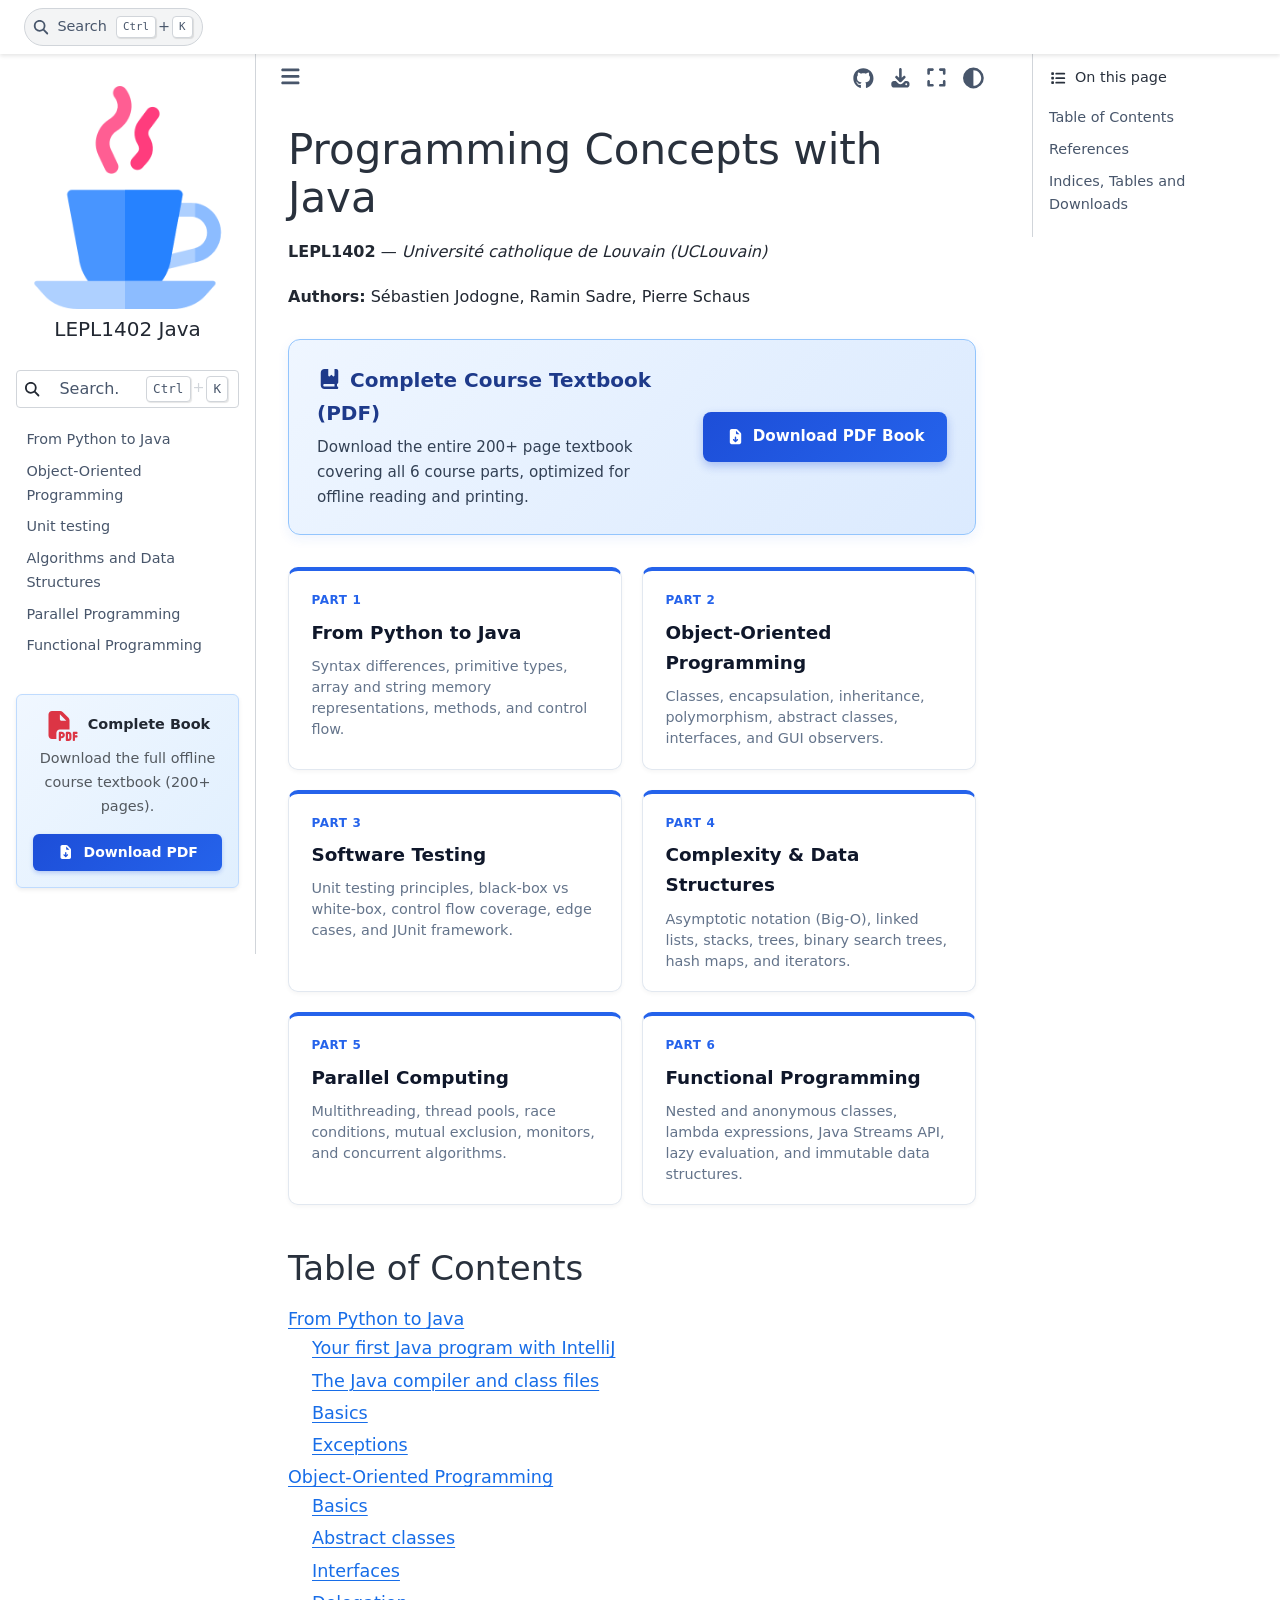
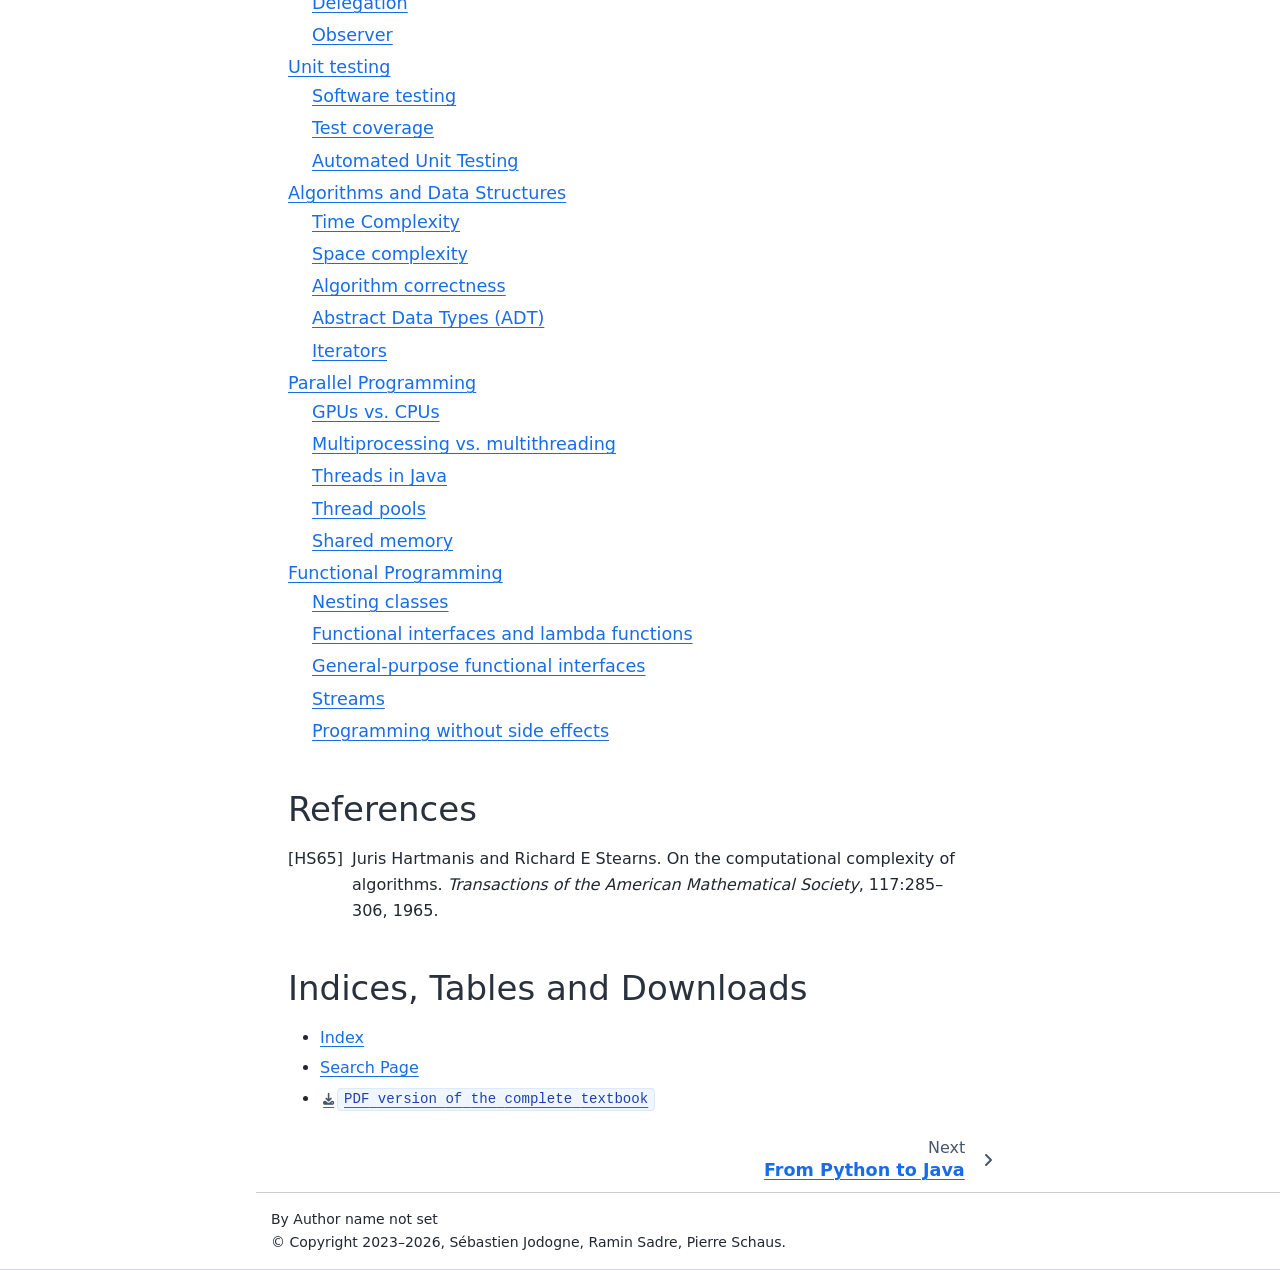
<file: index.html>
<!DOCTYPE html>


<html lang="en" data-content_root="./" >

  <head>
    <meta charset="utf-8" />
    <meta name="viewport" content="width=device-width, initial-scale=1.0" /><meta name="viewport" content="width=device-width, initial-scale=1" />

    <title>Programming Concepts with Java &#8212; LEPL1402  documentation</title>
  
  
  
  <script data-cfasync="false">
    document.documentElement.dataset.mode = localStorage.getItem("mode") || "";
    document.documentElement.dataset.theme = localStorage.getItem("theme") || "";
  </script>
  <!--
    this give us a css class that will be invisible only if js is disabled
  -->
  <noscript>
    <style>
      .pst-js-only { display: none !important; }

    </style>
  </noscript>
  
  <!-- Loaded before other Sphinx assets -->
  <link href="_static/styles/theme.css?digest=90905a2f556bf617f1a9" rel="stylesheet" />
<link href="_static/styles/pydata-sphinx-theme.css?digest=90905a2f556bf617f1a9" rel="stylesheet" />

    <link rel="stylesheet" type="text/css" href="_static/pygments.css?v=d75fae25" />
    <link rel="stylesheet" type="text/css" href="_static/styles/sphinx-book-theme.css?v=4418a689" />
    <link rel="stylesheet" type="text/css" href="_static/copybutton.css?v=76b2166b" />
    <link rel="stylesheet" type="text/css" href="_static/custom.css?v=4082b6a6" />
  
  <!-- So that users can add custom icons -->
  <script defer src="_static/scripts/fontawesome.js?digest=90905a2f556bf617f1a9"></script>
  <!-- Pre-loaded scripts that we'll load fully later -->
  <link rel="preload" as="script" href="_static/scripts/bootstrap.js?digest=90905a2f556bf617f1a9" />
<link rel="preload" as="script" href="_static/scripts/pydata-sphinx-theme.js?digest=90905a2f556bf617f1a9" />

    <script src="_static/documentation_options.js?v=c73c0f3e"></script>
    <script src="_static/doctools.js?v=fd6eb6e6"></script>
    <script src="_static/sphinx_highlight.js?v=6ffebe34"></script>
    <script src="_static/clipboard.min.js?v=a7894cd8"></script>
    <script src="_static/copybutton.js?v=30646c52"></script>
    <script src="_static/scripts/sphinx-book-theme.js?v=fab101a9"></script>
    <script>DOCUMENTATION_OPTIONS.pagename = 'index';</script>
    <script>DOCUMENTATION_OPTIONS.search_as_you_type = false;</script>
    <link rel="icon" href="_static/favicon.ico"/>
    <link rel="index" title="Index" href="genindex.html" />
    <link rel="search" title="Search" href="search.html" />
    <link rel="next" title="From Python to Java" href="part1.html" />
  <meta name="viewport" content="width=device-width, initial-scale=1"/>
  <meta name="docsearch:language" content="en"/>
  <meta name="docsearch:version" content="" />
  
    
    <script src="_static/searchtools.js"></script>
    <script src="_static/language_data.js"></script>
    <script src="searchindex.js"></script>
  
  </head>
  <body data-default-mode="">
  
  
  <div id="pst-skip-link" class="skip-link d-print-none"><a href="#main-content">Skip to main content</a></div>

  
  <div id="pst-scroll-pixel-helper"></div>
  
  <button type="button" class="btn rounded-pill" id="pst-back-to-top">
    <i class="fa-solid fa-arrow-up"></i>Back to top</button>
  
  
  
  
  <dialog id="pst-search-dialog">
    
<form class="bd-search d-flex align-items-center"
      action="search.html"
      method="get">
  <i class="fa-solid fa-magnifying-glass"></i>
  <input type="search"
         class="form-control"
         name="q"
         placeholder="Search..."
         aria-label="Search..."
         autocomplete="off"
         autocorrect="off"
         autocapitalize="off"
         spellcheck="false"/>
  <span class="search-button__kbd-shortcut"><kbd class="kbd-shortcut__modifier">Ctrl</kbd>+<kbd>K</kbd></span>
</form>
  </dialog>

  <div class="pst-async-banner-revealer d-none">
  <aside id="bd-header-version-warning" class="d-none d-print-none" aria-label="Version warning"></aside>
</div>

  
    <header id="pst-header" class="bd-header navbar navbar-expand-lg bd-navbar d-print-none">
<div class="bd-header__inner bd-page-width">
  <button class="pst-navbar-icon sidebar-toggle primary-toggle" aria-label="Site navigation">
    <span class="fa-solid fa-bars"></span>
  </button>
  
  
  <div class="col-lg-9 navbar-header-items">
    
    
    <div class="navbar-header-items__end">
      
        <div class="navbar-item navbar-persistent--container">
          

<button class="btn search-button-field search-button__button pst-js-only" title="Search" aria-label="Search" data-bs-placement="bottom" data-bs-toggle="tooltip">
 <i class="fa-solid fa-magnifying-glass"></i>
 <span class="search-button__default-text">Search</span>
 <span class="search-button__kbd-shortcut"><kbd class="kbd-shortcut__modifier">Ctrl</kbd>+<kbd class="kbd-shortcut__modifier">K</kbd></span>
</button>
        </div>
      
      
    </div>
    
  </div>
  
  
    <div class="navbar-persistent--mobile">

<button class="btn search-button-field search-button__button pst-js-only" title="Search" aria-label="Search" data-bs-placement="bottom" data-bs-toggle="tooltip">
 <i class="fa-solid fa-magnifying-glass"></i>
 <span class="search-button__default-text">Search</span>
 <span class="search-button__kbd-shortcut"><kbd class="kbd-shortcut__modifier">Ctrl</kbd>+<kbd class="kbd-shortcut__modifier">K</kbd></span>
</button>
    </div>
  

  
    <button class="pst-navbar-icon sidebar-toggle secondary-toggle" aria-label="On this page">
      <span class="fa-solid fa-outdent"></span>
    </button>
  
</div>

    </header>
  

  <div class="bd-container">
    <div class="bd-container__inner bd-page-width">
      
      
      
        
      
      <dialog id="pst-primary-sidebar-modal"></dialog>
      <div id="pst-primary-sidebar" class="bd-sidebar-primary bd-sidebar">
        

  
  <div class="sidebar-header-items sidebar-primary__section">
    
    
    
    
  </div>
  
    <div class="sidebar-primary-items__start sidebar-primary__section">
        <div class="sidebar-primary-item">

  
    
  

<a class="navbar-brand logo" href="#">
  
  
  
  
  
    
    
      
    
    
    <img src="_static/lepl1402.png" class="logo__image only-light" alt=""/>
    <img src="_static/lepl1402.png" class="logo__image only-dark pst-js-only" alt=""/>
  
  
    <p class="title logo__title">LEPL1402 Java</p>
  
</a></div>
        <div class="sidebar-primary-item">
<form class="bd-search d-flex align-items-center"
      action="search.html"
      method="get">
  <i class="fa-solid fa-magnifying-glass"></i>
  <input type="search"
         class="form-control"
         name="q"
         placeholder="Search..."
         aria-label="Search..."
         autocomplete="off"
         autocorrect="off"
         autocapitalize="off"
         spellcheck="false"/>
  <span class="search-button__kbd-shortcut"><kbd class="kbd-shortcut__modifier">Ctrl</kbd>+<kbd>K</kbd></span>
</form></div>
        <div class="sidebar-primary-item"><nav class="bd-links bd-docs-nav" aria-label="Main">
    <div class="bd-toc-item navbar-nav active">
        <ul class="nav bd-sidenav">
<li class="toctree-l1"><a class="reference internal" href="part1.html">From Python to Java</a></li>
<li class="toctree-l1"><a class="reference internal" href="part2.html">Object-Oriented Programming</a></li>
<li class="toctree-l1"><a class="reference internal" href="part3.html">Unit testing</a></li>
<li class="toctree-l1"><a class="reference internal" href="part4.html">Algorithms and Data Structures</a></li>
<li class="toctree-l1"><a class="reference internal" href="part5.html">Parallel Programming</a></li>
<li class="toctree-l1"><a class="reference internal" href="part6.html">Functional Programming</a></li>
</ul>

    </div>
</nav></div>
        <div class="sidebar-primary-item"><div class="sidebar-pdf-card mt-3 mb-2 p-3 text-center border rounded shadow-sm">
  <div class="d-flex align-items-center justify-content-center mb-2">
    <i class="fa-solid fa-file-pdf text-danger fs-3 me-2"></i>
    <span class="fw-bold">Complete Book</span>
  </div>
  <p class="small text-muted mb-3">Download the full offline course textbook (200+ pages).</p>
  <a href="_static/lepl1402.pdf" class="btn btn-sm btn-primary w-100 download-pdf-btn" download>
    <i class="fa-solid fa-file-arrow-down me-1"></i> Download PDF
  </a>
</div></div>
    </div>
  
  
  <div class="sidebar-primary-items__end sidebar-primary__section">
      <div class="sidebar-primary-item">
<div id="ethical-ad-placement"
      class="flat"
      data-ea-publisher="readthedocs"
      data-ea-type="readthedocs-sidebar"
      data-ea-manual="true">
</div></div>
  </div>


      </div>
      
      <main id="main-content" class="bd-main" role="main">
        
        

<div class="sbt-scroll-pixel-helper"></div>

          <div class="bd-content">
            <div class="bd-article-container">
              
              <div class="bd-header-article d-print-none">
<div class="header-article-items header-article__inner">
  
    <div class="header-article-items__start">
      
        <div class="header-article-item"><button class="sidebar-toggle primary-toggle btn btn-sm" title="Toggle primary sidebar" data-bs-placement="bottom" data-bs-toggle="tooltip">
  <span class="fa-solid fa-bars"></span>
</button></div>
      
    </div>
  
  
    <div class="header-article-items__end">
      
        <div class="header-article-item">

<div class="article-header-buttons">





<div class="dropdown dropdown-source-buttons">
  <button class="btn dropdown-toggle" type="button" data-bs-toggle="dropdown" aria-expanded="false" aria-label="Source repositories">
    <i class="fab fa-github"></i>
  </button>
  <ul class="dropdown-menu">
      
      
      
      <li><a href="https://github.com/pschaus/book_lepl1402" target="_blank"
   class="btn btn-sm btn-source-repository-button dropdown-item"
   title="Source repository"
   data-bs-placement="left" data-bs-toggle="tooltip"
>
  

<span class="btn__icon-container">
  <i class="fab fa-github"></i>
  </span>
<span class="btn__text-container">Repository</span>
</a>
</li>
      
      
      
      
      <li><a href="https://github.com/pschaus/book_lepl1402/issues/new?title=Issue%20on%20page%20%2Findex.html&body=Your%20issue%20content%20here." target="_blank"
   class="btn btn-sm btn-source-issues-button dropdown-item"
   title="Open an issue"
   data-bs-placement="left" data-bs-toggle="tooltip"
>
  

<span class="btn__icon-container">
  <i class="fas fa-lightbulb"></i>
  </span>
<span class="btn__text-container">Open issue</span>
</a>
</li>
      
  </ul>
</div>






<div class="dropdown dropdown-download-buttons">
  <button class="btn dropdown-toggle" type="button" data-bs-toggle="dropdown" aria-expanded="false" aria-label="Download this page">
    <i class="fas fa-download"></i>
  </button>
  <ul class="dropdown-menu">
      
      
      
      <li><a href="_sources/index.rst" target="_blank"
   class="btn btn-sm btn-download-source-button dropdown-item"
   title="Download source file"
   data-bs-placement="left" data-bs-toggle="tooltip"
>
  

<span class="btn__icon-container">
  <i class="fas fa-file"></i>
  </span>
<span class="btn__text-container">.rst</span>
</a>
</li>
      
      
      
      
      <li>
<button onclick="window.print()"
  class="btn btn-sm btn-download-pdf-button dropdown-item"
  title="Print to PDF"
  data-bs-placement="left" data-bs-toggle="tooltip"
>
  

<span class="btn__icon-container">
  <i class="fas fa-file-pdf"></i>
  </span>
<span class="btn__text-container">.pdf</span>
</button>
</li>
      
  </ul>
</div>




<button onclick="toggleFullScreen()"
  class="btn btn-sm btn-fullscreen-button pst-navbar-icon"
  title="Fullscreen mode"
  data-bs-placement="bottom" data-bs-toggle="tooltip"
>
  

<span class="btn__icon-container">
  <i class="fas fa-expand"></i>
  </span>

</button>



<div class="theme-switch-container dropdown pst-js-only" data-bs-toggle="tooltip" data-bs-placement="bottom" title="Color mode">
  <button class="btn btn-sm nav-link pst-navbar-icon theme-switch-button dropdown-toggle" aria-label="Color mode" data-bs-toggle="dropdown">
    <i class="theme-switch fa-solid fa-sun fa-lg fa-fw" data-mode="light" title="Light"></i>
    <i class="theme-switch fa-solid fa-moon fa-lg fa-fw" data-mode="dark" title="Dark"></i>
    <i class="theme-switch fa-solid fa-circle-half-stroke fa-lg fa-fw" data-mode="auto" title="System Settings"></i>
  </button>
  <ul class="dropdown-menu dropdown-menu-end">
    <li><button class="dropdown-item d-flex align-items-center theme-change-button" data-mode="auto"><i class="fa-solid fa-circle-half-stroke fa-lg fa-fw me-1"></i>System Settings</button></li>
    <li><button class="dropdown-item d-flex align-items-center theme-change-button" data-mode="light"><i class="fa-solid fa-sun fa-lg fa-fw me-1"></i>Light</button></li>
    <li><button class="dropdown-item d-flex align-items-center theme-change-button" data-mode="dark"><i class="fa-solid fa-moon fa-lg fa-fw me-1"></i>Dark</button></li>
  </ul>
</div>


<button class="btn btn-sm pst-navbar-icon search-button search-button__button pst-js-only" title="Search" aria-label="Search" data-bs-placement="bottom" data-bs-toggle="tooltip">
    <i class="fa-solid fa-magnifying-glass fa-lg"></i>
</button>
<button class="sidebar-toggle secondary-toggle btn btn-sm pst-navbar-icon" title="Toggle secondary sidebar" data-bs-placement="bottom" data-bs-toggle="tooltip">
    <span class="fa-solid fa-list"></span>
</button>
</div></div>
      
    </div>
  
</div>
</div>
              
              

<div id="jb-print-docs-body" class="onlyprint">
    <h1>Programming Concepts with Java</h1>
    <!-- Table of contents -->
    <div id="print-main-content">
        <div id="jb-print-toc">
            
            <div>
                <h2> On this page </h2>
            </div>
            <nav aria-label="Page">
                <ul class="pst-show_toc_level nav section-nav flex-column">
<li class="toc-h2 nav-item toc-entry"><a class="reference internal nav-link" href="#table-of-contents">Table of Contents</a></li>
<li class="toc-h2 nav-item toc-entry"><a class="reference internal nav-link" href="#references">References</a></li>
<li class="toc-h2 nav-item toc-entry"><a class="reference internal nav-link" href="#indices-tables-and-downloads">Indices, Tables and Downloads</a></li>
</ul>
            </nav>
        </div>
    </div>
</div>

              
                
<div id="searchbox"></div>
                <article class="bd-article">
                  
  <section id="programming-concepts-with-java">
<h1>Programming Concepts with Java<a class="headerlink" href="#programming-concepts-with-java" title="Link to this heading">#</a></h1>
<p><strong>LEPL1402</strong> — <em>Université catholique de Louvain (UCLouvain)</em></p>
<p><strong>Authors:</strong> Sébastien Jodogne, Ramin Sadre, Pierre Schaus</p>
<div class="hero-pdf-banner">
  <div>
    <div class="hero-pdf-title"><i class="fa-solid fa-book-bookmark me-2"></i>Complete Course Textbook (PDF)</div>
    <p class="hero-pdf-desc">Download the entire 200+ page textbook covering all 6 course parts, optimized for offline reading and printing.</p>
  </div>
  <a href="_static/lepl1402.pdf" class="hero-pdf-btn" download>
    <i class="fa-solid fa-file-arrow-down"></i> Download PDF Book
  </a>
</div>

<div class="parts-grid">
  <a href="part1.html" class="part-card">
    <span class="part-card-badge">Part 1</span>
    <div class="part-card-title">From Python to Java</div>
    <p class="part-card-desc">Syntax differences, primitive types, array and string memory representations, methods, and control flow.</p>
  </a>
  <a href="part2.html" class="part-card">
    <span class="part-card-badge">Part 2</span>
    <div class="part-card-title">Object-Oriented Programming</div>
    <p class="part-card-desc">Classes, encapsulation, inheritance, polymorphism, abstract classes, interfaces, and GUI observers.</p>
  </a>
  <a href="part3.html" class="part-card">
    <span class="part-card-badge">Part 3</span>
    <div class="part-card-title">Software Testing</div>
    <p class="part-card-desc">Unit testing principles, black-box vs white-box, control flow coverage, edge cases, and JUnit framework.</p>
  </a>
  <a href="part4.html" class="part-card">
    <span class="part-card-badge">Part 4</span>
    <div class="part-card-title">Complexity & Data Structures</div>
    <p class="part-card-desc">Asymptotic notation (Big-O), linked lists, stacks, trees, binary search trees, hash maps, and iterators.</p>
  </a>
  <a href="part5.html" class="part-card">
    <span class="part-card-badge">Part 5</span>
    <div class="part-card-title">Parallel Computing</div>
    <p class="part-card-desc">Multithreading, thread pools, race conditions, mutual exclusion, monitors, and concurrent algorithms.</p>
  </a>
  <a href="part6.html" class="part-card">
    <span class="part-card-badge">Part 6</span>
    <div class="part-card-title">Functional Programming</div>
    <p class="part-card-desc">Nested and anonymous classes, lambda expressions, Java Streams API, lazy evaluation, and immutable data structures.</p>
  </a>
</div><section id="table-of-contents">
<h2>Table of Contents<a class="headerlink" href="#table-of-contents" title="Link to this heading">#</a></h2>
<div class="toctree-wrapper compound">
<ul>
<li class="toctree-l1"><a class="reference internal" href="part1.html">From Python to Java</a><ul>
<li class="toctree-l2"><a class="reference internal" href="part1.html#your-first-java-program-with-intellij">Your first Java program with IntelliJ</a></li>
<li class="toctree-l2"><a class="reference internal" href="part1.html#the-java-compiler-and-class-files">The Java compiler and class files</a></li>
<li class="toctree-l2"><a class="reference internal" href="part1.html#basics">Basics</a></li>
<li class="toctree-l2"><a class="reference internal" href="part1.html#exceptions">Exceptions</a></li>
</ul>
</li>
<li class="toctree-l1"><a class="reference internal" href="part2.html">Object-Oriented Programming</a><ul>
<li class="toctree-l2"><a class="reference internal" href="part2.html#basics">Basics</a></li>
<li class="toctree-l2"><a class="reference internal" href="part2.html#abstract-classes">Abstract classes</a></li>
<li class="toctree-l2"><a class="reference internal" href="part2.html#interfaces">Interfaces</a></li>
<li class="toctree-l2"><a class="reference internal" href="part2.html#delegation">Delegation</a></li>
<li class="toctree-l2"><a class="reference internal" href="part2.html#observer">Observer</a></li>
</ul>
</li>
<li class="toctree-l1"><a class="reference internal" href="part3.html">Unit testing</a><ul>
<li class="toctree-l2"><a class="reference internal" href="part3.html#software-testing">Software testing</a></li>
<li class="toctree-l2"><a class="reference internal" href="part3.html#test-coverage">Test coverage</a></li>
<li class="toctree-l2"><a class="reference internal" href="part3.html#automated-unit-testing">Automated Unit Testing</a></li>
</ul>
</li>
<li class="toctree-l1"><a class="reference internal" href="part4.html">Algorithms and Data Structures</a><ul>
<li class="toctree-l2"><a class="reference internal" href="part4.html#time-complexity">Time Complexity</a></li>
<li class="toctree-l2"><a class="reference internal" href="part4.html#space-complexity">Space complexity</a></li>
<li class="toctree-l2"><a class="reference internal" href="part4.html#algorithm-correctness">Algorithm correctness</a></li>
<li class="toctree-l2"><a class="reference internal" href="part4.html#abstract-data-types-adt">Abstract Data Types (ADT)</a></li>
<li class="toctree-l2"><a class="reference internal" href="part4.html#id7">Iterators</a></li>
</ul>
</li>
<li class="toctree-l1"><a class="reference internal" href="part5.html">Parallel Programming</a><ul>
<li class="toctree-l2"><a class="reference internal" href="part5.html#gpus-vs-cpus">GPUs vs. CPUs</a></li>
<li class="toctree-l2"><a class="reference internal" href="part5.html#multiprocessing-vs-multithreading">Multiprocessing vs. multithreading</a></li>
<li class="toctree-l2"><a class="reference internal" href="part5.html#threads-in-java">Threads in Java</a></li>
<li class="toctree-l2"><a class="reference internal" href="part5.html#thread-pools">Thread pools</a></li>
<li class="toctree-l2"><a class="reference internal" href="part5.html#shared-memory">Shared memory</a></li>
</ul>
</li>
<li class="toctree-l1"><a class="reference internal" href="part6.html">Functional Programming</a><ul>
<li class="toctree-l2"><a class="reference internal" href="part6.html#nesting-classes">Nesting classes</a></li>
<li class="toctree-l2"><a class="reference internal" href="part6.html#functional-interfaces-and-lambda-functions">Functional interfaces and lambda functions</a></li>
<li class="toctree-l2"><a class="reference internal" href="part6.html#general-purpose-functional-interfaces">General-purpose functional interfaces</a></li>
<li class="toctree-l2"><a class="reference internal" href="part6.html#streams">Streams</a></li>
<li class="toctree-l2"><a class="reference internal" href="part6.html#programming-without-side-effects">Programming without side effects</a></li>
</ul>
</li>
</ul>
</div>
</section>
<section id="references">
<h2>References<a class="headerlink" href="#references" title="Link to this heading">#</a></h2>
<div class="docutils container" id="id1">
<div role="list" class="citation-list">
<div class="citation" id="id3" role="doc-biblioentry">
<span class="label"><span class="fn-bracket">[</span>HS65<span class="fn-bracket">]</span></span>
<p>Juris Hartmanis and Richard E Stearns. On the computational complexity of algorithms. <em>Transactions of the American Mathematical Society</em>, 117:285–306, 1965.</p>
</div>
</div>
</div>
</section>
<section id="indices-tables-and-downloads">
<h2>Indices, Tables and Downloads<a class="headerlink" href="#indices-tables-and-downloads" title="Link to this heading">#</a></h2>
<ul class="simple">
<li><p><a class="reference internal" href="genindex.html"><span class="std std-ref">Index</span></a></p></li>
<li><p><a class="reference internal" href="search.html"><span class="std std-ref">Search Page</span></a></p></li>
<li><p><a class="reference download internal" download="" href="_downloads/5203fcaf647457e9b93f3088bac4bc58/lepl1402.pdf"><code class="xref download docutils literal notranslate"><span class="pre">PDF</span> <span class="pre">version</span> <span class="pre">of</span> <span class="pre">the</span> <span class="pre">complete</span> <span class="pre">textbook</span></code></a></p></li>
</ul>
</section>
</section>


                </article>
              

              
              
              
              
                <footer class="prev-next-footer d-print-none">
                  
<div class="prev-next-area">
    <a class="right-next"
       href="part1.html"
       title="next page">
      <div class="prev-next-info">
        <p class="prev-next-subtitle">next</p>
        <p class="prev-next-title">From Python to Java</p>
      </div>
      <i class="fa-solid fa-angle-right"></i>
    </a>
</div>
                </footer>
              
            </div>
            
            
              
                <dialog id="pst-secondary-sidebar-modal"></dialog>
                <div id="pst-secondary-sidebar" class="bd-sidebar-secondary bd-toc"><div class="sidebar-secondary-items sidebar-secondary__inner">


  <div class="sidebar-secondary-item"><div
    id="pst-page-navigation-heading-2"
    class="page-toc tocsection onthispage">
    <i class="fa-solid fa-list"></i> On this page
  </div>
  <nav id="pst-page-toc-nav" class="page-toc" aria-labelledby="pst-page-navigation-heading-2">
    <ul class="pst-show_toc_level nav section-nav flex-column">
<li class="toc-h2 nav-item toc-entry"><a class="reference internal nav-link" href="#table-of-contents">Table of Contents</a></li>
<li class="toc-h2 nav-item toc-entry"><a class="reference internal nav-link" href="#references">References</a></li>
<li class="toc-h2 nav-item toc-entry"><a class="reference internal nav-link" href="#indices-tables-and-downloads">Indices, Tables and Downloads</a></li>
</ul>
  </nav></div>

</div></div>
              
            
          </div>
          <footer class="bd-footer-content">
            
<div class="bd-footer-content__inner container">
  
  <div class="footer-item">
    
<p class="component-author">
By Author name not set
</p>

  </div>
  
  <div class="footer-item">
    

  <p class="copyright">
    
      © Copyright 2023–2026, Sébastien Jodogne, Ramin Sadre, Pierre Schaus.
      <br/>
    
  </p>

  </div>
  
  <div class="footer-item">
    
  </div>
  
  <div class="footer-item">
    
  </div>
  
</div>
          </footer>
        

      </main>
    </div>
  </div>
  
  <!-- Scripts loaded after <body> so the DOM is not blocked -->
  <script defer src="_static/scripts/bootstrap.js?digest=90905a2f556bf617f1a9"></script>
<script defer src="_static/scripts/pydata-sphinx-theme.js?digest=90905a2f556bf617f1a9"></script>


  <footer class="bd-footer">
  </footer>

<script>
// Open external links in a new window with security attributes
document.addEventListener("DOMContentLoaded", function() {
    var links = document.querySelectorAll("a[href^='http://'], a[href^='https://']");
    links.forEach(function(link) {
        if (link.hostname !== window.location.hostname) {
            link.setAttribute("target", "_blank");
            link.setAttribute("rel", "noopener noreferrer");
        }
    });
});
</script>

  </body>
</html>
</file>
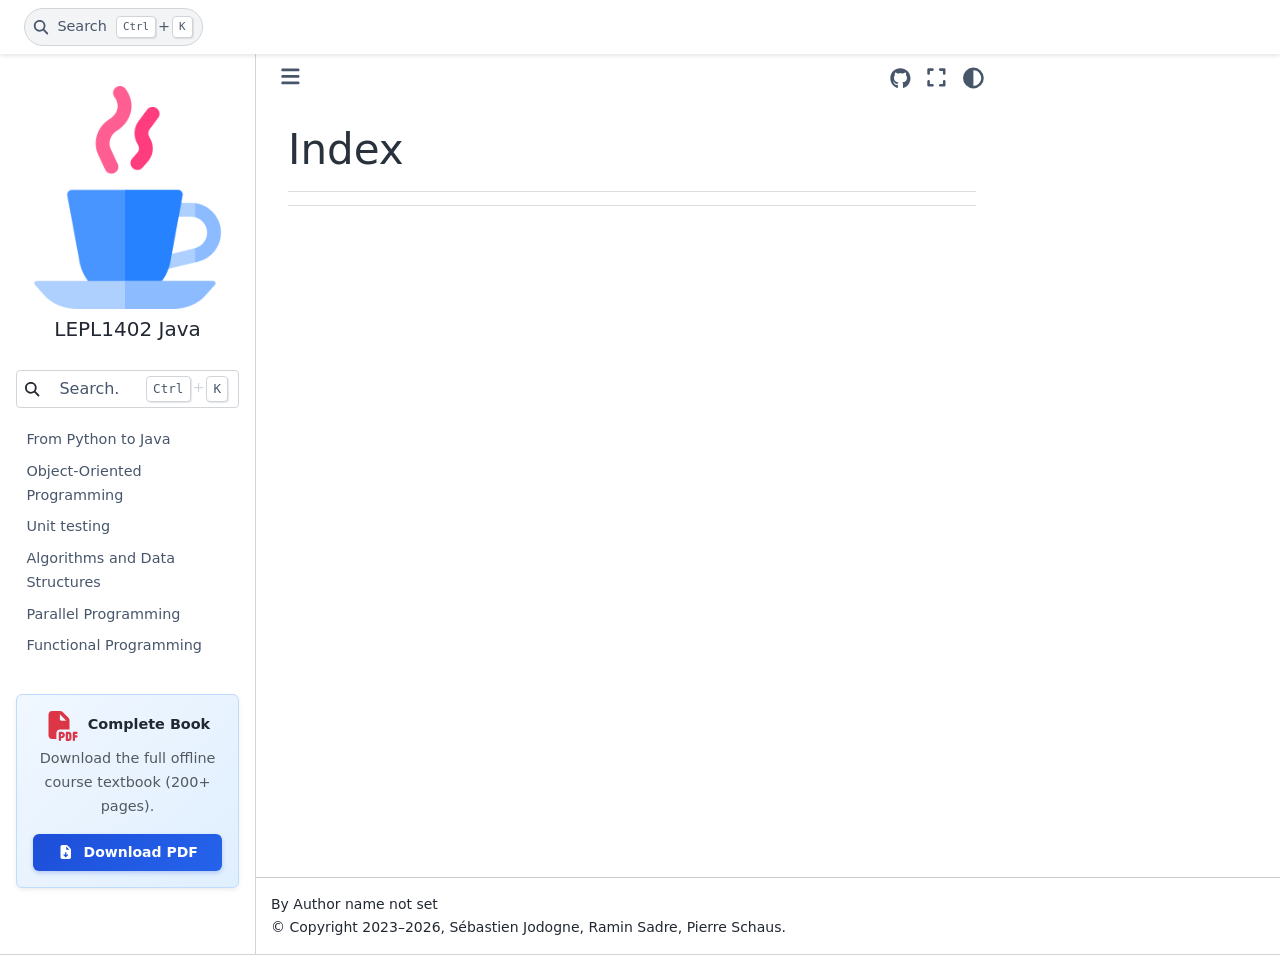
<file: genindex.html>
<!DOCTYPE html>


<html lang="en" data-content_root="./" >

  <head>
    <meta charset="utf-8" />
    <meta name="viewport" content="width=device-width, initial-scale=1.0" />
    <title>Index &#8212; LEPL1402  documentation</title>
  
  
  
  <script data-cfasync="false">
    document.documentElement.dataset.mode = localStorage.getItem("mode") || "";
    document.documentElement.dataset.theme = localStorage.getItem("theme") || "";
  </script>
  <!--
    this give us a css class that will be invisible only if js is disabled
  -->
  <noscript>
    <style>
      .pst-js-only { display: none !important; }

    </style>
  </noscript>
  
  <!-- Loaded before other Sphinx assets -->
  <link href="_static/styles/theme.css?digest=90905a2f556bf617f1a9" rel="stylesheet" />
<link href="_static/styles/pydata-sphinx-theme.css?digest=90905a2f556bf617f1a9" rel="stylesheet" />

    <link rel="stylesheet" type="text/css" href="_static/pygments.css?v=d75fae25" />
    <link rel="stylesheet" type="text/css" href="_static/styles/sphinx-book-theme.css?v=4418a689" />
    <link rel="stylesheet" type="text/css" href="_static/copybutton.css?v=76b2166b" />
    <link rel="stylesheet" type="text/css" href="_static/custom.css?v=4082b6a6" />
  
  <!-- So that users can add custom icons -->
  <script defer src="_static/scripts/fontawesome.js?digest=90905a2f556bf617f1a9"></script>
  <!-- Pre-loaded scripts that we'll load fully later -->
  <link rel="preload" as="script" href="_static/scripts/bootstrap.js?digest=90905a2f556bf617f1a9" />
<link rel="preload" as="script" href="_static/scripts/pydata-sphinx-theme.js?digest=90905a2f556bf617f1a9" />

    <script src="_static/documentation_options.js?v=c73c0f3e"></script>
    <script src="_static/doctools.js?v=fd6eb6e6"></script>
    <script src="_static/sphinx_highlight.js?v=6ffebe34"></script>
    <script src="_static/clipboard.min.js?v=a7894cd8"></script>
    <script src="_static/copybutton.js?v=30646c52"></script>
    <script src="_static/scripts/sphinx-book-theme.js?v=fab101a9"></script>
    <script>DOCUMENTATION_OPTIONS.pagename = 'genindex';</script>
    <script>DOCUMENTATION_OPTIONS.search_as_you_type = false;</script>
    <link rel="icon" href="_static/favicon.ico"/>
    <link rel="index" title="Index" href="#" />
    <link rel="search" title="Search" href="search.html" />
  <meta name="viewport" content="width=device-width, initial-scale=1"/>
  <meta name="docsearch:language" content="en"/>
  <meta name="docsearch:version" content="" />
  
    
    <script src="_static/searchtools.js"></script>
    <script src="_static/language_data.js"></script>
    <script src="searchindex.js"></script>
  
  </head>
  <body data-default-mode="">
  
  
  <div id="pst-skip-link" class="skip-link d-print-none"><a href="#main-content">Skip to main content</a></div>

  
  <div id="pst-scroll-pixel-helper"></div>
  
  <button type="button" class="btn rounded-pill" id="pst-back-to-top">
    <i class="fa-solid fa-arrow-up"></i>Back to top</button>
  
  
  
  
  <dialog id="pst-search-dialog">
    
<form class="bd-search d-flex align-items-center"
      action="search.html"
      method="get">
  <i class="fa-solid fa-magnifying-glass"></i>
  <input type="search"
         class="form-control"
         name="q"
         placeholder="Search..."
         aria-label="Search..."
         autocomplete="off"
         autocorrect="off"
         autocapitalize="off"
         spellcheck="false"/>
  <span class="search-button__kbd-shortcut"><kbd class="kbd-shortcut__modifier">Ctrl</kbd>+<kbd>K</kbd></span>
</form>
  </dialog>

  <div class="pst-async-banner-revealer d-none">
  <aside id="bd-header-version-warning" class="d-none d-print-none" aria-label="Version warning"></aside>
</div>

  
    <header id="pst-header" class="bd-header navbar navbar-expand-lg bd-navbar d-print-none">
<div class="bd-header__inner bd-page-width">
  <button class="pst-navbar-icon sidebar-toggle primary-toggle" aria-label="Site navigation">
    <span class="fa-solid fa-bars"></span>
  </button>
  
  
  <div class="col-lg-9 navbar-header-items">
    
    
    <div class="navbar-header-items__end">
      
        <div class="navbar-item navbar-persistent--container">
          

<button class="btn search-button-field search-button__button pst-js-only" title="Search" aria-label="Search" data-bs-placement="bottom" data-bs-toggle="tooltip">
 <i class="fa-solid fa-magnifying-glass"></i>
 <span class="search-button__default-text">Search</span>
 <span class="search-button__kbd-shortcut"><kbd class="kbd-shortcut__modifier">Ctrl</kbd>+<kbd class="kbd-shortcut__modifier">K</kbd></span>
</button>
        </div>
      
      
    </div>
    
  </div>
  
  
    <div class="navbar-persistent--mobile">

<button class="btn search-button-field search-button__button pst-js-only" title="Search" aria-label="Search" data-bs-placement="bottom" data-bs-toggle="tooltip">
 <i class="fa-solid fa-magnifying-glass"></i>
 <span class="search-button__default-text">Search</span>
 <span class="search-button__kbd-shortcut"><kbd class="kbd-shortcut__modifier">Ctrl</kbd>+<kbd class="kbd-shortcut__modifier">K</kbd></span>
</button>
    </div>
  

  
</div>

    </header>
  

  <div class="bd-container">
    <div class="bd-container__inner bd-page-width">
      
      
      
        
      
      <dialog id="pst-primary-sidebar-modal"></dialog>
      <div id="pst-primary-sidebar" class="bd-sidebar-primary bd-sidebar">
        

  
  <div class="sidebar-header-items sidebar-primary__section">
    
    
    
    
  </div>
  
    <div class="sidebar-primary-items__start sidebar-primary__section">
        <div class="sidebar-primary-item">

  
    
  

<a class="navbar-brand logo" href="index.html">
  
  
  
  
  
    
    
      
    
    
    <img src="_static/lepl1402.png" class="logo__image only-light" alt=""/>
    <img src="_static/lepl1402.png" class="logo__image only-dark pst-js-only" alt=""/>
  
  
    <p class="title logo__title">LEPL1402 Java</p>
  
</a></div>
        <div class="sidebar-primary-item">
<form class="bd-search d-flex align-items-center"
      action="search.html"
      method="get">
  <i class="fa-solid fa-magnifying-glass"></i>
  <input type="search"
         class="form-control"
         name="q"
         placeholder="Search..."
         aria-label="Search..."
         autocomplete="off"
         autocorrect="off"
         autocapitalize="off"
         spellcheck="false"/>
  <span class="search-button__kbd-shortcut"><kbd class="kbd-shortcut__modifier">Ctrl</kbd>+<kbd>K</kbd></span>
</form></div>
        <div class="sidebar-primary-item"><nav class="bd-links bd-docs-nav" aria-label="Main">
    <div class="bd-toc-item navbar-nav active">
        <ul class="nav bd-sidenav">
<li class="toctree-l1"><a class="reference internal" href="part1.html">From Python to Java</a></li>
<li class="toctree-l1"><a class="reference internal" href="part2.html">Object-Oriented Programming</a></li>
<li class="toctree-l1"><a class="reference internal" href="part3.html">Unit testing</a></li>
<li class="toctree-l1"><a class="reference internal" href="part4.html">Algorithms and Data Structures</a></li>
<li class="toctree-l1"><a class="reference internal" href="part5.html">Parallel Programming</a></li>
<li class="toctree-l1"><a class="reference internal" href="part6.html">Functional Programming</a></li>
</ul>

    </div>
</nav></div>
        <div class="sidebar-primary-item"><div class="sidebar-pdf-card mt-3 mb-2 p-3 text-center border rounded shadow-sm">
  <div class="d-flex align-items-center justify-content-center mb-2">
    <i class="fa-solid fa-file-pdf text-danger fs-3 me-2"></i>
    <span class="fw-bold">Complete Book</span>
  </div>
  <p class="small text-muted mb-3">Download the full offline course textbook (200+ pages).</p>
  <a href="_static/lepl1402.pdf" class="btn btn-sm btn-primary w-100 download-pdf-btn" download>
    <i class="fa-solid fa-file-arrow-down me-1"></i> Download PDF
  </a>
</div></div>
    </div>
  
  
  <div class="sidebar-primary-items__end sidebar-primary__section">
      <div class="sidebar-primary-item">
<div id="ethical-ad-placement"
      class="flat"
      data-ea-publisher="readthedocs"
      data-ea-type="readthedocs-sidebar"
      data-ea-manual="true">
</div></div>
  </div>


      </div>
      
      <main id="main-content" class="bd-main" role="main">
        
        

<div class="sbt-scroll-pixel-helper"></div>

          <div class="bd-content">
            <div class="bd-article-container">
              
              <div class="bd-header-article d-print-none">
<div class="header-article-items header-article__inner">
  
    <div class="header-article-items__start">
      
        <div class="header-article-item"><button class="sidebar-toggle primary-toggle btn btn-sm" title="Toggle primary sidebar" data-bs-placement="bottom" data-bs-toggle="tooltip">
  <span class="fa-solid fa-bars"></span>
</button></div>
      
    </div>
  
  
    <div class="header-article-items__end">
      
        <div class="header-article-item">

<div class="article-header-buttons">





<div class="dropdown dropdown-source-buttons">
  <button class="btn dropdown-toggle" type="button" data-bs-toggle="dropdown" aria-expanded="false" aria-label="Source repositories">
    <i class="fab fa-github"></i>
  </button>
  <ul class="dropdown-menu">
      
      
      
      <li><a href="https://github.com/pschaus/book_lepl1402" target="_blank"
   class="btn btn-sm btn-source-repository-button dropdown-item"
   title="Source repository"
   data-bs-placement="left" data-bs-toggle="tooltip"
>
  

<span class="btn__icon-container">
  <i class="fab fa-github"></i>
  </span>
<span class="btn__text-container">Repository</span>
</a>
</li>
      
      
      
      
      <li><a href="https://github.com/pschaus/book_lepl1402/issues/new?title=Issue%20on%20page%20%2Fgenindex.html&body=Your%20issue%20content%20here." target="_blank"
   class="btn btn-sm btn-source-issues-button dropdown-item"
   title="Open an issue"
   data-bs-placement="left" data-bs-toggle="tooltip"
>
  

<span class="btn__icon-container">
  <i class="fas fa-lightbulb"></i>
  </span>
<span class="btn__text-container">Open issue</span>
</a>
</li>
      
  </ul>
</div>




<button onclick="toggleFullScreen()"
  class="btn btn-sm btn-fullscreen-button pst-navbar-icon"
  title="Fullscreen mode"
  data-bs-placement="bottom" data-bs-toggle="tooltip"
>
  

<span class="btn__icon-container">
  <i class="fas fa-expand"></i>
  </span>

</button>



<div class="theme-switch-container dropdown pst-js-only" data-bs-toggle="tooltip" data-bs-placement="bottom" title="Color mode">
  <button class="btn btn-sm nav-link pst-navbar-icon theme-switch-button dropdown-toggle" aria-label="Color mode" data-bs-toggle="dropdown">
    <i class="theme-switch fa-solid fa-sun fa-lg fa-fw" data-mode="light" title="Light"></i>
    <i class="theme-switch fa-solid fa-moon fa-lg fa-fw" data-mode="dark" title="Dark"></i>
    <i class="theme-switch fa-solid fa-circle-half-stroke fa-lg fa-fw" data-mode="auto" title="System Settings"></i>
  </button>
  <ul class="dropdown-menu dropdown-menu-end">
    <li><button class="dropdown-item d-flex align-items-center theme-change-button" data-mode="auto"><i class="fa-solid fa-circle-half-stroke fa-lg fa-fw me-1"></i>System Settings</button></li>
    <li><button class="dropdown-item d-flex align-items-center theme-change-button" data-mode="light"><i class="fa-solid fa-sun fa-lg fa-fw me-1"></i>Light</button></li>
    <li><button class="dropdown-item d-flex align-items-center theme-change-button" data-mode="dark"><i class="fa-solid fa-moon fa-lg fa-fw me-1"></i>Dark</button></li>
  </ul>
</div>


<button class="btn btn-sm pst-navbar-icon search-button search-button__button pst-js-only" title="Search" aria-label="Search" data-bs-placement="bottom" data-bs-toggle="tooltip">
    <i class="fa-solid fa-magnifying-glass fa-lg"></i>
</button>

</div></div>
      
    </div>
  
</div>
</div>
              
              

<div id="jb-print-docs-body" class="onlyprint">
    <h1></h1>
    <!-- Table of contents -->
    <div id="print-main-content">
        <div id="jb-print-toc">
            
        </div>
    </div>
</div>

              
                
<div id="searchbox"></div>
                <article class="bd-article">
                  

<h1 id="index">Index</h1>

<div class="genindex-jumpbox">
 
</div>


                </article>
              

              
              
              
              
                <footer class="prev-next-footer d-print-none">
                  
<div class="prev-next-area">
</div>
                </footer>
              
            </div>
            
            
              
            
          </div>
          <footer class="bd-footer-content">
            
<div class="bd-footer-content__inner container">
  
  <div class="footer-item">
    
<p class="component-author">
By Author name not set
</p>

  </div>
  
  <div class="footer-item">
    

  <p class="copyright">
    
      © Copyright 2023–2026, Sébastien Jodogne, Ramin Sadre, Pierre Schaus.
      <br/>
    
  </p>

  </div>
  
  <div class="footer-item">
    
  </div>
  
  <div class="footer-item">
    
  </div>
  
</div>
          </footer>
        

      </main>
    </div>
  </div>
  
  <!-- Scripts loaded after <body> so the DOM is not blocked -->
  <script defer src="_static/scripts/bootstrap.js?digest=90905a2f556bf617f1a9"></script>
<script defer src="_static/scripts/pydata-sphinx-theme.js?digest=90905a2f556bf617f1a9"></script>


  <footer class="bd-footer">
  </footer>

<script>
// Open external links in a new window with security attributes
document.addEventListener("DOMContentLoaded", function() {
    var links = document.querySelectorAll("a[href^='http://'], a[href^='https://']");
    links.forEach(function(link) {
        if (link.hostname !== window.location.hostname) {
            link.setAttribute("target", "_blank");
            link.setAttribute("rel", "noopener noreferrer");
        }
    });
});
</script>

  </body>
</html>
</file>
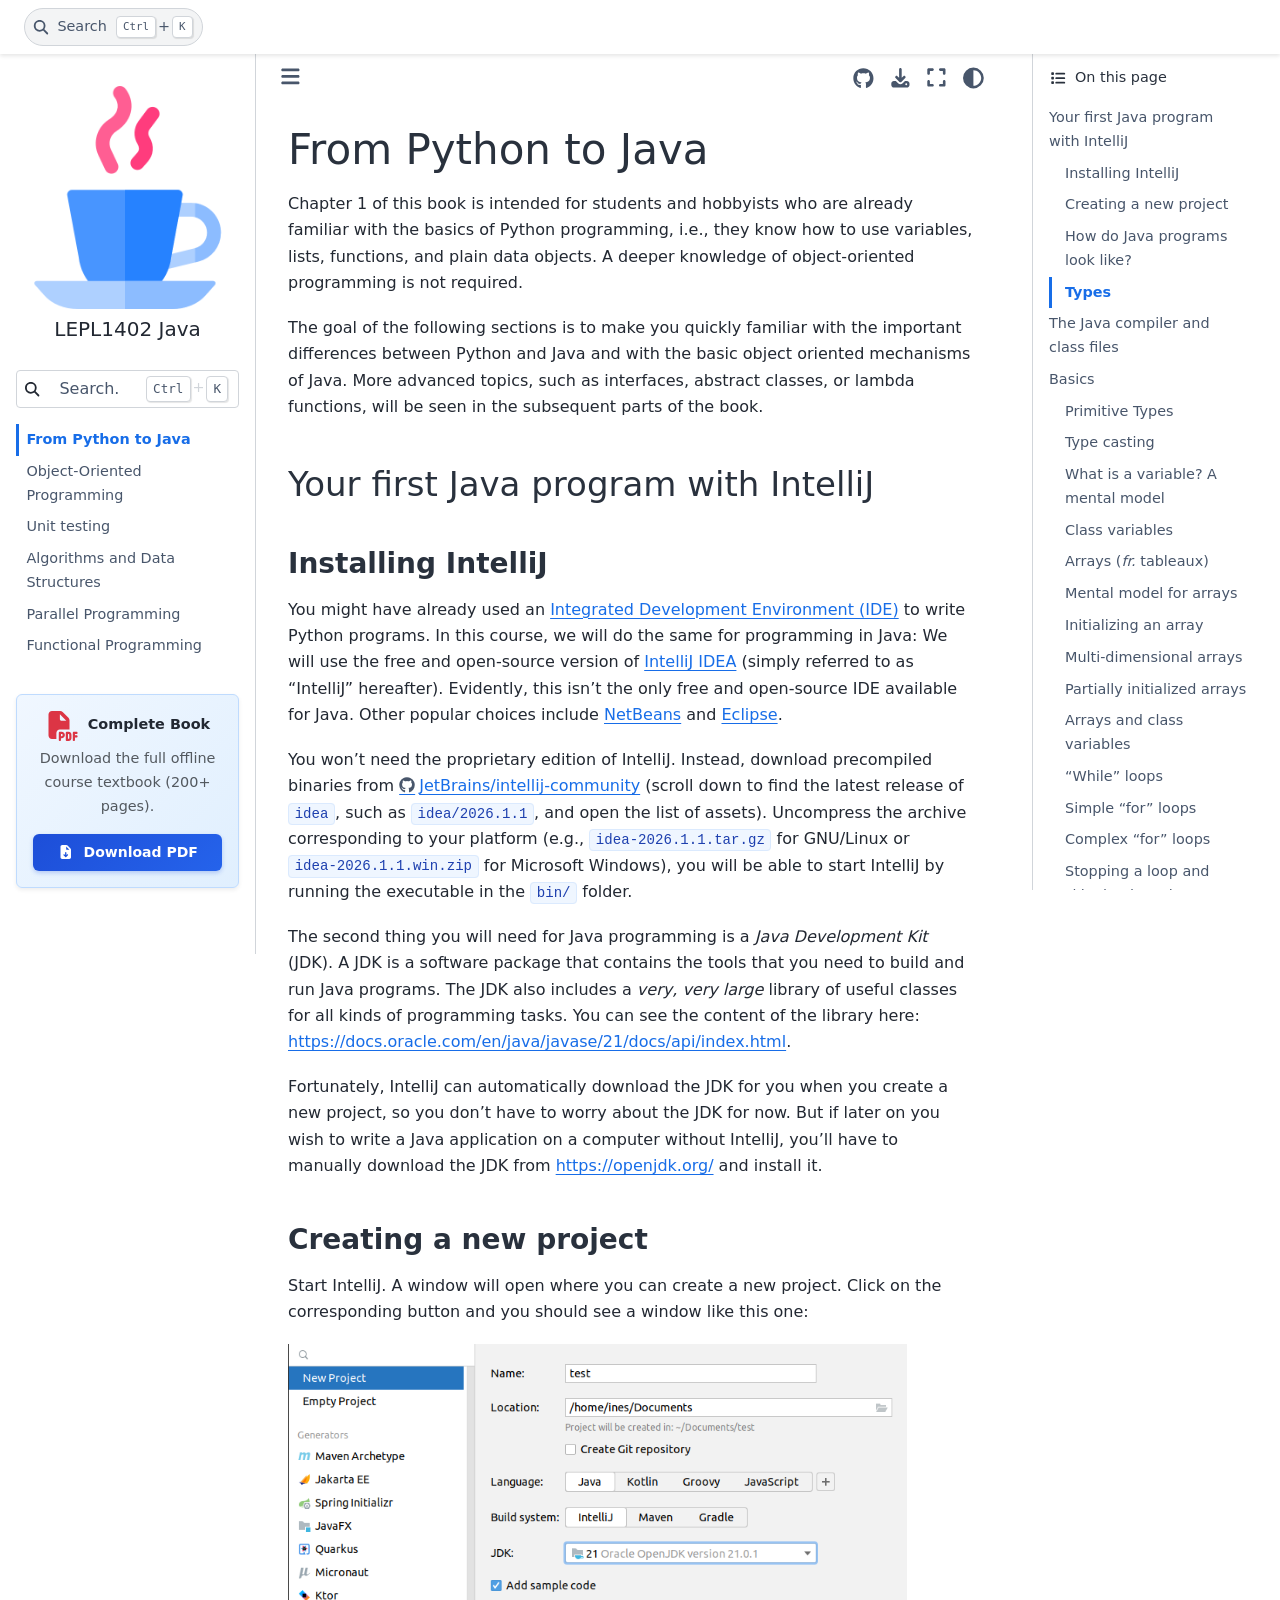
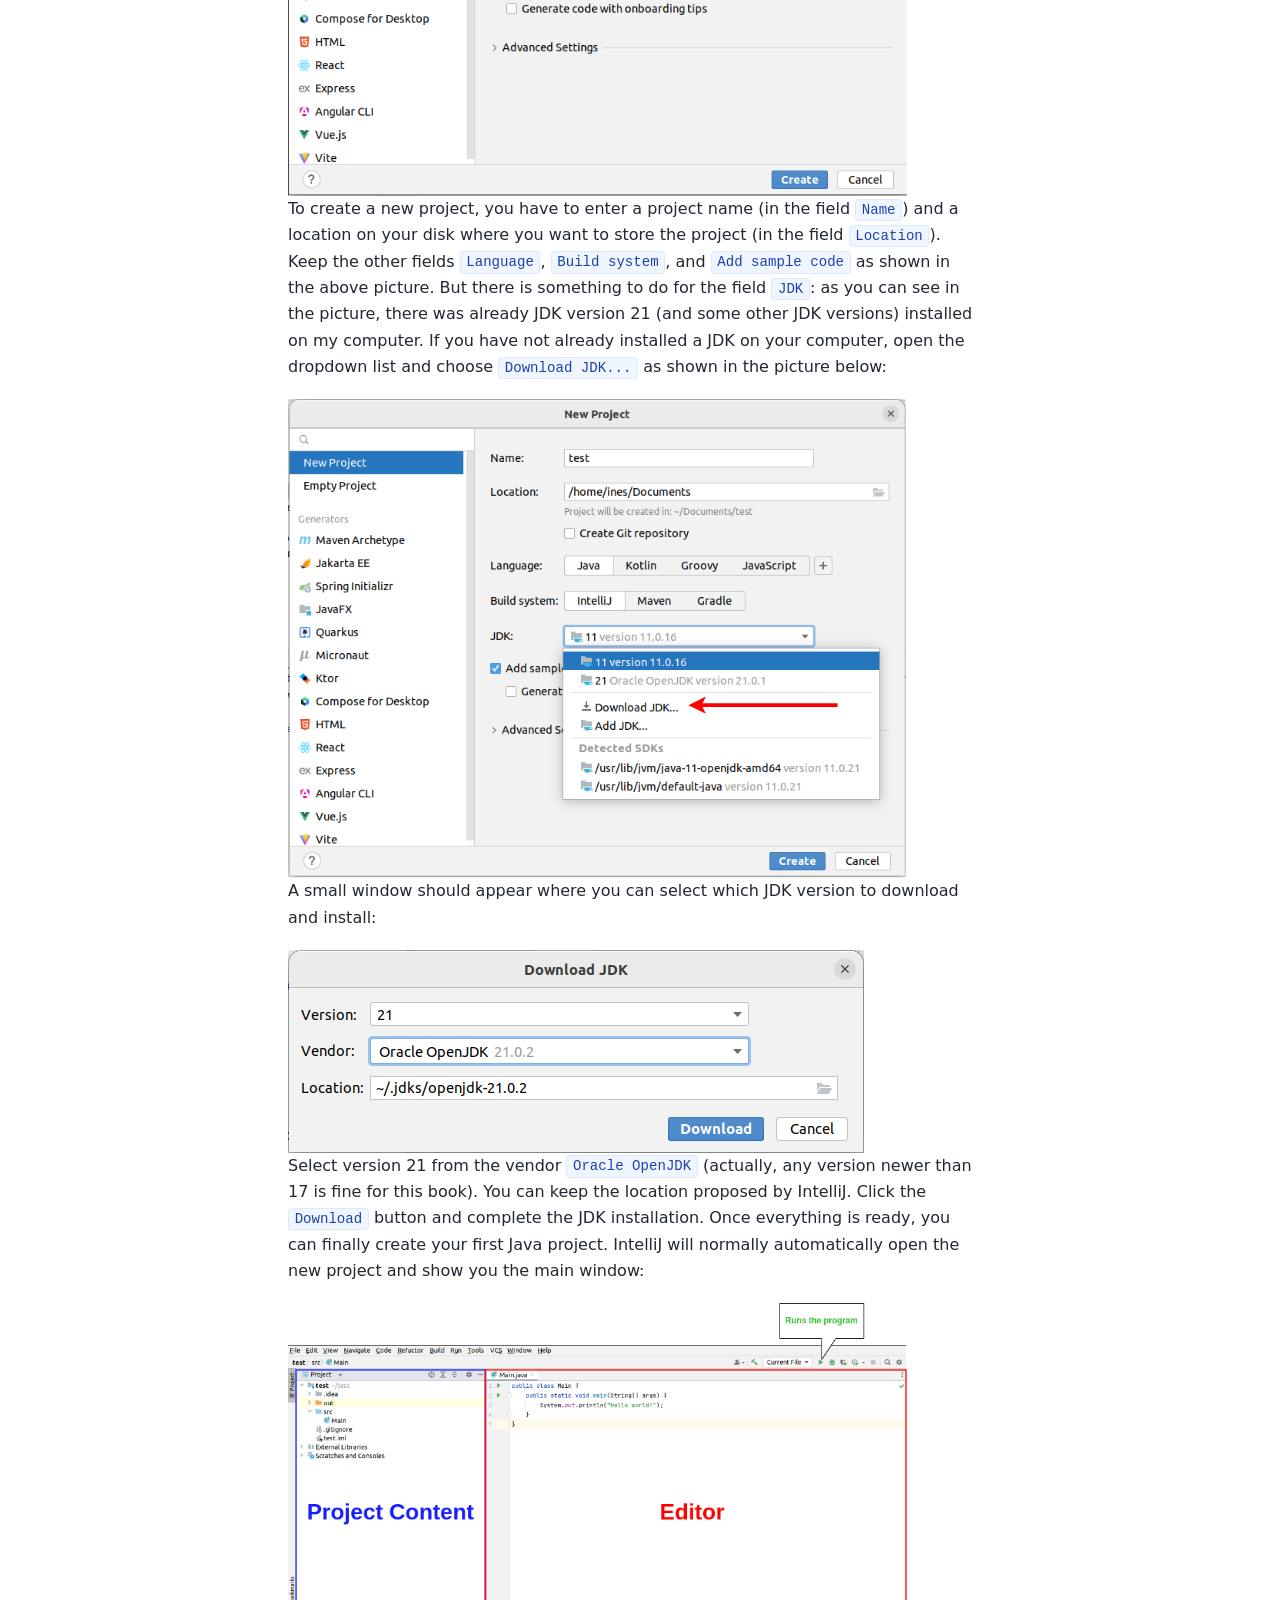
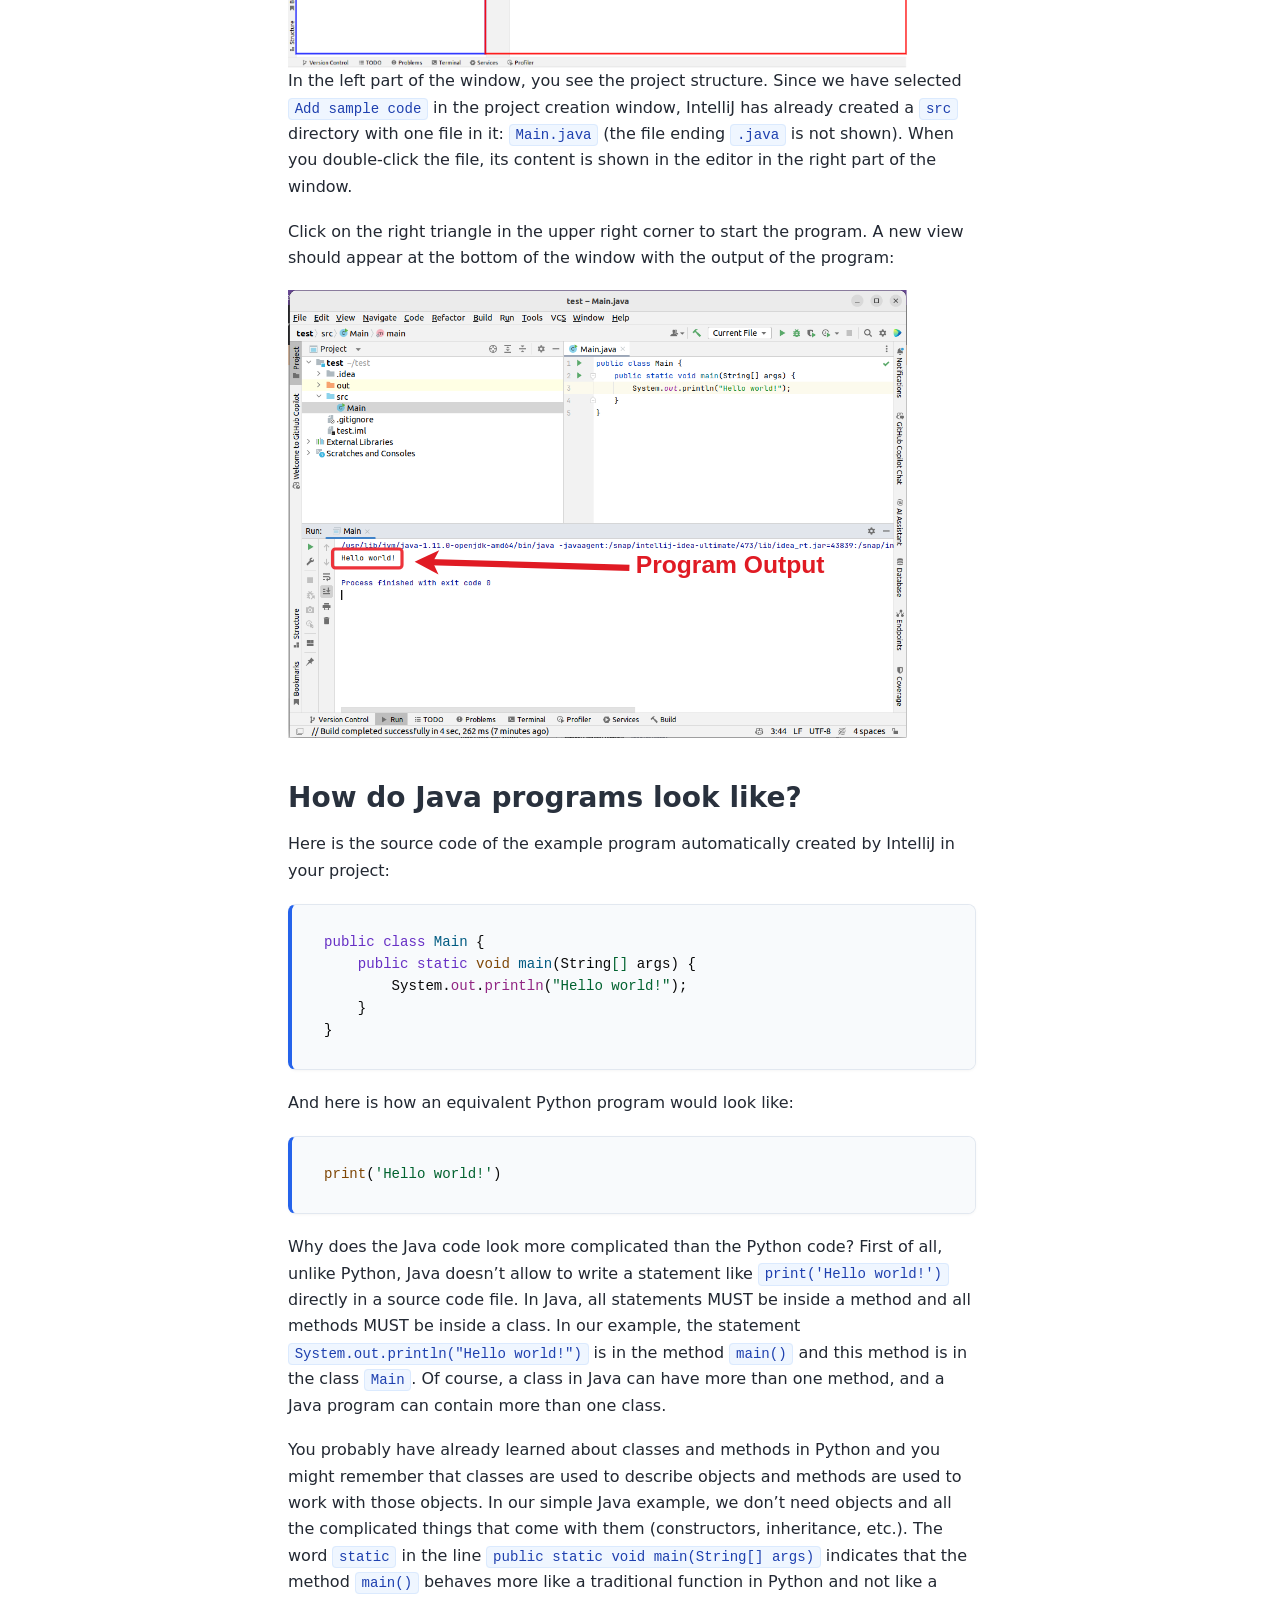
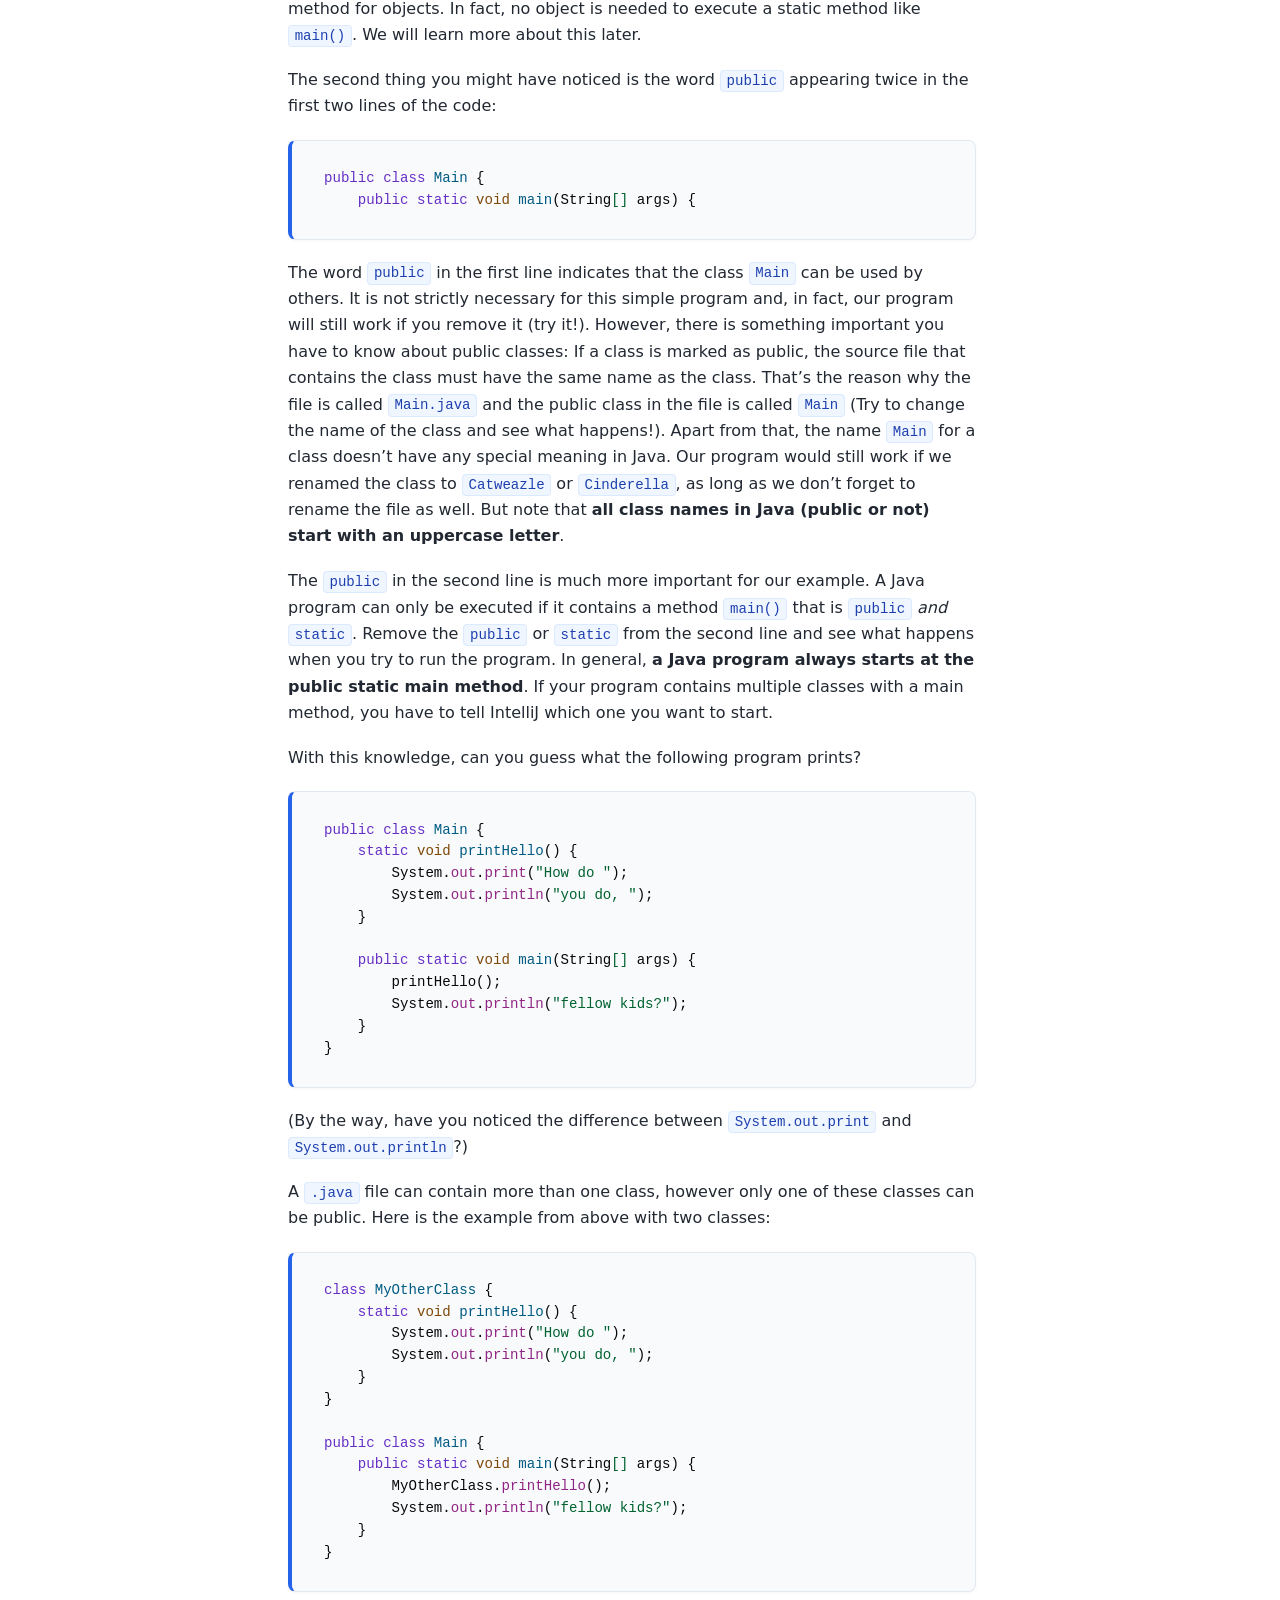
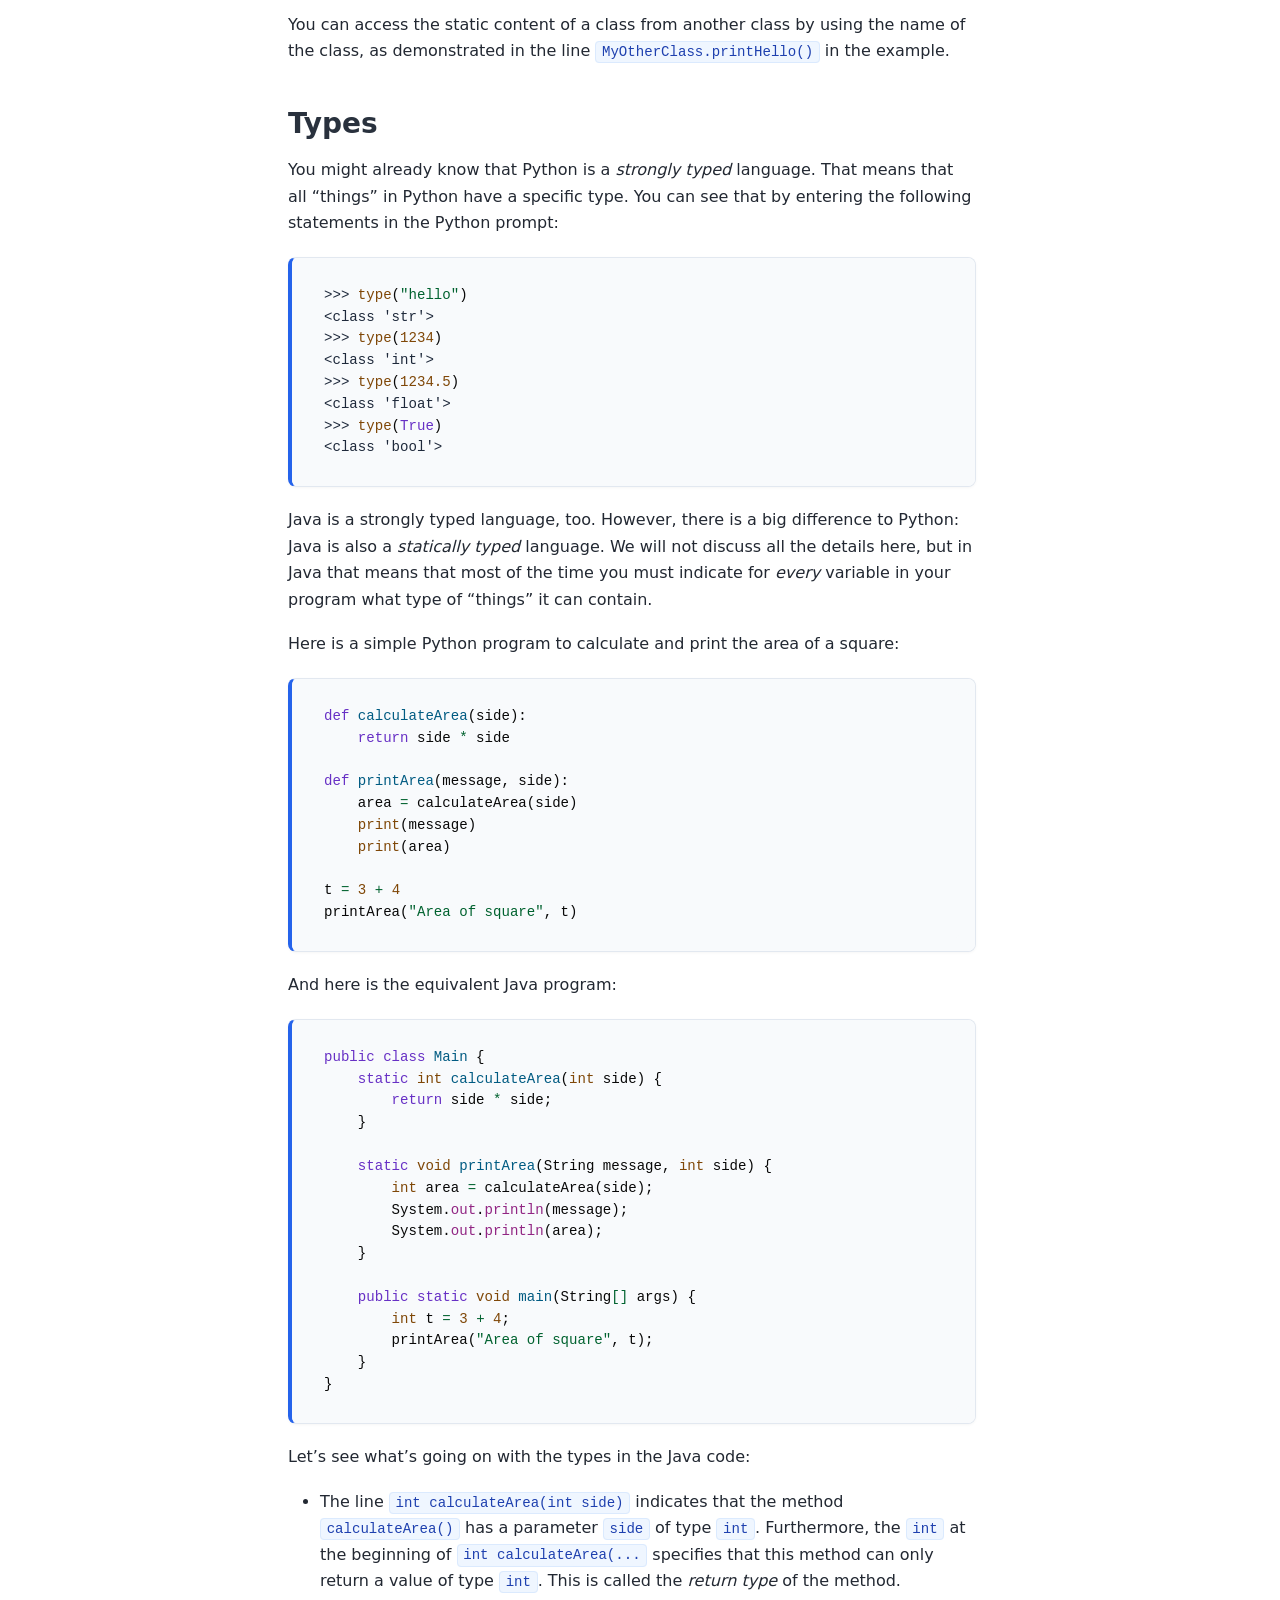
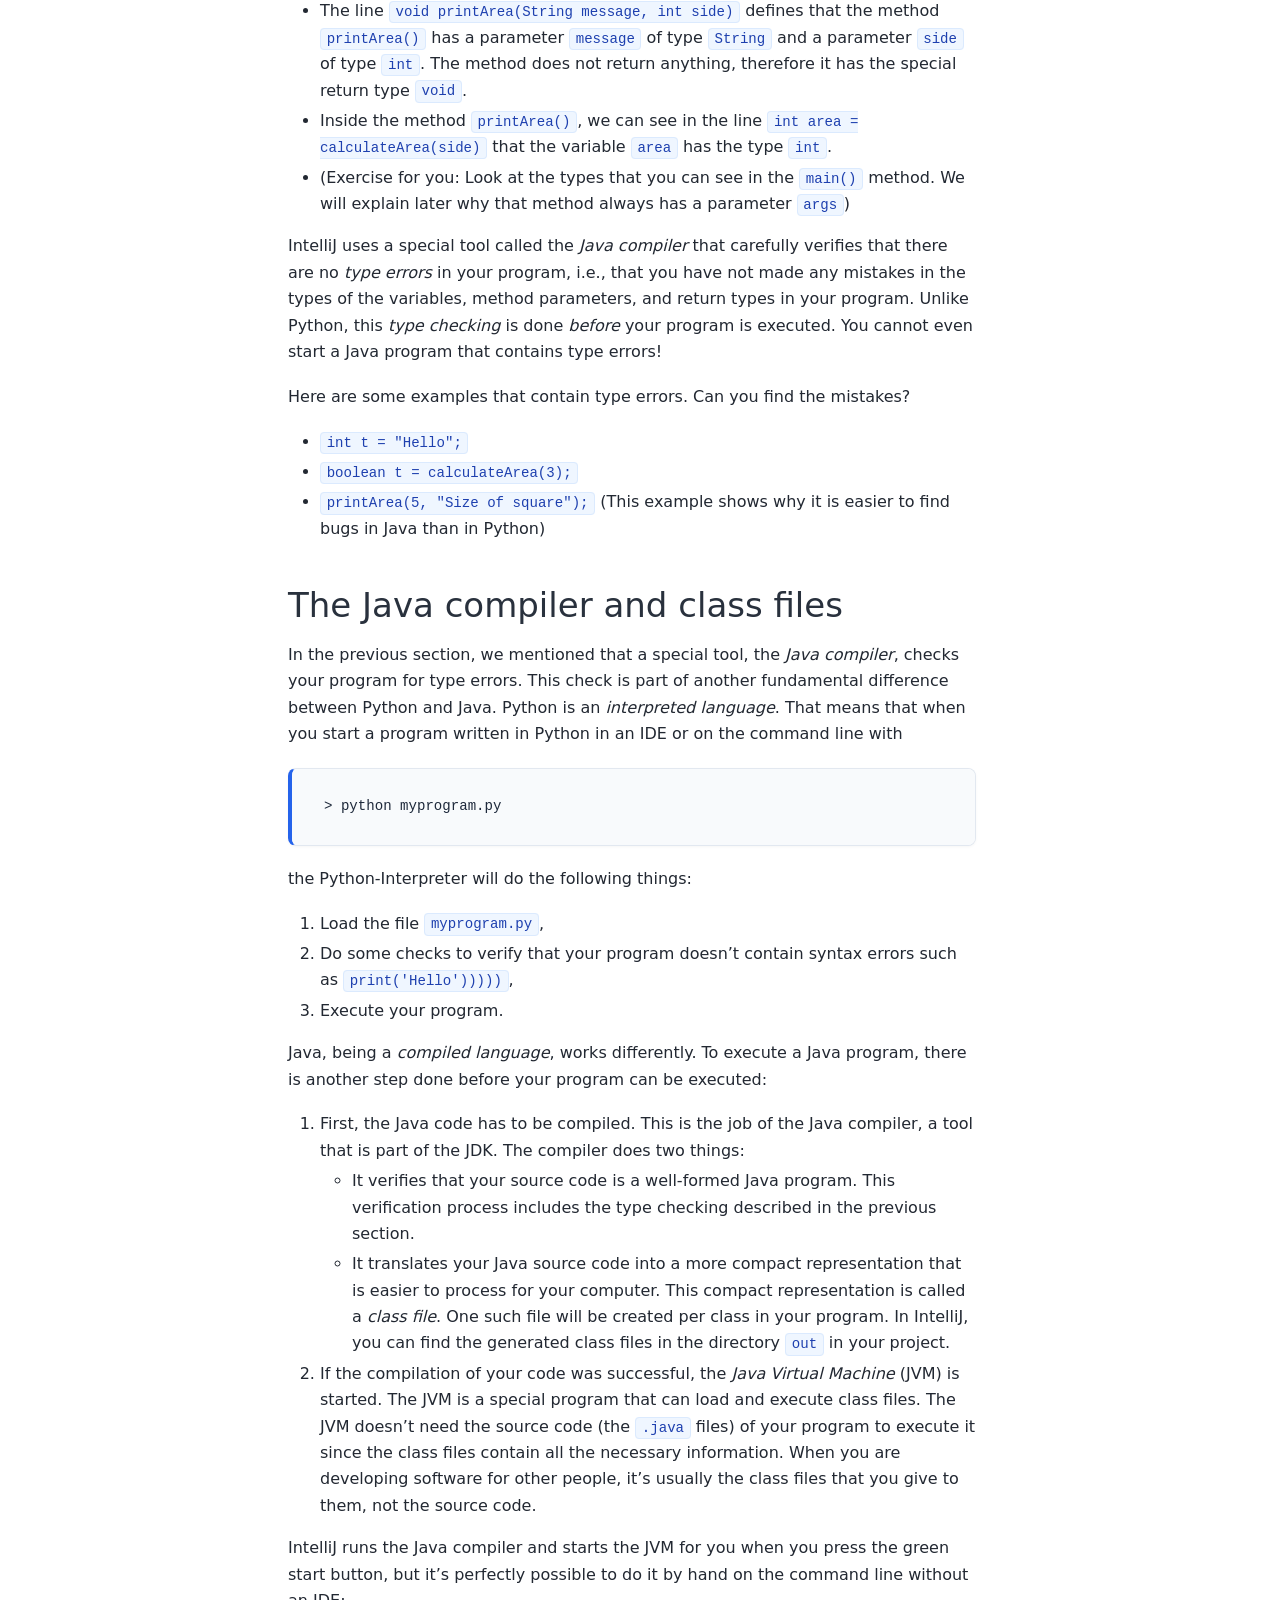
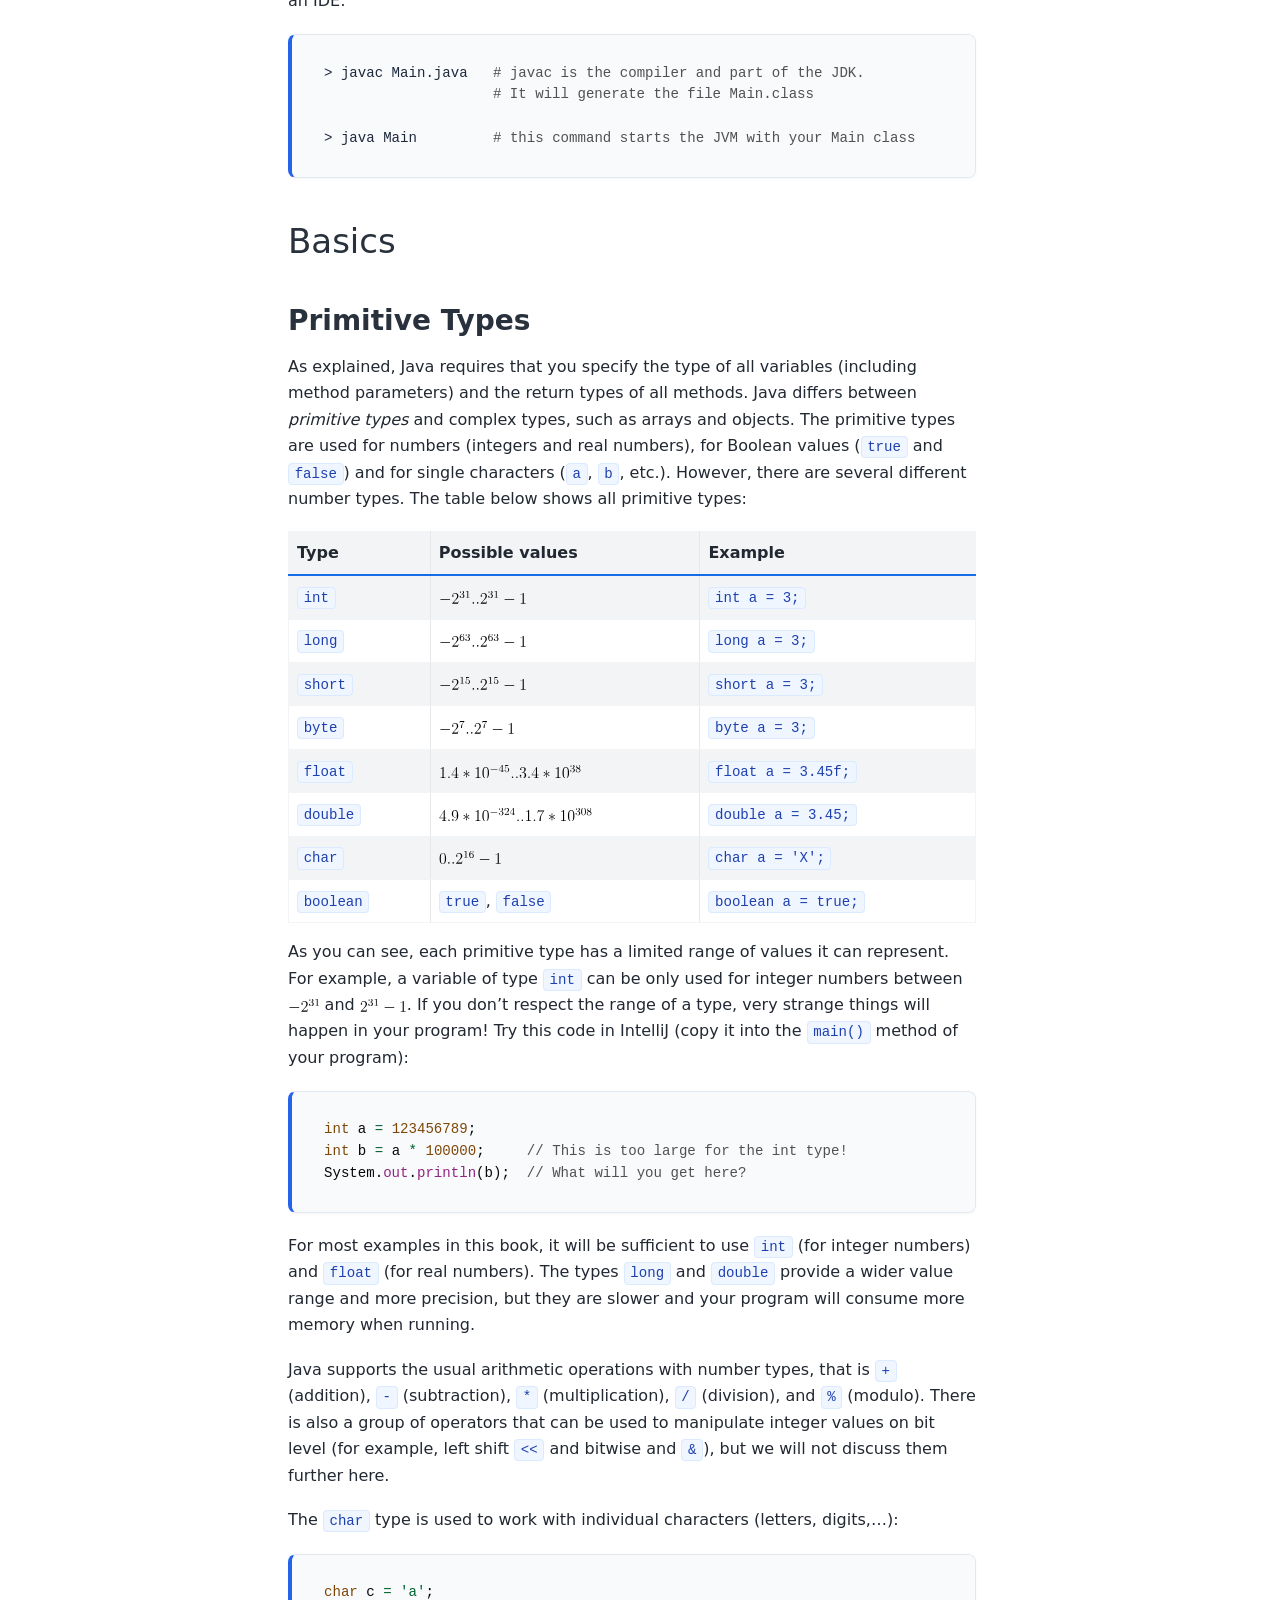
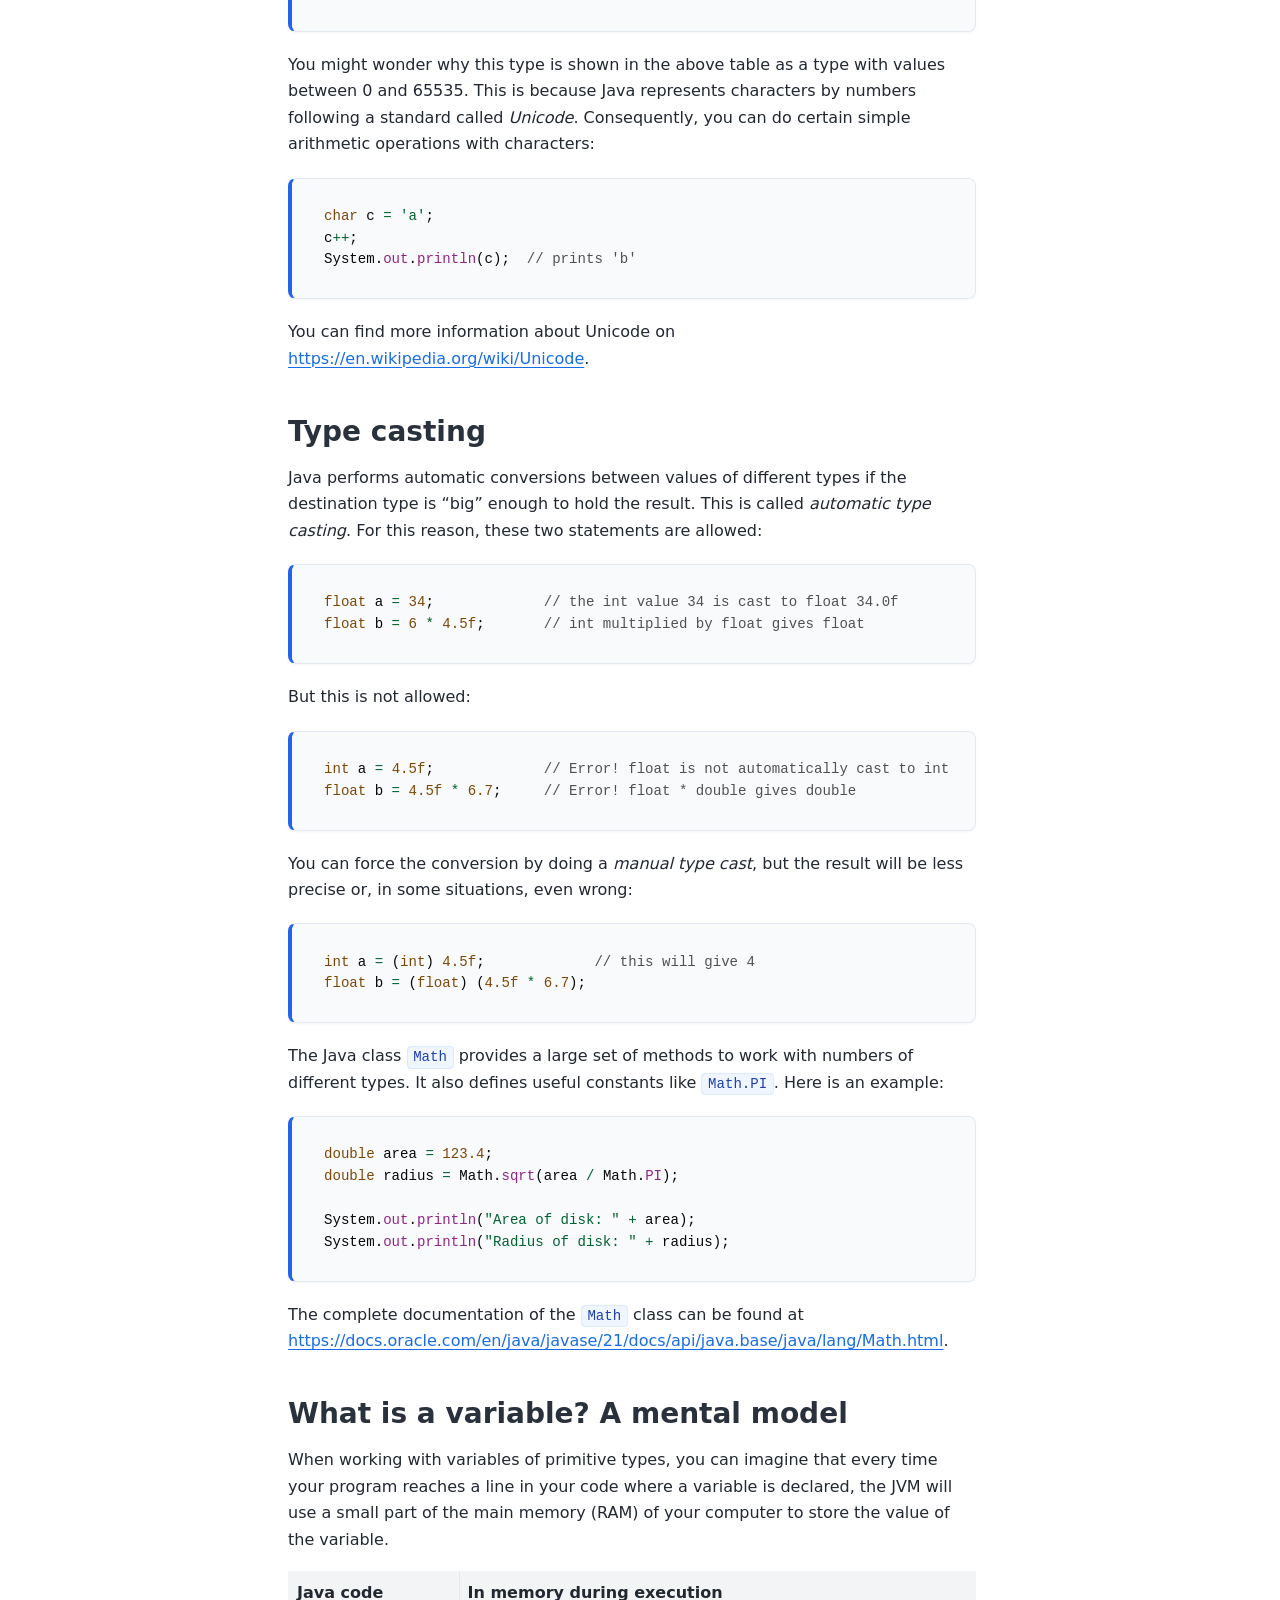
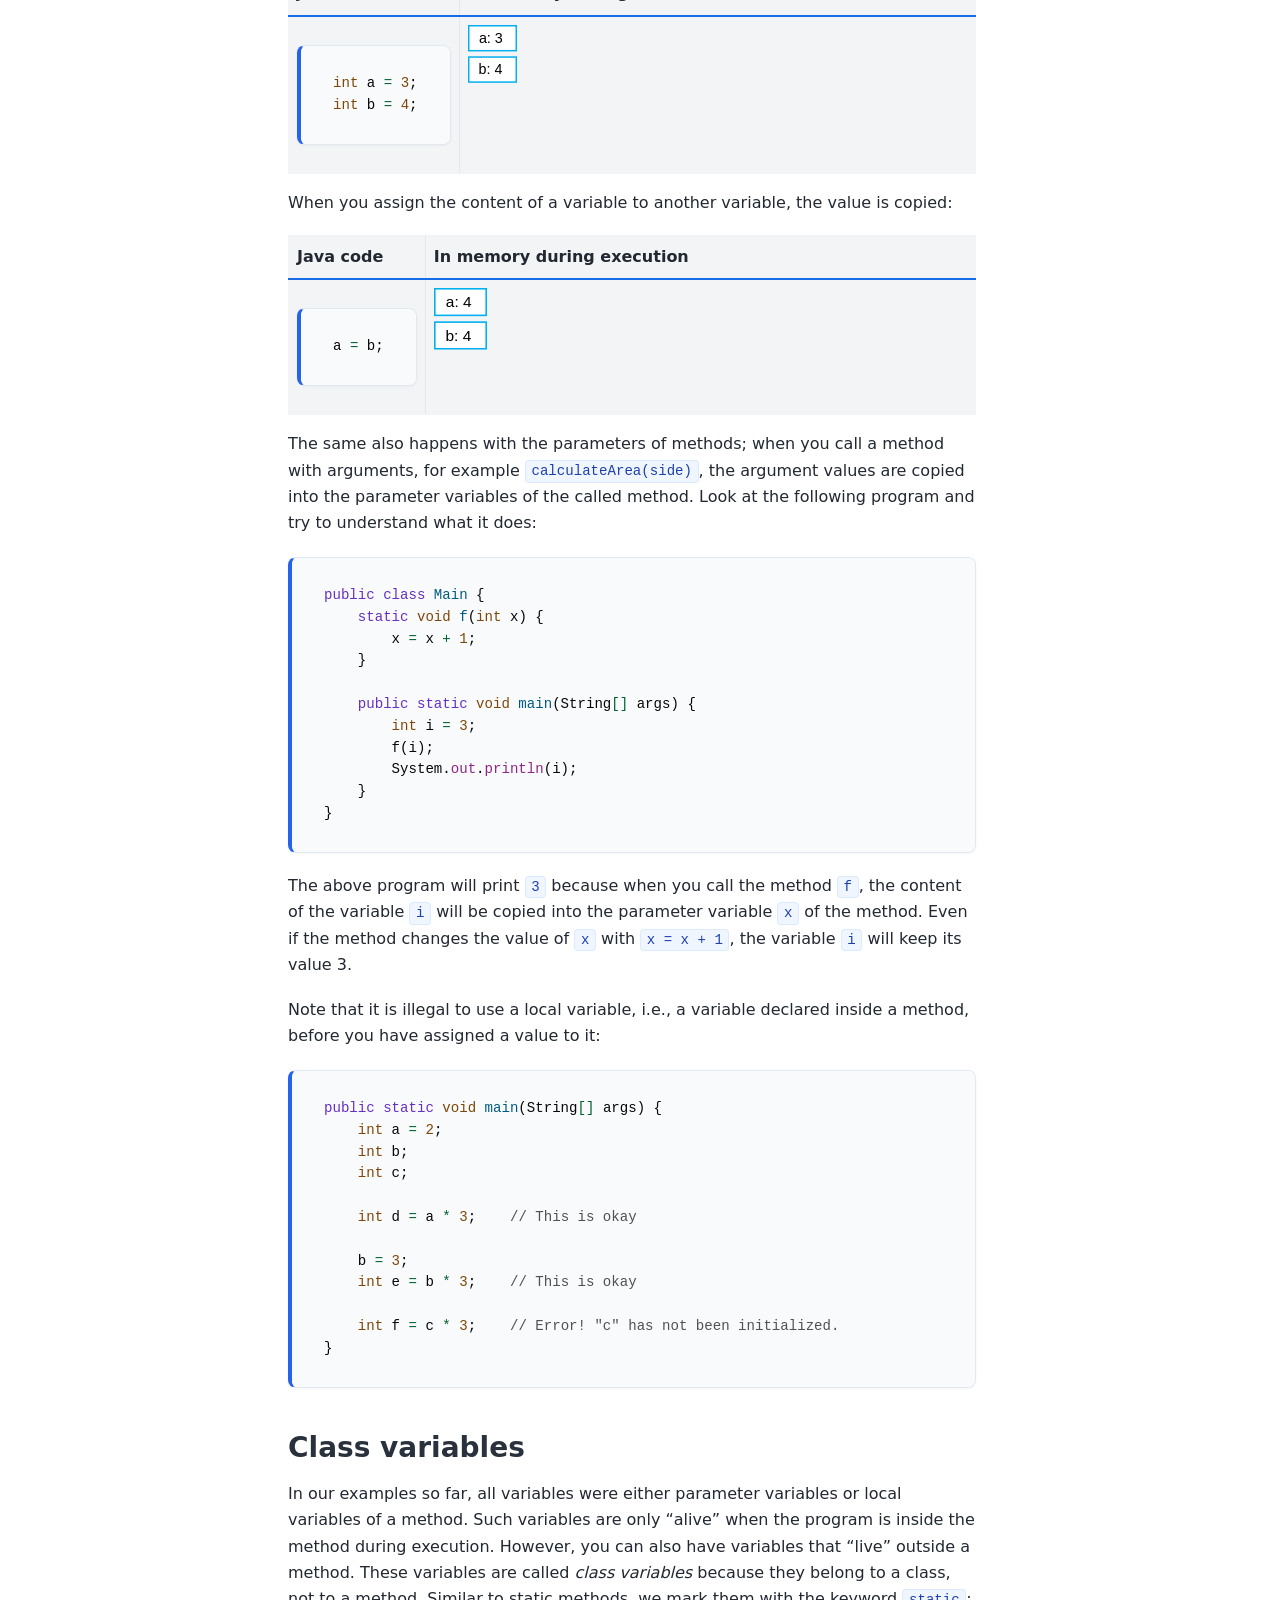
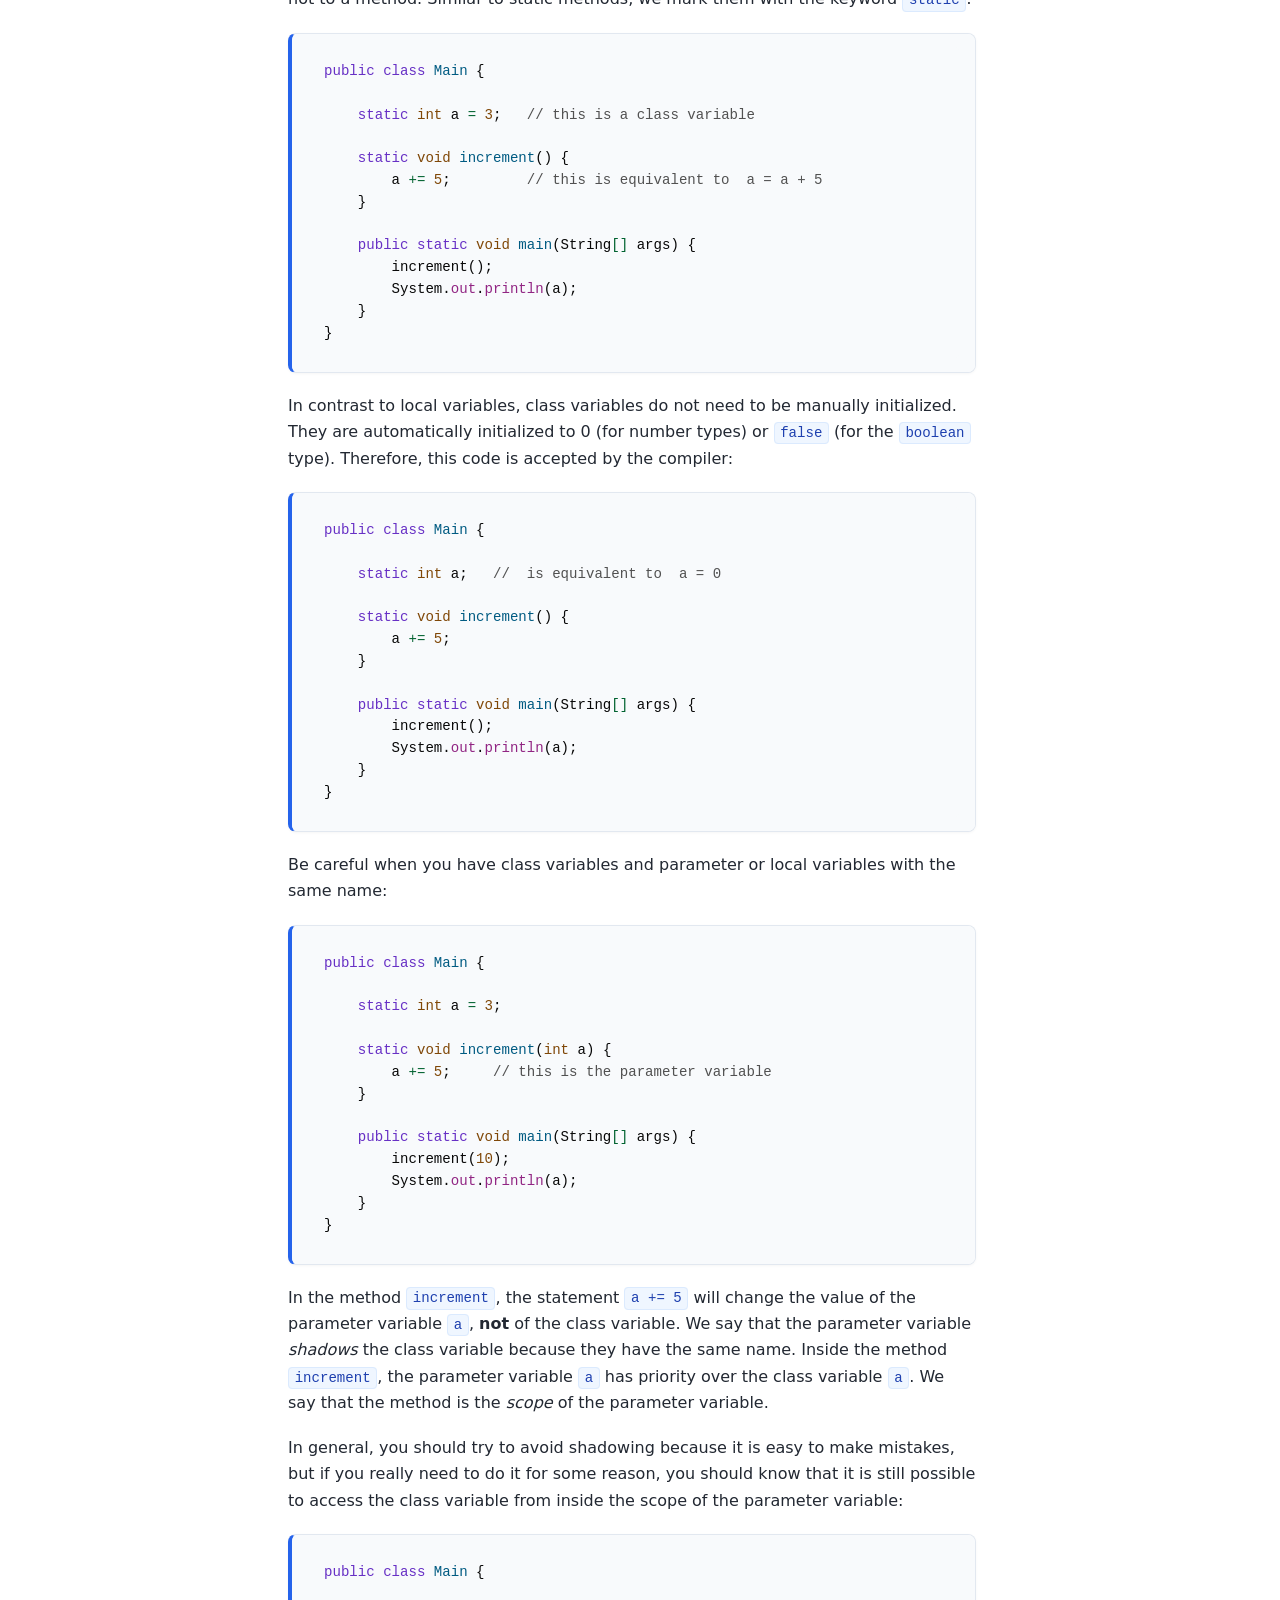
<file: part1.html>
<!DOCTYPE html>


<html lang="en" data-content_root="./" >

  <head>
    <meta charset="utf-8" />
    <meta name="viewport" content="width=device-width, initial-scale=1.0" /><meta name="viewport" content="width=device-width, initial-scale=1" />

    <title>From Python to Java &#8212; LEPL1402  documentation</title>
  
  
  
  <script data-cfasync="false">
    document.documentElement.dataset.mode = localStorage.getItem("mode") || "";
    document.documentElement.dataset.theme = localStorage.getItem("theme") || "";
  </script>
  <!--
    this give us a css class that will be invisible only if js is disabled
  -->
  <noscript>
    <style>
      .pst-js-only { display: none !important; }

    </style>
  </noscript>
  
  <!-- Loaded before other Sphinx assets -->
  <link href="_static/styles/theme.css?digest=90905a2f556bf617f1a9" rel="stylesheet" />
<link href="_static/styles/pydata-sphinx-theme.css?digest=90905a2f556bf617f1a9" rel="stylesheet" />

    <link rel="stylesheet" type="text/css" href="_static/pygments.css?v=d75fae25" />
    <link rel="stylesheet" type="text/css" href="_static/styles/sphinx-book-theme.css?v=4418a689" />
    <link rel="stylesheet" type="text/css" href="_static/copybutton.css?v=76b2166b" />
    <link rel="stylesheet" type="text/css" href="_static/custom.css?v=4082b6a6" />
  
  <!-- So that users can add custom icons -->
  <script defer src="_static/scripts/fontawesome.js?digest=90905a2f556bf617f1a9"></script>
  <!-- Pre-loaded scripts that we'll load fully later -->
  <link rel="preload" as="script" href="_static/scripts/bootstrap.js?digest=90905a2f556bf617f1a9" />
<link rel="preload" as="script" href="_static/scripts/pydata-sphinx-theme.js?digest=90905a2f556bf617f1a9" />

    <script src="_static/documentation_options.js?v=c73c0f3e"></script>
    <script src="_static/doctools.js?v=fd6eb6e6"></script>
    <script src="_static/sphinx_highlight.js?v=6ffebe34"></script>
    <script src="_static/clipboard.min.js?v=a7894cd8"></script>
    <script src="_static/copybutton.js?v=30646c52"></script>
    <script src="_static/scripts/sphinx-book-theme.js?v=fab101a9"></script>
    <script>DOCUMENTATION_OPTIONS.pagename = 'part1';</script>
    <script>DOCUMENTATION_OPTIONS.search_as_you_type = false;</script>
    <link rel="icon" href="_static/favicon.ico"/>
    <link rel="index" title="Index" href="genindex.html" />
    <link rel="search" title="Search" href="search.html" />
    <link rel="next" title="Object-Oriented Programming" href="part2.html" />
    <link rel="prev" title="Programming Concepts with Java" href="index.html" />
  <meta name="viewport" content="width=device-width, initial-scale=1"/>
  <meta name="docsearch:language" content="en"/>
  <meta name="docsearch:version" content="" />
  
    
    <script src="_static/searchtools.js"></script>
    <script src="_static/language_data.js"></script>
    <script src="searchindex.js"></script>
  
  </head>
  <body data-default-mode="">
  
  
  <div id="pst-skip-link" class="skip-link d-print-none"><a href="#main-content">Skip to main content</a></div>

  
  <div id="pst-scroll-pixel-helper"></div>
  
  <button type="button" class="btn rounded-pill" id="pst-back-to-top">
    <i class="fa-solid fa-arrow-up"></i>Back to top</button>
  
  
  
  
  <dialog id="pst-search-dialog">
    
<form class="bd-search d-flex align-items-center"
      action="search.html"
      method="get">
  <i class="fa-solid fa-magnifying-glass"></i>
  <input type="search"
         class="form-control"
         name="q"
         placeholder="Search..."
         aria-label="Search..."
         autocomplete="off"
         autocorrect="off"
         autocapitalize="off"
         spellcheck="false"/>
  <span class="search-button__kbd-shortcut"><kbd class="kbd-shortcut__modifier">Ctrl</kbd>+<kbd>K</kbd></span>
</form>
  </dialog>

  <div class="pst-async-banner-revealer d-none">
  <aside id="bd-header-version-warning" class="d-none d-print-none" aria-label="Version warning"></aside>
</div>

  
    <header id="pst-header" class="bd-header navbar navbar-expand-lg bd-navbar d-print-none">
<div class="bd-header__inner bd-page-width">
  <button class="pst-navbar-icon sidebar-toggle primary-toggle" aria-label="Site navigation">
    <span class="fa-solid fa-bars"></span>
  </button>
  
  
  <div class="col-lg-9 navbar-header-items">
    
    
    <div class="navbar-header-items__end">
      
        <div class="navbar-item navbar-persistent--container">
          

<button class="btn search-button-field search-button__button pst-js-only" title="Search" aria-label="Search" data-bs-placement="bottom" data-bs-toggle="tooltip">
 <i class="fa-solid fa-magnifying-glass"></i>
 <span class="search-button__default-text">Search</span>
 <span class="search-button__kbd-shortcut"><kbd class="kbd-shortcut__modifier">Ctrl</kbd>+<kbd class="kbd-shortcut__modifier">K</kbd></span>
</button>
        </div>
      
      
    </div>
    
  </div>
  
  
    <div class="navbar-persistent--mobile">

<button class="btn search-button-field search-button__button pst-js-only" title="Search" aria-label="Search" data-bs-placement="bottom" data-bs-toggle="tooltip">
 <i class="fa-solid fa-magnifying-glass"></i>
 <span class="search-button__default-text">Search</span>
 <span class="search-button__kbd-shortcut"><kbd class="kbd-shortcut__modifier">Ctrl</kbd>+<kbd class="kbd-shortcut__modifier">K</kbd></span>
</button>
    </div>
  

  
    <button class="pst-navbar-icon sidebar-toggle secondary-toggle" aria-label="On this page">
      <span class="fa-solid fa-outdent"></span>
    </button>
  
</div>

    </header>
  

  <div class="bd-container">
    <div class="bd-container__inner bd-page-width">
      
      
      
      <dialog id="pst-primary-sidebar-modal"></dialog>
      <div id="pst-primary-sidebar" class="bd-sidebar-primary bd-sidebar">
        

  
  <div class="sidebar-header-items sidebar-primary__section">
    
    
    
    
  </div>
  
    <div class="sidebar-primary-items__start sidebar-primary__section">
        <div class="sidebar-primary-item">

  
    
  

<a class="navbar-brand logo" href="index.html">
  
  
  
  
  
    
    
      
    
    
    <img src="_static/lepl1402.png" class="logo__image only-light" alt=""/>
    <img src="_static/lepl1402.png" class="logo__image only-dark pst-js-only" alt=""/>
  
  
    <p class="title logo__title">LEPL1402 Java</p>
  
</a></div>
        <div class="sidebar-primary-item">
<form class="bd-search d-flex align-items-center"
      action="search.html"
      method="get">
  <i class="fa-solid fa-magnifying-glass"></i>
  <input type="search"
         class="form-control"
         name="q"
         placeholder="Search..."
         aria-label="Search..."
         autocomplete="off"
         autocorrect="off"
         autocapitalize="off"
         spellcheck="false"/>
  <span class="search-button__kbd-shortcut"><kbd class="kbd-shortcut__modifier">Ctrl</kbd>+<kbd>K</kbd></span>
</form></div>
        <div class="sidebar-primary-item"><nav class="bd-links bd-docs-nav" aria-label="Main">
    <div class="bd-toc-item navbar-nav active">
        <ul class="current nav bd-sidenav">
<li class="toctree-l1 current active"><a class="current reference internal" href="#">From Python to Java</a></li>
<li class="toctree-l1"><a class="reference internal" href="part2.html">Object-Oriented Programming</a></li>
<li class="toctree-l1"><a class="reference internal" href="part3.html">Unit testing</a></li>
<li class="toctree-l1"><a class="reference internal" href="part4.html">Algorithms and Data Structures</a></li>
<li class="toctree-l1"><a class="reference internal" href="part5.html">Parallel Programming</a></li>
<li class="toctree-l1"><a class="reference internal" href="part6.html">Functional Programming</a></li>
</ul>

    </div>
</nav></div>
        <div class="sidebar-primary-item"><div class="sidebar-pdf-card mt-3 mb-2 p-3 text-center border rounded shadow-sm">
  <div class="d-flex align-items-center justify-content-center mb-2">
    <i class="fa-solid fa-file-pdf text-danger fs-3 me-2"></i>
    <span class="fw-bold">Complete Book</span>
  </div>
  <p class="small text-muted mb-3">Download the full offline course textbook (200+ pages).</p>
  <a href="_static/lepl1402.pdf" class="btn btn-sm btn-primary w-100 download-pdf-btn" download>
    <i class="fa-solid fa-file-arrow-down me-1"></i> Download PDF
  </a>
</div></div>
    </div>
  
  
  <div class="sidebar-primary-items__end sidebar-primary__section">
      <div class="sidebar-primary-item">
<div id="ethical-ad-placement"
      class="flat"
      data-ea-publisher="readthedocs"
      data-ea-type="readthedocs-sidebar"
      data-ea-manual="true">
</div></div>
  </div>


      </div>
      
      <main id="main-content" class="bd-main" role="main">
        
        

<div class="sbt-scroll-pixel-helper"></div>

          <div class="bd-content">
            <div class="bd-article-container">
              
              <div class="bd-header-article d-print-none">
<div class="header-article-items header-article__inner">
  
    <div class="header-article-items__start">
      
        <div class="header-article-item"><button class="sidebar-toggle primary-toggle btn btn-sm" title="Toggle primary sidebar" data-bs-placement="bottom" data-bs-toggle="tooltip">
  <span class="fa-solid fa-bars"></span>
</button></div>
      
    </div>
  
  
    <div class="header-article-items__end">
      
        <div class="header-article-item">

<div class="article-header-buttons">





<div class="dropdown dropdown-source-buttons">
  <button class="btn dropdown-toggle" type="button" data-bs-toggle="dropdown" aria-expanded="false" aria-label="Source repositories">
    <i class="fab fa-github"></i>
  </button>
  <ul class="dropdown-menu">
      
      
      
      <li><a href="https://github.com/pschaus/book_lepl1402" target="_blank"
   class="btn btn-sm btn-source-repository-button dropdown-item"
   title="Source repository"
   data-bs-placement="left" data-bs-toggle="tooltip"
>
  

<span class="btn__icon-container">
  <i class="fab fa-github"></i>
  </span>
<span class="btn__text-container">Repository</span>
</a>
</li>
      
      
      
      
      <li><a href="https://github.com/pschaus/book_lepl1402/issues/new?title=Issue%20on%20page%20%2Fpart1.html&body=Your%20issue%20content%20here." target="_blank"
   class="btn btn-sm btn-source-issues-button dropdown-item"
   title="Open an issue"
   data-bs-placement="left" data-bs-toggle="tooltip"
>
  

<span class="btn__icon-container">
  <i class="fas fa-lightbulb"></i>
  </span>
<span class="btn__text-container">Open issue</span>
</a>
</li>
      
  </ul>
</div>






<div class="dropdown dropdown-download-buttons">
  <button class="btn dropdown-toggle" type="button" data-bs-toggle="dropdown" aria-expanded="false" aria-label="Download this page">
    <i class="fas fa-download"></i>
  </button>
  <ul class="dropdown-menu">
      
      
      
      <li><a href="_sources/part1.rst" target="_blank"
   class="btn btn-sm btn-download-source-button dropdown-item"
   title="Download source file"
   data-bs-placement="left" data-bs-toggle="tooltip"
>
  

<span class="btn__icon-container">
  <i class="fas fa-file"></i>
  </span>
<span class="btn__text-container">.rst</span>
</a>
</li>
      
      
      
      
      <li>
<button onclick="window.print()"
  class="btn btn-sm btn-download-pdf-button dropdown-item"
  title="Print to PDF"
  data-bs-placement="left" data-bs-toggle="tooltip"
>
  

<span class="btn__icon-container">
  <i class="fas fa-file-pdf"></i>
  </span>
<span class="btn__text-container">.pdf</span>
</button>
</li>
      
  </ul>
</div>




<button onclick="toggleFullScreen()"
  class="btn btn-sm btn-fullscreen-button pst-navbar-icon"
  title="Fullscreen mode"
  data-bs-placement="bottom" data-bs-toggle="tooltip"
>
  

<span class="btn__icon-container">
  <i class="fas fa-expand"></i>
  </span>

</button>



<div class="theme-switch-container dropdown pst-js-only" data-bs-toggle="tooltip" data-bs-placement="bottom" title="Color mode">
  <button class="btn btn-sm nav-link pst-navbar-icon theme-switch-button dropdown-toggle" aria-label="Color mode" data-bs-toggle="dropdown">
    <i class="theme-switch fa-solid fa-sun fa-lg fa-fw" data-mode="light" title="Light"></i>
    <i class="theme-switch fa-solid fa-moon fa-lg fa-fw" data-mode="dark" title="Dark"></i>
    <i class="theme-switch fa-solid fa-circle-half-stroke fa-lg fa-fw" data-mode="auto" title="System Settings"></i>
  </button>
  <ul class="dropdown-menu dropdown-menu-end">
    <li><button class="dropdown-item d-flex align-items-center theme-change-button" data-mode="auto"><i class="fa-solid fa-circle-half-stroke fa-lg fa-fw me-1"></i>System Settings</button></li>
    <li><button class="dropdown-item d-flex align-items-center theme-change-button" data-mode="light"><i class="fa-solid fa-sun fa-lg fa-fw me-1"></i>Light</button></li>
    <li><button class="dropdown-item d-flex align-items-center theme-change-button" data-mode="dark"><i class="fa-solid fa-moon fa-lg fa-fw me-1"></i>Dark</button></li>
  </ul>
</div>


<button class="btn btn-sm pst-navbar-icon search-button search-button__button pst-js-only" title="Search" aria-label="Search" data-bs-placement="bottom" data-bs-toggle="tooltip">
    <i class="fa-solid fa-magnifying-glass fa-lg"></i>
</button>
<button class="sidebar-toggle secondary-toggle btn btn-sm pst-navbar-icon" title="Toggle secondary sidebar" data-bs-placement="bottom" data-bs-toggle="tooltip">
    <span class="fa-solid fa-list"></span>
</button>
</div></div>
      
    </div>
  
</div>
</div>
              
              

<div id="jb-print-docs-body" class="onlyprint">
    <h1>From Python to Java</h1>
    <!-- Table of contents -->
    <div id="print-main-content">
        <div id="jb-print-toc">
            
            <div>
                <h2> On this page </h2>
            </div>
            <nav aria-label="Page">
                <ul class="pst-show_toc_level nav section-nav flex-column">
<li class="toc-h2 nav-item toc-entry"><a class="reference internal nav-link" href="#your-first-java-program-with-intellij">Your first Java program with IntelliJ</a><ul class="pst-show_toc_level nav section-nav flex-column">
<li class="toc-h3 nav-item toc-entry"><a class="reference internal nav-link" href="#installing-intellij">Installing IntelliJ</a></li>
<li class="toc-h3 nav-item toc-entry"><a class="reference internal nav-link" href="#creating-a-new-project">Creating a new project</a></li>
<li class="toc-h3 nav-item toc-entry"><a class="reference internal nav-link" href="#how-do-java-programs-look-like">How do Java programs look like?</a></li>
<li class="toc-h3 nav-item toc-entry"><a class="reference internal nav-link" href="#types">Types</a></li>
</ul>
</li>
<li class="toc-h2 nav-item toc-entry"><a class="reference internal nav-link" href="#the-java-compiler-and-class-files">The Java compiler and class files</a></li>
<li class="toc-h2 nav-item toc-entry"><a class="reference internal nav-link" href="#basics">Basics</a><ul class="pst-show_toc_level nav section-nav flex-column">
<li class="toc-h3 nav-item toc-entry"><a class="reference internal nav-link" href="#primitive-types">Primitive Types</a></li>
<li class="toc-h3 nav-item toc-entry"><a class="reference internal nav-link" href="#type-casting">Type casting</a></li>
<li class="toc-h3 nav-item toc-entry"><a class="reference internal nav-link" href="#what-is-a-variable-a-mental-model">What is a variable? A mental model</a></li>
<li class="toc-h3 nav-item toc-entry"><a class="reference internal nav-link" href="#class-variables">Class variables</a></li>
<li class="toc-h3 nav-item toc-entry"><a class="reference internal nav-link" href="#arrays-fr-tableaux">Arrays (<em>fr.</em> tableaux)</a></li>
<li class="toc-h3 nav-item toc-entry"><a class="reference internal nav-link" href="#mental-model-for-arrays">Mental model for arrays</a></li>
<li class="toc-h3 nav-item toc-entry"><a class="reference internal nav-link" href="#initializing-an-array">Initializing an array</a></li>
<li class="toc-h3 nav-item toc-entry"><a class="reference internal nav-link" href="#multi-dimensional-arrays">Multi-dimensional arrays</a></li>
<li class="toc-h3 nav-item toc-entry"><a class="reference internal nav-link" href="#partially-initialized-arrays">Partially initialized arrays</a></li>
<li class="toc-h3 nav-item toc-entry"><a class="reference internal nav-link" href="#arrays-and-class-variables">Arrays and class variables</a></li>
<li class="toc-h3 nav-item toc-entry"><a class="reference internal nav-link" href="#while-loops">“While” loops</a></li>
<li class="toc-h3 nav-item toc-entry"><a class="reference internal nav-link" href="#simple-for-loops">Simple “for” loops</a></li>
<li class="toc-h3 nav-item toc-entry"><a class="reference internal nav-link" href="#complex-for-loops">Complex “for” loops</a></li>
<li class="toc-h3 nav-item toc-entry"><a class="reference internal nav-link" href="#stopping-a-loop-and-skipping-iterations">Stopping a loop and skipping iterations</a></li>
<li class="toc-h3 nav-item toc-entry"><a class="reference internal nav-link" href="#if-else-statements">“If/else” statements</a></li>
<li class="toc-h3 nav-item toc-entry"><a class="reference internal nav-link" href="#comparison-and-logical-operators">Comparison and logical operators</a></li>
<li class="toc-h3 nav-item toc-entry"><a class="reference internal nav-link" href="#switch-statement">“Switch” statement</a></li>
<li class="toc-h3 nav-item toc-entry"><a class="reference internal nav-link" href="#strings">Strings</a></li>
<li class="toc-h3 nav-item toc-entry"><a class="reference internal nav-link" href="#mental-model-for-strings">Mental model for strings</a></li>
<li class="toc-h3 nav-item toc-entry"><a class="reference internal nav-link" href="#comparing-things">Comparing things</a></li>
<li class="toc-h3 nav-item toc-entry"><a class="reference internal nav-link" href="#enumerations">Enumerations</a></li>
</ul>
</li>
<li class="toc-h2 nav-item toc-entry"><a class="reference internal nav-link" href="#exceptions">Exceptions</a><ul class="pst-show_toc_level nav section-nav flex-column">
<li class="toc-h3 nav-item toc-entry"><a class="reference internal nav-link" href="#throwing-an-exception">Throwing an exception</a></li>
<li class="toc-h3 nav-item toc-entry"><a class="reference internal nav-link" href="#using-exception-subclasses">Using Exception subclasses</a></li>
<li class="toc-h3 nav-item toc-entry"><a class="reference internal nav-link" href="#checked-vs-unchecked-exceptions">Checked vs unchecked exceptions</a></li>
<li class="toc-h3 nav-item toc-entry"><a class="reference internal nav-link" href="#do-we-need-exceptions">Do we need exceptions?</a></li>
<li class="toc-h3 nav-item toc-entry"><a class="reference internal nav-link" href="#exceptions-and-i-o-operations">Exceptions and I/O operations</a></li>
</ul>
</li>
</ul>
            </nav>
        </div>
    </div>
</div>

              
                
<div id="searchbox"></div>
                <article class="bd-article">
                  
  <section id="from-python-to-java">
<span id="part1"></span><h1>From Python to Java<a class="headerlink" href="#from-python-to-java" title="Link to this heading">#</a></h1>
<p>Chapter 1 of this book is intended for students and hobbyists who are already familiar with the basics of Python programming, i.e., they know how to use variables, lists, functions, and plain data objects.
A deeper knowledge of object-oriented programming is not required.</p>
<p>The goal of the following sections is to make you quickly familiar with the important differences between Python and Java and with the basic object oriented mechanisms of Java. More advanced topics, such as interfaces, abstract classes, or lambda functions, will be seen in the subsequent parts of the book.</p>
<section id="your-first-java-program-with-intellij">
<h2>Your first Java program with IntelliJ<a class="headerlink" href="#your-first-java-program-with-intellij" title="Link to this heading">#</a></h2>
<section id="installing-intellij">
<span id="jdk"></span><h3>Installing IntelliJ<a class="headerlink" href="#installing-intellij" title="Link to this heading">#</a></h3>
<p>You might have already used an <a class="reference external" href="https://en.wikipedia.org/wiki/Integrated_development_environment">Integrated Development Environment (IDE)</a> to write Python programs. In this course, we will do the same for programming in Java: We will use the free and open-source version of <a class="reference external" href="https://en.wikipedia.org/wiki/IntelliJ_IDEA">IntelliJ IDEA</a> (simply referred to as “IntelliJ” hereafter). Evidently, this isn’t the only free and open-source IDE available for Java. Other popular choices include <a class="reference external" href="https://en.wikipedia.org/wiki/NetBeans">NetBeans</a> and <a class="reference external" href="https://en.wikipedia.org/wiki/Eclipse_(software)">Eclipse</a>.</p>
<p>You won’t need the proprietary edition of IntelliJ. Instead, download precompiled binaries from  <a class="github reference external" href="https://github.com/JetBrains/intellij-community/releases">JetBrains/intellij-community</a> (scroll down to find the latest release of <code class="docutils literal notranslate"><span class="pre">idea</span></code>, such as <code class="docutils literal notranslate"><span class="pre">idea/2026.1.1</span></code>, and open the list of assets). Uncompress the archive corresponding to your platform (e.g., <code class="docutils literal notranslate"><span class="pre">idea-2026.1.1.tar.gz</span></code> for GNU/Linux or <code class="docutils literal notranslate"><span class="pre">idea-2026.1.1.win.zip</span></code> for Microsoft Windows), you will be able to start IntelliJ by running the executable in the <code class="docutils literal notranslate"><span class="pre">bin/</span></code> folder.</p>
<p>The second thing you will need for Java programming is a <em>Java Development Kit</em> (JDK). A JDK is a software package that contains the tools that you need to build and run Java programs. The JDK also includes a <em>very, very  large</em> library of useful classes for all kinds of programming tasks. You can see the content of the library here: <a class="reference external" href="https://docs.oracle.com/en/java/javase/21/docs/api/index.html">https://docs.oracle.com/en/java/javase/21/docs/api/index.html</a>.</p>
<p>Fortunately, IntelliJ can automatically download the JDK for you when you create a new project, so you don’t have to worry about the JDK for now. But if later on you wish to write a Java application on a computer without IntelliJ, you’ll have to manually download the JDK from <a class="reference external" href="https://openjdk.org/">https://openjdk.org/</a> and install it.</p>
</section>
<section id="creating-a-new-project">
<h3>Creating a new project<a class="headerlink" href="#creating-a-new-project" title="Link to this heading">#</a></h3>
<p>Start IntelliJ. A window will open where you can create a new project. Click on the corresponding button and you should see a window like this one:</p>
<a class="reference internal image-reference" href="_images/new_project_screen.png"><img alt="Starting a new project" src="_images/new_project_screen.png" style="width: 90%;" />
</a>
<p>To create a new project, you have to enter a project name (in the field <code class="docutils literal notranslate"><span class="pre">Name</span></code>) and a location on your disk where you want to store the project (in the field <code class="docutils literal notranslate"><span class="pre">Location</span></code>). Keep the other fields <code class="docutils literal notranslate"><span class="pre">Language</span></code>, <code class="docutils literal notranslate"><span class="pre">Build</span> <span class="pre">system</span></code>, and <code class="docutils literal notranslate"><span class="pre">Add</span> <span class="pre">sample</span> <span class="pre">code</span></code> as shown in the above picture. But there is something to do for the field <code class="docutils literal notranslate"><span class="pre">JDK</span></code>: as you can see in the picture, there was already JDK version 21 (and some other JDK versions) installed on my computer. If you have not already installed a JDK on your computer, open the dropdown list and choose <code class="docutils literal notranslate"><span class="pre">Download</span> <span class="pre">JDK...</span></code> as shown in the picture below:</p>
<a class="reference internal image-reference" href="_images/select_jdk_screen.svg"><img alt="Selecting a JDK" src="_images/select_jdk_screen.svg" style="width: 90%;" />
</a>
<p>A small window should appear where you can select which JDK version to download and install:</p>
<img alt="Downloading a JDK" src="_images/download_jdk_screen.png" />
<p>Select version 21 from the vendor <code class="docutils literal notranslate"><span class="pre">Oracle</span> <span class="pre">OpenJDK</span></code> (actually, any version newer than 17 is fine for this book). You can keep the location proposed by IntelliJ. Click the <code class="docutils literal notranslate"><span class="pre">Download</span></code> button and complete the JDK installation. Once everything is ready, you can finally create your first Java project. IntelliJ will normally automatically open the new project and show you the main window:</p>
<a class="reference internal image-reference" href="_images/first_project_screen.png"><img alt="The new project" src="_images/first_project_screen.png" style="width: 90%;" />
</a>
<p>In the left part of the window, you see the project structure. Since we have selected <code class="docutils literal notranslate"><span class="pre">Add</span> <span class="pre">sample</span> <span class="pre">code</span></code> in the project creation window, IntelliJ has already created a <code class="docutils literal notranslate"><span class="pre">src</span></code> directory with one file in it: <code class="docutils literal notranslate"><span class="pre">Main.java</span></code> (the file ending <code class="docutils literal notranslate"><span class="pre">.java</span></code> is not shown). When you double-click the file, its content is shown in the editor in the right part of the window.</p>
<p>Click on the right triangle in the upper right corner to start the program. A new view should appear at the bottom of the window with the output of the program:</p>
<a class="reference internal image-reference" href="_images/program_output_screen.svg"><img alt="Output of the program" src="_images/program_output_screen.svg" style="width: 90%;" />
</a>
</section>
<section id="how-do-java-programs-look-like">
<span id="java-main"></span><h3>How do Java programs look like?<a class="headerlink" href="#how-do-java-programs-look-like" title="Link to this heading">#</a></h3>
<p>Here is the source code of the example program automatically created by IntelliJ in your project:</p>
<div class="highlight-java notranslate"><div class="highlight"><pre><span></span><span class="kd">public</span><span class="w"> </span><span class="kd">class</span> <span class="nc">Main</span><span class="w"> </span><span class="p">{</span>
<span class="w">    </span><span class="kd">public</span><span class="w"> </span><span class="kd">static</span><span class="w"> </span><span class="kt">void</span><span class="w"> </span><span class="nf">main</span><span class="p">(</span><span class="n">String</span><span class="o">[]</span><span class="w"> </span><span class="n">args</span><span class="p">)</span><span class="w"> </span><span class="p">{</span>
<span class="w">        </span><span class="n">System</span><span class="p">.</span><span class="na">out</span><span class="p">.</span><span class="na">println</span><span class="p">(</span><span class="s">"Hello world!"</span><span class="p">);</span>
<span class="w">    </span><span class="p">}</span>
<span class="p">}</span>
</pre></div>
</div>
<p>And here is how an equivalent Python program would look like:</p>
<div class="highlight-python notranslate"><div class="highlight"><pre><span></span><span class="nb">print</span><span class="p">(</span><span class="s1">'Hello world!'</span><span class="p">)</span>
</pre></div>
</div>
<p>Why does the Java code look more complicated than the Python code? First of all, unlike Python, Java doesn’t allow to write a statement like <code class="code docutils literal notranslate"><span class="pre">print('Hello</span> <span class="pre">world!')</span></code> directly in a source code file. In Java, all statements MUST be inside a method and all methods MUST be inside a class. In our example, the statement <code class="code docutils literal notranslate"><span class="pre">System.out.println(&quot;Hello</span> <span class="pre">world!&quot;)</span></code> is in the method <code class="docutils literal notranslate"><span class="pre">main()</span></code> and this method is in the class <code class="docutils literal notranslate"><span class="pre">Main</span></code>. Of course, a class in Java can have more than one method, and a Java program can contain more than one class.</p>
<p>You probably have already learned about classes and methods in Python and you might remember that classes are used to describe objects and methods are used to work with those objects. In our simple Java example, we don’t need objects and all the complicated things that come with them (constructors, inheritance, etc.). The word <code class="code docutils literal notranslate"><span class="pre">static</span></code> in the line <code class="code docutils literal notranslate"><span class="pre">public</span> <span class="pre">static</span> <span class="pre">void</span> <span class="pre">main(String[]</span> <span class="pre">args)</span></code> indicates that the method <code class="code docutils literal notranslate"><span class="pre">main()</span></code> behaves more like a traditional function in Python and not like a method for objects. In fact, no object is needed to execute a static method like <code class="code docutils literal notranslate"><span class="pre">main()</span></code>. We will learn more about this later.</p>
<p>The second thing you might have noticed is the word <code class="code docutils literal notranslate"><span class="pre">public</span></code> appearing twice in the first two lines of the code:</p>
<div class="highlight-java notranslate"><div class="highlight"><pre><span></span><span class="kd">public</span><span class="w"> </span><span class="kd">class</span> <span class="nc">Main</span><span class="w"> </span><span class="p">{</span>
<span class="w">    </span><span class="kd">public</span><span class="w"> </span><span class="kd">static</span><span class="w"> </span><span class="kt">void</span><span class="w"> </span><span class="nf">main</span><span class="p">(</span><span class="n">String</span><span class="o">[]</span><span class="w"> </span><span class="n">args</span><span class="p">)</span><span class="w"> </span><span class="p">{</span>
</pre></div>
</div>
<p>The word <code class="code docutils literal notranslate"><span class="pre">public</span></code> in the first line indicates that the class <code class="code docutils literal notranslate"><span class="pre">Main</span></code> can be used by others. It is not strictly necessary for this simple program and, in fact, our program will still work if you remove it (try it!). However, there is something important you have to know about public classes: If a class is marked as public, the source file that contains the class must have the same name as the class. That’s the reason why the file is called <code class="docutils literal notranslate"><span class="pre">Main.java</span></code> and the public class in the file is called <code class="docutils literal notranslate"><span class="pre">Main</span></code> (Try to change the name of the class and see what happens!). Apart from that, the name <code class="docutils literal notranslate"><span class="pre">Main</span></code> for a class doesn’t have any special meaning in Java. Our program would still work if we renamed the class to <code class="docutils literal notranslate"><span class="pre">Catweazle</span></code> or <code class="docutils literal notranslate"><span class="pre">Cinderella</span></code>, as long as we don’t forget to rename the file as well. But note that <strong>all class names in Java (public or not) start with an uppercase letter</strong>.</p>
<p>The <code class="code docutils literal notranslate"><span class="pre">public</span></code> in the second line is much more important for our example. A Java program can only be executed if it contains a method <code class="code docutils literal notranslate"><span class="pre">main()</span></code> that is <code class="code docutils literal notranslate"><span class="pre">public</span></code> <em>and</em> <code class="code docutils literal notranslate"><span class="pre">static</span></code>. Remove the <code class="code docutils literal notranslate"><span class="pre">public</span></code> or <code class="code docutils literal notranslate"><span class="pre">static</span></code> from the second line and see what happens when you try to run the program.
In general, <strong>a Java program always starts at the public static main method</strong>. If your program contains multiple classes with a main method, you have to tell IntelliJ which one you want to start.</p>
<p>With this knowledge, can you guess what the following program prints?</p>
<div class="highlight-java notranslate"><div class="highlight"><pre><span></span><span class="kd">public</span><span class="w"> </span><span class="kd">class</span> <span class="nc">Main</span><span class="w"> </span><span class="p">{</span>
<span class="w">    </span><span class="kd">static</span><span class="w"> </span><span class="kt">void</span><span class="w"> </span><span class="nf">printHello</span><span class="p">()</span><span class="w"> </span><span class="p">{</span>
<span class="w">        </span><span class="n">System</span><span class="p">.</span><span class="na">out</span><span class="p">.</span><span class="na">print</span><span class="p">(</span><span class="s">"How do "</span><span class="p">);</span>
<span class="w">        </span><span class="n">System</span><span class="p">.</span><span class="na">out</span><span class="p">.</span><span class="na">println</span><span class="p">(</span><span class="s">"you do, "</span><span class="p">);</span>
<span class="w">    </span><span class="p">}</span>

<span class="w">    </span><span class="kd">public</span><span class="w"> </span><span class="kd">static</span><span class="w"> </span><span class="kt">void</span><span class="w"> </span><span class="nf">main</span><span class="p">(</span><span class="n">String</span><span class="o">[]</span><span class="w"> </span><span class="n">args</span><span class="p">)</span><span class="w"> </span><span class="p">{</span>
<span class="w">        </span><span class="n">printHello</span><span class="p">();</span>
<span class="w">        </span><span class="n">System</span><span class="p">.</span><span class="na">out</span><span class="p">.</span><span class="na">println</span><span class="p">(</span><span class="s">"fellow kids?"</span><span class="p">);</span>
<span class="w">    </span><span class="p">}</span>
<span class="p">}</span>
</pre></div>
</div>
<p>(By the way, have you noticed the difference between <code class="code docutils literal notranslate"><span class="pre">System.out.print</span></code> and <code class="code docutils literal notranslate"><span class="pre">System.out.println</span></code>?)</p>
<p>A <code class="docutils literal notranslate"><span class="pre">.java</span></code> file can contain more than one class, however only one of these classes can be public. Here is the example from above with two classes:</p>
<div class="highlight-java notranslate"><div class="highlight"><pre><span></span><span class="kd">class</span> <span class="nc">MyOtherClass</span><span class="w"> </span><span class="p">{</span>
<span class="w">    </span><span class="kd">static</span><span class="w"> </span><span class="kt">void</span><span class="w"> </span><span class="nf">printHello</span><span class="p">()</span><span class="w"> </span><span class="p">{</span>
<span class="w">        </span><span class="n">System</span><span class="p">.</span><span class="na">out</span><span class="p">.</span><span class="na">print</span><span class="p">(</span><span class="s">"How do "</span><span class="p">);</span>
<span class="w">        </span><span class="n">System</span><span class="p">.</span><span class="na">out</span><span class="p">.</span><span class="na">println</span><span class="p">(</span><span class="s">"you do, "</span><span class="p">);</span>
<span class="w">    </span><span class="p">}</span>
<span class="p">}</span>

<span class="kd">public</span><span class="w"> </span><span class="kd">class</span> <span class="nc">Main</span><span class="w"> </span><span class="p">{</span>
<span class="w">    </span><span class="kd">public</span><span class="w"> </span><span class="kd">static</span><span class="w"> </span><span class="kt">void</span><span class="w"> </span><span class="nf">main</span><span class="p">(</span><span class="n">String</span><span class="o">[]</span><span class="w"> </span><span class="n">args</span><span class="p">)</span><span class="w"> </span><span class="p">{</span>
<span class="w">        </span><span class="n">MyOtherClass</span><span class="p">.</span><span class="na">printHello</span><span class="p">();</span>
<span class="w">        </span><span class="n">System</span><span class="p">.</span><span class="na">out</span><span class="p">.</span><span class="na">println</span><span class="p">(</span><span class="s">"fellow kids?"</span><span class="p">);</span>
<span class="w">    </span><span class="p">}</span>
<span class="p">}</span>
</pre></div>
</div>
<p>You can access the static content of a class from another class by using the name of the class, as demonstrated in the line <code class="code docutils literal notranslate"><span class="pre">MyOtherClass.printHello()</span></code> in the example.</p>
</section>
<section id="types">
<h3>Types<a class="headerlink" href="#types" title="Link to this heading">#</a></h3>
<p>You might already know that Python is a <em>strongly typed</em> language. That means that all “things” in Python have a specific type. You can see that by entering the following statements in the Python prompt:</p>
<div class="highlight-python notranslate"><div class="highlight"><pre><span></span><span class="gp">&gt;&gt;&gt; </span><span class="nb">type</span><span class="p">(</span><span class="s2">"hello"</span><span class="p">)</span>
<span class="go">&lt;class 'str'&gt;</span>
<span class="gp">&gt;&gt;&gt; </span><span class="nb">type</span><span class="p">(</span><span class="mi">1234</span><span class="p">)</span>
<span class="go">&lt;class 'int'&gt;</span>
<span class="gp">&gt;&gt;&gt; </span><span class="nb">type</span><span class="p">(</span><span class="mf">1234.5</span><span class="p">)</span>
<span class="go">&lt;class 'float'&gt;</span>
<span class="gp">&gt;&gt;&gt; </span><span class="nb">type</span><span class="p">(</span><span class="kc">True</span><span class="p">)</span>
<span class="go">&lt;class 'bool'&gt;</span>
</pre></div>
</div>
<p>Java is a strongly typed language, too. However, there is a big difference to Python: Java is also a <em>statically typed</em> language. We will not discuss all the details here, but in Java that means that most of the time you must indicate for <em>every</em> variable in your program what type of “things” it can contain.</p>
<p>Here is a simple Python program to calculate and print the area of a square:</p>
<div class="highlight-python notranslate"><div class="highlight"><pre><span></span><span class="k">def</span><span class="w"> </span><span class="nf">calculateArea</span><span class="p">(</span><span class="n">side</span><span class="p">):</span>
    <span class="k">return</span> <span class="n">side</span> <span class="o">*</span> <span class="n">side</span>

<span class="k">def</span><span class="w"> </span><span class="nf">printArea</span><span class="p">(</span><span class="n">message</span><span class="p">,</span> <span class="n">side</span><span class="p">):</span>
    <span class="n">area</span> <span class="o">=</span> <span class="n">calculateArea</span><span class="p">(</span><span class="n">side</span><span class="p">)</span>
    <span class="nb">print</span><span class="p">(</span><span class="n">message</span><span class="p">)</span>
    <span class="nb">print</span><span class="p">(</span><span class="n">area</span><span class="p">)</span>

<span class="n">t</span> <span class="o">=</span> <span class="mi">3</span> <span class="o">+</span> <span class="mi">4</span>
<span class="n">printArea</span><span class="p">(</span><span class="s2">"Area of square"</span><span class="p">,</span> <span class="n">t</span><span class="p">)</span>
</pre></div>
</div>
<p>And here is the equivalent Java program:</p>
<div class="highlight-java notranslate"><div class="highlight"><pre><span></span><span class="kd">public</span><span class="w"> </span><span class="kd">class</span> <span class="nc">Main</span><span class="w"> </span><span class="p">{</span>
<span class="w">    </span><span class="kd">static</span><span class="w"> </span><span class="kt">int</span><span class="w"> </span><span class="nf">calculateArea</span><span class="p">(</span><span class="kt">int</span><span class="w"> </span><span class="n">side</span><span class="p">)</span><span class="w"> </span><span class="p">{</span>
<span class="w">        </span><span class="k">return</span><span class="w"> </span><span class="n">side</span><span class="w"> </span><span class="o">*</span><span class="w"> </span><span class="n">side</span><span class="p">;</span>
<span class="w">    </span><span class="p">}</span>

<span class="w">    </span><span class="kd">static</span><span class="w"> </span><span class="kt">void</span><span class="w"> </span><span class="nf">printArea</span><span class="p">(</span><span class="n">String</span><span class="w"> </span><span class="n">message</span><span class="p">,</span><span class="w"> </span><span class="kt">int</span><span class="w"> </span><span class="n">side</span><span class="p">)</span><span class="w"> </span><span class="p">{</span>
<span class="w">        </span><span class="kt">int</span><span class="w"> </span><span class="n">area</span><span class="w"> </span><span class="o">=</span><span class="w"> </span><span class="n">calculateArea</span><span class="p">(</span><span class="n">side</span><span class="p">);</span>
<span class="w">        </span><span class="n">System</span><span class="p">.</span><span class="na">out</span><span class="p">.</span><span class="na">println</span><span class="p">(</span><span class="n">message</span><span class="p">);</span>
<span class="w">        </span><span class="n">System</span><span class="p">.</span><span class="na">out</span><span class="p">.</span><span class="na">println</span><span class="p">(</span><span class="n">area</span><span class="p">);</span>
<span class="w">    </span><span class="p">}</span>

<span class="w">    </span><span class="kd">public</span><span class="w"> </span><span class="kd">static</span><span class="w"> </span><span class="kt">void</span><span class="w"> </span><span class="nf">main</span><span class="p">(</span><span class="n">String</span><span class="o">[]</span><span class="w"> </span><span class="n">args</span><span class="p">)</span><span class="w"> </span><span class="p">{</span>
<span class="w">        </span><span class="kt">int</span><span class="w"> </span><span class="n">t</span><span class="w"> </span><span class="o">=</span><span class="w"> </span><span class="mi">3</span><span class="w"> </span><span class="o">+</span><span class="w"> </span><span class="mi">4</span><span class="p">;</span>
<span class="w">        </span><span class="n">printArea</span><span class="p">(</span><span class="s">"Area of square"</span><span class="p">,</span><span class="w"> </span><span class="n">t</span><span class="p">);</span>
<span class="w">    </span><span class="p">}</span>
<span class="p">}</span>
</pre></div>
</div>
<p>Let’s see what’s going on with the types in the Java code:</p>
<ul class="simple">
<li><p>The line <code class="code docutils literal notranslate"><span class="pre">int</span> <span class="pre">calculateArea(int</span> <span class="pre">side)</span></code> indicates that the method <code class="code docutils literal notranslate"><span class="pre">calculateArea()</span></code> has a parameter <code class="code docutils literal notranslate"><span class="pre">side</span></code> of type <code class="code docutils literal notranslate"><span class="pre">int</span></code>. Furthermore, the <code class="code docutils literal notranslate"><span class="pre">int</span></code> at the beginning of <code class="code docutils literal notranslate"><span class="pre">int</span> <span class="pre">calculateArea(...</span></code> specifies that this method can only return a value of type <code class="code docutils literal notranslate"><span class="pre">int</span></code>. This is called the <em>return type</em> of the method.</p></li>
<li><p>The line <code class="code docutils literal notranslate"><span class="pre">void</span> <span class="pre">printArea(String</span> <span class="pre">message,</span> <span class="pre">int</span> <span class="pre">side)</span></code> defines that the method <code class="code docutils literal notranslate"><span class="pre">printArea()</span></code> has a parameter <code class="code docutils literal notranslate"><span class="pre">message</span></code> of type <code class="code docutils literal notranslate"><span class="pre">String</span></code> and a parameter <code class="code docutils literal notranslate"><span class="pre">side</span></code> of type <code class="code docutils literal notranslate"><span class="pre">int</span></code>. The method does not return anything, therefore it has the special return type <code class="code docutils literal notranslate"><span class="pre">void</span></code>.</p></li>
<li><p>Inside the method <code class="code docutils literal notranslate"><span class="pre">printArea()</span></code>, we can see in the line <code class="code docutils literal notranslate"><span class="pre">int</span> <span class="pre">area</span> <span class="pre">=</span> <span class="pre">calculateArea(side)</span></code> that the variable <code class="code docutils literal notranslate"><span class="pre">area</span></code> has the type <code class="code docutils literal notranslate"><span class="pre">int</span></code>.</p></li>
<li><p>(Exercise for you: Look at the types that you can see in the <code class="code docutils literal notranslate"><span class="pre">main()</span></code> method. We will explain later why that method always has a parameter <code class="code docutils literal notranslate"><span class="pre">args</span></code>)</p></li>
</ul>
<p>IntelliJ uses a special tool called the <em>Java compiler</em> that carefully verifies that there are no <em>type errors</em>  in your program, i.e., that you have not made any mistakes in the types of the variables, method parameters, and return types in your program. Unlike Python, this <em>type checking</em> is done <em>before</em> your program is executed. You cannot even start a Java program that contains type errors!</p>
<p>Here are some examples that contain type errors. Can you find the mistakes?</p>
<ul class="simple">
<li><p><code class="code docutils literal notranslate"><span class="pre">int</span> <span class="pre">t</span> <span class="pre">=</span> <span class="pre">&quot;Hello&quot;;</span></code></p></li>
<li><p><code class="code docutils literal notranslate"><span class="pre">boolean</span> <span class="pre">t</span> <span class="pre">=</span> <span class="pre">calculateArea(3);</span></code></p></li>
<li><p><code class="code docutils literal notranslate"><span class="pre">printArea(5,</span> <span class="pre">&quot;Size</span> <span class="pre">of</span> <span class="pre">square&quot;);</span></code> (This example shows why it is easier to find bugs in Java than in Python)</p></li>
</ul>
</section>
</section>
<section id="the-java-compiler-and-class-files">
<h2>The Java compiler and class files<a class="headerlink" href="#the-java-compiler-and-class-files" title="Link to this heading">#</a></h2>
<p>In the previous section, we mentioned that a special tool, the <em>Java compiler</em>, checks your program for type errors. This check is part of another fundamental difference between Python and Java.
Python is an <em>interpreted language</em>. That means that when you start a program written in Python in an IDE or on the command line with</p>
<div class="highlight-bash notranslate"><div class="highlight"><pre><span></span>&gt;<span class="w"> </span>python<span class="w"> </span>myprogram.py
</pre></div>
</div>
<p>the Python-Interpreter will do the following things:</p>
<ol class="arabic simple">
<li><p>Load the file <code class="docutils literal notranslate"><span class="pre">myprogram.py</span></code>,</p></li>
<li><p>Do some checks to verify that your program doesn’t contain syntax errors such as <code class="code docutils literal notranslate"><span class="pre">print('Hello')))))</span></code>,</p></li>
<li><p>Execute your program.</p></li>
</ol>
<p>Java, being a <em>compiled language</em>, works differently. To execute a Java program, there is another step done before your program can be executed:</p>
<ol class="arabic simple">
<li><p>First, the Java code has to be compiled. This is the job of the Java compiler, a tool that is part of the JDK. The compiler does two things:</p>
<ul class="simple">
<li><p>It verifies that your source code is a well-formed Java program. This verification process includes the type checking described in the previous section.</p></li>
<li><p>It translates your Java source code into a more compact representation that is easier to process for your computer. This compact representation is called a <em>class file</em>. One such file will be created per class in your program. In IntelliJ, you can find the generated class files in the directory <code class="docutils literal notranslate"><span class="pre">out</span></code> in your project.</p></li>
</ul>
</li>
<li><p>If the compilation of your code was successful, the <em>Java Virtual Machine</em> (JVM) is started. The JVM is a special program that can load and execute class files. The JVM doesn’t need the source code (the <code class="docutils literal notranslate"><span class="pre">.java</span></code> files) of your program to execute it since the class files contain all the necessary information. When you are developing software for other people, it’s usually the class files that you give to them, not the source code.</p></li>
</ol>
<p>IntelliJ runs the Java compiler and starts the JVM for you when you press the green start button, but it’s perfectly possible to do it by hand on the command line without an IDE:</p>
<div class="highlight-bash notranslate"><div class="highlight"><pre><span></span>&gt;<span class="w"> </span>javac<span class="w"> </span>Main.java<span class="w">   </span><span class="c1"># javac is the compiler and part of the JDK.</span>
<span class="w">                    </span><span class="c1"># It will generate the file Main.class</span>

&gt;<span class="w"> </span>java<span class="w"> </span>Main<span class="w">         </span><span class="c1"># this command starts the JVM with your Main class</span>
</pre></div>
</div>
</section>
<section id="basics">
<h2>Basics<a class="headerlink" href="#basics" title="Link to this heading">#</a></h2>
<section id="primitive-types">
<h3>Primitive Types<a class="headerlink" href="#primitive-types" title="Link to this heading">#</a></h3>
<p>As explained, Java requires that you specify the type of all variables (including method parameters) and the return types of all methods.
Java differs between <em>primitive types</em> and complex types, such as arrays and objects. The primitive types are used for numbers (integers and real numbers), for Boolean values (<code class="docutils literal notranslate"><span class="pre">true</span></code> and <code class="docutils literal notranslate"><span class="pre">false</span></code>) and for single characters (<code class="docutils literal notranslate"><span class="pre">a</span></code>, <code class="docutils literal notranslate"><span class="pre">b</span></code>, etc.). However, there are several different number types. The table below shows all primitive types:</p>
<div class="pst-scrollable-table-container"><table class="table">
<thead>
<tr class="row-odd"><th class="head"><p>Type</p></th>
<th class="head"><p>Possible values</p></th>
<th class="head"><p>Example</p></th>
</tr>
</thead>
<tbody>
<tr class="row-even"><td><p><code class="docutils literal notranslate"><span class="pre">int</span></code></p></td>
<td><p><img class="math" src="_images/math/dadcce92a0e3e5f3cf6b1666837a6288f554c90a.svg" alt="-2^{31} .. 2^{31}-1"/></p></td>
<td><p><code class="code docutils literal notranslate"><span class="pre">int</span> <span class="pre">a</span> <span class="pre">=</span> <span class="pre">3;</span></code></p></td>
</tr>
<tr class="row-odd"><td><p><code class="docutils literal notranslate"><span class="pre">long</span></code></p></td>
<td><p><img class="math" src="_images/math/b61be0b4a070234131966fbbf1727ad9e692a748.svg" alt="-2^{63} .. 2^{63}-1"/></p></td>
<td><p><code class="code docutils literal notranslate"><span class="pre">long</span> <span class="pre">a</span> <span class="pre">=</span> <span class="pre">3;</span></code></p></td>
</tr>
<tr class="row-even"><td><p><code class="docutils literal notranslate"><span class="pre">short</span></code></p></td>
<td><p><img class="math" src="_images/math/e8e07d48d77dab3f2b7f97a8ac480eb63c995918.svg" alt="-2^{15} .. 2^{15}-1"/></p></td>
<td><p><code class="code docutils literal notranslate"><span class="pre">short</span> <span class="pre">a</span> <span class="pre">=</span> <span class="pre">3;</span></code></p></td>
</tr>
<tr class="row-odd"><td><p><code class="docutils literal notranslate"><span class="pre">byte</span></code></p></td>
<td><p><img class="math" src="_images/math/62666ba0f2abbaa5c5aea6854d1b332cab179670.svg" alt="-2^{7} .. 2^{7}-1"/></p></td>
<td><p><code class="code docutils literal notranslate"><span class="pre">byte</span> <span class="pre">a</span> <span class="pre">=</span> <span class="pre">3;</span></code></p></td>
</tr>
<tr class="row-even"><td><p><code class="docutils literal notranslate"><span class="pre">float</span></code></p></td>
<td><p><img class="math" src="_images/math/6a2695f9e0884a35b19c51b56c9e768a67626f50.svg" alt="1.4*10^{-45}.. 3.4*10^{38}"/></p></td>
<td><p><code class="code docutils literal notranslate"><span class="pre">float</span> <span class="pre">a</span> <span class="pre">=</span> <span class="pre">3.45f;</span></code></p></td>
</tr>
<tr class="row-odd"><td><p><code class="docutils literal notranslate"><span class="pre">double</span></code></p></td>
<td><p><img class="math" src="_images/math/b29d266e8784f9976bc039ac41f2bea82eb674a6.svg" alt="4.9*10^{-324}.. 1.7*10^{308}"/></p></td>
<td><p><code class="code docutils literal notranslate"><span class="pre">double</span> <span class="pre">a</span> <span class="pre">=</span> <span class="pre">3.45;</span></code></p></td>
</tr>
<tr class="row-even"><td><p><code class="docutils literal notranslate"><span class="pre">char</span></code></p></td>
<td><p><img class="math" src="_images/math/ed90a808f4a0ac1ce6b72c7454a6480a827aaa60.svg" alt="0 .. 2^{16}-1"/></p></td>
<td><p><code class="code docutils literal notranslate"><span class="pre">char</span> <span class="pre">a</span> <span class="pre">=</span> <span class="pre">'X';</span></code></p></td>
</tr>
<tr class="row-odd"><td><p><code class="docutils literal notranslate"><span class="pre">boolean</span></code></p></td>
<td><p><code class="docutils literal notranslate"><span class="pre">true</span></code>, <code class="docutils literal notranslate"><span class="pre">false</span></code></p></td>
<td><p><code class="code docutils literal notranslate"><span class="pre">boolean</span> <span class="pre">a</span> <span class="pre">=</span> <span class="pre">true;</span></code></p></td>
</tr>
</tbody>
</table>
</div>
<p>As you can see, each primitive type has a limited range of values it can represent. For example, a variable of type <code class="code docutils literal notranslate"><span class="pre">int</span></code> can be only used for integer numbers between <img class="math" src="_images/math/f0ca20f90ae13f61a0d5a46b526fd0c76f7488a1.svg" alt="-2^{31}"/> and <img class="math" src="_images/math/5603129c3ac8c5fcd7fec379ef3af5682a7b33ff.svg" alt="2^{31}-1"/>. If you don’t respect the range of a type, very strange things will happen in your program! Try this code in IntelliJ (copy it into the <code class="code docutils literal notranslate"><span class="pre">main()</span></code> method of your program):</p>
<div class="highlight-java notranslate"><div class="highlight"><pre><span></span><span class="kt">int</span><span class="w"> </span><span class="n">a</span><span class="w"> </span><span class="o">=</span><span class="w"> </span><span class="mi">123456789</span><span class="p">;</span>
<span class="kt">int</span><span class="w"> </span><span class="n">b</span><span class="w"> </span><span class="o">=</span><span class="w"> </span><span class="n">a</span><span class="w"> </span><span class="o">*</span><span class="w"> </span><span class="mi">100000</span><span class="p">;</span><span class="w">     </span><span class="c1">// This is too large for the int type!</span>
<span class="n">System</span><span class="p">.</span><span class="na">out</span><span class="p">.</span><span class="na">println</span><span class="p">(</span><span class="n">b</span><span class="p">);</span><span class="w">  </span><span class="c1">// What will you get here?</span>
</pre></div>
</div>
<p>For most examples in this book, it will be sufficient to use <code class="code docutils literal notranslate"><span class="pre">int</span></code> (for integer numbers) and <code class="code docutils literal notranslate"><span class="pre">float</span></code> (for real numbers). The types <code class="code docutils literal notranslate"><span class="pre">long</span></code> and <code class="code docutils literal notranslate"><span class="pre">double</span></code> provide a wider value range and more precision, but they are slower and your program will consume more memory when running.</p>
<p>Java supports the usual arithmetic operations with number types, that is <code class="code docutils literal notranslate"><span class="pre">+</span></code> (addition), <code class="code docutils literal notranslate"><span class="pre">-</span></code> (subtraction), <code class="code docutils literal notranslate"><span class="pre">*</span></code> (multiplication), <code class="code docutils literal notranslate"><span class="pre">/</span></code> (division), and <code class="code docutils literal notranslate"><span class="pre">%</span></code> (modulo). There is also a group of operators that can be used to manipulate integer values on bit level (for example, left shift <code class="code docutils literal notranslate"><span class="pre">&lt;&lt;</span></code>  and bitwise and <code class="code docutils literal notranslate"><span class="pre">&amp;</span></code>), but we will not discuss them further here.</p>
<p>The <code class="code docutils literal notranslate"><span class="pre">char</span></code> type is used to work with individual characters (letters, digits,…):</p>
<div class="highlight-java notranslate"><div class="highlight"><pre><span></span><span class="kt">char</span><span class="w"> </span><span class="n">c</span><span class="w"> </span><span class="o">=</span><span class="w"> </span><span class="sc">'a'</span><span class="p">;</span>
</pre></div>
</div>
<p>You might wonder why this type is shown in the above table as a type with values between 0 and 65535. This is because Java represents characters by numbers following a standard called <em>Unicode</em>. Consequently, you can do certain simple arithmetic operations with characters:</p>
<div class="highlight-java notranslate"><div class="highlight"><pre><span></span><span class="kt">char</span><span class="w"> </span><span class="n">c</span><span class="w"> </span><span class="o">=</span><span class="w"> </span><span class="sc">'a'</span><span class="p">;</span>
<span class="n">c</span><span class="o">++</span><span class="p">;</span>
<span class="n">System</span><span class="p">.</span><span class="na">out</span><span class="p">.</span><span class="na">println</span><span class="p">(</span><span class="n">c</span><span class="p">);</span><span class="w">  </span><span class="c1">// prints 'b'</span>
</pre></div>
</div>
<p>You can find more information about Unicode on <a class="reference external" href="https://en.wikipedia.org/wiki/Unicode">https://en.wikipedia.org/wiki/Unicode</a>.</p>
</section>
<section id="type-casting">
<h3>Type casting<a class="headerlink" href="#type-casting" title="Link to this heading">#</a></h3>
<p>Java performs automatic conversions between values of different types if the destination type is “big” enough to hold the result. This is called <em>automatic type casting</em>. For this reason, these two statements are allowed:</p>
<div class="highlight-java notranslate"><div class="highlight"><pre><span></span><span class="kt">float</span><span class="w"> </span><span class="n">a</span><span class="w"> </span><span class="o">=</span><span class="w"> </span><span class="mi">34</span><span class="p">;</span><span class="w">             </span><span class="c1">// the int value 34 is cast to float 34.0f</span>
<span class="kt">float</span><span class="w"> </span><span class="n">b</span><span class="w"> </span><span class="o">=</span><span class="w"> </span><span class="mi">6</span><span class="w"> </span><span class="o">*</span><span class="w"> </span><span class="mf">4.5f</span><span class="p">;</span><span class="w">       </span><span class="c1">// int multiplied by float gives float</span>
</pre></div>
</div>
<p>But this is not allowed:</p>
<div class="highlight-java notranslate"><div class="highlight"><pre><span></span><span class="kt">int</span><span class="w"> </span><span class="n">a</span><span class="w"> </span><span class="o">=</span><span class="w"> </span><span class="mf">4.5f</span><span class="p">;</span><span class="w">             </span><span class="c1">// Error! float is not automatically cast to int</span>
<span class="kt">float</span><span class="w"> </span><span class="n">b</span><span class="w"> </span><span class="o">=</span><span class="w"> </span><span class="mf">4.5f</span><span class="w"> </span><span class="o">*</span><span class="w"> </span><span class="mf">6.7</span><span class="p">;</span><span class="w">     </span><span class="c1">// Error! float * double gives double</span>
</pre></div>
</div>
<p>You can force the conversion by doing a <em>manual type cast</em>, but the result will be less precise or, in some situations, even wrong:</p>
<div class="highlight-java notranslate"><div class="highlight"><pre><span></span><span class="kt">int</span><span class="w"> </span><span class="n">a</span><span class="w"> </span><span class="o">=</span><span class="w"> </span><span class="p">(</span><span class="kt">int</span><span class="p">)</span><span class="w"> </span><span class="mf">4.5f</span><span class="p">;</span><span class="w">             </span><span class="c1">// this will give 4</span>
<span class="kt">float</span><span class="w"> </span><span class="n">b</span><span class="w"> </span><span class="o">=</span><span class="w"> </span><span class="p">(</span><span class="kt">float</span><span class="p">)</span><span class="w"> </span><span class="p">(</span><span class="mf">4.5f</span><span class="w"> </span><span class="o">*</span><span class="w"> </span><span class="mf">6.7</span><span class="p">);</span>
</pre></div>
</div>
<p>The Java class <code class="code docutils literal notranslate"><span class="pre">Math</span></code> provides a large set of methods to work with numbers of different types. It also defines useful constants like <code class="code docutils literal notranslate"><span class="pre">Math.PI</span></code>. Here is an example:</p>
<div class="highlight-java notranslate"><div class="highlight"><pre><span></span><span class="kt">double</span><span class="w"> </span><span class="n">area</span><span class="w"> </span><span class="o">=</span><span class="w"> </span><span class="mf">123.4</span><span class="p">;</span>
<span class="kt">double</span><span class="w"> </span><span class="n">radius</span><span class="w"> </span><span class="o">=</span><span class="w"> </span><span class="n">Math</span><span class="p">.</span><span class="na">sqrt</span><span class="p">(</span><span class="n">area</span><span class="w"> </span><span class="o">/</span><span class="w"> </span><span class="n">Math</span><span class="p">.</span><span class="na">PI</span><span class="p">);</span>

<span class="n">System</span><span class="p">.</span><span class="na">out</span><span class="p">.</span><span class="na">println</span><span class="p">(</span><span class="s">"Area of disk: "</span><span class="w"> </span><span class="o">+</span><span class="w"> </span><span class="n">area</span><span class="p">);</span>
<span class="n">System</span><span class="p">.</span><span class="na">out</span><span class="p">.</span><span class="na">println</span><span class="p">(</span><span class="s">"Radius of disk: "</span><span class="w"> </span><span class="o">+</span><span class="w"> </span><span class="n">radius</span><span class="p">);</span>
</pre></div>
</div>
<p>The complete documentation of the <code class="code docutils literal notranslate"><span class="pre">Math</span></code> class can be found at <a class="reference external" href="https://docs.oracle.com/en/java/javase/21/docs/api/java.base/java/lang/Math.html">https://docs.oracle.com/en/java/javase/21/docs/api/java.base/java/lang/Math.html</a>.</p>
</section>
<section id="what-is-a-variable-a-mental-model">
<h3>What is a variable? A mental model<a class="headerlink" href="#what-is-a-variable-a-mental-model" title="Link to this heading">#</a></h3>
<p>When working with variables of primitive types, you can imagine that every time your program reaches a line in your code where a variable is declared, the JVM will use a small part of the main memory (RAM) of your computer to store the value of the variable.</p>
<div class="pst-scrollable-table-container"><table class="table">
<thead>
<tr class="row-odd"><th class="head"><p>Java code</p></th>
<th class="head"><p>In memory during execution</p></th>
</tr>
</thead>
<tbody>
<tr class="row-even"><td><div class="highlight-java notranslate"><div class="highlight"><pre><span></span><span class="kt">int</span><span class="w"> </span><span class="n">a</span><span class="w"> </span><span class="o">=</span><span class="w"> </span><span class="mi">3</span><span class="p">;</span>
<span class="kt">int</span><span class="w"> </span><span class="n">b</span><span class="w"> </span><span class="o">=</span><span class="w"> </span><span class="mi">4</span><span class="p">;</span>
</pre></div>
</div>
</td>
<td><a class="reference internal image-reference" href="_images/assignment.svg"><img alt="_images/assignment.svg" src="_images/assignment.svg" style="width: 10%;" />
</a>
</td>
</tr>
</tbody>
</table>
</div>
<p>When you assign the content of a variable to another variable, the value is copied:</p>
<div class="pst-scrollable-table-container"><table class="table">
<thead>
<tr class="row-odd"><th class="head"><p>Java code</p></th>
<th class="head"><p>In memory during execution</p></th>
</tr>
</thead>
<tbody>
<tr class="row-even"><td><div class="highlight-java notranslate"><div class="highlight"><pre><span></span><span class="n">a</span><span class="w"> </span><span class="o">=</span><span class="w"> </span><span class="n">b</span><span class="p">;</span>
</pre></div>
</div>
</td>
<td><a class="reference internal image-reference" href="_images/assignment2.svg"><img alt="_images/assignment2.svg" src="_images/assignment2.svg" style="width: 10%;" />
</a>
</td>
</tr>
</tbody>
</table>
</div>
<p>The same also happens with the parameters of methods; when you call a method with arguments, for example <code class="code docutils literal notranslate"><span class="pre">calculateArea(side)</span></code>, the argument values are copied into the parameter variables of the called method. Look at the following program and try to understand what it does:</p>
<div class="highlight-java notranslate"><div class="highlight"><pre><span></span><span class="kd">public</span><span class="w"> </span><span class="kd">class</span> <span class="nc">Main</span><span class="w"> </span><span class="p">{</span>
<span class="w">    </span><span class="kd">static</span><span class="w"> </span><span class="kt">void</span><span class="w"> </span><span class="nf">f</span><span class="p">(</span><span class="kt">int</span><span class="w"> </span><span class="n">x</span><span class="p">)</span><span class="w"> </span><span class="p">{</span>
<span class="w">        </span><span class="n">x</span><span class="w"> </span><span class="o">=</span><span class="w"> </span><span class="n">x</span><span class="w"> </span><span class="o">+</span><span class="w"> </span><span class="mi">1</span><span class="p">;</span>
<span class="w">    </span><span class="p">}</span>

<span class="w">    </span><span class="kd">public</span><span class="w"> </span><span class="kd">static</span><span class="w"> </span><span class="kt">void</span><span class="w"> </span><span class="nf">main</span><span class="p">(</span><span class="n">String</span><span class="o">[]</span><span class="w"> </span><span class="n">args</span><span class="p">)</span><span class="w"> </span><span class="p">{</span>
<span class="w">        </span><span class="kt">int</span><span class="w"> </span><span class="n">i</span><span class="w"> </span><span class="o">=</span><span class="w"> </span><span class="mi">3</span><span class="p">;</span>
<span class="w">        </span><span class="n">f</span><span class="p">(</span><span class="n">i</span><span class="p">);</span>
<span class="w">        </span><span class="n">System</span><span class="p">.</span><span class="na">out</span><span class="p">.</span><span class="na">println</span><span class="p">(</span><span class="n">i</span><span class="p">);</span>
<span class="w">    </span><span class="p">}</span>
<span class="p">}</span>
</pre></div>
</div>
<p>The above program will print <code class="docutils literal notranslate"><span class="pre">3</span></code> because when you call the method <code class="code docutils literal notranslate"><span class="pre">f</span></code>, the content of the variable <code class="code docutils literal notranslate"><span class="pre">i</span></code> will be copied into the parameter variable <code class="code docutils literal notranslate"><span class="pre">x</span></code> of the method. Even if the method changes the value of <code class="code docutils literal notranslate"><span class="pre">x</span></code> with <code class="code docutils literal notranslate"><span class="pre">x</span> <span class="pre">=</span> <span class="pre">x</span> <span class="pre">+</span> <span class="pre">1</span></code>, the variable <code class="code docutils literal notranslate"><span class="pre">i</span></code> will keep its value 3.</p>
<p>Note that it is illegal to use a local variable, i.e., a variable declared inside a method, before you have assigned a value to it:</p>
<div class="highlight-java notranslate"><div class="highlight"><pre><span></span><span class="kd">public</span><span class="w"> </span><span class="kd">static</span><span class="w"> </span><span class="kt">void</span><span class="w"> </span><span class="nf">main</span><span class="p">(</span><span class="n">String</span><span class="o">[]</span><span class="w"> </span><span class="n">args</span><span class="p">)</span><span class="w"> </span><span class="p">{</span>
<span class="w">    </span><span class="kt">int</span><span class="w"> </span><span class="n">a</span><span class="w"> </span><span class="o">=</span><span class="w"> </span><span class="mi">2</span><span class="p">;</span>
<span class="w">    </span><span class="kt">int</span><span class="w"> </span><span class="n">b</span><span class="p">;</span>
<span class="w">    </span><span class="kt">int</span><span class="w"> </span><span class="n">c</span><span class="p">;</span>

<span class="w">    </span><span class="kt">int</span><span class="w"> </span><span class="n">d</span><span class="w"> </span><span class="o">=</span><span class="w"> </span><span class="n">a</span><span class="w"> </span><span class="o">*</span><span class="w"> </span><span class="mi">3</span><span class="p">;</span><span class="w">    </span><span class="c1">// This is okay</span>

<span class="w">    </span><span class="n">b</span><span class="w"> </span><span class="o">=</span><span class="w"> </span><span class="mi">3</span><span class="p">;</span>
<span class="w">    </span><span class="kt">int</span><span class="w"> </span><span class="n">e</span><span class="w"> </span><span class="o">=</span><span class="w"> </span><span class="n">b</span><span class="w"> </span><span class="o">*</span><span class="w"> </span><span class="mi">3</span><span class="p">;</span><span class="w">    </span><span class="c1">// This is okay</span>

<span class="w">    </span><span class="kt">int</span><span class="w"> </span><span class="n">f</span><span class="w"> </span><span class="o">=</span><span class="w"> </span><span class="n">c</span><span class="w"> </span><span class="o">*</span><span class="w"> </span><span class="mi">3</span><span class="p">;</span><span class="w">    </span><span class="c1">// Error! "c" has not been initialized.</span>
<span class="p">}</span>
</pre></div>
</div>
</section>
<section id="class-variables">
<h3>Class variables<a class="headerlink" href="#class-variables" title="Link to this heading">#</a></h3>
<p>In our examples so far, all variables were either parameter variables or local variables of a method. Such variables are only “alive” when the program is inside the method during execution.
However, you can also have variables that “live” outside a method. These variables are called <em>class variables</em> because they belong to a class, not to a method. Similar to static methods, we mark them with the keyword <code class="code docutils literal notranslate"><span class="pre">static</span></code>:</p>
<div class="highlight-java notranslate"><div class="highlight"><pre><span></span><span class="kd">public</span><span class="w"> </span><span class="kd">class</span> <span class="nc">Main</span><span class="w"> </span><span class="p">{</span>

<span class="w">    </span><span class="kd">static</span><span class="w"> </span><span class="kt">int</span><span class="w"> </span><span class="n">a</span><span class="w"> </span><span class="o">=</span><span class="w"> </span><span class="mi">3</span><span class="p">;</span><span class="w">   </span><span class="c1">// this is a class variable</span>

<span class="w">    </span><span class="kd">static</span><span class="w"> </span><span class="kt">void</span><span class="w"> </span><span class="nf">increment</span><span class="p">()</span><span class="w"> </span><span class="p">{</span>
<span class="w">        </span><span class="n">a</span><span class="w"> </span><span class="o">+=</span><span class="w"> </span><span class="mi">5</span><span class="p">;</span><span class="w">         </span><span class="c1">// this is equivalent to  a = a + 5</span>
<span class="w">    </span><span class="p">}</span>

<span class="w">    </span><span class="kd">public</span><span class="w"> </span><span class="kd">static</span><span class="w"> </span><span class="kt">void</span><span class="w"> </span><span class="nf">main</span><span class="p">(</span><span class="n">String</span><span class="o">[]</span><span class="w"> </span><span class="n">args</span><span class="p">)</span><span class="w"> </span><span class="p">{</span>
<span class="w">        </span><span class="n">increment</span><span class="p">();</span>
<span class="w">        </span><span class="n">System</span><span class="p">.</span><span class="na">out</span><span class="p">.</span><span class="na">println</span><span class="p">(</span><span class="n">a</span><span class="p">);</span>
<span class="w">    </span><span class="p">}</span>
<span class="p">}</span>
</pre></div>
</div>
<p>In contrast to local variables, class variables do not need to be manually initialized. They are automatically initialized to 0 (for number types) or <code class="code docutils literal notranslate"><span class="pre">false</span></code> (for the <code class="docutils literal notranslate"><span class="pre">boolean</span></code> type). Therefore, this code is accepted by the compiler:</p>
<div class="highlight-java notranslate"><div class="highlight"><pre><span></span><span class="kd">public</span><span class="w"> </span><span class="kd">class</span> <span class="nc">Main</span><span class="w"> </span><span class="p">{</span>

<span class="w">    </span><span class="kd">static</span><span class="w"> </span><span class="kt">int</span><span class="w"> </span><span class="n">a</span><span class="p">;</span><span class="w">   </span><span class="c1">//  is equivalent to  a = 0</span>

<span class="w">    </span><span class="kd">static</span><span class="w"> </span><span class="kt">void</span><span class="w"> </span><span class="nf">increment</span><span class="p">()</span><span class="w"> </span><span class="p">{</span>
<span class="w">        </span><span class="n">a</span><span class="w"> </span><span class="o">+=</span><span class="w"> </span><span class="mi">5</span><span class="p">;</span>
<span class="w">    </span><span class="p">}</span>

<span class="w">    </span><span class="kd">public</span><span class="w"> </span><span class="kd">static</span><span class="w"> </span><span class="kt">void</span><span class="w"> </span><span class="nf">main</span><span class="p">(</span><span class="n">String</span><span class="o">[]</span><span class="w"> </span><span class="n">args</span><span class="p">)</span><span class="w"> </span><span class="p">{</span>
<span class="w">        </span><span class="n">increment</span><span class="p">();</span>
<span class="w">        </span><span class="n">System</span><span class="p">.</span><span class="na">out</span><span class="p">.</span><span class="na">println</span><span class="p">(</span><span class="n">a</span><span class="p">);</span>
<span class="w">    </span><span class="p">}</span>
<span class="p">}</span>
</pre></div>
</div>
<p>Be careful when you have class variables and parameter or local variables with the same name:</p>
<div class="highlight-java notranslate"><div class="highlight"><pre><span></span><span class="kd">public</span><span class="w"> </span><span class="kd">class</span> <span class="nc">Main</span><span class="w"> </span><span class="p">{</span>

<span class="w">    </span><span class="kd">static</span><span class="w"> </span><span class="kt">int</span><span class="w"> </span><span class="n">a</span><span class="w"> </span><span class="o">=</span><span class="w"> </span><span class="mi">3</span><span class="p">;</span>

<span class="w">    </span><span class="kd">static</span><span class="w"> </span><span class="kt">void</span><span class="w"> </span><span class="nf">increment</span><span class="p">(</span><span class="kt">int</span><span class="w"> </span><span class="n">a</span><span class="p">)</span><span class="w"> </span><span class="p">{</span>
<span class="w">        </span><span class="n">a</span><span class="w"> </span><span class="o">+=</span><span class="w"> </span><span class="mi">5</span><span class="p">;</span><span class="w">     </span><span class="c1">// this is the parameter variable</span>
<span class="w">    </span><span class="p">}</span>

<span class="w">    </span><span class="kd">public</span><span class="w"> </span><span class="kd">static</span><span class="w"> </span><span class="kt">void</span><span class="w"> </span><span class="nf">main</span><span class="p">(</span><span class="n">String</span><span class="o">[]</span><span class="w"> </span><span class="n">args</span><span class="p">)</span><span class="w"> </span><span class="p">{</span>
<span class="w">        </span><span class="n">increment</span><span class="p">(</span><span class="mi">10</span><span class="p">);</span>
<span class="w">        </span><span class="n">System</span><span class="p">.</span><span class="na">out</span><span class="p">.</span><span class="na">println</span><span class="p">(</span><span class="n">a</span><span class="p">);</span>
<span class="w">    </span><span class="p">}</span>
<span class="p">}</span>
</pre></div>
</div>
<p>In the method <code class="docutils literal notranslate"><span class="pre">increment</span></code>, the statement <code class="code docutils literal notranslate"><span class="pre">a</span> <span class="pre">+=</span> <span class="pre">5</span></code> will change the value of the parameter variable <code class="code docutils literal notranslate"><span class="pre">a</span></code>, <strong>not</strong> of the class variable. We say that the parameter variable <em>shadows</em> the class variable because they have the same name. Inside the method <code class="code docutils literal notranslate"><span class="pre">increment</span></code>, the parameter variable <code class="code docutils literal notranslate"><span class="pre">a</span></code> has priority over the class variable <code class="code docutils literal notranslate"><span class="pre">a</span></code>. We say that the method is the <em>scope</em> of the parameter variable.</p>
<p>In general, you should try to avoid shadowing because it is easy to make mistakes, but if you really need to do it for some reason, you should know that it is still possible to access the class variable from inside the scope of the parameter variable:</p>
<div class="highlight-java notranslate"><div class="highlight"><pre><span></span><span class="kd">public</span><span class="w"> </span><span class="kd">class</span> <span class="nc">Main</span><span class="w"> </span><span class="p">{</span>

<span class="w">    </span><span class="kd">static</span><span class="w"> </span><span class="kt">int</span><span class="w"> </span><span class="n">a</span><span class="w"> </span><span class="o">=</span><span class="w"> </span><span class="mi">3</span><span class="p">;</span>

<span class="w">    </span><span class="kd">static</span><span class="w"> </span><span class="kt">void</span><span class="w"> </span><span class="nf">increment</span><span class="p">(</span><span class="kt">int</span><span class="w"> </span><span class="n">a</span><span class="p">)</span><span class="w"> </span><span class="p">{</span>
<span class="w">        </span><span class="n">Main</span><span class="p">.</span><span class="na">a</span><span class="w"> </span><span class="o">+=</span><span class="w"> </span><span class="mi">5</span><span class="p">;</span><span class="w">   </span><span class="c1">// we want the class variable!</span>
<span class="w">    </span><span class="p">}</span>

<span class="w">    </span><span class="kd">public</span><span class="w"> </span><span class="kd">static</span><span class="w"> </span><span class="kt">void</span><span class="w"> </span><span class="nf">main</span><span class="p">(</span><span class="n">String</span><span class="o">[]</span><span class="w"> </span><span class="n">args</span><span class="p">)</span><span class="w"> </span><span class="p">{</span>
<span class="w">        </span><span class="n">increment</span><span class="p">(</span><span class="mi">10</span><span class="p">);</span>
<span class="w">        </span><span class="n">System</span><span class="p">.</span><span class="na">out</span><span class="p">.</span><span class="na">println</span><span class="p">(</span><span class="n">a</span><span class="p">);</span>
<span class="w">    </span><span class="p">}</span>
<span class="p">}</span>
</pre></div>
</div>
</section>
<section id="arrays-fr-tableaux">
<h3>Arrays (<em>fr.</em> tableaux)<a class="headerlink" href="#arrays-fr-tableaux" title="Link to this heading">#</a></h3>
<p>If you need a certain number of variables of the same primitive type, it can be useful to use an array type instead. Arrays are similar to lists in Python. One big difference is that when you create a new array you have to specify its size, i.e., the number of elements in it:</p>
<div class="highlight-java notranslate"><div class="highlight"><pre><span></span><span class="kt">int</span><span class="o">[]</span><span class="w"> </span><span class="n">a</span><span class="w"> </span><span class="o">=</span><span class="w"> </span><span class="k">new</span><span class="w"> </span><span class="kt">int</span><span class="o">[</span><span class="mi">4</span><span class="o">]</span><span class="p">;</span><span class="w">  </span><span class="c1">// an array of integers with 4 elements</span>
</pre></div>
</div>
<p>Another big difference is that all the elements of a Java array must have the same type, whereas a Python list can store elements of different types. In the example above, the Java array can only store <code class="docutils literal notranslate"><span class="pre">int</span></code> values.</p>
<p>Once the array has been created, you can access its elements <code class="code docutils literal notranslate"><span class="pre">a[0]</span></code>, <code class="code docutils literal notranslate"><span class="pre">a[1]</span></code>, <code class="code docutils literal notranslate"><span class="pre">a[2]</span></code>, <code class="code docutils literal notranslate"><span class="pre">a[3]</span></code>. Like class variables, the elements of an array are automatically initialized when the array is created:</p>
<div class="highlight-java notranslate"><div class="highlight"><pre><span></span><span class="kt">int</span><span class="o">[]</span><span class="w"> </span><span class="n">a</span><span class="w"> </span><span class="o">=</span><span class="w"> </span><span class="k">new</span><span class="w"> </span><span class="kt">int</span><span class="o">[</span><span class="mi">4</span><span class="o">]</span><span class="p">;</span><span class="w">   </span><span class="c1">// all elements of the array are initialized to 0</span>
<span class="n">a</span><span class="o">[</span><span class="mi">2</span><span class="o">]</span><span class="w"> </span><span class="o">=</span><span class="w"> </span><span class="mi">5</span><span class="p">;</span>
<span class="kt">int</span><span class="w"> </span><span class="n">b</span><span class="w"> </span><span class="o">=</span><span class="w"> </span><span class="n">a</span><span class="o">[</span><span class="mi">1</span><span class="o">]</span><span class="w"> </span><span class="o">+</span><span class="w"> </span><span class="n">a</span><span class="o">[</span><span class="mi">2</span><span class="o">]</span><span class="p">;</span>
<span class="n">System</span><span class="p">.</span><span class="na">out</span><span class="p">.</span><span class="na">println</span><span class="p">(</span><span class="n">b</span><span class="p">);</span><span class="w">  </span><span class="c1">// prints "5" because a[1] is 0</span>
</pre></div>
</div>
<p>Note that the size of an array is fixed. Once you have created it, you cannot change the number of elements in it. Unlike Python lists, arrays in Java do not have <code class="docutils literal notranslate"><span class="pre">slice()</span></code> or <code class="docutils literal notranslate"><span class="pre">append()</span></code> methods to add or remove elements. However, we will see later the more flexible <code class="code docutils literal notranslate"><span class="pre">ArrayList</span></code> class.</p>
</section>
<section id="mental-model-for-arrays">
<h3>Mental model for arrays<a class="headerlink" href="#mental-model-for-arrays" title="Link to this heading">#</a></h3>
<p>There is an important difference between array variables and primitive-type variables. An array variable does not directly represent the array elements. Instead, an array variable can be seen as a <em>reference</em> to the content of the array. You can imagine it like this:</p>
<div class="pst-scrollable-table-container"><table class="table">
<thead>
<tr class="row-odd"><th class="head"><p>Java code</p></th>
<th class="head"><p>In memory during execution</p></th>
</tr>
</thead>
<tbody>
<tr class="row-even"><td><div class="highlight-default notranslate"><div class="highlight"><pre><span></span><span class="nb">int</span><span class="p">[]</span> <span class="n">a</span> <span class="o">=</span> <span class="n">new</span> <span class="nb">int</span><span class="p">[</span><span class="mi">4</span><span class="p">];</span>
</pre></div>
</div>
</td>
<td><a class="reference internal image-reference" href="_images/arrayn.svg"><img alt="_images/arrayn.svg" src="_images/arrayn.svg" style="width: 50%;" />
</a>
</td>
</tr>
</tbody>
</table>
</div>
<p>This difference becomes important when you assign an array variable to another array variable:</p>
<div class="pst-scrollable-table-container"><table class="table">
<thead>
<tr class="row-odd"><th class="head"><p>Java code</p></th>
<th class="head"><p>In memory during execution</p></th>
</tr>
</thead>
<tbody>
<tr class="row-even"><td><div class="highlight-default notranslate"><div class="highlight"><pre><span></span><span class="nb">int</span><span class="p">[]</span> <span class="n">a</span> <span class="o">=</span> <span class="n">new</span> <span class="nb">int</span><span class="p">[</span><span class="mi">4</span><span class="p">];</span>
<span class="nb">int</span><span class="p">[]</span> <span class="n">b</span> <span class="o">=</span> <span class="n">a</span><span class="p">;</span>
</pre></div>
</div>
</td>
<td><a class="reference internal image-reference" href="_images/array2n.svg"><img alt="_images/array2n.svg" src="_images/array2n.svg" style="width: 50%;" />
</a>
</td>
</tr>
</tbody>
</table>
</div>
<p>In that case, <strong>only the reference to the array is copied, not the array itself</strong>. This means that both variables <code class="code docutils literal notranslate"><span class="pre">a</span></code> and <code class="code docutils literal notranslate"><span class="pre">b</span></code> are now referencing the same array. This can be shown with the following example:</p>
<div class="highlight-java notranslate"><div class="highlight"><pre><span></span><span class="kt">int</span><span class="o">[]</span><span class="w"> </span><span class="n">a</span><span class="w"> </span><span class="o">=</span><span class="w"> </span><span class="k">new</span><span class="w"> </span><span class="kt">int</span><span class="o">[</span><span class="mi">4</span><span class="o">]</span><span class="p">;</span>
<span class="kt">int</span><span class="o">[]</span><span class="w"> </span><span class="n">b</span><span class="w"> </span><span class="o">=</span><span class="w"> </span><span class="n">a</span><span class="p">;</span><span class="w">              </span><span class="c1">// a and b are now references to the same array</span>
<span class="n">b</span><span class="o">[</span><span class="mi">2</span><span class="o">]</span><span class="w"> </span><span class="o">=</span><span class="w"> </span><span class="mi">5</span><span class="p">;</span>
<span class="n">System</span><span class="p">.</span><span class="na">out</span><span class="p">.</span><span class="na">println</span><span class="p">(</span><span class="n">a</span><span class="o">[</span><span class="mi">2</span><span class="o">]</span><span class="p">);</span><span class="w"> </span><span class="c1">// prints "5"</span>
</pre></div>
</div>
<p>This also works when you give an array as an argument to a method:</p>
<div class="highlight-java notranslate"><div class="highlight"><pre><span></span><span class="kd">public</span><span class="w"> </span><span class="kd">class</span> <span class="nc">Main</span><span class="w"> </span><span class="p">{</span>

<span class="w">    </span><span class="kd">static</span><span class="w"> </span><span class="kt">void</span><span class="w"> </span><span class="nf">five</span><span class="p">(</span><span class="kt">int</span><span class="o">[]</span><span class="w"> </span><span class="n">x</span><span class="p">)</span><span class="w"> </span><span class="p">{</span>
<span class="w">        </span><span class="n">x</span><span class="o">[</span><span class="mi">2</span><span class="o">]</span><span class="w"> </span><span class="o">=</span><span class="w"> </span><span class="mi">5</span><span class="p">;</span>
<span class="w">    </span><span class="p">}</span>

<span class="w">    </span><span class="kd">public</span><span class="w"> </span><span class="kd">static</span><span class="w"> </span><span class="kt">void</span><span class="w"> </span><span class="nf">main</span><span class="p">(</span><span class="n">String</span><span class="o">[]</span><span class="w"> </span><span class="n">args</span><span class="p">)</span><span class="w"> </span><span class="p">{</span>
<span class="w">        </span><span class="kt">int</span><span class="o">[]</span><span class="w"> </span><span class="n">a</span><span class="w"> </span><span class="o">=</span><span class="w"> </span><span class="k">new</span><span class="w"> </span><span class="kt">int</span><span class="o">[</span><span class="mi">4</span><span class="o">]</span><span class="p">;</span>
<span class="w">        </span><span class="n">five</span><span class="p">(</span><span class="n">a</span><span class="p">);</span>
<span class="w">        </span><span class="n">System</span><span class="p">.</span><span class="na">out</span><span class="p">.</span><span class="na">println</span><span class="p">(</span><span class="n">a</span><span class="o">[</span><span class="mi">2</span><span class="o">]</span><span class="p">);</span><span class="w">  </span><span class="c1">// prints "5"</span>
<span class="w">    </span><span class="p">}</span>
<span class="p">}</span>
</pre></div>
</div>
<p>In this example, the method <code class="docutils literal notranslate"><span class="pre">five()</span></code> receives a <em>reference</em> to the array <code class="docutils literal notranslate"><span class="pre">a</span></code> (i.e., not a copy of it), which allows the method to modify the content of the array <code class="docutils literal notranslate"><span class="pre">a</span></code>.</p>
</section>
<section id="initializing-an-array">
<h3>Initializing an array<a class="headerlink" href="#initializing-an-array" title="Link to this heading">#</a></h3>
<p>There is a convenient way to create and initialize an array in one single step:</p>
<div class="highlight-java notranslate"><div class="highlight"><pre><span></span><span class="kt">int</span><span class="o">[]</span><span class="w"> </span><span class="n">a</span><span class="w"> </span><span class="o">=</span><span class="w"> </span><span class="p">{</span><span class="w"> </span><span class="mi">2</span><span class="p">,</span><span class="w"> </span><span class="mi">5</span><span class="p">,</span><span class="w"> </span><span class="mi">6</span><span class="p">,</span><span class="w"> </span><span class="o">-</span><span class="mi">3</span><span class="w"> </span><span class="p">};</span><span class="w">  </span><span class="c1">// an array with four elements</span>
</pre></div>
</div>
<p>This is equivalent to the longer code:</p>
<div class="highlight-java notranslate"><div class="highlight"><pre><span></span><span class="kt">int</span><span class="o">[]</span><span class="w"> </span><span class="n">a</span><span class="w"> </span><span class="o">=</span><span class="w"> </span><span class="k">new</span><span class="w"> </span><span class="kt">int</span><span class="o">[</span><span class="mi">4</span><span class="o">]</span><span class="p">;</span><span class="w">  </span><span class="c1">// Creation of the array</span>

<span class="c1">// Initialization of the array</span>
<span class="n">a</span><span class="o">[</span><span class="mi">0</span><span class="o">]</span><span class="w"> </span><span class="o">=</span><span class="w"> </span><span class="mi">2</span><span class="p">;</span>
<span class="n">a</span><span class="o">[</span><span class="mi">1</span><span class="o">]</span><span class="w"> </span><span class="o">=</span><span class="w"> </span><span class="mi">5</span><span class="p">;</span>
<span class="n">a</span><span class="o">[</span><span class="mi">2</span><span class="o">]</span><span class="w"> </span><span class="o">=</span><span class="w"> </span><span class="mi">6</span><span class="p">;</span>
<span class="n">a</span><span class="o">[</span><span class="mi">3</span><span class="o">]</span><span class="w"> </span><span class="o">=</span><span class="w"> </span><span class="o">-</span><span class="mi">3</span><span class="p">;</span>
</pre></div>
</div>
<p>But note that this short form is only allowed when you initialize a newly declared array variable. If you want to create a new array and assign it to an existing array variable, you have to use a different syntax:</p>
<div class="highlight-java notranslate"><div class="highlight"><pre><span></span><span class="kt">int</span><span class="o">[]</span><span class="w"> </span><span class="n">a</span><span class="w"> </span><span class="o">=</span><span class="w"> </span><span class="p">{</span><span class="w"> </span><span class="mi">2</span><span class="p">,</span><span class="w"> </span><span class="mi">5</span><span class="p">,</span><span class="w"> </span><span class="mi">6</span><span class="p">,</span><span class="w"> </span><span class="o">-</span><span class="mi">3</span><span class="w"> </span><span class="p">};</span>
<span class="n">a</span><span class="w"> </span><span class="o">=</span><span class="w"> </span><span class="k">new</span><span class="w"> </span><span class="kt">int</span><span class="o">[]</span><span class="p">{</span><span class="w"> </span><span class="mi">1</span><span class="p">,</span><span class="w"> </span><span class="mi">9</span><span class="p">,</span><span class="w"> </span><span class="mi">3</span><span class="p">,</span><span class="w"> </span><span class="mi">4</span><span class="w"> </span><span class="p">};</span>
</pre></div>
</div>
</section>
<section id="multi-dimensional-arrays">
<h3>Multi-dimensional arrays<a class="headerlink" href="#multi-dimensional-arrays" title="Link to this heading">#</a></h3>
<p>Arrays can have more than one dimension. For example, two-dimensional arrays are often used to represent matrices in mathematical calculations:</p>
<div class="highlight-java notranslate"><div class="highlight"><pre><span></span><span class="kt">int</span><span class="o">[][]</span><span class="w"> </span><span class="n">a</span><span class="w"> </span><span class="o">=</span><span class="w"> </span><span class="k">new</span><span class="w"> </span><span class="kt">int</span><span class="o">[</span><span class="mi">3</span><span class="o">][</span><span class="mi">5</span><span class="o">]</span><span class="p">;</span><span class="w">  </span><span class="c1">// this array can be used to represent a 3x5 matrix</span>
<span class="n">a</span><span class="o">[</span><span class="mi">2</span><span class="o">][</span><span class="mi">4</span><span class="o">]</span><span class="w"> </span><span class="o">=</span><span class="w"> </span><span class="mi">5</span><span class="p">;</span>
</pre></div>
</div>
<p>You can imagine a two-dimensional array as an array where each element is again a reference to an array:</p>
<a class="reference internal image-reference" href="_images/arrayarrayn.svg"><img alt="_images/arrayarrayn.svg" src="_images/arrayarrayn.svg" style="width: 40%;" />
</a>
<p>An <code class="code docutils literal notranslate"><span class="pre">int[3][5]</span></code> is therefore an array of three arrays containing five elements each. The following code illustrates this:</p>
<div class="highlight-java notranslate"><div class="highlight"><pre><span></span><span class="kt">int</span><span class="o">[][]</span><span class="w"> </span><span class="n">a</span><span class="w"> </span><span class="o">=</span><span class="w"> </span><span class="k">new</span><span class="w"> </span><span class="kt">int</span><span class="o">[</span><span class="mi">3</span><span class="o">][</span><span class="mi">5</span><span class="o">]</span><span class="p">;</span>
<span class="kt">int</span><span class="w"> </span><span class="n">b</span><span class="o">[]</span><span class="w"> </span><span class="o">=</span><span class="w"> </span><span class="n">a</span><span class="o">[</span><span class="mi">0</span><span class="o">]</span><span class="p">;</span><span class="w">  </span><span class="c1">// b is now a reference to an int array with 5 elements</span>
<span class="n">b</span><span class="o">[</span><span class="mi">3</span><span class="o">]</span><span class="w"> </span><span class="o">=</span><span class="w"> </span><span class="mi">7</span><span class="p">;</span>
<span class="n">System</span><span class="p">.</span><span class="na">out</span><span class="p">.</span><span class="na">println</span><span class="p">(</span><span class="n">a</span><span class="o">[</span><span class="mi">0</span><span class="o">][</span><span class="mi">3</span><span class="o">]</span><span class="p">);</span><span class="w">  </span><span class="c1">// b[3] and a[0][3] are the same element</span>
</pre></div>
</div>
<p>Again, there is a convenient way to create and initialize multi-dimensional arrays in one step:</p>
<div class="highlight-java notranslate"><div class="highlight"><pre><span></span><span class="c1">// 3x3 Identity matrix from the Linear Algebra course</span>
<span class="kt">int</span><span class="o">[][]</span><span class="w"> </span><span class="n">a</span><span class="w"> </span><span class="o">=</span><span class="w"> </span><span class="p">{</span>
<span class="w">    </span><span class="p">{</span><span class="w"> </span><span class="mi">1</span><span class="p">,</span><span class="w"> </span><span class="mi">0</span><span class="p">,</span><span class="w"> </span><span class="mi">0</span><span class="w"> </span><span class="p">},</span>
<span class="w">    </span><span class="p">{</span><span class="w"> </span><span class="mi">0</span><span class="p">,</span><span class="w"> </span><span class="mi">1</span><span class="p">,</span><span class="w"> </span><span class="mi">0</span><span class="w"> </span><span class="p">},</span>
<span class="w">    </span><span class="p">{</span><span class="w"> </span><span class="mi">0</span><span class="p">,</span><span class="w"> </span><span class="mi">0</span><span class="p">,</span><span class="w"> </span><span class="mi">1</span><span class="w"> </span><span class="p">}</span>
<span class="p">};</span>
</pre></div>
</div>
</section>
<section id="partially-initialized-arrays">
<h3>Partially initialized arrays<a class="headerlink" href="#partially-initialized-arrays" title="Link to this heading">#</a></h3>
<p>It is possible to create a “partially initialized” two-dimensional array in Java:</p>
<div class="highlight-java notranslate"><div class="highlight"><pre><span></span><span class="kt">int</span><span class="o">[][]</span><span class="w"> </span><span class="n">a</span><span class="w"> </span><span class="o">=</span><span class="w"> </span><span class="k">new</span><span class="w"> </span><span class="kt">int</span><span class="o">[</span><span class="mi">3</span><span class="o">][]</span><span class="p">;</span>
</pre></div>
</div>
<p>Again, this is an array of arrays. However, because we have only specified the size of the first dimension, the elements of this array are initialized to <code class="code docutils literal notranslate"><span class="pre">null</span></code>. We can initialize them later:</p>
<div class="highlight-java notranslate"><div class="highlight"><pre><span></span><span class="kt">int</span><span class="o">[][]</span><span class="w"> </span><span class="n">a</span><span class="w"> </span><span class="o">=</span><span class="w"> </span><span class="k">new</span><span class="w"> </span><span class="kt">int</span><span class="o">[</span><span class="mi">3</span><span class="o">][]</span><span class="p">;</span>
<span class="n">a</span><span class="o">[</span><span class="mi">0</span><span class="o">]</span><span class="w"> </span><span class="o">=</span><span class="w"> </span><span class="k">new</span><span class="w"> </span><span class="kt">int</span><span class="o">[</span><span class="mi">5</span><span class="o">]</span><span class="p">;</span><span class="w">            </span><span class="c1">// 5 elements</span>
<span class="n">a</span><span class="o">[</span><span class="mi">1</span><span class="o">]</span><span class="w"> </span><span class="o">=</span><span class="w"> </span><span class="k">new</span><span class="w"> </span><span class="kt">int</span><span class="o">[</span><span class="mi">5</span><span class="o">]</span><span class="p">;</span><span class="w">            </span><span class="c1">// 5 elements</span>
<span class="n">a</span><span class="o">[</span><span class="mi">2</span><span class="o">]</span><span class="w"> </span><span class="o">=</span><span class="w"> </span><span class="k">new</span><span class="w"> </span><span class="kt">int</span><span class="o">[</span><span class="mi">2</span><span class="o">]</span><span class="p">;</span><span class="w">            </span><span class="c1">// 2 elements. That's allowed!</span>
</pre></div>
</div>
<p>As shown in the above example, the elements of a multi-dimensional array are all arrays, but they do not need to have the same size.</p>
</section>
<section id="arrays-and-class-variables">
<h3>Arrays and class variables<a class="headerlink" href="#arrays-and-class-variables" title="Link to this heading">#</a></h3>
<p>Array variables can be class variables (with the <code class="code docutils literal notranslate"><span class="pre">static</span></code> keyword), too. If you don’t provide an initial value, the array variable will be initialized with the value <code class="code docutils literal notranslate"><span class="pre">null</span></code>:</p>
<div class="highlight-java notranslate"><div class="highlight"><pre><span></span><span class="kd">public</span><span class="w"> </span><span class="kd">class</span> <span class="nc">Main</span><span class="w"> </span><span class="p">{</span>

<span class="w">  </span><span class="kd">static</span><span class="w"> </span><span class="kt">int</span><span class="o">[]</span><span class="w"> </span><span class="n">a</span><span class="p">;</span><span class="w">   </span><span class="c1">//  automatically initialized to null</span>

<span class="w">  </span><span class="kd">public</span><span class="w"> </span><span class="kd">static</span><span class="w"> </span><span class="kt">void</span><span class="w"> </span><span class="nf">main</span><span class="p">(</span><span class="n">String</span><span class="o">[]</span><span class="w"> </span><span class="n">args</span><span class="p">)</span><span class="w"> </span><span class="p">{</span>
<span class="w">      </span><span class="c1">// this compiles, but it gives an error during execution,</span>
<span class="w">      </span><span class="c1">// because we have not initialized a</span>
<span class="w">      </span><span class="n">System</span><span class="p">.</span><span class="na">out</span><span class="p">.</span><span class="na">println</span><span class="p">(</span><span class="n">a</span><span class="o">[</span><span class="mi">2</span><span class="o">]</span><span class="p">);</span>
<span class="w">  </span><span class="p">}</span>
<span class="p">}</span>
</pre></div>
</div>
<p>You can think of the value <code class="code docutils literal notranslate"><span class="pre">null</span></code> as representing an invalid reference.</p>
</section>
<section id="while-loops">
<h3>“While” loops<a class="headerlink" href="#while-loops" title="Link to this heading">#</a></h3>
<p>The two most common loop constructs in Java are the <code class="code docutils literal notranslate"><span class="pre">while</span></code> loop and the <code class="code docutils literal notranslate"><span class="pre">for</span></code> loop.</p>
<p>The <code class="code docutils literal notranslate"><span class="pre">while</span></code> loop in Java is very similar to its namesake in Python. It repeats one or more statements (we call them the <em>body</em> of the loop) as long as a condition is met. Here is an example calculating the sum of the numbers from 0 to 9 (again, the surrounding <code class="code docutils literal notranslate"><span class="pre">main()</span></code> method is not shown):</p>
<div class="highlight-java notranslate"><div class="highlight"><pre><span></span><span class="kt">int</span><span class="w"> </span><span class="n">sum</span><span class="w"> </span><span class="o">=</span><span class="w"> </span><span class="mi">0</span><span class="p">;</span>
<span class="kt">int</span><span class="w"> </span><span class="n">i</span><span class="w"> </span><span class="o">=</span><span class="w"> </span><span class="mi">0</span><span class="p">;</span>
<span class="k">while</span><span class="w"> </span><span class="p">(</span><span class="n">i</span><span class="o">&lt;</span><span class="mi">10</span><span class="p">)</span><span class="w"> </span><span class="p">{</span>
<span class="w">    </span><span class="n">sum</span><span class="w"> </span><span class="o">+=</span><span class="w"> </span><span class="n">i</span><span class="p">;</span><span class="w">    </span><span class="c1">// this is equivalent to sum = sum + i</span>
<span class="w">    </span><span class="n">System</span><span class="p">.</span><span class="na">out</span><span class="p">.</span><span class="na">println</span><span class="p">(</span><span class="s">"Nearly there"</span><span class="p">);</span>
<span class="w">    </span><span class="n">i</span><span class="o">++</span><span class="p">;</span><span class="w">         </span><span class="c1">// this is equivalent to i = i + 1</span>
<span class="p">}</span>
<span class="n">System</span><span class="p">.</span><span class="na">out</span><span class="p">.</span><span class="na">println</span><span class="p">(</span><span class="s">"The sum is "</span><span class="w"> </span><span class="o">+</span><span class="w"> </span><span class="n">sum</span><span class="p">);</span>
</pre></div>
</div>
<p><strong>Warning:</strong> The two statements inside the <code class="code docutils literal notranslate"><span class="pre">while</span></code> loop must be put in curly braces <code class="code docutils literal notranslate"><span class="pre">{...}</span></code>. If you forget the braces, only the <em>first</em> statement will be executed by the loop, independently of how the line is indented:</p>
<div class="highlight-java notranslate"><div class="highlight"><pre><span></span><span class="kt">int</span><span class="w"> </span><span class="n">sum</span><span class="w"> </span><span class="o">=</span><span class="w"> </span><span class="mi">0</span><span class="p">;</span>
<span class="kt">int</span><span class="w"> </span><span class="n">i</span><span class="w"> </span><span class="o">=</span><span class="w"> </span><span class="mi">0</span><span class="p">;</span>
<span class="k">while</span><span class="w"> </span><span class="p">(</span><span class="n">i</span><span class="o">&lt;</span><span class="mi">10</span><span class="p">)</span><span class="w">                             </span><span class="c1">// oops, we forgot to put a brace '{' here!</span>
<span class="w">    </span><span class="n">sum</span><span class="w"> </span><span class="o">+=</span><span class="w"> </span><span class="n">i</span><span class="p">;</span><span class="w">                            </span><span class="c1">// this statement is INSIDE the loop</span>
<span class="w">    </span><span class="n">System</span><span class="p">.</span><span class="na">out</span><span class="p">.</span><span class="na">println</span><span class="p">(</span><span class="s">"Nearly there"</span><span class="p">);</span><span class="w">  </span><span class="c1">// this statement is OUTSIDE the loop!!!</span>
<span class="w">    </span><span class="n">i</span><span class="o">++</span><span class="p">;</span><span class="w">                                 </span><span class="c1">// this statement is OUTSIDE the loop!!!</span>

<span class="n">System</span><span class="p">.</span><span class="na">out</span><span class="p">.</span><span class="na">println</span><span class="p">(</span><span class="s">"The sum is "</span><span class="w"> </span><span class="o">+</span><span class="w"> </span><span class="n">sum</span><span class="p">);</span>
</pre></div>
</div>
<p>This is also true for other types of loops and for if/else statements.</p>
<p><strong>To avoid “accidents” like the one shown above, it is highly recommended to always use braces for the body of a loop or if/else statement, even if the body only contains one statement.</strong></p>
</section>
<section id="simple-for-loops">
<span id="id1"></span><h3>Simple “for” loops<a class="headerlink" href="#simple-for-loops" title="Link to this heading">#</a></h3>
<p>There are two different ways <code class="code docutils literal notranslate"><span class="pre">for</span></code> loops can be used. The simple <code class="code docutils literal notranslate"><span class="pre">for</span></code> loop is often used to do something with each element of an array or list (We will learn more about lists later):</p>
<div class="highlight-java notranslate"><div class="highlight"><pre><span></span><span class="kt">int</span><span class="o">[]</span><span class="w"> </span><span class="n">myArray</span><span class="w"> </span><span class="o">=</span><span class="w"> </span><span class="k">new</span><span class="w"> </span><span class="kt">int</span><span class="o">[]</span><span class="p">{</span><span class="w"> </span><span class="mi">2</span><span class="p">,</span><span class="w"> </span><span class="mi">5</span><span class="p">,</span><span class="w"> </span><span class="mi">6</span><span class="p">,</span><span class="w"> </span><span class="o">-</span><span class="mi">3</span><span class="w"> </span><span class="p">};</span>
<span class="kt">int</span><span class="w"> </span><span class="n">sum</span><span class="w"> </span><span class="o">=</span><span class="w"> </span><span class="mi">0</span><span class="p">;</span>
<span class="k">for</span><span class="w"> </span><span class="p">(</span><span class="kt">int</span><span class="w"> </span><span class="n">elem</span><span class="w"> </span><span class="p">:</span><span class="w"> </span><span class="n">myArray</span><span class="p">)</span><span class="w"> </span><span class="p">{</span>
<span class="w">    </span><span class="n">sum</span><span class="w"> </span><span class="o">+=</span><span class="w"> </span><span class="n">elem</span><span class="p">;</span>
<span class="p">}</span>
<span class="n">System</span><span class="p">.</span><span class="na">out</span><span class="p">.</span><span class="na">println</span><span class="p">(</span><span class="s">"The sum is "</span><span class="w"> </span><span class="o">+</span><span class="w"> </span><span class="n">sum</span><span class="p">);</span>
</pre></div>
</div>
<p>The <code class="code docutils literal notranslate"><span class="pre">for</span></code> loop will do as many iterations as there are elements in the array, with the variable <code class="code docutils literal notranslate"><span class="pre">elem</span></code> successively taking the values of the elements.</p>
</section>
<section id="complex-for-loops">
<h3>Complex “for” loops<a class="headerlink" href="#complex-for-loops" title="Link to this heading">#</a></h3>
<p>There is also a more complex version of the <code class="code docutils literal notranslate"><span class="pre">for</span></code> loop. Here is again our example calculating the sum of the numbers from 0 to 9, this time with a <code class="code docutils literal notranslate"><span class="pre">for</span></code> loop:</p>
<div class="highlight-java notranslate"><div class="highlight"><pre><span></span><span class="kt">int</span><span class="w"> </span><span class="n">sum</span><span class="w"> </span><span class="o">=</span><span class="w"> </span><span class="mi">0</span><span class="p">;</span>
<span class="k">for</span><span class="w"> </span><span class="p">(</span><span class="kt">int</span><span class="w"> </span><span class="n">i</span><span class="w"> </span><span class="o">=</span><span class="w"> </span><span class="mi">0</span><span class="p">;</span><span class="w"> </span><span class="n">i</span><span class="o">&lt;</span><span class="mi">10</span><span class="p">;</span><span class="w"> </span><span class="n">i</span><span class="o">++</span><span class="p">)</span><span class="w"> </span><span class="p">{</span>
<span class="w">    </span><span class="n">sum</span><span class="w"> </span><span class="o">+=</span><span class="w"> </span><span class="n">i</span><span class="p">;</span>
<span class="w">    </span><span class="n">System</span><span class="p">.</span><span class="na">out</span><span class="p">.</span><span class="na">println</span><span class="p">(</span><span class="s">"Nearly there"</span><span class="p">);</span>
<span class="p">}</span>
<span class="n">System</span><span class="p">.</span><span class="na">out</span><span class="p">.</span><span class="na">println</span><span class="p">(</span><span class="s">"The sum is "</span><span class="w"> </span><span class="o">+</span><span class="w"> </span><span class="n">sum</span><span class="p">);</span>
</pre></div>
</div>
<p>The first line of the <code class="code docutils literal notranslate"><span class="pre">for</span></code> loop consists of three components:</p>
<ol class="arabic simple">
<li><p>a statement that is executed when the loop starts. In our example: <code class="code docutils literal notranslate"><span class="pre">int</span> <span class="pre">i</span> <span class="pre">=</span> <span class="pre">0</span></code>.</p></li>
<li><p>an expression evaluated <em>before</em> each iteration of the loop. If the expression is <code class="code docutils literal notranslate"><span class="pre">false</span></code>, the loop stops. Here: <code class="code docutils literal notranslate"><span class="pre">i&lt;10</span></code>.</p></li>
<li><p>a statement that is executed <em>after</em> each iteration of the loop. Here: <code class="code docutils literal notranslate"><span class="pre">i++</span></code>.</p></li>
</ol>
<p>The complex <code class="code docutils literal notranslate"><span class="pre">for</span></code> loop is more flexible than the simple version because it gives you full control over what is happening in each iteration. Here is an example where we calculate the sum of every second element of an array:</p>
<div class="highlight-java notranslate"><div class="highlight"><pre><span></span><span class="kt">int</span><span class="o">[]</span><span class="w"> </span><span class="n">myArray</span><span class="w"> </span><span class="o">=</span><span class="w"> </span><span class="k">new</span><span class="w"> </span><span class="kt">int</span><span class="o">[]</span><span class="p">{</span><span class="w"> </span><span class="mi">2</span><span class="p">,</span><span class="w"> </span><span class="mi">5</span><span class="p">,</span><span class="w"> </span><span class="mi">6</span><span class="p">,</span><span class="w"> </span><span class="o">-</span><span class="mi">3</span><span class="p">,</span><span class="w"> </span><span class="mi">4</span><span class="p">,</span><span class="w"> </span><span class="mi">1</span><span class="w"> </span><span class="p">};</span>
<span class="kt">int</span><span class="w"> </span><span class="n">sum</span><span class="w"> </span><span class="o">=</span><span class="w"> </span><span class="mi">0</span><span class="p">;</span>
<span class="k">for</span><span class="w"> </span><span class="p">(</span><span class="kt">int</span><span class="w"> </span><span class="n">i</span><span class="w"> </span><span class="o">=</span><span class="w"> </span><span class="mi">0</span><span class="p">;</span><span class="w"> </span><span class="n">i</span><span class="o">&lt;</span><span class="n">myArray</span><span class="p">.</span><span class="na">length</span><span class="p">;</span><span class="w"> </span><span class="n">i</span><span class="w"> </span><span class="o">+=</span><span class="w"> </span><span class="mi">2</span><span class="p">)</span><span class="w"> </span><span class="p">{</span>
<span class="w">    </span><span class="n">sum</span><span class="w"> </span><span class="o">+=</span><span class="w"> </span><span class="n">myArray</span><span class="o">[</span><span class="n">i</span><span class="o">]</span><span class="p">;</span>
<span class="p">}</span>
<span class="n">System</span><span class="p">.</span><span class="na">out</span><span class="p">.</span><span class="na">println</span><span class="p">(</span><span class="s">"The sum is "</span><span class="w"> </span><span class="o">+</span><span class="w"> </span><span class="n">sum</span><span class="p">);</span>
</pre></div>
</div>
<p>In this example, we have done two new things. We have used <code class="code docutils literal notranslate"><span class="pre">myArray.length</span></code> to get the size of the array <code class="code docutils literal notranslate"><span class="pre">myArray</span></code>. And we have used the statement <code class="code docutils literal notranslate"><span class="pre">i+=2</span></code> to increase <code class="code docutils literal notranslate"><span class="pre">i</span></code> by 2 after each iteration.</p>
</section>
<section id="stopping-a-loop-and-skipping-iterations">
<h3>Stopping a loop and skipping iterations<a class="headerlink" href="#stopping-a-loop-and-skipping-iterations" title="Link to this heading">#</a></h3>
<p>Like in Python, you can leave any loop with the <code class="code docutils literal notranslate"><span class="pre">break</span></code> statement:</p>
<div class="highlight-java notranslate"><div class="highlight"><pre><span></span><span class="kt">int</span><span class="w"> </span><span class="n">sum</span><span class="w"> </span><span class="o">=</span><span class="w"> </span><span class="mi">0</span><span class="p">;</span>
<span class="k">for</span><span class="w"> </span><span class="p">(</span><span class="kt">int</span><span class="w"> </span><span class="n">i</span><span class="w"> </span><span class="o">=</span><span class="w"> </span><span class="mi">0</span><span class="p">;</span><span class="w"> </span><span class="n">i</span><span class="o">&lt;</span><span class="mi">10</span><span class="p">;</span><span class="w"> </span><span class="n">i</span><span class="o">++</span><span class="p">)</span><span class="w"> </span><span class="p">{</span>
<span class="w">    </span><span class="n">sum</span><span class="w"> </span><span class="o">+=</span><span class="w"> </span><span class="n">i</span><span class="p">;</span>
<span class="w">    </span><span class="k">if</span><span class="w"> </span><span class="p">(</span><span class="n">sum</span><span class="o">&gt;</span><span class="mi">5</span><span class="p">)</span><span class="w"> </span><span class="p">{</span>
<span class="w">        </span><span class="k">break</span><span class="p">;</span>
<span class="w">    </span><span class="p">}</span>
<span class="p">}</span>
</pre></div>
</div>
<p>And we can immediately go to the next iteration with the <code class="code docutils literal notranslate"><span class="pre">continue</span></code> statement:</p>
<div class="highlight-java notranslate"><div class="highlight"><pre><span></span><span class="kt">int</span><span class="w"> </span><span class="n">sum</span><span class="w"> </span><span class="o">=</span><span class="w"> </span><span class="mi">0</span><span class="p">;</span>
<span class="k">for</span><span class="w"> </span><span class="p">(</span><span class="kt">int</span><span class="w"> </span><span class="n">i</span><span class="w"> </span><span class="o">=</span><span class="w"> </span><span class="mi">0</span><span class="p">;</span><span class="w"> </span><span class="n">i</span><span class="o">&lt;</span><span class="mi">10</span><span class="p">;</span><span class="w"> </span><span class="n">i</span><span class="o">++</span><span class="p">)</span><span class="w"> </span><span class="p">{</span>
<span class="w">    </span><span class="k">if</span><span class="w"> </span><span class="p">(</span><span class="n">i</span><span class="o">==</span><span class="mi">5</span><span class="p">)</span><span class="w"> </span><span class="p">{</span>
<span class="w">        </span><span class="k">continue</span><span class="p">;</span>
<span class="w">    </span><span class="p">}</span>
<span class="w">    </span><span class="n">sum</span><span class="w"> </span><span class="o">+=</span><span class="w"> </span><span class="n">i</span><span class="p">;</span>
<span class="p">}</span>
</pre></div>
</div>
<p>But you should only use <code class="code docutils literal notranslate"><span class="pre">break</span></code> and <code class="code docutils literal notranslate"><span class="pre">continue</span></code> if they make your program easier to read. In fact, our above example was not a good example because you could just write:</p>
<div class="highlight-java notranslate"><div class="highlight"><pre><span></span><span class="k">for</span><span class="w"> </span><span class="p">(</span><span class="kt">int</span><span class="w"> </span><span class="n">i</span><span class="w"> </span><span class="o">=</span><span class="w"> </span><span class="mi">0</span><span class="p">;</span><span class="w"> </span><span class="n">i</span><span class="o">&lt;</span><span class="mi">10</span><span class="p">;</span><span class="w"> </span><span class="n">i</span><span class="o">++</span><span class="p">)</span><span class="w"> </span><span class="p">{</span>
<span class="w">    </span><span class="k">if</span><span class="w"> </span><span class="p">(</span><span class="n">i</span><span class="o">!=</span><span class="mi">5</span><span class="p">)</span><span class="w"> </span><span class="p">{</span><span class="w">     </span><span class="c1">// easier to understand than using "continue"</span>
<span class="w">        </span><span class="n">sum</span><span class="w"> </span><span class="o">+=</span><span class="w"> </span><span class="n">i</span><span class="p">;</span>
<span class="w">    </span><span class="p">}</span>
<span class="p">}</span>
</pre></div>
</div>
</section>
<section id="if-else-statements">
<h3>“If/else” statements<a class="headerlink" href="#if-else-statements" title="Link to this heading">#</a></h3>
<p>As you have seen in some of the examples above, Java has an <code class="code docutils literal notranslate"><span class="pre">if</span></code> statement that is very similar to the one in Python. Here is an example that counts the number of negative and positive values in an array:</p>
<div class="highlight-java notranslate"><div class="highlight"><pre><span></span><span class="kt">int</span><span class="o">[]</span><span class="w"> </span><span class="n">myArray</span><span class="w"> </span><span class="o">=</span><span class="w"> </span><span class="k">new</span><span class="w"> </span><span class="kt">int</span><span class="o">[]</span><span class="p">{</span><span class="w"> </span><span class="mi">2</span><span class="p">,</span><span class="w"> </span><span class="o">-</span><span class="mi">5</span><span class="p">,</span><span class="w"> </span><span class="mi">6</span><span class="p">,</span><span class="w"> </span><span class="mi">0</span><span class="p">,</span><span class="w"> </span><span class="o">-</span><span class="mi">4</span><span class="p">,</span><span class="w"> </span><span class="mi">1</span><span class="w"> </span><span class="p">};</span>
<span class="kt">int</span><span class="w"> </span><span class="n">countNegative</span><span class="w"> </span><span class="o">=</span><span class="w"> </span><span class="mi">0</span><span class="p">;</span>
<span class="kt">int</span><span class="w"> </span><span class="n">countPositive</span><span class="w"> </span><span class="o">=</span><span class="w"> </span><span class="mi">0</span><span class="p">;</span>
<span class="k">for</span><span class="p">(</span><span class="kt">int</span><span class="w"> </span><span class="n">elem</span><span class="w"> </span><span class="p">:</span><span class="w"> </span><span class="n">myArray</span><span class="p">)</span><span class="w"> </span><span class="p">{</span>
<span class="w">    </span><span class="k">if</span><span class="p">(</span><span class="n">elem</span><span class="o">&lt;</span><span class="mi">0</span><span class="p">)</span><span class="w"> </span><span class="p">{</span>
<span class="w">        </span><span class="n">countNegative</span><span class="o">++</span><span class="p">;</span>
<span class="w">    </span><span class="p">}</span>
<span class="w">    </span><span class="k">else</span><span class="w"> </span><span class="k">if</span><span class="p">(</span><span class="n">elem</span><span class="o">&gt;</span><span class="mi">0</span><span class="p">)</span><span class="w"> </span><span class="p">{</span>
<span class="w">        </span><span class="n">countPositive</span><span class="o">++</span><span class="p">;</span>
<span class="w">    </span><span class="p">}</span>
<span class="w">    </span><span class="k">else</span><span class="w"> </span><span class="p">{</span>
<span class="w">        </span><span class="n">System</span><span class="p">.</span><span class="na">out</span><span class="p">.</span><span class="na">println</span><span class="p">(</span><span class="s">"Value zero found"</span><span class="p">);</span>
<span class="w">    </span><span class="p">}</span>
<span class="p">}</span>
<span class="n">System</span><span class="p">.</span><span class="na">out</span><span class="p">.</span><span class="na">println</span><span class="p">(</span><span class="s">"The number of negative values is "</span><span class="w"> </span><span class="o">+</span><span class="w"> </span><span class="n">countNegative</span><span class="p">);</span>
<span class="n">System</span><span class="p">.</span><span class="na">out</span><span class="p">.</span><span class="na">println</span><span class="p">(</span><span class="s">"The number of positive values is "</span><span class="w"> </span><span class="o">+</span><span class="w"> </span><span class="n">countPositive</span><span class="p">);</span>
</pre></div>
</div>
<p>As with loops, be careful not to forget to use curly braces <code class="code docutils literal notranslate"><span class="pre">{...}</span></code> if the body of the if/else statement contains more than one statement. <strong>It is highly recommended to always use braces, even if the body contains only one statement.</strong></p>
</section>
<section id="comparison-and-logical-operators">
<h3>Comparison and logical operators<a class="headerlink" href="#comparison-and-logical-operators" title="Link to this heading">#</a></h3>
<p>The <code class="code docutils literal notranslate"><span class="pre">if</span></code> statement requires a Boolean expression, i.e., an expression that evaluates to <code class="code docutils literal notranslate"><span class="pre">true</span></code> or <code class="code docutils literal notranslate"><span class="pre">false</span></code>. There are several operators for Boolean values that are quite similar to the ones you know from Python:</p>
<div class="highlight-java notranslate"><div class="highlight"><pre><span></span><span class="kt">boolean</span><span class="w"> </span><span class="n">b1</span><span class="w"> </span><span class="o">=</span><span class="w"> </span><span class="mi">3</span><span class="w"> </span><span class="o">&lt;</span><span class="w"> </span><span class="mi">4</span><span class="p">;</span><span class="w">     </span><span class="c1">// we also have &lt;, &gt;, &lt;=, &gt;=, ==, !=</span>
<span class="kt">boolean</span><span class="w"> </span><span class="n">b2</span><span class="w"> </span><span class="o">=</span><span class="w"> </span><span class="o">!</span><span class="n">b1</span><span class="p">;</span><span class="w">       </span><span class="c1">// "not" in Python</span>
<span class="kt">boolean</span><span class="w"> </span><span class="n">b3</span><span class="w"> </span><span class="o">=</span><span class="w"> </span><span class="n">b1</span><span class="w"> </span><span class="o">&amp;&amp;</span><span class="w"> </span><span class="n">b2</span><span class="p">;</span><span class="w">  </span><span class="c1">// "and" in Python</span>
<span class="kt">boolean</span><span class="w"> </span><span class="n">b4</span><span class="w"> </span><span class="o">=</span><span class="w"> </span><span class="n">b1</span><span class="w"> </span><span class="o">||</span><span class="w"> </span><span class="n">b2</span><span class="p">;</span><span class="w">  </span><span class="c1">// "or" in Python</span>
</pre></div>
</div>
</section>
<section id="switch-statement">
<h3>“Switch” statement<a class="headerlink" href="#switch-statement" title="Link to this heading">#</a></h3>
<p>Imagine a program where you test a variable for different values:</p>
<div class="highlight-java notranslate"><div class="highlight"><pre><span></span><span class="c1">// two integer variables that represent our position on a map</span>
<span class="kt">int</span><span class="w"> </span><span class="n">x</span><span class="w"> </span><span class="o">=</span><span class="w"> </span><span class="mi">0</span><span class="p">,</span><span class="w"> </span><span class="n">y</span><span class="w"> </span><span class="o">=</span><span class="w"> </span><span class="mi">0</span><span class="p">;</span>

<span class="c1">// the directions in which we want to go</span>
<span class="kt">char</span><span class="o">[]</span><span class="w"> </span><span class="n">directions</span><span class="w"> </span><span class="o">=</span><span class="w"> </span><span class="k">new</span><span class="w"> </span><span class="kt">char</span><span class="o">[]</span><span class="p">{</span><span class="sc">'N'</span><span class="p">,</span><span class="w"> </span><span class="sc">'S'</span><span class="p">,</span><span class="w"> </span><span class="sc">'S'</span><span class="p">,</span><span class="w"> </span><span class="sc">'E'</span><span class="p">,</span><span class="w"> </span><span class="sc">'E'</span><span class="p">,</span><span class="w"> </span><span class="sc">'W'</span><span class="p">};</span>

<span class="c1">// let's go!</span>
<span class="k">for</span><span class="w"> </span><span class="p">(</span><span class="kt">char</span><span class="w"> </span><span class="n">c</span><span class="w"> </span><span class="p">:</span><span class="w"> </span><span class="n">directions</span><span class="p">)</span><span class="w"> </span><span class="p">{</span>
<span class="w">    </span><span class="k">if</span><span class="w"> </span><span class="p">(</span><span class="n">c</span><span class="w"> </span><span class="o">==</span><span class="w"> </span><span class="sc">'N'</span><span class="p">)</span><span class="w"> </span><span class="p">{</span>
<span class="w">        </span><span class="n">y</span><span class="o">++</span><span class="p">;</span><span class="w">            </span><span class="c1">// we go North</span>
<span class="w">    </span><span class="p">}</span>
<span class="w">    </span><span class="k">else</span><span class="w"> </span><span class="k">if</span><span class="w"> </span><span class="p">(</span><span class="n">c</span><span class="w"> </span><span class="o">==</span><span class="w"> </span><span class="sc">'S'</span><span class="p">)</span><span class="w"> </span><span class="p">{</span>
<span class="w">        </span><span class="n">y</span><span class="o">--</span><span class="p">;</span><span class="w">            </span><span class="c1">// we go South</span>
<span class="w">    </span><span class="p">}</span>
<span class="w">    </span><span class="k">else</span><span class="w"> </span><span class="k">if</span><span class="w"> </span><span class="p">(</span><span class="n">c</span><span class="w"> </span><span class="o">==</span><span class="w"> </span><span class="sc">'W'</span><span class="p">)</span><span class="w"> </span><span class="p">{</span>
<span class="w">        </span><span class="n">x</span><span class="o">--</span><span class="p">;</span><span class="w">            </span><span class="c1">// we go West</span>
<span class="w">    </span><span class="p">}</span>
<span class="w">    </span><span class="k">else</span><span class="w"> </span><span class="k">if</span><span class="w"> </span><span class="p">(</span><span class="n">c</span><span class="w"> </span><span class="o">==</span><span class="w"> </span><span class="sc">'E'</span><span class="p">)</span><span class="w"> </span><span class="p">{</span>
<span class="w">        </span><span class="n">x</span><span class="o">++</span><span class="p">;</span><span class="w">            </span><span class="c1">// we go East</span>
<span class="w">    </span><span class="p">}</span>
<span class="w">    </span><span class="k">else</span><span class="w"> </span><span class="p">{</span>
<span class="w">        </span><span class="n">System</span><span class="p">.</span><span class="na">out</span><span class="p">.</span><span class="na">println</span><span class="p">(</span><span class="s">"Unknown direction"</span><span class="p">);</span>
<span class="w">    </span><span class="p">}</span>
<span class="w">    </span><span class="n">System</span><span class="p">.</span><span class="na">out</span><span class="p">.</span><span class="na">println</span><span class="p">(</span><span class="s">"The new position is "</span><span class="w"> </span><span class="o">+</span><span class="w"> </span><span class="n">x</span><span class="w"> </span><span class="o">+</span><span class="w"> </span><span class="s">" , "</span><span class="w"> </span><span class="o">+</span><span class="w"> </span><span class="n">y</span><span class="p">);</span>
<span class="p">}</span>
</pre></div>
</div>
<p>Java has a <code class="code docutils literal notranslate"><span class="pre">switch</span></code> statement that allows you to write the above program in a clearer, more compact way:</p>
<div class="highlight-java notranslate"><div class="highlight"><pre><span></span><span class="kt">int</span><span class="w"> </span><span class="n">x</span><span class="w"> </span><span class="o">=</span><span class="w"> </span><span class="mi">0</span><span class="p">,</span><span class="w"> </span><span class="n">y</span><span class="w"> </span><span class="o">=</span><span class="w"> </span><span class="mi">0</span><span class="p">;</span>

<span class="kt">char</span><span class="o">[]</span><span class="w"> </span><span class="n">directions</span><span class="w"> </span><span class="o">=</span><span class="w"> </span><span class="k">new</span><span class="w"> </span><span class="kt">char</span><span class="o">[]</span><span class="p">{</span><span class="sc">'N'</span><span class="p">,</span><span class="w"> </span><span class="sc">'S'</span><span class="p">,</span><span class="w"> </span><span class="sc">'S'</span><span class="p">,</span><span class="w"> </span><span class="sc">'E'</span><span class="p">,</span><span class="w"> </span><span class="sc">'E'</span><span class="p">,</span><span class="w"> </span><span class="sc">'W'</span><span class="p">};</span>

<span class="k">for</span><span class="w"> </span><span class="p">(</span><span class="kt">char</span><span class="w"> </span><span class="n">c</span><span class="w"> </span><span class="p">:</span><span class="w"> </span><span class="n">directions</span><span class="p">)</span><span class="w"> </span><span class="p">{</span>
<span class="w">    </span><span class="k">switch</span><span class="w"> </span><span class="p">(</span><span class="n">c</span><span class="p">)</span><span class="w"> </span><span class="p">{</span>
<span class="w">        </span><span class="k">case</span><span class="w"> </span><span class="sc">'N'</span><span class="w"> </span><span class="o">-&gt;</span><span class="w"> </span><span class="p">{</span><span class="w"> </span><span class="n">y</span><span class="o">++</span><span class="p">;</span><span class="w"> </span><span class="p">}</span><span class="w">     </span><span class="c1">// we go North</span>
<span class="w">        </span><span class="k">case</span><span class="w"> </span><span class="sc">'S'</span><span class="w"> </span><span class="o">-&gt;</span><span class="w"> </span><span class="p">{</span><span class="w"> </span><span class="n">y</span><span class="o">--</span><span class="p">;</span><span class="w"> </span><span class="p">}</span><span class="w">     </span><span class="c1">// we go South</span>
<span class="w">        </span><span class="k">case</span><span class="w"> </span><span class="sc">'W'</span><span class="w"> </span><span class="o">-&gt;</span><span class="w"> </span><span class="p">{</span><span class="w"> </span><span class="n">x</span><span class="o">--</span><span class="p">;</span><span class="w"> </span><span class="p">}</span><span class="w">     </span><span class="c1">// we go West</span>
<span class="w">        </span><span class="k">case</span><span class="w"> </span><span class="sc">'E'</span><span class="w"> </span><span class="o">-&gt;</span><span class="w"> </span><span class="p">{</span><span class="w"> </span><span class="n">x</span><span class="o">++</span><span class="p">;</span><span class="w"> </span><span class="p">}</span><span class="w">     </span><span class="c1">// we go East</span>
<span class="w">        </span><span class="k">default</span><span class="w"> </span><span class="o">-&gt;</span><span class="w"> </span><span class="p">{</span><span class="w"> </span><span class="n">System</span><span class="p">.</span><span class="na">out</span><span class="p">.</span><span class="na">println</span><span class="p">(</span><span class="s">"Error! Unknown direction"</span><span class="p">);</span><span class="w"> </span><span class="p">}</span>
<span class="w">    </span><span class="p">}</span>
<span class="w">    </span><span class="n">System</span><span class="p">.</span><span class="na">out</span><span class="p">.</span><span class="na">println</span><span class="p">(</span><span class="s">"The new position is "</span><span class="w"> </span><span class="o">+</span><span class="w"> </span><span class="n">x</span><span class="w"> </span><span class="o">+</span><span class="w"> </span><span class="s">" , "</span><span class="w"> </span><span class="o">+</span><span class="w"> </span><span class="n">y</span><span class="p">);</span>
<span class="p">}</span>
</pre></div>
</div>
<p>Note that the above code only works with Java version 14 or newer. In older Java versions, the <code class="code docutils literal notranslate"><span class="pre">switch</span></code> statement is a bit more complex as it necessitates to separate the cases using the <code class="code docutils literal notranslate"><span class="pre">break</span></code> statement:</p>
<div class="highlight-java notranslate"><div class="highlight"><pre><span></span><span class="k">switch</span><span class="w"> </span><span class="p">(</span><span class="n">c</span><span class="p">)</span><span class="w"> </span><span class="p">{</span>
<span class="w">    </span><span class="k">case</span><span class="w"> </span><span class="sc">'N'</span><span class="p">:</span>
<span class="w">        </span><span class="n">y</span><span class="o">++</span><span class="p">;</span>
<span class="w">        </span><span class="k">break</span><span class="p">;</span><span class="w">  </span><span class="c1">// if you forget the "break", very bad things will happen!</span>
<span class="w">    </span><span class="k">case</span><span class="w"> </span><span class="sc">'S'</span><span class="p">:</span>
<span class="w">        </span><span class="n">y</span><span class="o">--</span><span class="p">;</span>
<span class="w">        </span><span class="k">break</span><span class="p">;</span>
<span class="w">    </span><span class="k">case</span><span class="w"> </span><span class="sc">'W'</span><span class="p">:</span>
<span class="w">        </span><span class="n">x</span><span class="o">--</span><span class="p">;</span>
<span class="w">        </span><span class="k">break</span><span class="p">;</span>
<span class="w">    </span><span class="k">case</span><span class="w"> </span><span class="sc">'E'</span><span class="p">:</span>
<span class="w">        </span><span class="n">x</span><span class="o">++</span><span class="p">;</span>
<span class="w">        </span><span class="k">break</span><span class="p">;</span>
<span class="w">    </span><span class="k">default</span><span class="p">:</span>
<span class="w">        </span><span class="n">System</span><span class="p">.</span><span class="na">out</span><span class="p">.</span><span class="na">println</span><span class="p">(</span><span class="s">"Error! Unknown direction"</span><span class="p">);</span>
<span class="p">}</span>
</pre></div>
</div>
<p>Since Java 8 is still widely used, you should familiarize yourself with both versions of the <code class="code docutils literal notranslate"><span class="pre">switch</span></code> statement.</p>
</section>
<section id="strings">
<h3>Strings<a class="headerlink" href="#strings" title="Link to this heading">#</a></h3>
<p>Variables holding string values have the type <code class="code docutils literal notranslate"><span class="pre">String</span></code>. Strings can be concatenated to other strings with the + operator. This also works for primitive types:</p>
<div class="highlight-java notranslate"><div class="highlight"><pre><span></span><span class="n">String</span><span class="w"> </span><span class="n">s1</span><span class="w"> </span><span class="o">=</span><span class="w"> </span><span class="s">"This is a string"</span><span class="p">;</span>
<span class="n">String</span><span class="w"> </span><span class="n">s2</span><span class="w"> </span><span class="o">=</span><span class="w"> </span><span class="s">"This is another string"</span><span class="p">;</span>
<span class="n">String</span><span class="w"> </span><span class="n">s3</span><span class="w"> </span><span class="o">=</span><span class="w"> </span><span class="n">s1</span><span class="w"> </span><span class="o">+</span><span class="w"> </span><span class="s">"---"</span><span class="w"> </span><span class="o">+</span><span class="w"> </span><span class="n">s2</span><span class="w"> </span><span class="o">+</span><span class="w"> </span><span class="mi">12345</span><span class="p">;</span>
<span class="n">System</span><span class="p">.</span><span class="na">out</span><span class="p">.</span><span class="na">println</span><span class="p">(</span><span class="n">s3</span><span class="p">);</span>
</pre></div>
</div>
<p>The <code class="code docutils literal notranslate"><span class="pre">String</span></code> class defines many interesting methods that you can use to work with strings. If you check the documentation at  <a class="reference external" href="https://docs.oracle.com/en/java/javase/21/docs//api/java.base/java/lang/String.html">https://docs.oracle.com/en/java/javase/21/docs//api/java.base/java/lang/String.html</a>, you will notice that some methods of the <code class="code docutils literal notranslate"><span class="pre">String</span></code> class are static and some are not.
For example, the static method <code class="code docutils literal notranslate"><span class="pre">valueOf</span></code> transforms a number value into a string:</p>
<div class="highlight-java notranslate"><div class="highlight"><pre><span></span><span class="kt">double</span><span class="w"> </span><span class="n">x</span><span class="w"> </span><span class="o">=</span><span class="w"> </span><span class="mf">1.234</span><span class="p">;</span>
<span class="n">String</span><span class="w"> </span><span class="n">s</span><span class="w"> </span><span class="o">=</span><span class="w"> </span><span class="n">String</span><span class="p">.</span><span class="na">valueOf</span><span class="p">(</span><span class="n">x</span><span class="p">);</span>
<span class="n">System</span><span class="p">.</span><span class="na">out</span><span class="p">.</span><span class="na">println</span><span class="p">(</span><span class="n">s</span><span class="p">);</span>
</pre></div>
</div>
<p>But most methods of the <code class="code docutils literal notranslate"><span class="pre">String</span></code> class are not static, i.e., you have to call them on a string value or string variable. Here are some frequently used methods:</p>
<div class="highlight-java notranslate"><div class="highlight"><pre><span></span><span class="n">String</span><span class="w"> </span><span class="n">s</span><span class="w"> </span><span class="o">=</span><span class="w"> </span><span class="s">"Hello world"</span><span class="p">;</span>
<span class="kt">int</span><span class="w"> </span><span class="n">l</span><span class="w"> </span><span class="o">=</span><span class="w"> </span><span class="n">s</span><span class="p">.</span><span class="na">length</span><span class="p">();</span><span class="w">                 </span><span class="c1">// the length of the string</span>
<span class="kt">boolean</span><span class="w"> </span><span class="n">b</span><span class="w"> </span><span class="o">=</span><span class="w"> </span><span class="n">s</span><span class="p">.</span><span class="na">isEmpty</span><span class="p">();</span><span class="w">            </span><span class="c1">// true if the string has length 0</span>
<span class="kt">char</span><span class="w"> </span><span class="n">c</span><span class="w"> </span><span class="o">=</span><span class="w"> </span><span class="n">s</span><span class="p">.</span><span class="na">charAt</span><span class="p">(</span><span class="mi">3</span><span class="p">);</span><span class="w">               </span><span class="c1">// the character in the string at position 3</span>
<span class="kt">boolean</span><span class="w"> </span><span class="n">b2</span><span class="w"> </span><span class="o">=</span><span class="w"> </span><span class="n">s</span><span class="p">.</span><span class="na">startsWith</span><span class="p">(</span><span class="s">"Hello"</span><span class="p">);</span><span class="w"> </span><span class="c1">// true if the string starts with "Hello"</span>
<span class="kt">int</span><span class="w"> </span><span class="n">i</span><span class="w"> </span><span class="o">=</span><span class="w"> </span><span class="n">s</span><span class="p">.</span><span class="na">indexOf</span><span class="p">(</span><span class="s">"wo"</span><span class="p">);</span><span class="w">            </span><span class="c1">// gives the position of "wo" in the string</span>
<span class="n">String</span><span class="w"> </span><span class="n">t</span><span class="w"> </span><span class="o">=</span><span class="w"> </span><span class="n">s</span><span class="p">.</span><span class="na">substring</span><span class="p">(</span><span class="mi">2</span><span class="p">);</span><span class="w">          </span><span class="c1">// the string starting at position 2</span>
</pre></div>
</div>
<p>There are also some methods for strings that are located in other classes. The most useful ones are the methods to convert strings to numbers. For <code class="code docutils literal notranslate"><span class="pre">int</span></code> values, there is for example the static method <code class="code docutils literal notranslate"><span class="pre">parseInt</span></code> in the <code class="code docutils literal notranslate"><span class="pre">Integer</span></code> class:</p>
<div class="highlight-java notranslate"><div class="highlight"><pre><span></span><span class="kt">int</span><span class="w"> </span><span class="n">i</span><span class="w"> </span><span class="o">=</span><span class="w"> </span><span class="n">Integer</span><span class="p">.</span><span class="na">parseInt</span><span class="p">(</span><span class="s">"1234"</span><span class="p">);</span>
</pre></div>
</div>
<p>Similar methods exist in the classes <code class="code docutils literal notranslate"><span class="pre">Long</span></code>, <code class="code docutils literal notranslate"><span class="pre">Float</span></code>, <code class="code docutils literal notranslate"><span class="pre">Double</span></code>, etc. for the other primitive types. All these classes are defined in the package <code class="code docutils literal notranslate"><span class="pre">java.lang</span></code>, for which you can find the documentation at <a class="reference external" href="https://docs.oracle.com/en/java/javase/21/docs/api/java.base/java/lang/package-summary.html">https://docs.oracle.com/en/java/javase/21/docs/api/java.base/java/lang/package-summary.html</a>.</p>
</section>
<section id="mental-model-for-strings">
<h3>Mental model for strings<a class="headerlink" href="#mental-model-for-strings" title="Link to this heading">#</a></h3>
<p>Like array variables, string variables are references to the content of the string:</p>
<div class="pst-scrollable-table-container"><table class="table">
<thead>
<tr class="row-odd"><th class="head"><p>Java code</p></th>
<th class="head"><p>In memory during execution</p></th>
</tr>
</thead>
<tbody>
<tr class="row-even"><td><div class="highlight-default notranslate"><div class="highlight"><pre><span></span><span class="n">String</span> <span class="n">a</span> <span class="o">=</span> <span class="s2">"Hello"</span><span class="p">;</span>
</pre></div>
</div>
</td>
<td><a class="reference internal image-reference" href="_images/stringn.svg"><img alt="_images/stringn.svg" src="_images/stringn.svg" style="width: 60%;" />
</a>
</td>
</tr>
</tbody>
</table>
</div>
</section>
<section id="comparing-things">
<h3>Comparing things<a class="headerlink" href="#comparing-things" title="Link to this heading">#</a></h3>
<p>Primitive-type values can be tested for equality with the <code class="code docutils literal notranslate"><span class="pre">==</span></code> operator:</p>
<div class="highlight-java notranslate"><div class="highlight"><pre><span></span><span class="kt">int</span><span class="w"> </span><span class="n">i</span><span class="w"> </span><span class="o">=</span><span class="w"> </span><span class="mi">3</span><span class="p">;</span>
<span class="k">if</span><span class="p">(</span><span class="n">i</span><span class="w"> </span><span class="o">==</span><span class="w"> </span><span class="mi">3</span><span class="p">)</span><span class="w"> </span><span class="p">{</span>
<span class="w">    </span><span class="n">System</span><span class="p">.</span><span class="na">out</span><span class="p">.</span><span class="na">println</span><span class="p">(</span><span class="s">"They are the same!"</span><span class="p">);</span>
<span class="p">}</span>
</pre></div>
</div>
<p>However, <strong>this will not work for arrays or strings</strong>. Indeed, since array and string variables only contain references, the <code class="code docutils literal notranslate"><span class="pre">==</span></code> operator will compare the <em>references</em>, not the <em>content</em> of the arrays or strings! The following example shows the difference:</p>
<div class="highlight-java notranslate"><div class="highlight"><pre><span></span><span class="kt">int</span><span class="w"> </span><span class="n">i</span><span class="w"> </span><span class="o">=</span><span class="w"> </span><span class="mi">3</span><span class="p">;</span>
<span class="n">System</span><span class="p">.</span><span class="na">out</span><span class="p">.</span><span class="na">println</span><span class="p">(</span><span class="n">i</span><span class="w"> </span><span class="o">==</span><span class="w"> </span><span class="mi">3</span><span class="p">);</span><span class="w">     </span><span class="c1">// true. Primitive type.</span>

<span class="kt">int</span><span class="o">[]</span><span class="w"> </span><span class="n">a</span><span class="w"> </span><span class="o">=</span><span class="w"> </span><span class="p">{</span><span class="mi">1</span><span class="p">,</span><span class="w"> </span><span class="mi">2</span><span class="p">,</span><span class="w"> </span><span class="mi">3</span><span class="p">};</span>
<span class="kt">int</span><span class="o">[]</span><span class="w"> </span><span class="n">b</span><span class="w"> </span><span class="o">=</span><span class="w"> </span><span class="p">{</span><span class="mi">1</span><span class="p">,</span><span class="w"> </span><span class="mi">2</span><span class="p">,</span><span class="w"> </span><span class="mi">3</span><span class="p">};</span>
<span class="n">System</span><span class="p">.</span><span class="na">out</span><span class="p">.</span><span class="na">println</span><span class="p">(</span><span class="n">a</span><span class="w"> </span><span class="o">==</span><span class="w"> </span><span class="n">b</span><span class="p">);</span><span class="w">     </span><span class="c1">// false. Two different arrays.</span>

<span class="kt">int</span><span class="o">[]</span><span class="w"> </span><span class="n">c</span><span class="w"> </span><span class="o">=</span><span class="w"> </span><span class="n">a</span><span class="p">;</span>
<span class="n">System</span><span class="p">.</span><span class="na">out</span><span class="p">.</span><span class="na">println</span><span class="p">(</span><span class="n">a</span><span class="w"> </span><span class="o">==</span><span class="w"> </span><span class="n">c</span><span class="p">);</span><span class="w">     </span><span class="c1">// true. Same reference.</span>

<span class="n">String</span><span class="w"> </span><span class="n">s1</span><span class="w"> </span><span class="o">=</span><span class="w"> </span><span class="s">"Hello"</span><span class="w"> </span><span class="o">+</span><span class="w"> </span><span class="n">String</span><span class="p">.</span><span class="na">valueOf</span><span class="p">(</span><span class="mi">1234</span><span class="p">);</span>
<span class="n">String</span><span class="w"> </span><span class="n">s2</span><span class="w"> </span><span class="o">=</span><span class="w"> </span><span class="s">"Hello1234"</span><span class="p">;</span>
<span class="n">System</span><span class="p">.</span><span class="na">out</span><span class="p">.</span><span class="na">println</span><span class="p">(</span><span class="n">s1</span><span class="w"> </span><span class="o">==</span><span class="w"> </span><span class="n">s2</span><span class="p">);</span><span class="w">   </span><span class="c1">// false. Two different strings.</span>
</pre></div>
</div>
<p><strong>Comparing arrays or strings with == is a very common mistake in Java. Be careful!</strong></p>
<p>To compare the <em>content</em> of two strings, you must use their <code class="code docutils literal notranslate"><span class="pre">equals()</span></code> method:</p>
<div class="highlight-java notranslate"><div class="highlight"><pre><span></span><span class="n">String</span><span class="w"> </span><span class="n">s1</span><span class="w"> </span><span class="o">=</span><span class="w"> </span><span class="s">"Hello"</span><span class="w"> </span><span class="o">+</span><span class="w"> </span><span class="n">String</span><span class="p">.</span><span class="na">valueOf</span><span class="p">(</span><span class="mi">1234</span><span class="p">);</span>
<span class="n">String</span><span class="w"> </span><span class="n">s2</span><span class="w"> </span><span class="o">=</span><span class="w"> </span><span class="s">"Hello1234"</span><span class="p">;</span>
<span class="n">System</span><span class="p">.</span><span class="na">out</span><span class="p">.</span><span class="na">println</span><span class="p">(</span><span class="n">s1</span><span class="p">.</span><span class="na">equals</span><span class="p">(</span><span class="n">s2</span><span class="p">));</span><span class="w">   </span><span class="c1">// true</span>
</pre></div>
</div>
<p>There is also an <code class="code docutils literal notranslate"><span class="pre">equals()</span></code> method to compare the content of two arrays, but it is a static method of the class <code class="code docutils literal notranslate"><span class="pre">Arrays</span></code> in the package <code class="code docutils literal notranslate"><span class="pre">java.util</span></code>. To use this class, you have to import it into your program. Here is the complete code:</p>
<div class="highlight-java notranslate"><div class="highlight"><pre><span></span><span class="kn">import</span><span class="w"> </span><span class="nn">java.util.Arrays</span><span class="p">;</span>

<span class="kd">public</span><span class="w"> </span><span class="kd">class</span> <span class="nc">Main</span><span class="w"> </span><span class="p">{</span>
<span class="w">    </span><span class="kd">public</span><span class="w"> </span><span class="kd">static</span><span class="w"> </span><span class="kt">void</span><span class="w"> </span><span class="nf">main</span><span class="p">(</span><span class="n">String</span><span class="o">[]</span><span class="w"> </span><span class="n">args</span><span class="p">)</span><span class="w"> </span><span class="p">{</span>
<span class="w">        </span><span class="kt">int</span><span class="o">[]</span><span class="w"> </span><span class="n">a</span><span class="w"> </span><span class="o">=</span><span class="w"> </span><span class="p">{</span><span class="mi">1</span><span class="p">,</span><span class="w"> </span><span class="mi">2</span><span class="p">,</span><span class="w"> </span><span class="mi">3</span><span class="p">};</span>
<span class="w">        </span><span class="kt">int</span><span class="o">[]</span><span class="w"> </span><span class="n">b</span><span class="w"> </span><span class="o">=</span><span class="w"> </span><span class="p">{</span><span class="mi">1</span><span class="p">,</span><span class="w"> </span><span class="mi">2</span><span class="p">,</span><span class="w"> </span><span class="mi">3</span><span class="p">};</span>
<span class="w">        </span><span class="n">System</span><span class="p">.</span><span class="na">out</span><span class="p">.</span><span class="na">println</span><span class="p">(</span><span class="n">Arrays</span><span class="p">.</span><span class="na">equals</span><span class="p">(</span><span class="n">a</span><span class="p">,</span><span class="w"> </span><span class="n">b</span><span class="p">));</span><span class="w">  </span><span class="c1">// true</span>
<span class="w">    </span><span class="p">}</span>
<span class="p">}</span>
</pre></div>
</div>
<p>The <code class="code docutils literal notranslate"><span class="pre">Arrays</span></code> class contains many useful methods to work with arrays, such as methods to set all elements of an array to a certain value, to make copies of arrays, or to transform an array into a string. See the documentation at <a class="reference external" href="https://docs.oracle.com/en/java/javase/21/docs/api/java.base/java/util/Arrays.html">https://docs.oracle.com/en/java/javase/21/docs/api/java.base/java/util/Arrays.html</a>.</p>
<p>You might wonder why we need the line <code class="code docutils literal notranslate"><span class="pre">import</span> <span class="pre">java.util.Arrays</span></code> but we didn’t need to import the classes <code class="code docutils literal notranslate"><span class="pre">Math</span></code>, <code class="code docutils literal notranslate"><span class="pre">Integer</span></code> or <code class="code docutils literal notranslate"><span class="pre">String</span></code> in our other examples. That’s because those classes are in the package <code class="code docutils literal notranslate"><span class="pre">java.lang</span></code>, which is the only package that is automatically imported by the Java compiler.</p>
</section>
<section id="enumerations">
<span id="id2"></span><h3>Enumerations<a class="headerlink" href="#enumerations" title="Link to this heading">#</a></h3>
<p>Enums in Java are a type that represents a group of constants (unchangeable variables, like final variables).
They are a powerful mechanism for defining a set of named values, which you can use in a type-safe way.
Enums are a feature that enhances code readability and maintainability by allowing you to declare collections of constants with their own namespace.</p>
<p>Using a <code class="docutils literal notranslate"><span class="pre">switch</span></code> statement is very convenient for reacting according to the value of an enum variable.
Alternatively, since they are constants and there’s only one instance of each enum constant in the JVM, you can use the <code class="docutils literal notranslate"><span class="pre">==</span></code> operator to compare them for equality.</p>
<p>We revisit the direction instruction example but using an <code class="docutils literal notranslate"><span class="pre">enum</span></code> instead of <code class="docutils literal notranslate"><span class="pre">char</span></code> to encode the directions.
Note that this code is safer since it is impossible to have a direction that is not in the list of the ones defined in the enum.
Therefore we don’t have to deal with the possibility of an unknown direction in the <code class="docutils literal notranslate"><span class="pre">switch</span></code> statement.</p>
<div class="highlight-java notranslate"><div class="highlight"><pre><span></span><span class="kd">public</span><span class="w"> </span><span class="kd">class</span> <span class="nc">DirectionFollower</span><span class="w"> </span><span class="p">{</span>

<span class="w">    </span><span class="kd">public</span><span class="w"> </span><span class="kd">enum</span><span class="w"> </span><span class="n">Direction</span><span class="w"> </span><span class="p">{</span>
<span class="w">        </span><span class="n">NORTH</span><span class="p">,</span><span class="w"> </span><span class="n">EAST</span><span class="p">,</span><span class="w"> </span><span class="n">SOUTH</span><span class="p">,</span><span class="w"> </span><span class="n">WEST</span><span class="p">;</span>
<span class="w">    </span><span class="p">}</span>

<span class="w">    </span><span class="cm">/**</span>
<span class="cm">     * Computes the final coordinates after applying a series of movements to a starting position.</span>
<span class="cm">     *</span>
<span class="cm">     * @param start The starting coordinates as an array of size two, where start[0] is the x-coordinate and start[1] is the y-coordinate.</span>
<span class="cm">     * @param directions An array of {@code Direction} enums that represent the sequence of movements to apply to the starting coordinates.</span>
<span class="cm">     * @return A new array of size two representing the final coordinates.</span>
<span class="cm">     *</span>
<span class="cm">     * Example:</span>
<span class="cm">     * {@code</span>
<span class="cm">     * int[] start = {0, 0};</span>
<span class="cm">     * Direction[] directions = {Direction.NORTH, Direction.EAST, Direction.NORTH, Direction.WEST};</span>
<span class="cm">     * int[] finalCoordinates = followDirections(start, directions);</span>
<span class="cm">     * // This will yield final coordinates of [0, 2]</span>
<span class="cm">     * }</span>
<span class="cm">     */</span>
<span class="w">     </span><span class="kd">public</span><span class="w"> </span><span class="kd">static</span><span class="w"> </span><span class="kt">int</span><span class="o">[]</span><span class="w"> </span><span class="nf">followDirections</span><span class="p">(</span><span class="kt">int</span><span class="o">[]</span><span class="w"> </span><span class="n">start</span><span class="p">,</span><span class="w"> </span><span class="n">Direction</span><span class="o">[]</span><span class="w"> </span><span class="n">directions</span><span class="p">)</span><span class="w"> </span><span class="p">{</span>
<span class="w">        </span><span class="kt">int</span><span class="o">[]</span><span class="w"> </span><span class="n">result</span><span class="w"> </span><span class="o">=</span><span class="w"> </span><span class="k">new</span><span class="w"> </span><span class="kt">int</span><span class="o">[]</span><span class="p">{</span><span class="n">start</span><span class="o">[</span><span class="mi">0</span><span class="o">]</span><span class="p">,</span><span class="w"> </span><span class="n">start</span><span class="o">[</span><span class="mi">1</span><span class="o">]</span><span class="p">};</span>

<span class="w">        </span><span class="k">for</span><span class="w"> </span><span class="p">(</span><span class="n">Direction</span><span class="w"> </span><span class="n">direction</span><span class="w"> </span><span class="p">:</span><span class="w"> </span><span class="n">directions</span><span class="p">)</span><span class="w"> </span><span class="p">{</span>
<span class="w">            </span><span class="k">switch</span><span class="w"> </span><span class="p">(</span><span class="n">direction</span><span class="p">)</span><span class="w"> </span><span class="p">{</span>
<span class="w">                </span><span class="k">case</span><span class="w"> </span><span class="n">NORTH</span><span class="p">:</span>
<span class="w">                    </span><span class="n">result</span><span class="o">[</span><span class="mi">1</span><span class="o">]++</span><span class="p">;</span>
<span class="w">                    </span><span class="k">break</span><span class="p">;</span>
<span class="w">                </span><span class="k">case</span><span class="w"> </span><span class="n">EAST</span><span class="p">:</span>
<span class="w">                    </span><span class="n">result</span><span class="o">[</span><span class="mi">0</span><span class="o">]++</span><span class="p">;</span>
<span class="w">                    </span><span class="k">break</span><span class="p">;</span>
<span class="w">                </span><span class="k">case</span><span class="w"> </span><span class="n">SOUTH</span><span class="p">:</span>
<span class="w">                    </span><span class="n">result</span><span class="o">[</span><span class="mi">1</span><span class="o">]--</span><span class="p">;</span>
<span class="w">                    </span><span class="k">break</span><span class="p">;</span>
<span class="w">                </span><span class="k">case</span><span class="w"> </span><span class="n">WEST</span><span class="p">:</span>
<span class="w">                    </span><span class="n">result</span><span class="o">[</span><span class="mi">0</span><span class="o">]--</span><span class="p">;</span>
<span class="w">                    </span><span class="k">break</span><span class="p">;</span>
<span class="w">            </span><span class="p">}</span>
<span class="w">        </span><span class="p">}</span>
<span class="w">        </span><span class="k">return</span><span class="w"> </span><span class="n">result</span><span class="p">;</span>
<span class="w">    </span><span class="p">}</span>

<span class="w">    </span><span class="kd">public</span><span class="w"> </span><span class="kd">static</span><span class="w"> </span><span class="kt">void</span><span class="w"> </span><span class="nf">main</span><span class="p">(</span><span class="n">String</span><span class="o">[]</span><span class="w"> </span><span class="n">args</span><span class="p">)</span><span class="w"> </span><span class="p">{</span>
<span class="w">        </span><span class="kt">int</span><span class="o">[]</span><span class="w"> </span><span class="n">start</span><span class="w"> </span><span class="o">=</span><span class="w"> </span><span class="p">{</span><span class="mi">0</span><span class="p">,</span><span class="w"> </span><span class="mi">0</span><span class="p">};</span>
<span class="w">        </span><span class="n">Direction</span><span class="o">[]</span><span class="w"> </span><span class="n">directions</span><span class="w"> </span><span class="o">=</span><span class="w"> </span><span class="p">{</span>
<span class="w">                </span><span class="n">Direction</span><span class="p">.</span><span class="na">NORTH</span><span class="p">,</span>
<span class="w">                </span><span class="n">Direction</span><span class="p">.</span><span class="na">EAST</span><span class="p">,</span>
<span class="w">                </span><span class="n">Direction</span><span class="p">.</span><span class="na">EAST</span><span class="p">,</span>
<span class="w">                </span><span class="n">Direction</span><span class="p">.</span><span class="na">SOUTH</span><span class="p">,</span>
<span class="w">                </span><span class="n">Direction</span><span class="p">.</span><span class="na">WEST</span><span class="p">,</span>
<span class="w">                </span><span class="n">Direction</span><span class="p">.</span><span class="na">NORTH</span><span class="p">,</span>
<span class="w">                </span><span class="n">Direction</span><span class="p">.</span><span class="na">NORTH</span>
<span class="w">        </span><span class="p">};</span>

<span class="w">        </span><span class="kt">int</span><span class="o">[]</span><span class="w"> </span><span class="n">finalCoordinates</span><span class="w"> </span><span class="o">=</span><span class="w"> </span><span class="n">followDirections</span><span class="p">(</span><span class="n">start</span><span class="p">,</span><span class="w"> </span><span class="n">directions</span><span class="p">);</span>
<span class="w">        </span><span class="n">System</span><span class="p">.</span><span class="na">out</span><span class="p">.</span><span class="na">println</span><span class="p">(</span><span class="s">"The final coordinates are: ["</span><span class="w"> </span><span class="o">+</span><span class="w"> </span><span class="n">finalCoordinates</span><span class="o">[</span><span class="mi">0</span><span class="o">]</span><span class="w"> </span><span class="o">+</span><span class="w"> </span><span class="s">", "</span><span class="w"> </span><span class="o">+</span><span class="w"> </span><span class="n">finalCoordinates</span><span class="o">[</span><span class="mi">1</span><span class="o">]</span><span class="w"> </span><span class="o">+</span><span class="w"> </span><span class="s">"]"</span><span class="p">);</span>
<span class="w">    </span><span class="p">}</span>
<span class="p">}</span>
</pre></div>
</div>
</section>
</section>
<section id="exceptions">
<h2>Exceptions<a class="headerlink" href="#exceptions" title="Link to this heading">#</a></h2>
<p>In Java, there are two ways to exit a method: by using the <code class="code docutils literal notranslate"><span class="pre">return</span></code> statement or by <em>throwing an exception</em>. You already know the <code class="code docutils literal notranslate"><span class="pre">return</span></code> statement, so in the following we explain how exceptions work.</p>
<section id="throwing-an-exception">
<h3>Throwing an exception<a class="headerlink" href="#throwing-an-exception" title="Link to this heading">#</a></h3>
<p>Exceptions are a mechanism for stopping the execution of a method when an exceptional situation occurs that deviates from how the method is normally used. To do this, the <code class="code docutils literal notranslate"><span class="pre">throw</span></code> statement is used. Typically, you give the statement an instance of the class <code class="code docutils literal notranslate"><span class="pre">Exception</span></code> (or one of its subclasses) that contains information about why the exception was thrown:</p>
<div class="highlight-java notranslate"><div class="highlight"><pre><span></span><span class="kd">class</span> <span class="nc">Employee</span><span class="w"> </span><span class="p">{</span>
<span class="w">    </span><span class="n">Employee</span><span class="w"> </span><span class="n">boss</span><span class="p">;</span>

<span class="w">    </span><span class="kt">void</span><span class="w"> </span><span class="nf">setBoss</span><span class="p">(</span><span class="n">Employee</span><span class="w"> </span><span class="n">boss</span><span class="p">)</span><span class="w"> </span><span class="kd">throws</span><span class="w"> </span><span class="n">Exception</span><span class="w"> </span><span class="p">{</span>
<span class="w">        </span><span class="k">if</span><span class="p">(</span><span class="k">this</span><span class="w"> </span><span class="o">==</span><span class="w"> </span><span class="n">boss</span><span class="p">)</span><span class="w"> </span><span class="p">{</span>
<span class="w">            </span><span class="k">throw</span><span class="w"> </span><span class="k">new</span><span class="w"> </span><span class="n">Exception</span><span class="p">(</span><span class="s">"An employee cannot be their own boss"</span><span class="p">);</span>
<span class="w">        </span><span class="p">}</span>
<span class="w">        </span><span class="k">else</span><span class="w"> </span><span class="p">{</span>
<span class="w">            </span><span class="k">this</span><span class="p">.</span><span class="na">boss</span><span class="w"> </span><span class="o">=</span><span class="w"> </span><span class="n">boss</span><span class="p">;</span>
<span class="w">        </span><span class="p">}</span>
<span class="w">    </span><span class="p">}</span>
<span class="p">}</span>
</pre></div>
</div>
<p>In general, a method that can throw an exception must indicate this in the method declaration with the keyword <code class="code docutils literal notranslate"><span class="pre">throws</span></code> and the class of the thrown exception object.</p>
<p>When a method calls a method that can throw an exception, it can react to an exception by catching it. To do this, it must put a <code class="code docutils literal notranslate"><span class="pre">try</span></code>-<code class="code docutils literal notranslate"><span class="pre">catch</span></code> block around the calls of the method.</p>
<div class="highlight-java notranslate"><div class="highlight"><pre><span></span><span class="kd">public</span><span class="w"> </span><span class="kd">class</span> <span class="nc">Main</span><span class="w"> </span><span class="p">{</span>
<span class="w">    </span><span class="kd">public</span><span class="w"> </span><span class="kd">static</span><span class="w"> </span><span class="kt">void</span><span class="w"> </span><span class="nf">main</span><span class="p">(</span><span class="n">String</span><span class="o">[]</span><span class="w"> </span><span class="n">args</span><span class="p">)</span><span class="w"> </span><span class="p">{</span>
<span class="w">        </span><span class="n">Employee</span><span class="w"> </span><span class="n">peter</span><span class="w"> </span><span class="o">=</span><span class="w"> </span><span class="k">new</span><span class="w"> </span><span class="n">Employee</span><span class="p">();</span>
<span class="w">        </span><span class="n">Employee</span><span class="w"> </span><span class="n">anna</span><span class="w"> </span><span class="o">=</span><span class="w"> </span><span class="k">new</span><span class="w"> </span><span class="n">Employee</span><span class="p">();</span>

<span class="w">        </span><span class="k">try</span><span class="w"> </span><span class="p">{</span>
<span class="w">            </span><span class="n">peter</span><span class="p">.</span><span class="na">setBoss</span><span class="p">(</span><span class="n">anna</span><span class="p">);</span><span class="w">    </span><span class="c1">// this is okay</span>
<span class="w">            </span><span class="n">peter</span><span class="p">.</span><span class="na">setBoss</span><span class="p">(</span><span class="n">peter</span><span class="p">);</span><span class="w">   </span><span class="c1">// this will throw an exception</span>
<span class="w">        </span><span class="p">}</span>
<span class="w">        </span><span class="k">catch</span><span class="p">(</span><span class="n">Exception</span><span class="w"> </span><span class="n">e</span><span class="p">)</span><span class="w"> </span><span class="p">{</span>
<span class="w">            </span><span class="n">System</span><span class="p">.</span><span class="na">out</span><span class="p">.</span><span class="na">println</span><span class="p">(</span><span class="s">"An exception happened: "</span><span class="w"> </span><span class="o">+</span><span class="w"> </span><span class="n">e</span><span class="p">.</span><span class="na">getMessage</span><span class="p">());</span>
<span class="w">        </span><span class="p">}</span>
<span class="w">    </span><span class="p">}</span>
<span class="p">}</span>
</pre></div>
</div>
<p>When the <code class="code docutils literal notranslate"><span class="pre">setBoss()</span></code> method throws an exception, the execution of the code will directly go to the statement(s) specified inside the <code class="code docutils literal notranslate"><span class="pre">catch</span></code> block. We say that the message is “caught”. The variable <code class="code docutils literal notranslate"><span class="pre">e</span></code> contains a reference to the <code class="code docutils literal notranslate"><span class="pre">Exception</span></code> object specified in the <code class="code docutils literal notranslate"><span class="pre">throw</span></code> statement.</p>
<p>What makes exceptions interesting is that the caller method can decide to not catch the exception. In that case, the exception will be passed to the method that called the caller method and so on until the exception is caught. This is illustrated in the following example:</p>
<div class="highlight-java notranslate"><div class="highlight"><pre><span></span><span class="kd">public</span><span class="w"> </span><span class="kd">class</span> <span class="nc">Main</span><span class="w"> </span><span class="p">{</span>
<span class="w">    </span><span class="kd">static</span><span class="w"> </span><span class="kt">void</span><span class="w"> </span><span class="nf">setBossOfTeam</span><span class="p">(</span><span class="n">Employee</span><span class="o">[]</span><span class="w"> </span><span class="n">team</span><span class="p">,</span><span class="w"> </span><span class="n">Employee</span><span class="w"> </span><span class="n">boss</span><span class="p">)</span><span class="w"> </span><span class="kd">throws</span><span class="w"> </span><span class="n">Exception</span><span class="w"> </span><span class="p">{</span>
<span class="w">        </span><span class="k">for</span><span class="p">(</span><span class="n">Employee</span><span class="w"> </span><span class="n">employee</span><span class="w"> </span><span class="p">:</span><span class="w"> </span><span class="n">team</span><span class="p">)</span><span class="w"> </span><span class="p">{</span>
<span class="w">            </span><span class="n">employee</span><span class="p">.</span><span class="na">setBoss</span><span class="p">(</span><span class="n">boss</span><span class="p">);</span><span class="w">    </span><span class="c1">// setBoss(...) can throw an exception,</span>
<span class="w">                                       </span><span class="c1">// but we don't catch it here</span>
<span class="w">        </span><span class="p">}</span>
<span class="w">    </span><span class="p">}</span>

<span class="w">    </span><span class="kd">public</span><span class="w"> </span><span class="kd">static</span><span class="w"> </span><span class="kt">void</span><span class="w"> </span><span class="nf">main</span><span class="p">(</span><span class="n">String</span><span class="o">[]</span><span class="w"> </span><span class="n">args</span><span class="p">)</span><span class="w"> </span><span class="p">{</span>
<span class="w">        </span><span class="n">Employee</span><span class="w"> </span><span class="n">peter</span><span class="w"> </span><span class="o">=</span><span class="w"> </span><span class="k">new</span><span class="w"> </span><span class="n">Employee</span><span class="p">();</span>
<span class="w">        </span><span class="n">Employee</span><span class="w"> </span><span class="n">anna</span><span class="w"> </span><span class="o">=</span><span class="w"> </span><span class="k">new</span><span class="w"> </span><span class="n">Employee</span><span class="p">();</span>

<span class="w">        </span><span class="k">try</span><span class="w"> </span><span class="p">{</span>
<span class="w">            </span><span class="c1">// a team with two employees:</span>
<span class="w">            </span><span class="n">Employee</span><span class="w"> </span><span class="n">team</span><span class="o">[]</span><span class="w"> </span><span class="o">=</span><span class="w"> </span><span class="p">{</span><span class="w"> </span><span class="n">peter</span><span class="p">,</span><span class="w"> </span><span class="n">anna</span><span class="w"> </span><span class="p">};</span>
<span class="w">            </span><span class="n">setBossOfTeam</span><span class="p">(</span><span class="n">team</span><span class="p">,</span><span class="w"> </span><span class="n">peter</span><span class="p">);</span><span class="w">  </span><span class="c1">// this will throw an exception</span>
<span class="w">        </span><span class="p">}</span>
<span class="w">        </span><span class="k">catch</span><span class="p">(</span><span class="n">Exception</span><span class="w"> </span><span class="n">e</span><span class="p">)</span><span class="w"> </span><span class="p">{</span>
<span class="w">            </span><span class="n">System</span><span class="p">.</span><span class="na">out</span><span class="p">.</span><span class="na">println</span><span class="p">(</span><span class="s">"An exception happened: "</span><span class="w"> </span><span class="o">+</span><span class="w"> </span><span class="n">e</span><span class="p">.</span><span class="na">getMessage</span><span class="p">());</span>
<span class="w">        </span><span class="p">}</span>
<span class="w">    </span><span class="p">}</span>
<span class="p">}</span>
</pre></div>
</div>
<p>In the above example, the <code class="code docutils literal notranslate"><span class="pre">main()</span></code> method calls the <code class="code docutils literal notranslate"><span class="pre">setBossOfTeam()</span></code> method which then calls the <code class="code docutils literal notranslate"><span class="pre">setBoss()</span></code> method. The <code class="code docutils literal notranslate"><span class="pre">setBossOfTeam()</span></code> method does not catch any exceptions. This means that if an exception is thrown in <code class="code docutils literal notranslate"><span class="pre">setBoss()</span></code>, the exception will be passed to <code class="code docutils literal notranslate"><span class="pre">main()</span></code> where it is caught, as shown below:</p>
<a class="reference internal image-reference" href="_images/exceptionn.svg"><img alt="_images/exceptionn.svg" src="_images/exceptionn.svg" style="width: 30%;" />
</a>
</section>
<section id="using-exception-subclasses">
<h3>Using Exception subclasses<a class="headerlink" href="#using-exception-subclasses" title="Link to this heading">#</a></h3>
<p>By creating subclasses of the <code class="code docutils literal notranslate"><span class="pre">Exception</span></code> class, we can help the method that catches the exception to understand why the exception happened:</p>
<div class="highlight-java notranslate"><div class="highlight"><pre><span></span><span class="kd">class</span> <span class="nc">SelfBossException</span><span class="w"> </span><span class="kd">extends</span><span class="w"> </span><span class="n">Exception</span><span class="w"> </span><span class="p">{</span>
<span class="w">    </span><span class="n">SelfBossException</span><span class="p">(</span><span class="n">String</span><span class="w"> </span><span class="n">message</span><span class="p">)</span><span class="w"> </span><span class="p">{</span>
<span class="w">        </span><span class="kd">super</span><span class="p">(</span><span class="n">message</span><span class="p">);</span>
<span class="w">    </span><span class="p">}</span>
<span class="p">}</span>

<span class="kd">class</span> <span class="nc">NoBossException</span><span class="w"> </span><span class="kd">extends</span><span class="w"> </span><span class="n">Exception</span><span class="w"> </span><span class="p">{</span>
<span class="w">    </span><span class="n">NoBossException</span><span class="p">(</span><span class="n">String</span><span class="w"> </span><span class="n">message</span><span class="p">)</span><span class="w"> </span><span class="p">{</span>
<span class="w">        </span><span class="kd">super</span><span class="p">(</span><span class="n">message</span><span class="p">);</span>
<span class="w">    </span><span class="p">}</span>
<span class="p">}</span>

<span class="kd">class</span> <span class="nc">Employee</span><span class="w"> </span><span class="p">{</span>
<span class="w">    </span><span class="n">Employee</span><span class="w"> </span><span class="n">boss</span><span class="p">;</span>

<span class="w">    </span><span class="kt">void</span><span class="w"> </span><span class="nf">setBoss</span><span class="p">(</span><span class="n">Employee</span><span class="w"> </span><span class="n">boss</span><span class="p">)</span><span class="w"> </span><span class="kd">throws</span><span class="w"> </span><span class="n">SelfBossException</span><span class="p">,</span><span class="w"> </span><span class="n">NoBossException</span><span class="w"> </span><span class="p">{</span>
<span class="w">        </span><span class="k">if</span><span class="w"> </span><span class="p">(</span><span class="k">this</span><span class="w"> </span><span class="o">==</span><span class="w"> </span><span class="n">boss</span><span class="p">)</span><span class="w"> </span><span class="p">{</span>
<span class="w">            </span><span class="k">throw</span><span class="w"> </span><span class="k">new</span><span class="w"> </span><span class="n">SelfBossException</span><span class="p">(</span><span class="s">"An employee cannot be their own boss"</span><span class="p">);</span>
<span class="w">        </span><span class="p">}</span><span class="w"> </span><span class="k">else</span><span class="w"> </span><span class="k">if</span><span class="w"> </span><span class="p">(</span><span class="n">boss</span><span class="w"> </span><span class="o">==</span><span class="w"> </span><span class="kc">null</span><span class="p">)</span><span class="w"> </span><span class="p">{</span>
<span class="w">            </span><span class="k">throw</span><span class="w"> </span><span class="k">new</span><span class="w"> </span><span class="n">NoBossException</span><span class="p">(</span><span class="s">"You cannot take the boss away from an employee"</span><span class="p">);</span>
<span class="w">        </span><span class="p">}</span><span class="w"> </span><span class="k">else</span><span class="w"> </span><span class="p">{</span>
<span class="w">            </span><span class="k">this</span><span class="p">.</span><span class="na">boss</span><span class="w"> </span><span class="o">=</span><span class="w"> </span><span class="n">boss</span><span class="p">;</span>
<span class="w">        </span><span class="p">}</span>
<span class="w">    </span><span class="p">}</span>
<span class="p">}</span>

<span class="kd">public</span><span class="w"> </span><span class="kd">class</span> <span class="nc">Main</span><span class="w"> </span><span class="p">{</span>
<span class="w">    </span><span class="kd">public</span><span class="w"> </span><span class="kd">static</span><span class="w"> </span><span class="kt">void</span><span class="w"> </span><span class="nf">main</span><span class="p">(</span><span class="n">String</span><span class="o">[]</span><span class="w"> </span><span class="n">args</span><span class="p">)</span><span class="w"> </span><span class="p">{</span>
<span class="w">        </span><span class="n">Employee</span><span class="w"> </span><span class="n">peter</span><span class="w"> </span><span class="o">=</span><span class="w"> </span><span class="k">new</span><span class="w"> </span><span class="n">Employee</span><span class="p">();</span>
<span class="w">        </span><span class="n">Employee</span><span class="w"> </span><span class="n">anna</span><span class="w"> </span><span class="o">=</span><span class="w"> </span><span class="k">new</span><span class="w"> </span><span class="n">Employee</span><span class="p">();</span>

<span class="w">        </span><span class="k">try</span><span class="w"> </span><span class="p">{</span>
<span class="w">            </span><span class="n">peter</span><span class="p">.</span><span class="na">setBoss</span><span class="p">(</span><span class="n">anna</span><span class="p">);</span>
<span class="w">            </span><span class="n">peter</span><span class="p">.</span><span class="na">setBoss</span><span class="p">(</span><span class="kc">null</span><span class="p">);</span><span class="w">  </span><span class="c1">// this will throw a NoBossException</span>
<span class="w">        </span><span class="p">}</span><span class="w"> </span><span class="k">catch</span><span class="w"> </span><span class="p">(</span><span class="n">SelfBossException</span><span class="w"> </span><span class="n">e</span><span class="p">)</span><span class="w"> </span><span class="p">{</span>
<span class="w">            </span><span class="n">System</span><span class="p">.</span><span class="na">out</span><span class="p">.</span><span class="na">println</span><span class="p">(</span><span class="s">"SelfBossException happened: "</span><span class="w"> </span><span class="o">+</span><span class="w"> </span><span class="n">e</span><span class="p">.</span><span class="na">getMessage</span><span class="p">());</span>
<span class="w">        </span><span class="p">}</span><span class="w"> </span><span class="k">catch</span><span class="w"> </span><span class="p">(</span><span class="n">NoBossException</span><span class="w"> </span><span class="n">e</span><span class="p">)</span><span class="w"> </span><span class="p">{</span>
<span class="w">            </span><span class="n">System</span><span class="p">.</span><span class="na">out</span><span class="p">.</span><span class="na">println</span><span class="p">(</span><span class="s">"NoBossException happened: "</span><span class="w"> </span><span class="o">+</span><span class="w"> </span><span class="n">e</span><span class="p">.</span><span class="na">getMessage</span><span class="p">());</span>
<span class="w">        </span><span class="p">}</span>
<span class="w">    </span><span class="p">}</span>
<span class="p">}</span>
</pre></div>
</div>
<p>If we don’t want to use separate <code class="code docutils literal notranslate"><span class="pre">catch</span></code> blocks for the different <code class="code docutils literal notranslate"><span class="pre">Exception</span></code> subclasses, we can write the catch statement also like this:</p>
<div class="highlight-java notranslate"><div class="highlight"><pre><span></span><span class="kd">public</span><span class="w"> </span><span class="kd">static</span><span class="w"> </span><span class="kt">void</span><span class="w"> </span><span class="nf">main</span><span class="p">(</span><span class="n">String</span><span class="o">[]</span><span class="w"> </span><span class="n">args</span><span class="p">)</span><span class="w"> </span><span class="p">{</span>
<span class="w">    </span><span class="n">Employee</span><span class="w"> </span><span class="n">peter</span><span class="w"> </span><span class="o">=</span><span class="w"> </span><span class="k">new</span><span class="w"> </span><span class="n">Employee</span><span class="p">();</span>
<span class="w">    </span><span class="n">Employee</span><span class="w"> </span><span class="n">anna</span><span class="w"> </span><span class="o">=</span><span class="w"> </span><span class="k">new</span><span class="w"> </span><span class="n">Employee</span><span class="p">();</span>

<span class="w">    </span><span class="k">try</span><span class="w"> </span><span class="p">{</span>
<span class="w">        </span><span class="n">peter</span><span class="p">.</span><span class="na">setBoss</span><span class="p">(</span><span class="n">anna</span><span class="p">);</span>
<span class="w">        </span><span class="n">peter</span><span class="p">.</span><span class="na">setBoss</span><span class="p">(</span><span class="kc">null</span><span class="p">);</span><span class="w">  </span><span class="c1">// this will throw a NoBossException</span>
<span class="w">    </span><span class="p">}</span>
<span class="w">    </span><span class="k">catch</span><span class="p">(</span><span class="n">SelfBossException</span><span class="w"> </span><span class="o">|</span><span class="w"> </span><span class="n">NoBossException</span><span class="w"> </span><span class="n">e</span><span class="p">)</span><span class="w"> </span><span class="p">{</span>
<span class="w">        </span><span class="n">System</span><span class="p">.</span><span class="na">out</span><span class="p">.</span><span class="na">println</span><span class="p">(</span><span class="s">"Some exception happened: "</span><span class="w"> </span><span class="o">+</span><span class="w"> </span><span class="n">e</span><span class="p">.</span><span class="na">getMessage</span><span class="p">());</span>
<span class="w">    </span><span class="p">}</span>
<span class="p">}</span>
</pre></div>
</div>
<p>And if we want to catch all exceptions (not only <code class="code docutils literal notranslate"><span class="pre">SelfBossException</span></code> and <code class="code docutils literal notranslate"><span class="pre">NoBossException</span></code>), we can still write:</p>
<div class="highlight-java notranslate"><div class="highlight"><pre><span></span><span class="kd">public</span><span class="w"> </span><span class="kd">static</span><span class="w"> </span><span class="kt">void</span><span class="w"> </span><span class="nf">main</span><span class="p">(</span><span class="n">String</span><span class="o">[]</span><span class="w"> </span><span class="n">args</span><span class="p">)</span><span class="w"> </span><span class="p">{</span>
<span class="w">    </span><span class="n">Employee</span><span class="w"> </span><span class="n">peter</span><span class="w"> </span><span class="o">=</span><span class="w"> </span><span class="k">new</span><span class="w"> </span><span class="n">Employee</span><span class="p">();</span>
<span class="w">    </span><span class="n">Employee</span><span class="w"> </span><span class="n">anna</span><span class="w"> </span><span class="o">=</span><span class="w"> </span><span class="k">new</span><span class="w"> </span><span class="n">Employee</span><span class="p">();</span>

<span class="w">    </span><span class="k">try</span><span class="w"> </span><span class="p">{</span>
<span class="w">        </span><span class="n">peter</span><span class="p">.</span><span class="na">setBoss</span><span class="p">(</span><span class="n">anna</span><span class="p">);</span>
<span class="w">        </span><span class="n">peter</span><span class="p">.</span><span class="na">setBoss</span><span class="p">(</span><span class="kc">null</span><span class="p">);</span><span class="w">  </span><span class="c1">// this will throw a NoBossException</span>
<span class="w">    </span><span class="p">}</span>
<span class="w">    </span><span class="k">catch</span><span class="p">(</span><span class="n">Exception</span><span class="w"> </span><span class="n">e</span><span class="p">)</span><span class="w"> </span><span class="p">{</span>
<span class="w">        </span><span class="n">System</span><span class="p">.</span><span class="na">out</span><span class="p">.</span><span class="na">println</span><span class="p">(</span><span class="s">"Some exception happened: "</span><span class="w"> </span><span class="o">+</span><span class="w"> </span><span class="n">e</span><span class="p">.</span><span class="na">getMessage</span><span class="p">());</span>
<span class="w">    </span><span class="p">}</span>
<span class="p">}</span>
</pre></div>
</div>
<p>The above code works, because a statement like <code class="code docutils literal notranslate"><span class="pre">catch(XYZ</span> <span class="pre">e)</span> <span class="pre">{</span> <span class="pre">...</span> <span class="pre">}</span></code> catches all exceptions of the class <code class="code docutils literal notranslate"><span class="pre">XYZ</span></code> <strong>and  of any subclass</strong> of <code class="code docutils literal notranslate"><span class="pre">XYZ</span></code> if the try-catch block has no other <code class="code docutils literal notranslate"><span class="pre">catch</span></code> statement for a specific subclass of <code class="code docutils literal notranslate"><span class="pre">XYZ</span></code>.</p>
</section>
<section id="checked-vs-unchecked-exceptions">
<h3>Checked vs unchecked exceptions<a class="headerlink" href="#checked-vs-unchecked-exceptions" title="Link to this heading">#</a></h3>
<p>The exceptions that we threw in the above examples are all <em>checked exceptions</em>. This means that the compiler verifies that the exceptions are correctly declared in the <code class="code docutils literal notranslate"><span class="pre">throws</span></code> part of the method declaration if the method does not catch them.</p>
<p>However, there are some exceptions for which the compiler does not perform this verification. Such exceptions are called <em>unchecked</em>. A famous unchecked exception is the <code class="code docutils literal notranslate"><span class="pre">NullPointerException</span></code> that is thrown by the JVM when a program tries to access a null reference:</p>
<div class="highlight-java notranslate"><div class="highlight"><pre><span></span><span class="kd">public</span><span class="w"> </span><span class="kd">class</span> <span class="nc">Main</span><span class="w"> </span><span class="p">{</span>
<span class="w">    </span><span class="kd">public</span><span class="w"> </span><span class="kd">static</span><span class="w"> </span><span class="kt">void</span><span class="w"> </span><span class="nf">main</span><span class="p">(</span><span class="n">String</span><span class="o">[]</span><span class="w"> </span><span class="n">args</span><span class="p">)</span><span class="w"> </span><span class="p">{</span>
<span class="w">        </span><span class="n">Object</span><span class="w"> </span><span class="n">obj</span><span class="w"> </span><span class="o">=</span><span class="w"> </span><span class="kc">null</span><span class="p">;</span>
<span class="w">        </span><span class="n">String</span><span class="w"> </span><span class="n">s</span><span class="w"> </span><span class="o">=</span><span class="w"> </span><span class="n">obj</span><span class="p">.</span><span class="na">toString</span><span class="p">();</span><span class="w">   </span><span class="c1">// this will throw a NullPointerException</span>
<span class="w">    </span><span class="p">}</span>
<span class="p">}</span>
</pre></div>
</div>
<p>As you can see in the above example, no <code class="code docutils literal notranslate"><span class="pre">throws</span></code> declaration or <code class="code docutils literal notranslate"><span class="pre">try</span></code>-<code class="code docutils literal notranslate"><span class="pre">catch</span></code> block is required for an unchecked exception, but you can still catch it if you want:</p>
<div class="highlight-java notranslate"><div class="highlight"><pre><span></span><span class="kd">public</span><span class="w"> </span><span class="kd">class</span> <span class="nc">Main</span><span class="w"> </span><span class="p">{</span>
<span class="w">    </span><span class="kd">public</span><span class="w"> </span><span class="kd">static</span><span class="w"> </span><span class="kt">void</span><span class="w"> </span><span class="nf">main</span><span class="p">(</span><span class="n">String</span><span class="o">[]</span><span class="w"> </span><span class="n">args</span><span class="p">)</span><span class="w"> </span><span class="p">{</span>
<span class="w">        </span><span class="n">Object</span><span class="w"> </span><span class="n">obj</span><span class="w"> </span><span class="o">=</span><span class="w"> </span><span class="kc">null</span><span class="p">;</span>

<span class="w">        </span><span class="k">try</span><span class="w"> </span><span class="p">{</span>
<span class="w">            </span><span class="n">String</span><span class="w"> </span><span class="n">s</span><span class="w"> </span><span class="o">=</span><span class="w"> </span><span class="n">obj</span><span class="p">.</span><span class="na">toString</span><span class="p">();</span>
<span class="w">        </span><span class="p">}</span>
<span class="w">        </span><span class="k">catch</span><span class="p">(</span><span class="n">NullPointerException</span><span class="w"> </span><span class="n">e</span><span class="p">)</span><span class="w"> </span><span class="p">{</span>
<span class="w">            </span><span class="n">System</span><span class="p">.</span><span class="na">out</span><span class="p">.</span><span class="na">println</span><span class="p">(</span><span class="s">"A null pointer exception happened!"</span><span class="p">);</span>
<span class="w">        </span><span class="p">}</span>
<span class="w">    </span><span class="p">}</span>
<span class="p">}</span>
</pre></div>
</div>
<p>Unchecked exceptions are either instances of the class <code class="code docutils literal notranslate"><span class="pre">Error</span></code> or of the class <code class="code docutils literal notranslate"><span class="pre">RuntimeException</span></code> (or of a subclass of these classes). <code class="code docutils literal notranslate"><span class="pre">RuntimeException</span></code> is a subclass of <code class="code docutils literal notranslate"><span class="pre">Exception</span></code>, and <code class="code docutils literal notranslate"><span class="pre">Error</span></code> and <code class="code docutils literal notranslate"><span class="pre">Exception</span></code> are subclasses of the class <code class="code docutils literal notranslate"><span class="pre">Throwable</span></code>. All instances of <code class="code docutils literal notranslate"><span class="pre">Throwable</span></code> (or of a subclass of that class) can be thrown with a <code class="code docutils literal notranslate"><span class="pre">throw</span></code> statement. The class hierarchy for these classes is shown below:</p>
<a class="reference internal image-reference" href="_images/exception_classesn.svg"><img alt="_images/exception_classesn.svg" src="_images/exception_classesn.svg" style="width: 30%;" />
</a>
</section>
<section id="do-we-need-exceptions">
<h3>Do we need exceptions?<a class="headerlink" href="#do-we-need-exceptions" title="Link to this heading">#</a></h3>
<p>Strictly speaking, you <em>do not need</em> exceptions. For our example, our <code class="code docutils literal notranslate"><span class="pre">setBoss</span></code> method from above</p>
<div class="highlight-java notranslate"><div class="highlight"><pre><span></span><span class="kd">class</span> <span class="nc">Employee</span><span class="w"> </span><span class="p">{</span>
<span class="w">    </span><span class="n">Employee</span><span class="w"> </span><span class="n">boss</span><span class="p">;</span>

<span class="w">    </span><span class="c1">// throws an exception if there is an error</span>
<span class="w">    </span><span class="kt">void</span><span class="w"> </span><span class="nf">setBoss</span><span class="p">(</span><span class="n">Employee</span><span class="w"> </span><span class="n">boss</span><span class="p">)</span><span class="w"> </span><span class="kd">throws</span><span class="w"> </span><span class="n">Exception</span><span class="w"> </span><span class="p">{</span>
<span class="w">        </span><span class="k">if</span><span class="p">(</span><span class="k">this</span><span class="w"> </span><span class="o">==</span><span class="w"> </span><span class="n">boss</span><span class="p">)</span><span class="w"> </span><span class="p">{</span>
<span class="w">            </span><span class="k">throw</span><span class="w"> </span><span class="k">new</span><span class="w"> </span><span class="n">Exception</span><span class="p">(</span><span class="s">"An employee cannot be their own boss"</span><span class="p">);</span>
<span class="w">        </span><span class="p">}</span>
<span class="w">        </span><span class="k">else</span><span class="w"> </span><span class="p">{</span>
<span class="w">            </span><span class="k">this</span><span class="p">.</span><span class="na">boss</span><span class="w"> </span><span class="o">=</span><span class="w"> </span><span class="n">boss</span><span class="p">;</span>
<span class="w">        </span><span class="p">}</span>
<span class="w">    </span><span class="p">}</span>
<span class="p">}</span>
</pre></div>
</div>
<p>could be written without exceptions:</p>
<div class="highlight-java notranslate"><div class="highlight"><pre><span></span><span class="kd">class</span> <span class="nc">Employee</span><span class="w"> </span><span class="p">{</span>
<span class="w">    </span><span class="n">Employee</span><span class="w"> </span><span class="n">boss</span><span class="p">;</span>

<span class="w">    </span><span class="c1">// returns false if there is an error</span>
<span class="w">    </span><span class="kt">boolean</span><span class="w"> </span><span class="nf">setBoss</span><span class="p">(</span><span class="n">Employee</span><span class="w"> </span><span class="n">boss</span><span class="p">)</span><span class="w"> </span><span class="p">{</span>
<span class="w">        </span><span class="k">if</span><span class="p">(</span><span class="k">this</span><span class="w"> </span><span class="o">==</span><span class="w"> </span><span class="n">boss</span><span class="p">)</span><span class="w"> </span><span class="p">{</span>
<span class="w">            </span><span class="k">return</span><span class="w"> </span><span class="kc">false</span><span class="p">;</span>
<span class="w">        </span><span class="p">}</span>
<span class="w">        </span><span class="k">else</span><span class="w"> </span><span class="p">{</span>
<span class="w">            </span><span class="k">this</span><span class="p">.</span><span class="na">boss</span><span class="w"> </span><span class="o">=</span><span class="w"> </span><span class="n">boss</span><span class="p">;</span>
<span class="w">            </span><span class="k">return</span><span class="w"> </span><span class="kc">true</span><span class="p">;</span>
<span class="w">        </span><span class="p">}</span>
<span class="w">    </span><span class="p">}</span>
<span class="p">}</span>
</pre></div>
</div>
<p>Consequently, we would not need to catch the exception when we call the method:</p>
<div class="highlight-java notranslate"><div class="highlight"><pre><span></span><span class="kd">public</span><span class="w"> </span><span class="kd">class</span> <span class="nc">Main</span><span class="w"> </span><span class="p">{</span>
<span class="w">    </span><span class="kd">public</span><span class="w"> </span><span class="kd">static</span><span class="w"> </span><span class="kt">void</span><span class="w"> </span><span class="nf">main</span><span class="p">(</span><span class="n">String</span><span class="o">[]</span><span class="w"> </span><span class="n">args</span><span class="p">)</span><span class="w"> </span><span class="p">{</span>
<span class="w">        </span><span class="n">Employee</span><span class="w"> </span><span class="n">peter</span><span class="w"> </span><span class="o">=</span><span class="w"> </span><span class="k">new</span><span class="w"> </span><span class="n">Employee</span><span class="p">();</span>
<span class="w">        </span><span class="n">Employee</span><span class="w"> </span><span class="n">anna</span><span class="w"> </span><span class="o">=</span><span class="w"> </span><span class="k">new</span><span class="w"> </span><span class="n">Employee</span><span class="p">();</span>

<span class="w">        </span><span class="kt">boolean</span><span class="w"> </span><span class="n">success</span><span class="w"> </span><span class="o">=</span><span class="w"> </span><span class="n">peter</span><span class="p">.</span><span class="na">setBoss</span><span class="p">(</span><span class="n">anna</span><span class="p">);</span>
<span class="w">        </span><span class="k">if</span><span class="p">(</span><span class="n">success</span><span class="p">)</span><span class="w"> </span><span class="p">{</span>
<span class="w">            </span><span class="n">success</span><span class="w"> </span><span class="o">=</span><span class="w"> </span><span class="n">peter</span><span class="p">.</span><span class="na">setBoss</span><span class="p">(</span><span class="n">peter</span><span class="p">);</span>
<span class="w">        </span><span class="p">}</span>
<span class="w">        </span><span class="k">if</span><span class="p">(</span><span class="o">!</span><span class="n">success</span><span class="p">)</span><span class="w"> </span><span class="p">{</span>
<span class="w">            </span><span class="n">System</span><span class="p">.</span><span class="na">out</span><span class="p">.</span><span class="na">println</span><span class="p">(</span><span class="s">"Something bad happened"</span><span class="p">);</span>
<span class="w">        </span><span class="p">}</span>
<span class="w">    </span><span class="p">}</span>
<span class="p">}</span>
</pre></div>
</div>
<p>As you can see above, the code becomes more complicated without exceptions since we have to check the result of every call of  <code class="code docutils literal notranslate"><span class="pre">setBoss()</span></code>. However, we should also mention here that programs without exceptions are easier to understand. Look at these two lines of code in the version of the main method with exceptions:</p>
<div class="highlight-java notranslate"><div class="highlight"><pre><span></span><span class="n">peter</span><span class="p">.</span><span class="na">setBoss</span><span class="p">(</span><span class="n">anna</span><span class="p">);</span>
<span class="n">peter</span><span class="p">.</span><span class="na">setBoss</span><span class="p">(</span><span class="kc">null</span><span class="p">);</span>
</pre></div>
</div>
<p>Just by reading these two lines, it is not obvious that the second call to <code class="code docutils literal notranslate"><span class="pre">setBoss</span></code> is not executed if the first call detects a problem. In the version without exceptions this is immediately clear:</p>
<div class="highlight-java notranslate"><div class="highlight"><pre><span></span><span class="kt">boolean</span><span class="w"> </span><span class="n">success</span><span class="w"> </span><span class="o">=</span><span class="w"> </span><span class="n">peter</span><span class="p">.</span><span class="na">setBoss</span><span class="p">(</span><span class="n">anna</span><span class="p">);</span>
<span class="k">if</span><span class="p">(</span><span class="n">success</span><span class="p">)</span><span class="w"> </span><span class="p">{</span>
<span class="w">    </span><span class="n">success</span><span class="w"> </span><span class="o">=</span><span class="w"> </span><span class="n">peter</span><span class="p">.</span><span class="na">setBoss</span><span class="p">(</span><span class="n">peter</span><span class="p">);</span>
<span class="p">}</span>
</pre></div>
</div>
<p>For this reason, exceptions should only be used sparingly. Fortunately, in many programs, you don’t need to throw your own exceptions, and often the only place you need to catch an exception is when using the existing I/O classes of the JDK. We will show an example in the next section.</p>
</section>
<section id="exceptions-and-i-o-operations">
<span id="file-reader"></span><h3>Exceptions and I/O operations<a class="headerlink" href="#exceptions-and-i-o-operations" title="Link to this heading">#</a></h3>
<p>The JDK provides many classes that help you to work with files and communicate with other computers in the Internet. For example, the package <code class="code docutils literal notranslate"><span class="pre">java.io</span></code> contains classes to read data from files, to create new files, to delete files, etc. Many of the methods of these classes throw an instance of the <code class="code docutils literal notranslate"><span class="pre">IOException</span></code> class if they encounter a problem.</p>
<p>The below example reads two characters from a text file:</p>
<div class="highlight-java notranslate"><div class="highlight"><pre><span></span><span class="kn">import</span><span class="w"> </span><span class="nn">java.io.FileReader</span><span class="p">;</span>
<span class="kn">import</span><span class="w"> </span><span class="nn">java.io.IOException</span><span class="p">;</span>

<span class="kd">public</span><span class="w"> </span><span class="kd">class</span> <span class="nc">Main</span><span class="w"> </span><span class="p">{</span>
<span class="w">    </span><span class="kd">public</span><span class="w"> </span><span class="kd">static</span><span class="w"> </span><span class="kt">void</span><span class="w"> </span><span class="nf">main</span><span class="p">(</span><span class="n">String</span><span class="o">[]</span><span class="w"> </span><span class="n">args</span><span class="p">)</span><span class="w"> </span><span class="p">{</span>
<span class="w">        </span><span class="k">try</span><span class="w"> </span><span class="p">{</span>
<span class="w">            </span><span class="c1">// open the file "somefile.txt"</span>
<span class="w">            </span><span class="n">FileReader</span><span class="w"> </span><span class="n">reader</span><span class="w"> </span><span class="o">=</span><span class="w"> </span><span class="k">new</span><span class="w"> </span><span class="n">FileReader</span><span class="p">(</span><span class="s">"somefile.txt"</span><span class="p">);</span>

<span class="w">            </span><span class="c1">// read two characters from the file</span>
<span class="w">            </span><span class="kt">char</span><span class="w"> </span><span class="n">c1</span><span class="w"> </span><span class="o">=</span><span class="w"> </span><span class="p">(</span><span class="kt">char</span><span class="p">)</span><span class="w"> </span><span class="n">reader</span><span class="p">.</span><span class="na">read</span><span class="p">();</span>
<span class="w">            </span><span class="kt">char</span><span class="w"> </span><span class="n">c2</span><span class="w"> </span><span class="o">=</span><span class="w"> </span><span class="p">(</span><span class="kt">char</span><span class="p">)</span><span class="w"> </span><span class="n">reader</span><span class="p">.</span><span class="na">read</span><span class="p">();</span>

<span class="w">            </span><span class="c1">// close the file</span>
<span class="w">            </span><span class="n">reader</span><span class="p">.</span><span class="na">close</span><span class="p">();</span>
<span class="w">        </span><span class="p">}</span>
<span class="w">        </span><span class="k">catch</span><span class="p">(</span><span class="n">IOException</span><span class="w"> </span><span class="n">e</span><span class="p">)</span><span class="w"> </span><span class="p">{</span>
<span class="w">            </span><span class="n">System</span><span class="p">.</span><span class="na">out</span><span class="p">.</span><span class="na">println</span><span class="p">(</span><span class="n">e</span><span class="p">);</span>
<span class="w">        </span><span class="p">}</span>
<span class="w">    </span><span class="p">}</span>
<span class="p">}</span>
</pre></div>
</div>
<p>The constructor of the <code class="code docutils literal notranslate"><span class="pre">FileReader</span></code> class throws a <code class="code docutils literal notranslate"><span class="pre">FileNotFoundException</span></code> if the specified file <code class="docutils literal notranslate"><span class="pre">somefile.txt</span></code> does not exist. The <code class="code docutils literal notranslate"><span class="pre">read()</span></code> method throws an <code class="code docutils literal notranslate"><span class="pre">IOException</span></code> if there was a problem when reading the file, for example because the user was not allowed to read that file. Since <code class="code docutils literal notranslate"><span class="pre">FileNotFoundException</span></code> is a subclass of <code class="code docutils literal notranslate"><span class="pre">IOException</span></code>, we can catch both exceptions with a single <code class="code docutils literal notranslate"><span class="pre">catch(IOException</span> <span class="pre">e)</span> <span class="pre">{...}</span></code>.</p>
<p>The above code has a weakness: If the <code class="code docutils literal notranslate"><span class="pre">read()</span></code> method throws an exception, the line <code class="code docutils literal notranslate"><span class="pre">reader.close()</span></code> is not executed and the file is not closed. The following code solves this problem by using a <code class="code docutils literal notranslate"><span class="pre">finally</span></code> block:</p>
<div class="highlight-java notranslate"><div class="highlight"><pre><span></span><span class="kn">import</span><span class="w"> </span><span class="nn">java.io.FileReader</span><span class="p">;</span>
<span class="kn">import</span><span class="w"> </span><span class="nn">java.io.IOException</span><span class="p">;</span>

<span class="kd">public</span><span class="w"> </span><span class="kd">class</span> <span class="nc">Main</span><span class="w"> </span><span class="p">{</span>
<span class="w">    </span><span class="kd">public</span><span class="w"> </span><span class="kd">static</span><span class="w"> </span><span class="kt">void</span><span class="w"> </span><span class="nf">main</span><span class="p">(</span><span class="n">String</span><span class="o">[]</span><span class="w"> </span><span class="n">args</span><span class="p">)</span><span class="w"> </span><span class="p">{</span>
<span class="w">        </span><span class="k">try</span><span class="w"> </span><span class="p">{</span>
<span class="w">            </span><span class="c1">// open the file "somefile.txt"</span>
<span class="w">            </span><span class="n">FileReader</span><span class="w"> </span><span class="n">reader</span><span class="w"> </span><span class="o">=</span><span class="w"> </span><span class="k">new</span><span class="w"> </span><span class="n">FileReader</span><span class="p">(</span><span class="s">"somefile.txt"</span><span class="p">);</span>

<span class="w">            </span><span class="k">try</span><span class="w"> </span><span class="p">{</span>
<span class="w">                </span><span class="c1">// read two characters from the file</span>
<span class="w">                </span><span class="kt">char</span><span class="w"> </span><span class="n">c1</span><span class="w"> </span><span class="o">=</span><span class="w"> </span><span class="p">(</span><span class="kt">char</span><span class="p">)</span><span class="w"> </span><span class="n">reader</span><span class="p">.</span><span class="na">read</span><span class="p">();</span>
<span class="w">                </span><span class="kt">char</span><span class="w"> </span><span class="n">c2</span><span class="w"> </span><span class="o">=</span><span class="w"> </span><span class="p">(</span><span class="kt">char</span><span class="p">)</span><span class="w"> </span><span class="n">reader</span><span class="p">.</span><span class="na">read</span><span class="p">();</span>
<span class="w">            </span><span class="p">}</span>
<span class="w">            </span><span class="k">finally</span><span class="w"> </span><span class="p">{</span>
<span class="w">                </span><span class="c1">// close the file</span>
<span class="w">                </span><span class="n">reader</span><span class="p">.</span><span class="na">close</span><span class="p">();</span>
<span class="w">            </span><span class="p">}</span>
<span class="w">        </span><span class="p">}</span>
<span class="w">        </span><span class="k">catch</span><span class="p">(</span><span class="n">IOException</span><span class="w"> </span><span class="n">e</span><span class="p">)</span><span class="w"> </span><span class="p">{</span>
<span class="w">            </span><span class="n">System</span><span class="p">.</span><span class="na">out</span><span class="p">.</span><span class="na">println</span><span class="p">(</span><span class="n">e</span><span class="p">);</span>
<span class="w">        </span><span class="p">}</span>
<span class="w">    </span><span class="p">}</span>
<span class="p">}</span>
</pre></div>
</div>
<p>The JVM <em>always</em> executes the statements in a <code class="code docutils literal notranslate"><span class="pre">finally</span></code> block after the preceding <code class="code docutils literal notranslate"><span class="pre">try</span></code> block, even if an exception happened inside the <code class="code docutils literal notranslate"><span class="pre">try</span></code> block or the <code class="code docutils literal notranslate"><span class="pre">try</span></code> block contains a return statement. For this reason <code class="code docutils literal notranslate"><span class="pre">finally</span></code> blocks are often used in combination with try/catch blocks to “clean up” used resources (e.g., close a file).</p>
<p>The above situation (opening a file, using it, and then closing it) is very common in Java programs. For this reason, Java has a special compact form of the <code class="code docutils literal notranslate"><span class="pre">try</span></code> block that is equivalent to the above program. When we use this special form, the Java compiler automatically adds the <code class="code docutils literal notranslate"><span class="pre">finally</span></code> block and the <code class="code docutils literal notranslate"><span class="pre">reader.close()</span></code> statement to our program:</p>
<div class="highlight-java notranslate"><div class="highlight"><pre><span></span><span class="kn">import</span><span class="w"> </span><span class="nn">java.io.FileReader</span><span class="p">;</span>
<span class="kn">import</span><span class="w"> </span><span class="nn">java.io.IOException</span><span class="p">;</span>

<span class="kd">public</span><span class="w"> </span><span class="kd">class</span> <span class="nc">Main</span><span class="w"> </span><span class="p">{</span>
<span class="w">    </span><span class="kd">public</span><span class="w"> </span><span class="kd">static</span><span class="w"> </span><span class="kt">void</span><span class="w"> </span><span class="nf">main</span><span class="p">(</span><span class="n">String</span><span class="o">[]</span><span class="w"> </span><span class="n">args</span><span class="p">)</span><span class="w"> </span><span class="p">{</span>
<span class="w">        </span><span class="k">try</span><span class="p">(</span><span class="n">FileReader</span><span class="w"> </span><span class="n">reader</span><span class="w"> </span><span class="o">=</span><span class="w"> </span><span class="k">new</span><span class="w"> </span><span class="n">FileReader</span><span class="p">(</span><span class="s">"somefile.txt"</span><span class="p">))</span><span class="w"> </span><span class="p">{</span>
<span class="w">            </span><span class="kt">char</span><span class="w"> </span><span class="n">c1</span><span class="w"> </span><span class="o">=</span><span class="w"> </span><span class="p">(</span><span class="kt">char</span><span class="p">)</span><span class="w"> </span><span class="n">reader</span><span class="p">.</span><span class="na">read</span><span class="p">();</span>
<span class="w">            </span><span class="kt">char</span><span class="w"> </span><span class="n">c2</span><span class="w"> </span><span class="o">=</span><span class="w"> </span><span class="p">(</span><span class="kt">char</span><span class="p">)</span><span class="w"> </span><span class="n">reader</span><span class="p">.</span><span class="na">read</span><span class="p">();</span>
<span class="w">        </span><span class="p">}</span>
<span class="w">        </span><span class="k">catch</span><span class="p">(</span><span class="n">IOException</span><span class="w"> </span><span class="n">e</span><span class="p">)</span><span class="w"> </span><span class="p">{</span>
<span class="w">            </span><span class="n">System</span><span class="p">.</span><span class="na">out</span><span class="p">.</span><span class="na">println</span><span class="p">(</span><span class="n">e</span><span class="p">);</span>
<span class="w">        </span><span class="p">}</span>
<span class="w">    </span><span class="p">}</span>
<span class="p">}</span>
</pre></div>
</div>
</section>
</section>
</section>


                </article>
              

              
              
              
              
                <footer class="prev-next-footer d-print-none">
                  
<div class="prev-next-area">
    <a class="left-prev"
       href="index.html"
       title="previous page">
      <i class="fa-solid fa-angle-left"></i>
      <div class="prev-next-info">
        <p class="prev-next-subtitle">previous</p>
        <p class="prev-next-title">Programming Concepts with Java</p>
      </div>
    </a>
    <a class="right-next"
       href="part2.html"
       title="next page">
      <div class="prev-next-info">
        <p class="prev-next-subtitle">next</p>
        <p class="prev-next-title">Object-Oriented Programming</p>
      </div>
      <i class="fa-solid fa-angle-right"></i>
    </a>
</div>
                </footer>
              
            </div>
            
            
              
                <dialog id="pst-secondary-sidebar-modal"></dialog>
                <div id="pst-secondary-sidebar" class="bd-sidebar-secondary bd-toc"><div class="sidebar-secondary-items sidebar-secondary__inner">


  <div class="sidebar-secondary-item"><div
    id="pst-page-navigation-heading-2"
    class="page-toc tocsection onthispage">
    <i class="fa-solid fa-list"></i> On this page
  </div>
  <nav id="pst-page-toc-nav" class="page-toc" aria-labelledby="pst-page-navigation-heading-2">
    <ul class="pst-show_toc_level nav section-nav flex-column">
<li class="toc-h2 nav-item toc-entry"><a class="reference internal nav-link" href="#your-first-java-program-with-intellij">Your first Java program with IntelliJ</a><ul class="pst-show_toc_level nav section-nav flex-column">
<li class="toc-h3 nav-item toc-entry"><a class="reference internal nav-link" href="#installing-intellij">Installing IntelliJ</a></li>
<li class="toc-h3 nav-item toc-entry"><a class="reference internal nav-link" href="#creating-a-new-project">Creating a new project</a></li>
<li class="toc-h3 nav-item toc-entry"><a class="reference internal nav-link" href="#how-do-java-programs-look-like">How do Java programs look like?</a></li>
<li class="toc-h3 nav-item toc-entry"><a class="reference internal nav-link" href="#types">Types</a></li>
</ul>
</li>
<li class="toc-h2 nav-item toc-entry"><a class="reference internal nav-link" href="#the-java-compiler-and-class-files">The Java compiler and class files</a></li>
<li class="toc-h2 nav-item toc-entry"><a class="reference internal nav-link" href="#basics">Basics</a><ul class="pst-show_toc_level nav section-nav flex-column">
<li class="toc-h3 nav-item toc-entry"><a class="reference internal nav-link" href="#primitive-types">Primitive Types</a></li>
<li class="toc-h3 nav-item toc-entry"><a class="reference internal nav-link" href="#type-casting">Type casting</a></li>
<li class="toc-h3 nav-item toc-entry"><a class="reference internal nav-link" href="#what-is-a-variable-a-mental-model">What is a variable? A mental model</a></li>
<li class="toc-h3 nav-item toc-entry"><a class="reference internal nav-link" href="#class-variables">Class variables</a></li>
<li class="toc-h3 nav-item toc-entry"><a class="reference internal nav-link" href="#arrays-fr-tableaux">Arrays (<em>fr.</em> tableaux)</a></li>
<li class="toc-h3 nav-item toc-entry"><a class="reference internal nav-link" href="#mental-model-for-arrays">Mental model for arrays</a></li>
<li class="toc-h3 nav-item toc-entry"><a class="reference internal nav-link" href="#initializing-an-array">Initializing an array</a></li>
<li class="toc-h3 nav-item toc-entry"><a class="reference internal nav-link" href="#multi-dimensional-arrays">Multi-dimensional arrays</a></li>
<li class="toc-h3 nav-item toc-entry"><a class="reference internal nav-link" href="#partially-initialized-arrays">Partially initialized arrays</a></li>
<li class="toc-h3 nav-item toc-entry"><a class="reference internal nav-link" href="#arrays-and-class-variables">Arrays and class variables</a></li>
<li class="toc-h3 nav-item toc-entry"><a class="reference internal nav-link" href="#while-loops">“While” loops</a></li>
<li class="toc-h3 nav-item toc-entry"><a class="reference internal nav-link" href="#simple-for-loops">Simple “for” loops</a></li>
<li class="toc-h3 nav-item toc-entry"><a class="reference internal nav-link" href="#complex-for-loops">Complex “for” loops</a></li>
<li class="toc-h3 nav-item toc-entry"><a class="reference internal nav-link" href="#stopping-a-loop-and-skipping-iterations">Stopping a loop and skipping iterations</a></li>
<li class="toc-h3 nav-item toc-entry"><a class="reference internal nav-link" href="#if-else-statements">“If/else” statements</a></li>
<li class="toc-h3 nav-item toc-entry"><a class="reference internal nav-link" href="#comparison-and-logical-operators">Comparison and logical operators</a></li>
<li class="toc-h3 nav-item toc-entry"><a class="reference internal nav-link" href="#switch-statement">“Switch” statement</a></li>
<li class="toc-h3 nav-item toc-entry"><a class="reference internal nav-link" href="#strings">Strings</a></li>
<li class="toc-h3 nav-item toc-entry"><a class="reference internal nav-link" href="#mental-model-for-strings">Mental model for strings</a></li>
<li class="toc-h3 nav-item toc-entry"><a class="reference internal nav-link" href="#comparing-things">Comparing things</a></li>
<li class="toc-h3 nav-item toc-entry"><a class="reference internal nav-link" href="#enumerations">Enumerations</a></li>
</ul>
</li>
<li class="toc-h2 nav-item toc-entry"><a class="reference internal nav-link" href="#exceptions">Exceptions</a><ul class="pst-show_toc_level nav section-nav flex-column">
<li class="toc-h3 nav-item toc-entry"><a class="reference internal nav-link" href="#throwing-an-exception">Throwing an exception</a></li>
<li class="toc-h3 nav-item toc-entry"><a class="reference internal nav-link" href="#using-exception-subclasses">Using Exception subclasses</a></li>
<li class="toc-h3 nav-item toc-entry"><a class="reference internal nav-link" href="#checked-vs-unchecked-exceptions">Checked vs unchecked exceptions</a></li>
<li class="toc-h3 nav-item toc-entry"><a class="reference internal nav-link" href="#do-we-need-exceptions">Do we need exceptions?</a></li>
<li class="toc-h3 nav-item toc-entry"><a class="reference internal nav-link" href="#exceptions-and-i-o-operations">Exceptions and I/O operations</a></li>
</ul>
</li>
</ul>
  </nav></div>

</div></div>
              
            
          </div>
          <footer class="bd-footer-content">
            
<div class="bd-footer-content__inner container">
  
  <div class="footer-item">
    
<p class="component-author">
By Author name not set
</p>

  </div>
  
  <div class="footer-item">
    

  <p class="copyright">
    
      © Copyright 2023–2026, Sébastien Jodogne, Ramin Sadre, Pierre Schaus.
      <br/>
    
  </p>

  </div>
  
  <div class="footer-item">
    
  </div>
  
  <div class="footer-item">
    
  </div>
  
</div>
          </footer>
        

      </main>
    </div>
  </div>
  
  <!-- Scripts loaded after <body> so the DOM is not blocked -->
  <script defer src="_static/scripts/bootstrap.js?digest=90905a2f556bf617f1a9"></script>
<script defer src="_static/scripts/pydata-sphinx-theme.js?digest=90905a2f556bf617f1a9"></script>


  <footer class="bd-footer">
  </footer>

<script>
// Open external links in a new window with security attributes
document.addEventListener("DOMContentLoaded", function() {
    var links = document.querySelectorAll("a[href^='http://'], a[href^='https://']");
    links.forEach(function(link) {
        if (link.hostname !== window.location.hostname) {
            link.setAttribute("target", "_blank");
            link.setAttribute("rel", "noopener noreferrer");
        }
    });
});
</script>

  </body>
</html>
</file>
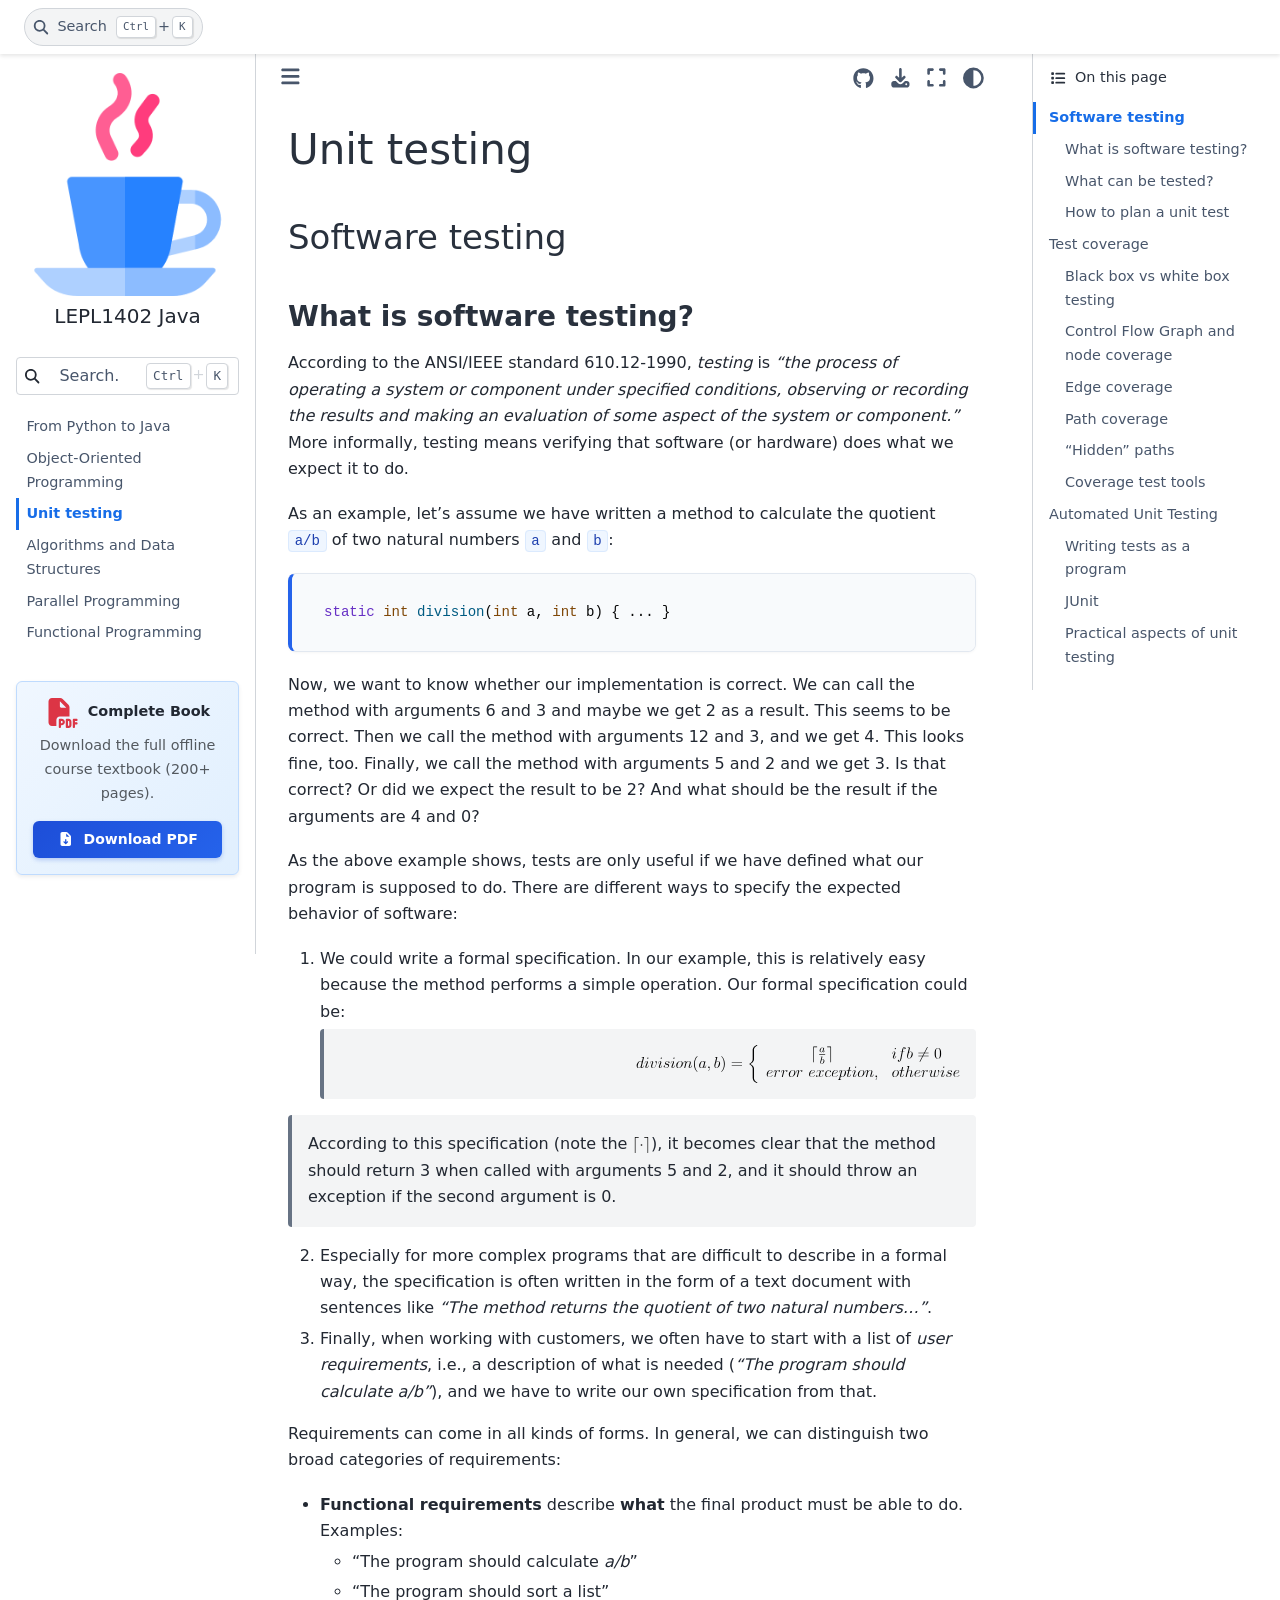
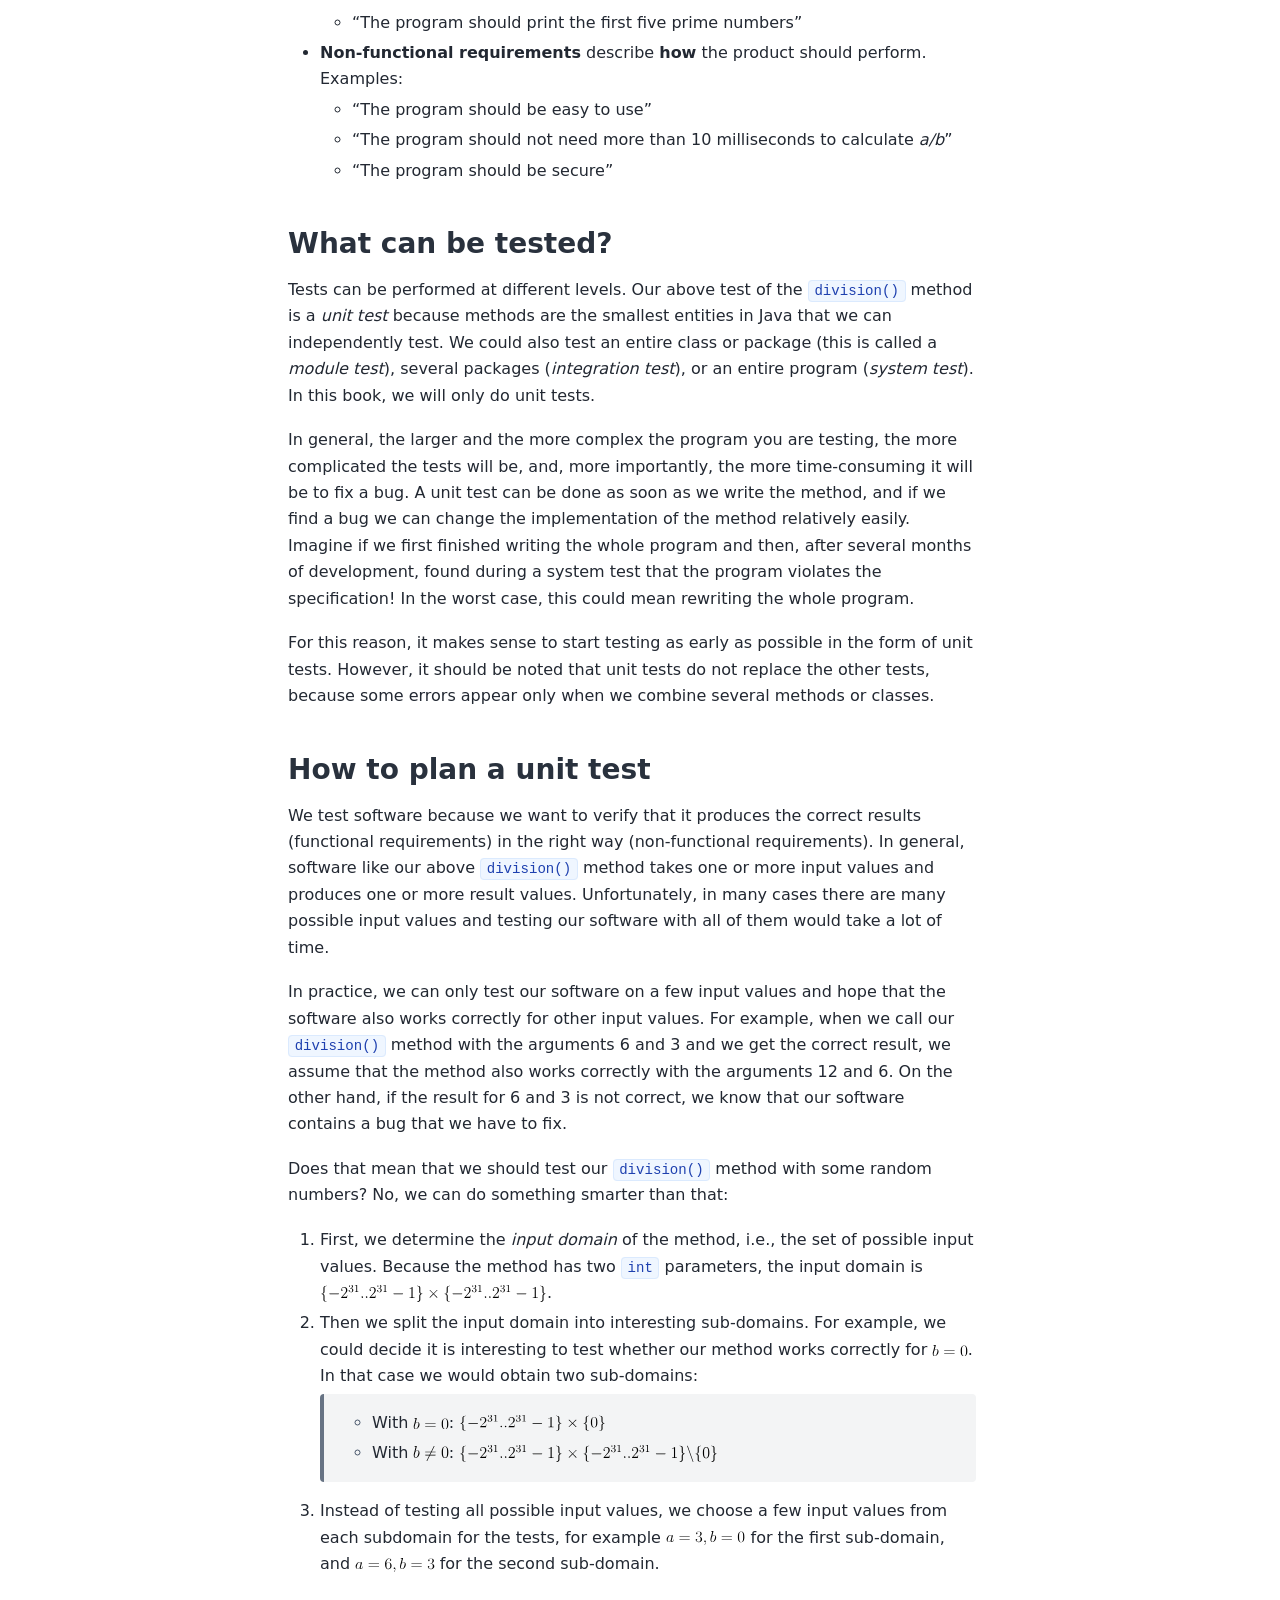
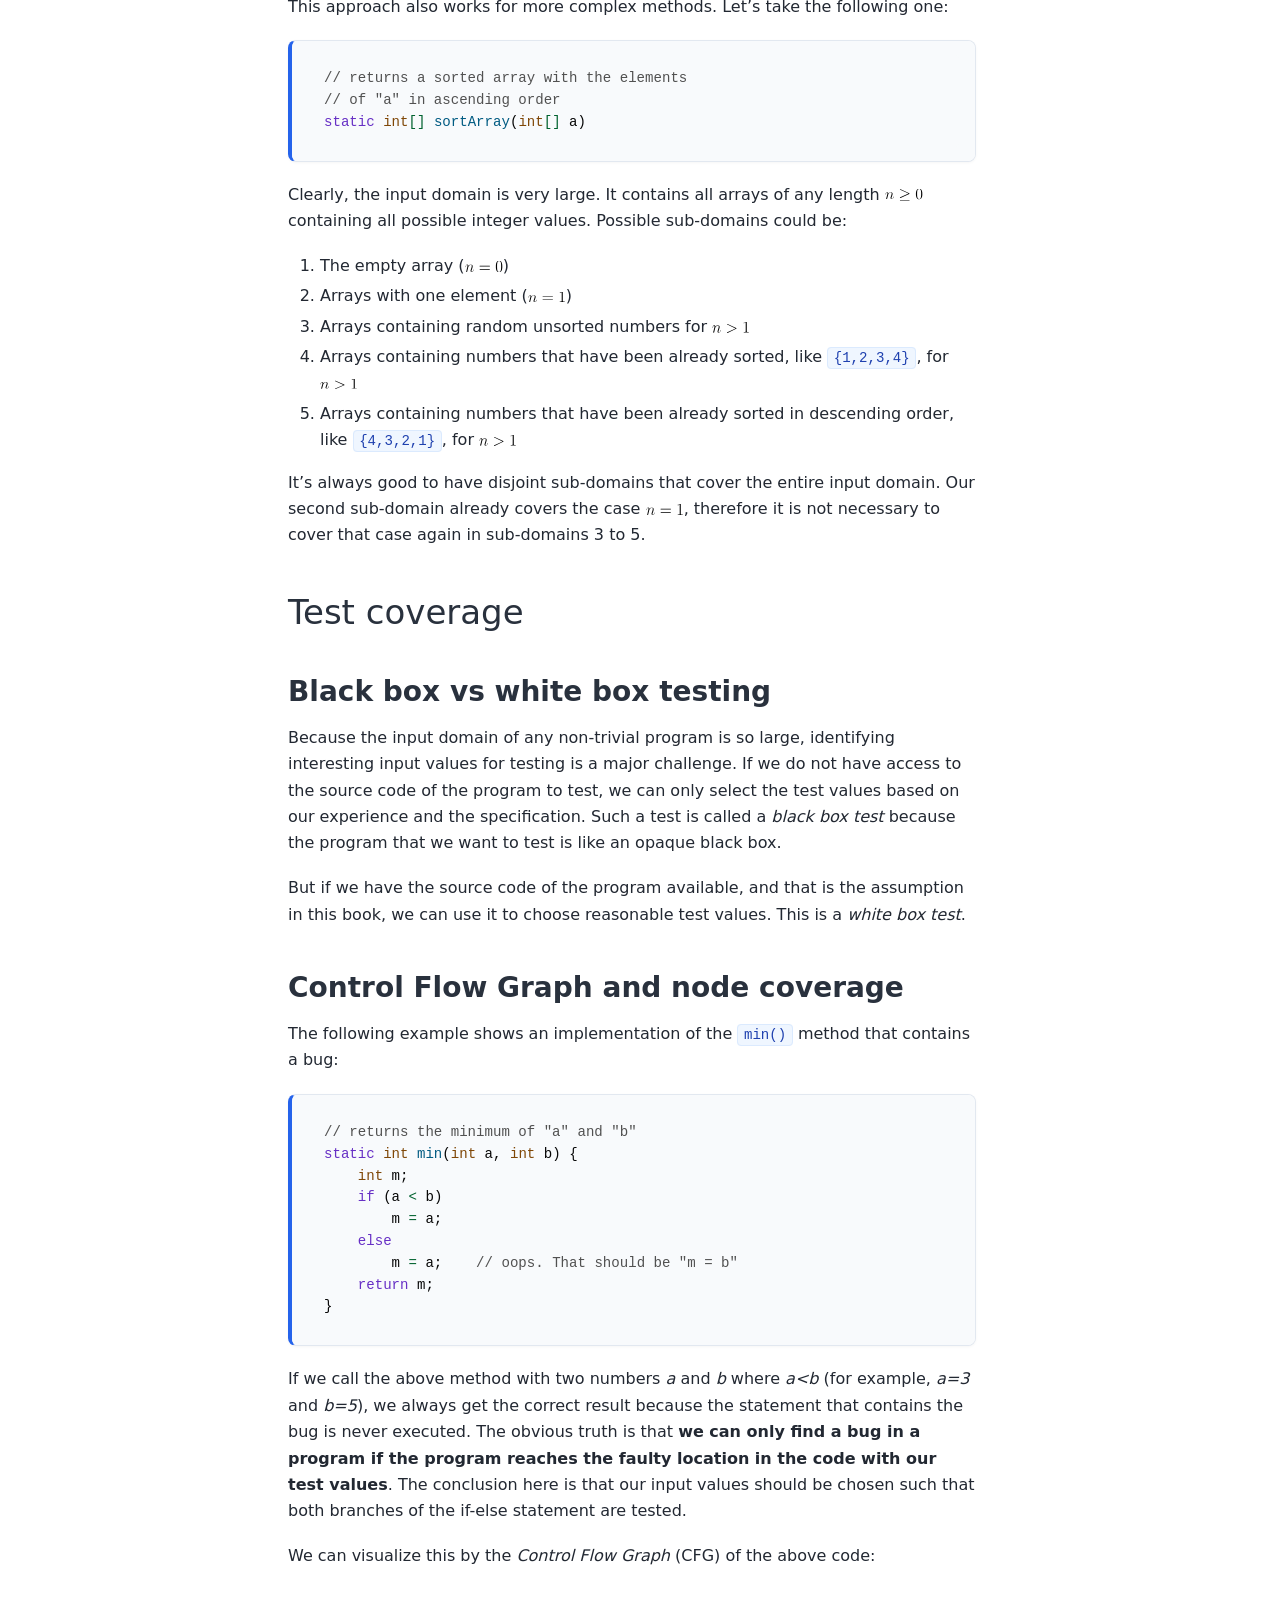
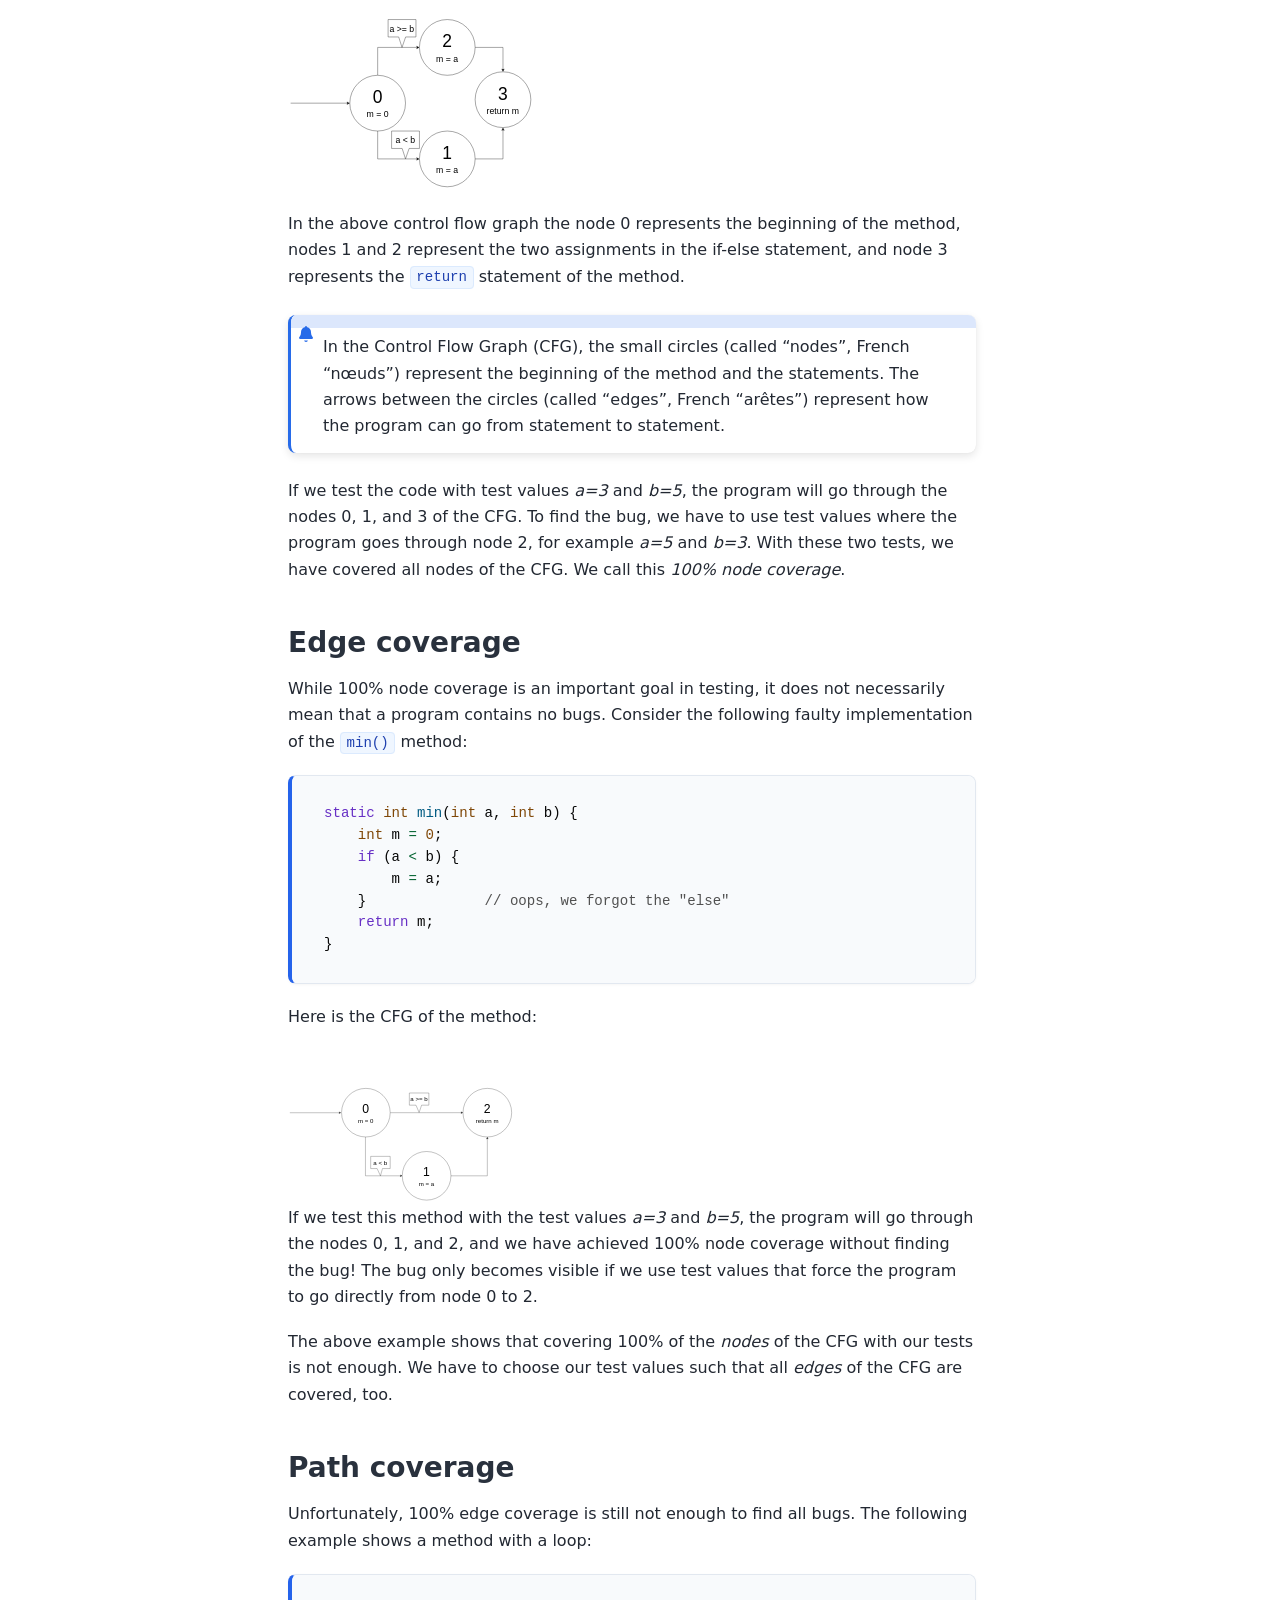
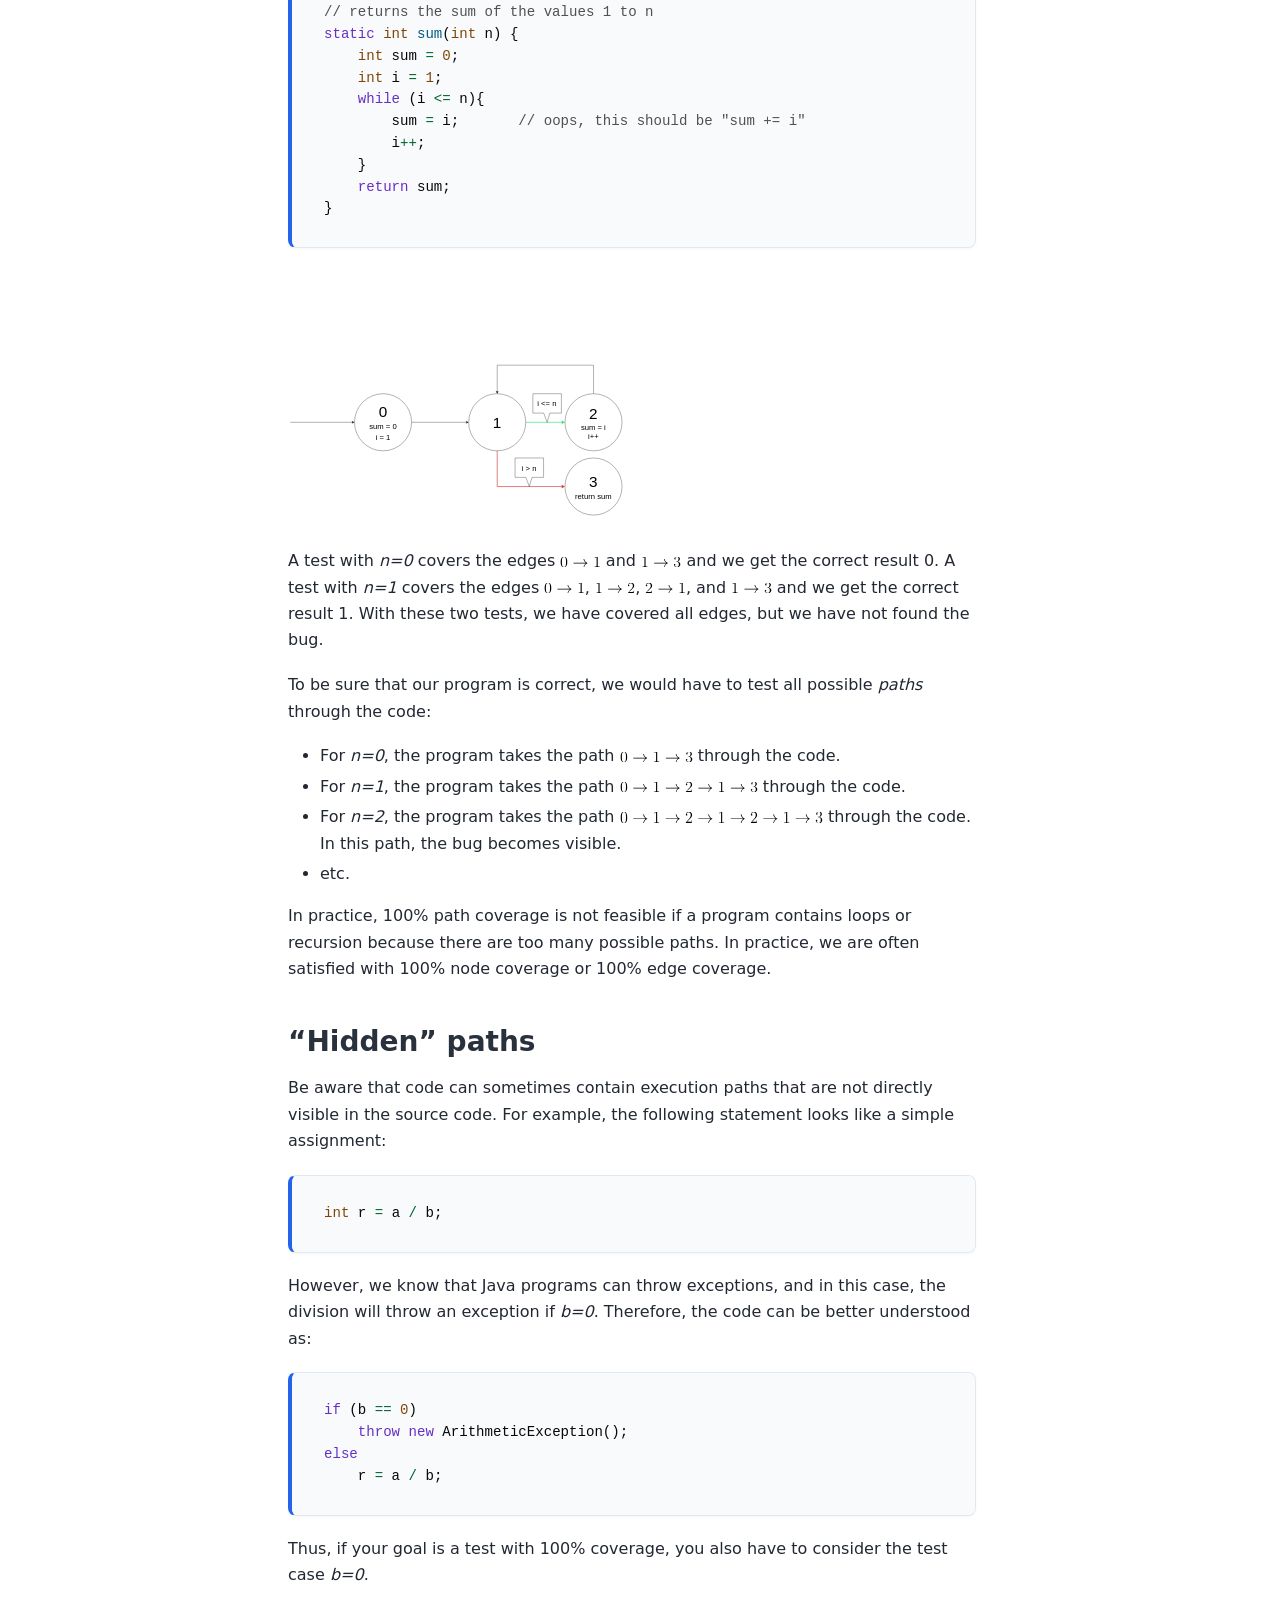
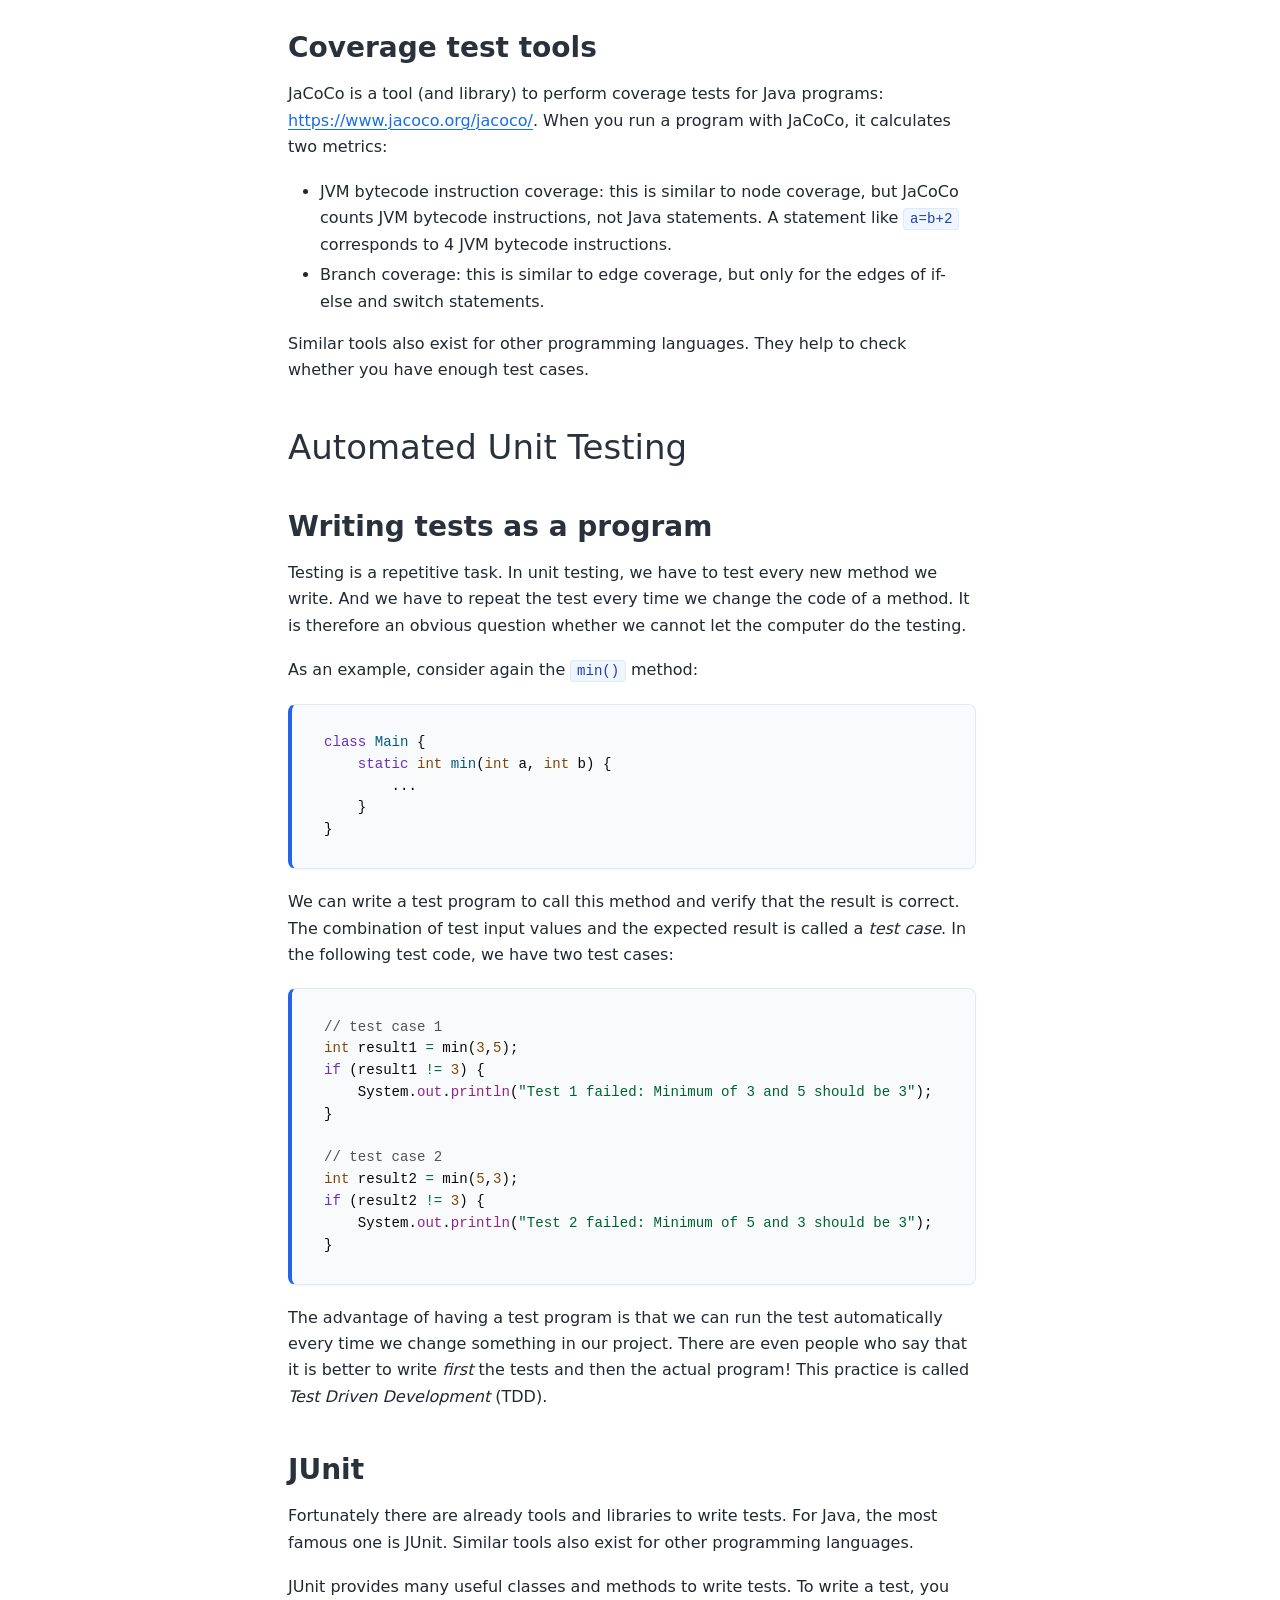
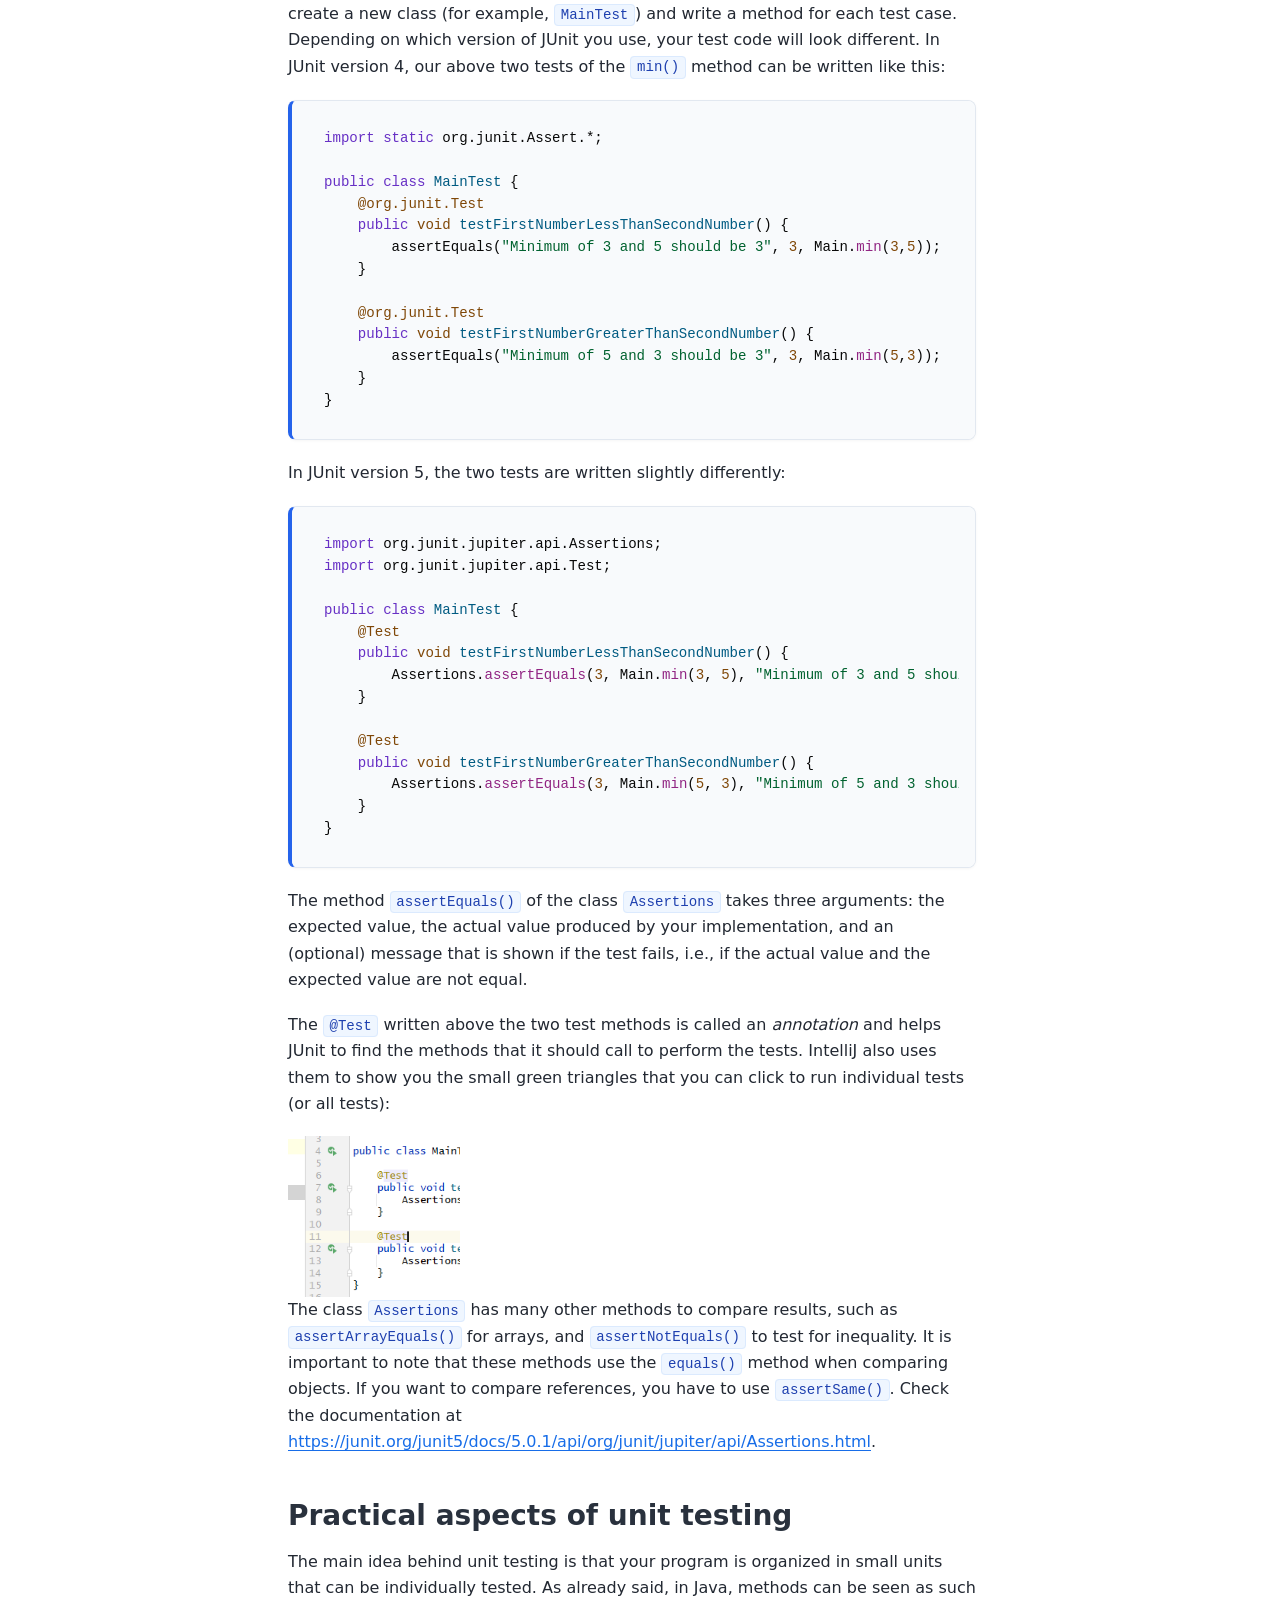
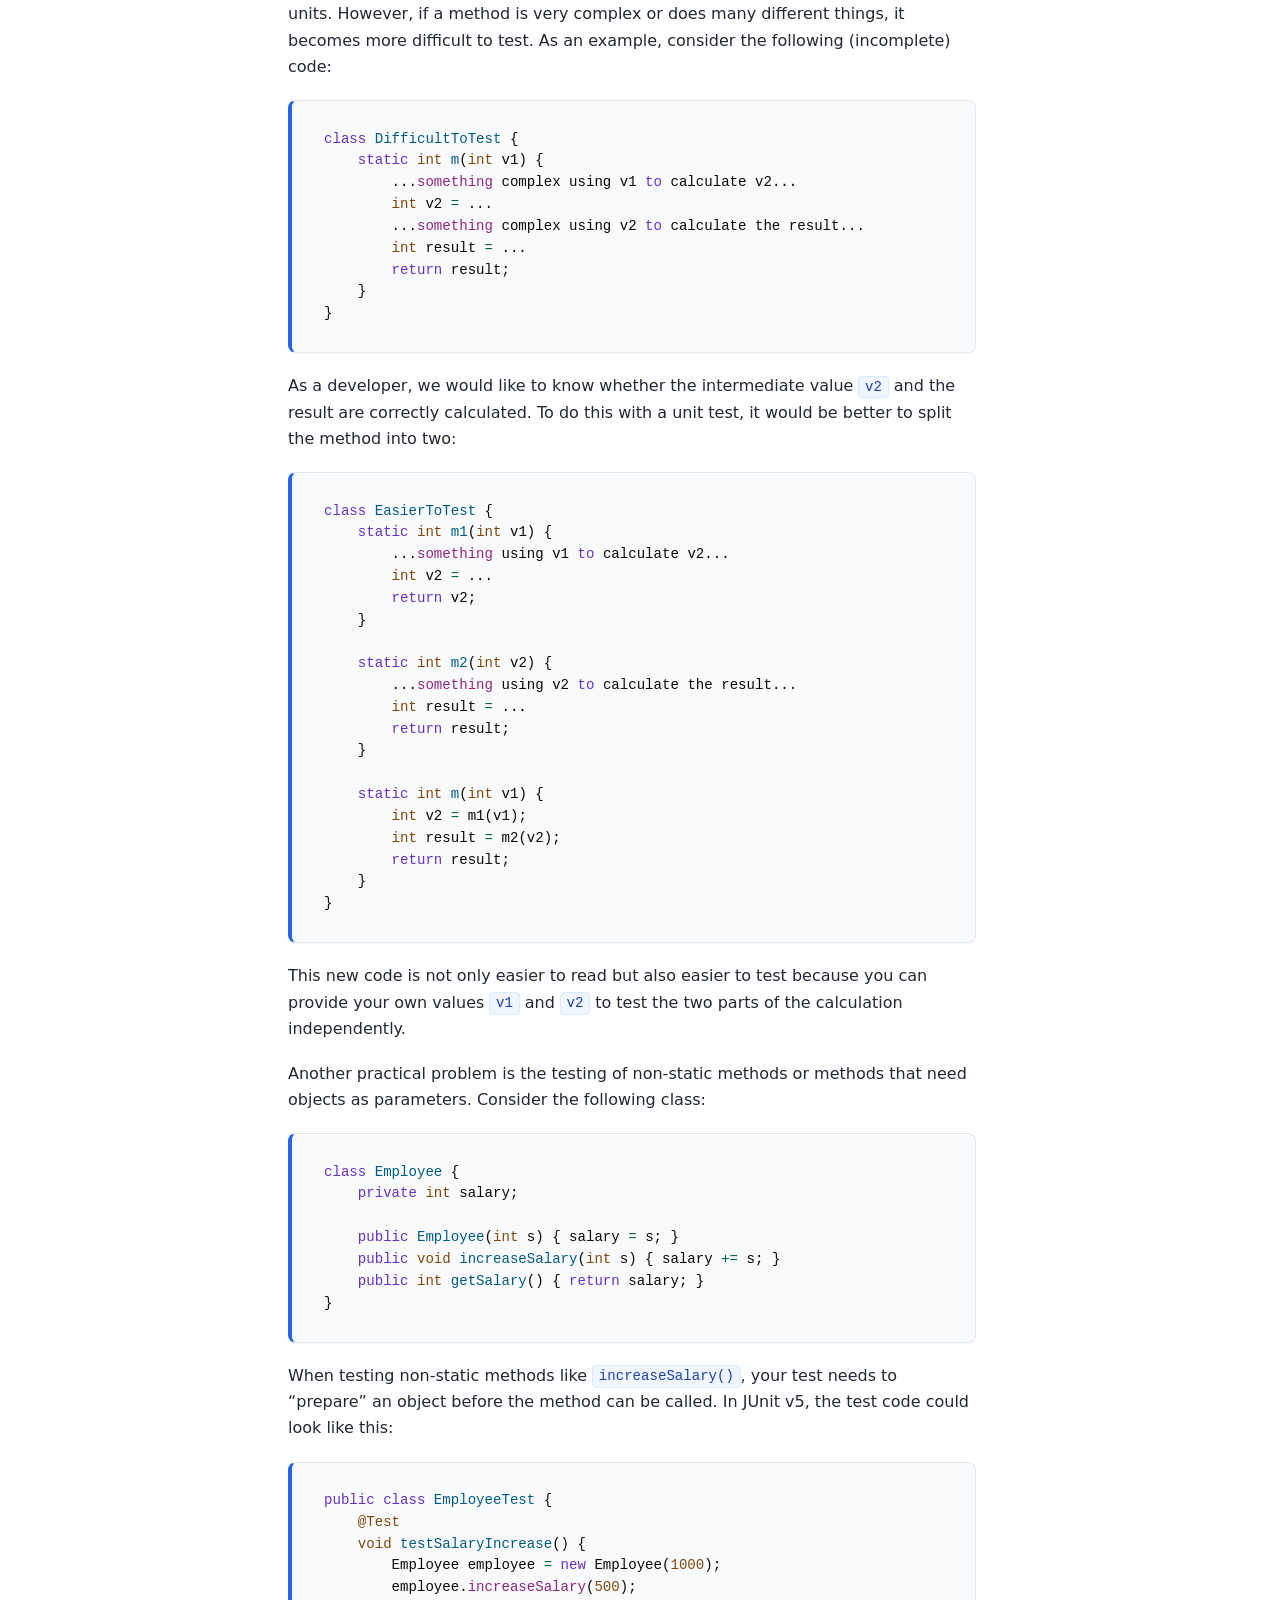
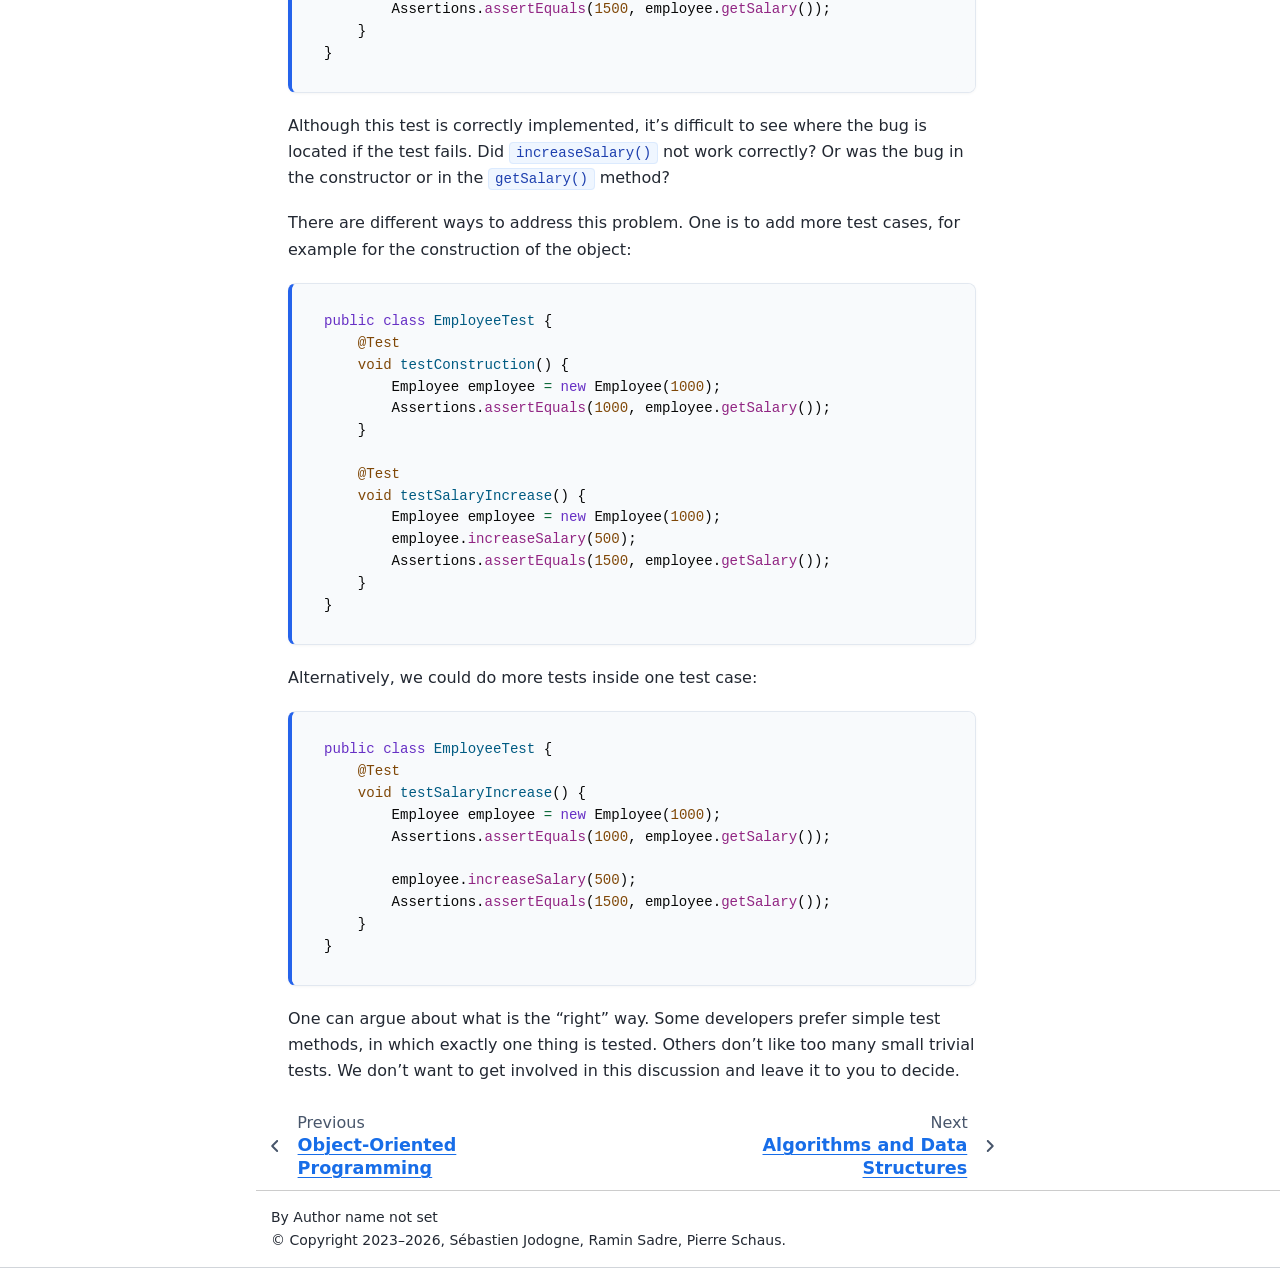
<file: part3.html>
<!DOCTYPE html>


<html lang="en" data-content_root="./" >

  <head>
    <meta charset="utf-8" />
    <meta name="viewport" content="width=device-width, initial-scale=1.0" /><meta name="viewport" content="width=device-width, initial-scale=1" />

    <title>Unit testing &#8212; LEPL1402  documentation</title>
  
  
  
  <script data-cfasync="false">
    document.documentElement.dataset.mode = localStorage.getItem("mode") || "";
    document.documentElement.dataset.theme = localStorage.getItem("theme") || "";
  </script>
  <!--
    this give us a css class that will be invisible only if js is disabled
  -->
  <noscript>
    <style>
      .pst-js-only { display: none !important; }

    </style>
  </noscript>
  
  <!-- Loaded before other Sphinx assets -->
  <link href="_static/styles/theme.css?digest=90905a2f556bf617f1a9" rel="stylesheet" />
<link href="_static/styles/pydata-sphinx-theme.css?digest=90905a2f556bf617f1a9" rel="stylesheet" />

    <link rel="stylesheet" type="text/css" href="_static/pygments.css?v=d75fae25" />
    <link rel="stylesheet" type="text/css" href="_static/styles/sphinx-book-theme.css?v=4418a689" />
    <link rel="stylesheet" type="text/css" href="_static/copybutton.css?v=76b2166b" />
    <link rel="stylesheet" type="text/css" href="_static/custom.css?v=4082b6a6" />
  
  <!-- So that users can add custom icons -->
  <script defer src="_static/scripts/fontawesome.js?digest=90905a2f556bf617f1a9"></script>
  <!-- Pre-loaded scripts that we'll load fully later -->
  <link rel="preload" as="script" href="_static/scripts/bootstrap.js?digest=90905a2f556bf617f1a9" />
<link rel="preload" as="script" href="_static/scripts/pydata-sphinx-theme.js?digest=90905a2f556bf617f1a9" />

    <script src="_static/documentation_options.js?v=c73c0f3e"></script>
    <script src="_static/doctools.js?v=fd6eb6e6"></script>
    <script src="_static/sphinx_highlight.js?v=6ffebe34"></script>
    <script src="_static/clipboard.min.js?v=a7894cd8"></script>
    <script src="_static/copybutton.js?v=30646c52"></script>
    <script src="_static/scripts/sphinx-book-theme.js?v=fab101a9"></script>
    <script>DOCUMENTATION_OPTIONS.pagename = 'part3';</script>
    <script>DOCUMENTATION_OPTIONS.search_as_you_type = false;</script>
    <link rel="icon" href="_static/favicon.ico"/>
    <link rel="index" title="Index" href="genindex.html" />
    <link rel="search" title="Search" href="search.html" />
    <link rel="next" title="Algorithms and Data Structures" href="part4.html" />
    <link rel="prev" title="Object-Oriented Programming" href="part2.html" />
  <meta name="viewport" content="width=device-width, initial-scale=1"/>
  <meta name="docsearch:language" content="en"/>
  <meta name="docsearch:version" content="" />
  
    
    <script src="_static/searchtools.js"></script>
    <script src="_static/language_data.js"></script>
    <script src="searchindex.js"></script>
  
  </head>
  <body data-default-mode="">
  
  
  <div id="pst-skip-link" class="skip-link d-print-none"><a href="#main-content">Skip to main content</a></div>

  
  <div id="pst-scroll-pixel-helper"></div>
  
  <button type="button" class="btn rounded-pill" id="pst-back-to-top">
    <i class="fa-solid fa-arrow-up"></i>Back to top</button>
  
  
  
  
  <dialog id="pst-search-dialog">
    
<form class="bd-search d-flex align-items-center"
      action="search.html"
      method="get">
  <i class="fa-solid fa-magnifying-glass"></i>
  <input type="search"
         class="form-control"
         name="q"
         placeholder="Search..."
         aria-label="Search..."
         autocomplete="off"
         autocorrect="off"
         autocapitalize="off"
         spellcheck="false"/>
  <span class="search-button__kbd-shortcut"><kbd class="kbd-shortcut__modifier">Ctrl</kbd>+<kbd>K</kbd></span>
</form>
  </dialog>

  <div class="pst-async-banner-revealer d-none">
  <aside id="bd-header-version-warning" class="d-none d-print-none" aria-label="Version warning"></aside>
</div>

  
    <header id="pst-header" class="bd-header navbar navbar-expand-lg bd-navbar d-print-none">
<div class="bd-header__inner bd-page-width">
  <button class="pst-navbar-icon sidebar-toggle primary-toggle" aria-label="Site navigation">
    <span class="fa-solid fa-bars"></span>
  </button>
  
  
  <div class="col-lg-9 navbar-header-items">
    
    
    <div class="navbar-header-items__end">
      
        <div class="navbar-item navbar-persistent--container">
          

<button class="btn search-button-field search-button__button pst-js-only" title="Search" aria-label="Search" data-bs-placement="bottom" data-bs-toggle="tooltip">
 <i class="fa-solid fa-magnifying-glass"></i>
 <span class="search-button__default-text">Search</span>
 <span class="search-button__kbd-shortcut"><kbd class="kbd-shortcut__modifier">Ctrl</kbd>+<kbd class="kbd-shortcut__modifier">K</kbd></span>
</button>
        </div>
      
      
    </div>
    
  </div>
  
  
    <div class="navbar-persistent--mobile">

<button class="btn search-button-field search-button__button pst-js-only" title="Search" aria-label="Search" data-bs-placement="bottom" data-bs-toggle="tooltip">
 <i class="fa-solid fa-magnifying-glass"></i>
 <span class="search-button__default-text">Search</span>
 <span class="search-button__kbd-shortcut"><kbd class="kbd-shortcut__modifier">Ctrl</kbd>+<kbd class="kbd-shortcut__modifier">K</kbd></span>
</button>
    </div>
  

  
    <button class="pst-navbar-icon sidebar-toggle secondary-toggle" aria-label="On this page">
      <span class="fa-solid fa-outdent"></span>
    </button>
  
</div>

    </header>
  

  <div class="bd-container">
    <div class="bd-container__inner bd-page-width">
      
      
      
      <dialog id="pst-primary-sidebar-modal"></dialog>
      <div id="pst-primary-sidebar" class="bd-sidebar-primary bd-sidebar">
        

  
  <div class="sidebar-header-items sidebar-primary__section">
    
    
    
    
  </div>
  
    <div class="sidebar-primary-items__start sidebar-primary__section">
        <div class="sidebar-primary-item">

  
    
  

<a class="navbar-brand logo" href="index.html">
  
  
  
  
  
    
    
      
    
    
    <img src="_static/lepl1402.png" class="logo__image only-light" alt=""/>
    <img src="_static/lepl1402.png" class="logo__image only-dark pst-js-only" alt=""/>
  
  
    <p class="title logo__title">LEPL1402 Java</p>
  
</a></div>
        <div class="sidebar-primary-item">
<form class="bd-search d-flex align-items-center"
      action="search.html"
      method="get">
  <i class="fa-solid fa-magnifying-glass"></i>
  <input type="search"
         class="form-control"
         name="q"
         placeholder="Search..."
         aria-label="Search..."
         autocomplete="off"
         autocorrect="off"
         autocapitalize="off"
         spellcheck="false"/>
  <span class="search-button__kbd-shortcut"><kbd class="kbd-shortcut__modifier">Ctrl</kbd>+<kbd>K</kbd></span>
</form></div>
        <div class="sidebar-primary-item"><nav class="bd-links bd-docs-nav" aria-label="Main">
    <div class="bd-toc-item navbar-nav active">
        <ul class="current nav bd-sidenav">
<li class="toctree-l1"><a class="reference internal" href="part1.html">From Python to Java</a></li>
<li class="toctree-l1"><a class="reference internal" href="part2.html">Object-Oriented Programming</a></li>
<li class="toctree-l1 current active"><a class="current reference internal" href="#">Unit testing</a></li>
<li class="toctree-l1"><a class="reference internal" href="part4.html">Algorithms and Data Structures</a></li>
<li class="toctree-l1"><a class="reference internal" href="part5.html">Parallel Programming</a></li>
<li class="toctree-l1"><a class="reference internal" href="part6.html">Functional Programming</a></li>
</ul>

    </div>
</nav></div>
        <div class="sidebar-primary-item"><div class="sidebar-pdf-card mt-3 mb-2 p-3 text-center border rounded shadow-sm">
  <div class="d-flex align-items-center justify-content-center mb-2">
    <i class="fa-solid fa-file-pdf text-danger fs-3 me-2"></i>
    <span class="fw-bold">Complete Book</span>
  </div>
  <p class="small text-muted mb-3">Download the full offline course textbook (200+ pages).</p>
  <a href="_static/lepl1402.pdf" class="btn btn-sm btn-primary w-100 download-pdf-btn" download>
    <i class="fa-solid fa-file-arrow-down me-1"></i> Download PDF
  </a>
</div></div>
    </div>
  
  
  <div class="sidebar-primary-items__end sidebar-primary__section">
      <div class="sidebar-primary-item">
<div id="ethical-ad-placement"
      class="flat"
      data-ea-publisher="readthedocs"
      data-ea-type="readthedocs-sidebar"
      data-ea-manual="true">
</div></div>
  </div>


      </div>
      
      <main id="main-content" class="bd-main" role="main">
        
        

<div class="sbt-scroll-pixel-helper"></div>

          <div class="bd-content">
            <div class="bd-article-container">
              
              <div class="bd-header-article d-print-none">
<div class="header-article-items header-article__inner">
  
    <div class="header-article-items__start">
      
        <div class="header-article-item"><button class="sidebar-toggle primary-toggle btn btn-sm" title="Toggle primary sidebar" data-bs-placement="bottom" data-bs-toggle="tooltip">
  <span class="fa-solid fa-bars"></span>
</button></div>
      
    </div>
  
  
    <div class="header-article-items__end">
      
        <div class="header-article-item">

<div class="article-header-buttons">





<div class="dropdown dropdown-source-buttons">
  <button class="btn dropdown-toggle" type="button" data-bs-toggle="dropdown" aria-expanded="false" aria-label="Source repositories">
    <i class="fab fa-github"></i>
  </button>
  <ul class="dropdown-menu">
      
      
      
      <li><a href="https://github.com/pschaus/book_lepl1402" target="_blank"
   class="btn btn-sm btn-source-repository-button dropdown-item"
   title="Source repository"
   data-bs-placement="left" data-bs-toggle="tooltip"
>
  

<span class="btn__icon-container">
  <i class="fab fa-github"></i>
  </span>
<span class="btn__text-container">Repository</span>
</a>
</li>
      
      
      
      
      <li><a href="https://github.com/pschaus/book_lepl1402/issues/new?title=Issue%20on%20page%20%2Fpart3.html&body=Your%20issue%20content%20here." target="_blank"
   class="btn btn-sm btn-source-issues-button dropdown-item"
   title="Open an issue"
   data-bs-placement="left" data-bs-toggle="tooltip"
>
  

<span class="btn__icon-container">
  <i class="fas fa-lightbulb"></i>
  </span>
<span class="btn__text-container">Open issue</span>
</a>
</li>
      
  </ul>
</div>






<div class="dropdown dropdown-download-buttons">
  <button class="btn dropdown-toggle" type="button" data-bs-toggle="dropdown" aria-expanded="false" aria-label="Download this page">
    <i class="fas fa-download"></i>
  </button>
  <ul class="dropdown-menu">
      
      
      
      <li><a href="_sources/part3.rst" target="_blank"
   class="btn btn-sm btn-download-source-button dropdown-item"
   title="Download source file"
   data-bs-placement="left" data-bs-toggle="tooltip"
>
  

<span class="btn__icon-container">
  <i class="fas fa-file"></i>
  </span>
<span class="btn__text-container">.rst</span>
</a>
</li>
      
      
      
      
      <li>
<button onclick="window.print()"
  class="btn btn-sm btn-download-pdf-button dropdown-item"
  title="Print to PDF"
  data-bs-placement="left" data-bs-toggle="tooltip"
>
  

<span class="btn__icon-container">
  <i class="fas fa-file-pdf"></i>
  </span>
<span class="btn__text-container">.pdf</span>
</button>
</li>
      
  </ul>
</div>




<button onclick="toggleFullScreen()"
  class="btn btn-sm btn-fullscreen-button pst-navbar-icon"
  title="Fullscreen mode"
  data-bs-placement="bottom" data-bs-toggle="tooltip"
>
  

<span class="btn__icon-container">
  <i class="fas fa-expand"></i>
  </span>

</button>



<div class="theme-switch-container dropdown pst-js-only" data-bs-toggle="tooltip" data-bs-placement="bottom" title="Color mode">
  <button class="btn btn-sm nav-link pst-navbar-icon theme-switch-button dropdown-toggle" aria-label="Color mode" data-bs-toggle="dropdown">
    <i class="theme-switch fa-solid fa-sun fa-lg fa-fw" data-mode="light" title="Light"></i>
    <i class="theme-switch fa-solid fa-moon fa-lg fa-fw" data-mode="dark" title="Dark"></i>
    <i class="theme-switch fa-solid fa-circle-half-stroke fa-lg fa-fw" data-mode="auto" title="System Settings"></i>
  </button>
  <ul class="dropdown-menu dropdown-menu-end">
    <li><button class="dropdown-item d-flex align-items-center theme-change-button" data-mode="auto"><i class="fa-solid fa-circle-half-stroke fa-lg fa-fw me-1"></i>System Settings</button></li>
    <li><button class="dropdown-item d-flex align-items-center theme-change-button" data-mode="light"><i class="fa-solid fa-sun fa-lg fa-fw me-1"></i>Light</button></li>
    <li><button class="dropdown-item d-flex align-items-center theme-change-button" data-mode="dark"><i class="fa-solid fa-moon fa-lg fa-fw me-1"></i>Dark</button></li>
  </ul>
</div>


<button class="btn btn-sm pst-navbar-icon search-button search-button__button pst-js-only" title="Search" aria-label="Search" data-bs-placement="bottom" data-bs-toggle="tooltip">
    <i class="fa-solid fa-magnifying-glass fa-lg"></i>
</button>
<button class="sidebar-toggle secondary-toggle btn btn-sm pst-navbar-icon" title="Toggle secondary sidebar" data-bs-placement="bottom" data-bs-toggle="tooltip">
    <span class="fa-solid fa-list"></span>
</button>
</div></div>
      
    </div>
  
</div>
</div>
              
              

<div id="jb-print-docs-body" class="onlyprint">
    <h1>Unit testing</h1>
    <!-- Table of contents -->
    <div id="print-main-content">
        <div id="jb-print-toc">
            
            <div>
                <h2> On this page </h2>
            </div>
            <nav aria-label="Page">
                <ul class="pst-show_toc_level nav section-nav flex-column">
<li class="toc-h2 nav-item toc-entry"><a class="reference internal nav-link" href="#software-testing">Software testing</a><ul class="pst-show_toc_level nav section-nav flex-column">
<li class="toc-h3 nav-item toc-entry"><a class="reference internal nav-link" href="#what-is-software-testing">What is software testing?</a></li>
<li class="toc-h3 nav-item toc-entry"><a class="reference internal nav-link" href="#what-can-be-tested">What can be tested?</a></li>
<li class="toc-h3 nav-item toc-entry"><a class="reference internal nav-link" href="#how-to-plan-a-unit-test">How to plan a unit test</a></li>
</ul>
</li>
<li class="toc-h2 nav-item toc-entry"><a class="reference internal nav-link" href="#test-coverage">Test coverage</a><ul class="pst-show_toc_level nav section-nav flex-column">
<li class="toc-h3 nav-item toc-entry"><a class="reference internal nav-link" href="#black-box-vs-white-box-testing">Black box vs white box testing</a></li>
<li class="toc-h3 nav-item toc-entry"><a class="reference internal nav-link" href="#control-flow-graph-and-node-coverage">Control Flow Graph and node coverage</a></li>
<li class="toc-h3 nav-item toc-entry"><a class="reference internal nav-link" href="#edge-coverage">Edge coverage</a></li>
<li class="toc-h3 nav-item toc-entry"><a class="reference internal nav-link" href="#path-coverage">Path coverage</a></li>
<li class="toc-h3 nav-item toc-entry"><a class="reference internal nav-link" href="#hidden-paths">“Hidden” paths</a></li>
<li class="toc-h3 nav-item toc-entry"><a class="reference internal nav-link" href="#coverage-test-tools">Coverage test tools</a></li>
</ul>
</li>
<li class="toc-h2 nav-item toc-entry"><a class="reference internal nav-link" href="#automated-unit-testing">Automated Unit Testing</a><ul class="pst-show_toc_level nav section-nav flex-column">
<li class="toc-h3 nav-item toc-entry"><a class="reference internal nav-link" href="#writing-tests-as-a-program">Writing tests as a program</a></li>
<li class="toc-h3 nav-item toc-entry"><a class="reference internal nav-link" href="#junit">JUnit</a></li>
<li class="toc-h3 nav-item toc-entry"><a class="reference internal nav-link" href="#practical-aspects-of-unit-testing">Practical aspects of unit testing</a></li>
</ul>
</li>
</ul>
            </nav>
        </div>
    </div>
</div>

              
                
<div id="searchbox"></div>
                <article class="bd-article">
                  
  <section id="unit-testing">
<span id="part3"></span><h1>Unit testing<a class="headerlink" href="#unit-testing" title="Link to this heading">#</a></h1>
<section id="software-testing">
<h2>Software testing<a class="headerlink" href="#software-testing" title="Link to this heading">#</a></h2>
<section id="what-is-software-testing">
<span id="id1"></span><h3>What is software testing?<a class="headerlink" href="#what-is-software-testing" title="Link to this heading">#</a></h3>
<p>According to the ANSI/IEEE standard 610.12-1990, <em>testing</em>  is <em>“the process of operating a system or component under specified conditions, observing or recording the results and making an evaluation of some aspect of the system or component.”</em> More informally, testing means verifying that software (or hardware) does what we expect it to do.</p>
<p>As an example, let’s assume we have written a method to calculate the quotient <code class="docutils literal notranslate"><span class="pre">a/b</span></code> of two natural numbers <code class="docutils literal notranslate"><span class="pre">a</span></code> and <code class="docutils literal notranslate"><span class="pre">b</span></code>:</p>
<div class="highlight-java notranslate"><div class="highlight"><pre><span></span><span class="kd">static</span><span class="w"> </span><span class="kt">int</span><span class="w"> </span><span class="nf">division</span><span class="p">(</span><span class="kt">int</span><span class="w"> </span><span class="n">a</span><span class="p">,</span><span class="w"> </span><span class="kt">int</span><span class="w"> </span><span class="n">b</span><span class="p">)</span><span class="w"> </span><span class="p">{</span><span class="w"> </span><span class="p">...</span><span class="w"> </span><span class="p">}</span>
</pre></div>
</div>
<p>Now, we want to know whether our implementation is correct. We can call the method with arguments 6 and 3 and maybe we get 2 as a result. This seems to be correct. Then we call the method with arguments 12 and 3, and we get 4. This looks fine, too. Finally, we call the method with arguments 5 and 2 and we get 3. Is that correct? Or did we expect the result to be 2? And what should be the result if the arguments are 4 and 0?</p>
<p>As the above example shows, tests are only useful if we have defined what our program is supposed to do. There are different ways to specify the expected behavior of software:</p>
<ol class="arabic">
<li><p>We could write a formal specification. In our example, this is relatively easy because the method performs a simple operation. Our formal specification could be:</p>
<blockquote>
<div><div class="math">
<p><img src="_images/math/e85f285e8338e56788beb567fdd8dea71f570363.svg" alt="division(a,b) = \left\{\begin{array}{cl}\lceil\frac{a}{b}\rceil &amp; if b\neq 0\\error\  exception,&amp; otherwise \end{array}\right."/></p>
</div></div></blockquote>
</li>
</ol>
<blockquote>
<div><p>According to this specification (note the <img class="math" src="_images/math/258e543014e60e260c7e41417a9cb1b48b4b915f.svg" alt="\lceil\cdot \rceil"/>), it becomes clear that the method should return 3 when called with arguments 5 and 2, and it should throw an exception if the second argument is 0.</p>
</div></blockquote>
<ol class="arabic simple" start="2">
<li><p>Especially for more complex programs that are difficult to describe in a formal way, the specification is often written in the form of a text document with sentences like <em>“The method returns the quotient of two natural numbers…”</em>.</p></li>
<li><p>Finally, when working with customers, we often have to start with a list of <em>user requirements</em>, i.e., a description of what is needed (<em>“The program should calculate a/b”</em>), and we have to write our own specification from that.</p></li>
</ol>
<p>Requirements can come in all kinds of forms. In general, we can distinguish two broad categories of requirements:</p>
<ul class="simple">
<li><p><strong>Functional requirements</strong> describe <strong>what</strong> the final product must be able to do. Examples:</p>
<ul>
<li><p>“The program should calculate <em>a/b</em>”</p></li>
<li><p>“The program should sort a list”</p></li>
<li><p>“The program should print the first five prime numbers”</p></li>
</ul>
</li>
<li><p><strong>Non-functional requirements</strong> describe <strong>how</strong> the product should perform. Examples:</p>
<ul>
<li><p>“The program should be easy to use”</p></li>
<li><p>“The program should not need more than 10 milliseconds to calculate <em>a/b</em>”</p></li>
<li><p>“The program should be secure”</p></li>
</ul>
</li>
</ul>
</section>
<section id="what-can-be-tested">
<h3>What can be tested?<a class="headerlink" href="#what-can-be-tested" title="Link to this heading">#</a></h3>
<p>Tests can be performed at different levels. Our above test of the <code class="code docutils literal notranslate"><span class="pre">division()</span></code> method is a <em>unit test</em> because methods are the smallest entities in Java that we can independently test. We could also test an entire class or package (this is called a <em>module test</em>), several packages (<em>integration test</em>), or an entire program (<em>system test</em>). In this book, we will only do unit tests.</p>
<p>In general, the larger and the more complex the program you are testing, the more complicated the tests will be, and, more importantly, the more time-consuming it will be to fix a bug. A unit test can be done as soon as we write the method, and if we find a bug we can change the implementation of the method relatively easily. Imagine if we first finished writing the whole program and then, after several months of development, found during a system test that the program violates the specification! In the worst case, this could mean rewriting the whole program.</p>
<p>For this reason, it makes sense to start testing as early as possible in the form of unit tests. However, it should be noted that unit tests do not replace the other tests, because some errors appear only when we combine several methods or classes.</p>
</section>
<section id="how-to-plan-a-unit-test">
<h3>How to plan a unit test<a class="headerlink" href="#how-to-plan-a-unit-test" title="Link to this heading">#</a></h3>
<p>We test software because we want to verify that it produces the correct results (functional requirements) in the right way (non-functional requirements). In general, software like our above <code class="code docutils literal notranslate"><span class="pre">division()</span></code> method takes one or more input values and produces one or more result values. Unfortunately, in many cases there are many possible input values and testing our software with all of them would take a lot of time.</p>
<p>In practice, we can only test our software on a few input values and hope that the software also works correctly for other input values. For example, when we call our <code class="code docutils literal notranslate"><span class="pre">division()</span></code> method with the arguments 6 and 3 and we get the correct result, we assume that the method also works correctly with the arguments 12 and 6. On the other hand, if the result for 6 and 3 is not correct, we know that our software contains a bug that we have to fix.</p>
<p>Does that mean that we should test our <code class="code docutils literal notranslate"><span class="pre">division()</span></code> method with some random numbers? No, we can do something smarter than that:</p>
<ol class="arabic">
<li><p>First, we determine the <em>input domain</em> of the method, i.e., the set of possible input values. Because the method has two <code class="code docutils literal notranslate"><span class="pre">int</span></code> parameters, the input domain is <img class="math" src="_images/math/c21b5408dde55ef5a7983c28fd12146494c58ead.svg" alt="\{-2^{31}..2^{31}-1\}\times \{-2^{31}..2^{31}-1\}"/>.</p></li>
<li><p>Then we split the input domain into interesting sub-domains. For example, we could decide it is interesting to test whether our method works correctly for <img class="math" src="_images/math/909e24d245f258d326cb27b9517126ea124435db.svg" alt="b=0"/>. In that case we would obtain two sub-domains:</p>
<blockquote>
<div><ul class="simple">
<li><p>With <img class="math" src="_images/math/909e24d245f258d326cb27b9517126ea124435db.svg" alt="b=0"/>: <img class="math" src="_images/math/132cbd55e15af783894ed34e76726ca01c68dfff.svg" alt="\{-2^{31}..2^{31}-1\}\times \{0\}"/></p></li>
<li><p>With <img class="math" src="_images/math/e9e436a2f4a8b19b470750738208b8094ad3415b.svg" alt="b\neq 0"/>: <img class="math" src="_images/math/edc4439b5643fa30e77121dbbbc18a31dba54acb.svg" alt="\{-2^{31}..2^{31}-1\}\times \{-2^{31}..2^{31}-1\} \backslash \{0\}"/></p></li>
</ul>
</div></blockquote>
</li>
<li><p>Instead of testing all possible input values, we choose a few input values from each subdomain for the tests, for example <img class="math" src="_images/math/20a9e7b53df832d7f3b8e68503b865f8a6f2ee36.svg" alt="a=3, b=0"/> for the first sub-domain, and <img class="math" src="_images/math/6eb4682ee44b35a8c23619ec1fbbeef49b3032d3.svg" alt="a=6, b=3"/> for the second sub-domain.</p></li>
</ol>
<p>This approach also works for more complex methods. Let’s take the following one:</p>
<div class="highlight-java notranslate"><div class="highlight"><pre><span></span><span class="c1">// returns a sorted array with the elements</span>
<span class="c1">// of "a" in ascending order</span>
<span class="kd">static</span><span class="w"> </span><span class="kt">int</span><span class="o">[]</span><span class="w"> </span><span class="nf">sortArray</span><span class="p">(</span><span class="kt">int</span><span class="o">[]</span><span class="w"> </span><span class="n">a</span><span class="p">)</span>
</pre></div>
</div>
<p>Clearly, the input domain is very large. It contains all arrays of any length <img class="math" src="_images/math/6915d3932294b85a890bd9445c663978f85d6cad.svg" alt="n\ge 0"/> containing all possible integer values. Possible sub-domains could be:</p>
<ol class="arabic simple">
<li><p>The empty array (<img class="math" src="_images/math/8a2377d9f9f7b3c6510e0619d487013bb93df230.svg" alt="n=0"/>)</p></li>
<li><p>Arrays with one element (<img class="math" src="_images/math/6c1ff1fa9d98053f892ccdaa411b17edee8da802.svg" alt="n=1"/>)</p></li>
<li><p>Arrays containing random unsorted numbers for <img class="math" src="_images/math/5591158cb72237338906d1b791334d3f62f94af1.svg" alt="n&gt;1"/></p></li>
<li><p>Arrays containing numbers that have been already sorted, like <code class="code docutils literal notranslate"><span class="pre">{1,2,3,4}</span></code>, for <img class="math" src="_images/math/5591158cb72237338906d1b791334d3f62f94af1.svg" alt="n&gt;1"/></p></li>
<li><p>Arrays containing numbers that have been already sorted in descending order, like <code class="code docutils literal notranslate"><span class="pre">{4,3,2,1}</span></code>, for <img class="math" src="_images/math/5591158cb72237338906d1b791334d3f62f94af1.svg" alt="n&gt;1"/></p></li>
</ol>
<p>It’s always good to have disjoint sub-domains that cover the entire input domain. Our second sub-domain already covers the case <img class="math" src="_images/math/6c1ff1fa9d98053f892ccdaa411b17edee8da802.svg" alt="n=1"/>, therefore it is not necessary to cover that case again in sub-domains 3 to 5.</p>
</section>
</section>
<section id="test-coverage">
<h2>Test coverage<a class="headerlink" href="#test-coverage" title="Link to this heading">#</a></h2>
<section id="black-box-vs-white-box-testing">
<h3>Black box vs white box testing<a class="headerlink" href="#black-box-vs-white-box-testing" title="Link to this heading">#</a></h3>
<p>Because the input domain of any non-trivial program is so large, identifying interesting input values for testing is a major challenge. If we do not have access to the source code of the program to test, we can only select the test values based on our experience and the specification. Such a test is called a <em>black box test</em> because the program that we want to test is like an opaque black box.</p>
<p>But if we have the source code of the program available, and that is the assumption in this book, we can use it to choose reasonable test values. This is a <em>white box test</em>.</p>
</section>
<section id="control-flow-graph-and-node-coverage">
<h3>Control Flow Graph and node coverage<a class="headerlink" href="#control-flow-graph-and-node-coverage" title="Link to this heading">#</a></h3>
<p>The following example shows an implementation of the <code class="code docutils literal notranslate"><span class="pre">min()</span></code> method that contains a bug:</p>
<div class="highlight-java notranslate"><div class="highlight"><pre><span></span><span class="c1">// returns the minimum of "a" and "b"</span>
<span class="kd">static</span><span class="w"> </span><span class="kt">int</span><span class="w"> </span><span class="nf">min</span><span class="p">(</span><span class="kt">int</span><span class="w"> </span><span class="n">a</span><span class="p">,</span><span class="w"> </span><span class="kt">int</span><span class="w"> </span><span class="n">b</span><span class="p">)</span><span class="w"> </span><span class="p">{</span>
<span class="w">    </span><span class="kt">int</span><span class="w"> </span><span class="n">m</span><span class="p">;</span>
<span class="w">    </span><span class="k">if</span><span class="w"> </span><span class="p">(</span><span class="n">a</span><span class="w"> </span><span class="o">&lt;</span><span class="w"> </span><span class="n">b</span><span class="p">)</span>
<span class="w">        </span><span class="n">m</span><span class="w"> </span><span class="o">=</span><span class="w"> </span><span class="n">a</span><span class="p">;</span>
<span class="w">    </span><span class="k">else</span>
<span class="w">        </span><span class="n">m</span><span class="w"> </span><span class="o">=</span><span class="w"> </span><span class="n">a</span><span class="p">;</span><span class="w">    </span><span class="c1">// oops. That should be "m = b"</span>
<span class="w">    </span><span class="k">return</span><span class="w"> </span><span class="n">m</span><span class="p">;</span>
<span class="p">}</span>
</pre></div>
</div>
<p>If we call the above method with two numbers <em>a</em> and <em>b</em> where <em>a&lt;b</em> (for example, <em>a=3</em> and <em>b=5</em>), we always get the correct result because the statement that contains the bug is never executed. The obvious truth is that <strong>we can only find a bug in a program if the program reaches the faulty location in the code with our test values</strong>. The conclusion here is that our input values should be chosen such that both branches of the if-else statement are tested.</p>
<p>We can visualize this by the <em>Control Flow Graph</em> (CFG) of the above code:</p>
<a class="reference internal image-reference" href="_images/control_flow_minn.svg"><img alt="_images/control_flow_minn.svg" src="_images/control_flow_minn.svg" style="width: 50%;" />
</a>
<p>In the above control flow graph the node 0 represents the beginning of the method, nodes 1 and 2 represent the two assignments in the if-else statement, and node 3 represents the <code class="code docutils literal notranslate"><span class="pre">return</span></code> statement of the method.</p>
<div class="admonition- admonition">
<p class="admonition-title"></p>
<p>In the Control Flow Graph (CFG), the small circles (called “nodes”, French “nœuds”) represent the beginning of the method and the statements. The arrows between the circles (called “edges”, French “arêtes”) represent how the program can go from statement to statement.</p>
</div>
<p>If we test the code with test values <em>a=3</em> and <em>b=5</em>, the program will go through the nodes 0, 1, and 3 of the CFG. To find the bug, we have to use test values where the program goes through node 2, for example <em>a=5</em> and <em>b=3</em>. With these two tests, we have covered all nodes of the CFG. We call this <em>100% node coverage</em>.</p>
</section>
<section id="edge-coverage">
<h3>Edge coverage<a class="headerlink" href="#edge-coverage" title="Link to this heading">#</a></h3>
<p>While 100% node coverage is an important goal in testing, it does not necessarily mean that a program  contains no bugs. Consider the following faulty implementation of the <code class="code docutils literal notranslate"><span class="pre">min()</span></code> method:</p>
<div class="highlight-java notranslate"><div class="highlight"><pre><span></span><span class="kd">static</span><span class="w"> </span><span class="kt">int</span><span class="w"> </span><span class="nf">min</span><span class="p">(</span><span class="kt">int</span><span class="w"> </span><span class="n">a</span><span class="p">,</span><span class="w"> </span><span class="kt">int</span><span class="w"> </span><span class="n">b</span><span class="p">)</span><span class="w"> </span><span class="p">{</span>
<span class="w">    </span><span class="kt">int</span><span class="w"> </span><span class="n">m</span><span class="w"> </span><span class="o">=</span><span class="w"> </span><span class="mi">0</span><span class="p">;</span>
<span class="w">    </span><span class="k">if</span><span class="w"> </span><span class="p">(</span><span class="n">a</span><span class="w"> </span><span class="o">&lt;</span><span class="w"> </span><span class="n">b</span><span class="p">)</span><span class="w"> </span><span class="p">{</span>
<span class="w">        </span><span class="n">m</span><span class="w"> </span><span class="o">=</span><span class="w"> </span><span class="n">a</span><span class="p">;</span>
<span class="w">    </span><span class="p">}</span><span class="w">              </span><span class="c1">// oops, we forgot the "else"</span>
<span class="w">    </span><span class="k">return</span><span class="w"> </span><span class="n">m</span><span class="p">;</span>
<span class="p">}</span>
</pre></div>
</div>
<p>Here is the CFG of the method:</p>
<a class="reference internal image-reference" href="_images/control_flow_min2n.svg"><img alt="_images/control_flow_min2n.svg" src="_images/control_flow_min2n.svg" style="width: 35%;" />
</a>
<p>If we test this method with the test values <em>a=3</em> and <em>b=5</em>, the program will go through the nodes 0, 1, and 2, and we have achieved 100% node coverage without finding the bug! The bug only becomes visible if we use test values that force the program to go directly from node 0 to 2.</p>
<p>The above example shows that covering 100% of the <em>nodes</em> of the CFG with our tests is not enough. We have to choose our test values such that all <em>edges</em> of the CFG are covered, too.</p>
</section>
<section id="path-coverage">
<h3>Path coverage<a class="headerlink" href="#path-coverage" title="Link to this heading">#</a></h3>
<p>Unfortunately, 100% edge coverage is still not enough to find all bugs. The following example shows a method with a loop:</p>
<div class="highlight-java notranslate"><div class="highlight"><pre><span></span><span class="c1">// returns the sum of the values 1 to n</span>
<span class="kd">static</span><span class="w"> </span><span class="kt">int</span><span class="w"> </span><span class="nf">sum</span><span class="p">(</span><span class="kt">int</span><span class="w"> </span><span class="n">n</span><span class="p">)</span><span class="w"> </span><span class="p">{</span>
<span class="w">    </span><span class="kt">int</span><span class="w"> </span><span class="n">sum</span><span class="w"> </span><span class="o">=</span><span class="w"> </span><span class="mi">0</span><span class="p">;</span>
<span class="w">    </span><span class="kt">int</span><span class="w"> </span><span class="n">i</span><span class="w"> </span><span class="o">=</span><span class="w"> </span><span class="mi">1</span><span class="p">;</span>
<span class="w">    </span><span class="k">while</span><span class="w"> </span><span class="p">(</span><span class="n">i</span><span class="w"> </span><span class="o">&lt;=</span><span class="w"> </span><span class="n">n</span><span class="p">){</span>
<span class="w">        </span><span class="n">sum</span><span class="w"> </span><span class="o">=</span><span class="w"> </span><span class="n">i</span><span class="p">;</span><span class="w">       </span><span class="c1">// oops, this should be "sum += i"</span>
<span class="w">        </span><span class="n">i</span><span class="o">++</span><span class="p">;</span>
<span class="w">    </span><span class="p">}</span>
<span class="w">    </span><span class="k">return</span><span class="w"> </span><span class="n">sum</span><span class="p">;</span>
<span class="p">}</span>
</pre></div>
</div>
<a class="reference internal image-reference" href="_images/control_flow_loopn.svg"><img alt="_images/control_flow_loopn.svg" src="_images/control_flow_loopn.svg" style="width: 50%;" />
</a>
<p>A test with <em>n=0</em> covers the edges <img class="math" src="_images/math/8237818c58e00fad37dbfa718c113f41436a9486.svg" alt="0 \to 1"/> and <img class="math" src="_images/math/062ce94e9b6dcd42ba6a8548eef47ddf7f21d2c4.svg" alt="1 \to 3"/> and we get the correct result 0. A test with <em>n=1</em> covers the edges <img class="math" src="_images/math/8237818c58e00fad37dbfa718c113f41436a9486.svg" alt="0 \to 1"/>, <img class="math" src="_images/math/42ac308f7e8fcf72cd1ac34f146af3b265eeb70f.svg" alt="1 \to 2"/>, <img class="math" src="_images/math/ed0ba0587c3c01b2f9d2233d1499b28aa146a95f.svg" alt="2 \to 1"/>, and <img class="math" src="_images/math/062ce94e9b6dcd42ba6a8548eef47ddf7f21d2c4.svg" alt="1 \to 3"/> and we get the correct result 1. With these two tests, we have covered all edges, but we have not found the bug.</p>
<p>To be sure that our program is correct, we would have to test all possible <em>paths</em> through the code:</p>
<ul class="simple">
<li><p>For <em>n=0</em>, the program takes the path <img class="math" src="_images/math/130fa405ae2853fb0a5a38dd740c1b921650dfb0.svg" alt="0 \to 1 \to 3"/> through the code.</p></li>
<li><p>For <em>n=1</em>, the program takes the path <img class="math" src="_images/math/9412afa6de9ccb4a1298e3749fccf28e9222e2b3.svg" alt="0 \to 1 \to 2 \to 1 \to 3"/> through the code.</p></li>
<li><p>For <em>n=2</em>, the program takes the path <img class="math" src="_images/math/e80e9b49c407efe592c8e9e7ddda7024884da9c4.svg" alt="0 \to 1 \to 2 \to 1 \to 2 \to 1 \to 3"/> through the code. In this path, the bug becomes visible.</p></li>
<li><p>etc.</p></li>
</ul>
<p>In practice, 100% path coverage is not feasible if a program contains loops or recursion because there are too many possible paths. In practice, we are often satisfied with 100% node coverage or 100% edge coverage.</p>
</section>
<section id="hidden-paths">
<h3>“Hidden” paths<a class="headerlink" href="#hidden-paths" title="Link to this heading">#</a></h3>
<p>Be aware that code can sometimes contain execution paths that are not directly visible in the source code. For example, the following statement looks like a simple assignment:</p>
<div class="highlight-java notranslate"><div class="highlight"><pre><span></span><span class="kt">int</span><span class="w"> </span><span class="n">r</span><span class="w"> </span><span class="o">=</span><span class="w"> </span><span class="n">a</span><span class="w"> </span><span class="o">/</span><span class="w"> </span><span class="n">b</span><span class="p">;</span>
</pre></div>
</div>
<p>However, we know that Java programs can throw exceptions, and in this case, the division will throw an exception if <em>b=0</em>. Therefore, the code can be better understood as:</p>
<div class="highlight-java notranslate"><div class="highlight"><pre><span></span><span class="k">if</span><span class="w"> </span><span class="p">(</span><span class="n">b</span><span class="w"> </span><span class="o">==</span><span class="w"> </span><span class="mi">0</span><span class="p">)</span>
<span class="w">    </span><span class="k">throw</span><span class="w"> </span><span class="k">new</span><span class="w"> </span><span class="n">ArithmeticException</span><span class="p">();</span>
<span class="k">else</span>
<span class="w">    </span><span class="n">r</span><span class="w"> </span><span class="o">=</span><span class="w"> </span><span class="n">a</span><span class="w"> </span><span class="o">/</span><span class="w"> </span><span class="n">b</span><span class="p">;</span>
</pre></div>
</div>
<p>Thus, if your goal is a test with 100% coverage, you also have to consider the test case <em>b=0</em>.</p>
</section>
<section id="coverage-test-tools">
<h3>Coverage test tools<a class="headerlink" href="#coverage-test-tools" title="Link to this heading">#</a></h3>
<p>JaCoCo is a tool (and library) to perform coverage tests for Java programs: <a class="reference external" href="https://www.jacoco.org/jacoco/">https://www.jacoco.org/jacoco/</a>. When you run a program with JaCoCo, it calculates two metrics:</p>
<ul class="simple">
<li><p>JVM bytecode instruction coverage: this is similar to node coverage, but JaCoCo counts JVM bytecode instructions, not Java statements. A statement like <code class="code docutils literal notranslate"><span class="pre">a=b+2</span></code> corresponds to 4 JVM bytecode instructions.</p></li>
<li><p>Branch coverage: this is similar to edge coverage, but only for the edges of if-else and switch statements.</p></li>
</ul>
<p>Similar tools also exist for other programming languages. They help to check whether you have enough test cases.</p>
</section>
</section>
<section id="automated-unit-testing">
<h2>Automated Unit Testing<a class="headerlink" href="#automated-unit-testing" title="Link to this heading">#</a></h2>
<section id="writing-tests-as-a-program">
<h3>Writing tests as a program<a class="headerlink" href="#writing-tests-as-a-program" title="Link to this heading">#</a></h3>
<p>Testing is a repetitive task. In unit testing, we have to test every new method we write. And we have to repeat the test every time we change the code of a method. It is therefore an obvious question whether we cannot let the computer do the testing.</p>
<p>As an example, consider again the <code class="code docutils literal notranslate"><span class="pre">min()</span></code> method:</p>
<div class="highlight-java notranslate"><div class="highlight"><pre><span></span><span class="kd">class</span> <span class="nc">Main</span><span class="w"> </span><span class="p">{</span>
<span class="w">    </span><span class="kd">static</span><span class="w"> </span><span class="kt">int</span><span class="w"> </span><span class="nf">min</span><span class="p">(</span><span class="kt">int</span><span class="w"> </span><span class="n">a</span><span class="p">,</span><span class="w"> </span><span class="kt">int</span><span class="w"> </span><span class="n">b</span><span class="p">)</span><span class="w"> </span><span class="p">{</span>
<span class="w">        </span><span class="p">...</span>
<span class="w">    </span><span class="p">}</span>
<span class="p">}</span>
</pre></div>
</div>
<p>We can write a test program to call this method and verify that the result is correct. The combination of test input values and the expected result is called a <em>test case</em>. In the following test code, we have two test cases:</p>
<div class="highlight-java notranslate"><div class="highlight"><pre><span></span><span class="c1">// test case 1</span>
<span class="kt">int</span><span class="w"> </span><span class="n">result1</span><span class="w"> </span><span class="o">=</span><span class="w"> </span><span class="n">min</span><span class="p">(</span><span class="mi">3</span><span class="p">,</span><span class="mi">5</span><span class="p">);</span>
<span class="k">if</span><span class="w"> </span><span class="p">(</span><span class="n">result1</span><span class="w"> </span><span class="o">!=</span><span class="w"> </span><span class="mi">3</span><span class="p">)</span><span class="w"> </span><span class="p">{</span>
<span class="w">    </span><span class="n">System</span><span class="p">.</span><span class="na">out</span><span class="p">.</span><span class="na">println</span><span class="p">(</span><span class="s">"Test 1 failed: Minimum of 3 and 5 should be 3"</span><span class="p">);</span>
<span class="p">}</span>

<span class="c1">// test case 2</span>
<span class="kt">int</span><span class="w"> </span><span class="n">result2</span><span class="w"> </span><span class="o">=</span><span class="w"> </span><span class="n">min</span><span class="p">(</span><span class="mi">5</span><span class="p">,</span><span class="mi">3</span><span class="p">);</span>
<span class="k">if</span><span class="w"> </span><span class="p">(</span><span class="n">result2</span><span class="w"> </span><span class="o">!=</span><span class="w"> </span><span class="mi">3</span><span class="p">)</span><span class="w"> </span><span class="p">{</span>
<span class="w">    </span><span class="n">System</span><span class="p">.</span><span class="na">out</span><span class="p">.</span><span class="na">println</span><span class="p">(</span><span class="s">"Test 2 failed: Minimum of 5 and 3 should be 3"</span><span class="p">);</span>
<span class="p">}</span>
</pre></div>
</div>
<p>The advantage of having a test program is that we can run the test automatically every time we change something in our project. There are even people who say that it is better to write <em>first</em> the tests and then the actual program! This practice is called <em>Test Driven Development</em> (TDD).</p>
</section>
<section id="junit">
<h3>JUnit<a class="headerlink" href="#junit" title="Link to this heading">#</a></h3>
<p>Fortunately there are already tools and libraries to write tests. For Java, the most famous one is JUnit. Similar tools also exist for other programming languages.</p>
<p>JUnit provides many useful classes and methods to write tests. To write a test, you create a new class (for example, <code class="code docutils literal notranslate"><span class="pre">MainTest</span></code>) and write a method for each test case. Depending on which version of JUnit you use, your test code will look different. In JUnit version 4, our above two tests of the <code class="code docutils literal notranslate"><span class="pre">min()</span></code> method can be written like this:</p>
<div class="highlight-java notranslate"><div class="highlight"><pre><span></span><span class="kn">import static</span><span class="w"> </span><span class="nn">org.junit.Assert.*</span><span class="p">;</span>

<span class="kd">public</span><span class="w"> </span><span class="kd">class</span> <span class="nc">MainTest</span><span class="w"> </span><span class="p">{</span>
<span class="w">    </span><span class="nd">@org.junit.Test</span>
<span class="w">    </span><span class="kd">public</span><span class="w"> </span><span class="kt">void</span><span class="w"> </span><span class="nf">testFirstNumberLessThanSecondNumber</span><span class="p">()</span><span class="w"> </span><span class="p">{</span>
<span class="w">        </span><span class="n">assertEquals</span><span class="p">(</span><span class="s">"Minimum of 3 and 5 should be 3"</span><span class="p">,</span><span class="w"> </span><span class="mi">3</span><span class="p">,</span><span class="w"> </span><span class="n">Main</span><span class="p">.</span><span class="na">min</span><span class="p">(</span><span class="mi">3</span><span class="p">,</span><span class="mi">5</span><span class="p">));</span>
<span class="w">    </span><span class="p">}</span>

<span class="w">    </span><span class="nd">@org.junit.Test</span>
<span class="w">    </span><span class="kd">public</span><span class="w"> </span><span class="kt">void</span><span class="w"> </span><span class="nf">testFirstNumberGreaterThanSecondNumber</span><span class="p">()</span><span class="w"> </span><span class="p">{</span>
<span class="w">        </span><span class="n">assertEquals</span><span class="p">(</span><span class="s">"Minimum of 5 and 3 should be 3"</span><span class="p">,</span><span class="w"> </span><span class="mi">3</span><span class="p">,</span><span class="w"> </span><span class="n">Main</span><span class="p">.</span><span class="na">min</span><span class="p">(</span><span class="mi">5</span><span class="p">,</span><span class="mi">3</span><span class="p">));</span>
<span class="w">    </span><span class="p">}</span>
<span class="p">}</span>
</pre></div>
</div>
<p>In JUnit version 5, the two tests are written slightly differently:</p>
<div class="highlight-java notranslate"><div class="highlight"><pre><span></span><span class="kn">import</span><span class="w"> </span><span class="nn">org.junit.jupiter.api.Assertions</span><span class="p">;</span>
<span class="kn">import</span><span class="w"> </span><span class="nn">org.junit.jupiter.api.Test</span><span class="p">;</span>

<span class="kd">public</span><span class="w"> </span><span class="kd">class</span> <span class="nc">MainTest</span><span class="w"> </span><span class="p">{</span>
<span class="w">    </span><span class="nd">@Test</span>
<span class="w">    </span><span class="kd">public</span><span class="w"> </span><span class="kt">void</span><span class="w"> </span><span class="nf">testFirstNumberLessThanSecondNumber</span><span class="p">()</span><span class="w"> </span><span class="p">{</span>
<span class="w">        </span><span class="n">Assertions</span><span class="p">.</span><span class="na">assertEquals</span><span class="p">(</span><span class="mi">3</span><span class="p">,</span><span class="w"> </span><span class="n">Main</span><span class="p">.</span><span class="na">min</span><span class="p">(</span><span class="mi">3</span><span class="p">,</span><span class="w"> </span><span class="mi">5</span><span class="p">),</span><span class="w"> </span><span class="s">"Minimum of 3 and 5 should be 3"</span><span class="p">);</span>
<span class="w">    </span><span class="p">}</span>

<span class="w">    </span><span class="nd">@Test</span>
<span class="w">    </span><span class="kd">public</span><span class="w"> </span><span class="kt">void</span><span class="w"> </span><span class="nf">testFirstNumberGreaterThanSecondNumber</span><span class="p">()</span><span class="w"> </span><span class="p">{</span>
<span class="w">        </span><span class="n">Assertions</span><span class="p">.</span><span class="na">assertEquals</span><span class="p">(</span><span class="mi">3</span><span class="p">,</span><span class="w"> </span><span class="n">Main</span><span class="p">.</span><span class="na">min</span><span class="p">(</span><span class="mi">5</span><span class="p">,</span><span class="w"> </span><span class="mi">3</span><span class="p">),</span><span class="w"> </span><span class="s">"Minimum of 5 and 3 should be 3"</span><span class="p">);</span>
<span class="w">    </span><span class="p">}</span>
<span class="p">}</span>
</pre></div>
</div>
<p>The method <code class="code docutils literal notranslate"><span class="pre">assertEquals()</span></code> of the class <code class="code docutils literal notranslate"><span class="pre">Assertions</span></code> takes three arguments: the expected value, the actual value produced by your implementation, and an (optional) message that is shown if the test fails, i.e., if the actual value and the expected value are not equal.</p>
<p>The <code class="code docutils literal notranslate"><span class="pre">&#64;Test</span></code> written above the two test methods is called an <em>annotation</em> and helps JUnit to find the methods that it should call to perform the tests. IntelliJ also uses them to show you the small green triangles that you can click to run individual tests (or all tests):</p>
<a class="reference internal image-reference" href="_images/intellij_test.png"><img alt="_images/intellij_test.png" src="_images/intellij_test.png" style="width: 25%;" />
</a>
<p>The class <code class="code docutils literal notranslate"><span class="pre">Assertions</span></code> has many other methods to compare results, such as <code class="code docutils literal notranslate"><span class="pre">assertArrayEquals()</span></code> for arrays, and <code class="code docutils literal notranslate"><span class="pre">assertNotEquals()</span></code> to test for inequality. It is important to note that these methods use the <code class="code docutils literal notranslate"><span class="pre">equals()</span></code> method when comparing objects. If you want to compare references, you have to use <code class="code docutils literal notranslate"><span class="pre">assertSame()</span></code>. Check the documentation at <a class="reference external" href="https://junit.org/junit5/docs/5.0.1/api/org/junit/jupiter/api/Assertions.html">https://junit.org/junit5/docs/5.0.1/api/org/junit/jupiter/api/Assertions.html</a>.</p>
</section>
<section id="practical-aspects-of-unit-testing">
<h3>Practical aspects of unit testing<a class="headerlink" href="#practical-aspects-of-unit-testing" title="Link to this heading">#</a></h3>
<p>The main idea behind unit testing is that your program is organized in small units that can be individually tested. As already said, in Java, methods can be seen as such units.
However, if a method is very complex or does many different things, it becomes more difficult to test.
As an example, consider the following (incomplete) code:</p>
<div class="highlight-java notranslate"><div class="highlight"><pre><span></span><span class="kd">class</span> <span class="nc">DifficultToTest</span><span class="w"> </span><span class="p">{</span>
<span class="w">    </span><span class="kd">static</span><span class="w"> </span><span class="kt">int</span><span class="w"> </span><span class="nf">m</span><span class="p">(</span><span class="kt">int</span><span class="w"> </span><span class="n">v1</span><span class="p">)</span><span class="w"> </span><span class="p">{</span>
<span class="w">        </span><span class="p">...</span><span class="na">something</span><span class="w"> </span><span class="n">complex</span><span class="w"> </span><span class="n">using</span><span class="w"> </span><span class="n">v1</span><span class="w"> </span><span class="kd">to</span><span class="w"> </span><span class="n">calculate</span><span class="w"> </span><span class="n">v2</span><span class="p">...</span>
<span class="w">        </span><span class="kt">int</span><span class="w"> </span><span class="n">v2</span><span class="w"> </span><span class="o">=</span><span class="w"> </span><span class="p">...</span>
<span class="w">        </span><span class="p">...</span><span class="na">something</span><span class="w"> </span><span class="n">complex</span><span class="w"> </span><span class="n">using</span><span class="w"> </span><span class="n">v2</span><span class="w"> </span><span class="kd">to</span><span class="w"> </span><span class="n">calculate</span><span class="w"> </span><span class="n">the</span><span class="w"> </span><span class="n">result</span><span class="p">...</span>
<span class="w">        </span><span class="kt">int</span><span class="w"> </span><span class="n">result</span><span class="w"> </span><span class="o">=</span><span class="w"> </span><span class="p">...</span>
<span class="w">        </span><span class="k">return</span><span class="w"> </span><span class="n">result</span><span class="p">;</span>
<span class="w">    </span><span class="p">}</span>
<span class="p">}</span>
</pre></div>
</div>
<p>As a developer, we would like to know whether the intermediate value <code class="code docutils literal notranslate"><span class="pre">v2</span></code> and the result are correctly calculated. To do this with a unit test, it would be better to split the method into two:</p>
<div class="highlight-java notranslate"><div class="highlight"><pre><span></span><span class="kd">class</span> <span class="nc">EasierToTest</span><span class="w"> </span><span class="p">{</span>
<span class="w">    </span><span class="kd">static</span><span class="w"> </span><span class="kt">int</span><span class="w"> </span><span class="nf">m1</span><span class="p">(</span><span class="kt">int</span><span class="w"> </span><span class="n">v1</span><span class="p">)</span><span class="w"> </span><span class="p">{</span>
<span class="w">        </span><span class="p">...</span><span class="na">something</span><span class="w"> </span><span class="n">using</span><span class="w"> </span><span class="n">v1</span><span class="w"> </span><span class="kd">to</span><span class="w"> </span><span class="n">calculate</span><span class="w"> </span><span class="n">v2</span><span class="p">...</span>
<span class="w">        </span><span class="kt">int</span><span class="w"> </span><span class="n">v2</span><span class="w"> </span><span class="o">=</span><span class="w"> </span><span class="p">...</span>
<span class="w">        </span><span class="k">return</span><span class="w"> </span><span class="n">v2</span><span class="p">;</span>
<span class="w">    </span><span class="p">}</span>

<span class="w">    </span><span class="kd">static</span><span class="w"> </span><span class="kt">int</span><span class="w"> </span><span class="nf">m2</span><span class="p">(</span><span class="kt">int</span><span class="w"> </span><span class="n">v2</span><span class="p">)</span><span class="w"> </span><span class="p">{</span>
<span class="w">        </span><span class="p">...</span><span class="na">something</span><span class="w"> </span><span class="n">using</span><span class="w"> </span><span class="n">v2</span><span class="w"> </span><span class="kd">to</span><span class="w"> </span><span class="n">calculate</span><span class="w"> </span><span class="n">the</span><span class="w"> </span><span class="n">result</span><span class="p">...</span>
<span class="w">        </span><span class="kt">int</span><span class="w"> </span><span class="n">result</span><span class="w"> </span><span class="o">=</span><span class="w"> </span><span class="p">...</span>
<span class="w">        </span><span class="k">return</span><span class="w"> </span><span class="n">result</span><span class="p">;</span>
<span class="w">    </span><span class="p">}</span>

<span class="w">    </span><span class="kd">static</span><span class="w"> </span><span class="kt">int</span><span class="w"> </span><span class="nf">m</span><span class="p">(</span><span class="kt">int</span><span class="w"> </span><span class="n">v1</span><span class="p">)</span><span class="w"> </span><span class="p">{</span>
<span class="w">        </span><span class="kt">int</span><span class="w"> </span><span class="n">v2</span><span class="w"> </span><span class="o">=</span><span class="w"> </span><span class="n">m1</span><span class="p">(</span><span class="n">v1</span><span class="p">);</span>
<span class="w">        </span><span class="kt">int</span><span class="w"> </span><span class="n">result</span><span class="w"> </span><span class="o">=</span><span class="w"> </span><span class="n">m2</span><span class="p">(</span><span class="n">v2</span><span class="p">);</span>
<span class="w">        </span><span class="k">return</span><span class="w"> </span><span class="n">result</span><span class="p">;</span>
<span class="w">    </span><span class="p">}</span>
<span class="p">}</span>
</pre></div>
</div>
<p>This new code is not only easier to read but also easier to test because you can provide your own values <code class="code docutils literal notranslate"><span class="pre">v1</span></code> and <code class="code docutils literal notranslate"><span class="pre">v2</span></code> to test the two parts of the calculation independently.</p>
<p>Another practical problem is the testing of non-static methods or methods that need objects as parameters. Consider the following class:</p>
<div class="highlight-java notranslate"><div class="highlight"><pre><span></span><span class="kd">class</span> <span class="nc">Employee</span><span class="w"> </span><span class="p">{</span>
<span class="w">    </span><span class="kd">private</span><span class="w"> </span><span class="kt">int</span><span class="w"> </span><span class="n">salary</span><span class="p">;</span>

<span class="w">    </span><span class="kd">public</span><span class="w"> </span><span class="nf">Employee</span><span class="p">(</span><span class="kt">int</span><span class="w"> </span><span class="n">s</span><span class="p">)</span><span class="w"> </span><span class="p">{</span><span class="w"> </span><span class="n">salary</span><span class="w"> </span><span class="o">=</span><span class="w"> </span><span class="n">s</span><span class="p">;</span><span class="w"> </span><span class="p">}</span>
<span class="w">    </span><span class="kd">public</span><span class="w"> </span><span class="kt">void</span><span class="w"> </span><span class="nf">increaseSalary</span><span class="p">(</span><span class="kt">int</span><span class="w"> </span><span class="n">s</span><span class="p">)</span><span class="w"> </span><span class="p">{</span><span class="w"> </span><span class="n">salary</span><span class="w"> </span><span class="o">+=</span><span class="w"> </span><span class="n">s</span><span class="p">;</span><span class="w"> </span><span class="p">}</span>
<span class="w">    </span><span class="kd">public</span><span class="w"> </span><span class="kt">int</span><span class="w"> </span><span class="nf">getSalary</span><span class="p">()</span><span class="w"> </span><span class="p">{</span><span class="w"> </span><span class="k">return</span><span class="w"> </span><span class="n">salary</span><span class="p">;</span><span class="w"> </span><span class="p">}</span>
<span class="p">}</span>
</pre></div>
</div>
<p>When testing non-static methods like <code class="code docutils literal notranslate"><span class="pre">increaseSalary()</span></code>, your test needs to “prepare” an object before the method can be called. In JUnit v5, the test code could look like this:</p>
<div class="highlight-java notranslate"><div class="highlight"><pre><span></span><span class="kd">public</span><span class="w"> </span><span class="kd">class</span> <span class="nc">EmployeeTest</span><span class="w"> </span><span class="p">{</span>
<span class="w">    </span><span class="nd">@Test</span>
<span class="w">    </span><span class="kt">void</span><span class="w"> </span><span class="nf">testSalaryIncrease</span><span class="p">()</span><span class="w"> </span><span class="p">{</span>
<span class="w">        </span><span class="n">Employee</span><span class="w"> </span><span class="n">employee</span><span class="w"> </span><span class="o">=</span><span class="w"> </span><span class="k">new</span><span class="w"> </span><span class="n">Employee</span><span class="p">(</span><span class="mi">1000</span><span class="p">);</span>
<span class="w">        </span><span class="n">employee</span><span class="p">.</span><span class="na">increaseSalary</span><span class="p">(</span><span class="mi">500</span><span class="p">);</span>
<span class="w">        </span><span class="n">Assertions</span><span class="p">.</span><span class="na">assertEquals</span><span class="p">(</span><span class="mi">1500</span><span class="p">,</span><span class="w"> </span><span class="n">employee</span><span class="p">.</span><span class="na">getSalary</span><span class="p">());</span>
<span class="w">    </span><span class="p">}</span>
<span class="p">}</span>
</pre></div>
</div>
<p>Although this test is correctly implemented, it’s difficult to see where the bug is located if the test fails. Did <code class="code docutils literal notranslate"><span class="pre">increaseSalary()</span></code> not work correctly? Or was the bug in the constructor or in the <code class="code docutils literal notranslate"><span class="pre">getSalary()</span></code> method?</p>
<p>There are different ways to address this problem. One is to add more test cases, for example for the construction of the object:</p>
<div class="highlight-java notranslate"><div class="highlight"><pre><span></span><span class="kd">public</span><span class="w"> </span><span class="kd">class</span> <span class="nc">EmployeeTest</span><span class="w"> </span><span class="p">{</span>
<span class="w">    </span><span class="nd">@Test</span>
<span class="w">    </span><span class="kt">void</span><span class="w"> </span><span class="nf">testConstruction</span><span class="p">()</span><span class="w"> </span><span class="p">{</span>
<span class="w">        </span><span class="n">Employee</span><span class="w"> </span><span class="n">employee</span><span class="w"> </span><span class="o">=</span><span class="w"> </span><span class="k">new</span><span class="w"> </span><span class="n">Employee</span><span class="p">(</span><span class="mi">1000</span><span class="p">);</span>
<span class="w">        </span><span class="n">Assertions</span><span class="p">.</span><span class="na">assertEquals</span><span class="p">(</span><span class="mi">1000</span><span class="p">,</span><span class="w"> </span><span class="n">employee</span><span class="p">.</span><span class="na">getSalary</span><span class="p">());</span>
<span class="w">    </span><span class="p">}</span>

<span class="w">    </span><span class="nd">@Test</span>
<span class="w">    </span><span class="kt">void</span><span class="w"> </span><span class="nf">testSalaryIncrease</span><span class="p">()</span><span class="w"> </span><span class="p">{</span>
<span class="w">        </span><span class="n">Employee</span><span class="w"> </span><span class="n">employee</span><span class="w"> </span><span class="o">=</span><span class="w"> </span><span class="k">new</span><span class="w"> </span><span class="n">Employee</span><span class="p">(</span><span class="mi">1000</span><span class="p">);</span>
<span class="w">        </span><span class="n">employee</span><span class="p">.</span><span class="na">increaseSalary</span><span class="p">(</span><span class="mi">500</span><span class="p">);</span>
<span class="w">        </span><span class="n">Assertions</span><span class="p">.</span><span class="na">assertEquals</span><span class="p">(</span><span class="mi">1500</span><span class="p">,</span><span class="w"> </span><span class="n">employee</span><span class="p">.</span><span class="na">getSalary</span><span class="p">());</span>
<span class="w">    </span><span class="p">}</span>
<span class="p">}</span>
</pre></div>
</div>
<p>Alternatively, we could do more tests inside one test case:</p>
<div class="highlight-java notranslate"><div class="highlight"><pre><span></span><span class="kd">public</span><span class="w"> </span><span class="kd">class</span> <span class="nc">EmployeeTest</span><span class="w"> </span><span class="p">{</span>
<span class="w">    </span><span class="nd">@Test</span>
<span class="w">    </span><span class="kt">void</span><span class="w"> </span><span class="nf">testSalaryIncrease</span><span class="p">()</span><span class="w"> </span><span class="p">{</span>
<span class="w">        </span><span class="n">Employee</span><span class="w"> </span><span class="n">employee</span><span class="w"> </span><span class="o">=</span><span class="w"> </span><span class="k">new</span><span class="w"> </span><span class="n">Employee</span><span class="p">(</span><span class="mi">1000</span><span class="p">);</span>
<span class="w">        </span><span class="n">Assertions</span><span class="p">.</span><span class="na">assertEquals</span><span class="p">(</span><span class="mi">1000</span><span class="p">,</span><span class="w"> </span><span class="n">employee</span><span class="p">.</span><span class="na">getSalary</span><span class="p">());</span>

<span class="w">        </span><span class="n">employee</span><span class="p">.</span><span class="na">increaseSalary</span><span class="p">(</span><span class="mi">500</span><span class="p">);</span>
<span class="w">        </span><span class="n">Assertions</span><span class="p">.</span><span class="na">assertEquals</span><span class="p">(</span><span class="mi">1500</span><span class="p">,</span><span class="w"> </span><span class="n">employee</span><span class="p">.</span><span class="na">getSalary</span><span class="p">());</span>
<span class="w">    </span><span class="p">}</span>
<span class="p">}</span>
</pre></div>
</div>
<p>One can argue about what is the “right” way. Some developers prefer simple test methods, in which exactly one thing is tested. Others don’t like too many small trivial tests. We don’t want to get involved in this discussion and leave it to you to decide.</p>
</section>
</section>
</section>


                </article>
              

              
              
              
              
                <footer class="prev-next-footer d-print-none">
                  
<div class="prev-next-area">
    <a class="left-prev"
       href="part2.html"
       title="previous page">
      <i class="fa-solid fa-angle-left"></i>
      <div class="prev-next-info">
        <p class="prev-next-subtitle">previous</p>
        <p class="prev-next-title">Object-Oriented Programming</p>
      </div>
    </a>
    <a class="right-next"
       href="part4.html"
       title="next page">
      <div class="prev-next-info">
        <p class="prev-next-subtitle">next</p>
        <p class="prev-next-title">Algorithms and Data Structures</p>
      </div>
      <i class="fa-solid fa-angle-right"></i>
    </a>
</div>
                </footer>
              
            </div>
            
            
              
                <dialog id="pst-secondary-sidebar-modal"></dialog>
                <div id="pst-secondary-sidebar" class="bd-sidebar-secondary bd-toc"><div class="sidebar-secondary-items sidebar-secondary__inner">


  <div class="sidebar-secondary-item"><div
    id="pst-page-navigation-heading-2"
    class="page-toc tocsection onthispage">
    <i class="fa-solid fa-list"></i> On this page
  </div>
  <nav id="pst-page-toc-nav" class="page-toc" aria-labelledby="pst-page-navigation-heading-2">
    <ul class="pst-show_toc_level nav section-nav flex-column">
<li class="toc-h2 nav-item toc-entry"><a class="reference internal nav-link" href="#software-testing">Software testing</a><ul class="pst-show_toc_level nav section-nav flex-column">
<li class="toc-h3 nav-item toc-entry"><a class="reference internal nav-link" href="#what-is-software-testing">What is software testing?</a></li>
<li class="toc-h3 nav-item toc-entry"><a class="reference internal nav-link" href="#what-can-be-tested">What can be tested?</a></li>
<li class="toc-h3 nav-item toc-entry"><a class="reference internal nav-link" href="#how-to-plan-a-unit-test">How to plan a unit test</a></li>
</ul>
</li>
<li class="toc-h2 nav-item toc-entry"><a class="reference internal nav-link" href="#test-coverage">Test coverage</a><ul class="pst-show_toc_level nav section-nav flex-column">
<li class="toc-h3 nav-item toc-entry"><a class="reference internal nav-link" href="#black-box-vs-white-box-testing">Black box vs white box testing</a></li>
<li class="toc-h3 nav-item toc-entry"><a class="reference internal nav-link" href="#control-flow-graph-and-node-coverage">Control Flow Graph and node coverage</a></li>
<li class="toc-h3 nav-item toc-entry"><a class="reference internal nav-link" href="#edge-coverage">Edge coverage</a></li>
<li class="toc-h3 nav-item toc-entry"><a class="reference internal nav-link" href="#path-coverage">Path coverage</a></li>
<li class="toc-h3 nav-item toc-entry"><a class="reference internal nav-link" href="#hidden-paths">“Hidden” paths</a></li>
<li class="toc-h3 nav-item toc-entry"><a class="reference internal nav-link" href="#coverage-test-tools">Coverage test tools</a></li>
</ul>
</li>
<li class="toc-h2 nav-item toc-entry"><a class="reference internal nav-link" href="#automated-unit-testing">Automated Unit Testing</a><ul class="pst-show_toc_level nav section-nav flex-column">
<li class="toc-h3 nav-item toc-entry"><a class="reference internal nav-link" href="#writing-tests-as-a-program">Writing tests as a program</a></li>
<li class="toc-h3 nav-item toc-entry"><a class="reference internal nav-link" href="#junit">JUnit</a></li>
<li class="toc-h3 nav-item toc-entry"><a class="reference internal nav-link" href="#practical-aspects-of-unit-testing">Practical aspects of unit testing</a></li>
</ul>
</li>
</ul>
  </nav></div>

</div></div>
              
            
          </div>
          <footer class="bd-footer-content">
            
<div class="bd-footer-content__inner container">
  
  <div class="footer-item">
    
<p class="component-author">
By Author name not set
</p>

  </div>
  
  <div class="footer-item">
    

  <p class="copyright">
    
      © Copyright 2023–2026, Sébastien Jodogne, Ramin Sadre, Pierre Schaus.
      <br/>
    
  </p>

  </div>
  
  <div class="footer-item">
    
  </div>
  
  <div class="footer-item">
    
  </div>
  
</div>
          </footer>
        

      </main>
    </div>
  </div>
  
  <!-- Scripts loaded after <body> so the DOM is not blocked -->
  <script defer src="_static/scripts/bootstrap.js?digest=90905a2f556bf617f1a9"></script>
<script defer src="_static/scripts/pydata-sphinx-theme.js?digest=90905a2f556bf617f1a9"></script>


  <footer class="bd-footer">
  </footer>

<script>
// Open external links in a new window with security attributes
document.addEventListener("DOMContentLoaded", function() {
    var links = document.querySelectorAll("a[href^='http://'], a[href^='https://']");
    links.forEach(function(link) {
        if (link.hostname !== window.location.hostname) {
            link.setAttribute("target", "_blank");
            link.setAttribute("rel", "noopener noreferrer");
        }
    });
});
</script>

  </body>
</html>
</file>
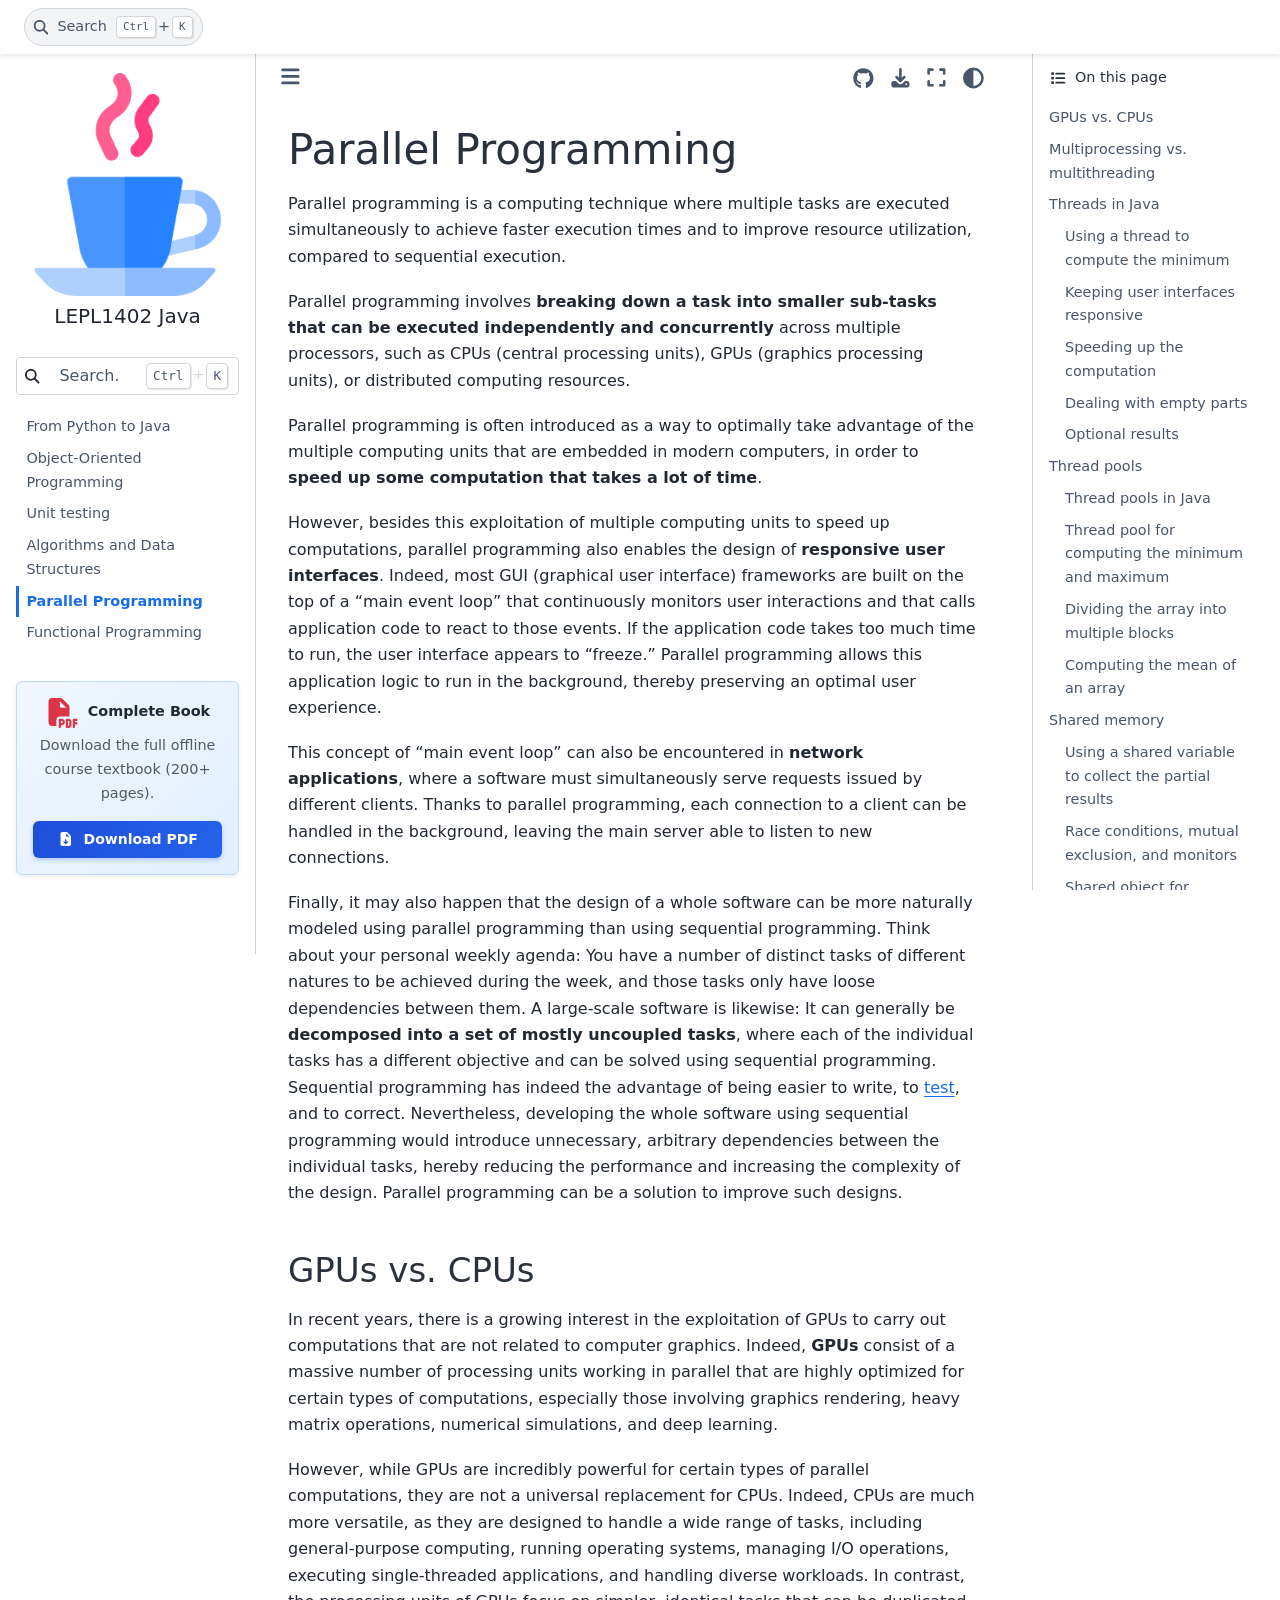
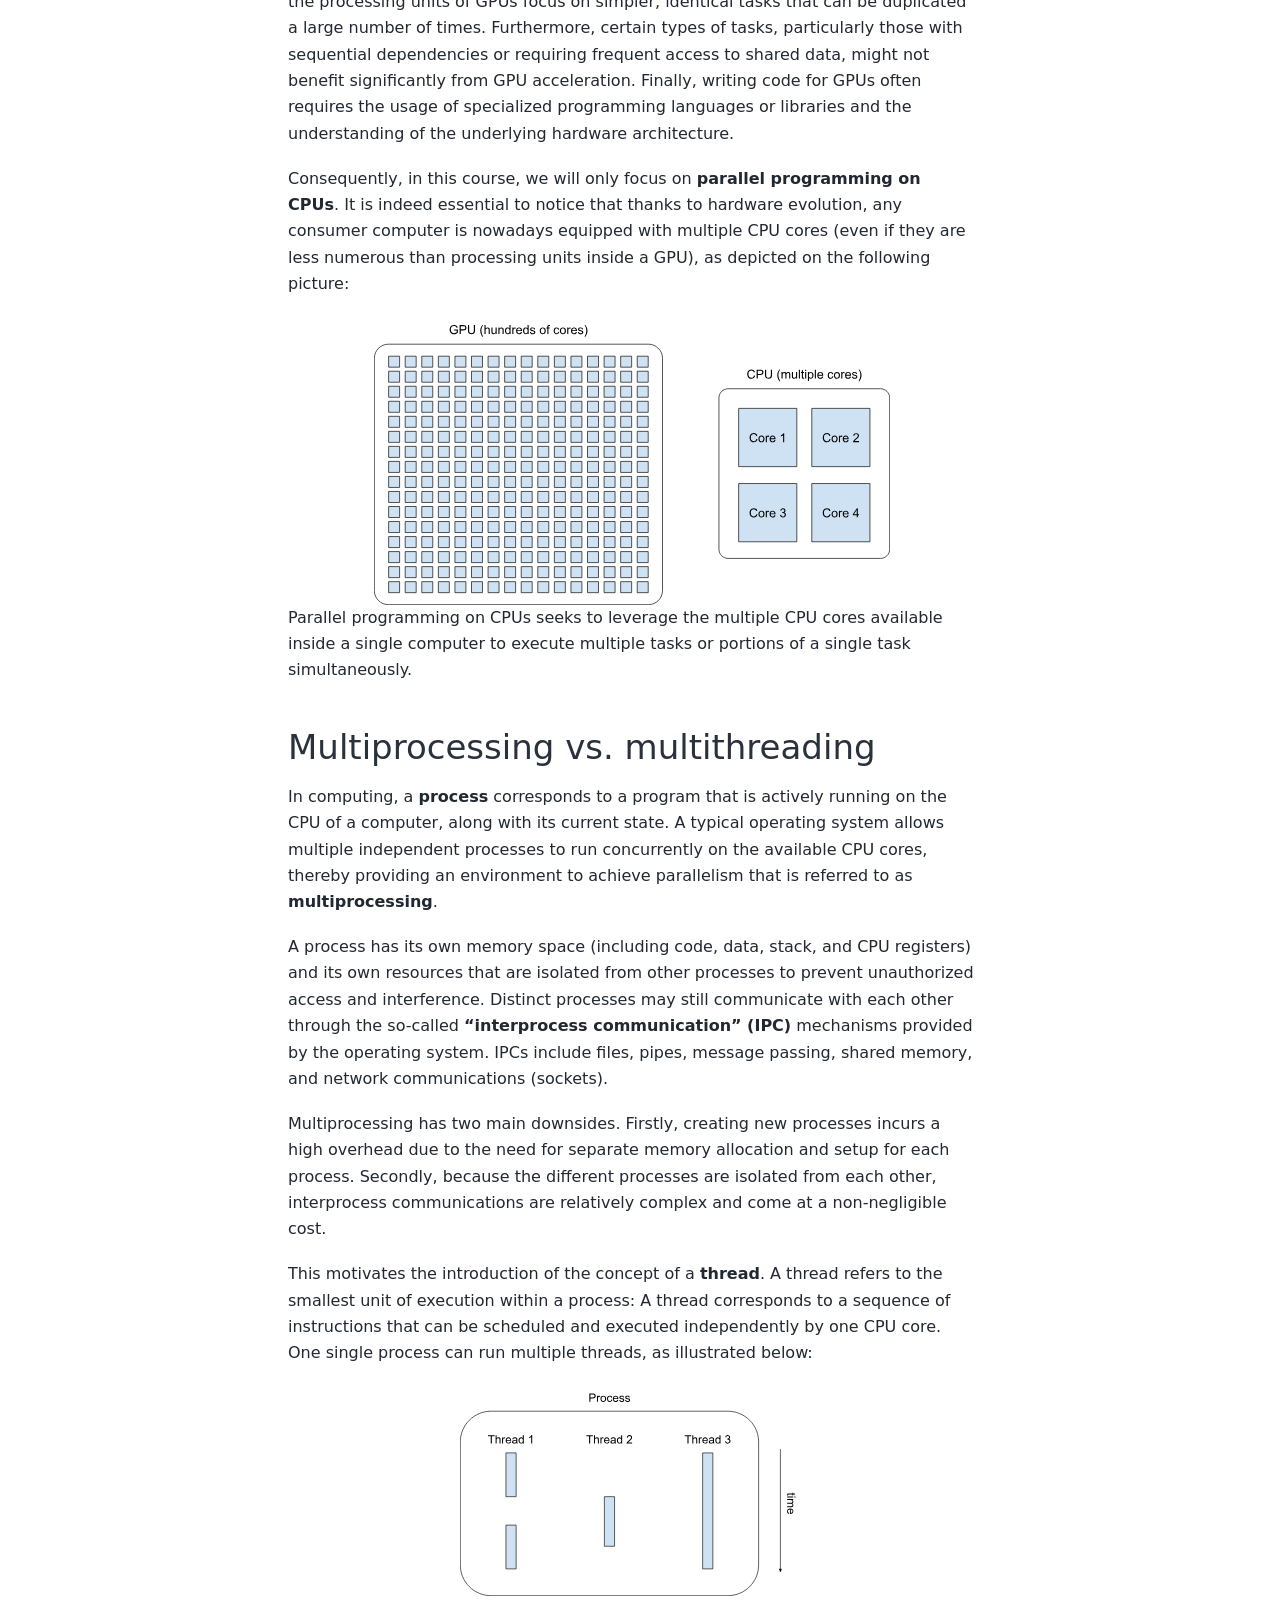
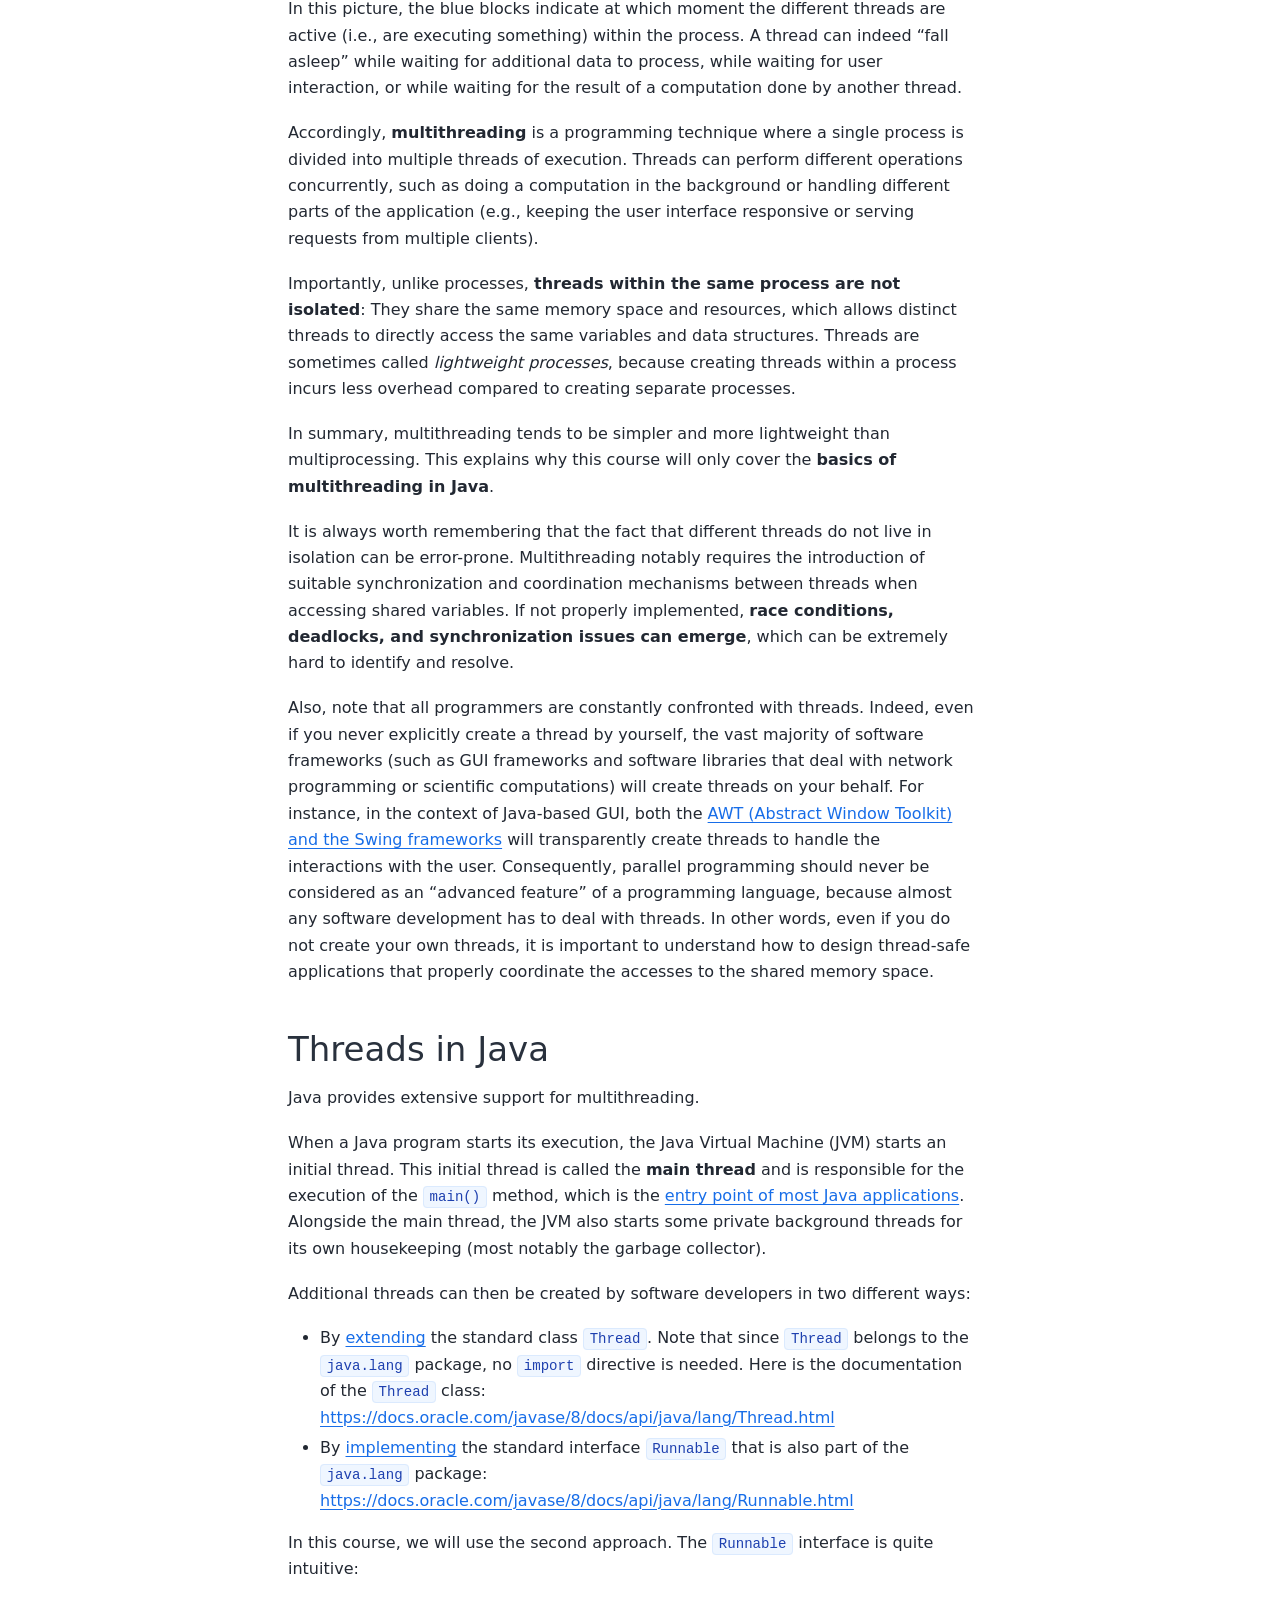
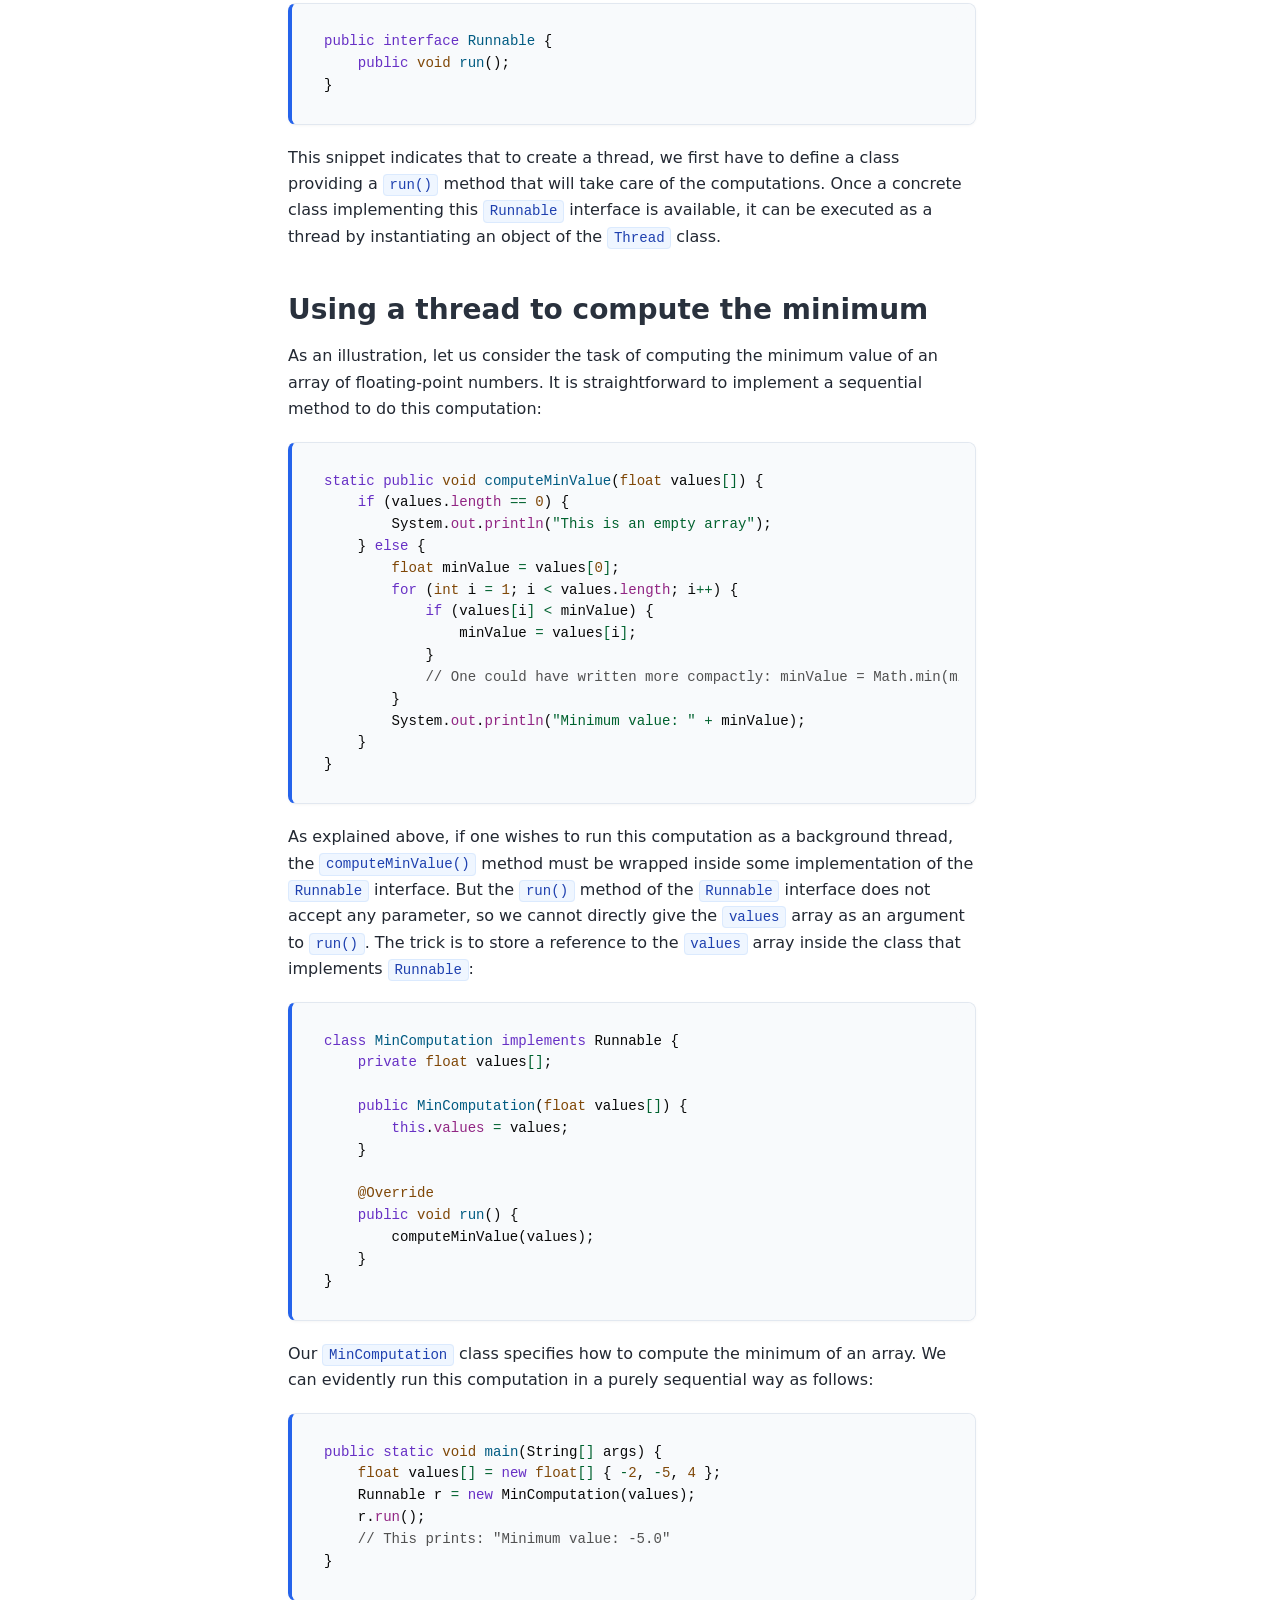
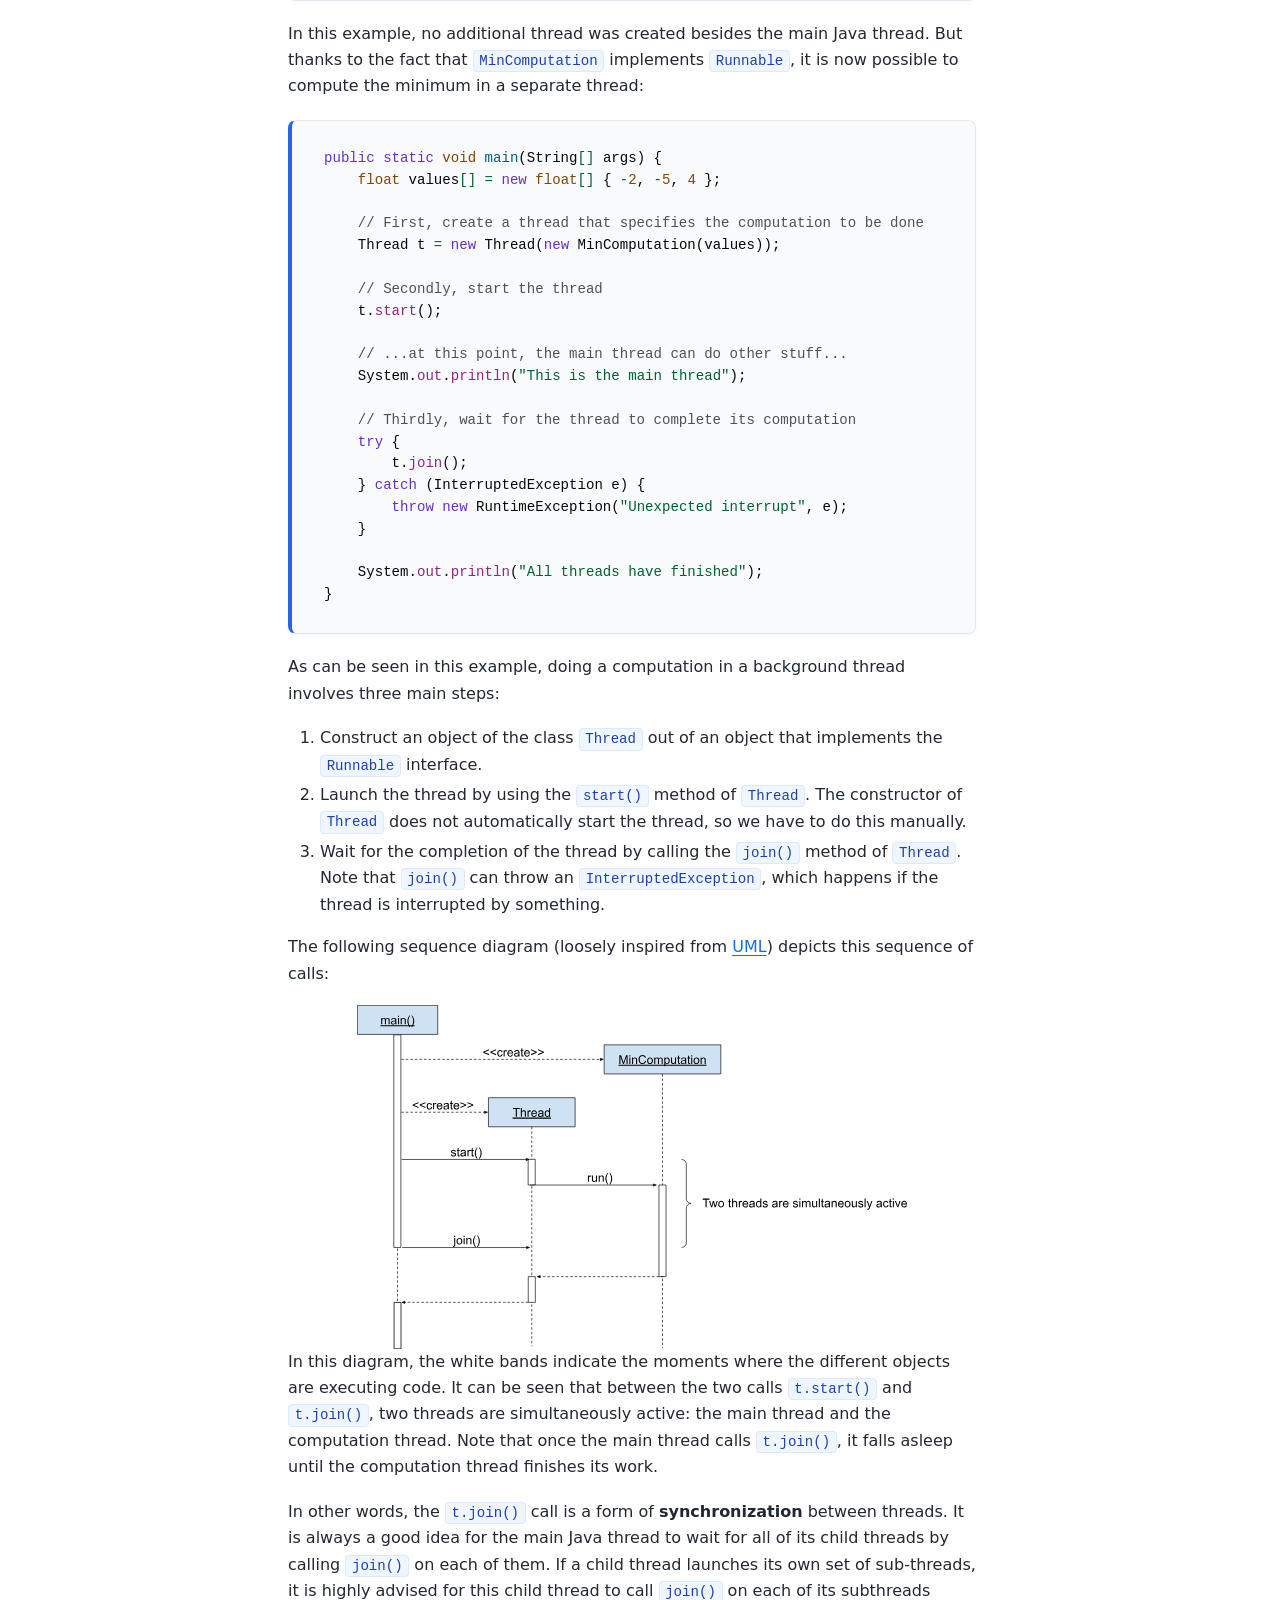
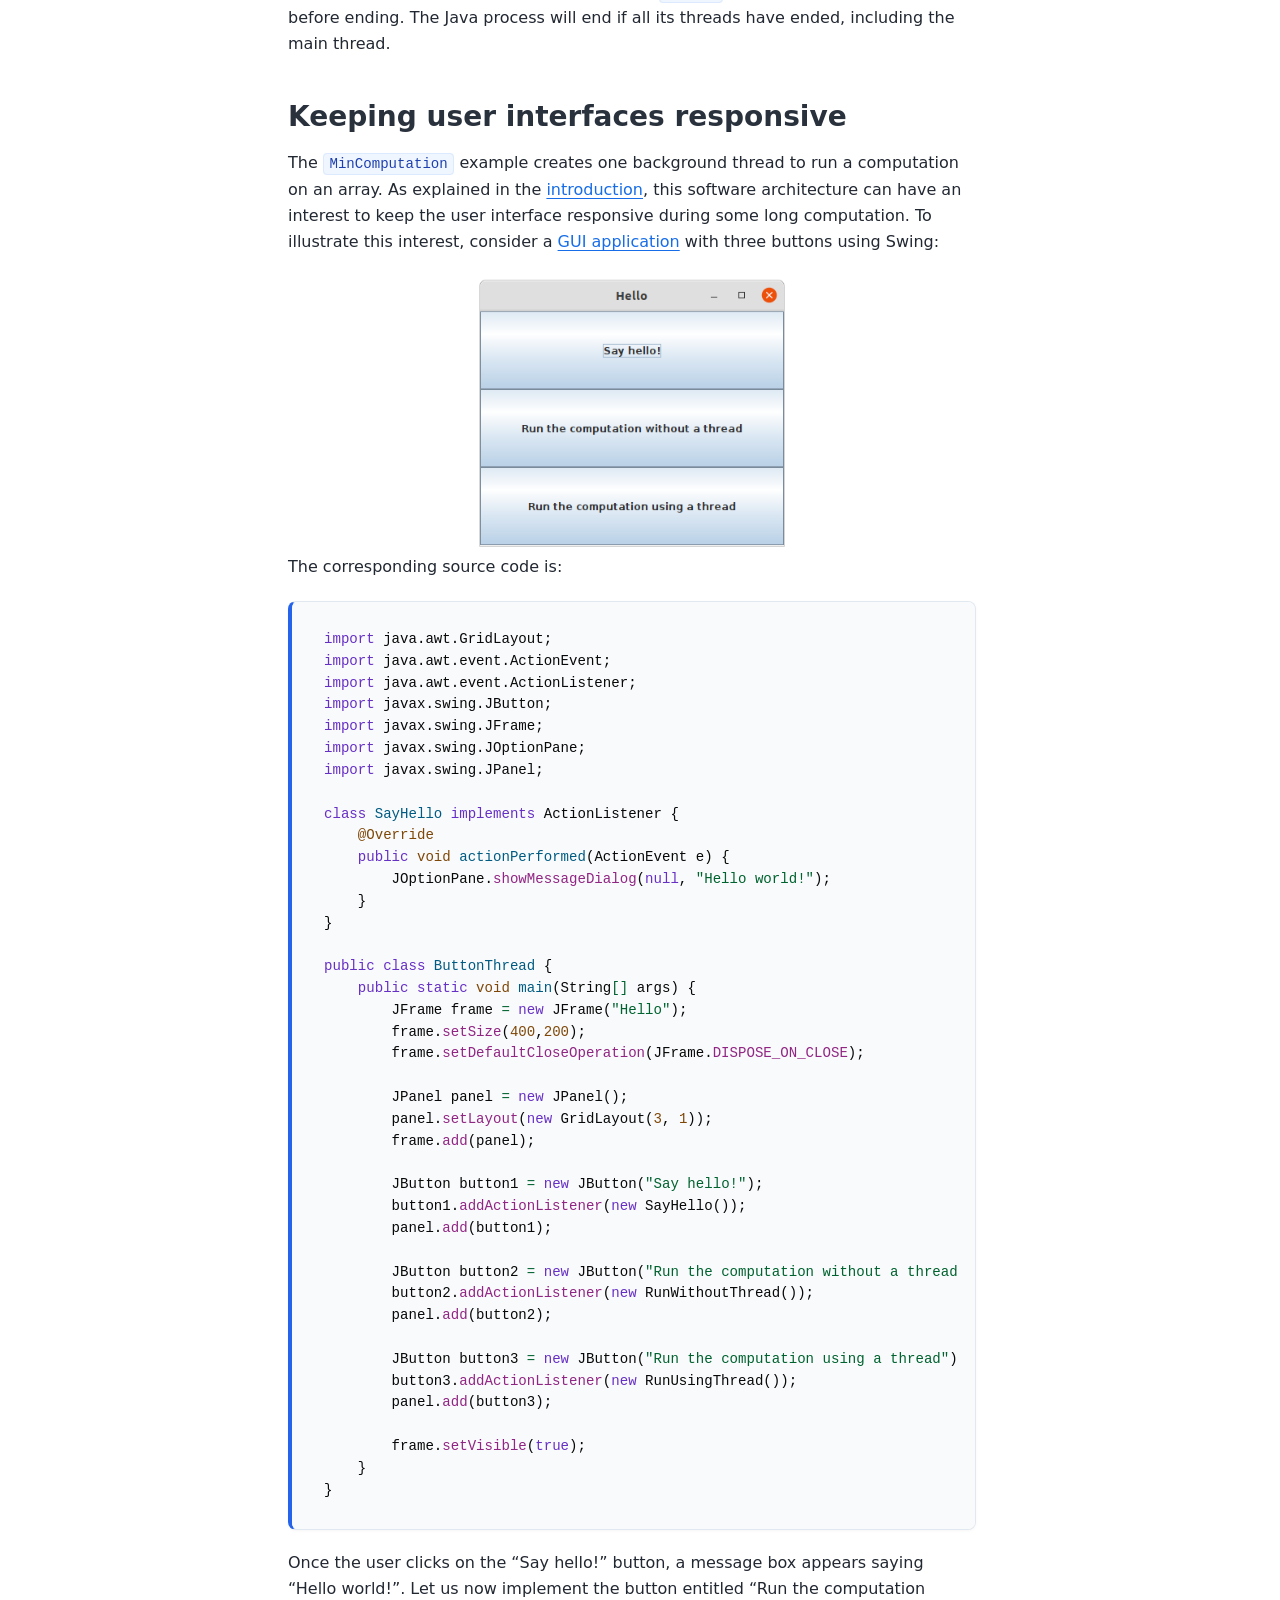
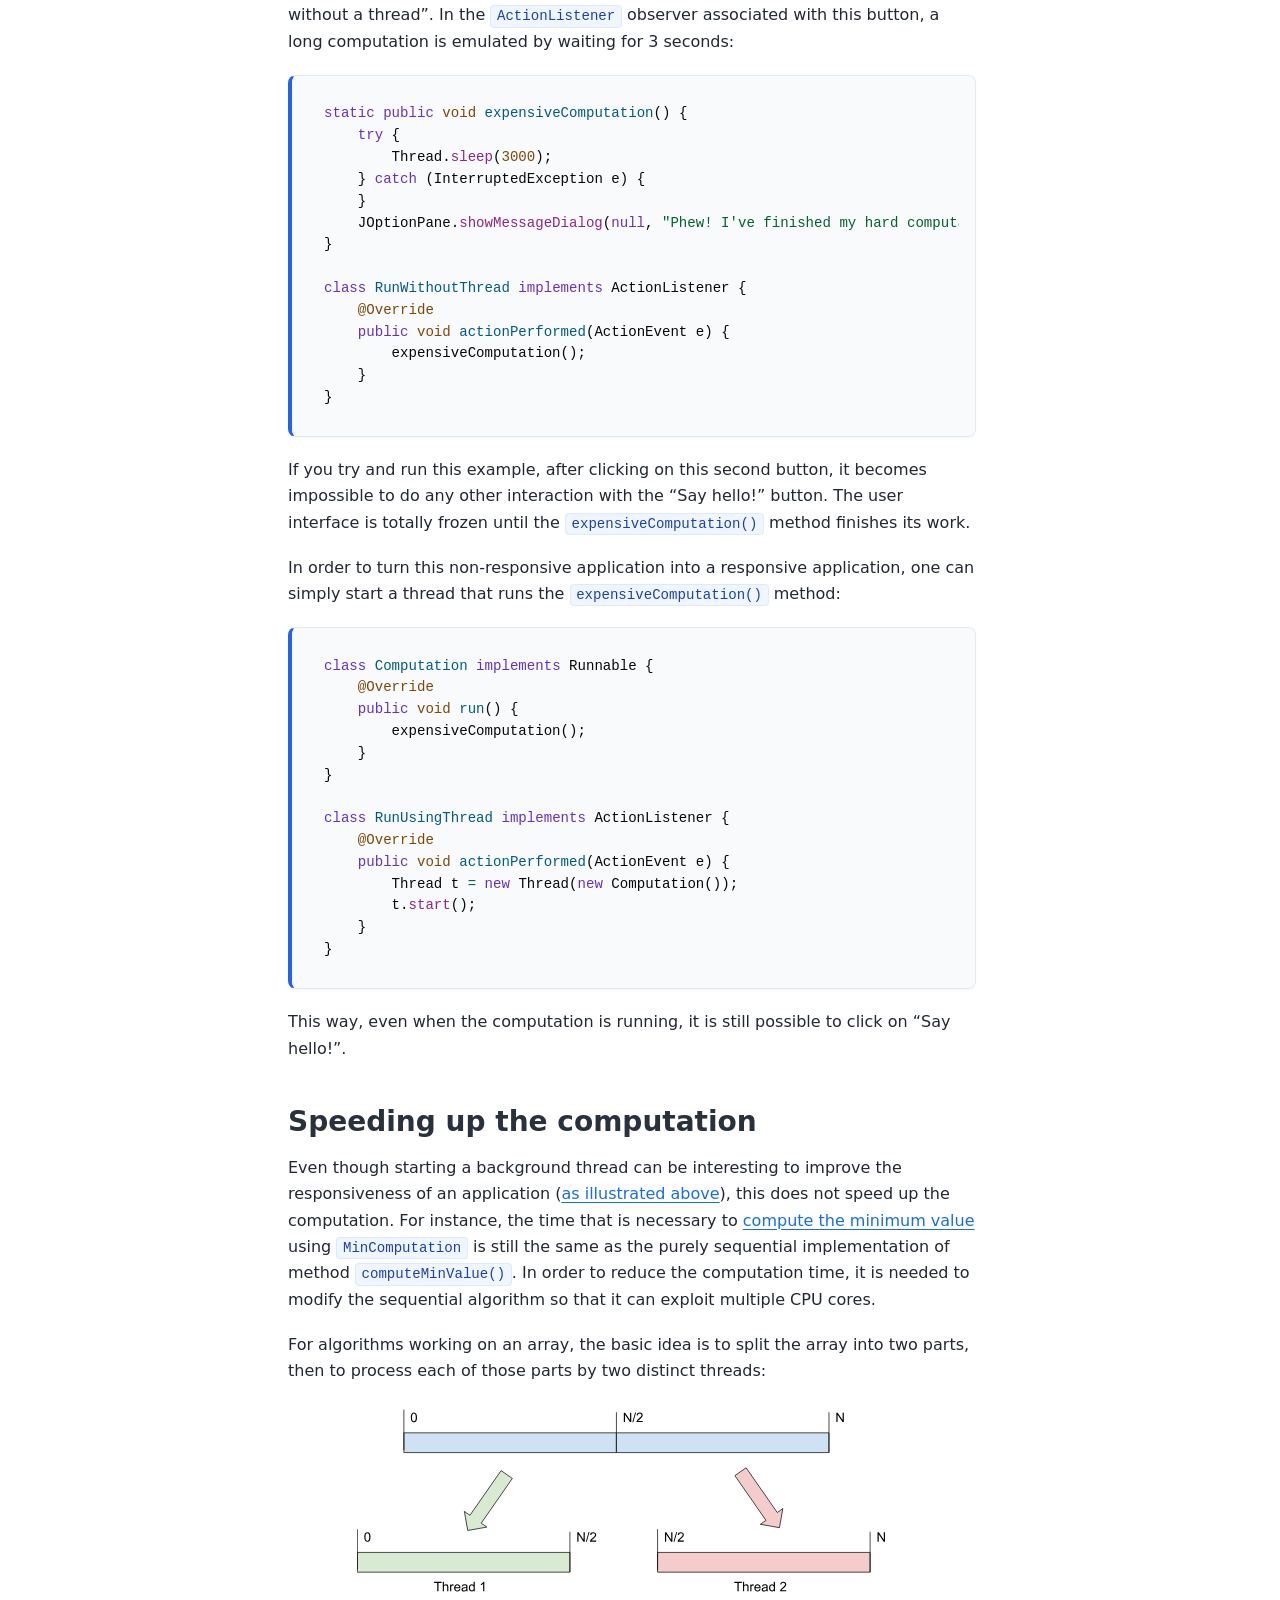
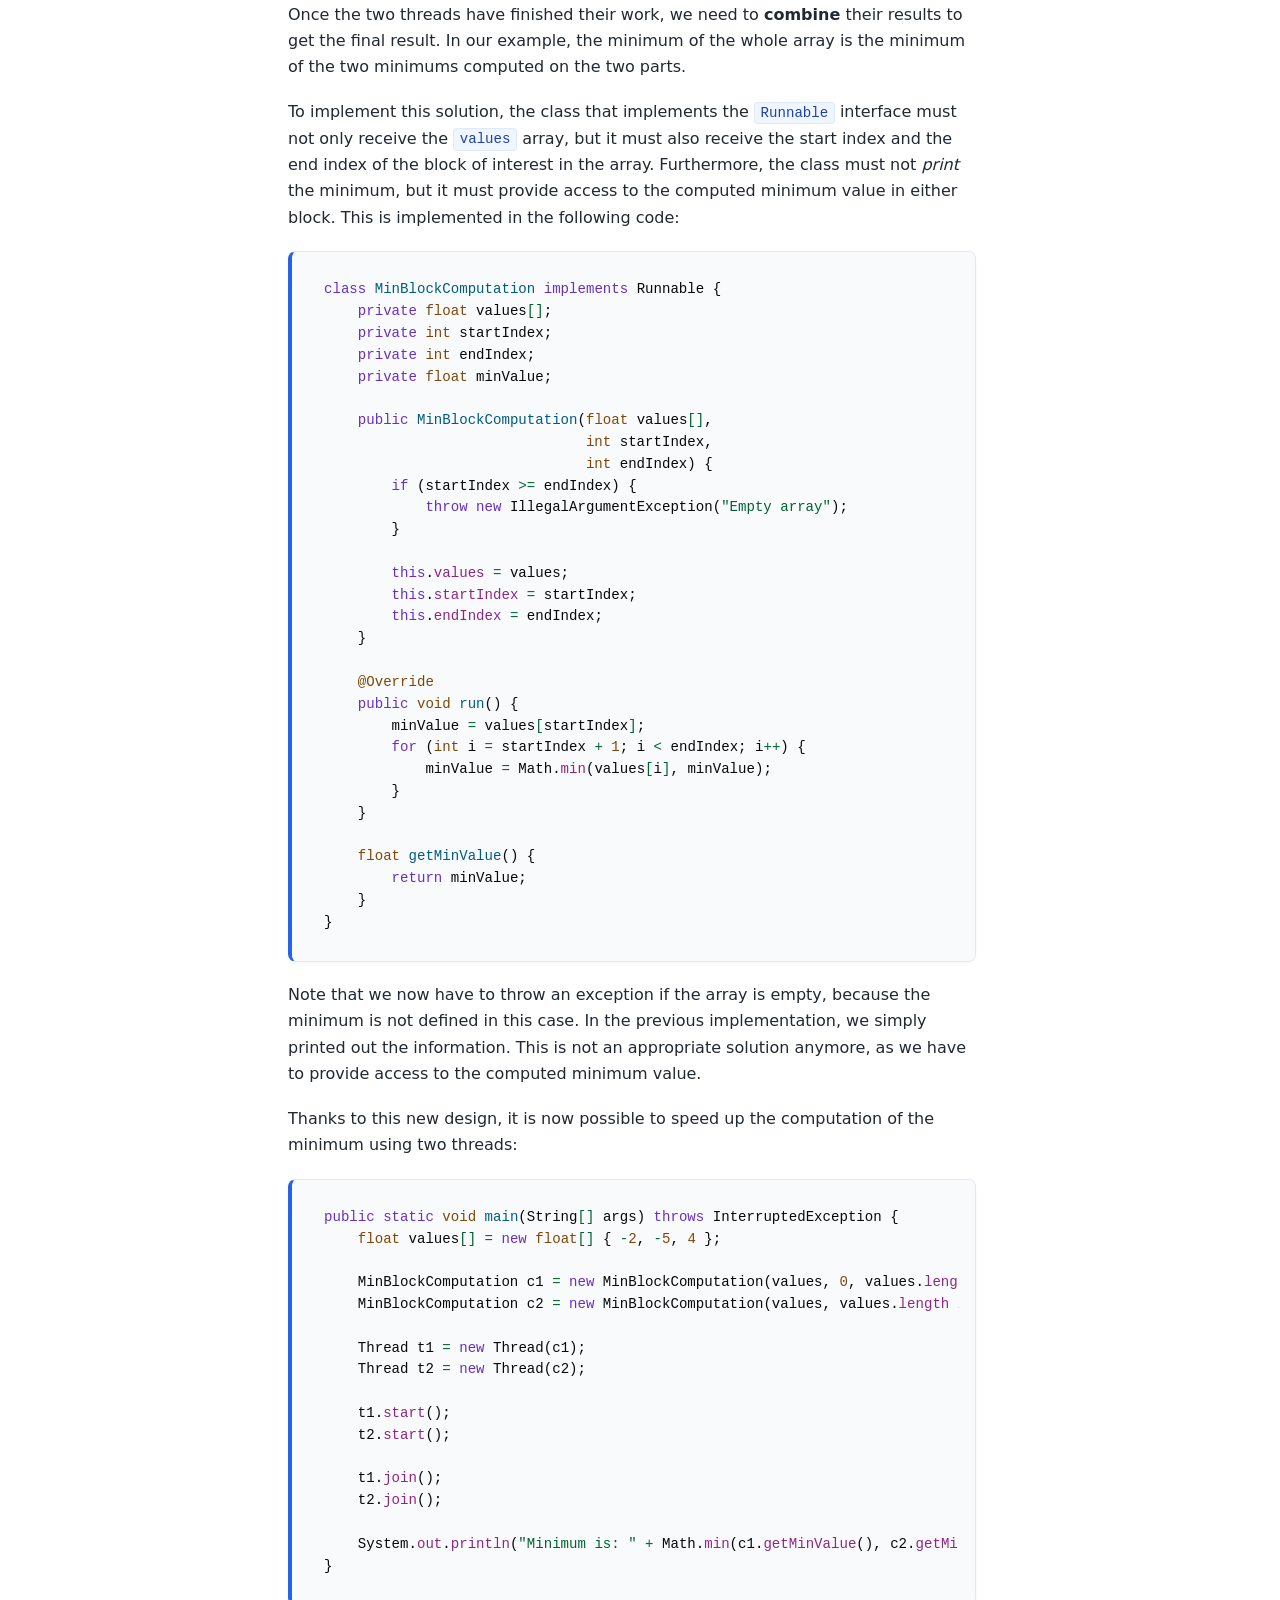
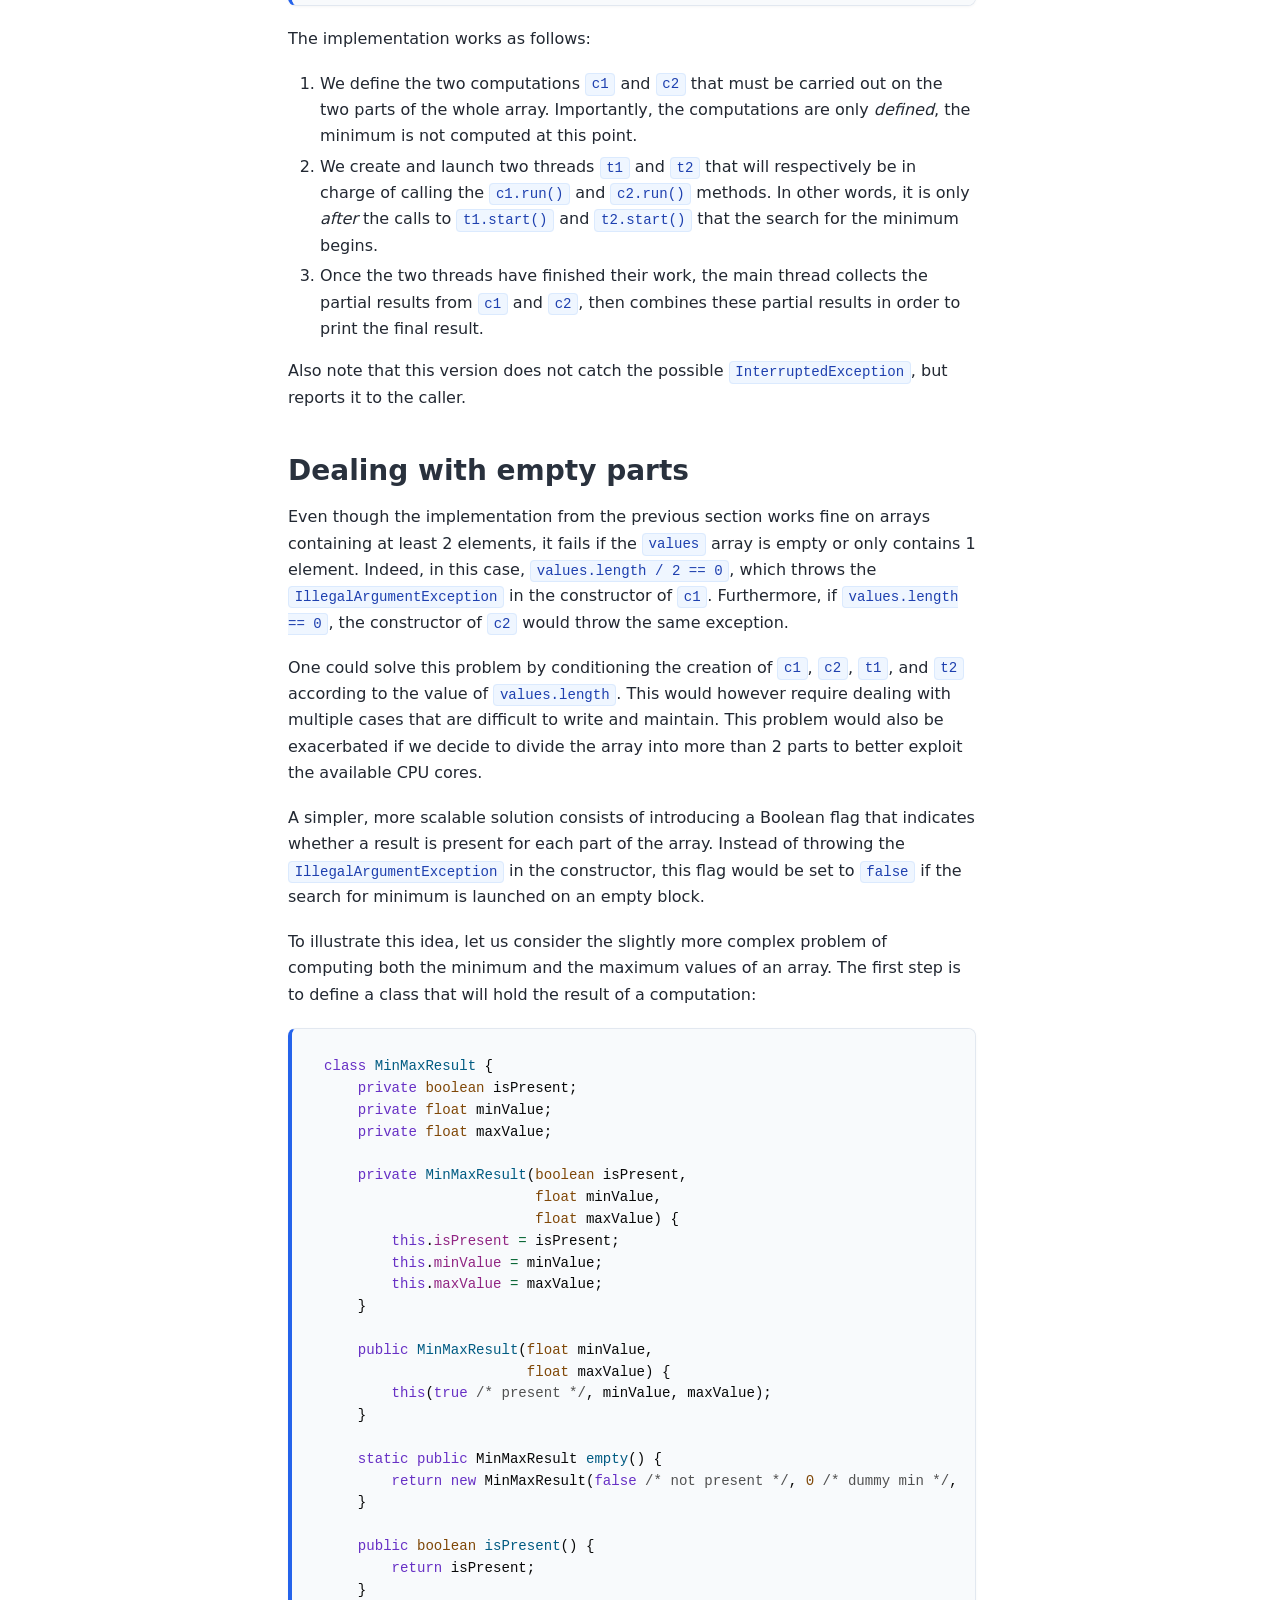
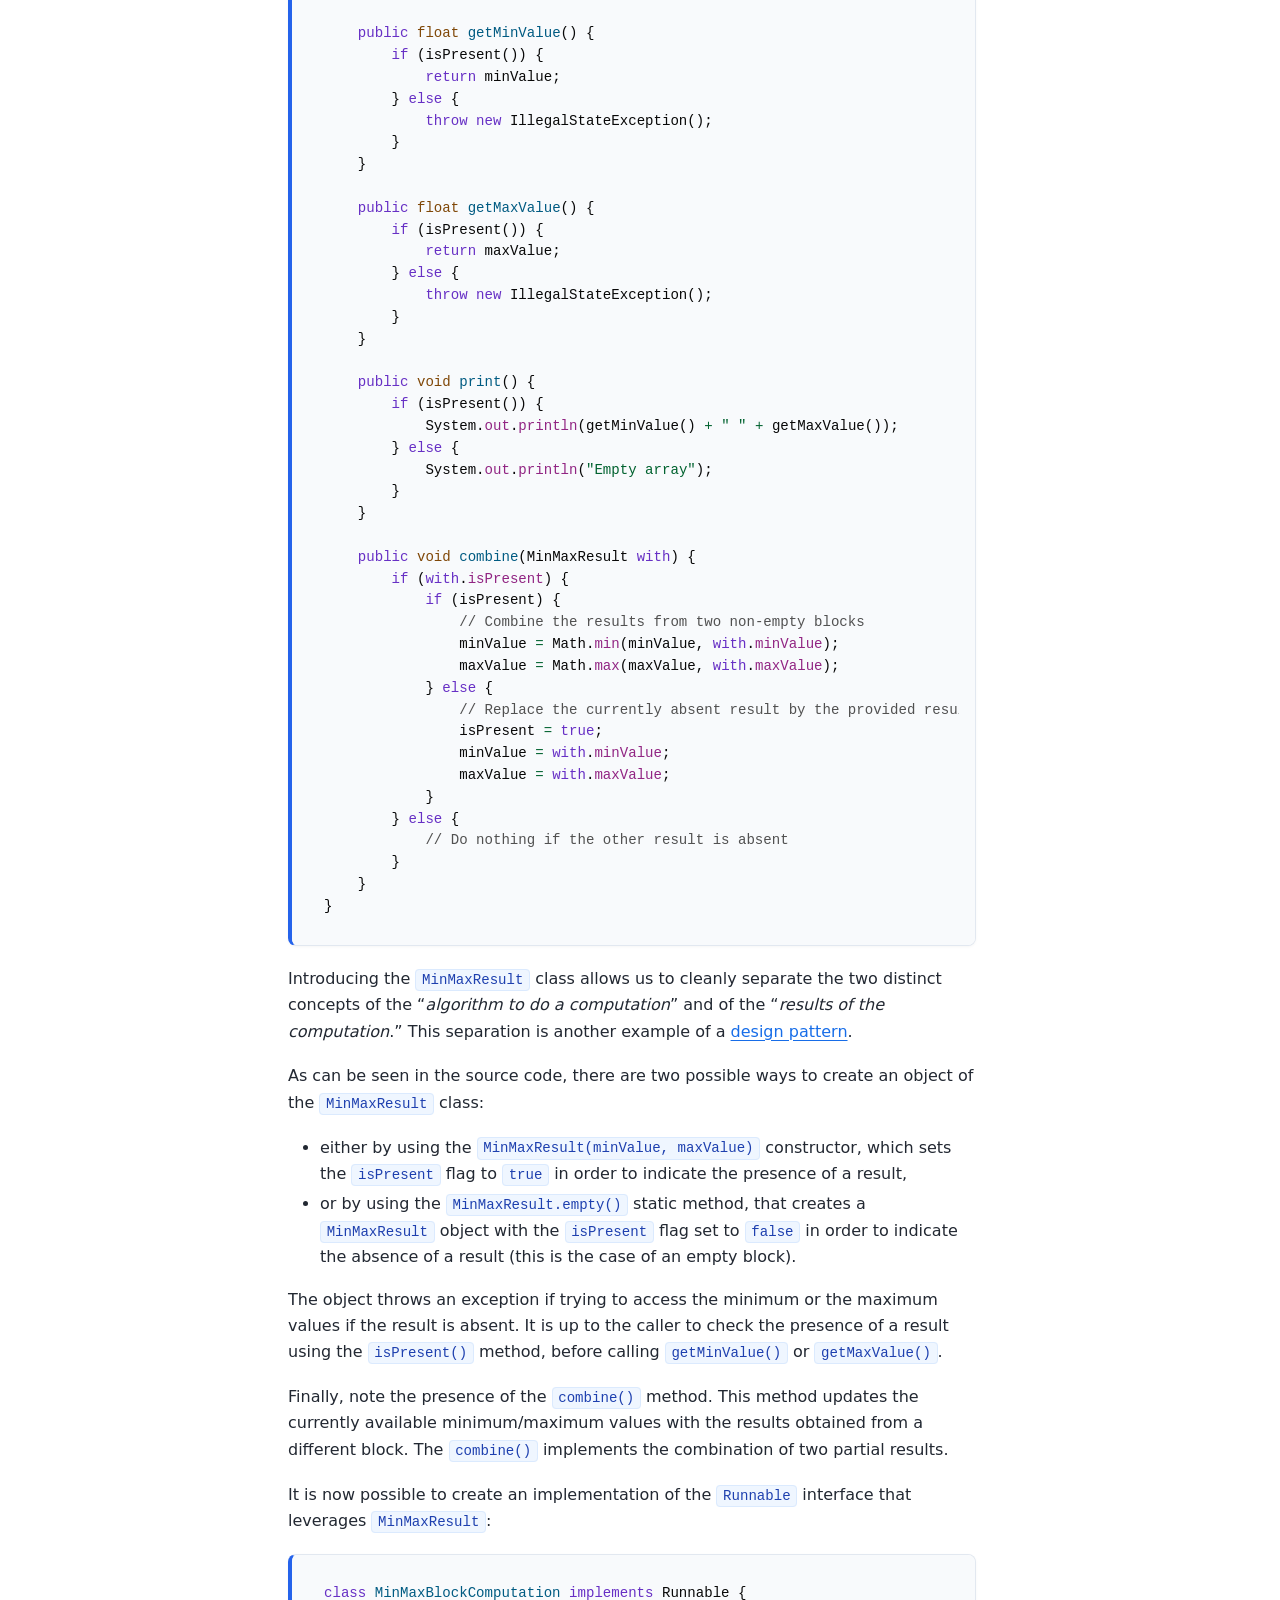
<file: part5.html>
<!DOCTYPE html>


<html lang="en" data-content_root="./" >

  <head>
    <meta charset="utf-8" />
    <meta name="viewport" content="width=device-width, initial-scale=1.0" /><meta name="viewport" content="width=device-width, initial-scale=1" />

    <title>Parallel Programming &#8212; LEPL1402  documentation</title>
  
  
  
  <script data-cfasync="false">
    document.documentElement.dataset.mode = localStorage.getItem("mode") || "";
    document.documentElement.dataset.theme = localStorage.getItem("theme") || "";
  </script>
  <!--
    this give us a css class that will be invisible only if js is disabled
  -->
  <noscript>
    <style>
      .pst-js-only { display: none !important; }

    </style>
  </noscript>
  
  <!-- Loaded before other Sphinx assets -->
  <link href="_static/styles/theme.css?digest=90905a2f556bf617f1a9" rel="stylesheet" />
<link href="_static/styles/pydata-sphinx-theme.css?digest=90905a2f556bf617f1a9" rel="stylesheet" />

    <link rel="stylesheet" type="text/css" href="_static/pygments.css?v=d75fae25" />
    <link rel="stylesheet" type="text/css" href="_static/styles/sphinx-book-theme.css?v=4418a689" />
    <link rel="stylesheet" type="text/css" href="_static/copybutton.css?v=76b2166b" />
    <link rel="stylesheet" type="text/css" href="_static/custom.css?v=4082b6a6" />
  
  <!-- So that users can add custom icons -->
  <script defer src="_static/scripts/fontawesome.js?digest=90905a2f556bf617f1a9"></script>
  <!-- Pre-loaded scripts that we'll load fully later -->
  <link rel="preload" as="script" href="_static/scripts/bootstrap.js?digest=90905a2f556bf617f1a9" />
<link rel="preload" as="script" href="_static/scripts/pydata-sphinx-theme.js?digest=90905a2f556bf617f1a9" />

    <script src="_static/documentation_options.js?v=c73c0f3e"></script>
    <script src="_static/doctools.js?v=fd6eb6e6"></script>
    <script src="_static/sphinx_highlight.js?v=6ffebe34"></script>
    <script src="_static/clipboard.min.js?v=a7894cd8"></script>
    <script src="_static/copybutton.js?v=30646c52"></script>
    <script src="_static/scripts/sphinx-book-theme.js?v=fab101a9"></script>
    <script>DOCUMENTATION_OPTIONS.pagename = 'part5';</script>
    <script>DOCUMENTATION_OPTIONS.search_as_you_type = false;</script>
    <link rel="icon" href="_static/favicon.ico"/>
    <link rel="index" title="Index" href="genindex.html" />
    <link rel="search" title="Search" href="search.html" />
    <link rel="next" title="Functional Programming" href="part6.html" />
    <link rel="prev" title="Algorithms and Data Structures" href="part4.html" />
  <meta name="viewport" content="width=device-width, initial-scale=1"/>
  <meta name="docsearch:language" content="en"/>
  <meta name="docsearch:version" content="" />
  
    
    <script src="_static/searchtools.js"></script>
    <script src="_static/language_data.js"></script>
    <script src="searchindex.js"></script>
  
  </head>
  <body data-default-mode="">
  
  
  <div id="pst-skip-link" class="skip-link d-print-none"><a href="#main-content">Skip to main content</a></div>

  
  <div id="pst-scroll-pixel-helper"></div>
  
  <button type="button" class="btn rounded-pill" id="pst-back-to-top">
    <i class="fa-solid fa-arrow-up"></i>Back to top</button>
  
  
  
  
  <dialog id="pst-search-dialog">
    
<form class="bd-search d-flex align-items-center"
      action="search.html"
      method="get">
  <i class="fa-solid fa-magnifying-glass"></i>
  <input type="search"
         class="form-control"
         name="q"
         placeholder="Search..."
         aria-label="Search..."
         autocomplete="off"
         autocorrect="off"
         autocapitalize="off"
         spellcheck="false"/>
  <span class="search-button__kbd-shortcut"><kbd class="kbd-shortcut__modifier">Ctrl</kbd>+<kbd>K</kbd></span>
</form>
  </dialog>

  <div class="pst-async-banner-revealer d-none">
  <aside id="bd-header-version-warning" class="d-none d-print-none" aria-label="Version warning"></aside>
</div>

  
    <header id="pst-header" class="bd-header navbar navbar-expand-lg bd-navbar d-print-none">
<div class="bd-header__inner bd-page-width">
  <button class="pst-navbar-icon sidebar-toggle primary-toggle" aria-label="Site navigation">
    <span class="fa-solid fa-bars"></span>
  </button>
  
  
  <div class="col-lg-9 navbar-header-items">
    
    
    <div class="navbar-header-items__end">
      
        <div class="navbar-item navbar-persistent--container">
          

<button class="btn search-button-field search-button__button pst-js-only" title="Search" aria-label="Search" data-bs-placement="bottom" data-bs-toggle="tooltip">
 <i class="fa-solid fa-magnifying-glass"></i>
 <span class="search-button__default-text">Search</span>
 <span class="search-button__kbd-shortcut"><kbd class="kbd-shortcut__modifier">Ctrl</kbd>+<kbd class="kbd-shortcut__modifier">K</kbd></span>
</button>
        </div>
      
      
    </div>
    
  </div>
  
  
    <div class="navbar-persistent--mobile">

<button class="btn search-button-field search-button__button pst-js-only" title="Search" aria-label="Search" data-bs-placement="bottom" data-bs-toggle="tooltip">
 <i class="fa-solid fa-magnifying-glass"></i>
 <span class="search-button__default-text">Search</span>
 <span class="search-button__kbd-shortcut"><kbd class="kbd-shortcut__modifier">Ctrl</kbd>+<kbd class="kbd-shortcut__modifier">K</kbd></span>
</button>
    </div>
  

  
    <button class="pst-navbar-icon sidebar-toggle secondary-toggle" aria-label="On this page">
      <span class="fa-solid fa-outdent"></span>
    </button>
  
</div>

    </header>
  

  <div class="bd-container">
    <div class="bd-container__inner bd-page-width">
      
      
      
      <dialog id="pst-primary-sidebar-modal"></dialog>
      <div id="pst-primary-sidebar" class="bd-sidebar-primary bd-sidebar">
        

  
  <div class="sidebar-header-items sidebar-primary__section">
    
    
    
    
  </div>
  
    <div class="sidebar-primary-items__start sidebar-primary__section">
        <div class="sidebar-primary-item">

  
    
  

<a class="navbar-brand logo" href="index.html">
  
  
  
  
  
    
    
      
    
    
    <img src="_static/lepl1402.png" class="logo__image only-light" alt=""/>
    <img src="_static/lepl1402.png" class="logo__image only-dark pst-js-only" alt=""/>
  
  
    <p class="title logo__title">LEPL1402 Java</p>
  
</a></div>
        <div class="sidebar-primary-item">
<form class="bd-search d-flex align-items-center"
      action="search.html"
      method="get">
  <i class="fa-solid fa-magnifying-glass"></i>
  <input type="search"
         class="form-control"
         name="q"
         placeholder="Search..."
         aria-label="Search..."
         autocomplete="off"
         autocorrect="off"
         autocapitalize="off"
         spellcheck="false"/>
  <span class="search-button__kbd-shortcut"><kbd class="kbd-shortcut__modifier">Ctrl</kbd>+<kbd>K</kbd></span>
</form></div>
        <div class="sidebar-primary-item"><nav class="bd-links bd-docs-nav" aria-label="Main">
    <div class="bd-toc-item navbar-nav active">
        <ul class="current nav bd-sidenav">
<li class="toctree-l1"><a class="reference internal" href="part1.html">From Python to Java</a></li>
<li class="toctree-l1"><a class="reference internal" href="part2.html">Object-Oriented Programming</a></li>
<li class="toctree-l1"><a class="reference internal" href="part3.html">Unit testing</a></li>
<li class="toctree-l1"><a class="reference internal" href="part4.html">Algorithms and Data Structures</a></li>
<li class="toctree-l1 current active"><a class="current reference internal" href="#">Parallel Programming</a></li>
<li class="toctree-l1"><a class="reference internal" href="part6.html">Functional Programming</a></li>
</ul>

    </div>
</nav></div>
        <div class="sidebar-primary-item"><div class="sidebar-pdf-card mt-3 mb-2 p-3 text-center border rounded shadow-sm">
  <div class="d-flex align-items-center justify-content-center mb-2">
    <i class="fa-solid fa-file-pdf text-danger fs-3 me-2"></i>
    <span class="fw-bold">Complete Book</span>
  </div>
  <p class="small text-muted mb-3">Download the full offline course textbook (200+ pages).</p>
  <a href="_static/lepl1402.pdf" class="btn btn-sm btn-primary w-100 download-pdf-btn" download>
    <i class="fa-solid fa-file-arrow-down me-1"></i> Download PDF
  </a>
</div></div>
    </div>
  
  
  <div class="sidebar-primary-items__end sidebar-primary__section">
      <div class="sidebar-primary-item">
<div id="ethical-ad-placement"
      class="flat"
      data-ea-publisher="readthedocs"
      data-ea-type="readthedocs-sidebar"
      data-ea-manual="true">
</div></div>
  </div>


      </div>
      
      <main id="main-content" class="bd-main" role="main">
        
        

<div class="sbt-scroll-pixel-helper"></div>

          <div class="bd-content">
            <div class="bd-article-container">
              
              <div class="bd-header-article d-print-none">
<div class="header-article-items header-article__inner">
  
    <div class="header-article-items__start">
      
        <div class="header-article-item"><button class="sidebar-toggle primary-toggle btn btn-sm" title="Toggle primary sidebar" data-bs-placement="bottom" data-bs-toggle="tooltip">
  <span class="fa-solid fa-bars"></span>
</button></div>
      
    </div>
  
  
    <div class="header-article-items__end">
      
        <div class="header-article-item">

<div class="article-header-buttons">





<div class="dropdown dropdown-source-buttons">
  <button class="btn dropdown-toggle" type="button" data-bs-toggle="dropdown" aria-expanded="false" aria-label="Source repositories">
    <i class="fab fa-github"></i>
  </button>
  <ul class="dropdown-menu">
      
      
      
      <li><a href="https://github.com/pschaus/book_lepl1402" target="_blank"
   class="btn btn-sm btn-source-repository-button dropdown-item"
   title="Source repository"
   data-bs-placement="left" data-bs-toggle="tooltip"
>
  

<span class="btn__icon-container">
  <i class="fab fa-github"></i>
  </span>
<span class="btn__text-container">Repository</span>
</a>
</li>
      
      
      
      
      <li><a href="https://github.com/pschaus/book_lepl1402/issues/new?title=Issue%20on%20page%20%2Fpart5.html&body=Your%20issue%20content%20here." target="_blank"
   class="btn btn-sm btn-source-issues-button dropdown-item"
   title="Open an issue"
   data-bs-placement="left" data-bs-toggle="tooltip"
>
  

<span class="btn__icon-container">
  <i class="fas fa-lightbulb"></i>
  </span>
<span class="btn__text-container">Open issue</span>
</a>
</li>
      
  </ul>
</div>






<div class="dropdown dropdown-download-buttons">
  <button class="btn dropdown-toggle" type="button" data-bs-toggle="dropdown" aria-expanded="false" aria-label="Download this page">
    <i class="fas fa-download"></i>
  </button>
  <ul class="dropdown-menu">
      
      
      
      <li><a href="_sources/part5.rst" target="_blank"
   class="btn btn-sm btn-download-source-button dropdown-item"
   title="Download source file"
   data-bs-placement="left" data-bs-toggle="tooltip"
>
  

<span class="btn__icon-container">
  <i class="fas fa-file"></i>
  </span>
<span class="btn__text-container">.rst</span>
</a>
</li>
      
      
      
      
      <li>
<button onclick="window.print()"
  class="btn btn-sm btn-download-pdf-button dropdown-item"
  title="Print to PDF"
  data-bs-placement="left" data-bs-toggle="tooltip"
>
  

<span class="btn__icon-container">
  <i class="fas fa-file-pdf"></i>
  </span>
<span class="btn__text-container">.pdf</span>
</button>
</li>
      
  </ul>
</div>




<button onclick="toggleFullScreen()"
  class="btn btn-sm btn-fullscreen-button pst-navbar-icon"
  title="Fullscreen mode"
  data-bs-placement="bottom" data-bs-toggle="tooltip"
>
  

<span class="btn__icon-container">
  <i class="fas fa-expand"></i>
  </span>

</button>



<div class="theme-switch-container dropdown pst-js-only" data-bs-toggle="tooltip" data-bs-placement="bottom" title="Color mode">
  <button class="btn btn-sm nav-link pst-navbar-icon theme-switch-button dropdown-toggle" aria-label="Color mode" data-bs-toggle="dropdown">
    <i class="theme-switch fa-solid fa-sun fa-lg fa-fw" data-mode="light" title="Light"></i>
    <i class="theme-switch fa-solid fa-moon fa-lg fa-fw" data-mode="dark" title="Dark"></i>
    <i class="theme-switch fa-solid fa-circle-half-stroke fa-lg fa-fw" data-mode="auto" title="System Settings"></i>
  </button>
  <ul class="dropdown-menu dropdown-menu-end">
    <li><button class="dropdown-item d-flex align-items-center theme-change-button" data-mode="auto"><i class="fa-solid fa-circle-half-stroke fa-lg fa-fw me-1"></i>System Settings</button></li>
    <li><button class="dropdown-item d-flex align-items-center theme-change-button" data-mode="light"><i class="fa-solid fa-sun fa-lg fa-fw me-1"></i>Light</button></li>
    <li><button class="dropdown-item d-flex align-items-center theme-change-button" data-mode="dark"><i class="fa-solid fa-moon fa-lg fa-fw me-1"></i>Dark</button></li>
  </ul>
</div>


<button class="btn btn-sm pst-navbar-icon search-button search-button__button pst-js-only" title="Search" aria-label="Search" data-bs-placement="bottom" data-bs-toggle="tooltip">
    <i class="fa-solid fa-magnifying-glass fa-lg"></i>
</button>
<button class="sidebar-toggle secondary-toggle btn btn-sm pst-navbar-icon" title="Toggle secondary sidebar" data-bs-placement="bottom" data-bs-toggle="tooltip">
    <span class="fa-solid fa-list"></span>
</button>
</div></div>
      
    </div>
  
</div>
</div>
              
              

<div id="jb-print-docs-body" class="onlyprint">
    <h1>Parallel Programming</h1>
    <!-- Table of contents -->
    <div id="print-main-content">
        <div id="jb-print-toc">
            
            <div>
                <h2> On this page </h2>
            </div>
            <nav aria-label="Page">
                <ul class="pst-show_toc_level nav section-nav flex-column">
<li class="toc-h2 nav-item toc-entry"><a class="reference internal nav-link" href="#gpus-vs-cpus">GPUs vs. CPUs</a></li>
<li class="toc-h2 nav-item toc-entry"><a class="reference internal nav-link" href="#multiprocessing-vs-multithreading">Multiprocessing vs. multithreading</a></li>
<li class="toc-h2 nav-item toc-entry"><a class="reference internal nav-link" href="#threads-in-java">Threads in Java</a><ul class="pst-show_toc_level nav section-nav flex-column">
<li class="toc-h3 nav-item toc-entry"><a class="reference internal nav-link" href="#using-a-thread-to-compute-the-minimum">Using a thread to compute the minimum</a></li>
<li class="toc-h3 nav-item toc-entry"><a class="reference internal nav-link" href="#keeping-user-interfaces-responsive">Keeping user interfaces responsive</a></li>
<li class="toc-h3 nav-item toc-entry"><a class="reference internal nav-link" href="#speeding-up-the-computation">Speeding up the computation</a></li>
<li class="toc-h3 nav-item toc-entry"><a class="reference internal nav-link" href="#dealing-with-empty-parts">Dealing with empty parts</a></li>
<li class="toc-h3 nav-item toc-entry"><a class="reference internal nav-link" href="#optional-results">Optional results</a></li>
</ul>
</li>
<li class="toc-h2 nav-item toc-entry"><a class="reference internal nav-link" href="#thread-pools">Thread pools</a><ul class="pst-show_toc_level nav section-nav flex-column">
<li class="toc-h3 nav-item toc-entry"><a class="reference internal nav-link" href="#thread-pools-in-java">Thread pools in Java</a></li>
<li class="toc-h3 nav-item toc-entry"><a class="reference internal nav-link" href="#thread-pool-for-computing-the-minimum-and-maximum">Thread pool for computing the minimum and maximum</a></li>
<li class="toc-h3 nav-item toc-entry"><a class="reference internal nav-link" href="#dividing-the-array-into-multiple-blocks">Dividing the array into multiple blocks</a></li>
<li class="toc-h3 nav-item toc-entry"><a class="reference internal nav-link" href="#computing-the-mean-of-an-array">Computing the mean of an array</a></li>
</ul>
</li>
<li class="toc-h2 nav-item toc-entry"><a class="reference internal nav-link" href="#shared-memory">Shared memory</a><ul class="pst-show_toc_level nav section-nav flex-column">
<li class="toc-h3 nav-item toc-entry"><a class="reference internal nav-link" href="#using-a-shared-variable-to-collect-the-partial-results">Using a shared variable to collect the partial results</a></li>
<li class="toc-h3 nav-item toc-entry"><a class="reference internal nav-link" href="#race-conditions-mutual-exclusion-and-monitors">Race conditions, mutual exclusion, and monitors</a></li>
<li class="toc-h3 nav-item toc-entry"><a class="reference internal nav-link" href="#shared-object-for-computing-the-minimum-and-maximum">Shared object for computing the minimum and maximum</a></li>
<li class="toc-h3 nav-item toc-entry"><a class="reference internal nav-link" href="#application-to-matrix-multiplication">Application to matrix multiplication</a></li>
</ul>
</li>
</ul>
            </nav>
        </div>
    </div>
</div>

              
                
<div id="searchbox"></div>
                <article class="bd-article">
                  
  <section id="parallel-programming">
<span id="part5"></span><h1>Parallel Programming<a class="headerlink" href="#parallel-programming" title="Link to this heading">#</a></h1>
<p>Parallel programming is a computing technique where multiple tasks are executed simultaneously to achieve faster execution times and to improve resource utilization, compared to sequential execution.</p>
<p>Parallel programming involves <strong>breaking down a task into smaller sub-tasks that can be executed independently and concurrently</strong> across multiple processors, such as CPUs (central processing units), GPUs (graphics processing units), or distributed computing resources.</p>
<p>Parallel programming is often introduced as a way to optimally take advantage of the multiple computing units that are embedded in modern computers, in order to <strong>speed up some computation that takes a lot of time</strong>.</p>
<p>However, besides this exploitation of multiple computing units to speed up computations, parallel programming also enables the design of <strong>responsive user interfaces</strong>. Indeed, most GUI (graphical user interface) frameworks are built on the top of a “main event loop” that continuously monitors user interactions and that calls application code to react to those events. If the application code takes too much time to run, the user interface appears to “freeze.” Parallel programming allows this application logic to run in the background, thereby preserving an optimal user experience.</p>
<p>This concept of “main event loop” can also be encountered in <strong>network applications</strong>, where a software must simultaneously serve requests issued by different clients. Thanks to parallel programming, each connection to a client can be handled in the background, leaving the main server able to listen to new connections.</p>
<p>Finally, it may also happen that the design of a whole software can be more naturally modeled using parallel programming than using sequential programming. Think about your personal weekly agenda: You have a number of distinct tasks of different natures to be achieved during the week, and those tasks only have loose dependencies between them. A large-scale software is likewise: It can generally be <strong>decomposed into a set of mostly uncoupled tasks</strong>, where each of the individual tasks has a different objective and can be solved using sequential programming. Sequential programming has indeed the advantage of being easier to write, to <a class="reference internal" href="part3.html#id1"><span class="std std-ref">test</span></a>, and to correct. Nevertheless, developing the whole software using sequential programming would introduce unnecessary, arbitrary dependencies between the individual tasks, hereby reducing the performance and increasing the complexity of the design. Parallel programming can be a solution to improve such designs.</p>
<section id="gpus-vs-cpus">
<h2>GPUs vs. CPUs<a class="headerlink" href="#gpus-vs-cpus" title="Link to this heading">#</a></h2>
<p>In recent years, there is a growing interest in the exploitation of GPUs to carry out computations that are not related to computer graphics. Indeed, <strong>GPUs</strong> consist of a massive number of processing units working in parallel that are highly optimized for certain types of computations, especially those involving graphics rendering, heavy matrix operations, numerical simulations, and deep learning.</p>
<p>However, while GPUs are incredibly powerful for certain types of parallel computations, they are not a universal replacement for CPUs. Indeed, CPUs are much more versatile, as they are designed to handle a wide range of tasks, including general-purpose computing, running operating systems, managing I/O operations, executing single-threaded applications, and handling diverse workloads. In contrast, the processing units of GPUs focus on simpler, identical tasks that can be duplicated a large number of times. Furthermore, certain types of tasks, particularly those with sequential dependencies or requiring frequent access to shared data, might not benefit significantly from GPU acceleration. Finally, writing code for GPUs often requires the usage of specialized programming languages or libraries and the understanding of the underlying hardware architecture.</p>
<p>Consequently, in this course, we will only focus on <strong>parallel programming on CPUs</strong>. It is indeed essential to notice that thanks to hardware evolution, any consumer computer is nowadays equipped with multiple CPU cores (even if they are less numerous than processing units inside a GPU), as depicted on the following picture:</p>
<a class="reference internal image-reference" href="_images/gpu-vs-cpu.svg"><img alt="GPU vs. CPU" class="align-center" src="_images/gpu-vs-cpu.svg" style="width: 75%;" />
</a>
<p>Parallel programming on CPUs seeks to leverage the multiple CPU cores available inside a single computer to execute multiple tasks or portions of a single task simultaneously.</p>
</section>
<section id="multiprocessing-vs-multithreading">
<span id="multithreading"></span><h2>Multiprocessing vs. multithreading<a class="headerlink" href="#multiprocessing-vs-multithreading" title="Link to this heading">#</a></h2>
<p>In computing, a <strong>process</strong> corresponds to a program that is actively running on the CPU of a computer, along with its current state. A typical operating system allows multiple independent processes to run concurrently on the available CPU cores, thereby providing an environment to achieve parallelism that is referred to as <strong>multiprocessing</strong>.</p>
<p>A process has its own memory space (including code, data, stack, and CPU registers) and its own resources that are isolated from other processes to prevent unauthorized access and interference. Distinct processes may still communicate with each other through the so-called <strong>“interprocess communication” (IPC)</strong> mechanisms provided by the operating system. IPCs include files, pipes, message passing, shared memory, and network communications (sockets).</p>
<p>Multiprocessing has two main downsides. Firstly, creating new processes incurs a high overhead due to the need for separate memory allocation and setup for each process. Secondly, because the different processes are isolated from each other, interprocess communications are relatively complex and come at a non-negligible cost.</p>
<p>This motivates the introduction of the concept of a <strong>thread</strong>. A thread refers to the smallest unit of execution within a process: A thread corresponds to a sequence of instructions that can be scheduled and executed independently by one CPU core. One single process can run multiple threads, as illustrated below:</p>
<a class="reference internal image-reference" href="_images/threads.svg"><img alt="Multithreading" class="align-center" src="_images/threads.svg" style="width: 50%;" />
</a>
<p>In this picture, the blue blocks indicate at which moment the different threads are active (i.e., are executing something) within the process. A thread can indeed “fall asleep” while waiting for additional data to process, while waiting for user interaction, or while waiting for the result of a computation done by another thread.</p>
<p>Accordingly, <strong>multithreading</strong> is a programming technique where a single process is divided into multiple threads of execution. Threads can perform different operations concurrently, such as doing a computation in the background or handling different parts of the application (e.g., keeping the user interface responsive or serving requests from multiple clients).</p>
<p>Importantly, unlike processes, <strong>threads within the same process are not isolated</strong>: They share the same memory space and resources, which allows distinct threads to directly access the same variables and data structures. Threads are sometimes called <em>lightweight processes</em>, because creating threads within a process incurs less overhead compared to creating separate processes.</p>
<p>In summary, multithreading tends to be simpler and more lightweight than multiprocessing. This explains why this course will only cover the <strong>basics of multithreading in Java</strong>.</p>
<p>It is always worth remembering that the fact that different threads do not live in isolation can be error-prone. Multithreading notably requires the introduction of suitable synchronization and coordination mechanisms between threads when accessing shared variables. If not properly implemented, <strong>race conditions, deadlocks, and synchronization issues can emerge</strong>, which can be extremely hard to identify and resolve.</p>
<p>Also, note that all programmers are constantly confronted with threads. Indeed, even if you never explicitly create a thread by yourself, the vast majority of software frameworks (such as GUI frameworks and software libraries that deal with network programming or scientific computations) will create threads on your behalf. For instance, in the context of Java-based GUI, both the <a class="reference internal" href="part2.html#awt-swing"><span class="std std-ref">AWT (Abstract Window Toolkit) and the Swing frameworks</span></a> will transparently create threads to handle the interactions with the user. Consequently, parallel programming should never be considered as an “advanced feature” of a programming language, because almost any software development has to deal with threads. In other words, even if you do not create your own threads, it is important to understand how to design thread-safe applications that properly coordinate the accesses to the shared memory space.</p>
</section>
<section id="threads-in-java">
<span id="runnable"></span><h2>Threads in Java<a class="headerlink" href="#threads-in-java" title="Link to this heading">#</a></h2>
<p>Java provides extensive support for multithreading.</p>
<p>When a Java program starts its execution, the Java Virtual Machine (JVM) starts an initial thread. This initial thread is called the <strong>main thread</strong> and is responsible for the execution of the <code class="docutils literal notranslate"><span class="pre">main()</span></code> method, which is the <a class="reference internal" href="part1.html#java-main"><span class="std std-ref">entry point of most Java applications</span></a>. Alongside the main thread, the JVM also starts some private background threads for its own housekeeping (most notably the garbage collector).</p>
<p>Additional threads can then be created by software developers in two different ways:</p>
<ul class="simple">
<li><p>By <a class="reference internal" href="part2.html#inheritance"><span class="std std-ref">extending</span></a> the standard class <code class="docutils literal notranslate"><span class="pre">Thread</span></code>. Note that since <code class="docutils literal notranslate"><span class="pre">Thread</span></code> belongs to the <code class="docutils literal notranslate"><span class="pre">java.lang</span></code> package, no <code class="docutils literal notranslate"><span class="pre">import</span></code> directive is needed. Here is the documentation of the <code class="docutils literal notranslate"><span class="pre">Thread</span></code> class: <a class="reference external" href="https://docs.oracle.com/javase/8/docs/api/java/lang/Thread.html">https://docs.oracle.com/javase/8/docs/api/java/lang/Thread.html</a></p></li>
<li><p>By <a class="reference internal" href="part2.html#interfaces"><span class="std std-ref">implementing</span></a> the standard interface <code class="docutils literal notranslate"><span class="pre">Runnable</span></code> that is also part of the <code class="docutils literal notranslate"><span class="pre">java.lang</span></code> package: <a class="reference external" href="https://docs.oracle.com/javase/8/docs/api/java/lang/Runnable.html">https://docs.oracle.com/javase/8/docs/api/java/lang/Runnable.html</a></p></li>
</ul>
<p>In this course, we will use the second approach. The <code class="docutils literal notranslate"><span class="pre">Runnable</span></code> interface is quite intuitive:</p>
<div class="highlight-java notranslate"><div class="highlight"><pre><span></span><span class="kd">public</span><span class="w"> </span><span class="kd">interface</span> <span class="nc">Runnable</span><span class="w"> </span><span class="p">{</span>
<span class="w">    </span><span class="kd">public</span><span class="w"> </span><span class="kt">void</span><span class="w"> </span><span class="nf">run</span><span class="p">();</span>
<span class="p">}</span>
</pre></div>
</div>
<p>This snippet indicates that to create a thread, we first have to define a class providing a <code class="docutils literal notranslate"><span class="pre">run()</span></code> method that will take care of the computations. Once a concrete class implementing this <code class="docutils literal notranslate"><span class="pre">Runnable</span></code> interface is available, it can be executed as a thread by instantiating an object of the <code class="docutils literal notranslate"><span class="pre">Thread</span></code> class.</p>
<section id="using-a-thread-to-compute-the-minimum">
<span id="mincomputation"></span><h3>Using a thread to compute the minimum<a class="headerlink" href="#using-a-thread-to-compute-the-minimum" title="Link to this heading">#</a></h3>
<p>As an illustration, let us consider the task of computing the minimum value of an array of floating-point numbers. It is straightforward to implement a sequential method to do this computation:</p>
<div class="highlight-java notranslate"><div class="highlight"><pre><span></span><span class="kd">static</span><span class="w"> </span><span class="kd">public</span><span class="w"> </span><span class="kt">void</span><span class="w"> </span><span class="nf">computeMinValue</span><span class="p">(</span><span class="kt">float</span><span class="w"> </span><span class="n">values</span><span class="o">[]</span><span class="p">)</span><span class="w"> </span><span class="p">{</span>
<span class="w">    </span><span class="k">if</span><span class="w"> </span><span class="p">(</span><span class="n">values</span><span class="p">.</span><span class="na">length</span><span class="w"> </span><span class="o">==</span><span class="w"> </span><span class="mi">0</span><span class="p">)</span><span class="w"> </span><span class="p">{</span>
<span class="w">        </span><span class="n">System</span><span class="p">.</span><span class="na">out</span><span class="p">.</span><span class="na">println</span><span class="p">(</span><span class="s">"This is an empty array"</span><span class="p">);</span>
<span class="w">    </span><span class="p">}</span><span class="w"> </span><span class="k">else</span><span class="w"> </span><span class="p">{</span>
<span class="w">        </span><span class="kt">float</span><span class="w"> </span><span class="n">minValue</span><span class="w"> </span><span class="o">=</span><span class="w"> </span><span class="n">values</span><span class="o">[</span><span class="mi">0</span><span class="o">]</span><span class="p">;</span>
<span class="w">        </span><span class="k">for</span><span class="w"> </span><span class="p">(</span><span class="kt">int</span><span class="w"> </span><span class="n">i</span><span class="w"> </span><span class="o">=</span><span class="w"> </span><span class="mi">1</span><span class="p">;</span><span class="w"> </span><span class="n">i</span><span class="w"> </span><span class="o">&lt;</span><span class="w"> </span><span class="n">values</span><span class="p">.</span><span class="na">length</span><span class="p">;</span><span class="w"> </span><span class="n">i</span><span class="o">++</span><span class="p">)</span><span class="w"> </span><span class="p">{</span>
<span class="w">            </span><span class="k">if</span><span class="w"> </span><span class="p">(</span><span class="n">values</span><span class="o">[</span><span class="n">i</span><span class="o">]</span><span class="w"> </span><span class="o">&lt;</span><span class="w"> </span><span class="n">minValue</span><span class="p">)</span><span class="w"> </span><span class="p">{</span>
<span class="w">                </span><span class="n">minValue</span><span class="w"> </span><span class="o">=</span><span class="w"> </span><span class="n">values</span><span class="o">[</span><span class="n">i</span><span class="o">]</span><span class="p">;</span>
<span class="w">            </span><span class="p">}</span>
<span class="w">            </span><span class="c1">// One could have written more compactly: minValue = Math.min(minValue, values[i]);</span>
<span class="w">        </span><span class="p">}</span>
<span class="w">        </span><span class="n">System</span><span class="p">.</span><span class="na">out</span><span class="p">.</span><span class="na">println</span><span class="p">(</span><span class="s">"Minimum value: "</span><span class="w"> </span><span class="o">+</span><span class="w"> </span><span class="n">minValue</span><span class="p">);</span>
<span class="w">    </span><span class="p">}</span>
<span class="p">}</span>
</pre></div>
</div>
<p>As explained above, if one wishes to run this computation as a background thread, the <code class="docutils literal notranslate"><span class="pre">computeMinValue()</span></code> method must be wrapped inside some implementation of the <code class="docutils literal notranslate"><span class="pre">Runnable</span></code> interface. But the <code class="docutils literal notranslate"><span class="pre">run()</span></code> method of the <code class="docutils literal notranslate"><span class="pre">Runnable</span></code> interface does not accept any parameter, so we cannot directly give the <code class="docutils literal notranslate"><span class="pre">values</span></code> array as an argument to <code class="docutils literal notranslate"><span class="pre">run()</span></code>. The trick is to store a reference to the <code class="docutils literal notranslate"><span class="pre">values</span></code> array inside the class that implements <code class="docutils literal notranslate"><span class="pre">Runnable</span></code>:</p>
<div class="highlight-java notranslate"><div class="highlight"><pre><span></span><span class="kd">class</span> <span class="nc">MinComputation</span><span class="w"> </span><span class="kd">implements</span><span class="w"> </span><span class="n">Runnable</span><span class="w"> </span><span class="p">{</span>
<span class="w">    </span><span class="kd">private</span><span class="w"> </span><span class="kt">float</span><span class="w"> </span><span class="n">values</span><span class="o">[]</span><span class="p">;</span>

<span class="w">    </span><span class="kd">public</span><span class="w"> </span><span class="nf">MinComputation</span><span class="p">(</span><span class="kt">float</span><span class="w"> </span><span class="n">values</span><span class="o">[]</span><span class="p">)</span><span class="w"> </span><span class="p">{</span>
<span class="w">        </span><span class="k">this</span><span class="p">.</span><span class="na">values</span><span class="w"> </span><span class="o">=</span><span class="w"> </span><span class="n">values</span><span class="p">;</span>
<span class="w">    </span><span class="p">}</span>

<span class="w">    </span><span class="nd">@Override</span>
<span class="w">    </span><span class="kd">public</span><span class="w"> </span><span class="kt">void</span><span class="w"> </span><span class="nf">run</span><span class="p">()</span><span class="w"> </span><span class="p">{</span>
<span class="w">        </span><span class="n">computeMinValue</span><span class="p">(</span><span class="n">values</span><span class="p">);</span>
<span class="w">    </span><span class="p">}</span>
<span class="p">}</span>
</pre></div>
</div>
<p>Our <code class="docutils literal notranslate"><span class="pre">MinComputation</span></code> class specifies how to compute the minimum of an array. We can evidently run this computation in a purely sequential way as follows:</p>
<div class="highlight-java notranslate"><div class="highlight"><pre><span></span><span class="kd">public</span><span class="w"> </span><span class="kd">static</span><span class="w"> </span><span class="kt">void</span><span class="w"> </span><span class="nf">main</span><span class="p">(</span><span class="n">String</span><span class="o">[]</span><span class="w"> </span><span class="n">args</span><span class="p">)</span><span class="w"> </span><span class="p">{</span>
<span class="w">    </span><span class="kt">float</span><span class="w"> </span><span class="n">values</span><span class="o">[]</span><span class="w"> </span><span class="o">=</span><span class="w"> </span><span class="k">new</span><span class="w"> </span><span class="kt">float</span><span class="o">[]</span><span class="w"> </span><span class="p">{</span><span class="w"> </span><span class="o">-</span><span class="mi">2</span><span class="p">,</span><span class="w"> </span><span class="o">-</span><span class="mi">5</span><span class="p">,</span><span class="w"> </span><span class="mi">4</span><span class="w"> </span><span class="p">};</span>
<span class="w">    </span><span class="n">Runnable</span><span class="w"> </span><span class="n">r</span><span class="w"> </span><span class="o">=</span><span class="w"> </span><span class="k">new</span><span class="w"> </span><span class="n">MinComputation</span><span class="p">(</span><span class="n">values</span><span class="p">);</span>
<span class="w">    </span><span class="n">r</span><span class="p">.</span><span class="na">run</span><span class="p">();</span>
<span class="w">    </span><span class="c1">// This prints: "Minimum value: -5.0"</span>
<span class="p">}</span>
</pre></div>
</div>
<p>In this example, no additional thread was created besides the main Java thread. But thanks to the fact that <code class="docutils literal notranslate"><span class="pre">MinComputation</span></code> implements <code class="docutils literal notranslate"><span class="pre">Runnable</span></code>, it is now possible to compute the minimum in a separate thread:</p>
<div class="highlight-java notranslate"><div class="highlight"><pre><span></span><span class="kd">public</span><span class="w"> </span><span class="kd">static</span><span class="w"> </span><span class="kt">void</span><span class="w"> </span><span class="nf">main</span><span class="p">(</span><span class="n">String</span><span class="o">[]</span><span class="w"> </span><span class="n">args</span><span class="p">)</span><span class="w"> </span><span class="p">{</span>
<span class="w">    </span><span class="kt">float</span><span class="w"> </span><span class="n">values</span><span class="o">[]</span><span class="w"> </span><span class="o">=</span><span class="w"> </span><span class="k">new</span><span class="w"> </span><span class="kt">float</span><span class="o">[]</span><span class="w"> </span><span class="p">{</span><span class="w"> </span><span class="o">-</span><span class="mi">2</span><span class="p">,</span><span class="w"> </span><span class="o">-</span><span class="mi">5</span><span class="p">,</span><span class="w"> </span><span class="mi">4</span><span class="w"> </span><span class="p">};</span>

<span class="w">    </span><span class="c1">// First, create a thread that specifies the computation to be done</span>
<span class="w">    </span><span class="n">Thread</span><span class="w"> </span><span class="n">t</span><span class="w"> </span><span class="o">=</span><span class="w"> </span><span class="k">new</span><span class="w"> </span><span class="n">Thread</span><span class="p">(</span><span class="k">new</span><span class="w"> </span><span class="n">MinComputation</span><span class="p">(</span><span class="n">values</span><span class="p">));</span>

<span class="w">    </span><span class="c1">// Secondly, start the thread</span>
<span class="w">    </span><span class="n">t</span><span class="p">.</span><span class="na">start</span><span class="p">();</span>

<span class="w">    </span><span class="c1">// ...at this point, the main thread can do other stuff...</span>
<span class="w">    </span><span class="n">System</span><span class="p">.</span><span class="na">out</span><span class="p">.</span><span class="na">println</span><span class="p">(</span><span class="s">"This is the main thread"</span><span class="p">);</span>

<span class="w">    </span><span class="c1">// Thirdly, wait for the thread to complete its computation</span>
<span class="w">    </span><span class="k">try</span><span class="w"> </span><span class="p">{</span>
<span class="w">        </span><span class="n">t</span><span class="p">.</span><span class="na">join</span><span class="p">();</span>
<span class="w">    </span><span class="p">}</span><span class="w"> </span><span class="k">catch</span><span class="w"> </span><span class="p">(</span><span class="n">InterruptedException</span><span class="w"> </span><span class="n">e</span><span class="p">)</span><span class="w"> </span><span class="p">{</span>
<span class="w">        </span><span class="k">throw</span><span class="w"> </span><span class="k">new</span><span class="w"> </span><span class="n">RuntimeException</span><span class="p">(</span><span class="s">"Unexpected interrupt"</span><span class="p">,</span><span class="w"> </span><span class="n">e</span><span class="p">);</span>
<span class="w">    </span><span class="p">}</span>

<span class="w">    </span><span class="n">System</span><span class="p">.</span><span class="na">out</span><span class="p">.</span><span class="na">println</span><span class="p">(</span><span class="s">"All threads have finished"</span><span class="p">);</span>
<span class="p">}</span>
</pre></div>
</div>
<p>As can be seen in this example, doing a computation in a background thread involves three main steps:</p>
<ol class="arabic simple">
<li><p>Construct an object of the class <code class="docutils literal notranslate"><span class="pre">Thread</span></code> out of an object that implements the <code class="docutils literal notranslate"><span class="pre">Runnable</span></code> interface.</p></li>
<li><p>Launch the thread by using the <code class="docutils literal notranslate"><span class="pre">start()</span></code> method of <code class="docutils literal notranslate"><span class="pre">Thread</span></code>. The constructor of <code class="docutils literal notranslate"><span class="pre">Thread</span></code> does not automatically start the thread, so we have to do this manually.</p></li>
<li><p>Wait for the completion of the thread by calling the <code class="docutils literal notranslate"><span class="pre">join()</span></code> method of <code class="docutils literal notranslate"><span class="pre">Thread</span></code>. Note that <code class="docutils literal notranslate"><span class="pre">join()</span></code> can throw an <code class="docutils literal notranslate"><span class="pre">InterruptedException</span></code>, which happens if the thread is interrupted by something.</p></li>
</ol>
<p>The following sequence diagram (loosely inspired from <a class="reference external" href="https://en.wikipedia.org/wiki/Unified_Modeling_Language">UML</a>) depicts this sequence of calls:</p>
<a class="reference internal image-reference" href="_images/sequence-thread.svg"><img alt="Sequence diagram of the computation of the minimum" class="align-center" src="_images/sequence-thread.svg" style="width: 80%;" />
</a>
<p>In this diagram, the white bands indicate the moments where the different objects are executing code. It can be seen that between the two calls <code class="docutils literal notranslate"><span class="pre">t.start()</span></code> and <code class="docutils literal notranslate"><span class="pre">t.join()</span></code>, two threads are simultaneously active: the main thread and the computation thread. Note that once the main thread calls <code class="docutils literal notranslate"><span class="pre">t.join()</span></code>, it falls asleep until the computation thread finishes its work.</p>
<p>In other words, the <code class="docutils literal notranslate"><span class="pre">t.join()</span></code> call is a form of <strong>synchronization</strong> between threads. It is always a good idea for the main Java thread to wait for all of its child threads by calling <code class="docutils literal notranslate"><span class="pre">join()</span></code> on each of them. If a child thread launches its own set of sub-threads, it is highly advised for this child thread to call <code class="docutils literal notranslate"><span class="pre">join()</span></code> on each of its subthreads before ending. The Java process will end if all its threads have ended, including the main thread.</p>
</section>
<section id="keeping-user-interfaces-responsive">
<span id="responsive"></span><h3>Keeping user interfaces responsive<a class="headerlink" href="#keeping-user-interfaces-responsive" title="Link to this heading">#</a></h3>
<p>The <code class="docutils literal notranslate"><span class="pre">MinComputation</span></code> example creates one background thread to run a computation on an array. As explained in the <a class="reference internal" href="#part5"><span class="std std-ref">introduction</span></a>, this software architecture can have an interest to keep the user interface responsive during some long computation. To illustrate this interest, consider a <a class="reference internal" href="part2.html#awt-swing"><span class="std std-ref">GUI application</span></a> with three buttons using Swing:</p>
<a class="reference internal image-reference" href="_images/swing.png"><img alt="Swing application with 3 buttons" class="align-center" src="_images/swing.png" width="320" />
</a>
<p>The corresponding source code is:</p>
<div class="highlight-java notranslate"><div class="highlight"><pre><span></span><span class="kn">import</span><span class="w"> </span><span class="nn">java.awt.GridLayout</span><span class="p">;</span>
<span class="kn">import</span><span class="w"> </span><span class="nn">java.awt.event.ActionEvent</span><span class="p">;</span>
<span class="kn">import</span><span class="w"> </span><span class="nn">java.awt.event.ActionListener</span><span class="p">;</span>
<span class="kn">import</span><span class="w"> </span><span class="nn">javax.swing.JButton</span><span class="p">;</span>
<span class="kn">import</span><span class="w"> </span><span class="nn">javax.swing.JFrame</span><span class="p">;</span>
<span class="kn">import</span><span class="w"> </span><span class="nn">javax.swing.JOptionPane</span><span class="p">;</span>
<span class="kn">import</span><span class="w"> </span><span class="nn">javax.swing.JPanel</span><span class="p">;</span>

<span class="kd">class</span> <span class="nc">SayHello</span><span class="w"> </span><span class="kd">implements</span><span class="w"> </span><span class="n">ActionListener</span><span class="w"> </span><span class="p">{</span>
<span class="w">    </span><span class="nd">@Override</span>
<span class="w">    </span><span class="kd">public</span><span class="w"> </span><span class="kt">void</span><span class="w"> </span><span class="nf">actionPerformed</span><span class="p">(</span><span class="n">ActionEvent</span><span class="w"> </span><span class="n">e</span><span class="p">)</span><span class="w"> </span><span class="p">{</span>
<span class="w">        </span><span class="n">JOptionPane</span><span class="p">.</span><span class="na">showMessageDialog</span><span class="p">(</span><span class="kc">null</span><span class="p">,</span><span class="w"> </span><span class="s">"Hello world!"</span><span class="p">);</span>
<span class="w">    </span><span class="p">}</span>
<span class="p">}</span>

<span class="kd">public</span><span class="w"> </span><span class="kd">class</span> <span class="nc">ButtonThread</span><span class="w"> </span><span class="p">{</span>
<span class="w">    </span><span class="kd">public</span><span class="w"> </span><span class="kd">static</span><span class="w"> </span><span class="kt">void</span><span class="w"> </span><span class="nf">main</span><span class="p">(</span><span class="n">String</span><span class="o">[]</span><span class="w"> </span><span class="n">args</span><span class="p">)</span><span class="w"> </span><span class="p">{</span>
<span class="w">        </span><span class="n">JFrame</span><span class="w"> </span><span class="n">frame</span><span class="w"> </span><span class="o">=</span><span class="w"> </span><span class="k">new</span><span class="w"> </span><span class="n">JFrame</span><span class="p">(</span><span class="s">"Hello"</span><span class="p">);</span>
<span class="w">        </span><span class="n">frame</span><span class="p">.</span><span class="na">setSize</span><span class="p">(</span><span class="mi">400</span><span class="p">,</span><span class="mi">200</span><span class="p">);</span>
<span class="w">        </span><span class="n">frame</span><span class="p">.</span><span class="na">setDefaultCloseOperation</span><span class="p">(</span><span class="n">JFrame</span><span class="p">.</span><span class="na">DISPOSE_ON_CLOSE</span><span class="p">);</span>

<span class="w">        </span><span class="n">JPanel</span><span class="w"> </span><span class="n">panel</span><span class="w"> </span><span class="o">=</span><span class="w"> </span><span class="k">new</span><span class="w"> </span><span class="n">JPanel</span><span class="p">();</span>
<span class="w">        </span><span class="n">panel</span><span class="p">.</span><span class="na">setLayout</span><span class="p">(</span><span class="k">new</span><span class="w"> </span><span class="n">GridLayout</span><span class="p">(</span><span class="mi">3</span><span class="p">,</span><span class="w"> </span><span class="mi">1</span><span class="p">));</span>
<span class="w">        </span><span class="n">frame</span><span class="p">.</span><span class="na">add</span><span class="p">(</span><span class="n">panel</span><span class="p">);</span>

<span class="w">        </span><span class="n">JButton</span><span class="w"> </span><span class="n">button1</span><span class="w"> </span><span class="o">=</span><span class="w"> </span><span class="k">new</span><span class="w"> </span><span class="n">JButton</span><span class="p">(</span><span class="s">"Say hello!"</span><span class="p">);</span>
<span class="w">        </span><span class="n">button1</span><span class="p">.</span><span class="na">addActionListener</span><span class="p">(</span><span class="k">new</span><span class="w"> </span><span class="n">SayHello</span><span class="p">());</span>
<span class="w">        </span><span class="n">panel</span><span class="p">.</span><span class="na">add</span><span class="p">(</span><span class="n">button1</span><span class="p">);</span>

<span class="w">        </span><span class="n">JButton</span><span class="w"> </span><span class="n">button2</span><span class="w"> </span><span class="o">=</span><span class="w"> </span><span class="k">new</span><span class="w"> </span><span class="n">JButton</span><span class="p">(</span><span class="s">"Run the computation without a thread"</span><span class="p">);</span>
<span class="w">        </span><span class="n">button2</span><span class="p">.</span><span class="na">addActionListener</span><span class="p">(</span><span class="k">new</span><span class="w"> </span><span class="n">RunWithoutThread</span><span class="p">());</span>
<span class="w">        </span><span class="n">panel</span><span class="p">.</span><span class="na">add</span><span class="p">(</span><span class="n">button2</span><span class="p">);</span>

<span class="w">        </span><span class="n">JButton</span><span class="w"> </span><span class="n">button3</span><span class="w"> </span><span class="o">=</span><span class="w"> </span><span class="k">new</span><span class="w"> </span><span class="n">JButton</span><span class="p">(</span><span class="s">"Run the computation using a thread"</span><span class="p">);</span>
<span class="w">        </span><span class="n">button3</span><span class="p">.</span><span class="na">addActionListener</span><span class="p">(</span><span class="k">new</span><span class="w"> </span><span class="n">RunUsingThread</span><span class="p">());</span>
<span class="w">        </span><span class="n">panel</span><span class="p">.</span><span class="na">add</span><span class="p">(</span><span class="n">button3</span><span class="p">);</span>

<span class="w">        </span><span class="n">frame</span><span class="p">.</span><span class="na">setVisible</span><span class="p">(</span><span class="kc">true</span><span class="p">);</span>
<span class="w">    </span><span class="p">}</span>
<span class="p">}</span>
</pre></div>
</div>
<p>Once the user clicks on the “Say hello!” button, a message box appears saying “Hello world!”. Let us now implement the button entitled “Run the computation without a thread”. In the <code class="docutils literal notranslate"><span class="pre">ActionListener</span></code> observer associated with this button, a long computation is emulated by waiting for 3 seconds:</p>
<div class="highlight-java notranslate"><div class="highlight"><pre><span></span><span class="kd">static</span><span class="w"> </span><span class="kd">public</span><span class="w"> </span><span class="kt">void</span><span class="w"> </span><span class="nf">expensiveComputation</span><span class="p">()</span><span class="w"> </span><span class="p">{</span>
<span class="w">    </span><span class="k">try</span><span class="w"> </span><span class="p">{</span>
<span class="w">        </span><span class="n">Thread</span><span class="p">.</span><span class="na">sleep</span><span class="p">(</span><span class="mi">3000</span><span class="p">);</span>
<span class="w">    </span><span class="p">}</span><span class="w"> </span><span class="k">catch</span><span class="w"> </span><span class="p">(</span><span class="n">InterruptedException</span><span class="w"> </span><span class="n">e</span><span class="p">)</span><span class="w"> </span><span class="p">{</span>
<span class="w">    </span><span class="p">}</span>
<span class="w">    </span><span class="n">JOptionPane</span><span class="p">.</span><span class="na">showMessageDialog</span><span class="p">(</span><span class="kc">null</span><span class="p">,</span><span class="w"> </span><span class="s">"Phew! I've finished my hard computation!"</span><span class="p">);</span>
<span class="p">}</span>

<span class="kd">class</span> <span class="nc">RunWithoutThread</span><span class="w"> </span><span class="kd">implements</span><span class="w"> </span><span class="n">ActionListener</span><span class="w"> </span><span class="p">{</span>
<span class="w">    </span><span class="nd">@Override</span>
<span class="w">    </span><span class="kd">public</span><span class="w"> </span><span class="kt">void</span><span class="w"> </span><span class="nf">actionPerformed</span><span class="p">(</span><span class="n">ActionEvent</span><span class="w"> </span><span class="n">e</span><span class="p">)</span><span class="w"> </span><span class="p">{</span>
<span class="w">        </span><span class="n">expensiveComputation</span><span class="p">();</span>
<span class="w">    </span><span class="p">}</span>
<span class="p">}</span>
</pre></div>
</div>
<p>If you try and run this example, after clicking on this second button, it becomes impossible to do any other interaction with the “Say hello!” button. The user interface is totally frozen until the <code class="docutils literal notranslate"><span class="pre">expensiveComputation()</span></code> method finishes its work.</p>
<p>In order to turn this non-responsive application into a responsive application, one can simply start a thread that runs the <code class="docutils literal notranslate"><span class="pre">expensiveComputation()</span></code> method:</p>
<div class="highlight-java notranslate"><div class="highlight"><pre><span></span><span class="kd">class</span> <span class="nc">Computation</span><span class="w"> </span><span class="kd">implements</span><span class="w"> </span><span class="n">Runnable</span><span class="w"> </span><span class="p">{</span>
<span class="w">    </span><span class="nd">@Override</span>
<span class="w">    </span><span class="kd">public</span><span class="w"> </span><span class="kt">void</span><span class="w"> </span><span class="nf">run</span><span class="p">()</span><span class="w"> </span><span class="p">{</span>
<span class="w">        </span><span class="n">expensiveComputation</span><span class="p">();</span>
<span class="w">    </span><span class="p">}</span>
<span class="p">}</span>

<span class="kd">class</span> <span class="nc">RunUsingThread</span><span class="w"> </span><span class="kd">implements</span><span class="w"> </span><span class="n">ActionListener</span><span class="w"> </span><span class="p">{</span>
<span class="w">    </span><span class="nd">@Override</span>
<span class="w">    </span><span class="kd">public</span><span class="w"> </span><span class="kt">void</span><span class="w"> </span><span class="nf">actionPerformed</span><span class="p">(</span><span class="n">ActionEvent</span><span class="w"> </span><span class="n">e</span><span class="p">)</span><span class="w"> </span><span class="p">{</span>
<span class="w">        </span><span class="n">Thread</span><span class="w"> </span><span class="n">t</span><span class="w"> </span><span class="o">=</span><span class="w"> </span><span class="k">new</span><span class="w"> </span><span class="n">Thread</span><span class="p">(</span><span class="k">new</span><span class="w"> </span><span class="n">Computation</span><span class="p">());</span>
<span class="w">        </span><span class="n">t</span><span class="p">.</span><span class="na">start</span><span class="p">();</span>
<span class="w">    </span><span class="p">}</span>
<span class="p">}</span>
</pre></div>
</div>
<p>This way, even when the computation is running, it is still possible to click on “Say hello!”.</p>
</section>
<section id="speeding-up-the-computation">
<span id="minblockcomputation"></span><h3>Speeding up the computation<a class="headerlink" href="#speeding-up-the-computation" title="Link to this heading">#</a></h3>
<p>Even though starting a background thread can be interesting to improve the responsiveness of an application (<a class="reference internal" href="#responsive"><span class="std std-ref">as illustrated above</span></a>), this does not speed up the computation. For instance, the time that is necessary to <a class="reference internal" href="#mincomputation"><span class="std std-ref">compute the minimum value</span></a> using <code class="docutils literal notranslate"><span class="pre">MinComputation</span></code> is still the same as the purely sequential implementation of method <code class="docutils literal notranslate"><span class="pre">computeMinValue()</span></code>. In order to reduce the computation time, it is needed to modify the sequential algorithm so that it can exploit multiple CPU cores.</p>
<p>For algorithms working on an array, the basic idea is to split the array into two parts, then to process each of those parts by two distinct threads:</p>
<a class="reference internal image-reference" href="_images/array-threads.svg"><img alt="Splitting an array to improve performance" class="align-center" src="_images/array-threads.svg" style="width: 80%;" />
</a>
<p>Once the two threads have finished their work, we need to <strong>combine</strong> their results to get the final result. In our example, the minimum of the whole array is the minimum of the two minimums computed on the two parts.</p>
<p>To implement this solution, the class that implements the <code class="docutils literal notranslate"><span class="pre">Runnable</span></code> interface must not only receive the <code class="docutils literal notranslate"><span class="pre">values</span></code> array, but it must also receive the start index and the end index of the block of interest in the array. Furthermore, the class must not <em>print</em> the minimum, but it must provide access to the computed minimum value in either block. This is implemented in the following code:</p>
<div class="highlight-java notranslate"><div class="highlight"><pre><span></span><span class="kd">class</span> <span class="nc">MinBlockComputation</span><span class="w"> </span><span class="kd">implements</span><span class="w"> </span><span class="n">Runnable</span><span class="w"> </span><span class="p">{</span>
<span class="w">    </span><span class="kd">private</span><span class="w"> </span><span class="kt">float</span><span class="w"> </span><span class="n">values</span><span class="o">[]</span><span class="p">;</span>
<span class="w">    </span><span class="kd">private</span><span class="w"> </span><span class="kt">int</span><span class="w"> </span><span class="n">startIndex</span><span class="p">;</span>
<span class="w">    </span><span class="kd">private</span><span class="w"> </span><span class="kt">int</span><span class="w"> </span><span class="n">endIndex</span><span class="p">;</span>
<span class="w">    </span><span class="kd">private</span><span class="w"> </span><span class="kt">float</span><span class="w"> </span><span class="n">minValue</span><span class="p">;</span>

<span class="w">    </span><span class="kd">public</span><span class="w"> </span><span class="nf">MinBlockComputation</span><span class="p">(</span><span class="kt">float</span><span class="w"> </span><span class="n">values</span><span class="o">[]</span><span class="p">,</span>
<span class="w">                               </span><span class="kt">int</span><span class="w"> </span><span class="n">startIndex</span><span class="p">,</span>
<span class="w">                               </span><span class="kt">int</span><span class="w"> </span><span class="n">endIndex</span><span class="p">)</span><span class="w"> </span><span class="p">{</span>
<span class="w">        </span><span class="k">if</span><span class="w"> </span><span class="p">(</span><span class="n">startIndex</span><span class="w"> </span><span class="o">&gt;=</span><span class="w"> </span><span class="n">endIndex</span><span class="p">)</span><span class="w"> </span><span class="p">{</span>
<span class="w">            </span><span class="k">throw</span><span class="w"> </span><span class="k">new</span><span class="w"> </span><span class="n">IllegalArgumentException</span><span class="p">(</span><span class="s">"Empty array"</span><span class="p">);</span>
<span class="w">        </span><span class="p">}</span>

<span class="w">        </span><span class="k">this</span><span class="p">.</span><span class="na">values</span><span class="w"> </span><span class="o">=</span><span class="w"> </span><span class="n">values</span><span class="p">;</span>
<span class="w">        </span><span class="k">this</span><span class="p">.</span><span class="na">startIndex</span><span class="w"> </span><span class="o">=</span><span class="w"> </span><span class="n">startIndex</span><span class="p">;</span>
<span class="w">        </span><span class="k">this</span><span class="p">.</span><span class="na">endIndex</span><span class="w"> </span><span class="o">=</span><span class="w"> </span><span class="n">endIndex</span><span class="p">;</span>
<span class="w">    </span><span class="p">}</span>

<span class="w">    </span><span class="nd">@Override</span>
<span class="w">    </span><span class="kd">public</span><span class="w"> </span><span class="kt">void</span><span class="w"> </span><span class="nf">run</span><span class="p">()</span><span class="w"> </span><span class="p">{</span>
<span class="w">        </span><span class="n">minValue</span><span class="w"> </span><span class="o">=</span><span class="w"> </span><span class="n">values</span><span class="o">[</span><span class="n">startIndex</span><span class="o">]</span><span class="p">;</span>
<span class="w">        </span><span class="k">for</span><span class="w"> </span><span class="p">(</span><span class="kt">int</span><span class="w"> </span><span class="n">i</span><span class="w"> </span><span class="o">=</span><span class="w"> </span><span class="n">startIndex</span><span class="w"> </span><span class="o">+</span><span class="w"> </span><span class="mi">1</span><span class="p">;</span><span class="w"> </span><span class="n">i</span><span class="w"> </span><span class="o">&lt;</span><span class="w"> </span><span class="n">endIndex</span><span class="p">;</span><span class="w"> </span><span class="n">i</span><span class="o">++</span><span class="p">)</span><span class="w"> </span><span class="p">{</span>
<span class="w">            </span><span class="n">minValue</span><span class="w"> </span><span class="o">=</span><span class="w"> </span><span class="n">Math</span><span class="p">.</span><span class="na">min</span><span class="p">(</span><span class="n">values</span><span class="o">[</span><span class="n">i</span><span class="o">]</span><span class="p">,</span><span class="w"> </span><span class="n">minValue</span><span class="p">);</span>
<span class="w">        </span><span class="p">}</span>
<span class="w">    </span><span class="p">}</span>

<span class="w">    </span><span class="kt">float</span><span class="w"> </span><span class="nf">getMinValue</span><span class="p">()</span><span class="w"> </span><span class="p">{</span>
<span class="w">        </span><span class="k">return</span><span class="w"> </span><span class="n">minValue</span><span class="p">;</span>
<span class="w">    </span><span class="p">}</span>
<span class="p">}</span>
</pre></div>
</div>
<p>Note that we now have to throw an exception if the array is empty, because the minimum is not defined in this case. In the previous implementation, we simply printed out the information. This is not an appropriate solution anymore, as we have to provide access to the computed minimum value.</p>
<p>Thanks to this new design, it is now possible to speed up the computation of the minimum using two threads:</p>
<div class="highlight-java notranslate"><div class="highlight"><pre><span></span><span class="kd">public</span><span class="w"> </span><span class="kd">static</span><span class="w"> </span><span class="kt">void</span><span class="w"> </span><span class="nf">main</span><span class="p">(</span><span class="n">String</span><span class="o">[]</span><span class="w"> </span><span class="n">args</span><span class="p">)</span><span class="w"> </span><span class="kd">throws</span><span class="w"> </span><span class="n">InterruptedException</span><span class="w"> </span><span class="p">{</span>
<span class="w">    </span><span class="kt">float</span><span class="w"> </span><span class="n">values</span><span class="o">[]</span><span class="w"> </span><span class="o">=</span><span class="w"> </span><span class="k">new</span><span class="w"> </span><span class="kt">float</span><span class="o">[]</span><span class="w"> </span><span class="p">{</span><span class="w"> </span><span class="o">-</span><span class="mi">2</span><span class="p">,</span><span class="w"> </span><span class="o">-</span><span class="mi">5</span><span class="p">,</span><span class="w"> </span><span class="mi">4</span><span class="w"> </span><span class="p">};</span>

<span class="w">    </span><span class="n">MinBlockComputation</span><span class="w"> </span><span class="n">c1</span><span class="w"> </span><span class="o">=</span><span class="w"> </span><span class="k">new</span><span class="w"> </span><span class="n">MinBlockComputation</span><span class="p">(</span><span class="n">values</span><span class="p">,</span><span class="w"> </span><span class="mi">0</span><span class="p">,</span><span class="w"> </span><span class="n">values</span><span class="p">.</span><span class="na">length</span><span class="w"> </span><span class="o">/</span><span class="w"> </span><span class="mi">2</span><span class="p">);</span>
<span class="w">    </span><span class="n">MinBlockComputation</span><span class="w"> </span><span class="n">c2</span><span class="w"> </span><span class="o">=</span><span class="w"> </span><span class="k">new</span><span class="w"> </span><span class="n">MinBlockComputation</span><span class="p">(</span><span class="n">values</span><span class="p">,</span><span class="w"> </span><span class="n">values</span><span class="p">.</span><span class="na">length</span><span class="w"> </span><span class="o">/</span><span class="w"> </span><span class="mi">2</span><span class="p">,</span><span class="w"> </span><span class="n">values</span><span class="p">.</span><span class="na">length</span><span class="p">);</span>

<span class="w">    </span><span class="n">Thread</span><span class="w"> </span><span class="n">t1</span><span class="w"> </span><span class="o">=</span><span class="w"> </span><span class="k">new</span><span class="w"> </span><span class="n">Thread</span><span class="p">(</span><span class="n">c1</span><span class="p">);</span>
<span class="w">    </span><span class="n">Thread</span><span class="w"> </span><span class="n">t2</span><span class="w"> </span><span class="o">=</span><span class="w"> </span><span class="k">new</span><span class="w"> </span><span class="n">Thread</span><span class="p">(</span><span class="n">c2</span><span class="p">);</span>

<span class="w">    </span><span class="n">t1</span><span class="p">.</span><span class="na">start</span><span class="p">();</span>
<span class="w">    </span><span class="n">t2</span><span class="p">.</span><span class="na">start</span><span class="p">();</span>

<span class="w">    </span><span class="n">t1</span><span class="p">.</span><span class="na">join</span><span class="p">();</span>
<span class="w">    </span><span class="n">t2</span><span class="p">.</span><span class="na">join</span><span class="p">();</span>

<span class="w">    </span><span class="n">System</span><span class="p">.</span><span class="na">out</span><span class="p">.</span><span class="na">println</span><span class="p">(</span><span class="s">"Minimum is: "</span><span class="w"> </span><span class="o">+</span><span class="w"> </span><span class="n">Math</span><span class="p">.</span><span class="na">min</span><span class="p">(</span><span class="n">c1</span><span class="p">.</span><span class="na">getMinValue</span><span class="p">(),</span><span class="w"> </span><span class="n">c2</span><span class="p">.</span><span class="na">getMinValue</span><span class="p">()));</span>
<span class="p">}</span>
</pre></div>
</div>
<p>The implementation works as follows:</p>
<ol class="arabic simple">
<li><p>We define the two computations <code class="docutils literal notranslate"><span class="pre">c1</span></code> and <code class="docutils literal notranslate"><span class="pre">c2</span></code> that must be carried out on the two parts of the whole array. Importantly, the computations are only <em>defined</em>, the minimum is not computed at this point.</p></li>
<li><p>We create and launch two threads <code class="docutils literal notranslate"><span class="pre">t1</span></code> and <code class="docutils literal notranslate"><span class="pre">t2</span></code> that will respectively be in charge of calling the <code class="docutils literal notranslate"><span class="pre">c1.run()</span></code> and <code class="docutils literal notranslate"><span class="pre">c2.run()</span></code> methods. In other words, it is only <em>after</em> the calls to <code class="docutils literal notranslate"><span class="pre">t1.start()</span></code> and <code class="docutils literal notranslate"><span class="pre">t2.start()</span></code> that the search for the minimum begins.</p></li>
<li><p>Once the two threads have finished their work, the main thread collects the partial results from <code class="docutils literal notranslate"><span class="pre">c1</span></code> and <code class="docutils literal notranslate"><span class="pre">c2</span></code>, then combines these partial results in order to print the final result.</p></li>
</ol>
<p>Also note that this version does not catch the possible <code class="docutils literal notranslate"><span class="pre">InterruptedException</span></code>, but reports it to the caller.</p>
</section>
<section id="dealing-with-empty-parts">
<span id="minmaxresult"></span><h3>Dealing with empty parts<a class="headerlink" href="#dealing-with-empty-parts" title="Link to this heading">#</a></h3>
<p>Even though the implementation from the previous section works fine on arrays containing at least 2 elements, it fails if the <code class="docutils literal notranslate"><span class="pre">values</span></code> array is empty or only contains 1 element. Indeed, in this case, <code class="docutils literal notranslate"><span class="pre">values.length</span> <span class="pre">/</span> <span class="pre">2</span> <span class="pre">==</span> <span class="pre">0</span></code>, which throws the <code class="docutils literal notranslate"><span class="pre">IllegalArgumentException</span></code> in the constructor of <code class="docutils literal notranslate"><span class="pre">c1</span></code>. Furthermore, if <code class="docutils literal notranslate"><span class="pre">values.length</span> <span class="pre">==</span> <span class="pre">0</span></code>, the constructor of <code class="docutils literal notranslate"><span class="pre">c2</span></code> would throw the same exception.</p>
<p>One could solve this problem by conditioning the creation of <code class="docutils literal notranslate"><span class="pre">c1</span></code>, <code class="docutils literal notranslate"><span class="pre">c2</span></code>, <code class="docutils literal notranslate"><span class="pre">t1</span></code>, and <code class="docutils literal notranslate"><span class="pre">t2</span></code> according to the value of <code class="docutils literal notranslate"><span class="pre">values.length</span></code>. This would however require dealing with multiple cases that are difficult to write and maintain. This problem would also be exacerbated if we decide to divide the array into more than 2 parts to better exploit the available CPU cores.</p>
<p>A simpler, more scalable solution consists of introducing a Boolean flag that indicates whether a result is present for each part of the array. Instead of throwing the <code class="docutils literal notranslate"><span class="pre">IllegalArgumentException</span></code> in the constructor, this flag would be set to <code class="docutils literal notranslate"><span class="pre">false</span></code> if the search for minimum is launched on an empty block.</p>
<p>To illustrate this idea, let us consider the slightly more complex problem of computing both the minimum and the maximum values of an array. The first step is to define a class that will hold the result of a computation:</p>
<div class="highlight-java notranslate"><div class="highlight"><pre><span></span><span class="kd">class</span> <span class="nc">MinMaxResult</span><span class="w"> </span><span class="p">{</span>
<span class="w">    </span><span class="kd">private</span><span class="w"> </span><span class="kt">boolean</span><span class="w"> </span><span class="n">isPresent</span><span class="p">;</span>
<span class="w">    </span><span class="kd">private</span><span class="w"> </span><span class="kt">float</span><span class="w"> </span><span class="n">minValue</span><span class="p">;</span>
<span class="w">    </span><span class="kd">private</span><span class="w"> </span><span class="kt">float</span><span class="w"> </span><span class="n">maxValue</span><span class="p">;</span>

<span class="w">    </span><span class="kd">private</span><span class="w"> </span><span class="nf">MinMaxResult</span><span class="p">(</span><span class="kt">boolean</span><span class="w"> </span><span class="n">isPresent</span><span class="p">,</span>
<span class="w">                         </span><span class="kt">float</span><span class="w"> </span><span class="n">minValue</span><span class="p">,</span>
<span class="w">                         </span><span class="kt">float</span><span class="w"> </span><span class="n">maxValue</span><span class="p">)</span><span class="w"> </span><span class="p">{</span>
<span class="w">        </span><span class="k">this</span><span class="p">.</span><span class="na">isPresent</span><span class="w"> </span><span class="o">=</span><span class="w"> </span><span class="n">isPresent</span><span class="p">;</span>
<span class="w">        </span><span class="k">this</span><span class="p">.</span><span class="na">minValue</span><span class="w"> </span><span class="o">=</span><span class="w"> </span><span class="n">minValue</span><span class="p">;</span>
<span class="w">        </span><span class="k">this</span><span class="p">.</span><span class="na">maxValue</span><span class="w"> </span><span class="o">=</span><span class="w"> </span><span class="n">maxValue</span><span class="p">;</span>
<span class="w">    </span><span class="p">}</span>

<span class="w">    </span><span class="kd">public</span><span class="w"> </span><span class="nf">MinMaxResult</span><span class="p">(</span><span class="kt">float</span><span class="w"> </span><span class="n">minValue</span><span class="p">,</span>
<span class="w">                        </span><span class="kt">float</span><span class="w"> </span><span class="n">maxValue</span><span class="p">)</span><span class="w"> </span><span class="p">{</span>
<span class="w">        </span><span class="k">this</span><span class="p">(</span><span class="kc">true</span><span class="w"> </span><span class="cm">/* present */</span><span class="p">,</span><span class="w"> </span><span class="n">minValue</span><span class="p">,</span><span class="w"> </span><span class="n">maxValue</span><span class="p">);</span>
<span class="w">    </span><span class="p">}</span>

<span class="w">    </span><span class="kd">static</span><span class="w"> </span><span class="kd">public</span><span class="w"> </span><span class="n">MinMaxResult</span><span class="w"> </span><span class="nf">empty</span><span class="p">()</span><span class="w"> </span><span class="p">{</span>
<span class="w">        </span><span class="k">return</span><span class="w"> </span><span class="k">new</span><span class="w"> </span><span class="n">MinMaxResult</span><span class="p">(</span><span class="kc">false</span><span class="w"> </span><span class="cm">/* not present */</span><span class="p">,</span><span class="w"> </span><span class="mi">0</span><span class="w"> </span><span class="cm">/* dummy min */</span><span class="p">,</span><span class="w"> </span><span class="mi">0</span><span class="w"> </span><span class="cm">/* dummy max */</span><span class="p">);</span>
<span class="w">    </span><span class="p">}</span>

<span class="w">    </span><span class="kd">public</span><span class="w"> </span><span class="kt">boolean</span><span class="w"> </span><span class="nf">isPresent</span><span class="p">()</span><span class="w"> </span><span class="p">{</span>
<span class="w">        </span><span class="k">return</span><span class="w"> </span><span class="n">isPresent</span><span class="p">;</span>
<span class="w">    </span><span class="p">}</span>

<span class="w">    </span><span class="kd">public</span><span class="w"> </span><span class="kt">float</span><span class="w"> </span><span class="nf">getMinValue</span><span class="p">()</span><span class="w"> </span><span class="p">{</span>
<span class="w">        </span><span class="k">if</span><span class="w"> </span><span class="p">(</span><span class="n">isPresent</span><span class="p">())</span><span class="w"> </span><span class="p">{</span>
<span class="w">            </span><span class="k">return</span><span class="w"> </span><span class="n">minValue</span><span class="p">;</span>
<span class="w">        </span><span class="p">}</span><span class="w"> </span><span class="k">else</span><span class="w"> </span><span class="p">{</span>
<span class="w">            </span><span class="k">throw</span><span class="w"> </span><span class="k">new</span><span class="w"> </span><span class="n">IllegalStateException</span><span class="p">();</span>
<span class="w">        </span><span class="p">}</span>
<span class="w">    </span><span class="p">}</span>

<span class="w">    </span><span class="kd">public</span><span class="w"> </span><span class="kt">float</span><span class="w"> </span><span class="nf">getMaxValue</span><span class="p">()</span><span class="w"> </span><span class="p">{</span>
<span class="w">        </span><span class="k">if</span><span class="w"> </span><span class="p">(</span><span class="n">isPresent</span><span class="p">())</span><span class="w"> </span><span class="p">{</span>
<span class="w">            </span><span class="k">return</span><span class="w"> </span><span class="n">maxValue</span><span class="p">;</span>
<span class="w">        </span><span class="p">}</span><span class="w"> </span><span class="k">else</span><span class="w"> </span><span class="p">{</span>
<span class="w">            </span><span class="k">throw</span><span class="w"> </span><span class="k">new</span><span class="w"> </span><span class="n">IllegalStateException</span><span class="p">();</span>
<span class="w">        </span><span class="p">}</span>
<span class="w">    </span><span class="p">}</span>

<span class="w">    </span><span class="kd">public</span><span class="w"> </span><span class="kt">void</span><span class="w"> </span><span class="nf">print</span><span class="p">()</span><span class="w"> </span><span class="p">{</span>
<span class="w">        </span><span class="k">if</span><span class="w"> </span><span class="p">(</span><span class="n">isPresent</span><span class="p">())</span><span class="w"> </span><span class="p">{</span>
<span class="w">            </span><span class="n">System</span><span class="p">.</span><span class="na">out</span><span class="p">.</span><span class="na">println</span><span class="p">(</span><span class="n">getMinValue</span><span class="p">()</span><span class="w"> </span><span class="o">+</span><span class="w"> </span><span class="s">" "</span><span class="w"> </span><span class="o">+</span><span class="w"> </span><span class="n">getMaxValue</span><span class="p">());</span>
<span class="w">        </span><span class="p">}</span><span class="w"> </span><span class="k">else</span><span class="w"> </span><span class="p">{</span>
<span class="w">            </span><span class="n">System</span><span class="p">.</span><span class="na">out</span><span class="p">.</span><span class="na">println</span><span class="p">(</span><span class="s">"Empty array"</span><span class="p">);</span>
<span class="w">        </span><span class="p">}</span>
<span class="w">    </span><span class="p">}</span>

<span class="w">    </span><span class="kd">public</span><span class="w"> </span><span class="kt">void</span><span class="w"> </span><span class="nf">combine</span><span class="p">(</span><span class="n">MinMaxResult</span><span class="w"> </span><span class="kd">with</span><span class="p">)</span><span class="w"> </span><span class="p">{</span>
<span class="w">        </span><span class="k">if</span><span class="w"> </span><span class="p">(</span><span class="kd">with</span><span class="p">.</span><span class="na">isPresent</span><span class="p">)</span><span class="w"> </span><span class="p">{</span>
<span class="w">            </span><span class="k">if</span><span class="w"> </span><span class="p">(</span><span class="n">isPresent</span><span class="p">)</span><span class="w"> </span><span class="p">{</span>
<span class="w">                </span><span class="c1">// Combine the results from two non-empty blocks</span>
<span class="w">                </span><span class="n">minValue</span><span class="w"> </span><span class="o">=</span><span class="w"> </span><span class="n">Math</span><span class="p">.</span><span class="na">min</span><span class="p">(</span><span class="n">minValue</span><span class="p">,</span><span class="w"> </span><span class="kd">with</span><span class="p">.</span><span class="na">minValue</span><span class="p">);</span>
<span class="w">                </span><span class="n">maxValue</span><span class="w"> </span><span class="o">=</span><span class="w"> </span><span class="n">Math</span><span class="p">.</span><span class="na">max</span><span class="p">(</span><span class="n">maxValue</span><span class="p">,</span><span class="w"> </span><span class="kd">with</span><span class="p">.</span><span class="na">maxValue</span><span class="p">);</span>
<span class="w">            </span><span class="p">}</span><span class="w"> </span><span class="k">else</span><span class="w"> </span><span class="p">{</span>
<span class="w">                </span><span class="c1">// Replace the currently absent result by the provided result</span>
<span class="w">                </span><span class="n">isPresent</span><span class="w"> </span><span class="o">=</span><span class="w"> </span><span class="kc">true</span><span class="p">;</span>
<span class="w">                </span><span class="n">minValue</span><span class="w"> </span><span class="o">=</span><span class="w"> </span><span class="kd">with</span><span class="p">.</span><span class="na">minValue</span><span class="p">;</span>
<span class="w">                </span><span class="n">maxValue</span><span class="w"> </span><span class="o">=</span><span class="w"> </span><span class="kd">with</span><span class="p">.</span><span class="na">maxValue</span><span class="p">;</span>
<span class="w">            </span><span class="p">}</span>
<span class="w">        </span><span class="p">}</span><span class="w"> </span><span class="k">else</span><span class="w"> </span><span class="p">{</span>
<span class="w">            </span><span class="c1">// Do nothing if the other result is absent</span>
<span class="w">        </span><span class="p">}</span>
<span class="w">    </span><span class="p">}</span>
<span class="p">}</span>
</pre></div>
</div>
<p>Introducing the <code class="docutils literal notranslate"><span class="pre">MinMaxResult</span></code> class allows us to cleanly separate the two distinct concepts of the “<em>algorithm to do a computation</em>” and of the “<em>results of the computation</em>.” This separation is another example of a <a class="reference internal" href="part4.html#part4"><span class="std std-ref">design pattern</span></a>.</p>
<p>As can be seen in the source code, there are two possible ways to create an object of the <code class="docutils literal notranslate"><span class="pre">MinMaxResult</span></code> class:</p>
<ul class="simple">
<li><p>either by using the <code class="docutils literal notranslate"><span class="pre">MinMaxResult(minValue,</span> <span class="pre">maxValue)</span></code> constructor, which sets the <code class="docutils literal notranslate"><span class="pre">isPresent</span></code> flag to <code class="docutils literal notranslate"><span class="pre">true</span></code> in order to indicate the presence of a result,</p></li>
<li><p>or by using the <code class="docutils literal notranslate"><span class="pre">MinMaxResult.empty()</span></code> static method, that creates a <code class="docutils literal notranslate"><span class="pre">MinMaxResult</span></code> object with the <code class="docutils literal notranslate"><span class="pre">isPresent</span></code> flag set to <code class="docutils literal notranslate"><span class="pre">false</span></code> in order to indicate the absence of a result (this is the case of an empty block).</p></li>
</ul>
<p>The object throws an exception if trying to access the minimum or the maximum values if the result is absent. It is up to the caller to check the presence of a result using the <code class="docutils literal notranslate"><span class="pre">isPresent()</span></code> method, before calling <code class="docutils literal notranslate"><span class="pre">getMinValue()</span></code> or <code class="docutils literal notranslate"><span class="pre">getMaxValue()</span></code>.</p>
<p>Finally, note the presence of the <code class="docutils literal notranslate"><span class="pre">combine()</span></code> method. This method updates the currently available minimum/maximum values with the results obtained from a different block. The <code class="docutils literal notranslate"><span class="pre">combine()</span></code> implements the combination of two partial results.</p>
<p>It is now possible to create an implementation of the <code class="docutils literal notranslate"><span class="pre">Runnable</span></code> interface that leverages <code class="docutils literal notranslate"><span class="pre">MinMaxResult</span></code>:</p>
<div class="highlight-java notranslate"><div class="highlight"><pre><span></span><span class="kd">class</span> <span class="nc">MinMaxBlockComputation</span><span class="w"> </span><span class="kd">implements</span><span class="w"> </span><span class="n">Runnable</span><span class="w"> </span><span class="p">{</span>
<span class="w">    </span><span class="kd">private</span><span class="w"> </span><span class="kt">float</span><span class="o">[]</span><span class="w"> </span><span class="n">values</span><span class="p">;</span>
<span class="w">    </span><span class="kd">private</span><span class="w"> </span><span class="kt">int</span><span class="w"> </span><span class="n">startIndex</span><span class="p">;</span>
<span class="w">    </span><span class="kd">private</span><span class="w"> </span><span class="kt">int</span><span class="w"> </span><span class="n">endIndex</span><span class="p">;</span>
<span class="w">    </span><span class="kd">private</span><span class="w"> </span><span class="n">MinMaxResult</span><span class="w"> </span><span class="n">result</span><span class="p">;</span>

<span class="w">    </span><span class="kd">public</span><span class="w"> </span><span class="nf">MinMaxBlockComputation</span><span class="p">(</span><span class="kt">float</span><span class="o">[]</span><span class="w"> </span><span class="n">values</span><span class="p">,</span>
<span class="w">                                  </span><span class="kt">int</span><span class="w"> </span><span class="n">startIndex</span><span class="p">,</span>
<span class="w">                                  </span><span class="kt">int</span><span class="w"> </span><span class="n">endIndex</span><span class="p">)</span><span class="w"> </span><span class="p">{</span>
<span class="w">        </span><span class="k">this</span><span class="p">.</span><span class="na">values</span><span class="w"> </span><span class="o">=</span><span class="w"> </span><span class="n">values</span><span class="p">;</span>
<span class="w">        </span><span class="k">this</span><span class="p">.</span><span class="na">startIndex</span><span class="w"> </span><span class="o">=</span><span class="w"> </span><span class="n">startIndex</span><span class="p">;</span>
<span class="w">        </span><span class="k">this</span><span class="p">.</span><span class="na">endIndex</span><span class="w"> </span><span class="o">=</span><span class="w"> </span><span class="n">endIndex</span><span class="p">;</span>
<span class="w">    </span><span class="p">}</span>

<span class="w">    </span><span class="nd">@Override</span>
<span class="w">    </span><span class="kd">public</span><span class="w"> </span><span class="kt">void</span><span class="w"> </span><span class="nf">run</span><span class="p">()</span><span class="w"> </span><span class="p">{</span>
<span class="w">        </span><span class="k">if</span><span class="w"> </span><span class="p">(</span><span class="n">startIndex</span><span class="w"> </span><span class="o">&gt;=</span><span class="w"> </span><span class="n">endIndex</span><span class="p">)</span><span class="w"> </span><span class="p">{</span>
<span class="w">            </span><span class="n">result</span><span class="w"> </span><span class="o">=</span><span class="w"> </span><span class="n">MinMaxResult</span><span class="p">.</span><span class="na">empty</span><span class="p">();</span>
<span class="w">        </span><span class="p">}</span><span class="w"> </span><span class="k">else</span><span class="w"> </span><span class="p">{</span>
<span class="w">            </span><span class="kt">float</span><span class="w"> </span><span class="n">minValue</span><span class="w"> </span><span class="o">=</span><span class="w"> </span><span class="n">values</span><span class="o">[</span><span class="n">startIndex</span><span class="o">]</span><span class="p">;</span>
<span class="w">            </span><span class="kt">float</span><span class="w"> </span><span class="n">maxValue</span><span class="w"> </span><span class="o">=</span><span class="w"> </span><span class="n">values</span><span class="o">[</span><span class="n">startIndex</span><span class="o">]</span><span class="p">;</span>

<span class="w">            </span><span class="k">for</span><span class="w"> </span><span class="p">(</span><span class="kt">int</span><span class="w"> </span><span class="n">i</span><span class="w"> </span><span class="o">=</span><span class="w"> </span><span class="n">startIndex</span><span class="w"> </span><span class="o">+</span><span class="w"> </span><span class="mi">1</span><span class="p">;</span><span class="w"> </span><span class="n">i</span><span class="w"> </span><span class="o">&lt;</span><span class="w"> </span><span class="n">endIndex</span><span class="p">;</span><span class="w"> </span><span class="n">i</span><span class="o">++</span><span class="p">)</span><span class="w"> </span><span class="p">{</span>
<span class="w">                </span><span class="n">minValue</span><span class="w"> </span><span class="o">=</span><span class="w"> </span><span class="n">Math</span><span class="p">.</span><span class="na">min</span><span class="p">(</span><span class="n">minValue</span><span class="p">,</span><span class="w"> </span><span class="n">values</span><span class="o">[</span><span class="n">i</span><span class="o">]</span><span class="p">);</span>
<span class="w">                </span><span class="n">maxValue</span><span class="w"> </span><span class="o">=</span><span class="w"> </span><span class="n">Math</span><span class="p">.</span><span class="na">max</span><span class="p">(</span><span class="n">maxValue</span><span class="p">,</span><span class="w"> </span><span class="n">values</span><span class="o">[</span><span class="n">i</span><span class="o">]</span><span class="p">);</span>
<span class="w">            </span><span class="p">}</span>

<span class="w">            </span><span class="n">result</span><span class="w"> </span><span class="o">=</span><span class="w"> </span><span class="k">new</span><span class="w"> </span><span class="n">MinMaxResult</span><span class="p">(</span><span class="n">minValue</span><span class="p">,</span><span class="w"> </span><span class="n">maxValue</span><span class="p">);</span>
<span class="w">        </span><span class="p">}</span>
<span class="w">    </span><span class="p">}</span>

<span class="w">    </span><span class="n">MinMaxResult</span><span class="w"> </span><span class="nf">getResult</span><span class="p">()</span><span class="w"> </span><span class="p">{</span>
<span class="w">        </span><span class="k">return</span><span class="w"> </span><span class="n">result</span><span class="p">;</span>
<span class="w">    </span><span class="p">}</span>
<span class="p">}</span>
</pre></div>
</div>
<p>The <code class="docutils literal notranslate"><span class="pre">MinMaxBlockComputation</span></code> class is essentially the same as the <code class="docutils literal notranslate"><span class="pre">MinBlockComputation</span></code> class <a class="reference internal" href="#minblockcomputation"><span class="std std-ref">defined earlier</span></a>. It only differs in the way the result is stored: <code class="docutils literal notranslate"><span class="pre">MinBlockComputation</span></code> uses a <code class="docutils literal notranslate"><span class="pre">float</span></code> to hold the result of the computation on a block, whereas <code class="docutils literal notranslate"><span class="pre">MinMaxBlockComputation</span></code> uses an object of the <code class="docutils literal notranslate"><span class="pre">MinMaxResult</span></code> class. This allows <code class="docutils literal notranslate"><span class="pre">MinMaxBlockComputation</span></code> not only to report both the minimum and maximum values of part of an array, but also to indicate whether that part was empty or non-empty.</p>
<p>It is now easy to run the computation using two threads in a way that is also correct when the <code class="docutils literal notranslate"><span class="pre">values</span></code> array contains 0 or 1 element:</p>
<div class="highlight-java notranslate"><div class="highlight"><pre><span></span><span class="kd">public</span><span class="w"> </span><span class="kd">static</span><span class="w"> </span><span class="kt">void</span><span class="w"> </span><span class="nf">main</span><span class="p">(</span><span class="n">String</span><span class="o">[]</span><span class="w"> </span><span class="n">args</span><span class="p">)</span><span class="w"> </span><span class="kd">throws</span><span class="w"> </span><span class="n">InterruptedException</span><span class="w"> </span><span class="p">{</span>
<span class="w">    </span><span class="kt">float</span><span class="w"> </span><span class="n">values</span><span class="o">[]</span><span class="w"> </span><span class="o">=</span><span class="w"> </span><span class="k">new</span><span class="w"> </span><span class="kt">float</span><span class="o">[</span><span class="mi">1024</span><span class="o">]</span><span class="p">;</span>
<span class="w">    </span><span class="c1">// Fill the array</span>

<span class="w">    </span><span class="n">MinMaxBlockComputation</span><span class="w"> </span><span class="n">c1</span><span class="w"> </span><span class="o">=</span><span class="w"> </span><span class="k">new</span><span class="w"> </span><span class="n">MinMaxBlockComputation</span><span class="p">(</span><span class="n">values</span><span class="p">,</span><span class="w"> </span><span class="mi">0</span><span class="p">,</span><span class="w"> </span><span class="n">values</span><span class="p">.</span><span class="na">length</span><span class="w"> </span><span class="o">/</span><span class="w"> </span><span class="mi">2</span><span class="p">);</span>
<span class="w">    </span><span class="n">MinMaxBlockComputation</span><span class="w"> </span><span class="n">c2</span><span class="w"> </span><span class="o">=</span><span class="w"> </span><span class="k">new</span><span class="w"> </span><span class="n">MinMaxBlockComputation</span><span class="p">(</span><span class="n">values</span><span class="p">,</span><span class="w"> </span><span class="n">values</span><span class="p">.</span><span class="na">length</span><span class="w"> </span><span class="o">/</span><span class="w"> </span><span class="mi">2</span><span class="p">,</span><span class="w"> </span><span class="n">values</span><span class="p">.</span><span class="na">length</span><span class="p">);</span>
<span class="w">    </span><span class="n">Thread</span><span class="w"> </span><span class="n">t1</span><span class="w"> </span><span class="o">=</span><span class="w"> </span><span class="k">new</span><span class="w"> </span><span class="n">Thread</span><span class="p">(</span><span class="n">c1</span><span class="p">);</span>
<span class="w">    </span><span class="n">Thread</span><span class="w"> </span><span class="n">t2</span><span class="w"> </span><span class="o">=</span><span class="w"> </span><span class="k">new</span><span class="w"> </span><span class="n">Thread</span><span class="p">(</span><span class="n">c2</span><span class="p">);</span>
<span class="w">    </span><span class="n">t1</span><span class="p">.</span><span class="na">start</span><span class="p">();</span>
<span class="w">    </span><span class="n">t2</span><span class="p">.</span><span class="na">start</span><span class="p">();</span>
<span class="w">    </span><span class="n">t1</span><span class="p">.</span><span class="na">join</span><span class="p">();</span>
<span class="w">    </span><span class="n">t2</span><span class="p">.</span><span class="na">join</span><span class="p">();</span>

<span class="w">    </span><span class="n">MinMaxResult</span><span class="w"> </span><span class="n">result</span><span class="w"> </span><span class="o">=</span><span class="w"> </span><span class="n">c1</span><span class="p">.</span><span class="na">getResult</span><span class="p">();</span>
<span class="w">    </span><span class="n">result</span><span class="p">.</span><span class="na">combine</span><span class="p">(</span><span class="n">c2</span><span class="p">.</span><span class="na">getResult</span><span class="p">());</span>
<span class="w">    </span><span class="n">result</span><span class="p">.</span><span class="na">print</span><span class="p">();</span>
<span class="p">}</span>
</pre></div>
</div>
</section>
<section id="optional-results">
<h3>Optional results<a class="headerlink" href="#optional-results" title="Link to this heading">#</a></h3>
<p>The <code class="docutils literal notranslate"><span class="pre">MinMaxResult</span></code> class <a class="reference internal" href="#minmaxresult"><span class="std std-ref">was previously introduced</span></a> as a way to deal with the absence of a result in the case of an empty part of an array. More generally, dealing with the absence of a value is a common pattern in software architectures. For this reason, Java introduces the <code class="docutils literal notranslate"><span class="pre">Optional&lt;T&gt;</span></code> generic class: <a class="reference external" href="https://docs.oracle.com/javase/8/docs/api/java/util/Optional.html">https://docs.oracle.com/javase/8/docs/api/java/util/Optional.html</a></p>
<p>The <code class="docutils literal notranslate"><span class="pre">Optional&lt;T&gt;</span></code> class does exactly the same stuff as the <code class="docutils literal notranslate"><span class="pre">isPresent</span></code> Boolean flag that we manually introduced into the <code class="docutils literal notranslate"><span class="pre">MinMaxResult</span></code> class. The four main operations of <code class="docutils literal notranslate"><span class="pre">Optional&lt;T&gt;</span></code> are:</p>
<ul class="simple">
<li><p><code class="docutils literal notranslate"><span class="pre">of(T</span> <span class="pre">t)</span></code> is a static method that constructs an <code class="docutils literal notranslate"><span class="pre">Optional&lt;T&gt;</span></code> object embedding the given object <code class="docutils literal notranslate"><span class="pre">t</span></code> of class <code class="docutils literal notranslate"><span class="pre">T</span></code>.</p></li>
<li><p><code class="docutils literal notranslate"><span class="pre">empty()</span></code> is a static method that constructs an <code class="docutils literal notranslate"><span class="pre">Optional&lt;T&gt;</span></code> object indicating the absence of an object of class <code class="docutils literal notranslate"><span class="pre">T</span></code>.</p></li>
<li><p><code class="docutils literal notranslate"><span class="pre">isPresent()</span></code> is a method that indicates whether the <code class="docutils literal notranslate"><span class="pre">Optional&lt;T&gt;</span></code> object contains an object.</p></li>
<li><p><code class="docutils literal notranslate"><span class="pre">get()</span></code> returns the embedded object of class <code class="docutils literal notranslate"><span class="pre">T</span></code>. If the <code class="docutils literal notranslate"><span class="pre">Optional&lt;T&gt;</span></code> does not contain an object, an exception is thrown.</p></li>
</ul>
<p>Consequently, we could have defined a simplified version of <code class="docutils literal notranslate"><span class="pre">MinMaxResult</span></code> without the <code class="docutils literal notranslate"><span class="pre">isPresent</span></code> Boolean flag as follows:</p>
<div class="highlight-java notranslate"><div class="highlight"><pre><span></span><span class="kd">class</span> <span class="nc">MinMaxResult2</span><span class="w"> </span><span class="p">{</span>
<span class="w">    </span><span class="kd">private</span><span class="w"> </span><span class="kt">float</span><span class="w"> </span><span class="n">minValue</span><span class="p">;</span>
<span class="w">    </span><span class="kd">private</span><span class="w"> </span><span class="kt">float</span><span class="w"> </span><span class="n">maxValue</span><span class="p">;</span>

<span class="w">    </span><span class="kd">public</span><span class="w"> </span><span class="nf">MinMaxResult2</span><span class="p">(</span><span class="kt">float</span><span class="w"> </span><span class="n">minValue</span><span class="p">,</span>
<span class="w">                         </span><span class="kt">float</span><span class="w"> </span><span class="n">maxValue</span><span class="p">)</span><span class="w"> </span><span class="p">{</span>
<span class="w">        </span><span class="k">this</span><span class="p">.</span><span class="na">minValue</span><span class="w"> </span><span class="o">=</span><span class="w"> </span><span class="n">minValue</span><span class="p">;</span>
<span class="w">        </span><span class="k">this</span><span class="p">.</span><span class="na">maxValue</span><span class="w"> </span><span class="o">=</span><span class="w"> </span><span class="n">maxValue</span><span class="p">;</span>
<span class="w">    </span><span class="p">}</span>

<span class="w">    </span><span class="kd">public</span><span class="w"> </span><span class="kt">float</span><span class="w"> </span><span class="nf">getMinValue</span><span class="p">()</span><span class="w"> </span><span class="p">{</span>
<span class="w">        </span><span class="k">return</span><span class="w"> </span><span class="n">minValue</span><span class="p">;</span>
<span class="w">    </span><span class="p">}</span>

<span class="w">    </span><span class="kd">public</span><span class="w"> </span><span class="kt">float</span><span class="w"> </span><span class="nf">getMaxValue</span><span class="p">()</span><span class="w"> </span><span class="p">{</span>
<span class="w">        </span><span class="k">return</span><span class="w"> </span><span class="n">maxValue</span><span class="p">;</span>
<span class="w">    </span><span class="p">}</span>
<span class="p">}</span>
</pre></div>
</div>
<p>By combining <code class="docutils literal notranslate"><span class="pre">MinMaxResult2</span></code> with <code class="docutils literal notranslate"><span class="pre">Optional&lt;T&gt;</span></code>, the sequential algorithm to be integrated inside the <code class="docutils literal notranslate"><span class="pre">run()</span></code> method of the <code class="docutils literal notranslate"><span class="pre">Runnable</span></code> class could have been rewritten as:</p>
<div class="highlight-java notranslate"><div class="highlight"><pre><span></span><span class="kn">import</span><span class="w"> </span><span class="nn">java.util.Optional</span><span class="p">;</span>

<span class="kd">public</span><span class="w"> </span><span class="kd">static</span><span class="w"> </span><span class="n">Optional</span><span class="o">&lt;</span><span class="n">MinMaxResult2</span><span class="o">&gt;</span><span class="w"> </span><span class="nf">computeMinMaxSequential</span><span class="p">(</span><span class="kt">float</span><span class="w"> </span><span class="n">values</span><span class="o">[]</span><span class="p">,</span>
<span class="w">                                                              </span><span class="kt">int</span><span class="w"> </span><span class="n">startIndex</span><span class="p">,</span>
<span class="w">                                                              </span><span class="kt">int</span><span class="w"> </span><span class="n">stopIndex</span><span class="p">)</span><span class="w"> </span><span class="p">{</span>
<span class="w">    </span><span class="k">if</span><span class="w"> </span><span class="p">(</span><span class="n">startIndex</span><span class="w"> </span><span class="o">&gt;=</span><span class="w"> </span><span class="n">stopIndex</span><span class="p">)</span><span class="w"> </span><span class="p">{</span>
<span class="w">        </span><span class="k">return</span><span class="w"> </span><span class="n">Optional</span><span class="p">.</span><span class="na">empty</span><span class="p">();</span>
<span class="w">    </span><span class="p">}</span><span class="w"> </span><span class="k">else</span><span class="w"> </span><span class="p">{</span>
<span class="w">        </span><span class="kt">float</span><span class="w"> </span><span class="n">minValue</span><span class="w"> </span><span class="o">=</span><span class="w"> </span><span class="n">values</span><span class="o">[</span><span class="n">startIndex</span><span class="o">]</span><span class="p">;</span>
<span class="w">        </span><span class="kt">float</span><span class="w"> </span><span class="n">maxValue</span><span class="w"> </span><span class="o">=</span><span class="w"> </span><span class="n">values</span><span class="o">[</span><span class="n">startIndex</span><span class="o">]</span><span class="p">;</span>

<span class="w">        </span><span class="k">for</span><span class="w"> </span><span class="p">(</span><span class="kt">int</span><span class="w"> </span><span class="n">i</span><span class="w"> </span><span class="o">=</span><span class="w"> </span><span class="n">startIndex</span><span class="w"> </span><span class="o">+</span><span class="w"> </span><span class="mi">1</span><span class="p">;</span><span class="w"> </span><span class="n">i</span><span class="w"> </span><span class="o">&lt;</span><span class="w"> </span><span class="n">stopIndex</span><span class="p">;</span><span class="w"> </span><span class="n">i</span><span class="o">++</span><span class="p">)</span><span class="w"> </span><span class="p">{</span>
<span class="w">            </span><span class="n">minValue</span><span class="w"> </span><span class="o">=</span><span class="w"> </span><span class="n">Math</span><span class="p">.</span><span class="na">min</span><span class="p">(</span><span class="n">minValue</span><span class="p">,</span><span class="w"> </span><span class="n">values</span><span class="o">[</span><span class="n">i</span><span class="o">]</span><span class="p">);</span>
<span class="w">            </span><span class="n">maxValue</span><span class="w"> </span><span class="o">=</span><span class="w"> </span><span class="n">Math</span><span class="p">.</span><span class="na">max</span><span class="p">(</span><span class="n">maxValue</span><span class="p">,</span><span class="w"> </span><span class="n">values</span><span class="o">[</span><span class="n">i</span><span class="o">]</span><span class="p">);</span>
<span class="w">        </span><span class="p">}</span>

<span class="w">        </span><span class="k">return</span><span class="w"> </span><span class="n">Optional</span><span class="p">.</span><span class="na">of</span><span class="p">(</span><span class="k">new</span><span class="w"> </span><span class="n">MinMaxResult2</span><span class="p">(</span><span class="n">minValue</span><span class="p">,</span><span class="w"> </span><span class="n">maxValue</span><span class="p">));</span>
<span class="w">    </span><span class="p">}</span>
<span class="p">}</span>

<span class="kd">public</span><span class="w"> </span><span class="kd">static</span><span class="w"> </span><span class="kt">void</span><span class="w"> </span><span class="nf">main</span><span class="p">(</span><span class="n">String</span><span class="o">[]</span><span class="w"> </span><span class="n">args</span><span class="p">)</span><span class="w"> </span><span class="p">{</span>
<span class="w">    </span><span class="kt">float</span><span class="w"> </span><span class="n">values</span><span class="o">[]</span><span class="w"> </span><span class="o">=</span><span class="w"> </span><span class="k">new</span><span class="w"> </span><span class="kt">float</span><span class="o">[]</span><span class="w"> </span><span class="p">{</span><span class="w"> </span><span class="o">-</span><span class="mi">2</span><span class="p">,</span><span class="w"> </span><span class="o">-</span><span class="mi">5</span><span class="p">,</span><span class="w"> </span><span class="mi">4</span><span class="w"> </span><span class="p">};</span>

<span class="w">    </span><span class="n">Optional</span><span class="o">&lt;</span><span class="n">MinMaxResult2</span><span class="o">&gt;</span><span class="w"> </span><span class="n">result</span><span class="w"> </span><span class="o">=</span><span class="w"> </span><span class="n">computeMinMaxSequential</span><span class="p">(</span><span class="n">values</span><span class="p">,</span><span class="w"> </span><span class="mi">0</span><span class="p">,</span><span class="w"> </span><span class="n">values</span><span class="p">.</span><span class="na">length</span><span class="p">);</span>
<span class="w">    </span><span class="k">if</span><span class="w"> </span><span class="p">(</span><span class="n">result</span><span class="p">.</span><span class="na">isPresent</span><span class="p">())</span><span class="w"> </span><span class="p">{</span>
<span class="w">        </span><span class="n">System</span><span class="p">.</span><span class="na">out</span><span class="p">.</span><span class="na">println</span><span class="p">(</span><span class="n">result</span><span class="p">.</span><span class="na">get</span><span class="p">().</span><span class="na">getMinValue</span><span class="p">()</span><span class="w"> </span><span class="o">+</span><span class="w"> </span><span class="s">" "</span><span class="w"> </span><span class="o">+</span><span class="w"> </span><span class="n">result</span><span class="p">.</span><span class="na">get</span><span class="p">().</span><span class="na">getMaxValue</span><span class="p">());</span>
<span class="w">    </span><span class="p">}</span><span class="w"> </span><span class="k">else</span><span class="w"> </span><span class="p">{</span>
<span class="w">        </span><span class="n">System</span><span class="p">.</span><span class="na">out</span><span class="p">.</span><span class="na">println</span><span class="p">(</span><span class="s">"Empty array"</span><span class="p">);</span>
<span class="w">    </span><span class="p">}</span>
<span class="p">}</span>
</pre></div>
</div>
<p>This alternative implementation would have been slightly shorter and would have avoided any possible bug in our manual implementation of the <code class="docutils literal notranslate"><span class="pre">isPresent</span></code> flag.</p>
<div class="note admonition">
<p class="admonition-title">Exercise</p>
<p>Reimplement the <code class="docutils literal notranslate"><span class="pre">MinMaxBlockComputation</span></code> class by replacing <code class="docutils literal notranslate"><span class="pre">MinMaxResult</span></code> with <code class="docutils literal notranslate"><span class="pre">Optional&lt;MinMaxResult2&gt;</span></code>, and launch threads based on this new class.</p>
</div>
</section>
</section>
<section id="thread-pools">
<span id="id1"></span><h2>Thread pools<a class="headerlink" href="#thread-pools" title="Link to this heading">#</a></h2>
<p>So far, we have only created two threads, but a modern CPU will typically have at least 4 cores. One could launch more threads to benefit from those additional cores. For instance, the following code would use 4 threads by dividing the array into 4 parts:</p>
<div class="highlight-java notranslate"><div class="highlight"><pre><span></span><span class="kd">public</span><span class="w"> </span><span class="kd">static</span><span class="w"> </span><span class="kt">void</span><span class="w"> </span><span class="nf">main</span><span class="p">(</span><span class="n">String</span><span class="o">[]</span><span class="w"> </span><span class="n">args</span><span class="p">)</span><span class="w"> </span><span class="kd">throws</span><span class="w"> </span><span class="n">InterruptedException</span><span class="w"> </span><span class="p">{</span>
<span class="w">    </span><span class="kt">float</span><span class="w"> </span><span class="n">values</span><span class="o">[]</span><span class="w"> </span><span class="o">=</span><span class="w"> </span><span class="k">new</span><span class="w"> </span><span class="kt">float</span><span class="o">[</span><span class="mi">1024</span><span class="o">]</span><span class="p">;</span>
<span class="w">    </span><span class="c1">// Fill the array</span>

<span class="w">    </span><span class="kt">int</span><span class="w"> </span><span class="n">blockSize</span><span class="w"> </span><span class="o">=</span><span class="w"> </span><span class="n">values</span><span class="p">.</span><span class="na">length</span><span class="w"> </span><span class="o">/</span><span class="w"> </span><span class="mi">4</span><span class="p">;</span>
<span class="w">    </span><span class="n">MinMaxBlockComputation</span><span class="w"> </span><span class="n">c1</span><span class="w"> </span><span class="o">=</span><span class="w"> </span><span class="k">new</span><span class="w"> </span><span class="n">MinMaxBlockComputation</span><span class="p">(</span><span class="n">values</span><span class="p">,</span><span class="w"> </span><span class="mi">0</span><span class="p">,</span><span class="w"> </span><span class="n">blockSize</span><span class="p">);</span>
<span class="w">    </span><span class="n">MinMaxBlockComputation</span><span class="w"> </span><span class="n">c2</span><span class="w"> </span><span class="o">=</span><span class="w"> </span><span class="k">new</span><span class="w"> </span><span class="n">MinMaxBlockComputation</span><span class="p">(</span><span class="n">values</span><span class="p">,</span><span class="w"> </span><span class="n">blockSize</span><span class="p">,</span><span class="w"> </span><span class="mi">2</span><span class="w"> </span><span class="o">*</span><span class="w"> </span><span class="n">blockSize</span><span class="p">);</span>
<span class="w">    </span><span class="n">MinMaxBlockComputation</span><span class="w"> </span><span class="n">c3</span><span class="w"> </span><span class="o">=</span><span class="w"> </span><span class="k">new</span><span class="w"> </span><span class="n">MinMaxBlockComputation</span><span class="p">(</span><span class="n">values</span><span class="p">,</span><span class="w"> </span><span class="mi">2</span><span class="w"> </span><span class="o">*</span><span class="w"> </span><span class="n">blockSize</span><span class="p">,</span><span class="w"> </span><span class="mi">3</span><span class="w"> </span><span class="o">*</span><span class="w"> </span><span class="n">blockSize</span><span class="p">);</span>
<span class="w">    </span><span class="n">MinMaxBlockComputation</span><span class="w"> </span><span class="n">c4</span><span class="w"> </span><span class="o">=</span><span class="w"> </span><span class="k">new</span><span class="w"> </span><span class="n">MinMaxBlockComputation</span><span class="p">(</span><span class="n">values</span><span class="p">,</span><span class="w"> </span><span class="mi">3</span><span class="w"> </span><span class="o">*</span><span class="w"> </span><span class="n">blockSize</span><span class="p">,</span><span class="w"> </span><span class="n">values</span><span class="p">.</span><span class="na">length</span><span class="p">);</span>
<span class="w">    </span><span class="n">Thread</span><span class="w"> </span><span class="n">t1</span><span class="w"> </span><span class="o">=</span><span class="w"> </span><span class="k">new</span><span class="w"> </span><span class="n">Thread</span><span class="p">(</span><span class="n">c1</span><span class="p">);</span>
<span class="w">    </span><span class="n">Thread</span><span class="w"> </span><span class="n">t2</span><span class="w"> </span><span class="o">=</span><span class="w"> </span><span class="k">new</span><span class="w"> </span><span class="n">Thread</span><span class="p">(</span><span class="n">c2</span><span class="p">);</span>
<span class="w">    </span><span class="n">Thread</span><span class="w"> </span><span class="n">t3</span><span class="w"> </span><span class="o">=</span><span class="w"> </span><span class="k">new</span><span class="w"> </span><span class="n">Thread</span><span class="p">(</span><span class="n">c3</span><span class="p">);</span>
<span class="w">    </span><span class="n">Thread</span><span class="w"> </span><span class="n">t4</span><span class="w"> </span><span class="o">=</span><span class="w"> </span><span class="k">new</span><span class="w"> </span><span class="n">Thread</span><span class="p">(</span><span class="n">c4</span><span class="p">);</span>
<span class="w">    </span><span class="n">t1</span><span class="p">.</span><span class="na">start</span><span class="p">();</span>
<span class="w">    </span><span class="n">t2</span><span class="p">.</span><span class="na">start</span><span class="p">();</span>
<span class="w">    </span><span class="n">t3</span><span class="p">.</span><span class="na">start</span><span class="p">();</span>
<span class="w">    </span><span class="n">t4</span><span class="p">.</span><span class="na">start</span><span class="p">();</span>
<span class="w">    </span><span class="n">t1</span><span class="p">.</span><span class="na">join</span><span class="p">();</span>
<span class="w">    </span><span class="n">t2</span><span class="p">.</span><span class="na">join</span><span class="p">();</span>
<span class="w">    </span><span class="n">t3</span><span class="p">.</span><span class="na">join</span><span class="p">();</span>
<span class="w">    </span><span class="n">t4</span><span class="p">.</span><span class="na">join</span><span class="p">();</span>

<span class="w">    </span><span class="n">MinMaxResult</span><span class="w"> </span><span class="n">result</span><span class="w"> </span><span class="o">=</span><span class="w"> </span><span class="n">MinMaxResult</span><span class="p">.</span><span class="na">empty</span><span class="p">();</span>
<span class="w">    </span><span class="n">result</span><span class="p">.</span><span class="na">combine</span><span class="p">(</span><span class="n">c1</span><span class="p">.</span><span class="na">getResult</span><span class="p">());</span>
<span class="w">    </span><span class="n">result</span><span class="p">.</span><span class="na">combine</span><span class="p">(</span><span class="n">c2</span><span class="p">.</span><span class="na">getResult</span><span class="p">());</span>
<span class="w">    </span><span class="n">result</span><span class="p">.</span><span class="na">combine</span><span class="p">(</span><span class="n">c3</span><span class="p">.</span><span class="na">getResult</span><span class="p">());</span>
<span class="w">    </span><span class="n">result</span><span class="p">.</span><span class="na">combine</span><span class="p">(</span><span class="n">c4</span><span class="p">.</span><span class="na">getResult</span><span class="p">());</span>
<span class="w">    </span><span class="n">result</span><span class="p">.</span><span class="na">print</span><span class="p">();</span>
<span class="p">}</span>
</pre></div>
</div>
<p>Note that the definition of <code class="docutils literal notranslate"><span class="pre">c4</span></code> uses the size of the array (i.e., <code class="docutils literal notranslate"><span class="pre">values.length</span></code>) as its stop index, instead of <code class="docutils literal notranslate"><span class="pre">4</span> <span class="pre">*</span> <span class="pre">blockSize</span></code>, in order to be sure that the last items in the array get processed if the size of the array is not a multiple of 4.</p>
<p>We could continue adding more threads in this way (for instance, 8, 16, 32…). But if we use, say, 100 threads, does that mean that our program will run 100 times faster? The answer is no, for at least two reasons:</p>
<ul class="simple">
<li><p>Obviously, the level of parallelism is limited by the number of CPU cores that are available. If using a CPU with 4 cores, you cannot expect a speed up of more than 4.</p></li>
<li><p>Even if threads are lightweight, there is still an overhead associated with the creation and management of a thread. On a modern computer, creating a simple thread (without any extra object) takes around 0.05-0.1 ms. That is approximately the time to calculate the sum from 1 to 100,000.</p></li>
</ul>
<p>We can conclude that threads only improve the speed of a program if the tasks for the threads are longer than the overhead to create and manage them. This motivates the introduction of <strong>thread pools</strong>. A thread pool is a group of threads that are ready to work:</p>
<a class="reference internal image-reference" href="_images/thread-pool.svg"><img alt="Thread pool" class="align-center" src="_images/thread-pool.svg" style="width: 80%;" />
</a>
<p>In this drawing, we have a thread pool that is made of 2 threads. Those threads are continuously monitoring a queue of pending tasks. As soon as some task is enqueued and as soon as some thread becomes available, the available thread takes care of this task. Once the task is over, the thread informs the caller that the result of the task is available, then it goes back to listening to the queue, waiting for a new task to be processed.</p>
<p>Thread pools are an efficient way to avoid the overhead associated with the initialization and finalization of threads. It also allows to write user code that is uncoupled from the number of threads or from the number of CPU cores.</p>
<section id="thread-pools-in-java">
<h3>Thread pools in Java<a class="headerlink" href="#thread-pools-in-java" title="Link to this heading">#</a></h3>
<p>In Java, three different interfaces are generally combined to create a thread pool:</p>
<ul class="simple">
<li><p><code class="docutils literal notranslate"><span class="pre">java.util.concurrent.ExecutorService</span></code> implements the thread pool itself, including the queue of requests and its background threads: <a class="reference external" href="https://docs.oracle.com/javase/8/docs/api/java/util/concurrent/ExecutorService.html">https://docs.oracle.com/javase/8/docs/api/java/util/concurrent/ExecutorService.html</a>.</p></li>
<li><p><code class="docutils literal notranslate"><span class="pre">java.util.concurrent.Callable&lt;T&gt;</span></code> is a generic interface that represents the task to be run. The task must return an object of type <code class="docutils literal notranslate"><span class="pre">T</span></code>: <a class="reference external" href="https://docs.oracle.com/javase/8/docs/api/java/util/concurrent/Callable.html">https://docs.oracle.com/javase/8/docs/api/java/util/concurrent/Callable.html</a>.</p></li>
<li><p><code class="docutils literal notranslate"><span class="pre">java.util.concurrent.Future&lt;T&gt;</span></code> is a generic interface that represents the result of a task that is in the process of being computed: <a class="reference external" href="https://docs.oracle.com/javase/8/docs/api/java/util/concurrent/Future.html">https://docs.oracle.com/javase/8/docs/api/java/util/concurrent/Future.html</a>.</p></li>
</ul>
<p>The <a class="reference internal" href="part1.html#jdk"><span class="std std-ref">Java Development Kit (JDK)</span></a> provides concrete implementations of <code class="docutils literal notranslate"><span class="pre">ExecutorService</span></code> and <code class="docutils literal notranslate"><span class="pre">Future</span></code>, so we (fortunately!) do not have to implement them by ourselves. A concrete thread pool can be created as follows:</p>
<div class="highlight-java notranslate"><div class="highlight"><pre><span></span><span class="n">ExecutorService</span><span class="w"> </span><span class="n">executor</span><span class="w"> </span><span class="o">=</span><span class="w"> </span><span class="n">Executors</span><span class="p">.</span><span class="na">newFixedThreadPool</span><span class="p">(</span><span class="mi">4</span><span class="w"> </span><span class="cm">/* numberOfThreads */</span><span class="p">);</span>
</pre></div>
</div>
<p>As developers, our sole responsibility consists of choosing the generic type <code class="docutils literal notranslate"><span class="pre">T</span></code> and in providing an implementation of interface <code class="docutils literal notranslate"><span class="pre">Callable&lt;T&gt;</span></code> that describes the task to be achieved. The interface <code class="docutils literal notranslate"><span class="pre">Callable&lt;T&gt;</span></code> looks as follows:</p>
<div class="highlight-java notranslate"><div class="highlight"><pre><span></span><span class="kd">public</span><span class="w"> </span><span class="kd">interface</span> <span class="nc">Callable</span><span class="o">&lt;</span><span class="n">T</span><span class="o">&gt;</span><span class="w"> </span><span class="p">{</span>
<span class="w">    </span><span class="kd">public</span><span class="w"> </span><span class="n">T</span><span class="w"> </span><span class="nf">call</span><span class="p">();</span>
<span class="p">}</span>
</pre></div>
</div>
<p>This looks extremely similar to the <code class="docutils literal notranslate"><span class="pre">Runnable</span></code> interface that <a class="reference internal" href="#runnable"><span class="std std-ref">we have been using so far</span></a>! The difference between the <code class="docutils literal notranslate"><span class="pre">Runnable</span></code> and a <code class="docutils literal notranslate"><span class="pre">Callable&lt;T&gt;</span></code> interfaces is that the former has no return value, whereas the latter returns a result of type <code class="docutils literal notranslate"><span class="pre">T</span></code>.</p>
<p>Once a concrete implementation of <code class="docutils literal notranslate"><span class="pre">Callable&lt;T&gt;</span></code> is available, tasks can be submitted to the thread pool. The pattern is as follows:</p>
<div class="highlight-java notranslate"><div class="highlight"><pre><span></span><span class="n">Future</span><span class="o">&lt;</span><span class="n">T</span><span class="o">&gt;</span><span class="w"> </span><span class="n">future1</span><span class="w"> </span><span class="o">=</span><span class="w"> </span><span class="n">executor</span><span class="p">.</span><span class="na">submit</span><span class="p">(</span><span class="k">new</span><span class="w"> </span><span class="n">MyCallable</span><span class="p">(...));</span>
</pre></div>
</div>
<p>Threads in a thread pool are like chefs in the kitchen of a restaurant waiting for orders. If you submit one task to the pool using the call above, one of the chefs will take the task and it will immediately start working on it. You can submit more tasks, but they might have to wait until one chef has finished dealing with its current task:</p>
<div class="highlight-java notranslate"><div class="highlight"><pre><span></span><span class="n">Future</span><span class="o">&lt;</span><span class="n">T</span><span class="o">&gt;</span><span class="w"> </span><span class="n">future2</span><span class="w"> </span><span class="o">=</span><span class="w"> </span><span class="n">executor</span><span class="p">.</span><span class="na">submit</span><span class="p">(</span><span class="k">new</span><span class="w"> </span><span class="n">MyCallable</span><span class="p">(...));</span>
<span class="n">Future</span><span class="o">&lt;</span><span class="n">T</span><span class="o">&gt;</span><span class="w"> </span><span class="n">future3</span><span class="w"> </span><span class="o">=</span><span class="w"> </span><span class="n">executor</span><span class="p">.</span><span class="na">submit</span><span class="p">(</span><span class="k">new</span><span class="w"> </span><span class="n">MyCallable</span><span class="p">(...));</span>
<span class="n">Future</span><span class="o">&lt;</span><span class="n">T</span><span class="o">&gt;</span><span class="w"> </span><span class="n">future4</span><span class="w"> </span><span class="o">=</span><span class="w"> </span><span class="n">executor</span><span class="p">.</span><span class="na">submit</span><span class="p">(</span><span class="k">new</span><span class="w"> </span><span class="n">MyCallable</span><span class="p">(...));</span>
<span class="c1">// ...</span>
</pre></div>
</div>
<p>You can obtain the result of the futures with their <code class="docutils literal notranslate"><span class="pre">get()</span></code> method:</p>
<div class="highlight-java notranslate"><div class="highlight"><pre><span></span><span class="n">T</span><span class="w"> </span><span class="n">result1</span><span class="w"> </span><span class="o">=</span><span class="w"> </span><span class="n">future1</span><span class="p">.</span><span class="na">get</span><span class="p">();</span>
<span class="n">T</span><span class="w"> </span><span class="n">result2</span><span class="w"> </span><span class="o">=</span><span class="w"> </span><span class="n">future2</span><span class="p">.</span><span class="na">get</span><span class="p">();</span>
<span class="n">T</span><span class="w"> </span><span class="n">result3</span><span class="w"> </span><span class="o">=</span><span class="w"> </span><span class="n">future3</span><span class="p">.</span><span class="na">get</span><span class="p">();</span>
<span class="n">T</span><span class="w"> </span><span class="n">result4</span><span class="w"> </span><span class="o">=</span><span class="w"> </span><span class="n">future4</span><span class="p">.</span><span class="na">get</span><span class="p">();</span>
<span class="c1">// ...</span>
</pre></div>
</div>
<p>If the task is not finished yet, the method <code class="docutils literal notranslate"><span class="pre">get()</span></code> will wait. This contrasts with the <code class="docutils literal notranslate"><span class="pre">executor.submit()</span></code> method that always returns immediately.</p>
<p>At the end of the program or when you do not need the thread pool anymore, you have to shut it down explicitly to stop all its threads, otherwise the software might not properly exit:</p>
<div class="highlight-java notranslate"><div class="highlight"><pre><span></span><span class="n">executor</span><span class="p">.</span><span class="na">shutdown</span><span class="p">();</span>
</pre></div>
</div>
</section>
<section id="thread-pool-for-computing-the-minimum-and-maximum">
<h3>Thread pool for computing the minimum and maximum<a class="headerlink" href="#thread-pool-for-computing-the-minimum-and-maximum" title="Link to this heading">#</a></h3>
<p>It is straightforward to turn the <code class="docutils literal notranslate"><span class="pre">MinMaxBlockComputation</span></code> runnable that <a class="reference internal" href="#minmaxresult"><span class="std std-ref">was defined above</span></a> into a callable:</p>
<div class="highlight-java notranslate"><div class="highlight"><pre><span></span><span class="kd">class</span> <span class="nc">MinMaxBlockCallable</span><span class="w"> </span><span class="kd">implements</span><span class="w"> </span><span class="n">Callable</span><span class="o">&lt;</span><span class="n">MinMaxResult</span><span class="o">&gt;</span><span class="w"> </span><span class="p">{</span>
<span class="w">    </span><span class="kd">private</span><span class="w"> </span><span class="kt">float</span><span class="o">[]</span><span class="w"> </span><span class="n">values</span><span class="p">;</span>
<span class="w">    </span><span class="kd">private</span><span class="w"> </span><span class="kt">int</span><span class="w"> </span><span class="n">startIndex</span><span class="p">;</span>
<span class="w">    </span><span class="kd">private</span><span class="w"> </span><span class="kt">int</span><span class="w"> </span><span class="n">endIndex</span><span class="p">;</span>
<span class="w">    </span><span class="c1">// Removed member: MinMaxResult result;</span>

<span class="w">    </span><span class="kd">public</span><span class="w"> </span><span class="nf">MinMaxBlockCallable</span><span class="p">(</span><span class="kt">float</span><span class="o">[]</span><span class="w"> </span><span class="n">values</span><span class="p">,</span>
<span class="w">                               </span><span class="kt">int</span><span class="w"> </span><span class="n">startIndex</span><span class="p">,</span>
<span class="w">                               </span><span class="kt">int</span><span class="w"> </span><span class="n">endIndex</span><span class="p">)</span><span class="w"> </span><span class="p">{</span>
<span class="w">        </span><span class="k">this</span><span class="p">.</span><span class="na">values</span><span class="w"> </span><span class="o">=</span><span class="w"> </span><span class="n">values</span><span class="p">;</span>
<span class="w">        </span><span class="k">this</span><span class="p">.</span><span class="na">startIndex</span><span class="w"> </span><span class="o">=</span><span class="w"> </span><span class="n">startIndex</span><span class="p">;</span>
<span class="w">        </span><span class="k">this</span><span class="p">.</span><span class="na">endIndex</span><span class="w"> </span><span class="o">=</span><span class="w"> </span><span class="n">endIndex</span><span class="p">;</span>
<span class="w">    </span><span class="p">}</span>

<span class="w">    </span><span class="nd">@Override</span>
<span class="w">    </span><span class="kd">public</span><span class="w"> </span><span class="n">MinMaxResult</span><span class="w"> </span><span class="nf">call</span><span class="p">()</span><span class="w"> </span><span class="p">{</span>
<span class="w">        </span><span class="k">if</span><span class="w"> </span><span class="p">(</span><span class="n">startIndex</span><span class="w"> </span><span class="o">&gt;=</span><span class="w"> </span><span class="n">endIndex</span><span class="p">)</span><span class="w"> </span><span class="p">{</span>
<span class="w">            </span><span class="k">return</span><span class="w"> </span><span class="n">MinMaxResult</span><span class="p">.</span><span class="na">empty</span><span class="p">();</span>
<span class="w">        </span><span class="p">}</span><span class="w"> </span><span class="k">else</span><span class="w"> </span><span class="p">{</span>
<span class="w">            </span><span class="kt">float</span><span class="w"> </span><span class="n">minValue</span><span class="w"> </span><span class="o">=</span><span class="w"> </span><span class="n">values</span><span class="o">[</span><span class="n">startIndex</span><span class="o">]</span><span class="p">;</span>
<span class="w">            </span><span class="kt">float</span><span class="w"> </span><span class="n">maxValue</span><span class="w"> </span><span class="o">=</span><span class="w"> </span><span class="n">values</span><span class="o">[</span><span class="n">startIndex</span><span class="o">]</span><span class="p">;</span>

<span class="w">            </span><span class="k">for</span><span class="w"> </span><span class="p">(</span><span class="kt">int</span><span class="w"> </span><span class="n">i</span><span class="w"> </span><span class="o">=</span><span class="w"> </span><span class="n">startIndex</span><span class="w"> </span><span class="o">+</span><span class="w"> </span><span class="mi">1</span><span class="p">;</span><span class="w"> </span><span class="n">i</span><span class="w"> </span><span class="o">&lt;</span><span class="w"> </span><span class="n">endIndex</span><span class="p">;</span><span class="w"> </span><span class="n">i</span><span class="o">++</span><span class="p">)</span><span class="w"> </span><span class="p">{</span>
<span class="w">                </span><span class="n">minValue</span><span class="w"> </span><span class="o">=</span><span class="w"> </span><span class="n">Math</span><span class="p">.</span><span class="na">min</span><span class="p">(</span><span class="n">minValue</span><span class="p">,</span><span class="w"> </span><span class="n">values</span><span class="o">[</span><span class="n">i</span><span class="o">]</span><span class="p">);</span>
<span class="w">                </span><span class="n">maxValue</span><span class="w"> </span><span class="o">=</span><span class="w"> </span><span class="n">Math</span><span class="p">.</span><span class="na">max</span><span class="p">(</span><span class="n">maxValue</span><span class="p">,</span><span class="w"> </span><span class="n">values</span><span class="o">[</span><span class="n">i</span><span class="o">]</span><span class="p">);</span>
<span class="w">            </span><span class="p">}</span>

<span class="w">            </span><span class="k">return</span><span class="w"> </span><span class="k">new</span><span class="w"> </span><span class="n">MinMaxResult</span><span class="p">(</span><span class="n">minValue</span><span class="p">,</span><span class="w"> </span><span class="n">maxValue</span><span class="p">);</span>
<span class="w">        </span><span class="p">}</span>
<span class="w">    </span><span class="p">}</span>
<span class="p">}</span>
</pre></div>
</div>
<p>The only differences are:</p>
<ul class="simple">
<li><p>The <code class="docutils literal notranslate"><span class="pre">Runnable</span></code> interface is replaced by the <code class="docutils literal notranslate"><span class="pre">Callable&lt;MinMaxResult&gt;</span></code> interface.</p></li>
<li><p>The method <code class="docutils literal notranslate"><span class="pre">run()</span></code> is replaced by method <code class="docutils literal notranslate"><span class="pre">call()</span></code>.</p></li>
<li><p>The member variable <code class="docutils literal notranslate"><span class="pre">result</span></code> and the method <code class="docutils literal notranslate"><span class="pre">getResult()</span></code> are removed. These elements are replaced by the return value of <code class="docutils literal notranslate"><span class="pre">call()</span></code>.</p></li>
</ul>
<p>Thanks to the newly defined <code class="docutils literal notranslate"><span class="pre">MinMaxBlockCallable</span></code> class, it is now possible to use a thread pool:</p>
<div class="highlight-java notranslate"><div class="highlight"><pre><span></span><span class="kd">public</span><span class="w"> </span><span class="kd">static</span><span class="w"> </span><span class="kt">void</span><span class="w"> </span><span class="nf">main</span><span class="p">(</span><span class="n">String</span><span class="o">[]</span><span class="w"> </span><span class="n">args</span><span class="p">)</span><span class="w"> </span><span class="kd">throws</span><span class="w"> </span><span class="n">InterruptedException</span><span class="p">,</span><span class="w"> </span><span class="n">ExecutionException</span><span class="w"> </span><span class="p">{</span>
<span class="w">    </span><span class="c1">// Create a thread pool with 4 threads (the thread pool could be shared with other methods)</span>
<span class="w">    </span><span class="n">ExecutorService</span><span class="w"> </span><span class="n">executor</span><span class="w"> </span><span class="o">=</span><span class="w"> </span><span class="n">Executors</span><span class="p">.</span><span class="na">newFixedThreadPool</span><span class="p">(</span><span class="mi">4</span><span class="p">);</span>

<span class="w">    </span><span class="kt">float</span><span class="w"> </span><span class="n">values</span><span class="o">[]</span><span class="w"> </span><span class="o">=</span><span class="w"> </span><span class="k">new</span><span class="w"> </span><span class="kt">float</span><span class="o">[</span><span class="mi">1024</span><span class="o">]</span><span class="p">;</span>
<span class="w">    </span><span class="c1">// Fill the array</span>

<span class="w">    </span><span class="c1">// Create two tasks that work on two distinct parts of the whole array</span>
<span class="w">    </span><span class="n">Future</span><span class="o">&lt;</span><span class="n">MinMaxResult</span><span class="o">&gt;</span><span class="w"> </span><span class="n">partialResult1</span><span class="w"> </span><span class="o">=</span><span class="w"> </span><span class="n">executor</span><span class="p">.</span><span class="na">submit</span><span class="p">(</span><span class="k">new</span><span class="w"> </span><span class="n">MinMaxBlockCallable</span><span class="p">(</span><span class="n">values</span><span class="p">,</span><span class="w"> </span><span class="mi">0</span><span class="p">,</span><span class="w"> </span><span class="n">values</span><span class="p">.</span><span class="na">length</span><span class="w"> </span><span class="o">/</span><span class="w"> </span><span class="mi">2</span><span class="p">));</span>
<span class="w">    </span><span class="n">Future</span><span class="o">&lt;</span><span class="n">MinMaxResult</span><span class="o">&gt;</span><span class="w"> </span><span class="n">partialResult2</span><span class="w"> </span><span class="o">=</span><span class="w"> </span><span class="n">executor</span><span class="p">.</span><span class="na">submit</span><span class="p">(</span><span class="k">new</span><span class="w"> </span><span class="n">MinMaxBlockCallable</span><span class="p">(</span><span class="n">values</span><span class="p">,</span><span class="w"> </span><span class="n">values</span><span class="p">.</span><span class="na">length</span><span class="w"> </span><span class="o">/</span><span class="w"> </span><span class="mi">2</span><span class="p">,</span><span class="w"> </span><span class="n">values</span><span class="p">.</span><span class="na">length</span><span class="p">));</span>

<span class="w">    </span><span class="c1">// Combine the partial results on the two parts to get the final result</span>
<span class="w">    </span><span class="n">MinMaxResult</span><span class="w"> </span><span class="n">finalResult</span><span class="w"> </span><span class="o">=</span><span class="w"> </span><span class="n">MinMaxResult</span><span class="p">.</span><span class="na">empty</span><span class="p">();</span>
<span class="w">    </span><span class="n">finalResult</span><span class="p">.</span><span class="na">combine</span><span class="p">(</span><span class="n">partialResult1</span><span class="p">.</span><span class="na">get</span><span class="p">());</span><span class="w">  </span><span class="c1">// This call blocks the main thread until the first part is processed</span>
<span class="w">    </span><span class="n">finalResult</span><span class="p">.</span><span class="na">combine</span><span class="p">(</span><span class="n">partialResult2</span><span class="p">.</span><span class="na">get</span><span class="p">());</span><span class="w">  </span><span class="c1">// This call blocks the main thread until the second part is processed</span>
<span class="w">    </span><span class="n">finalResult</span><span class="p">.</span><span class="na">print</span><span class="p">();</span>

<span class="w">    </span><span class="c1">// Do not forget to shut down the thread pool</span>
<span class="w">    </span><span class="n">executor</span><span class="p">.</span><span class="na">shutdown</span><span class="p">();</span>
<span class="p">}</span>
</pre></div>
</div>
<p>This solution looks extremely similar to the previous solution using <code class="docutils literal notranslate"><span class="pre">Runnable</span></code> and <code class="docutils literal notranslate"><span class="pre">Thread</span></code>. However, in this code, we do not have to manage the threads by ourselves, and the thread pool could be shared with other parts of the software.</p>
<p>The <code class="docutils literal notranslate"><span class="pre">throws</span></code> construction is needed because the <code class="docutils literal notranslate"><span class="pre">get()</span></code> method of futures can possibly throw an <code class="docutils literal notranslate"><span class="pre">InterruptedException</span></code> (if the future was interrupted while waiting) or an <code class="docutils literal notranslate"><span class="pre">ExecutionException</span></code> (if there was a problem during the calculation).</p>
</section>
<section id="dividing-the-array-into-multiple-blocks">
<span id="pool-multiple-blocks"></span><h3>Dividing the array into multiple blocks<a class="headerlink" href="#dividing-the-array-into-multiple-blocks" title="Link to this heading">#</a></h3>
<p>So far, we have divided the array <code class="docutils literal notranslate"><span class="pre">values</span></code> into 2 or 4 blocks, because we were guided by the number of CPU cores. In practice, it is a better idea to divide the array into blocks of a fixed size to become agnostic of the underlying number of cores. A thread pool can be used in this situation to manage the computations, while preventing the number of threads from exceeding the CPU capacity.</p>
<p>To this end, we can create a separate data structure (e.g., a stack or a list) that keeps track of the pending computations by storing the <code class="docutils literal notranslate"><span class="pre">Future&lt;MinMaxResult&gt;</span></code> objects:</p>
<div class="highlight-java notranslate"><div class="highlight"><pre><span></span><span class="kd">public</span><span class="w"> </span><span class="kd">static</span><span class="w"> </span><span class="kt">void</span><span class="w"> </span><span class="nf">main</span><span class="p">(</span><span class="n">String</span><span class="o">[]</span><span class="w"> </span><span class="n">args</span><span class="p">)</span><span class="w"> </span><span class="kd">throws</span><span class="w"> </span><span class="n">InterruptedException</span><span class="p">,</span><span class="w"> </span><span class="n">ExecutionException</span><span class="w"> </span><span class="p">{</span>
<span class="w">    </span><span class="n">ExecutorService</span><span class="w"> </span><span class="n">executor</span><span class="w"> </span><span class="o">=</span><span class="w"> </span><span class="n">Executors</span><span class="p">.</span><span class="na">newFixedThreadPool</span><span class="p">(</span><span class="mi">4</span><span class="p">);</span>

<span class="w">    </span><span class="kt">float</span><span class="w"> </span><span class="n">values</span><span class="o">[]</span><span class="w"> </span><span class="o">=</span><span class="w"> </span><span class="k">new</span><span class="w"> </span><span class="kt">float</span><span class="o">[</span><span class="mi">1024</span><span class="o">]</span><span class="p">;</span>
<span class="w">    </span><span class="c1">// Fill the array</span>

<span class="w">    </span><span class="kt">int</span><span class="w"> </span><span class="n">blockSize</span><span class="w"> </span><span class="o">=</span><span class="w"> </span><span class="mi">128</span><span class="p">;</span>

<span class="w">    </span><span class="n">Stack</span><span class="o">&lt;</span><span class="n">Future</span><span class="o">&lt;</span><span class="n">MinMaxResult</span><span class="o">&gt;&gt;</span><span class="w"> </span><span class="n">pendingComputations</span><span class="w"> </span><span class="o">=</span><span class="w"> </span><span class="k">new</span><span class="w"> </span><span class="n">Stack</span><span class="o">&lt;&gt;</span><span class="p">();</span>

<span class="w">    </span><span class="kt">int</span><span class="w"> </span><span class="n">numberOfBlocks</span><span class="p">;</span><span class="w">  </span><span class="c1">// Contains the ceiling of value.length divided by blockSize</span>
<span class="w">    </span><span class="k">if</span><span class="w"> </span><span class="p">(</span><span class="n">values</span><span class="p">.</span><span class="na">length</span><span class="w"> </span><span class="o">%</span><span class="w"> </span><span class="n">blockSize</span><span class="w"> </span><span class="o">==</span><span class="w"> </span><span class="mi">0</span><span class="p">)</span><span class="w"> </span><span class="p">{</span>
<span class="w">        </span><span class="n">numberOfBlocks</span><span class="w"> </span><span class="o">=</span><span class="w"> </span><span class="n">values</span><span class="p">.</span><span class="na">length</span><span class="w"> </span><span class="o">/</span><span class="w"> </span><span class="n">blockSize</span><span class="p">;</span>
<span class="w">    </span><span class="p">}</span><span class="w"> </span><span class="k">else</span><span class="w"> </span><span class="p">{</span>
<span class="w">        </span><span class="n">numberOfBlocks</span><span class="w"> </span><span class="o">=</span><span class="w"> </span><span class="n">values</span><span class="p">.</span><span class="na">length</span><span class="w"> </span><span class="o">/</span><span class="w"> </span><span class="n">blockSize</span><span class="w"> </span><span class="o">+</span><span class="w"> </span><span class="mi">1</span><span class="p">;</span>
<span class="w">    </span><span class="p">}</span>

<span class="w">    </span><span class="k">for</span><span class="w"> </span><span class="p">(</span><span class="kt">int</span><span class="w"> </span><span class="n">block</span><span class="w"> </span><span class="o">=</span><span class="w"> </span><span class="mi">0</span><span class="p">;</span><span class="w"> </span><span class="n">block</span><span class="w"> </span><span class="o">&lt;</span><span class="w"> </span><span class="n">numberOfBlocks</span><span class="p">;</span><span class="w"> </span><span class="n">block</span><span class="o">++</span><span class="p">)</span><span class="w"> </span><span class="p">{</span>
<span class="w">        </span><span class="kt">int</span><span class="w"> </span><span class="n">startIndex</span><span class="w"> </span><span class="o">=</span><span class="w"> </span><span class="n">block</span><span class="w"> </span><span class="o">*</span><span class="w"> </span><span class="n">blockSize</span><span class="p">;</span>
<span class="w">        </span><span class="kt">int</span><span class="w"> </span><span class="n">endIndex</span><span class="p">;</span>
<span class="w">        </span><span class="k">if</span><span class="w"> </span><span class="p">(</span><span class="n">block</span><span class="w"> </span><span class="o">==</span><span class="w"> </span><span class="n">numberOfBlocks</span><span class="w"> </span><span class="o">-</span><span class="w"> </span><span class="mi">1</span><span class="p">)</span><span class="w"> </span><span class="p">{</span>
<span class="w">            </span><span class="n">endIndex</span><span class="w"> </span><span class="o">=</span><span class="w"> </span><span class="n">values</span><span class="p">.</span><span class="na">length</span><span class="p">;</span>
<span class="w">        </span><span class="p">}</span><span class="w"> </span><span class="k">else</span><span class="w"> </span><span class="p">{</span>
<span class="w">            </span><span class="n">endIndex</span><span class="w"> </span><span class="o">=</span><span class="w"> </span><span class="p">(</span><span class="n">block</span><span class="w"> </span><span class="o">+</span><span class="w"> </span><span class="mi">1</span><span class="p">)</span><span class="w"> </span><span class="o">*</span><span class="w"> </span><span class="n">blockSize</span><span class="p">;</span>
<span class="w">        </span><span class="p">}</span>

<span class="w">        </span><span class="n">pendingComputations</span><span class="p">.</span><span class="na">add</span><span class="p">(</span><span class="n">executor</span><span class="p">.</span><span class="na">submit</span><span class="p">(</span><span class="k">new</span><span class="w"> </span><span class="n">MinMaxBlockCallable</span><span class="p">(</span><span class="n">values</span><span class="p">,</span><span class="w"> </span><span class="n">startIndex</span><span class="p">,</span><span class="w"> </span><span class="n">endIndex</span><span class="p">)));</span>
<span class="w">    </span><span class="p">}</span>

<span class="w">    </span><span class="n">MinMaxResult</span><span class="w"> </span><span class="n">result</span><span class="w"> </span><span class="o">=</span><span class="w"> </span><span class="n">MinMaxResult</span><span class="p">.</span><span class="na">empty</span><span class="p">();</span>

<span class="w">    </span><span class="k">while</span><span class="w"> </span><span class="p">(</span><span class="o">!</span><span class="n">pendingComputations</span><span class="p">.</span><span class="na">empty</span><span class="p">())</span><span class="w"> </span><span class="p">{</span>
<span class="w">        </span><span class="n">Future</span><span class="o">&lt;</span><span class="n">MinMaxResult</span><span class="o">&gt;</span><span class="w"> </span><span class="n">partialResult</span><span class="w"> </span><span class="o">=</span><span class="w"> </span><span class="n">pendingComputations</span><span class="p">.</span><span class="na">pop</span><span class="p">();</span>
<span class="w">        </span><span class="n">result</span><span class="p">.</span><span class="na">combine</span><span class="p">(</span><span class="n">partialResult</span><span class="p">.</span><span class="na">get</span><span class="p">());</span>
<span class="w">    </span><span class="p">}</span>

<span class="w">    </span><span class="n">result</span><span class="p">.</span><span class="na">print</span><span class="p">();</span>

<span class="w">    </span><span class="n">executor</span><span class="p">.</span><span class="na">shutdown</span><span class="p">();</span>
<span class="p">}</span>
</pre></div>
</div>
<p>Note that the end index of the last block is treated specifically, because <code class="docutils literal notranslate"><span class="pre">values.length</span></code> might not be an integer multiple of <code class="docutils literal notranslate"><span class="pre">blockSize</span></code>.</p>
</section>
<section id="computing-the-mean-of-an-array">
<h3>Computing the mean of an array<a class="headerlink" href="#computing-the-mean-of-an-array" title="Link to this heading">#</a></h3>
<p>Up to now, this chapter has been almost entirely focused on the task of finding the minimum and maximum values in an array. We have explained how the introduction of the separate class <code class="docutils literal notranslate"><span class="pre">MinMaxResult</span></code> that is dedicated to the storage of partial results leads to a natural use of thread pools by implementing the <code class="docutils literal notranslate"><span class="pre">Callable&lt;MinMaxResult&gt;</span></code> interface. An important trick was to define the <code class="docutils literal notranslate"><span class="pre">combine()</span></code> method that is responsible for combining the partial results obtained from different parts of the array.</p>
<p>How could we compute the mean of the array using a similar approach?</p>
<p>The first thing is to define a class that stores the partial result over a block of the array. One could decide to store only the mean value itself. Unfortunately, this choice would not give enough information to implement the <code class="docutils literal notranslate"><span class="pre">combine()</span></code> method. Indeed, in order to combine two means, it is necessary to know the number of elements upon which the individual means were computed.</p>
<p>The solution consists in storing the sum and the number of elements in a dedicated class:</p>
<div class="highlight-java notranslate"><div class="highlight"><pre><span></span><span class="kd">class</span> <span class="nc">MeanResult</span><span class="w"> </span><span class="p">{</span>
<span class="w">    </span><span class="kd">private</span><span class="w"> </span><span class="kt">double</span><span class="w"> </span><span class="n">sum</span><span class="p">;</span><span class="w">  </span><span class="c1">// We use doubles as we might be summing a large number of floats</span>
<span class="w">    </span><span class="kd">private</span><span class="w"> </span><span class="kt">int</span><span class="w"> </span><span class="n">count</span><span class="p">;</span>

<span class="w">    </span><span class="kd">public</span><span class="w"> </span><span class="nf">MeanResult</span><span class="p">()</span><span class="w"> </span><span class="p">{</span>
<span class="w">        </span><span class="n">sum</span><span class="w"> </span><span class="o">=</span><span class="w"> </span><span class="mi">0</span><span class="p">;</span>
<span class="w">        </span><span class="n">count</span><span class="w"> </span><span class="o">=</span><span class="w"> </span><span class="mi">0</span><span class="p">;</span>
<span class="w">    </span><span class="p">}</span>

<span class="w">    </span><span class="kd">public</span><span class="w"> </span><span class="kt">void</span><span class="w"> </span><span class="nf">addValue</span><span class="p">(</span><span class="kt">float</span><span class="w"> </span><span class="n">value</span><span class="p">)</span><span class="w"> </span><span class="p">{</span>
<span class="w">        </span><span class="n">sum</span><span class="w"> </span><span class="o">+=</span><span class="w"> </span><span class="n">value</span><span class="p">;</span>
<span class="w">        </span><span class="n">count</span><span class="o">++</span><span class="p">;</span>
<span class="w">    </span><span class="p">}</span>

<span class="w">    </span><span class="kd">public</span><span class="w"> </span><span class="kt">boolean</span><span class="w"> </span><span class="nf">isPresent</span><span class="p">()</span><span class="w"> </span><span class="p">{</span>
<span class="w">        </span><span class="k">return</span><span class="w"> </span><span class="n">count</span><span class="w"> </span><span class="o">&gt;</span><span class="w"> </span><span class="mi">0</span><span class="p">;</span>
<span class="w">    </span><span class="p">}</span>

<span class="w">    </span><span class="kd">public</span><span class="w"> </span><span class="kt">float</span><span class="w"> </span><span class="nf">getMean</span><span class="p">()</span><span class="w"> </span><span class="p">{</span>
<span class="w">        </span><span class="k">if</span><span class="w"> </span><span class="p">(</span><span class="n">isPresent</span><span class="p">())</span><span class="w"> </span><span class="p">{</span>
<span class="w">            </span><span class="k">return</span><span class="w"> </span><span class="p">(</span><span class="kt">float</span><span class="p">)</span><span class="w"> </span><span class="p">(</span><span class="n">sum</span><span class="w"> </span><span class="o">/</span><span class="w"> </span><span class="p">(</span><span class="kt">double</span><span class="p">)</span><span class="w"> </span><span class="n">count</span><span class="p">);</span>
<span class="w">        </span><span class="p">}</span><span class="w"> </span><span class="k">else</span><span class="w"> </span><span class="p">{</span>
<span class="w">            </span><span class="k">throw</span><span class="w"> </span><span class="k">new</span><span class="w"> </span><span class="n">IllegalStateException</span><span class="p">();</span>
<span class="w">        </span><span class="p">}</span>
<span class="w">    </span><span class="p">}</span>

<span class="w">    </span><span class="kd">public</span><span class="w"> </span><span class="kt">void</span><span class="w"> </span><span class="nf">combine</span><span class="p">(</span><span class="n">MeanResult</span><span class="w"> </span><span class="kd">with</span><span class="p">)</span><span class="w"> </span><span class="p">{</span>
<span class="w">        </span><span class="n">sum</span><span class="w"> </span><span class="o">+=</span><span class="w"> </span><span class="kd">with</span><span class="p">.</span><span class="na">sum</span><span class="p">;</span>
<span class="w">        </span><span class="n">count</span><span class="w"> </span><span class="o">+=</span><span class="w"> </span><span class="kd">with</span><span class="p">.</span><span class="na">count</span><span class="p">;</span>
<span class="w">    </span><span class="p">}</span>

<span class="w">    </span><span class="kd">public</span><span class="w"> </span><span class="kt">void</span><span class="w"> </span><span class="nf">print</span><span class="p">()</span><span class="w"> </span><span class="p">{</span>
<span class="w">        </span><span class="k">if</span><span class="w"> </span><span class="p">(</span><span class="n">isPresent</span><span class="p">())</span><span class="w"> </span><span class="p">{</span>
<span class="w">            </span><span class="n">System</span><span class="p">.</span><span class="na">out</span><span class="p">.</span><span class="na">println</span><span class="p">(</span><span class="n">getMean</span><span class="p">());</span>
<span class="w">        </span><span class="p">}</span><span class="w"> </span><span class="k">else</span><span class="w"> </span><span class="p">{</span>
<span class="w">            </span><span class="n">System</span><span class="p">.</span><span class="na">out</span><span class="p">.</span><span class="na">println</span><span class="p">(</span><span class="s">"Empty array"</span><span class="p">);</span>
<span class="w">        </span><span class="p">}</span>
<span class="w">    </span><span class="p">}</span>
<span class="p">}</span>
</pre></div>
</div>
<p>Thanks to the <code class="docutils literal notranslate"><span class="pre">MeanResult</span></code> class, the source code of <code class="docutils literal notranslate"><span class="pre">MinMaxBlockCallable</span></code> can be adapted in order to define a callable that computes the mean of a block of an array:</p>
<div class="highlight-java notranslate"><div class="highlight"><pre><span></span><span class="kd">class</span> <span class="nc">MeanUsingCallable</span><span class="w"> </span><span class="kd">implements</span><span class="w"> </span><span class="n">Callable</span><span class="o">&lt;</span><span class="n">MeanResult</span><span class="o">&gt;</span><span class="w"> </span><span class="p">{</span>
<span class="w">    </span><span class="kd">private</span><span class="w"> </span><span class="kt">float</span><span class="o">[]</span><span class="w"> </span><span class="n">values</span><span class="p">;</span>
<span class="w">    </span><span class="kd">private</span><span class="w"> </span><span class="kt">int</span><span class="w"> </span><span class="n">startIndex</span><span class="p">;</span>
<span class="w">    </span><span class="kd">private</span><span class="w"> </span><span class="kt">int</span><span class="w"> </span><span class="n">endIndex</span><span class="p">;</span>

<span class="w">    </span><span class="kd">public</span><span class="w"> </span><span class="nf">MeanUsingCallable</span><span class="p">(</span><span class="kt">float</span><span class="o">[]</span><span class="w"> </span><span class="n">values</span><span class="p">,</span>
<span class="w">                             </span><span class="kt">int</span><span class="w"> </span><span class="n">startIndex</span><span class="p">,</span>
<span class="w">                             </span><span class="kt">int</span><span class="w"> </span><span class="n">endIndex</span><span class="p">)</span><span class="w"> </span><span class="p">{</span>
<span class="w">        </span><span class="k">this</span><span class="p">.</span><span class="na">values</span><span class="w"> </span><span class="o">=</span><span class="w"> </span><span class="n">values</span><span class="p">;</span>
<span class="w">        </span><span class="k">this</span><span class="p">.</span><span class="na">startIndex</span><span class="w"> </span><span class="o">=</span><span class="w"> </span><span class="n">startIndex</span><span class="p">;</span>
<span class="w">        </span><span class="k">this</span><span class="p">.</span><span class="na">endIndex</span><span class="w"> </span><span class="o">=</span><span class="w"> </span><span class="n">endIndex</span><span class="p">;</span>
<span class="w">    </span><span class="p">}</span>

<span class="w">    </span><span class="nd">@Override</span>
<span class="w">    </span><span class="kd">public</span><span class="w"> </span><span class="n">MeanResult</span><span class="w"> </span><span class="nf">call</span><span class="p">()</span><span class="w"> </span><span class="p">{</span>
<span class="w">        </span><span class="n">MeanResult</span><span class="w"> </span><span class="n">result</span><span class="w"> </span><span class="o">=</span><span class="w"> </span><span class="k">new</span><span class="w"> </span><span class="n">MeanResult</span><span class="p">();</span>
<span class="w">        </span><span class="k">for</span><span class="w"> </span><span class="p">(</span><span class="kt">int</span><span class="w"> </span><span class="n">i</span><span class="w"> </span><span class="o">=</span><span class="w"> </span><span class="n">startIndex</span><span class="p">;</span><span class="w"> </span><span class="n">i</span><span class="w"> </span><span class="o">&lt;</span><span class="w"> </span><span class="n">endIndex</span><span class="p">;</span><span class="w"> </span><span class="n">i</span><span class="o">++</span><span class="p">)</span><span class="w"> </span><span class="p">{</span>
<span class="w">            </span><span class="n">result</span><span class="p">.</span><span class="na">addValue</span><span class="p">(</span><span class="n">values</span><span class="o">[</span><span class="n">i</span><span class="o">]</span><span class="p">);</span>
<span class="w">        </span><span class="p">}</span>
<span class="w">        </span><span class="k">return</span><span class="w"> </span><span class="n">result</span><span class="p">;</span>
<span class="w">    </span><span class="p">}</span>
<span class="p">}</span>
</pre></div>
</div>
<p>This callable can be used as a drop-in replacement in the <a class="reference internal" href="#pool-multiple-blocks"><span class="std std-ref">source code to compute the minimum/maximum</span></a>.</p>
<div class="note admonition">
<p class="admonition-title">Exercise</p>
<p>The classes <code class="docutils literal notranslate"><span class="pre">MinMaxBlockCallable</span></code> and <code class="docutils literal notranslate"><span class="pre">MeanUsingCallable</span></code> share many similarities: They both represent a computation that can be done on a part of an array, they both use a dedicated class to store their results, and they both support the operation <code class="docutils literal notranslate"><span class="pre">combine()</span></code> to merge partial results. However, the <a class="reference internal" href="#pool-multiple-blocks"><span class="std std-ref">source code to compute the minimum/maximum</span></a> must be adapted for each of them.</p>
<p>Implement a hierarchy of classes/interfaces that can be used to implement a single source code that is compatible with both <code class="docutils literal notranslate"><span class="pre">MinMaxBlockCallable</span></code> and <code class="docutils literal notranslate"><span class="pre">MeanUsingCallable</span></code>. Furthermore, validate your approach by demonstrating its compatibility with the computation of the standard deviation.</p>
<p>Hint: Standard deviation can be derived from the variance, which can be computed from the number of elements in the block, from the sum of elements in the block, and from the sum of the squared elements in the block: <a class="reference external" href="https://en.wikipedia.org/wiki/Algorithms_for_calculating_variance">https://en.wikipedia.org/wiki/Algorithms_for_calculating_variance</a> (cf. naive algorithm).</p>
</div>
</section>
</section>
<section id="shared-memory">
<h2>Shared memory<a class="headerlink" href="#shared-memory" title="Link to this heading">#</a></h2>
<p>In the solutions presented so far, the strategy was to make <code class="docutils literal notranslate"><span class="pre">Runnable</span></code> or <code class="docutils literal notranslate"><span class="pre">Callable&lt;T&gt;</span></code> responsible for computing the partial results, then to make the main Java thread responsible for combining those partial results. But, <a class="reference internal" href="#multithreading"><span class="std std-ref">as explained earlier</span></a>, threads that belong to the same process share the same memory space. This means that <strong>threads can access the same variables</strong>.</p>
<section id="using-a-shared-variable-to-collect-the-partial-results">
<span id="shared-partial"></span><h3>Using a shared variable to collect the partial results<a class="headerlink" href="#using-a-shared-variable-to-collect-the-partial-results" title="Link to this heading">#</a></h3>
<p>According to this discussion, it should be possible to make the threads <em>directly</em> merge their partial results into a shared variable, freeing the main thread from this combination task. This is a perfectly valid idea, that is implemented in the following <code class="docutils literal notranslate"><span class="pre">Runnable</span></code>:</p>
<div class="highlight-java notranslate"><div class="highlight"><pre><span></span><span class="kd">class</span> <span class="nc">SharedMinMaxComputation</span><span class="w"> </span><span class="kd">implements</span><span class="w"> </span><span class="n">Runnable</span><span class="w"> </span><span class="p">{</span>
<span class="w">    </span><span class="kd">private</span><span class="w"> </span><span class="n">SharedMinMaxResult</span><span class="w"> </span><span class="n">target</span><span class="p">;</span>
<span class="w">    </span><span class="kd">private</span><span class="w"> </span><span class="kt">float</span><span class="o">[]</span><span class="w"> </span><span class="n">values</span><span class="p">;</span>
<span class="w">    </span><span class="kd">private</span><span class="w"> </span><span class="kt">int</span><span class="w"> </span><span class="n">startIndex</span><span class="p">;</span>
<span class="w">    </span><span class="kd">private</span><span class="w"> </span><span class="kt">int</span><span class="w"> </span><span class="n">endIndex</span><span class="p">;</span>

<span class="w">    </span><span class="kd">public</span><span class="w"> </span><span class="nf">SharedMinMaxComputation</span><span class="p">(</span><span class="n">SharedMinMaxResult</span><span class="w"> </span><span class="n">target</span><span class="p">,</span>
<span class="w">                                   </span><span class="kt">float</span><span class="o">[]</span><span class="w"> </span><span class="n">values</span><span class="p">,</span>
<span class="w">                                   </span><span class="kt">int</span><span class="w"> </span><span class="n">startIndex</span><span class="p">,</span>
<span class="w">                                   </span><span class="kt">int</span><span class="w"> </span><span class="n">endIndex</span><span class="p">)</span><span class="w"> </span><span class="p">{</span>
<span class="w">        </span><span class="k">this</span><span class="p">.</span><span class="na">target</span><span class="w"> </span><span class="o">=</span><span class="w"> </span><span class="n">target</span><span class="p">;</span>
<span class="w">        </span><span class="k">this</span><span class="p">.</span><span class="na">values</span><span class="w"> </span><span class="o">=</span><span class="w"> </span><span class="n">values</span><span class="p">;</span>
<span class="w">        </span><span class="k">this</span><span class="p">.</span><span class="na">startIndex</span><span class="w"> </span><span class="o">=</span><span class="w"> </span><span class="n">startIndex</span><span class="p">;</span>
<span class="w">        </span><span class="k">this</span><span class="p">.</span><span class="na">endIndex</span><span class="w"> </span><span class="o">=</span><span class="w"> </span><span class="n">endIndex</span><span class="p">;</span>
<span class="w">    </span><span class="p">}</span>

<span class="w">    </span><span class="nd">@Override</span>
<span class="w">    </span><span class="kd">public</span><span class="w"> </span><span class="kt">void</span><span class="w"> </span><span class="nf">run</span><span class="p">()</span><span class="w"> </span><span class="p">{</span>
<span class="w">        </span><span class="k">if</span><span class="w"> </span><span class="p">(</span><span class="n">startIndex</span><span class="w"> </span><span class="o">&lt;</span><span class="w"> </span><span class="n">endIndex</span><span class="p">)</span><span class="w"> </span><span class="p">{</span>
<span class="w">            </span><span class="kt">float</span><span class="w"> </span><span class="n">minValue</span><span class="w"> </span><span class="o">=</span><span class="w"> </span><span class="n">values</span><span class="o">[</span><span class="n">startIndex</span><span class="o">]</span><span class="p">;</span>
<span class="w">            </span><span class="kt">float</span><span class="w"> </span><span class="n">maxValue</span><span class="w"> </span><span class="o">=</span><span class="w"> </span><span class="n">values</span><span class="o">[</span><span class="n">startIndex</span><span class="o">]</span><span class="p">;</span>

<span class="w">            </span><span class="k">for</span><span class="w"> </span><span class="p">(</span><span class="kt">int</span><span class="w"> </span><span class="n">i</span><span class="w"> </span><span class="o">=</span><span class="w"> </span><span class="n">startIndex</span><span class="w"> </span><span class="o">+</span><span class="w"> </span><span class="mi">1</span><span class="p">;</span><span class="w"> </span><span class="n">i</span><span class="w"> </span><span class="o">&lt;</span><span class="w"> </span><span class="n">endIndex</span><span class="p">;</span><span class="w"> </span><span class="n">i</span><span class="o">++</span><span class="p">)</span><span class="w"> </span><span class="p">{</span>
<span class="w">                </span><span class="n">minValue</span><span class="w"> </span><span class="o">=</span><span class="w"> </span><span class="n">Math</span><span class="p">.</span><span class="na">min</span><span class="p">(</span><span class="n">minValue</span><span class="p">,</span><span class="w"> </span><span class="n">values</span><span class="o">[</span><span class="n">i</span><span class="o">]</span><span class="p">);</span>
<span class="w">                </span><span class="n">maxValue</span><span class="w"> </span><span class="o">=</span><span class="w"> </span><span class="n">Math</span><span class="p">.</span><span class="na">max</span><span class="p">(</span><span class="n">maxValue</span><span class="p">,</span><span class="w"> </span><span class="n">values</span><span class="o">[</span><span class="n">i</span><span class="o">]</span><span class="p">);</span>
<span class="w">            </span><span class="p">}</span>

<span class="w">            </span><span class="n">target</span><span class="p">.</span><span class="na">combine</span><span class="p">(</span><span class="k">new</span><span class="w"> </span><span class="n">SharedMinMaxResult</span><span class="p">(</span><span class="n">minValue</span><span class="p">,</span><span class="w"> </span><span class="n">maxValue</span><span class="p">));</span>
<span class="w">        </span><span class="p">}</span>
<span class="w">    </span><span class="p">}</span>
<span class="p">}</span>
</pre></div>
</div>
<p>The <code class="docutils literal notranslate"><span class="pre">SharedMinMaxComputation</span></code> can be executed exactly the same way as <code class="docutils literal notranslate"><span class="pre">MinMaxBlockComputation</span></code> (cf. <a class="reference internal" href="#minmaxresult"><span class="std std-ref">above</span></a>), except that the main Java thread has to create the <code class="docutils literal notranslate"><span class="pre">target</span></code> variable and to provide it to the individual <code class="docutils literal notranslate"><span class="pre">Runnable</span></code>:</p>
<div class="highlight-java notranslate"><div class="highlight"><pre><span></span><span class="kd">public</span><span class="w"> </span><span class="kd">static</span><span class="w"> </span><span class="kt">void</span><span class="w"> </span><span class="nf">main</span><span class="p">(</span><span class="n">String</span><span class="o">[]</span><span class="w"> </span><span class="n">args</span><span class="p">)</span><span class="w"> </span><span class="kd">throws</span><span class="w"> </span><span class="n">InterruptedException</span><span class="w"> </span><span class="p">{</span>
<span class="w">    </span><span class="kt">float</span><span class="w"> </span><span class="n">values</span><span class="o">[]</span><span class="w"> </span><span class="o">=</span><span class="w"> </span><span class="k">new</span><span class="w"> </span><span class="kt">float</span><span class="o">[</span><span class="mi">1024</span><span class="o">]</span><span class="p">;</span>
<span class="w">    </span><span class="c1">// Fill the array</span>

<span class="w">    </span><span class="n">SharedMinMaxResult</span><span class="w"> </span><span class="n">result</span><span class="w"> </span><span class="o">=</span><span class="w"> </span><span class="n">SharedMinMaxResult</span><span class="p">.</span><span class="na">empty</span><span class="p">();</span>

<span class="w">    </span><span class="n">SharedMinMaxComputation</span><span class="w"> </span><span class="n">c1</span><span class="w"> </span><span class="o">=</span><span class="w"> </span><span class="k">new</span><span class="w"> </span><span class="n">SharedMinMaxComputation</span><span class="p">(</span><span class="n">result</span><span class="p">,</span><span class="w"> </span><span class="n">values</span><span class="p">,</span><span class="w"> </span><span class="mi">0</span><span class="p">,</span><span class="w"> </span><span class="n">values</span><span class="p">.</span><span class="na">length</span><span class="w"> </span><span class="o">/</span><span class="w"> </span><span class="mi">2</span><span class="p">);</span>
<span class="w">    </span><span class="n">SharedMinMaxComputation</span><span class="w"> </span><span class="n">c2</span><span class="w"> </span><span class="o">=</span><span class="w"> </span><span class="k">new</span><span class="w"> </span><span class="n">SharedMinMaxComputation</span><span class="p">(</span><span class="n">result</span><span class="p">,</span><span class="w"> </span><span class="n">values</span><span class="p">,</span><span class="w"> </span><span class="n">values</span><span class="p">.</span><span class="na">length</span><span class="w"> </span><span class="o">/</span><span class="w"> </span><span class="mi">2</span><span class="p">,</span><span class="w"> </span><span class="n">values</span><span class="p">.</span><span class="na">length</span><span class="p">);</span>
<span class="w">    </span><span class="n">Thread</span><span class="w"> </span><span class="n">t1</span><span class="w"> </span><span class="o">=</span><span class="w"> </span><span class="k">new</span><span class="w"> </span><span class="n">Thread</span><span class="p">(</span><span class="n">c1</span><span class="p">);</span>
<span class="w">    </span><span class="n">Thread</span><span class="w"> </span><span class="n">t2</span><span class="w"> </span><span class="o">=</span><span class="w"> </span><span class="k">new</span><span class="w"> </span><span class="n">Thread</span><span class="p">(</span><span class="n">c2</span><span class="p">);</span>
<span class="w">    </span><span class="n">t1</span><span class="p">.</span><span class="na">start</span><span class="p">();</span>
<span class="w">    </span><span class="n">t2</span><span class="p">.</span><span class="na">start</span><span class="p">();</span>
<span class="w">    </span><span class="n">t1</span><span class="p">.</span><span class="na">join</span><span class="p">();</span>
<span class="w">    </span><span class="n">t2</span><span class="p">.</span><span class="na">join</span><span class="p">();</span>

<span class="w">    </span><span class="c1">// No more call to "combine()" here!</span>
<span class="w">    </span><span class="n">result</span><span class="p">.</span><span class="na">print</span><span class="p">();</span>
<span class="p">}</span>
</pre></div>
</div>
<p>Note that it does not make much sense to use a <code class="docutils literal notranslate"><span class="pre">Callable&lt;T&gt;</span></code> in this approach. Indeed, because the individual computations directly merge their partial results with a shared variable, they never have to report a result to their caller. However, it still makes much sense to use a thread pool to avoid manipulating the threads directly.</p>
<p>This is why the standard interface <code class="docutils literal notranslate"><span class="pre">ExecutorService</span></code> that <a class="reference internal" href="#thread-pools"><span class="std std-ref">implements thread pools</span></a> accepts not only implementations of the <code class="docutils literal notranslate"><span class="pre">Callable&lt;T&gt;</span></code> interface in its <code class="docutils literal notranslate"><span class="pre">submit()</span></code> method, but also implementations of the <code class="docutils literal notranslate"><span class="pre">Runnable</span></code> interface. In this case, the futures do not convey any result, so <code class="docutils literal notranslate"><span class="pre">Future&lt;T&gt;</span></code> must simply be replaced by <code class="docutils literal notranslate"><span class="pre">Future</span></code>. This is illustrated in the following code:</p>
<div class="highlight-java notranslate"><div class="highlight"><pre><span></span><span class="kd">public</span><span class="w"> </span><span class="kd">static</span><span class="w"> </span><span class="kt">void</span><span class="w"> </span><span class="nf">main</span><span class="p">(</span><span class="n">String</span><span class="o">[]</span><span class="w"> </span><span class="n">args</span><span class="p">)</span><span class="w"> </span><span class="kd">throws</span><span class="w"> </span><span class="n">InterruptedException</span><span class="p">,</span><span class="w"> </span><span class="n">ExecutionException</span><span class="w"> </span><span class="p">{</span>
<span class="w">    </span><span class="kt">float</span><span class="w"> </span><span class="n">values</span><span class="o">[]</span><span class="w"> </span><span class="o">=</span><span class="w"> </span><span class="k">new</span><span class="w"> </span><span class="kt">float</span><span class="o">[</span><span class="mi">1024</span><span class="o">]</span><span class="p">;</span>
<span class="w">    </span><span class="c1">// Fill the array</span>

<span class="w">    </span><span class="n">ExecutorService</span><span class="w"> </span><span class="n">executor</span><span class="w"> </span><span class="o">=</span><span class="w"> </span><span class="n">Executors</span><span class="p">.</span><span class="na">newFixedThreadPool</span><span class="p">(</span><span class="mi">4</span><span class="p">);</span>

<span class="w">    </span><span class="n">SharedMinMaxResult</span><span class="w"> </span><span class="n">result</span><span class="w"> </span><span class="o">=</span><span class="w"> </span><span class="n">SharedMinMaxResult</span><span class="p">.</span><span class="na">empty</span><span class="p">();</span>

<span class="w">    </span><span class="n">SharedMinMaxComputation</span><span class="w"> </span><span class="n">c1</span><span class="w"> </span><span class="o">=</span><span class="w"> </span><span class="k">new</span><span class="w"> </span><span class="n">SharedMinMaxComputation</span><span class="p">(</span><span class="n">result</span><span class="p">,</span><span class="w"> </span><span class="n">values</span><span class="p">,</span><span class="w"> </span><span class="mi">0</span><span class="p">,</span><span class="w"> </span><span class="n">values</span><span class="p">.</span><span class="na">length</span><span class="w"> </span><span class="o">/</span><span class="w"> </span><span class="mi">2</span><span class="p">);</span>
<span class="w">    </span><span class="n">SharedMinMaxComputation</span><span class="w"> </span><span class="n">c2</span><span class="w"> </span><span class="o">=</span><span class="w"> </span><span class="k">new</span><span class="w"> </span><span class="n">SharedMinMaxComputation</span><span class="p">(</span><span class="n">result</span><span class="p">,</span><span class="w"> </span><span class="n">values</span><span class="p">,</span><span class="w"> </span><span class="n">values</span><span class="p">.</span><span class="na">length</span><span class="w"> </span><span class="o">/</span><span class="w"> </span><span class="mi">2</span><span class="p">,</span><span class="w"> </span><span class="n">values</span><span class="p">.</span><span class="na">length</span><span class="p">);</span>
<span class="w">    </span><span class="n">Future</span><span class="w"> </span><span class="n">future1</span><span class="w"> </span><span class="o">=</span><span class="w"> </span><span class="n">executor</span><span class="p">.</span><span class="na">submit</span><span class="p">(</span><span class="n">c1</span><span class="p">);</span>
<span class="w">    </span><span class="n">Future</span><span class="w"> </span><span class="n">future2</span><span class="w"> </span><span class="o">=</span><span class="w"> </span><span class="n">executor</span><span class="p">.</span><span class="na">submit</span><span class="p">(</span><span class="n">c2</span><span class="p">);</span>

<span class="w">    </span><span class="n">future1</span><span class="p">.</span><span class="na">get</span><span class="p">();</span><span class="w">  </span><span class="c1">// The "Future" does not convey any result, so we just wait here</span>
<span class="w">    </span><span class="n">future2</span><span class="p">.</span><span class="na">get</span><span class="p">();</span>

<span class="w">    </span><span class="n">executor</span><span class="p">.</span><span class="na">shutdown</span><span class="p">();</span>
<span class="p">}</span>
</pre></div>
</div>
</section>
<section id="race-conditions-mutual-exclusion-and-monitors">
<h3>Race conditions, mutual exclusion, and monitors<a class="headerlink" href="#race-conditions-mutual-exclusion-and-monitors" title="Link to this heading">#</a></h3>
<p>There is however an important danger in the use of shared variables! Let us consider the following code, in which two threads are incrementing the same counter:</p>
<div class="highlight-java notranslate"><div class="highlight"><pre><span></span><span class="kd">public</span><span class="w"> </span><span class="kd">class</span> <span class="nc">BadCounter</span><span class="w"> </span><span class="p">{</span>
<span class="w">    </span><span class="kd">private</span><span class="w"> </span><span class="kd">static</span><span class="w"> </span><span class="kt">int</span><span class="w"> </span><span class="n">counter</span><span class="w"> </span><span class="o">=</span><span class="w"> </span><span class="mi">0</span><span class="p">;</span><span class="w"> </span><span class="c1">// Both threads use the same counter</span>

<span class="w">    </span><span class="kd">private</span><span class="w"> </span><span class="kd">static</span><span class="w"> </span><span class="kt">void</span><span class="w"> </span><span class="nf">incrementCounter</span><span class="p">()</span><span class="w"> </span><span class="p">{</span>
<span class="w">        </span><span class="n">counter</span><span class="o">++</span><span class="p">;</span>
<span class="w">    </span><span class="p">}</span>

<span class="w">    </span><span class="kd">private</span><span class="w"> </span><span class="kd">static</span><span class="w"> </span><span class="kd">class</span> <span class="nc">Counter</span><span class="w"> </span><span class="kd">implements</span><span class="w"> </span><span class="n">Runnable</span><span class="w"> </span><span class="p">{</span>
<span class="w">        </span><span class="nd">@Override</span>
<span class="w">        </span><span class="kd">public</span><span class="w"> </span><span class="kt">void</span><span class="w"> </span><span class="nf">run</span><span class="p">()</span><span class="w"> </span><span class="p">{</span>
<span class="w">            </span><span class="k">for</span><span class="w"> </span><span class="p">(</span><span class="kt">int</span><span class="w"> </span><span class="n">i</span><span class="w"> </span><span class="o">=</span><span class="w"> </span><span class="mi">0</span><span class="p">;</span><span class="w"> </span><span class="n">i</span><span class="w"> </span><span class="o">&lt;</span><span class="w"> </span><span class="mi">100000</span><span class="p">;</span><span class="w"> </span><span class="n">i</span><span class="o">++</span><span class="p">)</span><span class="w"> </span><span class="p">{</span>
<span class="w">                </span><span class="n">incrementCounter</span><span class="p">();</span>
<span class="w">            </span><span class="p">}</span>
<span class="w">        </span><span class="p">}</span>
<span class="w">    </span><span class="p">}</span>

<span class="w">    </span><span class="kd">public</span><span class="w"> </span><span class="kd">static</span><span class="w"> </span><span class="kt">void</span><span class="w"> </span><span class="nf">main</span><span class="p">(</span><span class="n">String</span><span class="o">[]</span><span class="w"> </span><span class="n">args</span><span class="p">)</span><span class="w"> </span><span class="kd">throws</span><span class="w"> </span><span class="n">InterruptedException</span><span class="w"> </span><span class="p">{</span>
<span class="w">        </span><span class="n">Thread</span><span class="w"> </span><span class="n">t1</span><span class="w"> </span><span class="o">=</span><span class="w"> </span><span class="k">new</span><span class="w"> </span><span class="n">Thread</span><span class="p">(</span><span class="k">new</span><span class="w"> </span><span class="n">Counter</span><span class="p">());</span>
<span class="w">        </span><span class="n">Thread</span><span class="w"> </span><span class="n">t2</span><span class="w"> </span><span class="o">=</span><span class="w"> </span><span class="k">new</span><span class="w"> </span><span class="n">Thread</span><span class="p">(</span><span class="k">new</span><span class="w"> </span><span class="n">Counter</span><span class="p">());</span>
<span class="w">        </span><span class="n">t1</span><span class="p">.</span><span class="na">start</span><span class="p">();</span>
<span class="w">        </span><span class="n">t2</span><span class="p">.</span><span class="na">start</span><span class="p">();</span>
<span class="w">        </span><span class="n">t1</span><span class="p">.</span><span class="na">join</span><span class="p">();</span>
<span class="w">        </span><span class="n">t2</span><span class="p">.</span><span class="na">join</span><span class="p">();</span>
<span class="w">        </span><span class="n">System</span><span class="p">.</span><span class="na">out</span><span class="p">.</span><span class="na">println</span><span class="p">(</span><span class="n">counter</span><span class="p">);</span>
<span class="w">    </span><span class="p">}</span>
<span class="p">}</span>
</pre></div>
</div>
<p>One would expect that at the end of the computation, the software would print <code class="docutils literal notranslate"><span class="pre">200000</span></code>: The two threads count from <code class="docutils literal notranslate"><span class="pre">0</span></code> to <code class="docutils literal notranslate"><span class="pre">100000</span></code>, so the result should be <code class="docutils literal notranslate"><span class="pre">2</span> <span class="pre">*</span> <span class="pre">100000</span></code>. However, if you run this software, the printed result is different between each execution and is never equal to <code class="docutils literal notranslate"><span class="pre">200000</span></code> (it is even closer to <code class="docutils literal notranslate"><span class="pre">100000</span></code> than to <code class="docutils literal notranslate"><span class="pre">200000</span></code>). Why so?</p>
<p>This is because of <strong>race conditions</strong>. The line <code class="docutils literal notranslate"><span class="pre">counter++</span></code> actually corresponds to 3 low-level instructions:</p>
<ol class="arabic simple">
<li><p>Read the value of the variable <code class="docutils literal notranslate"><span class="pre">counter</span></code>,</p></li>
<li><p>Add 1 to the read value,</p></li>
<li><p>Store the incremented value to the variable <code class="docutils literal notranslate"><span class="pre">counter</span></code>.</p></li>
</ol>
<p>This decomposition implies that the following sequence of low-level instructions can happen:</p>
<a class="reference internal image-reference" href="_images/race-condition.png"><img alt="Race condition" class="align-center" src="_images/race-condition.png" width="320" />
</a>
<p>In such a sequence, the first thread would overwrite the change made by the second thread to <code class="docutils literal notranslate"><span class="pre">counter</span></code>: There is an interference between the two threads! Race conditions depend on the way the instructions are dispatched and ordered between the different CPU cores.</p>
<p>Fortunately, operating systems and thread libraries offer primitives to prevent such race conditions from occuring. The idea is to define so-called <strong>critical sections</strong> in the source code, in which at most one thread can be present at any time. In our example, method <code class="docutils literal notranslate"><span class="pre">incrementCounter()</span></code> should correspond to a critical section: Thread 1 should have waited for thread 2 to write its result to the shared variable before starting its computation.</p>
<p>In Java, critical sections can be defined by adding the <code class="docutils literal notranslate"><span class="pre">synchronized</span></code> keyword to the methods associated with a shared object. Our example can be made correct simply by replacing:</p>
<div class="highlight-java notranslate"><div class="highlight"><pre><span></span><span class="kd">public</span><span class="w"> </span><span class="kt">void</span><span class="w"> </span><span class="nf">incrementCounter</span><span class="p">()</span><span class="w"> </span><span class="p">{</span>
<span class="w">    </span><span class="n">counter</span><span class="o">++</span><span class="p">;</span>
<span class="p">}</span>
</pre></div>
</div>
<p>by:</p>
<div class="highlight-java notranslate"><div class="highlight"><pre><span></span><span class="kd">public</span><span class="w"> </span><span class="kd">synchronized</span><span class="w"> </span><span class="kt">void</span><span class="w"> </span><span class="nf">incrementCounter</span><span class="p">()</span><span class="w"> </span><span class="p">{</span>
<span class="w">    </span><span class="n">counter</span><span class="o">++</span><span class="p">;</span>
<span class="p">}</span>
</pre></div>
</div>
<p>Intuitively, adding the <code class="docutils literal notranslate"><span class="pre">synchronized</span></code> keyword means that a thread entering the method “locks a padlock”. As a consequence, any other thread arriving later on cannot enter the method, because the padlock is locked. Once the first thread exits the method, it “unlocks the padlock”, leaving the opportunity to one of the waiting threads to enter the method in its turn.</p>
<p>Internally, each Java object is automatically equipped with one padlock that is shared between all the methods of the object. This padlock is referred to as the <strong>monitor</strong> of the object. The process of locking/unlocking the monitor is referred to as <strong>running in mutual exclusion</strong>.</p>
<p>Another reason for using <code class="docutils literal notranslate"><span class="pre">synchronized</span></code> consists in ensuring the <strong>visibility</strong> of variable modifications made by one thread to the other threads. For instance, let us consider the following source code:</p>
<div class="highlight-java notranslate"><div class="highlight"><pre><span></span><span class="kd">public</span><span class="w"> </span><span class="kd">class</span> <span class="nc">Visibility</span><span class="w"> </span><span class="p">{</span>
<span class="w">    </span><span class="kd">private</span><span class="w"> </span><span class="kd">static</span><span class="w"> </span><span class="kt">boolean</span><span class="w"> </span><span class="n">ready</span><span class="p">;</span>
<span class="w">    </span><span class="kd">private</span><span class="w"> </span><span class="kd">static</span><span class="w"> </span><span class="n">String</span><span class="w"> </span><span class="n">name</span><span class="w"> </span><span class="o">=</span><span class="w"> </span><span class="s">"Hello"</span><span class="p">;</span>

<span class="w">    </span><span class="kd">private</span><span class="w"> </span><span class="kd">static</span><span class="w"> </span><span class="kd">class</span> <span class="nc">MyRunnable</span><span class="w"> </span><span class="kd">implements</span><span class="w"> </span><span class="n">Runnable</span><span class="w"> </span><span class="p">{</span>
<span class="w">        </span><span class="kd">public</span><span class="w"> </span><span class="kt">void</span><span class="w"> </span><span class="nf">run</span><span class="p">()</span><span class="w"> </span><span class="p">{</span>
<span class="w">            </span><span class="k">while</span><span class="w"> </span><span class="p">(</span><span class="o">!</span><span class="n">ready</span><span class="p">)</span><span class="w"> </span><span class="p">{</span>
<span class="w">                </span><span class="c1">// Wait for "ready" to become "true"</span>
<span class="w">            </span><span class="p">}</span>
<span class="w">            </span><span class="n">System</span><span class="p">.</span><span class="na">out</span><span class="p">.</span><span class="na">println</span><span class="p">(</span><span class="n">name</span><span class="p">);</span>
<span class="w">        </span><span class="p">}</span>
<span class="w">    </span><span class="p">}</span>

<span class="w">    </span><span class="kd">public</span><span class="w"> </span><span class="kd">static</span><span class="w"> </span><span class="kt">void</span><span class="w"> </span><span class="nf">main</span><span class="p">(</span><span class="n">String</span><span class="o">[]</span><span class="w"> </span><span class="n">args</span><span class="p">)</span><span class="w"> </span><span class="p">{</span>
<span class="w">        </span><span class="n">Runnable</span><span class="w"> </span><span class="n">r</span><span class="w"> </span><span class="o">=</span><span class="w"> </span><span class="k">new</span><span class="w"> </span><span class="n">MyRunnable</span><span class="p">();</span>
<span class="w">        </span><span class="n">Thread</span><span class="w"> </span><span class="n">t</span><span class="w"> </span><span class="o">=</span><span class="w"> </span><span class="k">new</span><span class="w"> </span><span class="n">Thread</span><span class="p">(</span><span class="n">r</span><span class="p">);</span>

<span class="w">        </span><span class="n">t</span><span class="p">.</span><span class="na">start</span><span class="p">();</span>
<span class="w">        </span><span class="n">name</span><span class="w"> </span><span class="o">=</span><span class="w"> </span><span class="s">"World"</span><span class="p">;</span>
<span class="w">        </span><span class="n">ready</span><span class="w"> </span><span class="o">=</span><span class="w"> </span><span class="kc">true</span><span class="p">;</span>
<span class="w">    </span><span class="p">}</span>
<span class="p">}</span>
</pre></div>
</div>
<p>While it may seem obvious that the software will print <code class="docutils literal notranslate"><span class="pre">World</span></code>, it is in fact possible that it will print <code class="docutils literal notranslate"><span class="pre">Hello</span></code>, or never terminate at all! The problem is that the Java specification does not guarantee that some thread sees the modifications made by another thread, unless both threads synchronize (for example with a <code class="docutils literal notranslate"><span class="pre">synchronized</span></code> statement). In other words, the <code class="docutils literal notranslate"><span class="pre">synchronized</span></code> keyword also implies that threads <em>publish</em> their changes to other threads.</p>
<p>In the program above, the <code class="docutils literal notranslate"><span class="pre">while</span> <span class="pre">(!ready)</span></code> loop might go on forever because the modification <code class="docutils literal notranslate"><span class="pre">ready</span> <span class="pre">=</span> <span class="pre">true</span></code> done by the main thread might never become visible to <code class="docutils literal notranslate"><span class="pre">MyRunnable</span></code>. Even worse, the JVM might decide to swap the statements <code class="docutils literal notranslate"><span class="pre">name</span> <span class="pre">=</span> <span class="pre">&quot;World&quot;</span></code> and <code class="docutils literal notranslate"><span class="pre">ready</span> <span class="pre">=</span> <span class="pre">true</span></code> in the main thread to apply some low-level hardware optimization: The Java specification allows such <em>reorderings</em>, as long as the reordering does not change the semantics of the code within <em>that</em> thread. As our source code does not enforce the visibility of the changes to <code class="docutils literal notranslate"><span class="pre">ready</span></code>, the JVM will notice that the reordering has no side-effect on the main thread and might decide to first execute <code class="docutils literal notranslate"><span class="pre">ready</span> <span class="pre">=</span> <span class="pre">true</span></code>, which will make <code class="docutils literal notranslate"><span class="pre">MyRunnable</span></code> print <code class="docutils literal notranslate"><span class="pre">Hello</span></code> instead of <code class="docutils literal notranslate"><span class="pre">World</span></code>.</p>
<p>The solution is to make sure that the two threads access the shared variables only through <code class="docutils literal notranslate"><span class="pre">synchronized</span></code> methods, as in the following source code:</p>
<div class="highlight-java notranslate"><div class="highlight"><pre><span></span><span class="kd">public</span><span class="w"> </span><span class="kd">class</span> <span class="nc">FixedVisibility</span><span class="w"> </span><span class="p">{</span>
<span class="w">    </span><span class="kd">private</span><span class="w"> </span><span class="kd">static</span><span class="w"> </span><span class="kt">boolean</span><span class="w"> </span><span class="n">ready</span><span class="p">;</span>
<span class="w">    </span><span class="kd">private</span><span class="w"> </span><span class="kd">static</span><span class="w"> </span><span class="n">String</span><span class="w"> </span><span class="n">name</span><span class="w"> </span><span class="o">=</span><span class="w"> </span><span class="s">"Hello"</span><span class="p">;</span>

<span class="w">    </span><span class="kd">public</span><span class="w"> </span><span class="kd">static</span><span class="w"> </span><span class="kd">synchronized</span><span class="w"> </span><span class="kt">void</span><span class="w"> </span><span class="nf">start</span><span class="p">(</span><span class="n">String</span><span class="w"> </span><span class="n">newName</span><span class="p">)</span><span class="w"> </span><span class="p">{</span>
<span class="w">        </span><span class="n">ready</span><span class="w"> </span><span class="o">=</span><span class="w"> </span><span class="kc">true</span><span class="p">;</span>
<span class="w">        </span><span class="n">name</span><span class="w"> </span><span class="o">=</span><span class="w"> </span><span class="n">newName</span><span class="p">;</span>
<span class="w">    </span><span class="p">}</span>

<span class="w">    </span><span class="kd">public</span><span class="w"> </span><span class="kd">static</span><span class="w"> </span><span class="kd">synchronized</span><span class="w"> </span><span class="kt">boolean</span><span class="w"> </span><span class="nf">isReady</span><span class="p">()</span><span class="w"> </span><span class="p">{</span>
<span class="w">        </span><span class="k">return</span><span class="w"> </span><span class="n">ready</span><span class="p">;</span>
<span class="w">    </span><span class="p">}</span>

<span class="w">    </span><span class="kd">public</span><span class="w"> </span><span class="kd">static</span><span class="w"> </span><span class="kd">synchronized</span><span class="w"> </span><span class="n">String</span><span class="w"> </span><span class="nf">getName</span><span class="p">()</span><span class="w"> </span><span class="p">{</span>
<span class="w">        </span><span class="k">return</span><span class="w"> </span><span class="n">name</span><span class="p">;</span>
<span class="w">    </span><span class="p">}</span>

<span class="w">    </span><span class="kd">private</span><span class="w"> </span><span class="kd">static</span><span class="w"> </span><span class="kd">class</span> <span class="nc">MyRunnable</span><span class="w"> </span><span class="kd">implements</span><span class="w"> </span><span class="n">Runnable</span><span class="w"> </span><span class="p">{</span>
<span class="w">        </span><span class="kd">public</span><span class="w"> </span><span class="kt">void</span><span class="w"> </span><span class="nf">run</span><span class="p">()</span><span class="w"> </span><span class="p">{</span>
<span class="w">            </span><span class="k">while</span><span class="w"> </span><span class="p">(</span><span class="o">!</span><span class="n">isReady</span><span class="p">())</span><span class="w"> </span><span class="p">{</span>
<span class="w">                </span><span class="c1">// Wait for "ready" to become "true"</span>
<span class="w">            </span><span class="p">}</span>
<span class="w">            </span><span class="n">System</span><span class="p">.</span><span class="na">out</span><span class="p">.</span><span class="na">println</span><span class="p">(</span><span class="n">getName</span><span class="p">());</span>
<span class="w">        </span><span class="p">}</span>
<span class="w">    </span><span class="p">}</span>

<span class="w">    </span><span class="kd">public</span><span class="w"> </span><span class="kd">static</span><span class="w"> </span><span class="kt">void</span><span class="w"> </span><span class="nf">main</span><span class="p">(</span><span class="n">String</span><span class="o">[]</span><span class="w"> </span><span class="n">args</span><span class="p">)</span><span class="w"> </span><span class="p">{</span>
<span class="w">        </span><span class="n">Runnable</span><span class="w"> </span><span class="n">r</span><span class="w"> </span><span class="o">=</span><span class="w"> </span><span class="k">new</span><span class="w"> </span><span class="n">MyRunnable</span><span class="p">();</span>
<span class="w">        </span><span class="n">Thread</span><span class="w"> </span><span class="n">t</span><span class="w"> </span><span class="o">=</span><span class="w"> </span><span class="k">new</span><span class="w"> </span><span class="n">Thread</span><span class="p">(</span><span class="n">r</span><span class="p">);</span>

<span class="w">        </span><span class="n">t</span><span class="p">.</span><span class="na">start</span><span class="p">();</span>
<span class="w">        </span><span class="n">start</span><span class="p">(</span><span class="s">"World"</span><span class="p">);</span>
<span class="w">    </span><span class="p">}</span>
<span class="p">}</span>
</pre></div>
</div>
<p>Summarizing, as a general rule of thumb in this course, make sure that <strong>shared variables are only accessed through synchronized methods</strong>. This will both prevent race conditions and ensure the visibility of the changes.</p>
<p>There is one main caveat associated with the <code class="docutils literal notranslate"><span class="pre">synchronized</span></code> keyword: Because <code class="docutils literal notranslate"><span class="pre">synchronized</span></code> methods limit the concurrency between threads, they also reduce the overall performance of multithreaded software. In other words, synchronized methods represent a <strong>bottleneck</strong> in the execution of a multithreaded software. For instance, you should try and avoid making a complex computation in a <code class="docutils literal notranslate"><span class="pre">synchronized</span></code> method, if possible. Nevertheless, always remember that it is less important to have a program that is <em>fast</em> than a program that <em>works properly</em>! <strong>Correctness is always more important than speed</strong>.</p>
<p>Finally, note that the <code class="docutils literal notranslate"><span class="pre">synchronized</span></code> keyword is only the most basic of the multiple synchronization mechanisms for multithreading that are offered by Java. It is however the most important one, as it allows one to develop thread-safe software without diving too much into the complexity of parallel programming. As such, <code class="docutils literal notranslate"><span class="pre">synchronized</span></code> should be mastered by any Java developer. As this course is about the basics of multithreading, more advanced constructions will not be covered.</p>
</section>
<section id="shared-object-for-computing-the-minimum-and-maximum">
<h3>Shared object for computing the minimum and maximum<a class="headerlink" href="#shared-object-for-computing-the-minimum-and-maximum" title="Link to this heading">#</a></h3>
<p>We now apply mutual exclusion to our example of <a class="reference internal" href="#shared-partial"><span class="std std-ref">computing the minimum and maximum using a shared variable</span></a>. Note that in the version that uses the shared <code class="docutils literal notranslate"><span class="pre">result</span></code> variable, the original class <code class="docutils literal notranslate"><span class="pre">MinMaxResult</span></code> was replaced by the <code class="docutils literal notranslate"><span class="pre">SharedMinMaxResult</span></code> class. The latter class is exactly the same as <code class="docutils literal notranslate"><span class="pre">MinMaxResult</span></code>, but with the addition of the <code class="docutils literal notranslate"><span class="pre">synchronized</span></code> keyword in each of its methods:</p>
<div class="highlight-java notranslate"><div class="highlight"><pre><span></span><span class="kd">class</span> <span class="nc">SharedMinMaxResult</span><span class="w"> </span><span class="p">{</span>
<span class="w">    </span><span class="kd">private</span><span class="w"> </span><span class="kt">boolean</span><span class="w"> </span><span class="n">isPresent</span><span class="p">;</span>
<span class="w">    </span><span class="kd">private</span><span class="w"> </span><span class="kt">float</span><span class="w"> </span><span class="n">minValue</span><span class="p">;</span>
<span class="w">    </span><span class="kd">private</span><span class="w"> </span><span class="kt">float</span><span class="w"> </span><span class="n">maxValue</span><span class="p">;</span>

<span class="w">    </span><span class="kd">private</span><span class="w"> </span><span class="nf">SharedMinMaxResult</span><span class="p">(</span><span class="kt">boolean</span><span class="w"> </span><span class="n">isPresent</span><span class="p">,</span>
<span class="w">                               </span><span class="kt">float</span><span class="w"> </span><span class="n">minValue</span><span class="p">,</span>
<span class="w">                               </span><span class="kt">float</span><span class="w"> </span><span class="n">maxValue</span><span class="p">)</span><span class="w"> </span><span class="p">{</span>
<span class="w">        </span><span class="k">this</span><span class="p">.</span><span class="na">isPresent</span><span class="w"> </span><span class="o">=</span><span class="w"> </span><span class="n">isPresent</span><span class="p">;</span>
<span class="w">        </span><span class="k">this</span><span class="p">.</span><span class="na">minValue</span><span class="w"> </span><span class="o">=</span><span class="w"> </span><span class="n">minValue</span><span class="p">;</span>
<span class="w">        </span><span class="k">this</span><span class="p">.</span><span class="na">maxValue</span><span class="w"> </span><span class="o">=</span><span class="w"> </span><span class="n">maxValue</span><span class="p">;</span>
<span class="w">    </span><span class="p">}</span>

<span class="w">    </span><span class="kd">public</span><span class="w"> </span><span class="nf">SharedMinMaxResult</span><span class="p">(</span><span class="kt">float</span><span class="w"> </span><span class="n">minValue</span><span class="p">,</span>
<span class="w">                              </span><span class="kt">float</span><span class="w"> </span><span class="n">maxValue</span><span class="p">)</span><span class="w"> </span><span class="p">{</span>
<span class="w">        </span><span class="k">this</span><span class="p">(</span><span class="kc">true</span><span class="w"> </span><span class="cm">/* present */</span><span class="p">,</span><span class="w"> </span><span class="n">minValue</span><span class="p">,</span><span class="w"> </span><span class="n">maxValue</span><span class="p">);</span>
<span class="w">    </span><span class="p">}</span>

<span class="w">    </span><span class="kd">static</span><span class="w"> </span><span class="kd">public</span><span class="w"> </span><span class="n">SharedMinMaxResult</span><span class="w"> </span><span class="nf">empty</span><span class="p">()</span><span class="w"> </span><span class="p">{</span>
<span class="w">        </span><span class="k">return</span><span class="w"> </span><span class="k">new</span><span class="w"> </span><span class="n">SharedMinMaxResult</span><span class="p">(</span><span class="kc">false</span><span class="w"> </span><span class="cm">/* not present */</span><span class="p">,</span><span class="w"> </span><span class="mi">0</span><span class="w"> </span><span class="cm">/* dummy min */</span><span class="p">,</span><span class="w"> </span><span class="mi">0</span><span class="w"> </span><span class="cm">/* dummy max */</span><span class="p">);</span>
<span class="w">    </span><span class="p">}</span>

<span class="w">    </span><span class="kd">public</span><span class="w"> </span><span class="kd">synchronized</span><span class="w"> </span><span class="kt">boolean</span><span class="w"> </span><span class="nf">isPresent</span><span class="p">()</span><span class="w"> </span><span class="p">{</span>
<span class="w">        </span><span class="k">return</span><span class="w"> </span><span class="n">isPresent</span><span class="p">;</span>
<span class="w">    </span><span class="p">}</span>

<span class="w">    </span><span class="kd">public</span><span class="w"> </span><span class="kd">synchronized</span><span class="w"> </span><span class="kt">float</span><span class="w"> </span><span class="nf">getMinValue</span><span class="p">()</span><span class="w"> </span><span class="p">{</span>
<span class="w">        </span><span class="k">if</span><span class="w"> </span><span class="p">(</span><span class="n">isPresent</span><span class="p">())</span><span class="w"> </span><span class="p">{</span>
<span class="w">            </span><span class="k">return</span><span class="w"> </span><span class="n">minValue</span><span class="p">;</span>
<span class="w">        </span><span class="p">}</span><span class="w"> </span><span class="k">else</span><span class="w"> </span><span class="p">{</span>
<span class="w">            </span><span class="k">throw</span><span class="w"> </span><span class="k">new</span><span class="w"> </span><span class="n">IllegalStateException</span><span class="p">();</span>
<span class="w">        </span><span class="p">}</span>
<span class="w">    </span><span class="p">}</span>

<span class="w">    </span><span class="kd">public</span><span class="w"> </span><span class="kd">synchronized</span><span class="w"> </span><span class="kt">float</span><span class="w"> </span><span class="nf">getMaxValue</span><span class="p">()</span><span class="w"> </span><span class="p">{</span>
<span class="w">        </span><span class="k">if</span><span class="w"> </span><span class="p">(</span><span class="n">isPresent</span><span class="p">())</span><span class="w"> </span><span class="p">{</span>
<span class="w">            </span><span class="k">return</span><span class="w"> </span><span class="n">maxValue</span><span class="p">;</span>
<span class="w">        </span><span class="p">}</span><span class="w"> </span><span class="k">else</span><span class="w"> </span><span class="p">{</span>
<span class="w">            </span><span class="k">throw</span><span class="w"> </span><span class="k">new</span><span class="w"> </span><span class="n">IllegalStateException</span><span class="p">();</span>
<span class="w">        </span><span class="p">}</span>
<span class="w">    </span><span class="p">}</span>

<span class="w">    </span><span class="kd">public</span><span class="w"> </span><span class="kd">synchronized</span><span class="w"> </span><span class="kt">void</span><span class="w"> </span><span class="nf">print</span><span class="p">()</span><span class="w"> </span><span class="p">{</span>
<span class="w">        </span><span class="k">if</span><span class="w"> </span><span class="p">(</span><span class="n">isPresent</span><span class="p">())</span><span class="w"> </span><span class="p">{</span>
<span class="w">            </span><span class="n">System</span><span class="p">.</span><span class="na">out</span><span class="p">.</span><span class="na">println</span><span class="p">(</span><span class="n">getMinValue</span><span class="p">()</span><span class="w"> </span><span class="o">+</span><span class="w"> </span><span class="s">" "</span><span class="w"> </span><span class="o">+</span><span class="w"> </span><span class="n">getMaxValue</span><span class="p">());</span>
<span class="w">        </span><span class="p">}</span><span class="w"> </span><span class="k">else</span><span class="w"> </span><span class="p">{</span>
<span class="w">            </span><span class="n">System</span><span class="p">.</span><span class="na">out</span><span class="p">.</span><span class="na">println</span><span class="p">(</span><span class="s">"Empty array"</span><span class="p">);</span>
<span class="w">        </span><span class="p">}</span>
<span class="w">    </span><span class="p">}</span>

<span class="w">    </span><span class="kd">public</span><span class="w"> </span><span class="kd">synchronized</span><span class="w"> </span><span class="kt">void</span><span class="w"> </span><span class="nf">combine</span><span class="p">(</span><span class="n">SharedMinMaxResult</span><span class="w"> </span><span class="kd">with</span><span class="p">)</span><span class="w"> </span><span class="p">{</span>
<span class="w">        </span><span class="k">if</span><span class="w"> </span><span class="p">(</span><span class="kd">with</span><span class="p">.</span><span class="na">isPresent</span><span class="p">)</span><span class="w"> </span><span class="p">{</span>
<span class="w">            </span><span class="k">if</span><span class="w"> </span><span class="p">(</span><span class="n">isPresent</span><span class="p">)</span><span class="w"> </span><span class="p">{</span>
<span class="w">                </span><span class="c1">// Combine the results from two non-empty blocks</span>
<span class="w">                </span><span class="n">minValue</span><span class="w"> </span><span class="o">=</span><span class="w"> </span><span class="n">Math</span><span class="p">.</span><span class="na">min</span><span class="p">(</span><span class="n">minValue</span><span class="p">,</span><span class="w"> </span><span class="kd">with</span><span class="p">.</span><span class="na">minValue</span><span class="p">);</span>
<span class="w">                </span><span class="n">maxValue</span><span class="w"> </span><span class="o">=</span><span class="w"> </span><span class="n">Math</span><span class="p">.</span><span class="na">max</span><span class="p">(</span><span class="n">maxValue</span><span class="p">,</span><span class="w"> </span><span class="kd">with</span><span class="p">.</span><span class="na">maxValue</span><span class="p">);</span>
<span class="w">            </span><span class="p">}</span><span class="w"> </span><span class="k">else</span><span class="w"> </span><span class="p">{</span>
<span class="w">                </span><span class="c1">// Replace the currently absent result by the provided result</span>
<span class="w">                </span><span class="n">isPresent</span><span class="w"> </span><span class="o">=</span><span class="w"> </span><span class="kc">true</span><span class="p">;</span>
<span class="w">                </span><span class="n">minValue</span><span class="w"> </span><span class="o">=</span><span class="w"> </span><span class="kd">with</span><span class="p">.</span><span class="na">minValue</span><span class="p">;</span>
<span class="w">                </span><span class="n">maxValue</span><span class="w"> </span><span class="o">=</span><span class="w"> </span><span class="kd">with</span><span class="p">.</span><span class="na">maxValue</span><span class="p">;</span>
<span class="w">            </span><span class="p">}</span>
<span class="w">        </span><span class="p">}</span><span class="w"> </span><span class="k">else</span><span class="w"> </span><span class="p">{</span>
<span class="w">            </span><span class="c1">// Do nothing if the other result is absent</span>
<span class="w">        </span><span class="p">}</span>
<span class="w">    </span><span class="p">}</span>
<span class="p">}</span>
</pre></div>
</div>
<p>The addition of <code class="docutils literal notranslate"><span class="pre">synchronized</span></code> prevents any race condition between the threads when they combine their partial results with the final result. Also note that the <code class="docutils literal notranslate"><span class="pre">synchronized</span></code> methods are only part of the class holding the final result: The threads still make their computation in full parallelism. It is only when the partial results are combined that mutual exclusion occurs, which does not represent a large bottleneck.</p>
<p>The downside of this source code is that the classes <code class="docutils literal notranslate"><span class="pre">MinMaxResult</span></code> and <code class="docutils literal notranslate"><span class="pre">SharedMinMaxResult</span></code> share almost all of their source code, which is highly redundant. One could avoid this redundancy by wrapping an object of class <code class="docutils literal notranslate"><span class="pre">MinMaxResult</span></code> inside a class with the same set of methods, but with the <code class="docutils literal notranslate"><span class="pre">synchronized</span></code> keyword added:</p>
<div class="highlight-java notranslate"><div class="highlight"><pre><span></span><span class="kd">class</span> <span class="nc">SharedMinMaxResult</span><span class="w"> </span><span class="p">{</span>
<span class="w">    </span><span class="kd">private</span><span class="w"> </span><span class="n">MinMaxResult</span><span class="w"> </span><span class="n">wrapped</span><span class="p">;</span>

<span class="w">    </span><span class="kd">private</span><span class="w"> </span><span class="nf">SharedMinMaxResult</span><span class="p">(</span><span class="n">MinMaxResult</span><span class="w"> </span><span class="n">wrapped</span><span class="p">)</span><span class="w"> </span><span class="p">{</span>
<span class="w">        </span><span class="k">this</span><span class="p">.</span><span class="na">wrapped</span><span class="w"> </span><span class="o">=</span><span class="w"> </span><span class="n">wrapped</span><span class="p">;</span>
<span class="w">    </span><span class="p">}</span>

<span class="w">    </span><span class="kd">public</span><span class="w"> </span><span class="nf">SharedMinMaxResult</span><span class="p">(</span><span class="kt">float</span><span class="w"> </span><span class="n">minValue</span><span class="p">,</span>
<span class="w">                               </span><span class="kt">float</span><span class="w"> </span><span class="n">maxValue</span><span class="p">)</span><span class="w"> </span><span class="p">{</span>
<span class="w">        </span><span class="k">this</span><span class="p">(</span><span class="k">new</span><span class="w"> </span><span class="n">MinMaxResult</span><span class="p">(</span><span class="n">minValue</span><span class="p">,</span><span class="w"> </span><span class="n">maxValue</span><span class="p">));</span>
<span class="w">    </span><span class="p">}</span>

<span class="w">    </span><span class="kd">static</span><span class="w"> </span><span class="kd">public</span><span class="w"> </span><span class="n">SharedMinMaxResult</span><span class="w"> </span><span class="nf">empty</span><span class="p">()</span><span class="w"> </span><span class="p">{</span>
<span class="w">        </span><span class="k">return</span><span class="w"> </span><span class="k">new</span><span class="w"> </span><span class="n">SharedMinMaxResult</span><span class="p">(</span><span class="n">MinMaxResult</span><span class="p">.</span><span class="na">empty</span><span class="p">());</span>
<span class="w">    </span><span class="p">}</span>

<span class="w">    </span><span class="kd">public</span><span class="w"> </span><span class="kd">synchronized</span><span class="w"> </span><span class="kt">boolean</span><span class="w"> </span><span class="nf">isPresent</span><span class="p">()</span><span class="w"> </span><span class="p">{</span>
<span class="w">        </span><span class="k">return</span><span class="w"> </span><span class="n">wrapped</span><span class="p">.</span><span class="na">isPresent</span><span class="p">();</span>
<span class="w">    </span><span class="p">}</span>

<span class="w">    </span><span class="kd">public</span><span class="w"> </span><span class="kd">synchronized</span><span class="w"> </span><span class="kt">float</span><span class="w"> </span><span class="nf">getMinValue</span><span class="p">()</span><span class="w"> </span><span class="p">{</span>
<span class="w">        </span><span class="k">return</span><span class="w"> </span><span class="n">wrapped</span><span class="p">.</span><span class="na">getMinValue</span><span class="p">();</span>
<span class="w">    </span><span class="p">}</span>

<span class="w">    </span><span class="kd">public</span><span class="w"> </span><span class="kd">synchronized</span><span class="w"> </span><span class="kt">float</span><span class="w"> </span><span class="nf">getMaxValue</span><span class="p">()</span><span class="w"> </span><span class="p">{</span>
<span class="w">        </span><span class="k">return</span><span class="w"> </span><span class="n">wrapped</span><span class="p">.</span><span class="na">getMaxValue</span><span class="p">();</span>
<span class="w">    </span><span class="p">}</span>

<span class="w">    </span><span class="kd">public</span><span class="w"> </span><span class="kd">synchronized</span><span class="w"> </span><span class="kt">void</span><span class="w"> </span><span class="nf">print</span><span class="p">()</span><span class="w"> </span><span class="p">{</span>
<span class="w">        </span><span class="n">wrapped</span><span class="p">.</span><span class="na">print</span><span class="p">();</span>
<span class="w">    </span><span class="p">}</span>

<span class="w">    </span><span class="kd">public</span><span class="w"> </span><span class="kd">synchronized</span><span class="w"> </span><span class="kt">void</span><span class="w"> </span><span class="nf">combine</span><span class="p">(</span><span class="n">SharedMinMaxResult</span><span class="w"> </span><span class="kd">with</span><span class="p">)</span><span class="w"> </span><span class="p">{</span>
<span class="w">        </span><span class="n">wrapped</span><span class="p">.</span><span class="na">combine</span><span class="p">(</span><span class="kd">with</span><span class="p">.</span><span class="na">wrapped</span><span class="p">);</span>
<span class="w">    </span><span class="p">}</span>
<span class="p">}</span>
</pre></div>
</div>
</section>
<section id="application-to-matrix-multiplication">
<span id="matrix-multiplication"></span><h3>Application to matrix multiplication<a class="headerlink" href="#application-to-matrix-multiplication" title="Link to this heading">#</a></h3>
<p>Linear algebra is a mathematical domain that can greatly benefit from parallel programming. This section gives an example of how multithreading can be used to implement matrix multiplication.</p>
<p>Let us consider the following basic implementation of a matrix in Java:</p>
<div class="highlight-java notranslate"><div class="highlight"><pre><span></span><span class="kd">public</span><span class="w"> </span><span class="kd">class</span> <span class="nc">SynchronizedMatrix</span><span class="w"> </span><span class="p">{</span>
<span class="w">    </span><span class="kd">private</span><span class="w"> </span><span class="kt">float</span><span class="w"> </span><span class="n">values</span><span class="o">[][]</span><span class="p">;</span>

<span class="w">    </span><span class="kd">private</span><span class="w"> </span><span class="kt">void</span><span class="w"> </span><span class="nf">checkPosition</span><span class="p">(</span><span class="kt">int</span><span class="w"> </span><span class="n">row</span><span class="p">,</span>
<span class="w">                               </span><span class="kt">int</span><span class="w"> </span><span class="n">column</span><span class="p">)</span><span class="w"> </span><span class="p">{</span>
<span class="w">        </span><span class="k">if</span><span class="w"> </span><span class="p">(</span><span class="n">row</span><span class="w"> </span><span class="o">&gt;=</span><span class="w"> </span><span class="n">getRows</span><span class="p">()</span><span class="w"> </span><span class="o">||</span>
<span class="w">            </span><span class="n">column</span><span class="w"> </span><span class="o">&gt;=</span><span class="w"> </span><span class="n">getColumns</span><span class="p">())</span><span class="w"> </span><span class="p">{</span>
<span class="w">            </span><span class="k">throw</span><span class="w"> </span><span class="k">new</span><span class="w"> </span><span class="n">IllegalArgumentException</span><span class="p">();</span>
<span class="w">        </span><span class="p">}</span>
<span class="w">    </span><span class="p">}</span>

<span class="w">    </span><span class="kd">public</span><span class="w"> </span><span class="nf">SynchronizedMatrix</span><span class="p">(</span><span class="kt">int</span><span class="w"> </span><span class="n">rows</span><span class="p">,</span>
<span class="w">                              </span><span class="kt">int</span><span class="w"> </span><span class="n">columns</span><span class="p">)</span><span class="w"> </span><span class="p">{</span>
<span class="w">        </span><span class="k">if</span><span class="w"> </span><span class="p">(</span><span class="n">rows</span><span class="w"> </span><span class="o">&lt;=</span><span class="w"> </span><span class="mi">0</span><span class="w"> </span><span class="o">||</span>
<span class="w">            </span><span class="n">columns</span><span class="w"> </span><span class="o">&lt;=</span><span class="w"> </span><span class="mi">0</span><span class="p">)</span><span class="w"> </span><span class="p">{</span>
<span class="w">            </span><span class="k">throw</span><span class="w"> </span><span class="k">new</span><span class="w"> </span><span class="n">IllegalArgumentException</span><span class="p">();</span>
<span class="w">        </span><span class="p">}</span><span class="w"> </span><span class="k">else</span><span class="w"> </span><span class="p">{</span>
<span class="w">            </span><span class="n">values</span><span class="w"> </span><span class="o">=</span><span class="w"> </span><span class="k">new</span><span class="w"> </span><span class="kt">float</span><span class="o">[</span><span class="n">rows</span><span class="o">][</span><span class="n">columns</span><span class="o">]</span><span class="p">;</span>
<span class="w">        </span><span class="p">}</span>
<span class="w">    </span><span class="p">}</span>

<span class="w">    </span><span class="kd">public</span><span class="w"> </span><span class="kd">synchronized</span><span class="w"> </span><span class="kt">int</span><span class="w"> </span><span class="nf">getRows</span><span class="p">()</span><span class="w"> </span><span class="p">{</span>
<span class="w">        </span><span class="k">return</span><span class="w"> </span><span class="n">values</span><span class="p">.</span><span class="na">length</span><span class="p">;</span>
<span class="w">    </span><span class="p">}</span>

<span class="w">    </span><span class="kd">public</span><span class="w"> </span><span class="kd">synchronized</span><span class="w"> </span><span class="kt">int</span><span class="w"> </span><span class="nf">getColumns</span><span class="p">()</span><span class="w"> </span><span class="p">{</span>
<span class="w">        </span><span class="c1">// "values[0]" is guaranteed to exist, because "columns &gt; 0" in the constructor</span>
<span class="w">        </span><span class="k">return</span><span class="w"> </span><span class="n">values</span><span class="o">[</span><span class="mi">0</span><span class="o">]</span><span class="p">.</span><span class="na">length</span><span class="p">;</span>
<span class="w">    </span><span class="p">}</span>

<span class="w">    </span><span class="kd">public</span><span class="w"> </span><span class="kd">synchronized</span><span class="w"> </span><span class="kt">float</span><span class="w"> </span><span class="nf">getValue</span><span class="p">(</span><span class="kt">int</span><span class="w"> </span><span class="n">row</span><span class="p">,</span>
<span class="w">                                       </span><span class="kt">int</span><span class="w"> </span><span class="n">column</span><span class="p">)</span><span class="w"> </span><span class="p">{</span>
<span class="w">        </span><span class="n">checkPosition</span><span class="p">(</span><span class="n">row</span><span class="p">,</span><span class="w"> </span><span class="n">column</span><span class="p">);</span>
<span class="w">        </span><span class="k">return</span><span class="w"> </span><span class="n">values</span><span class="o">[</span><span class="n">row</span><span class="o">][</span><span class="n">column</span><span class="o">]</span><span class="p">;</span>
<span class="w">    </span><span class="p">}</span>

<span class="w">    </span><span class="kd">public</span><span class="w"> </span><span class="kd">synchronized</span><span class="w"> </span><span class="kt">void</span><span class="w"> </span><span class="nf">setValue</span><span class="p">(</span><span class="kt">int</span><span class="w"> </span><span class="n">row</span><span class="p">,</span>
<span class="w">                                      </span><span class="kt">int</span><span class="w"> </span><span class="n">column</span><span class="p">,</span>
<span class="w">                                      </span><span class="kt">float</span><span class="w"> </span><span class="n">value</span><span class="p">)</span><span class="w"> </span><span class="p">{</span>
<span class="w">        </span><span class="n">checkPosition</span><span class="p">(</span><span class="n">row</span><span class="p">,</span><span class="w"> </span><span class="n">column</span><span class="p">);</span>
<span class="w">        </span><span class="n">values</span><span class="o">[</span><span class="n">row</span><span class="o">][</span><span class="n">column</span><span class="o">]</span><span class="w"> </span><span class="o">=</span><span class="w"> </span><span class="n">value</span><span class="p">;</span>
<span class="w">    </span><span class="p">}</span>
<span class="p">}</span>
</pre></div>
</div>
<p>Note that the <code class="docutils literal notranslate"><span class="pre">SynchronizedMatrix</span></code> class has each of its methods tagged with the <code class="docutils literal notranslate"><span class="pre">synchronized</span></code> keyword, so it is suitable for use as a shared variable between multiple threads.</p>
<p>We are interested in the task of computing the product <img class="math" src="_images/math/a21840b51caea373fa6d1c48596ff16142373bcd.svg" alt="C \in \mathbb{R}^{m\times p}"/> of two matrices <img class="math" src="_images/math/cb2fb7b2b42686436ac05bfc8ff85a907dcfa309.svg" alt="A \in \mathbb{R}^{m\times n}"/> and <img class="math" src="_images/math/d5eaf33fcc26b2f4fd4302deab7e6a5f0c8a8903.svg" alt="B \in \mathbb{R}^{n\times p}"/> of compatible dimensions. Remember the definition of matrix multiplication: <img class="math" src="_images/math/84c14cf5a217adc92b30da59bf67eff69d44068c.svg" alt="c_{ij} = \sum_{k=1}^{n} a_{ik} b_{kj}"/>. This definition can directly be turned into a sequential algorithm:</p>
<div class="highlight-java notranslate"><div class="highlight"><pre><span></span><span class="kd">public</span><span class="w"> </span><span class="kd">static</span><span class="w"> </span><span class="kt">void</span><span class="w"> </span><span class="nf">main</span><span class="p">(</span><span class="n">String</span><span class="w"> </span><span class="n">args</span><span class="o">[]</span><span class="p">)</span><span class="w"> </span><span class="p">{</span>
<span class="w">    </span><span class="n">SynchronizedMatrix</span><span class="w"> </span><span class="n">a</span><span class="w"> </span><span class="o">=</span><span class="w"> </span><span class="k">new</span><span class="w"> </span><span class="n">SynchronizedMatrix</span><span class="p">(...,</span><span class="w"> </span><span class="p">...);</span>
<span class="w">    </span><span class="n">SynchronizedMatrix</span><span class="w"> </span><span class="n">b</span><span class="w"> </span><span class="o">=</span><span class="w"> </span><span class="k">new</span><span class="w"> </span><span class="n">SynchronizedMatrix</span><span class="p">(...,</span><span class="w"> </span><span class="p">...);</span>
<span class="w">    </span><span class="c1">// Fill a and b</span>

<span class="w">    </span><span class="n">SynchronizedMatrix</span><span class="w"> </span><span class="n">c</span><span class="w"> </span><span class="o">=</span><span class="w"> </span><span class="k">new</span><span class="w"> </span><span class="n">SynchronizedMatrix</span><span class="p">(</span><span class="n">a</span><span class="p">.</span><span class="na">getRows</span><span class="p">(),</span><span class="w"> </span><span class="n">b</span><span class="p">.</span><span class="na">getColumns</span><span class="p">());</span>

<span class="w">    </span><span class="k">for</span><span class="w"> </span><span class="p">(</span><span class="kt">int</span><span class="w"> </span><span class="n">row</span><span class="w"> </span><span class="o">=</span><span class="w"> </span><span class="mi">0</span><span class="p">;</span><span class="w"> </span><span class="n">row</span><span class="w"> </span><span class="o">&lt;</span><span class="w"> </span><span class="n">c</span><span class="p">.</span><span class="na">getRows</span><span class="p">();</span><span class="w"> </span><span class="n">row</span><span class="o">++</span><span class="p">)</span><span class="w"> </span><span class="p">{</span>
<span class="w">        </span><span class="k">for</span><span class="w"> </span><span class="p">(</span><span class="kt">int</span><span class="w"> </span><span class="n">column</span><span class="w"> </span><span class="o">=</span><span class="w"> </span><span class="mi">0</span><span class="p">;</span><span class="w"> </span><span class="n">column</span><span class="w"> </span><span class="o">&lt;</span><span class="w"> </span><span class="n">c</span><span class="p">.</span><span class="na">getColumns</span><span class="p">();</span><span class="w"> </span><span class="n">column</span><span class="o">++</span><span class="p">)</span><span class="w"> </span><span class="p">{</span>
<span class="w">            </span><span class="kt">float</span><span class="w"> </span><span class="n">accumulator</span><span class="w"> </span><span class="o">=</span><span class="w"> </span><span class="mi">0</span><span class="p">;</span>
<span class="w">            </span><span class="k">for</span><span class="w"> </span><span class="p">(</span><span class="kt">int</span><span class="w"> </span><span class="n">k</span><span class="w"> </span><span class="o">=</span><span class="w"> </span><span class="mi">0</span><span class="p">;</span><span class="w"> </span><span class="n">k</span><span class="w"> </span><span class="o">&lt;</span><span class="w"> </span><span class="n">a</span><span class="p">.</span><span class="na">getColumns</span><span class="p">();</span><span class="w"> </span><span class="n">k</span><span class="o">++</span><span class="p">)</span><span class="w"> </span><span class="p">{</span>
<span class="w">                </span><span class="n">accumulator</span><span class="w"> </span><span class="o">+=</span><span class="w"> </span><span class="n">a</span><span class="p">.</span><span class="na">getValue</span><span class="p">(</span><span class="n">row</span><span class="p">,</span><span class="w"> </span><span class="n">k</span><span class="p">)</span><span class="w"> </span><span class="o">*</span><span class="w"> </span><span class="n">b</span><span class="p">.</span><span class="na">getValue</span><span class="p">(</span><span class="n">k</span><span class="p">,</span><span class="w"> </span><span class="n">column</span><span class="p">);</span>
<span class="w">            </span><span class="p">}</span>
<span class="w">            </span><span class="n">c</span><span class="p">.</span><span class="na">setValue</span><span class="p">(</span><span class="n">row</span><span class="p">,</span><span class="w"> </span><span class="n">column</span><span class="p">,</span><span class="w"> </span><span class="n">accumulator</span><span class="p">);</span>
<span class="w">        </span><span class="p">}</span>
<span class="w">    </span><span class="p">}</span>
<span class="p">}</span>
</pre></div>
</div>
<p>How could we leverage multithreading to speed up this computation? The main observation is that the innermost loop on <code class="docutils literal notranslate"><span class="pre">k</span></code> is executed for each entry of <img class="math" src="_images/math/4db5b6e16e06f929ce3f675c5e535d06ffb02ff7.svg" alt="C"/>. Therefore, a possible solution consists in creating <img class="math" src="_images/math/63fb3cf8f5833fbc2437ebc977b348d2b882ef17.svg" alt="m\times p"/> tasks that will be processed by a thread pool, each of these tasks implementing the innermost loop with the accumulator.</p>
<p>A first possible implementation consists in creating a “result” data structure that will store the value of one cell of the matrix product:</p>
<div class="highlight-java notranslate"><div class="highlight"><pre><span></span><span class="kd">class</span> <span class="nc">ProductAtCellResult</span><span class="w"> </span><span class="p">{</span>
<span class="w">    </span><span class="kd">private</span><span class="w"> </span><span class="kt">int</span><span class="w"> </span><span class="n">row</span><span class="p">;</span>
<span class="w">    </span><span class="kd">private</span><span class="w"> </span><span class="kt">int</span><span class="w"> </span><span class="n">column</span><span class="p">;</span>
<span class="w">    </span><span class="kd">private</span><span class="w"> </span><span class="kt">float</span><span class="w"> </span><span class="n">value</span><span class="p">;</span>

<span class="w">    </span><span class="n">ProductAtCellResult</span><span class="p">(</span><span class="kt">int</span><span class="w"> </span><span class="n">row</span><span class="p">,</span>
<span class="w">                        </span><span class="kt">int</span><span class="w"> </span><span class="n">column</span><span class="p">,</span>
<span class="w">                        </span><span class="kt">float</span><span class="w"> </span><span class="n">value</span><span class="p">)</span><span class="w"> </span><span class="p">{</span>
<span class="w">        </span><span class="k">this</span><span class="p">.</span><span class="na">row</span><span class="w"> </span><span class="o">=</span><span class="w"> </span><span class="n">row</span><span class="p">;</span>
<span class="w">        </span><span class="k">this</span><span class="p">.</span><span class="na">column</span><span class="w"> </span><span class="o">=</span><span class="w"> </span><span class="n">column</span><span class="p">;</span>
<span class="w">        </span><span class="k">this</span><span class="p">.</span><span class="na">value</span><span class="w"> </span><span class="o">=</span><span class="w"> </span><span class="n">value</span><span class="p">;</span>
<span class="w">    </span><span class="p">}</span>

<span class="w">    </span><span class="kd">public</span><span class="w"> </span><span class="kt">int</span><span class="w"> </span><span class="nf">getRow</span><span class="p">()</span><span class="w"> </span><span class="p">{</span>
<span class="w">        </span><span class="k">return</span><span class="w"> </span><span class="n">row</span><span class="p">;</span>
<span class="w">    </span><span class="p">}</span>

<span class="w">    </span><span class="kd">public</span><span class="w"> </span><span class="kt">int</span><span class="w"> </span><span class="nf">getColumn</span><span class="p">()</span><span class="w"> </span><span class="p">{</span>
<span class="w">        </span><span class="k">return</span><span class="w"> </span><span class="n">column</span><span class="p">;</span>
<span class="w">    </span><span class="p">}</span>

<span class="w">    </span><span class="kd">public</span><span class="w"> </span><span class="kt">float</span><span class="w"> </span><span class="nf">getValue</span><span class="p">()</span><span class="w"> </span><span class="p">{</span>
<span class="w">        </span><span class="k">return</span><span class="w"> </span><span class="n">value</span><span class="p">;</span>
<span class="w">    </span><span class="p">}</span>
<span class="p">}</span>
</pre></div>
</div>
<p>We can then implement the <code class="docutils literal notranslate"><span class="pre">Callable&lt;T&gt;</span></code> interface to use this data structure in a thread pool:</p>
<div class="highlight-java notranslate"><div class="highlight"><pre><span></span><span class="kd">static</span><span class="w"> </span><span class="kd">class</span> <span class="nc">ComputeProductAtCell</span><span class="w"> </span><span class="kd">implements</span><span class="w"> </span><span class="n">Callable</span><span class="o">&lt;</span><span class="n">ProductAtCellResult</span><span class="o">&gt;</span><span class="w"> </span><span class="p">{</span>
<span class="w">    </span><span class="kd">private</span><span class="w"> </span><span class="n">SynchronizedMatrix</span><span class="w"> </span><span class="n">a</span><span class="p">;</span>
<span class="w">    </span><span class="kd">private</span><span class="w"> </span><span class="n">SynchronizedMatrix</span><span class="w"> </span><span class="n">b</span><span class="p">;</span>
<span class="w">    </span><span class="kd">private</span><span class="w"> </span><span class="kt">int</span><span class="w"> </span><span class="n">row</span><span class="p">;</span>
<span class="w">    </span><span class="kd">private</span><span class="w"> </span><span class="kt">int</span><span class="w"> </span><span class="n">column</span><span class="p">;</span>

<span class="w">    </span><span class="kd">public</span><span class="w"> </span><span class="nf">ComputeProductAtCell</span><span class="p">(</span><span class="n">SynchronizedMatrix</span><span class="w"> </span><span class="n">a</span><span class="p">,</span>
<span class="w">                                </span><span class="n">SynchronizedMatrix</span><span class="w"> </span><span class="n">b</span><span class="p">,</span>
<span class="w">                                </span><span class="kt">int</span><span class="w"> </span><span class="n">row</span><span class="p">,</span>
<span class="w">                                </span><span class="kt">int</span><span class="w"> </span><span class="n">column</span><span class="p">)</span><span class="w"> </span><span class="p">{</span>
<span class="w">        </span><span class="k">this</span><span class="p">.</span><span class="na">a</span><span class="w"> </span><span class="o">=</span><span class="w"> </span><span class="n">a</span><span class="p">;</span>
<span class="w">        </span><span class="k">this</span><span class="p">.</span><span class="na">b</span><span class="w"> </span><span class="o">=</span><span class="w"> </span><span class="n">b</span><span class="p">;</span>
<span class="w">        </span><span class="k">this</span><span class="p">.</span><span class="na">row</span><span class="w"> </span><span class="o">=</span><span class="w"> </span><span class="n">row</span><span class="p">;</span>
<span class="w">        </span><span class="k">this</span><span class="p">.</span><span class="na">column</span><span class="w"> </span><span class="o">=</span><span class="w"> </span><span class="n">column</span><span class="p">;</span>
<span class="w">    </span><span class="p">}</span>

<span class="w">    </span><span class="kd">public</span><span class="w"> </span><span class="n">ProductAtCellResult</span><span class="w"> </span><span class="nf">call</span><span class="p">()</span><span class="w"> </span><span class="p">{</span>
<span class="w">        </span><span class="kt">float</span><span class="w"> </span><span class="n">accumulator</span><span class="w"> </span><span class="o">=</span><span class="w"> </span><span class="mi">0</span><span class="p">;</span>

<span class="w">        </span><span class="k">for</span><span class="w"> </span><span class="p">(</span><span class="kt">int</span><span class="w"> </span><span class="n">k</span><span class="w"> </span><span class="o">=</span><span class="w"> </span><span class="mi">0</span><span class="p">;</span><span class="w"> </span><span class="n">k</span><span class="w"> </span><span class="o">&lt;</span><span class="w"> </span><span class="n">a</span><span class="p">.</span><span class="na">getColumns</span><span class="p">();</span><span class="w"> </span><span class="n">k</span><span class="o">++</span><span class="p">)</span><span class="w"> </span><span class="p">{</span>
<span class="w">            </span><span class="n">accumulator</span><span class="w"> </span><span class="o">+=</span><span class="w"> </span><span class="n">a</span><span class="p">.</span><span class="na">getValue</span><span class="p">(</span><span class="n">row</span><span class="p">,</span><span class="w"> </span><span class="n">k</span><span class="p">)</span><span class="w"> </span><span class="o">*</span><span class="w"> </span><span class="n">b</span><span class="p">.</span><span class="na">getValue</span><span class="p">(</span><span class="n">k</span><span class="p">,</span><span class="w"> </span><span class="n">column</span><span class="p">);</span>
<span class="w">        </span><span class="p">}</span>

<span class="w">        </span><span class="k">return</span><span class="w"> </span><span class="k">new</span><span class="w"> </span><span class="n">ProductAtCellResult</span><span class="p">(</span><span class="n">row</span><span class="p">,</span><span class="w"> </span><span class="n">column</span><span class="p">,</span><span class="w"> </span><span class="n">accumulator</span><span class="p">);</span>
<span class="w">    </span><span class="p">}</span>
<span class="p">}</span>
</pre></div>
</div>
<p>The thread pool would then be used as follows:</p>
<div class="highlight-java notranslate"><div class="highlight"><pre><span></span><span class="kd">public</span><span class="w"> </span><span class="kd">static</span><span class="w"> </span><span class="kt">void</span><span class="w"> </span><span class="nf">main</span><span class="p">(</span><span class="n">String</span><span class="w"> </span><span class="n">args</span><span class="o">[]</span><span class="p">)</span><span class="w"> </span><span class="kd">throws</span><span class="w"> </span><span class="n">ExecutionException</span><span class="p">,</span><span class="w"> </span><span class="n">InterruptedException</span><span class="w"> </span><span class="p">{</span>
<span class="w">    </span><span class="n">SynchronizedMatrix</span><span class="w"> </span><span class="n">a</span><span class="w"> </span><span class="o">=</span><span class="w"> </span><span class="k">new</span><span class="w"> </span><span class="n">SynchronizedMatrix</span><span class="p">(...,</span><span class="w"> </span><span class="p">...);</span>
<span class="w">    </span><span class="n">SynchronizedMatrix</span><span class="w"> </span><span class="n">b</span><span class="w"> </span><span class="o">=</span><span class="w"> </span><span class="k">new</span><span class="w"> </span><span class="n">SynchronizedMatrix</span><span class="p">(...,</span><span class="w"> </span><span class="p">...);</span>
<span class="w">    </span><span class="c1">// Fill a and b</span>

<span class="w">    </span><span class="n">ExecutorService</span><span class="w"> </span><span class="n">executor</span><span class="w"> </span><span class="o">=</span><span class="w"> </span><span class="n">Executors</span><span class="p">.</span><span class="na">newFixedThreadPool</span><span class="p">(</span><span class="mi">10</span><span class="p">);</span>

<span class="w">    </span><span class="n">Stack</span><span class="o">&lt;</span><span class="n">Future</span><span class="o">&lt;</span><span class="n">ProductAtCellResult</span><span class="o">&gt;&gt;</span><span class="w"> </span><span class="n">pendingComputations</span><span class="w"> </span><span class="o">=</span><span class="w"> </span><span class="k">new</span><span class="w"> </span><span class="n">Stack</span><span class="o">&lt;&gt;</span><span class="p">();</span>

<span class="w">    </span><span class="k">for</span><span class="w"> </span><span class="p">(</span><span class="kt">int</span><span class="w"> </span><span class="n">row</span><span class="w"> </span><span class="o">=</span><span class="w"> </span><span class="mi">0</span><span class="p">;</span><span class="w"> </span><span class="n">row</span><span class="w"> </span><span class="o">&lt;</span><span class="w"> </span><span class="n">a</span><span class="p">.</span><span class="na">getRows</span><span class="p">();</span><span class="w"> </span><span class="n">row</span><span class="o">++</span><span class="p">)</span><span class="w"> </span><span class="p">{</span>
<span class="w">        </span><span class="k">for</span><span class="w"> </span><span class="p">(</span><span class="kt">int</span><span class="w"> </span><span class="n">column</span><span class="w"> </span><span class="o">=</span><span class="w"> </span><span class="mi">0</span><span class="p">;</span><span class="w"> </span><span class="n">column</span><span class="w"> </span><span class="o">&lt;</span><span class="w"> </span><span class="n">b</span><span class="p">.</span><span class="na">getColumns</span><span class="p">();</span><span class="w"> </span><span class="n">column</span><span class="o">++</span><span class="p">)</span><span class="w"> </span><span class="p">{</span>
<span class="w">            </span><span class="n">pendingComputations</span><span class="p">.</span><span class="na">add</span><span class="p">(</span><span class="n">executor</span><span class="p">.</span><span class="na">submit</span><span class="p">(</span><span class="k">new</span><span class="w"> </span><span class="n">ComputeProductAtCell</span><span class="p">(</span><span class="n">a</span><span class="p">,</span><span class="w"> </span><span class="n">b</span><span class="p">,</span><span class="w"> </span><span class="n">row</span><span class="p">,</span><span class="w"> </span><span class="n">column</span><span class="p">)));</span>
<span class="w">        </span><span class="p">}</span>
<span class="w">    </span><span class="p">}</span>

<span class="w">    </span><span class="n">SynchronizedMatrix</span><span class="w"> </span><span class="n">c</span><span class="w"> </span><span class="o">=</span><span class="w"> </span><span class="k">new</span><span class="w"> </span><span class="n">SynchronizedMatrix</span><span class="p">(</span><span class="n">a</span><span class="p">.</span><span class="na">getRows</span><span class="p">(),</span><span class="w"> </span><span class="n">b</span><span class="p">.</span><span class="na">getColumns</span><span class="p">());</span>

<span class="w">    </span><span class="k">while</span><span class="w"> </span><span class="p">(</span><span class="o">!</span><span class="n">pendingComputations</span><span class="p">.</span><span class="na">empty</span><span class="p">())</span><span class="w"> </span><span class="p">{</span>
<span class="w">        </span><span class="n">Future</span><span class="o">&lt;</span><span class="n">ProductAtCellResult</span><span class="o">&gt;</span><span class="w"> </span><span class="n">future</span><span class="w"> </span><span class="o">=</span><span class="w"> </span><span class="n">pendingComputations</span><span class="p">.</span><span class="na">pop</span><span class="p">();</span>
<span class="w">        </span><span class="n">c</span><span class="p">.</span><span class="na">setValue</span><span class="p">(</span><span class="n">future</span><span class="p">.</span><span class="na">get</span><span class="p">().</span><span class="na">getRow</span><span class="p">(),</span><span class="w"> </span><span class="n">future</span><span class="p">.</span><span class="na">get</span><span class="p">().</span><span class="na">getColumn</span><span class="p">(),</span><span class="w"> </span><span class="n">future</span><span class="p">.</span><span class="na">get</span><span class="p">().</span><span class="na">getValue</span><span class="p">());</span>
<span class="w">    </span><span class="p">}</span>

<span class="w">    </span><span class="n">executor</span><span class="p">.</span><span class="na">shutdown</span><span class="p">();</span>
<span class="p">}</span>
</pre></div>
</div>
<p>Note that this implementation would also work fine if there were no <code class="docutils literal notranslate"><span class="pre">synchronized</span></code> keyword in the class implementing matrices, because the threads do not apply modifications to shared variables. Even though this solution works fine, it is demanding in terms of memory. Indeed, the row, column, and value of each cell in the product will first be stored in a separate data structure (the stack of futures referring to <code class="docutils literal notranslate"><span class="pre">ProductAtCellResult</span></code> objects), before being copied onto the target matrix <code class="docutils literal notranslate"><span class="pre">c</span></code>. Couldn’t the results be directly written into <code class="docutils literal notranslate"><span class="pre">c</span></code>?</p>
<p>The answer is obviously “yes”: Thanks to the fact that the <code class="docutils literal notranslate"><span class="pre">SynchronizedMatrix</span></code> implements the <code class="docutils literal notranslate"><span class="pre">synchronized</span></code> keyword, it is thread-safe and it can be used as a shared variable into which the different threads can directly write their results.</p>
<p>According to this discussion, here is a second possible implementation that replaces <code class="docutils literal notranslate"><span class="pre">Callable&lt;ProductAtCellResult&gt;</span></code> by a set of <code class="docutils literal notranslate"><span class="pre">Runnable</span></code> objects, each of those objects writing one cell of the target matrix:</p>
<div class="highlight-java notranslate"><div class="highlight"><pre><span></span><span class="kd">static</span><span class="w"> </span><span class="kd">class</span> <span class="nc">StoreProductAtCell</span><span class="w"> </span><span class="kd">implements</span><span class="w"> </span><span class="n">Runnable</span><span class="w"> </span><span class="p">{</span>
<span class="w">    </span><span class="kd">private</span><span class="w"> </span><span class="n">SynchronizedMatrix</span><span class="w"> </span><span class="n">a</span><span class="p">;</span>
<span class="w">    </span><span class="kd">private</span><span class="w"> </span><span class="n">SynchronizedMatrix</span><span class="w"> </span><span class="n">b</span><span class="p">;</span>
<span class="w">    </span><span class="kd">private</span><span class="w"> </span><span class="n">SynchronizedMatrix</span><span class="w"> </span><span class="n">c</span><span class="p">;</span>
<span class="w">    </span><span class="kd">private</span><span class="w"> </span><span class="kt">int</span><span class="w"> </span><span class="n">row</span><span class="p">;</span>
<span class="w">    </span><span class="kd">private</span><span class="w"> </span><span class="kt">int</span><span class="w"> </span><span class="n">column</span><span class="p">;</span>

<span class="w">    </span><span class="kd">public</span><span class="w"> </span><span class="nf">StoreProductAtCell</span><span class="p">(</span><span class="n">SynchronizedMatrix</span><span class="w"> </span><span class="n">a</span><span class="p">,</span>
<span class="w">                              </span><span class="n">SynchronizedMatrix</span><span class="w"> </span><span class="n">b</span><span class="p">,</span>
<span class="w">                              </span><span class="n">SynchronizedMatrix</span><span class="w"> </span><span class="n">c</span><span class="p">,</span>
<span class="w">                              </span><span class="kt">int</span><span class="w"> </span><span class="n">row</span><span class="p">,</span>
<span class="w">                              </span><span class="kt">int</span><span class="w"> </span><span class="n">column</span><span class="p">)</span><span class="w"> </span><span class="p">{</span>
<span class="w">        </span><span class="k">this</span><span class="p">.</span><span class="na">a</span><span class="w"> </span><span class="o">=</span><span class="w"> </span><span class="n">a</span><span class="p">;</span>
<span class="w">        </span><span class="k">this</span><span class="p">.</span><span class="na">b</span><span class="w"> </span><span class="o">=</span><span class="w"> </span><span class="n">b</span><span class="p">;</span>
<span class="w">        </span><span class="k">this</span><span class="p">.</span><span class="na">c</span><span class="w"> </span><span class="o">=</span><span class="w"> </span><span class="n">c</span><span class="p">;</span>
<span class="w">        </span><span class="k">this</span><span class="p">.</span><span class="na">row</span><span class="w"> </span><span class="o">=</span><span class="w"> </span><span class="n">row</span><span class="p">;</span>
<span class="w">        </span><span class="k">this</span><span class="p">.</span><span class="na">column</span><span class="w"> </span><span class="o">=</span><span class="w"> </span><span class="n">column</span><span class="p">;</span>
<span class="w">    </span><span class="p">}</span>

<span class="w">    </span><span class="kd">public</span><span class="w"> </span><span class="kt">void</span><span class="w"> </span><span class="nf">run</span><span class="p">()</span><span class="w"> </span><span class="p">{</span>
<span class="w">        </span><span class="kt">float</span><span class="w"> </span><span class="n">accumulator</span><span class="w"> </span><span class="o">=</span><span class="w"> </span><span class="mi">0</span><span class="p">;</span>

<span class="w">        </span><span class="k">for</span><span class="w"> </span><span class="p">(</span><span class="kt">int</span><span class="w"> </span><span class="n">k</span><span class="w"> </span><span class="o">=</span><span class="w"> </span><span class="mi">0</span><span class="p">;</span><span class="w"> </span><span class="n">k</span><span class="w"> </span><span class="o">&lt;</span><span class="w"> </span><span class="n">a</span><span class="p">.</span><span class="na">getColumns</span><span class="p">();</span><span class="w"> </span><span class="n">k</span><span class="o">++</span><span class="p">)</span><span class="w"> </span><span class="p">{</span>
<span class="w">            </span><span class="n">accumulator</span><span class="w"> </span><span class="o">+=</span><span class="w"> </span><span class="n">a</span><span class="p">.</span><span class="na">getValue</span><span class="p">(</span><span class="n">row</span><span class="p">,</span><span class="w"> </span><span class="n">k</span><span class="p">)</span><span class="w"> </span><span class="o">*</span><span class="w"> </span><span class="n">b</span><span class="p">.</span><span class="na">getValue</span><span class="p">(</span><span class="n">k</span><span class="p">,</span><span class="w"> </span><span class="n">column</span><span class="p">);</span>
<span class="w">        </span><span class="p">}</span>

<span class="w">        </span><span class="n">c</span><span class="p">.</span><span class="na">setValue</span><span class="p">(</span><span class="n">row</span><span class="p">,</span><span class="w"> </span><span class="n">column</span><span class="p">,</span><span class="w"> </span><span class="n">accumulator</span><span class="p">);</span>
<span class="w">    </span><span class="p">}</span>
<span class="p">}</span>
</pre></div>
</div>
<p>Thanks to the <code class="docutils literal notranslate"><span class="pre">StoreProductAtCell</span></code> class, the matrix multiplication can be computed by a thread pool as follows:</p>
<div class="highlight-java notranslate"><div class="highlight"><pre><span></span><span class="kd">public</span><span class="w"> </span><span class="kd">static</span><span class="w"> </span><span class="kt">void</span><span class="w"> </span><span class="nf">main</span><span class="p">(</span><span class="n">String</span><span class="w"> </span><span class="n">args</span><span class="o">[]</span><span class="p">)</span><span class="w"> </span><span class="kd">throws</span><span class="w"> </span><span class="n">ExecutionException</span><span class="p">,</span><span class="w"> </span><span class="n">InterruptedException</span><span class="w"> </span><span class="p">{</span>
<span class="w">    </span><span class="n">SynchronizedMatrix</span><span class="w"> </span><span class="n">a</span><span class="w"> </span><span class="o">=</span><span class="w"> </span><span class="k">new</span><span class="w"> </span><span class="n">SynchronizedMatrix</span><span class="p">(...,</span><span class="w"> </span><span class="p">...);</span>
<span class="w">    </span><span class="n">SynchronizedMatrix</span><span class="w"> </span><span class="n">b</span><span class="w"> </span><span class="o">=</span><span class="w"> </span><span class="k">new</span><span class="w"> </span><span class="n">SynchronizedMatrix</span><span class="p">(...,</span><span class="w"> </span><span class="p">...);</span>
<span class="w">    </span><span class="c1">// Fill a and b</span>

<span class="w">    </span><span class="n">ExecutorService</span><span class="w"> </span><span class="n">executor</span><span class="w"> </span><span class="o">=</span><span class="w"> </span><span class="n">Executors</span><span class="p">.</span><span class="na">newFixedThreadPool</span><span class="p">(</span><span class="mi">10</span><span class="p">);</span>

<span class="w">    </span><span class="n">Stack</span><span class="o">&lt;</span><span class="n">Future</span><span class="o">&gt;</span><span class="w"> </span><span class="n">pendingComputations</span><span class="w"> </span><span class="o">=</span><span class="w"> </span><span class="k">new</span><span class="w"> </span><span class="n">Stack</span><span class="o">&lt;&gt;</span><span class="p">();</span>

<span class="w">    </span><span class="n">SynchronizedMatrix</span><span class="w"> </span><span class="n">c</span><span class="w"> </span><span class="o">=</span><span class="w"> </span><span class="k">new</span><span class="w"> </span><span class="n">SynchronizedMatrix</span><span class="p">(</span><span class="n">a</span><span class="p">.</span><span class="na">getRows</span><span class="p">(),</span><span class="w"> </span><span class="n">b</span><span class="p">.</span><span class="na">getColumns</span><span class="p">());</span>

<span class="w">    </span><span class="k">for</span><span class="w"> </span><span class="p">(</span><span class="kt">int</span><span class="w"> </span><span class="n">row</span><span class="w"> </span><span class="o">=</span><span class="w"> </span><span class="mi">0</span><span class="p">;</span><span class="w"> </span><span class="n">row</span><span class="w"> </span><span class="o">&lt;</span><span class="w"> </span><span class="n">a</span><span class="p">.</span><span class="na">getRows</span><span class="p">();</span><span class="w"> </span><span class="n">row</span><span class="o">++</span><span class="p">)</span><span class="w"> </span><span class="p">{</span>
<span class="w">        </span><span class="k">for</span><span class="w"> </span><span class="p">(</span><span class="kt">int</span><span class="w"> </span><span class="n">column</span><span class="w"> </span><span class="o">=</span><span class="w"> </span><span class="mi">0</span><span class="p">;</span><span class="w"> </span><span class="n">column</span><span class="w"> </span><span class="o">&lt;</span><span class="w"> </span><span class="n">b</span><span class="p">.</span><span class="na">getColumns</span><span class="p">();</span><span class="w"> </span><span class="n">column</span><span class="o">++</span><span class="p">)</span><span class="w"> </span><span class="p">{</span>
<span class="w">            </span><span class="n">pendingComputations</span><span class="p">.</span><span class="na">add</span><span class="p">(</span><span class="n">executor</span><span class="p">.</span><span class="na">submit</span><span class="p">(</span><span class="k">new</span><span class="w"> </span><span class="n">StoreProductAtCell</span><span class="p">(</span><span class="n">a</span><span class="p">,</span><span class="w"> </span><span class="n">b</span><span class="p">,</span><span class="w"> </span><span class="n">c</span><span class="p">,</span><span class="w"> </span><span class="n">row</span><span class="p">,</span><span class="w"> </span><span class="n">column</span><span class="p">)));</span>
<span class="w">        </span><span class="p">}</span>
<span class="w">    </span><span class="p">}</span>

<span class="w">    </span><span class="k">while</span><span class="w"> </span><span class="p">(</span><span class="o">!</span><span class="n">pendingComputations</span><span class="p">.</span><span class="na">empty</span><span class="p">())</span><span class="w"> </span><span class="p">{</span>
<span class="w">        </span><span class="n">Future</span><span class="w"> </span><span class="n">future</span><span class="w"> </span><span class="o">=</span><span class="w"> </span><span class="n">pendingComputations</span><span class="p">.</span><span class="na">pop</span><span class="p">();</span>
<span class="w">        </span><span class="n">future</span><span class="p">.</span><span class="na">get</span><span class="p">();</span>
<span class="w">    </span><span class="p">}</span>

<span class="w">    </span><span class="n">executor</span><span class="p">.</span><span class="na">shutdown</span><span class="p">();</span>
<span class="p">}</span>
</pre></div>
</div>
<p>Note that in the specific example of matrix multiplication, the solution based on <code class="docutils literal notranslate"><span class="pre">Runnable</span></code> is both simpler and more memory efficient, as it does not require the use of an intermediate class such as <code class="docutils literal notranslate"><span class="pre">ProductAtCellResult</span></code> to store the partial results before writing them onto the target matrix.</p>
<div class="remark admonition">
<p class="admonition-title">Remark</p>
<p>In practice, the parallel implementation of matrix multiplication proposed above will probably have really bad performance, possibly even worse than a purely sequential algorithm. Indeed, this implementation totally neglects the <a class="reference external" href="https://en.wikipedia.org/wiki/Cache_(computing)">processor cache</a>: Because the various threads work on different areas of the matrices, the CPU will continuously have to access the RAM, which slows down the computation. Real software libraries for optimized linear algebra implement algorithms that feature <strong>locality</strong> in their patterns of access to the RAM. Because CPU cores include a cache memory that is much faster than the RAM, exploiting locality can dramatically increase the performance of an algorithm. Such optimized algorithms will typically leverage <a class="reference external" href="https://en.wikipedia.org/wiki/Block_matrix#Block_matrix_multiplication">block matrix multiplication</a> and <a class="reference external" href="https://fr.wikipedia.org/wiki/Single_instruction_multiple_data">SIMD instructions</a>, in addition to multithreading.</p>
</div>
</section>
</section>
</section>


                </article>
              

              
              
              
              
                <footer class="prev-next-footer d-print-none">
                  
<div class="prev-next-area">
    <a class="left-prev"
       href="part4.html"
       title="previous page">
      <i class="fa-solid fa-angle-left"></i>
      <div class="prev-next-info">
        <p class="prev-next-subtitle">previous</p>
        <p class="prev-next-title">Algorithms and Data Structures</p>
      </div>
    </a>
    <a class="right-next"
       href="part6.html"
       title="next page">
      <div class="prev-next-info">
        <p class="prev-next-subtitle">next</p>
        <p class="prev-next-title">Functional Programming</p>
      </div>
      <i class="fa-solid fa-angle-right"></i>
    </a>
</div>
                </footer>
              
            </div>
            
            
              
                <dialog id="pst-secondary-sidebar-modal"></dialog>
                <div id="pst-secondary-sidebar" class="bd-sidebar-secondary bd-toc"><div class="sidebar-secondary-items sidebar-secondary__inner">


  <div class="sidebar-secondary-item"><div
    id="pst-page-navigation-heading-2"
    class="page-toc tocsection onthispage">
    <i class="fa-solid fa-list"></i> On this page
  </div>
  <nav id="pst-page-toc-nav" class="page-toc" aria-labelledby="pst-page-navigation-heading-2">
    <ul class="pst-show_toc_level nav section-nav flex-column">
<li class="toc-h2 nav-item toc-entry"><a class="reference internal nav-link" href="#gpus-vs-cpus">GPUs vs. CPUs</a></li>
<li class="toc-h2 nav-item toc-entry"><a class="reference internal nav-link" href="#multiprocessing-vs-multithreading">Multiprocessing vs. multithreading</a></li>
<li class="toc-h2 nav-item toc-entry"><a class="reference internal nav-link" href="#threads-in-java">Threads in Java</a><ul class="pst-show_toc_level nav section-nav flex-column">
<li class="toc-h3 nav-item toc-entry"><a class="reference internal nav-link" href="#using-a-thread-to-compute-the-minimum">Using a thread to compute the minimum</a></li>
<li class="toc-h3 nav-item toc-entry"><a class="reference internal nav-link" href="#keeping-user-interfaces-responsive">Keeping user interfaces responsive</a></li>
<li class="toc-h3 nav-item toc-entry"><a class="reference internal nav-link" href="#speeding-up-the-computation">Speeding up the computation</a></li>
<li class="toc-h3 nav-item toc-entry"><a class="reference internal nav-link" href="#dealing-with-empty-parts">Dealing with empty parts</a></li>
<li class="toc-h3 nav-item toc-entry"><a class="reference internal nav-link" href="#optional-results">Optional results</a></li>
</ul>
</li>
<li class="toc-h2 nav-item toc-entry"><a class="reference internal nav-link" href="#thread-pools">Thread pools</a><ul class="pst-show_toc_level nav section-nav flex-column">
<li class="toc-h3 nav-item toc-entry"><a class="reference internal nav-link" href="#thread-pools-in-java">Thread pools in Java</a></li>
<li class="toc-h3 nav-item toc-entry"><a class="reference internal nav-link" href="#thread-pool-for-computing-the-minimum-and-maximum">Thread pool for computing the minimum and maximum</a></li>
<li class="toc-h3 nav-item toc-entry"><a class="reference internal nav-link" href="#dividing-the-array-into-multiple-blocks">Dividing the array into multiple blocks</a></li>
<li class="toc-h3 nav-item toc-entry"><a class="reference internal nav-link" href="#computing-the-mean-of-an-array">Computing the mean of an array</a></li>
</ul>
</li>
<li class="toc-h2 nav-item toc-entry"><a class="reference internal nav-link" href="#shared-memory">Shared memory</a><ul class="pst-show_toc_level nav section-nav flex-column">
<li class="toc-h3 nav-item toc-entry"><a class="reference internal nav-link" href="#using-a-shared-variable-to-collect-the-partial-results">Using a shared variable to collect the partial results</a></li>
<li class="toc-h3 nav-item toc-entry"><a class="reference internal nav-link" href="#race-conditions-mutual-exclusion-and-monitors">Race conditions, mutual exclusion, and monitors</a></li>
<li class="toc-h3 nav-item toc-entry"><a class="reference internal nav-link" href="#shared-object-for-computing-the-minimum-and-maximum">Shared object for computing the minimum and maximum</a></li>
<li class="toc-h3 nav-item toc-entry"><a class="reference internal nav-link" href="#application-to-matrix-multiplication">Application to matrix multiplication</a></li>
</ul>
</li>
</ul>
  </nav></div>

</div></div>
              
            
          </div>
          <footer class="bd-footer-content">
            
<div class="bd-footer-content__inner container">
  
  <div class="footer-item">
    
<p class="component-author">
By Author name not set
</p>

  </div>
  
  <div class="footer-item">
    

  <p class="copyright">
    
      © Copyright 2023–2026, Sébastien Jodogne, Ramin Sadre, Pierre Schaus.
      <br/>
    
  </p>

  </div>
  
  <div class="footer-item">
    
  </div>
  
  <div class="footer-item">
    
  </div>
  
</div>
          </footer>
        

      </main>
    </div>
  </div>
  
  <!-- Scripts loaded after <body> so the DOM is not blocked -->
  <script defer src="_static/scripts/bootstrap.js?digest=90905a2f556bf617f1a9"></script>
<script defer src="_static/scripts/pydata-sphinx-theme.js?digest=90905a2f556bf617f1a9"></script>


  <footer class="bd-footer">
  </footer>

<script>
// Open external links in a new window with security attributes
document.addEventListener("DOMContentLoaded", function() {
    var links = document.querySelectorAll("a[href^='http://'], a[href^='https://']");
    links.forEach(function(link) {
        if (link.hostname !== window.location.hostname) {
            link.setAttribute("target", "_blank");
            link.setAttribute("rel", "noopener noreferrer");
        }
    });
});
</script>

  </body>
</html>
</file>
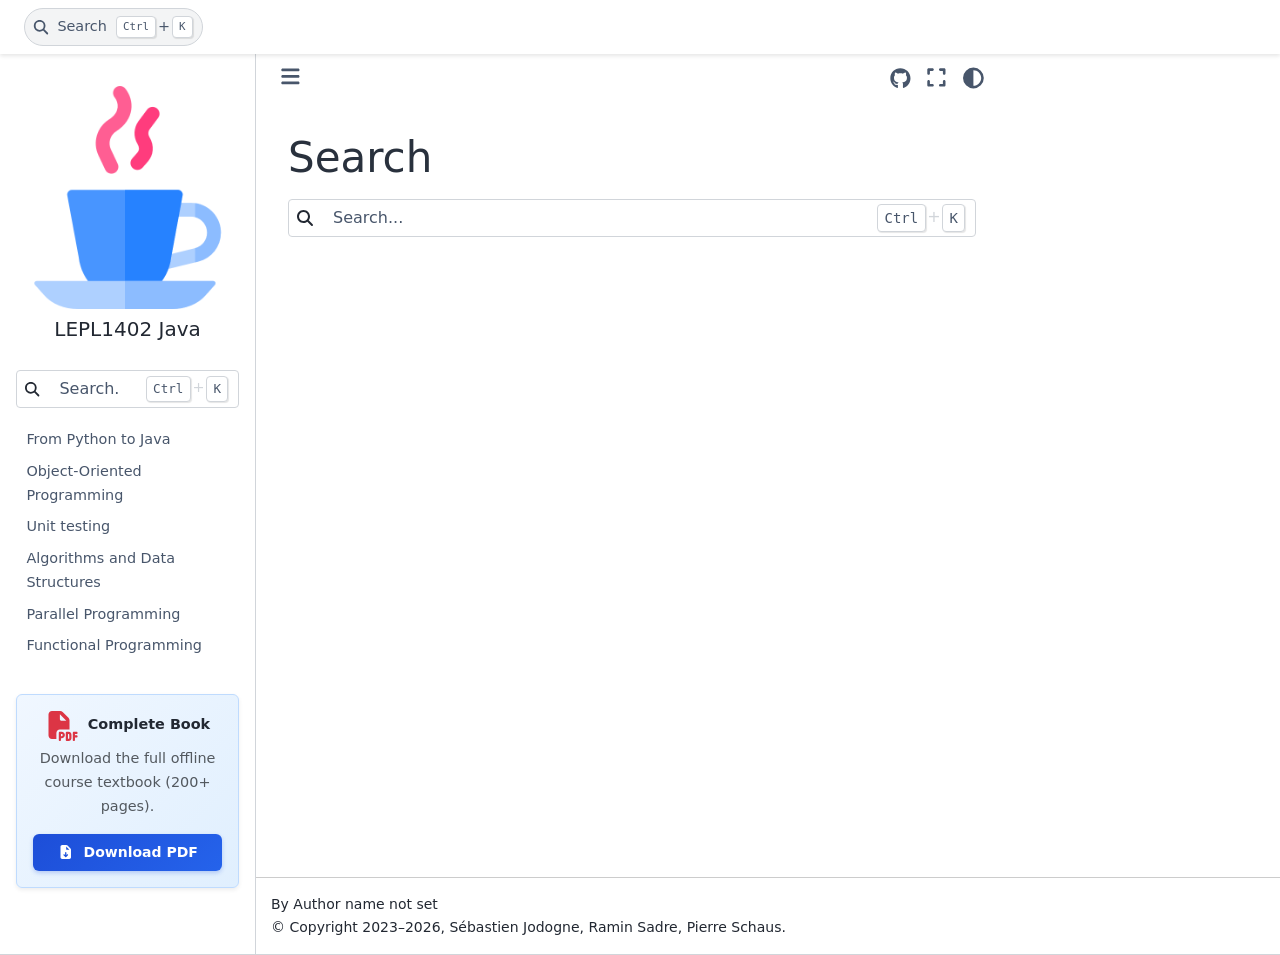
<file: search.html>
<!DOCTYPE html>


<html lang="en" data-content_root="./" >

  <head>
    <meta charset="utf-8" />
    <meta name="viewport" content="width=device-width, initial-scale=1.0" /><title>Search - LEPL1402  documentation</title>
  
  
  
  <script data-cfasync="false">
    document.documentElement.dataset.mode = localStorage.getItem("mode") || "";
    document.documentElement.dataset.theme = localStorage.getItem("theme") || "";
  </script>
  <!--
    this give us a css class that will be invisible only if js is disabled
  -->
  <noscript>
    <style>
      .pst-js-only { display: none !important; }

    </style>
  </noscript>
  
  <!-- Loaded before other Sphinx assets -->
  <link href="_static/styles/theme.css?digest=90905a2f556bf617f1a9" rel="stylesheet" />
<link href="_static/styles/pydata-sphinx-theme.css?digest=90905a2f556bf617f1a9" rel="stylesheet" />

    <link rel="stylesheet" type="text/css" href="_static/pygments.css?v=d75fae25" />
    <link rel="stylesheet" type="text/css" href="_static/styles/sphinx-book-theme.css?v=4418a689" />
    <link rel="stylesheet" type="text/css" href="_static/copybutton.css?v=76b2166b" />
    <link rel="stylesheet" type="text/css" href="_static/custom.css?v=4082b6a6" />
  
  <!-- So that users can add custom icons -->
  <script defer src="_static/scripts/fontawesome.js?digest=90905a2f556bf617f1a9"></script>
  <!-- Pre-loaded scripts that we'll load fully later -->
  <link rel="preload" as="script" href="_static/scripts/bootstrap.js?digest=90905a2f556bf617f1a9" />
<link rel="preload" as="script" href="_static/scripts/pydata-sphinx-theme.js?digest=90905a2f556bf617f1a9" />

    <script src="_static/documentation_options.js?v=c73c0f3e"></script>
    <script src="_static/doctools.js?v=fd6eb6e6"></script>
    <script src="_static/sphinx_highlight.js?v=6ffebe34"></script>
    <script src="_static/clipboard.min.js?v=a7894cd8"></script>
    <script src="_static/copybutton.js?v=30646c52"></script>
    <script src="_static/scripts/sphinx-book-theme.js?v=fab101a9"></script>
    <script>DOCUMENTATION_OPTIONS.pagename = 'search';</script>
    <script>DOCUMENTATION_OPTIONS.search_as_you_type = false;</script>
  <script src="_static/searchtools.js"></script>
  <script src="_static/language_data.js"></script>
  <script src="searchindex.js"></script>
    <link rel="icon" href="_static/favicon.ico"/>
    <link rel="index" title="Index" href="genindex.html" />
    <link rel="search" title="Search" href="#" />
  <meta name="viewport" content="width=device-width, initial-scale=1"/>
  <meta name="docsearch:language" content="en"/>
  <meta name="docsearch:version" content="" />
  
    
  
  </head>
  <body data-default-mode="">
  
  
  <div id="pst-skip-link" class="skip-link d-print-none"><a href="#main-content">Skip to main content</a></div>

  
  <div id="pst-scroll-pixel-helper"></div>
  
  <button type="button" class="btn rounded-pill" id="pst-back-to-top">
    <i class="fa-solid fa-arrow-up"></i>Back to top</button>
  
  
  
  
  <dialog id="pst-search-dialog">
    
<form class="bd-search d-flex align-items-center"
      action="#"
      method="get">
  <i class="fa-solid fa-magnifying-glass"></i>
  <input type="search"
         class="form-control"
         name="q"
         placeholder="Search..."
         aria-label="Search..."
         autocomplete="off"
         autocorrect="off"
         autocapitalize="off"
         spellcheck="false"/>
  <span class="search-button__kbd-shortcut"><kbd class="kbd-shortcut__modifier">Ctrl</kbd>+<kbd>K</kbd></span>
</form>
  </dialog>

  <div class="pst-async-banner-revealer d-none">
  <aside id="bd-header-version-warning" class="d-none d-print-none" aria-label="Version warning"></aside>
</div>

  
    <header id="pst-header" class="bd-header navbar navbar-expand-lg bd-navbar d-print-none">
<div class="bd-header__inner bd-page-width">
  <button class="pst-navbar-icon sidebar-toggle primary-toggle" aria-label="Site navigation">
    <span class="fa-solid fa-bars"></span>
  </button>
  
  
  <div class="col-lg-9 navbar-header-items">
    
    
    <div class="navbar-header-items__end">
      
        <div class="navbar-item navbar-persistent--container">
          

<button class="btn search-button-field search-button__button pst-js-only" title="Search" aria-label="Search" data-bs-placement="bottom" data-bs-toggle="tooltip">
 <i class="fa-solid fa-magnifying-glass"></i>
 <span class="search-button__default-text">Search</span>
 <span class="search-button__kbd-shortcut"><kbd class="kbd-shortcut__modifier">Ctrl</kbd>+<kbd class="kbd-shortcut__modifier">K</kbd></span>
</button>
        </div>
      
      
    </div>
    
  </div>
  
  
    <div class="navbar-persistent--mobile">

<button class="btn search-button-field search-button__button pst-js-only" title="Search" aria-label="Search" data-bs-placement="bottom" data-bs-toggle="tooltip">
 <i class="fa-solid fa-magnifying-glass"></i>
 <span class="search-button__default-text">Search</span>
 <span class="search-button__kbd-shortcut"><kbd class="kbd-shortcut__modifier">Ctrl</kbd>+<kbd class="kbd-shortcut__modifier">K</kbd></span>
</button>
    </div>
  

  
</div>

    </header>
  

  <div class="bd-container">
    <div class="bd-container__inner bd-page-width">
      
      
      
        
      
      <dialog id="pst-primary-sidebar-modal"></dialog>
      <div id="pst-primary-sidebar" class="bd-sidebar-primary bd-sidebar">
        

  
  <div class="sidebar-header-items sidebar-primary__section">
    
    
    
    
  </div>
  
    <div class="sidebar-primary-items__start sidebar-primary__section">
        <div class="sidebar-primary-item">

  
    
  

<a class="navbar-brand logo" href="index.html">
  
  
  
  
  
    
    
      
    
    
    <img src="_static/lepl1402.png" class="logo__image only-light" alt=""/>
    <img src="_static/lepl1402.png" class="logo__image only-dark pst-js-only" alt=""/>
  
  
    <p class="title logo__title">LEPL1402 Java</p>
  
</a></div>
        <div class="sidebar-primary-item">
<form class="bd-search d-flex align-items-center"
      action="#"
      method="get">
  <i class="fa-solid fa-magnifying-glass"></i>
  <input type="search"
         class="form-control"
         name="q"
         placeholder="Search..."
         aria-label="Search..."
         autocomplete="off"
         autocorrect="off"
         autocapitalize="off"
         spellcheck="false"/>
  <span class="search-button__kbd-shortcut"><kbd class="kbd-shortcut__modifier">Ctrl</kbd>+<kbd>K</kbd></span>
</form></div>
        <div class="sidebar-primary-item"><nav class="bd-links bd-docs-nav" aria-label="Main">
    <div class="bd-toc-item navbar-nav active">
        <ul class="nav bd-sidenav">
<li class="toctree-l1"><a class="reference internal" href="part1.html">From Python to Java</a></li>
<li class="toctree-l1"><a class="reference internal" href="part2.html">Object-Oriented Programming</a></li>
<li class="toctree-l1"><a class="reference internal" href="part3.html">Unit testing</a></li>
<li class="toctree-l1"><a class="reference internal" href="part4.html">Algorithms and Data Structures</a></li>
<li class="toctree-l1"><a class="reference internal" href="part5.html">Parallel Programming</a></li>
<li class="toctree-l1"><a class="reference internal" href="part6.html">Functional Programming</a></li>
</ul>

    </div>
</nav></div>
        <div class="sidebar-primary-item"><div class="sidebar-pdf-card mt-3 mb-2 p-3 text-center border rounded shadow-sm">
  <div class="d-flex align-items-center justify-content-center mb-2">
    <i class="fa-solid fa-file-pdf text-danger fs-3 me-2"></i>
    <span class="fw-bold">Complete Book</span>
  </div>
  <p class="small text-muted mb-3">Download the full offline course textbook (200+ pages).</p>
  <a href="_static/lepl1402.pdf" class="btn btn-sm btn-primary w-100 download-pdf-btn" download>
    <i class="fa-solid fa-file-arrow-down me-1"></i> Download PDF
  </a>
</div></div>
    </div>
  
  
  <div class="sidebar-primary-items__end sidebar-primary__section">
      <div class="sidebar-primary-item">
<div id="ethical-ad-placement"
      class="flat"
      data-ea-publisher="readthedocs"
      data-ea-type="readthedocs-sidebar"
      data-ea-manual="true">
</div></div>
  </div>


      </div>
      
      <main id="main-content" class="bd-main" role="main">
        
        

<div class="sbt-scroll-pixel-helper"></div>

          <div class="bd-content">
            <div class="bd-article-container">
              
              <div class="bd-header-article d-print-none">
<div class="header-article-items header-article__inner">
  
    <div class="header-article-items__start">
      
        <div class="header-article-item"><button class="sidebar-toggle primary-toggle btn btn-sm" title="Toggle primary sidebar" data-bs-placement="bottom" data-bs-toggle="tooltip">
  <span class="fa-solid fa-bars"></span>
</button></div>
      
    </div>
  
  
    <div class="header-article-items__end">
      
        <div class="header-article-item">

<div class="article-header-buttons">





<div class="dropdown dropdown-source-buttons">
  <button class="btn dropdown-toggle" type="button" data-bs-toggle="dropdown" aria-expanded="false" aria-label="Source repositories">
    <i class="fab fa-github"></i>
  </button>
  <ul class="dropdown-menu">
      
      
      
      <li><a href="https://github.com/pschaus/book_lepl1402" target="_blank"
   class="btn btn-sm btn-source-repository-button dropdown-item"
   title="Source repository"
   data-bs-placement="left" data-bs-toggle="tooltip"
>
  

<span class="btn__icon-container">
  <i class="fab fa-github"></i>
  </span>
<span class="btn__text-container">Repository</span>
</a>
</li>
      
      
      
      
      <li><a href="https://github.com/pschaus/book_lepl1402/issues/new?title=Issue%20on%20page%20%2Fsearch.html&body=Your%20issue%20content%20here." target="_blank"
   class="btn btn-sm btn-source-issues-button dropdown-item"
   title="Open an issue"
   data-bs-placement="left" data-bs-toggle="tooltip"
>
  

<span class="btn__icon-container">
  <i class="fas fa-lightbulb"></i>
  </span>
<span class="btn__text-container">Open issue</span>
</a>
</li>
      
  </ul>
</div>




<button onclick="toggleFullScreen()"
  class="btn btn-sm btn-fullscreen-button pst-navbar-icon"
  title="Fullscreen mode"
  data-bs-placement="bottom" data-bs-toggle="tooltip"
>
  

<span class="btn__icon-container">
  <i class="fas fa-expand"></i>
  </span>

</button>



<div class="theme-switch-container dropdown pst-js-only" data-bs-toggle="tooltip" data-bs-placement="bottom" title="Color mode">
  <button class="btn btn-sm nav-link pst-navbar-icon theme-switch-button dropdown-toggle" aria-label="Color mode" data-bs-toggle="dropdown">
    <i class="theme-switch fa-solid fa-sun fa-lg fa-fw" data-mode="light" title="Light"></i>
    <i class="theme-switch fa-solid fa-moon fa-lg fa-fw" data-mode="dark" title="Dark"></i>
    <i class="theme-switch fa-solid fa-circle-half-stroke fa-lg fa-fw" data-mode="auto" title="System Settings"></i>
  </button>
  <ul class="dropdown-menu dropdown-menu-end">
    <li><button class="dropdown-item d-flex align-items-center theme-change-button" data-mode="auto"><i class="fa-solid fa-circle-half-stroke fa-lg fa-fw me-1"></i>System Settings</button></li>
    <li><button class="dropdown-item d-flex align-items-center theme-change-button" data-mode="light"><i class="fa-solid fa-sun fa-lg fa-fw me-1"></i>Light</button></li>
    <li><button class="dropdown-item d-flex align-items-center theme-change-button" data-mode="dark"><i class="fa-solid fa-moon fa-lg fa-fw me-1"></i>Dark</button></li>
  </ul>
</div>


<button class="btn btn-sm pst-navbar-icon search-button search-button__button pst-js-only" title="Search" aria-label="Search" data-bs-placement="bottom" data-bs-toggle="tooltip">
    <i class="fa-solid fa-magnifying-glass fa-lg"></i>
</button>

</div></div>
      
    </div>
  
</div>
</div>
              
              
  <div class="bd-search-container">
    <h1>Search</h1>
    <noscript>
      <div class="admonition error">
        <p class="admonition-title">Error</p>
        <p>Please activate JavaScript to enable the search functionality.</p>
      </div>
    </noscript>
    
<form class="bd-search d-flex align-items-center"
      action="#"
      method="get">
  <i class="fa-solid fa-magnifying-glass"></i>
  <input type="search"
         class="form-control"
         name="q"
         placeholder="Search..."
         aria-label="Search..."
         autocomplete="off"
         autocorrect="off"
         autocapitalize="off"
         spellcheck="false"/>
  <span class="search-button__kbd-shortcut"><kbd class="kbd-shortcut__modifier">Ctrl</kbd>+<kbd>K</kbd></span>
</form>
    <div id="search-results"></div>
  </div>
  <script>
    // Activate the search field on page load
    let searchInput = document.querySelector("form.bd-search input");
    if (searchInput) {
        searchInput.focus();
        searchInput.select();
        console.log("[PST]: Set focus on search field.");
    }
  </script>

              
              
              
              
                <footer class="prev-next-footer d-print-none">
                  
<div class="prev-next-area">
</div>
                </footer>
              
            </div>
            
            
              
            
          </div>
          <footer class="bd-footer-content">
            
<div class="bd-footer-content__inner container">
  
  <div class="footer-item">
    
<p class="component-author">
By Author name not set
</p>

  </div>
  
  <div class="footer-item">
    

  <p class="copyright">
    
      © Copyright 2023–2026, Sébastien Jodogne, Ramin Sadre, Pierre Schaus.
      <br/>
    
  </p>

  </div>
  
  <div class="footer-item">
    
  </div>
  
  <div class="footer-item">
    
  </div>
  
</div>
          </footer>
        

      </main>
    </div>
  </div>
  
  <!-- Scripts loaded after <body> so the DOM is not blocked -->
  <script defer src="_static/scripts/bootstrap.js?digest=90905a2f556bf617f1a9"></script>
<script defer src="_static/scripts/pydata-sphinx-theme.js?digest=90905a2f556bf617f1a9"></script>


  <footer class="bd-footer">
  </footer>

<script>
// Open external links in a new window with security attributes
document.addEventListener("DOMContentLoaded", function() {
    var links = document.querySelectorAll("a[href^='http://'], a[href^='https://']");
    links.forEach(function(link) {
        if (link.hostname !== window.location.hostname) {
            link.setAttribute("target", "_blank");
            link.setAttribute("rel", "noopener noreferrer");
        }
    });
});
</script>

  </body>
</html>
</file>
<file: _static/styles/theme.css>
/* Provided by Sphinx's 'basic' theme, and included in the final set of assets */
@import "../basic.css";
</file>
<file: _static/pygments.css>
html[data-theme="light"] .highlight pre { line-height: 125%; }
html[data-theme="light"] .highlight td.linenos .normal { color: inherit; background-color: transparent; padding-left: 5px; padding-right: 5px; }
html[data-theme="light"] .highlight span.linenos { color: inherit; background-color: transparent; padding-left: 5px; padding-right: 5px; }
html[data-theme="light"] .highlight td.linenos .special { color: #000000; background-color: #ffffc0; padding-left: 5px; padding-right: 5px; }
html[data-theme="light"] .highlight span.linenos.special { color: #000000; background-color: #ffffc0; padding-left: 5px; padding-right: 5px; }
html[data-theme="light"] .highlight .hll { background-color: #fae4c2 }
html[data-theme="light"] .highlight { background: #fefefe; color: #080808 }
html[data-theme="light"] .highlight .c { color: #515151 } /* Comment */
html[data-theme="light"] .highlight .err { color: #A12236 } /* Error */
html[data-theme="light"] .highlight .k { color: #6730C5 } /* Keyword */
html[data-theme="light"] .highlight .l { color: #7F4707 } /* Literal */
html[data-theme="light"] .highlight .n { color: #080808 } /* Name */
html[data-theme="light"] .highlight .o { color: #00622F } /* Operator */
html[data-theme="light"] .highlight .p { color: #080808 } /* Punctuation */
html[data-theme="light"] .highlight .ch { color: #515151 } /* Comment.Hashbang */
html[data-theme="light"] .highlight .cm { color: #515151 } /* Comment.Multiline */
html[data-theme="light"] .highlight .cp { color: #515151 } /* Comment.Preproc */
html[data-theme="light"] .highlight .cpf { color: #515151 } /* Comment.PreprocFile */
html[data-theme="light"] .highlight .c1 { color: #515151 } /* Comment.Single */
html[data-theme="light"] .highlight .cs { color: #515151 } /* Comment.Special */
html[data-theme="light"] .highlight .gd { color: #005B82 } /* Generic.Deleted */
html[data-theme="light"] .highlight .ge { font-style: italic } /* Generic.Emph */
html[data-theme="light"] .highlight .gh { color: #005B82 } /* Generic.Heading */
html[data-theme="light"] .highlight .gs { font-weight: bold } /* Generic.Strong */
html[data-theme="light"] .highlight .gu { color: #005B82 } /* Generic.Subheading */
html[data-theme="light"] .highlight .kc { color: #6730C5 } /* Keyword.Constant */
html[data-theme="light"] .highlight .kd { color: #6730C5 } /* Keyword.Declaration */
html[data-theme="light"] .highlight .kn { color: #6730C5 } /* Keyword.Namespace */
html[data-theme="light"] .highlight .kp { color: #6730C5 } /* Keyword.Pseudo */
html[data-theme="light"] .highlight .kr { color: #6730C5 } /* Keyword.Reserved */
html[data-theme="light"] .highlight .kt { color: #7F4707 } /* Keyword.Type */
html[data-theme="light"] .highlight .ld { color: #7F4707 } /* Literal.Date */
html[data-theme="light"] .highlight .m { color: #7F4707 } /* Literal.Number */
html[data-theme="light"] .highlight .s { color: #00622F } /* Literal.String */
html[data-theme="light"] .highlight .na { color: #912583 } /* Name.Attribute */
html[data-theme="light"] .highlight .nb { color: #7F4707 } /* Name.Builtin */
html[data-theme="light"] .highlight .nc { color: #005B82 } /* Name.Class */
html[data-theme="light"] .highlight .no { color: #005B82 } /* Name.Constant */
html[data-theme="light"] .highlight .nd { color: #7F4707 } /* Name.Decorator */
html[data-theme="light"] .highlight .ni { color: #00622F } /* Name.Entity */
html[data-theme="light"] .highlight .ne { color: #6730C5 } /* Name.Exception */
html[data-theme="light"] .highlight .nf { color: #005B82 } /* Name.Function */
html[data-theme="light"] .highlight .nl { color: #7F4707 } /* Name.Label */
html[data-theme="light"] .highlight .nn { color: #080808 } /* Name.Namespace */
html[data-theme="light"] .highlight .nx { color: #080808 } /* Name.Other */
html[data-theme="light"] .highlight .py { color: #005B82 } /* Name.Property */
html[data-theme="light"] .highlight .nt { color: #005B82 } /* Name.Tag */
html[data-theme="light"] .highlight .nv { color: #A12236 } /* Name.Variable */
html[data-theme="light"] .highlight .ow { color: #6730C5 } /* Operator.Word */
html[data-theme="light"] .highlight .pm { color: #080808 } /* Punctuation.Marker */
html[data-theme="light"] .highlight .w { color: #080808 } /* Text.Whitespace */
html[data-theme="light"] .highlight .mb { color: #7F4707 } /* Literal.Number.Bin */
html[data-theme="light"] .highlight .mf { color: #7F4707 } /* Literal.Number.Float */
html[data-theme="light"] .highlight .mh { color: #7F4707 } /* Literal.Number.Hex */
html[data-theme="light"] .highlight .mi { color: #7F4707 } /* Literal.Number.Integer */
html[data-theme="light"] .highlight .mo { color: #7F4707 } /* Literal.Number.Oct */
html[data-theme="light"] .highlight .sa { color: #00622F } /* Literal.String.Affix */
html[data-theme="light"] .highlight .sb { color: #00622F } /* Literal.String.Backtick */
html[data-theme="light"] .highlight .sc { color: #00622F } /* Literal.String.Char */
html[data-theme="light"] .highlight .dl { color: #00622F } /* Literal.String.Delimiter */
html[data-theme="light"] .highlight .sd { color: #00622F } /* Literal.String.Doc */
html[data-theme="light"] .highlight .s2 { color: #00622F } /* Literal.String.Double */
html[data-theme="light"] .highlight .se { color: #00622F } /* Literal.String.Escape */
html[data-theme="light"] .highlight .sh { color: #00622F } /* Literal.String.Heredoc */
html[data-theme="light"] .highlight .si { color: #00622F } /* Literal.String.Interpol */
html[data-theme="light"] .highlight .sx { color: #00622F } /* Literal.String.Other */
html[data-theme="light"] .highlight .sr { color: #A12236 } /* Literal.String.Regex */
html[data-theme="light"] .highlight .s1 { color: #00622F } /* Literal.String.Single */
html[data-theme="light"] .highlight .ss { color: #005B82 } /* Literal.String.Symbol */
html[data-theme="light"] .highlight .bp { color: #7F4707 } /* Name.Builtin.Pseudo */
html[data-theme="light"] .highlight .fm { color: #005B82 } /* Name.Function.Magic */
html[data-theme="light"] .highlight .vc { color: #A12236 } /* Name.Variable.Class */
html[data-theme="light"] .highlight .vg { color: #A12236 } /* Name.Variable.Global */
html[data-theme="light"] .highlight .vi { color: #A12236 } /* Name.Variable.Instance */
html[data-theme="light"] .highlight .vm { color: #7F4707 } /* Name.Variable.Magic */
html[data-theme="light"] .highlight .il { color: #7F4707 } /* Literal.Number.Integer.Long */
html[data-theme="dark"] .highlight pre { line-height: 125%; }
html[data-theme="dark"] .highlight td.linenos .normal { color: inherit; background-color: transparent; padding-left: 5px; padding-right: 5px; }
html[data-theme="dark"] .highlight span.linenos { color: inherit; background-color: transparent; padding-left: 5px; padding-right: 5px; }
html[data-theme="dark"] .highlight td.linenos .special { color: #000000; background-color: #ffffc0; padding-left: 5px; padding-right: 5px; }
html[data-theme="dark"] .highlight span.linenos.special { color: #000000; background-color: #ffffc0; padding-left: 5px; padding-right: 5px; }
html[data-theme="dark"] .highlight .hll { background-color: #ffd9002e }
html[data-theme="dark"] .highlight { background: #2b2b2b; color: #F8F8F2 }
html[data-theme="dark"] .highlight .c { color: #FFD900 } /* Comment */
html[data-theme="dark"] .highlight .err { color: #FFA07A } /* Error */
html[data-theme="dark"] .highlight .k { color: #DCC6E0 } /* Keyword */
html[data-theme="dark"] .highlight .l { color: #FFD900 } /* Literal */
html[data-theme="dark"] .highlight .n { color: #F8F8F2 } /* Name */
html[data-theme="dark"] .highlight .o { color: #ABE338 } /* Operator */
html[data-theme="dark"] .highlight .p { color: #F8F8F2 } /* Punctuation */
html[data-theme="dark"] .highlight .ch { color: #FFD900 } /* Comment.Hashbang */
html[data-theme="dark"] .highlight .cm { color: #FFD900 } /* Comment.Multiline */
html[data-theme="dark"] .highlight .cp { color: #FFD900 } /* Comment.Preproc */
html[data-theme="dark"] .highlight .cpf { color: #FFD900 } /* Comment.PreprocFile */
html[data-theme="dark"] .highlight .c1 { color: #FFD900 } /* Comment.Single */
html[data-theme="dark"] .highlight .cs { color: #FFD900 } /* Comment.Special */
html[data-theme="dark"] .highlight .gd { color: #00E0E0 } /* Generic.Deleted */
html[data-theme="dark"] .highlight .ge { font-style: italic } /* Generic.Emph */
html[data-theme="dark"] .highlight .gh { color: #00E0E0 } /* Generic.Heading */
html[data-theme="dark"] .highlight .gs { font-weight: bold } /* Generic.Strong */
html[data-theme="dark"] .highlight .gu { color: #00E0E0 } /* Generic.Subheading */
html[data-theme="dark"] .highlight .kc { color: #DCC6E0 } /* Keyword.Constant */
html[data-theme="dark"] .highlight .kd { color: #DCC6E0 } /* Keyword.Declaration */
html[data-theme="dark"] .highlight .kn { color: #DCC6E0 } /* Keyword.Namespace */
html[data-theme="dark"] .highlight .kp { color: #DCC6E0 } /* Keyword.Pseudo */
html[data-theme="dark"] .highlight .kr { color: #DCC6E0 } /* Keyword.Reserved */
html[data-theme="dark"] .highlight .kt { color: #FFD900 } /* Keyword.Type */
html[data-theme="dark"] .highlight .ld { color: #FFD900 } /* Literal.Date */
html[data-theme="dark"] .highlight .m { color: #FFD900 } /* Literal.Number */
html[data-theme="dark"] .highlight .s { color: #ABE338 } /* Literal.String */
html[data-theme="dark"] .highlight .na { color: #FFD900 } /* Name.Attribute */
html[data-theme="dark"] .highlight .nb { color: #FFD900 } /* Name.Builtin */
html[data-theme="dark"] .highlight .nc { color: #00E0E0 } /* Name.Class */
html[data-theme="dark"] .highlight .no { color: #00E0E0 } /* Name.Constant */
html[data-theme="dark"] .highlight .nd { color: #FFD900 } /* Name.Decorator */
html[data-theme="dark"] .highlight .ni { color: #ABE338 } /* Name.Entity */
html[data-theme="dark"] .highlight .ne { color: #DCC6E0 } /* Name.Exception */
html[data-theme="dark"] .highlight .nf { color: #00E0E0 } /* Name.Function */
html[data-theme="dark"] .highlight .nl { color: #FFD900 } /* Name.Label */
html[data-theme="dark"] .highlight .nn { color: #F8F8F2 } /* Name.Namespace */
html[data-theme="dark"] .highlight .nx { color: #F8F8F2 } /* Name.Other */
html[data-theme="dark"] .highlight .py { color: #00E0E0 } /* Name.Property */
html[data-theme="dark"] .highlight .nt { color: #00E0E0 } /* Name.Tag */
html[data-theme="dark"] .highlight .nv { color: #FFA07A } /* Name.Variable */
html[data-theme="dark"] .highlight .ow { color: #DCC6E0 } /* Operator.Word */
html[data-theme="dark"] .highlight .pm { color: #F8F8F2 } /* Punctuation.Marker */
html[data-theme="dark"] .highlight .w { color: #F8F8F2 } /* Text.Whitespace */
html[data-theme="dark"] .highlight .mb { color: #FFD900 } /* Literal.Number.Bin */
html[data-theme="dark"] .highlight .mf { color: #FFD900 } /* Literal.Number.Float */
html[data-theme="dark"] .highlight .mh { color: #FFD900 } /* Literal.Number.Hex */
html[data-theme="dark"] .highlight .mi { color: #FFD900 } /* Literal.Number.Integer */
html[data-theme="dark"] .highlight .mo { color: #FFD900 } /* Literal.Number.Oct */
html[data-theme="dark"] .highlight .sa { color: #ABE338 } /* Literal.String.Affix */
html[data-theme="dark"] .highlight .sb { color: #ABE338 } /* Literal.String.Backtick */
html[data-theme="dark"] .highlight .sc { color: #ABE338 } /* Literal.String.Char */
html[data-theme="dark"] .highlight .dl { color: #ABE338 } /* Literal.String.Delimiter */
html[data-theme="dark"] .highlight .sd { color: #ABE338 } /* Literal.String.Doc */
html[data-theme="dark"] .highlight .s2 { color: #ABE338 } /* Literal.String.Double */
html[data-theme="dark"] .highlight .se { color: #ABE338 } /* Literal.String.Escape */
html[data-theme="dark"] .highlight .sh { color: #ABE338 } /* Literal.String.Heredoc */
html[data-theme="dark"] .highlight .si { color: #ABE338 } /* Literal.String.Interpol */
html[data-theme="dark"] .highlight .sx { color: #ABE338 } /* Literal.String.Other */
html[data-theme="dark"] .highlight .sr { color: #FFA07A } /* Literal.String.Regex */
html[data-theme="dark"] .highlight .s1 { color: #ABE338 } /* Literal.String.Single */
html[data-theme="dark"] .highlight .ss { color: #00E0E0 } /* Literal.String.Symbol */
html[data-theme="dark"] .highlight .bp { color: #FFD900 } /* Name.Builtin.Pseudo */
html[data-theme="dark"] .highlight .fm { color: #00E0E0 } /* Name.Function.Magic */
html[data-theme="dark"] .highlight .vc { color: #FFA07A } /* Name.Variable.Class */
html[data-theme="dark"] .highlight .vg { color: #FFA07A } /* Name.Variable.Global */
html[data-theme="dark"] .highlight .vi { color: #FFA07A } /* Name.Variable.Instance */
html[data-theme="dark"] .highlight .vm { color: #FFD900 } /* Name.Variable.Magic */
html[data-theme="dark"] .highlight .il { color: #FFD900 } /* Literal.Number.Integer.Long */
</file>
<file: _static/styles/sphinx-book-theme.css>
/*! sphinx-book-theme CSS
 * BSD 3-Clause License
 * Copyright (c) 2020, EBP
 * All rights reserved.
 *
 * This follows the 7-1 pattern described here:
 * https://sass-guidelin.es/#architecture
 */html[data-theme=dark],html[data-theme=light]{--pst-font-size-base:none;--pst-color-secondary:#e89217}html[data-theme=light]{--sbt-color-announcement:#616161;--pst-color-primary:#176de8}html[data-theme=dark]{--pst-color-primary:#528fe4;--sbt-color-announcement:#616161;--pst-color-background:#121212}html{scroll-padding-top:4rem}.sbt-scroll-pixel-helper{height:0;left:0;position:absolute;top:0;width:0}.d-n,.onlyprint{display:none}@media print{.onlyprint{display:block!important}.noprint{display:none!important}}.bd-article-container h1,.bd-article-container h2,.bd-article-container h3,.bd-article-container h4,.bd-article-container h5,.bd-article-container p.caption{color:var(--pst-color-muted)}.bd-article-container h1,.bd-article-container h2{font-weight:500}a.brackets:before{color:inherit;font-family:inherit;margin-right:0}table{position:relative}@media print{.bd-main .bd-content{height:auto;margin-left:2rem}.bd-main .bd-content #jb-print-docs-body{margin-left:0}.bd-main .bd-content #jb-print-docs-body h1{font-size:3em;margin-bottom:0;text-align:center}.bd-main .bd-content .bd-article{padding-top:0}.bd-main .bd-content .bd-article h1:first-of-type{display:none}.bd-main .bd-content .container{min-width:0!important}.bd-main .bd-content h1{margin-bottom:1em;margin-top:1em}.bd-main .bd-content h1,.bd-main .bd-content h2,.bd-main .bd-content h3,.bd-main .bd-content h4{break-after:avoid;color:#000}.bd-main .bd-content table{break-inside:avoid}.bd-main .bd-content pre{word-wrap:break-word}.bd-main .bd-content a.headerlink{display:none}.bd-main .bd-content aside.margin,.bd-main .bd-content aside.sidebar,.bd-main .bd-content blockquote.epigraph{border:none}.bd-main .bd-content .footer{margin-top:1em}.bd-main .bd-content #jb-print-toc{margin-bottom:1.5rem;margin-left:0}.bd-main .bd-content #jb-print-toc .section-nav{border-left:0!important;list-style-type:disc!important;margin-left:3em!important}.bd-main .bd-content #jb-print-toc .section-nav a{text-decoration:none!important}.bd-main .bd-content #jb-print-toc .section-nav li{display:list-item!important}.bd-main .bd-content #jb-print-toc .section-nav .nav{display:none}.bd-main .bd-footer-content{display:none!important}}.bd-header-announcement{background-color:var(--sbt-color-announcement);color:#fff}.bd-main .bd-content{justify-content:left}.bd-main .bd-content .bd-article-container{min-width:0;overflow-x:unset;padding:0}@media(min-width:1200px){.bd-main .bd-content .bd-article-container{max-width:calc(100% - var(--pst-sidebar-secondary))}}.bd-main .bd-content .bd-article-container .bd-article{padding-left:2rem;padding-right:2rem}@media(max-width:768px){.bd-main .bd-content .bd-article-container .bd-article{padding-left:1rem;padding-right:1rem}}.bd-main .bd-content .bd-article-container details.above-input summary,.bd-main .bd-content .bd-article-container details.below-input summary{border-left:3px solid var(--pst-color-primary)}/*! sphinx-book-theme CSS
 * BSD 3-Clause License
 * Copyright (c) 2020, EBP
 * All rights reserved.
 *
 * This follows the 7-1 pattern described here:
 * https://sass-guidelin.es/#architecture
 */@media(min-width:768px){button.sidebar-toggle.primary-toggle{display:inline-block}}@media(max-width:768px){button.sidebar-toggle.primary-toggle{margin-bottom:0}}@media(min-width:1200px){button.sidebar-toggle.secondary-toggle{display:none}}@media(max-width:768px){button.sidebar-toggle.secondary-toggle{margin-bottom:0}}.bd-header-article{align-items:center;background-color:var(--pst-color-background);display:flex;font-size:.9em;padding:0 1rem;position:sticky;top:0;transition:left .2s;z-index:1020}@media(max-width:768px){.bd-header-article{height:3.5rem;padding:0 .5rem}}.scrolled .bd-header-article{box-shadow:0 6px 6px -6px var(--pst-color-shadow)}.bd-header-article .header-article__inner{padding:0}.bd-header-article .header-article-items{align-items:center;display:flex;height:3rem;width:100%}.bd-header-article .header-article-item{align-items:center;display:flex}.bd-header-article .article-header-buttons{display:flex}.bd-header-article .btn{align-items:center;border:none;color:var(--pst-color-text-muted);display:flex;font-size:1.3rem;padding-left:.5rem;padding-right:.5rem}.bd-header-article .btn svg{width:1.3rem}.bd-header-article .btn.show,.bd-header-article .btn:hover{border:none;color:var(--pst-color-text-base)}.bd-header-article .btn.show+.dropdown-menu,.bd-header-article .btn:hover+.dropdown-menu{display:block}.bd-header-article .btn:focus{box-shadow:none}.bd-header-article .btn.dropdown-toggle:after{display:none}.bd-header-article div.dropdown{align-items:center;display:flex}.bd-header-article .theme-switch-button{margin:0}.bd-header-article .theme-switch-button button,.bd-header-article .theme-switch-button i,.bd-header-article .theme-switch-button span{padding:0}.bd-header-article .theme-switch-button i,.bd-header-article .theme-switch-button span{transition:color .25s ease-out}.bd-header-article .theme-switch-button:active,.bd-header-article .theme-switch-button:hover{background-color:unset!important}.bd-header-article .theme-switch-button:active i,.bd-header-article .theme-switch-button:active span,.bd-header-article .theme-switch-button:hover i,.bd-header-article .theme-switch-button:hover span{color:var(--pst-color-text-base)}.bd-header-article .dropdown-menu:hover{display:block}.bd-header-article .dropdown-menu{background-color:var(--pst-color-background);border-color:var(--pst-color-border);box-shadow:0 .2rem .5rem var(--pst-color-shadow),0 0 .0625rem var(--pst-color-shadow)!important;color:var(--pst-color-text-muted);top:2rem;transform:translateX(-75%)}.bd-header-article .dropdown-menu .dropdown-item{align-items:center;display:inline-flex;padding-left:.5em}.bd-header-article .dropdown-menu .dropdown-item:hover{background-color:initial;color:var(--pst-color-text-base);text-decoration:none}.bd-header-article .dropdown-menu .dropdown-item{font-size:1em}.bd-header-article .dropdown-menu .dropdown-item span img{height:1em}.bd-header-article .dropdown-menu .dropdown-item span.btn__icon-container{align-items:center;display:inline-flex;justify-content:center;width:1.7em}.bd-header{position:inherit}.bd-header button.sidebar-toggle{display:none}.bd-sidebar-primary{max-height:100vh;padding:1rem;top:0;transition:margin-left .25s ease 0s,opacity .25s ease 0s,visibility .25s ease 0s}@media(min-width:992px){.bd-sidebar-primary.pst-sidebar-hidden{margin-left:-20%;opacity:0;visibility:hidden}}@media(max-width:768px){.bd-sidebar-primary{z-index:1081}}.bd-sidebar-primary .sidebar-primary-items__start{border-top:none}.bd-sidebar-primary .navbar-icon-links{display:flex!important;gap:.5rem!important;justify-content:flex-start!important}@media(min-width:992px){.bd-sidebar-primary{flex-basis:20%}input#pst-primary-sidebar-checkbox:checked~.bd-container .bd-sidebar-primary{margin-left:-20%;opacity:0;visibility:hidden}}.bd-sidebar-secondary{top:0}@media(max-width:1200px){.bd-sidebar-secondary{z-index:1081}}.bd-sidebar-secondary .sidebar-secondary-items{display:flex;gap:.5rem;padding:0}.bd-sidebar-secondary .sidebar-secondary-items .sidebar-secondary-item{padding-bottom:0;padding-top:0}.bd-sidebar-secondary .onthispage{align-items:center;color:var(--pst-color-muted);display:flex;gap:.5rem;height:3rem;margin:0;min-height:3rem}@media(min-width:1200px){.bd-sidebar-secondary{background:var(--pst-color-background);height:fit-content;padding:0 1.5rem;transition:max-height .4s ease;z-index:2}.bd-sidebar-secondary .toc-item{border-left-color:var(--pst-color-surface);padding-top:0}.bd-sidebar-secondary .toc-item nav.page-toc{margin-bottom:0;transition:opacity .4s ease}.bd-sidebar-secondary.hide:not(:hover){max-height:3rem;overflow-y:hidden}.scrolled .bd-sidebar-secondary.hide:not(:hover){box-shadow:0 6px 6px -6px rgba(0,0,0,.3)}.bd-sidebar-secondary.hide:not(:hover) .onthispage:after{content:"";font-family:Font Awesome\ 6 Free;font-weight:900;opacity:1;padding-left:.5em;transition:opacity .3s ease}.bd-sidebar-secondary.hide:not(:hover) nav.page-toc{opacity:0}}footer{font-size:var(--sbt-font-size-small-1)}footer.bd-footer-content{border-top:1px solid #ccc;display:flex;flex-wrap:wrap;font-size:87.5%;padding:15px}footer.bd-footer-content .bd-footer-content__inner{padding-left:0}footer.bd-footer-content .bd-footer-content__inner p{margin-bottom:0}.bd-footer-article{padding:0 1rem}@media(max-width:768px){.bd-footer-article{padding:0 .5rem}}#pst-back-to-top{font-size:.8rem}@media(min-width:1200px){#pst-back-to-top{display:none!important}}.bd-sidebar-primary .navbar-icon-links{column-gap:.5rem}.bd-sidebar-primary .navbar-icon-links .nav-link i,.bd-sidebar-primary .navbar-icon-links .nav-link span{font-size:1.2rem}.bd-sidebar-primary .navbar-icon-links .nav-link img{font-size:.8rem}.navbar-brand{flex-direction:column;gap:.25rem;height:unset;justify-content:center;max-height:unset}.navbar-brand:hover{text-decoration:none}.navbar-brand .logo__title{font-size:1.25rem;text-align:center;white-space:normal}.navbar-brand .logo__image{height:unset}.bd-search-container{margin:2em}.bd-search-container #search-results h2:first-child{display:none}.search-button-field{display:none;font-size:.9rem;width:100%}.search-button-field .search-button__kbd-shortcut{margin-left:auto}@media(min-width:992px){.search-button{display:none!important}.search-button-field{display:flex}}div#searchbox{padding-left:2rem;padding-right:2rem}@media(max-width:768px){div#searchbox{padding-left:1rem;padding-right:1rem}}@media(min-width:768px){div#searchbox p.highlight-link{margin-left:0}div#searchbox p.highlight-link a{font-size:1rem}}html[data-theme=dark] .admonition .admonition-title{color:var(--pst-color-text-base);text-shadow:0 1px 2px rgba(0,0,0,.3)}html[data-theme=light] .admonition .admonition-title{color:var(--pst-color-text-base)}img{max-width:100%}img.align-center{display:block;margin-left:auto;margin-right:auto}img.align-left{clear:left;float:left;margin-right:1em}img.align-right{clear:right;float:right;margin-left:1em}div.figure{margin-bottom:1em;text-align:center;width:100%}div.figure.align-left{text-align:left}div.figure.align-left p.caption{margin-left:0}div.figure.align-right{text-align:right}div.figure.align-right p.caption{margin-right:0}div.figure p.caption{margin:.5em 10%}div.figure.margin p.caption,div.figure.margin-caption p.caption{margin:.5em 0}div.figure.margin-caption p.caption{text-align:left}div.figure span.caption-number{font-weight:700}div.figure span{font-size:.9rem}label.margin-toggle{margin-bottom:0}label.margin-toggle.marginnote-label{display:none}label.margin-toggle sup{user-select:none}@media(max-width:992px){label.margin-toggle{color:#0071bc;cursor:pointer}label.margin-toggle.marginnote-label{display:inline}label.margin-toggle.marginnote-label:after{content:"⊕"}}input.margin-toggle{display:none}@media(max-width:992px){input.margin-toggle:checked+.marginnote,input.margin-toggle:checked+.sidenote{clear:both;display:block;float:left;left:1rem;margin:1rem 2.5%;position:relative;width:95%}}span.marginnote,span.sidenote{background-color:unset;border-left:none;float:right;font-size:.9em;margin-left:.5rem;position:relative;width:40%;z-index:2}@media(min-width:992px),print{span.marginnote,span.sidenote{clear:right;margin:0 -36% 0 0;width:33%}span.marginnote p.sidebar-title,span.sidenote p.sidebar-title{border-bottom:none;margin-bottom:-1rem;padding-left:0}span.marginnote p.sidebar-title~*,span.sidenote p.sidebar-title~*{padding-left:0;padding-right:0}}span.marginnote sup,span.sidenote sup{user-select:none}@media(max-width:992px){span.marginnote,span.sidenote{display:none}}aside.sidebar .note{margin:1rem;padding:0 0 1rem}aside.sidebar .admonition-title{margin:0 -1rem 0 0}aside.sidebar.margin .sidebar-title:empty{display:none}aside.sidebar.margin .admonition{margin:.5rem;padding-left:0;padding-right:0}aside.sidebar.margin .admonition .admonition-title{margin-left:0;margin-right:0}@media(min-width:992px){aside.sidebar.margin{border:none}aside.sidebar.margin .admonition{margin:1rem 0;padding:0 0 1rem}}.cell.tag_margin,.cell.tag_popout,.margin.docutils.container,aside.margin,div.margin,figure.margin{background-color:unset;float:right;font-size:.9em;margin-left:.5rem;position:relative;width:40%;z-index:2}@media(min-width:992px),print{.cell.tag_margin,.cell.tag_popout,.margin.docutils.container,aside.margin,div.margin,figure.margin{clear:right;margin:0 -36% 0 0;width:33%}.cell.tag_margin p.sidebar-title,.cell.tag_popout p.sidebar-title,.margin.docutils.container p.sidebar-title,aside.margin p.sidebar-title,div.margin p.sidebar-title,figure.margin p.sidebar-title{border-bottom:none;margin-bottom:-1rem;padding-left:0}.cell.tag_margin p.sidebar-title~*,.cell.tag_popout p.sidebar-title~*,.margin.docutils.container p.sidebar-title~*,aside.margin p.sidebar-title~*,div.margin p.sidebar-title~*,figure.margin p.sidebar-title~*{padding-left:0;padding-right:0}}.cell.tag_margin div.cell.tag_margin .cell_output,.cell.tag_popout div.cell.tag_margin .cell_output,.margin.docutils.container div.cell.tag_margin .cell_output,aside.margin div.cell.tag_margin .cell_output,div.margin div.cell.tag_margin .cell_output,figure.margin div.cell.tag_margin .cell_output{padding-left:0}div.figure.margin-caption figcaption,div.figure.margin-caption p.caption,figure.margin-caption figcaption{background-color:unset;float:right;font-size:.9em;margin-left:.5rem;position:relative;width:40%;z-index:2}@media(min-width:992px),print{div.figure.margin-caption figcaption,div.figure.margin-caption p.caption,figure.margin-caption figcaption{clear:right;margin:0 -36% 0 0;width:33%}div.figure.margin-caption figcaption p.sidebar-title,div.figure.margin-caption p.caption p.sidebar-title,figure.margin-caption figcaption p.sidebar-title{border-bottom:none;margin-bottom:-1rem;padding-left:0}div.figure.margin-caption figcaption p.sidebar-title~*,div.figure.margin-caption p.caption p.sidebar-title~*,figure.margin-caption figcaption p.sidebar-title~*{padding-left:0;padding-right:0}}.margin-caption figcaption{text-align:left}div.cell.tag_full-width,div.cell.tag_full_width,div.full-width,div.full_width{position:relative;z-index:2}@media(min-width:992px){div.cell.tag_full-width,div.cell.tag_full_width,div.full-width,div.full_width{max-width:136%;width:136%}}blockquote.epigraph,blockquote.highlights,blockquote.pull-quote{background-color:var(--pst-color-background);border-left:none;font-size:1.25em}blockquote div>p+p.attribution{color:#6c757d;font-size:.9em;font-style:normal;padding-right:2em;text-align:right}div[class*=highlight-],pre{clear:none}div.cell.tag_output_scroll div.cell_output,div.cell.tag_scroll-input div.cell_input,div.cell.tag_scroll-output div.cell_output{max-height:24em;overflow-y:auto}@media only print{div.utterances,hypothesis-sidebar{display:none}}html[data-theme=dark] .tag_hide_input .cell_input summary{color:var(--pst-color-link)}html[data-theme=dark] .tag_hide_input .cell_input summary:hover{color:var(--pst-color-link-hover)}html[data-theme=dark] .sd-card .sd-card-header,html[data-theme=dark] .sd-card .sd-card-title,html[data-theme=dark] .sd-card .sd-summary-title,html[data-theme=dark] .sd-dropdown .sd-card-header,html[data-theme=dark] .sd-dropdown .sd-card-title,html[data-theme=dark] .sd-dropdown .sd-summary-title{color:var(--pst-color-text-base);text-shadow:0 1px 2px rgba(0,0,0,.3)}html[data-theme=dark] .sphinx-tabs .sphinx-tabs-tab{background-color:var(--pst-color-surface);border-color:var(--pst-color-border);color:var(--pst-color-text-muted)}html[data-theme=dark] .sphinx-tabs .sphinx-tabs-tab[aria-selected=true]{background-color:var(--pst-color-background);border-bottom-color:var(--pst-color-background);color:var(--pst-color-text-base)}html[data-theme=dark] .sphinx-tabs .sphinx-tabs-tab:hover{color:var(--pst-color-text-base)}html[data-theme=dark] .sphinx-tabs .sphinx-tabs-panel{background-color:var(--pst-color-background);border-color:var(--pst-color-border);color:var(--pst-color-text-base)}html[data-theme=dark] details.above-input summary,html[data-theme=dark] details.below-input summary{color:var(--pst-color-link)}html[data-theme=dark] details.above-input summary:hover,html[data-theme=dark] details.below-input summary:hover{color:var(--pst-color-link-hover)}.thebelab-cell{border:none!important;margin-right:.5em!important}.thebelab-cell .thebelab-input{padding-left:10px!important}.cell.docutils.container{padding-right:0!important}button.thebe-launch-button{font-size:1em;height:2.5em}
/*# sourceMappingURL=sphinx-book-theme.css.map*/
</file>
<file: _static/copybutton.css>
/* Copy buttons */
button.copybtn {
    position: absolute;
    display: flex;
    top: .3em;
    right: .3em;
    width: 1.7em;
    height: 1.7em;
	opacity: 0;
    transition: opacity 0.3s, border .3s, background-color .3s;
    user-select: none;
    padding: 0;
    border: none;
    outline: none;
    border-radius: 0.4em;
    /* The colors that GitHub uses */
    border: #1b1f2426 1px solid;
    background-color: #f6f8fa;
    color: #57606a;
}

button.copybtn.success {
    border-color: #22863a;
    color: #22863a;
}

button.copybtn svg {
    stroke: currentColor;
    width: 1.5em;
    height: 1.5em;
    padding: 0.1em;
}

div.highlight  {
    position: relative;
}

/* Show the copybutton */
.highlight:hover button.copybtn, button.copybtn.success {
	opacity: 1;
}

.highlight button.copybtn:hover {
    background-color: rgb(235, 235, 235);
}

.highlight button.copybtn:active {
    background-color: rgb(187, 187, 187);
}

/**
 * A minimal CSS-only tooltip copied from:
 *   https://codepen.io/mildrenben/pen/rVBrpK
 *
 * To use, write HTML like the following:
 *
 * <p class="o-tooltip--left" data-tooltip="Hey">Short</p>
 */
 .o-tooltip--left {
  position: relative;
 }

 .o-tooltip--left:after {
    opacity: 0;
    visibility: hidden;
    position: absolute;
    content: attr(data-tooltip);
    padding: .2em;
    font-size: .8em;
    left: -.2em;
    background: grey;
    color: white;
    white-space: nowrap;
    z-index: 2;
    border-radius: 2px;
    transform: translateX(-102%) translateY(0);
    transition: opacity 0.2s cubic-bezier(0.64, 0.09, 0.08, 1), transform 0.2s cubic-bezier(0.64, 0.09, 0.08, 1);
}

.o-tooltip--left:hover:after {
    display: block;
    opacity: 1;
    visibility: visible;
    transform: translateX(-100%) translateY(0);
    transition: opacity 0.2s cubic-bezier(0.64, 0.09, 0.08, 1), transform 0.2s cubic-bezier(0.64, 0.09, 0.08, 1);
    transition-delay: .5s;
}

/* By default the copy button shouldn't show up when printing a page */
@media print {
    button.copybtn {
        display: none;
    }
}
</file>
<file: _static/custom.css>
/* ==========================================================================
   LEPL1402 - Modern Blue Theme & Responsive Custom Styling
   ========================================================================== */

/* --- 1. Blue Color Palette Variables --- */
:root {
  --pst-color-primary: #1d4ed8;            /* UCLouvain / Tech Royal Blue */
  --pst-color-primary-highlight: #2563eb;
  --pst-color-secondary: #0284c7;          /* Sky / Ocean Accent */
  --pst-color-link: #1d4ed8;
  --pst-color-link-hover: #1e40af;
  --pst-color-target: #eff6ff;
  --pst-color-border: #e2e8f0;
  --pst-color-inline-code: #1e40af;
  --pst-color-pre-background: #f8fafc;
}

html[data-theme="dark"] {
  --pst-color-primary: #60a5fa;
  --pst-color-primary-highlight: #93c5fd;
  --pst-color-secondary: #38bdf8;
  --pst-color-link: #60a5fa;
  --pst-color-link-hover: #93c5fd;
  --pst-color-border: #334155;
  --pst-color-inline-code: #93c5fd;
  --pst-color-pre-background: #0f172a;
}

/* --- 2. Code Block Presentation (Clean slate/blue background, NO green) --- */
div[class*="highlight-"] {
  margin: 1.25rem 0;
  border-radius: 8px;
  overflow: hidden;
  border: 1px solid #e2e8f0;
  border-left: 4px solid #2563eb !important;
  background-color: #f8fafc !important; /* Pure clean light slate - zero green */
  box-shadow: 0 1px 3px rgba(0, 0, 0, 0.04);
}

html[data-theme="dark"] div[class*="highlight-"] {
  border-color: #334155;
  border-left: 4px solid #3b82f6 !important;
  background-color: #0f172a !important; /* Rich deep navy */
  box-shadow: none;
}

/* Force override of old Pygments/Sphinx #eeffcc green background */
.highlight,
.highlight pre,
pre {
  background-color: #f8fafc !important;
  color: #1e293b !important;
  font-family: "JetBrains Mono", ui-monospace, SFMono-Regular, Menlo, Monaco, Consolas, "Liberation Mono", monospace !important;
  font-size: 0.88rem !important;
  line-height: 1.55 !important;
  padding: 0.85rem 1rem !important;
  margin: 0 !important;
  border: none !important;
  overflow-x: auto !important;
  -webkit-overflow-scrolling: touch;
}

html[data-theme="dark"] .highlight,
html[data-theme="dark"] .highlight pre,
html[data-theme="dark"] pre {
  background-color: #0f172a !important;
  color: #f1f5f9 !important;
}

/* Line numbers styling */
td.linenos, span.linenos {
  color: #94a3b8 !important;
  background-color: #f1f5f9 !important;
  border-right: 1px solid #e2e8f0 !important;
  padding-right: 0.6rem !important;
  user-select: none;
}

html[data-theme="dark"] td.linenos,
html[data-theme="dark"] span.linenos {
  color: #64748b !important;
  background-color: #1e293b !important;
  border-right: 1px solid #334155 !important;
}

/* Inline code badges */
code.literal,
code.docutils.literal,
tt.literal,
p code,
li code,
td code {
  background-color: #eff6ff !important; /* Soft ice-blue badge */
  color: #1e40af !important;
  border: 1px solid #dbeafe !important;
  border-radius: 4px;
  padding: 0.15em 0.4em !important;
  font-family: "JetBrains Mono", ui-monospace, SFMono-Regular, Menlo, monospace;
  font-size: 0.88em;
  font-weight: 500;
}

html[data-theme="dark"] code.literal,
html[data-theme="dark"] code.docutils.literal,
html[data-theme="dark"] tt.literal,
html[data-theme="dark"] p code,
html[data-theme="dark"] li code,
html[data-theme="dark"] td code {
  background-color: #1e293b !important;
  color: #93c5fd !important;
  border-color: #334155 !important;
}

/* --- 3. Responsive Smartphone Enhancements --- */
img {
  max-width: 100% !important;
  height: auto !important;
}

/* Responsive tables with smooth horizontal scroll on touchscreens */
.table-wrapper,
div.wy-table-responsive,
table.docutils {
  display: block;
  width: 100%;
  max-width: 100%;
  overflow-x: auto;
  -webkit-overflow-scrolling: touch;
  margin-top: 1rem;
  margin-bottom: 1.5rem;
  border-radius: 6px;
}

table.docutils {
  border-collapse: collapse;
  min-width: 100%;
  border: 1px solid #e2e8f0;
}

html[data-theme="dark"] table.docutils {
  border-color: #334155;
}

table.docutils th {
  background-color: #f1f5f9;
  color: #0f172a;
  font-weight: 600;
  border-bottom: 2px solid #cbd5e1;
  padding: 0.6rem 0.8rem;
}

html[data-theme="dark"] table.docutils th {
  background-color: #1e293b;
  color: #f8fafc;
  border-bottom: 2px solid #475569;
}

table.docutils td {
  padding: 0.55rem 0.8rem;
  border-bottom: 1px solid #e2e8f0;
}

html[data-theme="dark"] table.docutils td {
  border-bottom: 1px solid #334155;
}

/* Touch targets and mobile typography */
@media (max-width: 768px) {
  .bd-content {
    padding-left: 0.75rem !important;
    padding-right: 0.75rem !important;
  }

  .bd-header-article {
    padding: 0.5rem 0.75rem;
  }

  div[class*="highlight-"] {
    margin: 1rem -0.5rem;
    border-radius: 4px;
  }

  .highlight pre {
    font-size: 0.8rem !important;
    padding: 0.65rem 0.75rem !important;
  }

  .hero-pdf-banner {
    flex-direction: column;
    text-align: center;
    gap: 1rem;
    padding: 1.25rem 1rem !important;
  }

  .hero-pdf-btn {
    width: 100%;
    justify-content: center;
  }
}

/* --- 4. Sidebar Download Card --- */
.sidebar-pdf-card {
  background: linear-gradient(135deg, #f0f7ff 0%, #e0effe 100%);
  border: 1px solid #bfdbfe !important;
  border-radius: 8px;
  transition: all 0.2s ease;
}

html[data-theme="dark"] .sidebar-pdf-card {
  background: linear-gradient(135deg, #0f172a 0%, #1e293b 100%);
  border: 1px solid #3b82f6 !important;
}

.sidebar-pdf-card:hover {
  transform: translateY(-2px);
  box-shadow: 0 4px 12px rgba(29, 78, 216, 0.15) !important;
}

.download-pdf-btn {
  background: linear-gradient(135deg, #1d4ed8 0%, #2563eb 100%);
  color: #ffffff !important;
  font-weight: 600;
  border: none;
  border-radius: 6px;
  padding: 0.5rem 1rem;
  box-shadow: 0 2px 4px rgba(29, 78, 216, 0.25);
  transition: all 0.2s ease;
}

.download-pdf-btn:hover {
  background: linear-gradient(135deg, #1e40af 0%, #1d4ed8 100%);
  box-shadow: 0 4px 8px rgba(29, 78, 216, 0.35);
  transform: translateY(-1px);
}

/* --- 5. Homepage Hero PDF Download Banner --- */
.hero-pdf-banner {
  background: linear-gradient(135deg, #eff6ff 0%, #dbeafe 100%);
  border: 1px solid #93c5fd;
  border-radius: 12px;
  padding: 1.5rem 1.75rem;
  margin: 1.75rem 0 2rem 0;
  display: flex;
  align-items: center;
  justify-content: space-between;
  gap: 1.5rem;
  box-shadow: 0 4px 12px rgba(37, 99, 235, 0.08);
}

html[data-theme="dark"] .hero-pdf-banner {
  background: linear-gradient(135deg, #0f172a 0%, #1e293b 100%);
  border-color: #2563eb;
  box-shadow: 0 4px 12px rgba(0, 0, 0, 0.3);
}

.hero-pdf-title {
  font-size: 1.25rem;
  font-weight: 700;
  color: #1e3a8a;
  margin-bottom: 0.35rem;
}

html[data-theme="dark"] .hero-pdf-title {
  color: #93c5fd;
}

.hero-pdf-desc {
  font-size: 0.95rem;
  color: #334155;
  margin-bottom: 0;
}

html[data-theme="dark"] .hero-pdf-desc {
  color: #cbd5e1;
}

.hero-pdf-btn {
  display: inline-flex;
  align-items: center;
  gap: 0.5rem;
  background: linear-gradient(135deg, #1d4ed8 0%, #2563eb 100%);
  color: #ffffff !important;
  font-size: 0.95rem;
  font-weight: 600;
  padding: 0.75rem 1.4rem;
  border-radius: 8px;
  text-decoration: none !important;
  box-shadow: 0 4px 10px rgba(29, 78, 216, 0.3);
  transition: all 0.2s ease;
  white-space: nowrap;
}

.hero-pdf-btn:hover {
  background: linear-gradient(135deg, #1e40af 0%, #1d4ed8 100%);
  box-shadow: 0 6px 14px rgba(29, 78, 216, 0.4);
  transform: translateY(-2px);
  color: #ffffff !important;
}

/* --- 6. Quick Access Part Cards on Homepage --- */
.parts-grid {
  display: grid;
  grid-template-columns: repeat(auto-fit, minmax(280px, 1fr));
  gap: 1.25rem;
  margin: 1.75rem 0 2.5rem 0;
}

.part-card {
  background: #ffffff;
  border: 1px solid #e2e8f0;
  border-top: 4px solid #2563eb;
  border-radius: 10px;
  padding: 1.25rem 1.4rem;
  text-decoration: none !important;
  color: inherit !important;
  display: flex;
  flex-direction: column;
  box-shadow: 0 2px 4px rgba(0, 0, 0, 0.04);
  transition: all 0.2s ease;
}

html[data-theme="dark"] .part-card {
  background: #1e293b;
  border-color: #334155;
  border-top-color: #60a5fa;
  box-shadow: none;
}

.part-card:hover {
  transform: translateY(-3px);
  box-shadow: 0 8px 20px rgba(37, 99, 235, 0.12);
  border-color: #93c5fd;
}

html[data-theme="dark"] .part-card:hover {
  box-shadow: 0 8px 20px rgba(0, 0, 0, 0.4);
  border-color: #60a5fa;
}

.part-card-badge {
  display: inline-block;
  font-size: 0.75rem;
  font-weight: 700;
  text-transform: uppercase;
  letter-spacing: 0.05em;
  color: #2563eb;
  margin-bottom: 0.4rem;
}

html[data-theme="dark"] .part-card-badge {
  color: #93c5fd;
}

.part-card-title {
  font-size: 1.15rem;
  font-weight: 700;
  color: #0f172a;
  margin-bottom: 0.5rem;
}

html[data-theme="dark"] .part-card-title {
  color: #f8fafc;
}

.part-card-desc {
  font-size: 0.9rem;
  color: #64748b;
  margin-bottom: 0;
  line-height: 1.45;
}

html[data-theme="dark"] .part-card-desc {
  color: #94a3b8;
}

/* --- 7. Modern Admonition Enhancements --- */
div.admonition {
  border-radius: 8px !important;
  box-shadow: 0 1px 3px rgba(0, 0, 0, 0.04);
}

div.admonition.note {
  border-left-color: #2563eb !important;
}

html[data-theme="dark"] div.admonition.note {
  border-left-color: #60a5fa !important;
}
</file>
